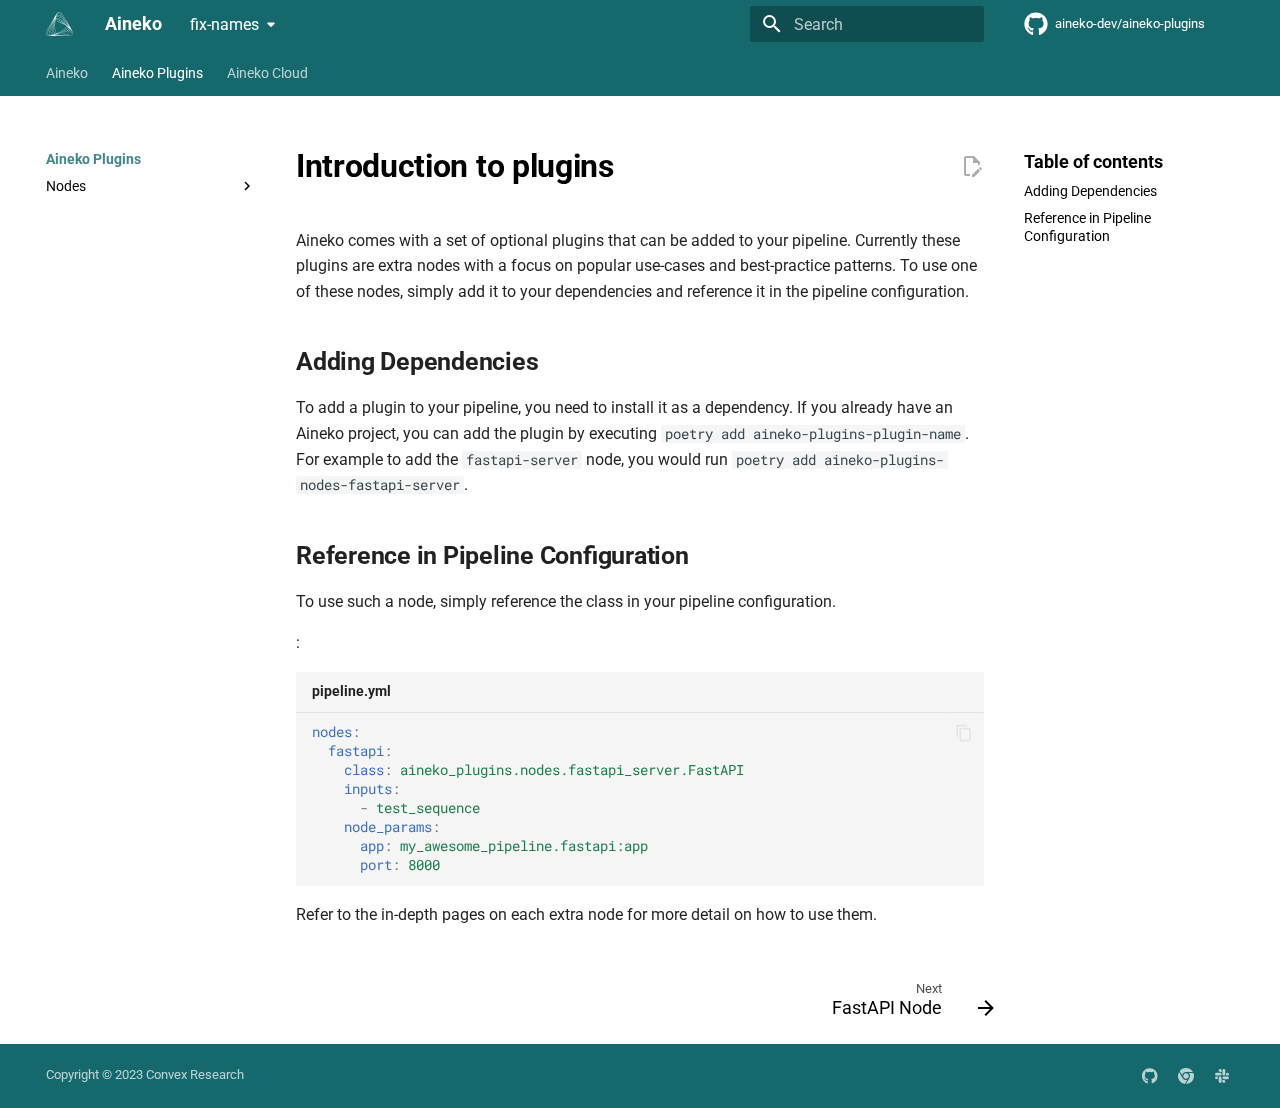
<file: index.html>
<!DOCTYPE html>
<html>
<head>
  <meta charset="utf-8">
  <title>Redirecting</title>
  <noscript>
    <meta http-equiv="refresh" content="1; url=dev/" />
  </noscript>
  <script>
    window.location.replace(
      "dev/" + window.location.search + window.location.hash
    );
  </script>
</head>
<body>
  Redirecting to <a href="dev/">dev/</a>...
</body>
</html>
</file>
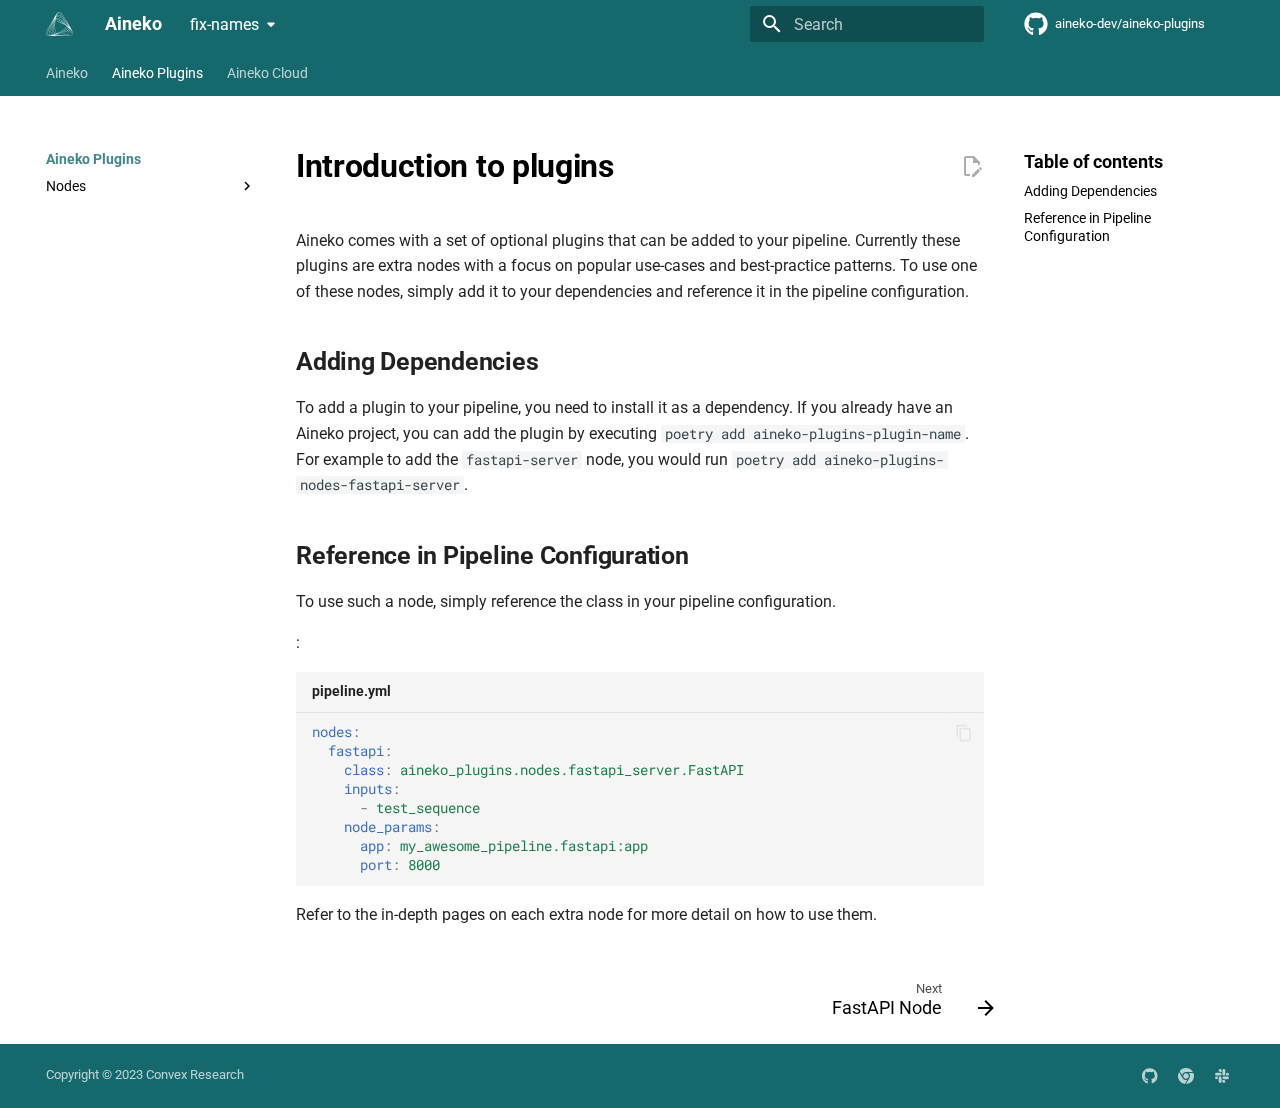
<file: dev/index.html>
<!doctype html>
<html lang="en" class="no-js">
  <head>
    
      <meta charset="utf-8">
      <meta name="viewport" content="width=device-width,initial-scale=1">
      
      
      
        <link rel="canonical" href="https://plugin-docs.aineko.dev/dev/">
      
      
      
        <link rel="next" href="nodes/fastapi-server/">
      
      
        
      
      
      <link rel="icon" href="assets/favicon_green.svg">
      <meta name="generator" content="mkdocs-1.5.3, mkdocs-material-9.5.2+insiders-4.47.1">
    
    
      
        <title>Introduction to plugins - Aineko</title>
      
    
    
      <link rel="stylesheet" href="assets/stylesheets/main.78d85e4f.min.css">
      
        
        <link rel="stylesheet" href="assets/stylesheets/palette.ab4e12ef.min.css">
      
      


    
    
      
    
    
      
        
        
        <link rel="preconnect" href="https://fonts.gstatic.com" crossorigin>
        <link rel="stylesheet" href="https://fonts.googleapis.com/css?family=Roboto:300,300i,400,400i,700,700i%7CRoboto+Mono:400,400i,700,700i&display=fallback">
        <style>:root{--md-text-font:"Roboto";--md-code-font:"Roboto Mono"}</style>
      
    
    
      <link rel="stylesheet" href="assets/_mkdocstrings.css">
    
      <link rel="stylesheet" href="stylesheets/extra.css">
    
    <script>__md_scope=new URL(".",location),__md_hash=e=>[...e].reduce((e,_)=>(e<<5)-e+_.charCodeAt(0),0),__md_get=(e,_=localStorage,t=__md_scope)=>JSON.parse(_.getItem(t.pathname+"."+e)),__md_set=(e,_,t=localStorage,a=__md_scope)=>{try{t.setItem(a.pathname+"."+e,JSON.stringify(_))}catch(e){}}</script>
    
      
  


  
  

<script id="__analytics">function __md_analytics(){function n(){dataLayer.push(arguments)}window.dataLayer=window.dataLayer||[],n("js",new Date),n("config","G-395240980"),document.addEventListener("DOMContentLoaded",function(){document.forms.search&&document.forms.search.query.addEventListener("blur",function(){this.value&&n("event","search",{search_term:this.value})}),document$.subscribe(function(){var a=document.forms.feedback;if(void 0!==a)for(var e of a.querySelectorAll("[type=submit]"))e.addEventListener("click",function(e){e.preventDefault();var t=document.location.pathname,e=this.getAttribute("data-md-value");n("event","feedback",{page:t,data:e}),a.firstElementChild.disabled=!0;e=a.querySelector(".md-feedback__note [data-md-value='"+e+"']");e&&(e.hidden=!1)}),a.hidden=!1}),location$.subscribe(function(e){n("config","G-395240980",{page_path:e.pathname})})});var e=document.createElement("script");e.async=!0,e.src="https://www.googletagmanager.com/gtag/js?id=G-395240980",document.getElementById("__analytics").insertAdjacentElement("afterEnd",e)}</script>
  
    <script>"undefined"!=typeof __md_analytics&&__md_analytics()</script>
  

    
    
   <link href="assets/stylesheets/glightbox.min.css" rel="stylesheet"/><style>
    html.glightbox-open { overflow: initial; height: 100%; }
    .gslide-title { margin-top: 0px; user-select: text; }
    .gslide-desc { color: #666; user-select: text; }
    .gslide-image img { background: white; }
    .gscrollbar-fixer { padding-right: 15px; }
    .gdesc-inner { font-size: 0.75rem; }
    body[data-md-color-scheme="slate"] .gdesc-inner { background: var(--md-default-bg-color);}
    body[data-md-color-scheme="slate"] .gslide-title { color: var(--md-default-fg-color);}
    body[data-md-color-scheme="slate"] .gslide-desc { color: var(--md-default-fg-color);}</style> <script src="assets/javascripts/glightbox.min.js"></script></head>
  
  
    
    
    
    
    
    <body dir="ltr" data-md-color-scheme="aineko" data-md-color-primary="indigo" data-md-color-accent="indigo">
  
    
    <input class="md-toggle" data-md-toggle="drawer" type="checkbox" id="__drawer" autocomplete="off">
    <input class="md-toggle" data-md-toggle="search" type="checkbox" id="__search" autocomplete="off">
    <label class="md-overlay" for="__drawer"></label>
    <div data-md-component="skip">
      
        
        <a href="#introduction-to-plugins" class="md-skip">
          Skip to content
        </a>
      
    </div>
    <div data-md-component="announce">
      
    </div>
    
      <div data-md-color-scheme="default" data-md-component="outdated" hidden>
        
      </div>
    
    
      

<header class="md-header" data-md-component="header">
  <nav class="md-header__inner md-grid" aria-label="Header">
    <a href="." title="Aineko" class="md-header__button md-logo" aria-label="Aineko" data-md-component="logo">
      
  <img src="assets/favicon_white.svg" alt="logo">

    </a>
    <label class="md-header__button md-icon" for="__drawer">
      
      <svg xmlns="http://www.w3.org/2000/svg" viewBox="0 0 24 24"><path d="M3 6h18v2H3V6m0 5h18v2H3v-2m0 5h18v2H3v-2Z"/></svg>
    </label>
    <div class="md-header__title" data-md-component="header-title">
      <div class="md-header__ellipsis">
        <div class="md-header__topic">
          <span class="md-ellipsis">
            Aineko
          </span>
        </div>
        <div class="md-header__topic" data-md-component="header-topic">
          <span class="md-ellipsis">
            
              Introduction to plugins
            
          </span>
        </div>
      </div>
    </div>
    
      
    
    
    
    
      <label class="md-header__button md-icon" for="__search">
        
        <svg xmlns="http://www.w3.org/2000/svg" viewBox="0 0 24 24"><path d="M9.5 3A6.5 6.5 0 0 1 16 9.5c0 1.61-.59 3.09-1.56 4.23l.27.27h.79l5 5-1.5 1.5-5-5v-.79l-.27-.27A6.516 6.516 0 0 1 9.5 16 6.5 6.5 0 0 1 3 9.5 6.5 6.5 0 0 1 9.5 3m0 2C7 5 5 7 5 9.5S7 14 9.5 14 14 12 14 9.5 12 5 9.5 5Z"/></svg>
      </label>
      <div class="md-search" data-md-component="search" role="dialog">
  <label class="md-search__overlay" for="__search"></label>
  <div class="md-search__inner" role="search">
    <form class="md-search__form" name="search">
      <input type="text" class="md-search__input" name="query" aria-label="Search" placeholder="Search" autocapitalize="off" autocorrect="off" autocomplete="off" spellcheck="false" data-md-component="search-query" required>
      <label class="md-search__icon md-icon" for="__search">
        
        <svg xmlns="http://www.w3.org/2000/svg" viewBox="0 0 24 24"><path d="M9.5 3A6.5 6.5 0 0 1 16 9.5c0 1.61-.59 3.09-1.56 4.23l.27.27h.79l5 5-1.5 1.5-5-5v-.79l-.27-.27A6.516 6.516 0 0 1 9.5 16 6.5 6.5 0 0 1 3 9.5 6.5 6.5 0 0 1 9.5 3m0 2C7 5 5 7 5 9.5S7 14 9.5 14 14 12 14 9.5 12 5 9.5 5Z"/></svg>
        
        <svg xmlns="http://www.w3.org/2000/svg" viewBox="0 0 24 24"><path d="M20 11v2H8l5.5 5.5-1.42 1.42L4.16 12l7.92-7.92L13.5 5.5 8 11h12Z"/></svg>
      </label>
      <nav class="md-search__options" aria-label="Search">
        
        <button type="reset" class="md-search__icon md-icon" title="Clear" aria-label="Clear" tabindex="-1">
          
          <svg xmlns="http://www.w3.org/2000/svg" viewBox="0 0 24 24"><path d="M19 6.41 17.59 5 12 10.59 6.41 5 5 6.41 10.59 12 5 17.59 6.41 19 12 13.41 17.59 19 19 17.59 13.41 12 19 6.41Z"/></svg>
        </button>
      </nav>
      
    </form>
    <div class="md-search__output">
      <div class="md-search__scrollwrap" data-md-scrollfix>
        <div class="md-search-result" data-md-component="search-result">
          <div class="md-search-result__meta">
            Initializing search
          </div>
          <ol class="md-search-result__list" role="presentation"></ol>
        </div>
      </div>
    </div>
  </div>
</div>
    
    
      <div class="md-header__source">
        <a href="https://github.com/aineko-dev/aineko-plugins" title="Go to repository" class="md-source" data-md-component="source">
  <div class="md-source__icon md-icon">
    
    <svg xmlns="http://www.w3.org/2000/svg" viewBox="0 0 496 512"><!--! Font Awesome Free 6.5.1 by @fontawesome - https://fontawesome.com License - https://fontawesome.com/license/free (Icons: CC BY 4.0, Fonts: SIL OFL 1.1, Code: MIT License) Copyright 2023 Fonticons, Inc.--><path d="M165.9 397.4c0 2-2.3 3.6-5.2 3.6-3.3.3-5.6-1.3-5.6-3.6 0-2 2.3-3.6 5.2-3.6 3-.3 5.6 1.3 5.6 3.6zm-31.1-4.5c-.7 2 1.3 4.3 4.3 4.9 2.6 1 5.6 0 6.2-2s-1.3-4.3-4.3-5.2c-2.6-.7-5.5.3-6.2 2.3zm44.2-1.7c-2.9.7-4.9 2.6-4.6 4.9.3 2 2.9 3.3 5.9 2.6 2.9-.7 4.9-2.6 4.6-4.6-.3-1.9-3-3.2-5.9-2.9zM244.8 8C106.1 8 0 113.3 0 252c0 110.9 69.8 205.8 169.5 239.2 12.8 2.3 17.3-5.6 17.3-12.1 0-6.2-.3-40.4-.3-61.4 0 0-70 15-84.7-29.8 0 0-11.4-29.1-27.8-36.6 0 0-22.9-15.7 1.6-15.4 0 0 24.9 2 38.6 25.8 21.9 38.6 58.6 27.5 72.9 20.9 2.3-16 8.8-27.1 16-33.7-55.9-6.2-112.3-14.3-112.3-110.5 0-27.5 7.6-41.3 23.6-58.9-2.6-6.5-11.1-33.3 2.6-67.9 20.9-6.5 69 27 69 27 20-5.6 41.5-8.5 62.8-8.5s42.8 2.9 62.8 8.5c0 0 48.1-33.6 69-27 13.7 34.7 5.2 61.4 2.6 67.9 16 17.7 25.8 31.5 25.8 58.9 0 96.5-58.9 104.2-114.8 110.5 9.2 7.9 17 22.9 17 46.4 0 33.7-.3 75.4-.3 83.6 0 6.5 4.6 14.4 17.3 12.1C428.2 457.8 496 362.9 496 252 496 113.3 383.5 8 244.8 8zM97.2 352.9c-1.3 1-1 3.3.7 5.2 1.6 1.6 3.9 2.3 5.2 1 1.3-1 1-3.3-.7-5.2-1.6-1.6-3.9-2.3-5.2-1zm-10.8-8.1c-.7 1.3.3 2.9 2.3 3.9 1.6 1 3.6.7 4.3-.7.7-1.3-.3-2.9-2.3-3.9-2-.6-3.6-.3-4.3.7zm32.4 35.6c-1.6 1.3-1 4.3 1.3 6.2 2.3 2.3 5.2 2.6 6.5 1 1.3-1.3.7-4.3-1.3-6.2-2.2-2.3-5.2-2.6-6.5-1zm-11.4-14.7c-1.6 1-1.6 3.6 0 5.9 1.6 2.3 4.3 3.3 5.6 2.3 1.6-1.3 1.6-3.9 0-6.2-1.4-2.3-4-3.3-5.6-2z"/></svg>
  </div>
  <div class="md-source__repository">
    aineko-dev/aineko-plugins
  </div>
</a>
      </div>
    
  </nav>
  
</header>
    
    <div class="md-container" data-md-component="container">
      
      
        
          
            
<nav class="md-tabs" aria-label="Tabs" data-md-component="tabs">
  <div class="md-grid">
    <ul class="md-tabs__list">
      
        
  
  
  
    <li class="md-tabs__item">
      <a href="https://docs.aineko.dev" class="md-tabs__link">
        
  
    
  
  Aineko

      </a>
    </li>
  

      
        
  
  
    
  
  
    
    
      <li class="md-tabs__item md-tabs__item--active">
        <a href="." class="md-tabs__link">
          
  
    
  
  Aineko Plugins

        </a>
      </li>
    
  

      
        
  
  
  
    <li class="md-tabs__item">
      <a href="https://cloud-docs.aineko.dev" class="md-tabs__link">
        
  
    
  
  Aineko Cloud

      </a>
    </li>
  

      
    </ul>
  </div>
</nav>
          
        
      
      <main class="md-main" data-md-component="main">
        <div class="md-main__inner md-grid">
          
            
              
              <div class="md-sidebar md-sidebar--primary" data-md-component="sidebar" data-md-type="navigation" >
                <div class="md-sidebar__scrollwrap">
                  <div class="md-sidebar__inner">
                    


  


<nav class="md-nav md-nav--primary md-nav--lifted" aria-label="Navigation" data-md-level="0">
  <label class="md-nav__title" for="__drawer">
    <a href="." title="Aineko" class="md-nav__button md-logo" aria-label="Aineko" data-md-component="logo">
      
  <img src="assets/favicon_white.svg" alt="logo">

    </a>
    Aineko
  </label>
  
    <div class="md-nav__source">
      <a href="https://github.com/aineko-dev/aineko-plugins" title="Go to repository" class="md-source" data-md-component="source">
  <div class="md-source__icon md-icon">
    
    <svg xmlns="http://www.w3.org/2000/svg" viewBox="0 0 496 512"><!--! Font Awesome Free 6.5.1 by @fontawesome - https://fontawesome.com License - https://fontawesome.com/license/free (Icons: CC BY 4.0, Fonts: SIL OFL 1.1, Code: MIT License) Copyright 2023 Fonticons, Inc.--><path d="M165.9 397.4c0 2-2.3 3.6-5.2 3.6-3.3.3-5.6-1.3-5.6-3.6 0-2 2.3-3.6 5.2-3.6 3-.3 5.6 1.3 5.6 3.6zm-31.1-4.5c-.7 2 1.3 4.3 4.3 4.9 2.6 1 5.6 0 6.2-2s-1.3-4.3-4.3-5.2c-2.6-.7-5.5.3-6.2 2.3zm44.2-1.7c-2.9.7-4.9 2.6-4.6 4.9.3 2 2.9 3.3 5.9 2.6 2.9-.7 4.9-2.6 4.6-4.6-.3-1.9-3-3.2-5.9-2.9zM244.8 8C106.1 8 0 113.3 0 252c0 110.9 69.8 205.8 169.5 239.2 12.8 2.3 17.3-5.6 17.3-12.1 0-6.2-.3-40.4-.3-61.4 0 0-70 15-84.7-29.8 0 0-11.4-29.1-27.8-36.6 0 0-22.9-15.7 1.6-15.4 0 0 24.9 2 38.6 25.8 21.9 38.6 58.6 27.5 72.9 20.9 2.3-16 8.8-27.1 16-33.7-55.9-6.2-112.3-14.3-112.3-110.5 0-27.5 7.6-41.3 23.6-58.9-2.6-6.5-11.1-33.3 2.6-67.9 20.9-6.5 69 27 69 27 20-5.6 41.5-8.5 62.8-8.5s42.8 2.9 62.8 8.5c0 0 48.1-33.6 69-27 13.7 34.7 5.2 61.4 2.6 67.9 16 17.7 25.8 31.5 25.8 58.9 0 96.5-58.9 104.2-114.8 110.5 9.2 7.9 17 22.9 17 46.4 0 33.7-.3 75.4-.3 83.6 0 6.5 4.6 14.4 17.3 12.1C428.2 457.8 496 362.9 496 252 496 113.3 383.5 8 244.8 8zM97.2 352.9c-1.3 1-1 3.3.7 5.2 1.6 1.6 3.9 2.3 5.2 1 1.3-1 1-3.3-.7-5.2-1.6-1.6-3.9-2.3-5.2-1zm-10.8-8.1c-.7 1.3.3 2.9 2.3 3.9 1.6 1 3.6.7 4.3-.7.7-1.3-.3-2.9-2.3-3.9-2-.6-3.6-.3-4.3.7zm32.4 35.6c-1.6 1.3-1 4.3 1.3 6.2 2.3 2.3 5.2 2.6 6.5 1 1.3-1.3.7-4.3-1.3-6.2-2.2-2.3-5.2-2.6-6.5-1zm-11.4-14.7c-1.6 1-1.6 3.6 0 5.9 1.6 2.3 4.3 3.3 5.6 2.3 1.6-1.3 1.6-3.9 0-6.2-1.4-2.3-4-3.3-5.6-2z"/></svg>
  </div>
  <div class="md-source__repository">
    aineko-dev/aineko-plugins
  </div>
</a>
    </div>
  
  <ul class="md-nav__list" data-md-scrollfix>
    
      
      
  
  
  
  
    <li class="md-nav__item">
      <a href="https://docs.aineko.dev" class="md-nav__link">
        
  
  <span class="md-ellipsis">
    
  
    Aineko
  

    
  </span>
  
  

      </a>
    </li>
  

    
      
      
  
  
    
  
  
  
    
    
      
        
          
        
      
        
      
    
    
    
    
      
      
    
    <li class="md-nav__item md-nav__item--active md-nav__item--section md-nav__item--nested">
      
        
        
        
        <input class="md-nav__toggle md-toggle " type="checkbox" id="__nav_2" checked>
        
          
          
          <div class="md-nav__link md-nav__container">
            <a href="." class="md-nav__link md-nav__link--active">
              
  
  <span class="md-ellipsis">
    
  
    Aineko Plugins
  

    
  </span>
  
  

            </a>
            
              
              <label class="md-nav__link md-nav__link--active" for="__nav_2" id="__nav_2_label" tabindex="">
                <span class="md-nav__icon md-icon"></span>
              </label>
            
          </div>
        
        <nav class="md-nav" data-md-level="1" aria-labelledby="__nav_2_label" aria-expanded="true">
          <label class="md-nav__title" for="__nav_2">
            <span class="md-nav__icon md-icon"></span>
            
  
    Aineko Plugins
  

          </label>
          <ul class="md-nav__list" data-md-scrollfix>
            
              
            
              
                
  
  
  
  
    
    
      
        
      
        
      
        
      
    
    
    
    
    <li class="md-nav__item md-nav__item--nested">
      
        
        
        
        <input class="md-nav__toggle md-toggle " type="checkbox" id="__nav_2_2" >
        
          
          <label class="md-nav__link" for="__nav_2_2" id="__nav_2_2_label" tabindex="0">
            
  
  <span class="md-ellipsis">
    
  
    Nodes
  

    
  </span>
  
  

            <span class="md-nav__icon md-icon"></span>
          </label>
        
        <nav class="md-nav" data-md-level="2" aria-labelledby="__nav_2_2_label" aria-expanded="false">
          <label class="md-nav__title" for="__nav_2_2">
            <span class="md-nav__icon md-icon"></span>
            
  
    Nodes
  

          </label>
          <ul class="md-nav__list" data-md-scrollfix>
            
              
                
  
  
  
  
    <li class="md-nav__item">
      <a href="nodes/fastapi-server/" class="md-nav__link">
        
  
  <span class="md-ellipsis">
    
  
    FastAPI Node
  

    
  </span>
  
  

      </a>
    </li>
  

              
            
              
                
  
  
  
  
    <li class="md-nav__item">
      <a href="nodes/websocket-client/" class="md-nav__link">
        
  
  <span class="md-ellipsis">
    
  
    WebSocketClient Node
  

    
  </span>
  
  

      </a>
    </li>
  

              
            
              
                
  
  
  
  
    <li class="md-nav__item">
      <a href="nodes/http-poller/" class="md-nav__link">
        
  
  <span class="md-ellipsis">
    
  
    HTTPPoller Node
  

    
  </span>
  
  

      </a>
    </li>
  

              
            
          </ul>
        </nav>
      
    </li>
  

              
            
          </ul>
        </nav>
      
    </li>
  

    
      
      
  
  
  
  
    <li class="md-nav__item">
      <a href="https://cloud-docs.aineko.dev" class="md-nav__link">
        
  
  <span class="md-ellipsis">
    
  
    Aineko Cloud
  

    
  </span>
  
  

      </a>
    </li>
  

    
  </ul>
</nav>
                  </div>
                </div>
              </div>
            
            
              
              <div class="md-sidebar md-sidebar--secondary" data-md-component="sidebar" data-md-type="toc" >
                <div class="md-sidebar__scrollwrap">
                  <div class="md-sidebar__inner">
                    

<nav class="md-nav md-nav--secondary" aria-label="Table of contents">
  
  
  
    
  
  
    <label class="md-nav__title" for="__toc">
      <span class="md-nav__icon md-icon"></span>
      Table of contents
    </label>
    <ul class="md-nav__list" data-md-component="toc" data-md-scrollfix>
      
        <li class="md-nav__item">
  <a href="#adding-dependencies" class="md-nav__link">
    <span class="md-ellipsis">
      
        Adding Dependencies
      
    </span>
  </a>
  
</li>
      
        <li class="md-nav__item">
  <a href="#reference-in-pipeline-configuration" class="md-nav__link">
    <span class="md-ellipsis">
      
        Reference in Pipeline Configuration
      
    </span>
  </a>
  
</li>
      
    </ul>
  
</nav>
                  </div>
                </div>
              </div>
            
          
          
            <div class="md-content" data-md-component="content">
              
                




              
              <article class="md-content__inner md-typeset">
                
                  

  
    <a href="https://github.com/aineko-dev/aineko-plugins/edit/develop/docs/index.md" title="Edit this page" class="md-content__button md-icon">
      
      <svg xmlns="http://www.w3.org/2000/svg" viewBox="0 0 24 24"><path d="M10 20H6V4h7v5h5v3.1l2-2V8l-6-6H6c-1.1 0-2 .9-2 2v16c0 1.1.9 2 2 2h4v-2m10.2-7c.1 0 .3.1.4.2l1.3 1.3c.2.2.2.6 0 .8l-1 1-2.1-2.1 1-1c.1-.1.2-.2.4-.2m0 3.9L14.1 23H12v-2.1l6.1-6.1 2.1 2.1Z"/></svg>
    </a>
  
  


<h1 id="introduction-to-plugins">Introduction to plugins</h1>
<p>Aineko comes with a set of optional plugins that can be added to your pipeline. Currently these plugins are extra nodes with a focus on popular use-cases and best-practice patterns.
To use one of these nodes, simply add it to your dependencies and reference it in the pipeline configuration.</p>
<h2 id="adding-dependencies">Adding Dependencies</h2>
<p>To add a plugin to your pipeline, you need to install it as a dependency. If you already have an Aineko project, you can add the plugin by executing <code>poetry add aineko-plugins-plugin-name</code>. For example to add the <code>fastapi-server</code> node, you would run <code>poetry add aineko-plugins-nodes-fastapi-server</code>.</p>
<h2 id="reference-in-pipeline-configuration">Reference in Pipeline Configuration</h2>
<p>To use such a node, simply reference the class in your pipeline configuration.</p>
<p>:
    <div class="highlight"><span class="filename">pipeline.yml</span><pre><span></span><code><span class="nt">nodes</span><span class="p">:</span>
<span class="w">  </span><span class="nt">fastapi</span><span class="p">:</span>
<span class="w">    </span><span class="nt">class</span><span class="p">:</span><span class="w"> </span><span class="l l-Scalar l-Scalar-Plain">aineko_plugins.nodes.fastapi_server.FastAPI</span>
<span class="w">    </span><span class="nt">inputs</span><span class="p">:</span>
<span class="w">      </span><span class="p p-Indicator">-</span><span class="w"> </span><span class="l l-Scalar l-Scalar-Plain">test_sequence</span>
<span class="w">    </span><span class="nt">node_params</span><span class="p">:</span>
<span class="w">      </span><span class="nt">app</span><span class="p">:</span><span class="w"> </span><span class="l l-Scalar l-Scalar-Plain">my_awesome_pipeline.fastapi:app</span>
<span class="w">      </span><span class="nt">port</span><span class="p">:</span><span class="w"> </span><span class="l l-Scalar l-Scalar-Plain">8000</span>
</code></pre></div></p>
<p>Refer to the in-depth pages on each extra node for more detail on how to use them.</p>









  




                
              </article>
            </div>
          
          
<script>var target=document.getElementById(location.hash.slice(1));target&&target.name&&(target.checked=target.name.startsWith("__tabbed_"))</script>
        </div>
        
          <button type="button" class="md-top md-icon" data-md-component="top" hidden>
  
  <svg xmlns="http://www.w3.org/2000/svg" viewBox="0 0 24 24"><path d="M13 20h-2V8l-5.5 5.5-1.42-1.42L12 4.16l7.92 7.92-1.42 1.42L13 8v12Z"/></svg>
  Back to top
</button>
        
      </main>
      
        <footer class="md-footer">
  
    
      
      <nav class="md-footer__inner md-grid" aria-label="Footer" >
        
        
          
          <a href="nodes/fastapi-server/" class="md-footer__link md-footer__link--next" aria-label="Next: FastAPI Node">
            <div class="md-footer__title">
              <span class="md-footer__direction">
                Next
              </span>
              <div class="md-ellipsis">
                FastAPI Node
              </div>
            </div>
            <div class="md-footer__button md-icon">
              
              <svg xmlns="http://www.w3.org/2000/svg" viewBox="0 0 24 24"><path d="M4 11v2h12l-5.5 5.5 1.42 1.42L19.84 12l-7.92-7.92L10.5 5.5 16 11H4Z"/></svg>
            </div>
          </a>
        
      </nav>
    
  
  <div class="md-footer-meta md-typeset">
    <div class="md-footer-meta__inner md-grid">
      <div class="md-copyright">
  
    <div class="md-copyright__highlight">
      Copyright &copy; 2023 Convex Research
    </div>
  
  
</div>
      
        <div class="md-social">
  
    
    
    
    
      
      
    
    <a href="https://github.com/aineko-dev/aineko-plugins" target="_blank" rel="noopener" title="github.com" class="md-social__link">
      <svg xmlns="http://www.w3.org/2000/svg" viewBox="0 0 496 512"><!--! Font Awesome Free 6.5.1 by @fontawesome - https://fontawesome.com License - https://fontawesome.com/license/free (Icons: CC BY 4.0, Fonts: SIL OFL 1.1, Code: MIT License) Copyright 2023 Fonticons, Inc.--><path d="M165.9 397.4c0 2-2.3 3.6-5.2 3.6-3.3.3-5.6-1.3-5.6-3.6 0-2 2.3-3.6 5.2-3.6 3-.3 5.6 1.3 5.6 3.6zm-31.1-4.5c-.7 2 1.3 4.3 4.3 4.9 2.6 1 5.6 0 6.2-2s-1.3-4.3-4.3-5.2c-2.6-.7-5.5.3-6.2 2.3zm44.2-1.7c-2.9.7-4.9 2.6-4.6 4.9.3 2 2.9 3.3 5.9 2.6 2.9-.7 4.9-2.6 4.6-4.6-.3-1.9-3-3.2-5.9-2.9zM244.8 8C106.1 8 0 113.3 0 252c0 110.9 69.8 205.8 169.5 239.2 12.8 2.3 17.3-5.6 17.3-12.1 0-6.2-.3-40.4-.3-61.4 0 0-70 15-84.7-29.8 0 0-11.4-29.1-27.8-36.6 0 0-22.9-15.7 1.6-15.4 0 0 24.9 2 38.6 25.8 21.9 38.6 58.6 27.5 72.9 20.9 2.3-16 8.8-27.1 16-33.7-55.9-6.2-112.3-14.3-112.3-110.5 0-27.5 7.6-41.3 23.6-58.9-2.6-6.5-11.1-33.3 2.6-67.9 20.9-6.5 69 27 69 27 20-5.6 41.5-8.5 62.8-8.5s42.8 2.9 62.8 8.5c0 0 48.1-33.6 69-27 13.7 34.7 5.2 61.4 2.6 67.9 16 17.7 25.8 31.5 25.8 58.9 0 96.5-58.9 104.2-114.8 110.5 9.2 7.9 17 22.9 17 46.4 0 33.7-.3 75.4-.3 83.6 0 6.5 4.6 14.4 17.3 12.1C428.2 457.8 496 362.9 496 252 496 113.3 383.5 8 244.8 8zM97.2 352.9c-1.3 1-1 3.3.7 5.2 1.6 1.6 3.9 2.3 5.2 1 1.3-1 1-3.3-.7-5.2-1.6-1.6-3.9-2.3-5.2-1zm-10.8-8.1c-.7 1.3.3 2.9 2.3 3.9 1.6 1 3.6.7 4.3-.7.7-1.3-.3-2.9-2.3-3.9-2-.6-3.6-.3-4.3.7zm32.4 35.6c-1.6 1.3-1 4.3 1.3 6.2 2.3 2.3 5.2 2.6 6.5 1 1.3-1.3.7-4.3-1.3-6.2-2.2-2.3-5.2-2.6-6.5-1zm-11.4-14.7c-1.6 1-1.6 3.6 0 5.9 1.6 2.3 4.3 3.3 5.6 2.3 1.6-1.3 1.6-3.9 0-6.2-1.4-2.3-4-3.3-5.6-2z"/></svg>
    </a>
  
    
    
    
    
      
      
    
    <a href="https://aineko.dev" target="_blank" rel="noopener" title="aineko.dev" class="md-social__link">
      <svg xmlns="http://www.w3.org/2000/svg" viewBox="0 0 512 512"><!--! Font Awesome Free 6.5.1 by @fontawesome - https://fontawesome.com License - https://fontawesome.com/license/free (Icons: CC BY 4.0, Fonts: SIL OFL 1.1, Code: MIT License) Copyright 2023 Fonticons, Inc.--><path d="M0 256c0-46.6 12.47-90.4 34.27-128.9L144.1 318.3C166 357.5 207.9 384 256 384c14.3 0 27.1-2.3 40.8-6.6l-76.3 132.2C95.9 492.3 0 385.3 0 256zm365.1 65.6c12.3-19.2 18.9-42.5 18.9-65.6 0-38.2-16.8-72.5-43.3-96h152.7c12 29.6 18.6 62.1 18.6 96 0 141.4-114.6 255.1-256 256l109.1-190.4zM477.8 128H256c-62.9 0-113.7 44.1-125.5 102.7L54.19 98.47C101 38.53 174 0 256 0c94.8 0 177.5 51.48 221.8 128zM168 256c0-48.6 39.4-88 88-88s88 39.4 88 88-39.4 88-88 88-88-39.4-88-88z"/></svg>
    </a>
  
    
    
    
    
      
      
    
    <a href="https://aineko-dev.slack.com" target="_blank" rel="noopener" title="aineko-dev.slack.com" class="md-social__link">
      <svg xmlns="http://www.w3.org/2000/svg" viewBox="0 0 448 512"><!--! Font Awesome Free 6.5.1 by @fontawesome - https://fontawesome.com License - https://fontawesome.com/license/free (Icons: CC BY 4.0, Fonts: SIL OFL 1.1, Code: MIT License) Copyright 2023 Fonticons, Inc.--><path d="M94.12 315.1c0 25.9-21.16 47.06-47.06 47.06S0 341 0 315.1c0-25.9 21.16-47.06 47.06-47.06h47.06v47.06zm23.72 0c0-25.9 21.16-47.06 47.06-47.06s47.06 21.16 47.06 47.06v117.84c0 25.9-21.16 47.06-47.06 47.06s-47.06-21.16-47.06-47.06V315.1zm47.06-188.98c-25.9 0-47.06-21.16-47.06-47.06S139 32 164.9 32s47.06 21.16 47.06 47.06v47.06H164.9zm0 23.72c25.9 0 47.06 21.16 47.06 47.06s-21.16 47.06-47.06 47.06H47.06C21.16 243.96 0 222.8 0 196.9s21.16-47.06 47.06-47.06H164.9zm188.98 47.06c0-25.9 21.16-47.06 47.06-47.06 25.9 0 47.06 21.16 47.06 47.06s-21.16 47.06-47.06 47.06h-47.06V196.9zm-23.72 0c0 25.9-21.16 47.06-47.06 47.06-25.9 0-47.06-21.16-47.06-47.06V79.06c0-25.9 21.16-47.06 47.06-47.06 25.9 0 47.06 21.16 47.06 47.06V196.9zM283.1 385.88c25.9 0 47.06 21.16 47.06 47.06 0 25.9-21.16 47.06-47.06 47.06-25.9 0-47.06-21.16-47.06-47.06v-47.06h47.06zm0-23.72c-25.9 0-47.06-21.16-47.06-47.06 0-25.9 21.16-47.06 47.06-47.06h117.84c25.9 0 47.06 21.16 47.06 47.06 0 25.9-21.16 47.06-47.06 47.06H283.1z"/></svg>
    </a>
  
</div>
      
    </div>
  </div>
</footer>
      
    </div>
    <div class="md-dialog" data-md-component="dialog">
      <div class="md-dialog__inner md-typeset"></div>
    </div>
    
    
    <script id="__config" type="application/json">{"base": ".", "features": ["content.action.edit", "content.code.copy", "navigation.tabs", "navigation.path", "navigation.footer", "navigation.indexes", "navigation.tracking", "navigation.top", "toc.follow", "content.code.annotate"], "search": "assets/javascripts/workers/search.1e90e0fb.min.js", "translations": {"clipboard.copied": "Copied to clipboard", "clipboard.copy": "Copy to clipboard", "search.result.more.one": "1 more on this page", "search.result.more.other": "# more on this page", "search.result.none": "No matching documents", "search.result.one": "1 matching document", "search.result.other": "# matching documents", "search.result.placeholder": "Type to start searching", "search.result.term.missing": "Missing", "select.version": "Select version"}, "version": {"provider": "mike"}}</script>
    
    
      <script src="assets/javascripts/bundle.8e8db93a.min.js"></script>
      
    
  <script>document$.subscribe(() => {const lightbox = GLightbox({"touchNavigation": true, "loop": false, "zoomable": true, "draggable": true, "openEffect": "zoom", "closeEffect": "zoom", "slideEffect": "slide"});})</script></body>
</html>
</file>
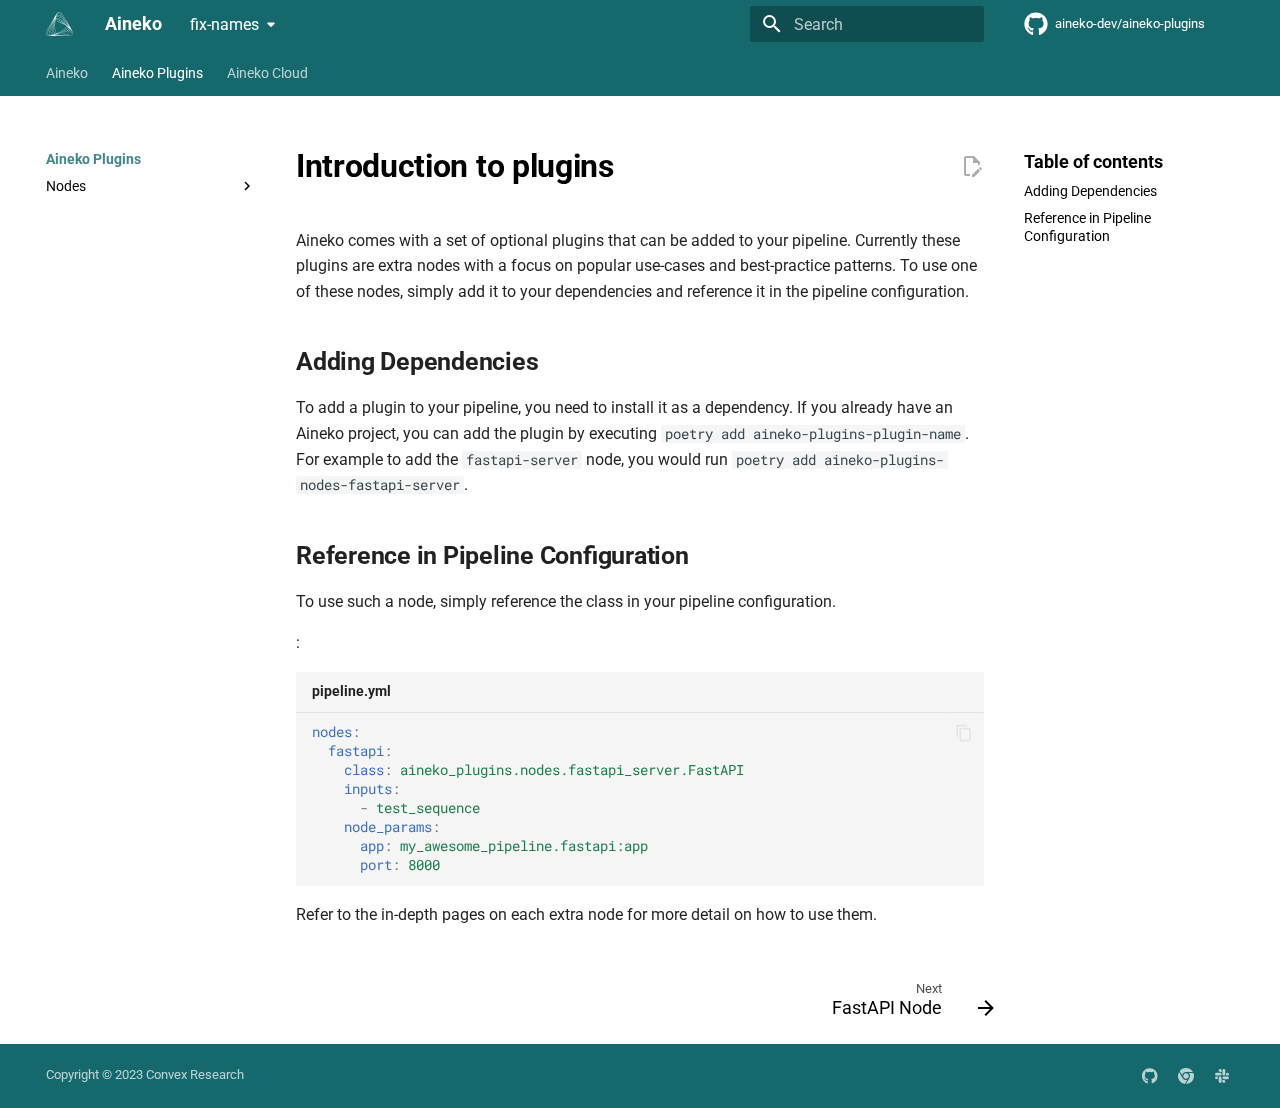
<file: fix-names/index.html>
<!doctype html>
<html lang="en" class="no-js">
  <head>
    
      <meta charset="utf-8">
      <meta name="viewport" content="width=device-width,initial-scale=1">
      
      
      
        <link rel="canonical" href="https://plugin-docs.aineko.dev/fix-names/">
      
      
      
        <link rel="next" href="nodes/fastapi-server/">
      
      
        
      
      
      <link rel="icon" href="assets/favicon_green.svg">
      <meta name="generator" content="mkdocs-1.5.3, mkdocs-material-9.5.2+insiders-4.47.1">
    
    
      
        <title>Introduction to plugins - Aineko</title>
      
    
    
      <link rel="stylesheet" href="assets/stylesheets/main.78d85e4f.min.css">
      
        
        <link rel="stylesheet" href="assets/stylesheets/palette.ab4e12ef.min.css">
      
      


    
    
      
    
    
      
        
        
        <link rel="preconnect" href="https://fonts.gstatic.com" crossorigin>
        <link rel="stylesheet" href="https://fonts.googleapis.com/css?family=Roboto:300,300i,400,400i,700,700i%7CRoboto+Mono:400,400i,700,700i&display=fallback">
        <style>:root{--md-text-font:"Roboto";--md-code-font:"Roboto Mono"}</style>
      
    
    
      <link rel="stylesheet" href="assets/_mkdocstrings.css">
    
      <link rel="stylesheet" href="stylesheets/extra.css">
    
    <script>__md_scope=new URL(".",location),__md_hash=e=>[...e].reduce((e,_)=>(e<<5)-e+_.charCodeAt(0),0),__md_get=(e,_=localStorage,t=__md_scope)=>JSON.parse(_.getItem(t.pathname+"."+e)),__md_set=(e,_,t=localStorage,a=__md_scope)=>{try{t.setItem(a.pathname+"."+e,JSON.stringify(_))}catch(e){}}</script>
    
      
  


  
  

<script id="__analytics">function __md_analytics(){function n(){dataLayer.push(arguments)}window.dataLayer=window.dataLayer||[],n("js",new Date),n("config","G-395240980"),document.addEventListener("DOMContentLoaded",function(){document.forms.search&&document.forms.search.query.addEventListener("blur",function(){this.value&&n("event","search",{search_term:this.value})}),document$.subscribe(function(){var a=document.forms.feedback;if(void 0!==a)for(var e of a.querySelectorAll("[type=submit]"))e.addEventListener("click",function(e){e.preventDefault();var t=document.location.pathname,e=this.getAttribute("data-md-value");n("event","feedback",{page:t,data:e}),a.firstElementChild.disabled=!0;e=a.querySelector(".md-feedback__note [data-md-value='"+e+"']");e&&(e.hidden=!1)}),a.hidden=!1}),location$.subscribe(function(e){n("config","G-395240980",{page_path:e.pathname})})});var e=document.createElement("script");e.async=!0,e.src="https://www.googletagmanager.com/gtag/js?id=G-395240980",document.getElementById("__analytics").insertAdjacentElement("afterEnd",e)}</script>
  
    <script>"undefined"!=typeof __md_analytics&&__md_analytics()</script>
  

    
    
   <link href="assets/stylesheets/glightbox.min.css" rel="stylesheet"/><style>
    html.glightbox-open { overflow: initial; height: 100%; }
    .gslide-title { margin-top: 0px; user-select: text; }
    .gslide-desc { color: #666; user-select: text; }
    .gslide-image img { background: white; }
    .gscrollbar-fixer { padding-right: 15px; }
    .gdesc-inner { font-size: 0.75rem; }
    body[data-md-color-scheme="slate"] .gdesc-inner { background: var(--md-default-bg-color);}
    body[data-md-color-scheme="slate"] .gslide-title { color: var(--md-default-fg-color);}
    body[data-md-color-scheme="slate"] .gslide-desc { color: var(--md-default-fg-color);}</style> <script src="assets/javascripts/glightbox.min.js"></script></head>
  
  
    
    
    
    
    
    <body dir="ltr" data-md-color-scheme="aineko" data-md-color-primary="indigo" data-md-color-accent="indigo">
  
    
    <input class="md-toggle" data-md-toggle="drawer" type="checkbox" id="__drawer" autocomplete="off">
    <input class="md-toggle" data-md-toggle="search" type="checkbox" id="__search" autocomplete="off">
    <label class="md-overlay" for="__drawer"></label>
    <div data-md-component="skip">
      
        
        <a href="#introduction-to-plugins" class="md-skip">
          Skip to content
        </a>
      
    </div>
    <div data-md-component="announce">
      
    </div>
    
      <div data-md-color-scheme="default" data-md-component="outdated" hidden>
        
      </div>
    
    
      

<header class="md-header" data-md-component="header">
  <nav class="md-header__inner md-grid" aria-label="Header">
    <a href="." title="Aineko" class="md-header__button md-logo" aria-label="Aineko" data-md-component="logo">
      
  <img src="assets/favicon_white.svg" alt="logo">

    </a>
    <label class="md-header__button md-icon" for="__drawer">
      
      <svg xmlns="http://www.w3.org/2000/svg" viewBox="0 0 24 24"><path d="M3 6h18v2H3V6m0 5h18v2H3v-2m0 5h18v2H3v-2Z"/></svg>
    </label>
    <div class="md-header__title" data-md-component="header-title">
      <div class="md-header__ellipsis">
        <div class="md-header__topic">
          <span class="md-ellipsis">
            Aineko
          </span>
        </div>
        <div class="md-header__topic" data-md-component="header-topic">
          <span class="md-ellipsis">
            
              Introduction to plugins
            
          </span>
        </div>
      </div>
    </div>
    
      
    
    
    
    
      <label class="md-header__button md-icon" for="__search">
        
        <svg xmlns="http://www.w3.org/2000/svg" viewBox="0 0 24 24"><path d="M9.5 3A6.5 6.5 0 0 1 16 9.5c0 1.61-.59 3.09-1.56 4.23l.27.27h.79l5 5-1.5 1.5-5-5v-.79l-.27-.27A6.516 6.516 0 0 1 9.5 16 6.5 6.5 0 0 1 3 9.5 6.5 6.5 0 0 1 9.5 3m0 2C7 5 5 7 5 9.5S7 14 9.5 14 14 12 14 9.5 12 5 9.5 5Z"/></svg>
      </label>
      <div class="md-search" data-md-component="search" role="dialog">
  <label class="md-search__overlay" for="__search"></label>
  <div class="md-search__inner" role="search">
    <form class="md-search__form" name="search">
      <input type="text" class="md-search__input" name="query" aria-label="Search" placeholder="Search" autocapitalize="off" autocorrect="off" autocomplete="off" spellcheck="false" data-md-component="search-query" required>
      <label class="md-search__icon md-icon" for="__search">
        
        <svg xmlns="http://www.w3.org/2000/svg" viewBox="0 0 24 24"><path d="M9.5 3A6.5 6.5 0 0 1 16 9.5c0 1.61-.59 3.09-1.56 4.23l.27.27h.79l5 5-1.5 1.5-5-5v-.79l-.27-.27A6.516 6.516 0 0 1 9.5 16 6.5 6.5 0 0 1 3 9.5 6.5 6.5 0 0 1 9.5 3m0 2C7 5 5 7 5 9.5S7 14 9.5 14 14 12 14 9.5 12 5 9.5 5Z"/></svg>
        
        <svg xmlns="http://www.w3.org/2000/svg" viewBox="0 0 24 24"><path d="M20 11v2H8l5.5 5.5-1.42 1.42L4.16 12l7.92-7.92L13.5 5.5 8 11h12Z"/></svg>
      </label>
      <nav class="md-search__options" aria-label="Search">
        
        <button type="reset" class="md-search__icon md-icon" title="Clear" aria-label="Clear" tabindex="-1">
          
          <svg xmlns="http://www.w3.org/2000/svg" viewBox="0 0 24 24"><path d="M19 6.41 17.59 5 12 10.59 6.41 5 5 6.41 10.59 12 5 17.59 6.41 19 12 13.41 17.59 19 19 17.59 13.41 12 19 6.41Z"/></svg>
        </button>
      </nav>
      
    </form>
    <div class="md-search__output">
      <div class="md-search__scrollwrap" data-md-scrollfix>
        <div class="md-search-result" data-md-component="search-result">
          <div class="md-search-result__meta">
            Initializing search
          </div>
          <ol class="md-search-result__list" role="presentation"></ol>
        </div>
      </div>
    </div>
  </div>
</div>
    
    
      <div class="md-header__source">
        <a href="https://github.com/aineko-dev/aineko-plugins" title="Go to repository" class="md-source" data-md-component="source">
  <div class="md-source__icon md-icon">
    
    <svg xmlns="http://www.w3.org/2000/svg" viewBox="0 0 496 512"><!--! Font Awesome Free 6.5.1 by @fontawesome - https://fontawesome.com License - https://fontawesome.com/license/free (Icons: CC BY 4.0, Fonts: SIL OFL 1.1, Code: MIT License) Copyright 2023 Fonticons, Inc.--><path d="M165.9 397.4c0 2-2.3 3.6-5.2 3.6-3.3.3-5.6-1.3-5.6-3.6 0-2 2.3-3.6 5.2-3.6 3-.3 5.6 1.3 5.6 3.6zm-31.1-4.5c-.7 2 1.3 4.3 4.3 4.9 2.6 1 5.6 0 6.2-2s-1.3-4.3-4.3-5.2c-2.6-.7-5.5.3-6.2 2.3zm44.2-1.7c-2.9.7-4.9 2.6-4.6 4.9.3 2 2.9 3.3 5.9 2.6 2.9-.7 4.9-2.6 4.6-4.6-.3-1.9-3-3.2-5.9-2.9zM244.8 8C106.1 8 0 113.3 0 252c0 110.9 69.8 205.8 169.5 239.2 12.8 2.3 17.3-5.6 17.3-12.1 0-6.2-.3-40.4-.3-61.4 0 0-70 15-84.7-29.8 0 0-11.4-29.1-27.8-36.6 0 0-22.9-15.7 1.6-15.4 0 0 24.9 2 38.6 25.8 21.9 38.6 58.6 27.5 72.9 20.9 2.3-16 8.8-27.1 16-33.7-55.9-6.2-112.3-14.3-112.3-110.5 0-27.5 7.6-41.3 23.6-58.9-2.6-6.5-11.1-33.3 2.6-67.9 20.9-6.5 69 27 69 27 20-5.6 41.5-8.5 62.8-8.5s42.8 2.9 62.8 8.5c0 0 48.1-33.6 69-27 13.7 34.7 5.2 61.4 2.6 67.9 16 17.7 25.8 31.5 25.8 58.9 0 96.5-58.9 104.2-114.8 110.5 9.2 7.9 17 22.9 17 46.4 0 33.7-.3 75.4-.3 83.6 0 6.5 4.6 14.4 17.3 12.1C428.2 457.8 496 362.9 496 252 496 113.3 383.5 8 244.8 8zM97.2 352.9c-1.3 1-1 3.3.7 5.2 1.6 1.6 3.9 2.3 5.2 1 1.3-1 1-3.3-.7-5.2-1.6-1.6-3.9-2.3-5.2-1zm-10.8-8.1c-.7 1.3.3 2.9 2.3 3.9 1.6 1 3.6.7 4.3-.7.7-1.3-.3-2.9-2.3-3.9-2-.6-3.6-.3-4.3.7zm32.4 35.6c-1.6 1.3-1 4.3 1.3 6.2 2.3 2.3 5.2 2.6 6.5 1 1.3-1.3.7-4.3-1.3-6.2-2.2-2.3-5.2-2.6-6.5-1zm-11.4-14.7c-1.6 1-1.6 3.6 0 5.9 1.6 2.3 4.3 3.3 5.6 2.3 1.6-1.3 1.6-3.9 0-6.2-1.4-2.3-4-3.3-5.6-2z"/></svg>
  </div>
  <div class="md-source__repository">
    aineko-dev/aineko-plugins
  </div>
</a>
      </div>
    
  </nav>
  
</header>
    
    <div class="md-container" data-md-component="container">
      
      
        
          
            
<nav class="md-tabs" aria-label="Tabs" data-md-component="tabs">
  <div class="md-grid">
    <ul class="md-tabs__list">
      
        
  
  
  
    <li class="md-tabs__item">
      <a href="https://docs.aineko.dev" class="md-tabs__link">
        
  
    
  
  Aineko

      </a>
    </li>
  

      
        
  
  
    
  
  
    
    
      <li class="md-tabs__item md-tabs__item--active">
        <a href="." class="md-tabs__link">
          
  
    
  
  Aineko Plugins

        </a>
      </li>
    
  

      
        
  
  
  
    <li class="md-tabs__item">
      <a href="https://cloud-docs.aineko.dev" class="md-tabs__link">
        
  
    
  
  Aineko Cloud

      </a>
    </li>
  

      
    </ul>
  </div>
</nav>
          
        
      
      <main class="md-main" data-md-component="main">
        <div class="md-main__inner md-grid">
          
            
              
              <div class="md-sidebar md-sidebar--primary" data-md-component="sidebar" data-md-type="navigation" >
                <div class="md-sidebar__scrollwrap">
                  <div class="md-sidebar__inner">
                    


  


<nav class="md-nav md-nav--primary md-nav--lifted" aria-label="Navigation" data-md-level="0">
  <label class="md-nav__title" for="__drawer">
    <a href="." title="Aineko" class="md-nav__button md-logo" aria-label="Aineko" data-md-component="logo">
      
  <img src="assets/favicon_white.svg" alt="logo">

    </a>
    Aineko
  </label>
  
    <div class="md-nav__source">
      <a href="https://github.com/aineko-dev/aineko-plugins" title="Go to repository" class="md-source" data-md-component="source">
  <div class="md-source__icon md-icon">
    
    <svg xmlns="http://www.w3.org/2000/svg" viewBox="0 0 496 512"><!--! Font Awesome Free 6.5.1 by @fontawesome - https://fontawesome.com License - https://fontawesome.com/license/free (Icons: CC BY 4.0, Fonts: SIL OFL 1.1, Code: MIT License) Copyright 2023 Fonticons, Inc.--><path d="M165.9 397.4c0 2-2.3 3.6-5.2 3.6-3.3.3-5.6-1.3-5.6-3.6 0-2 2.3-3.6 5.2-3.6 3-.3 5.6 1.3 5.6 3.6zm-31.1-4.5c-.7 2 1.3 4.3 4.3 4.9 2.6 1 5.6 0 6.2-2s-1.3-4.3-4.3-5.2c-2.6-.7-5.5.3-6.2 2.3zm44.2-1.7c-2.9.7-4.9 2.6-4.6 4.9.3 2 2.9 3.3 5.9 2.6 2.9-.7 4.9-2.6 4.6-4.6-.3-1.9-3-3.2-5.9-2.9zM244.8 8C106.1 8 0 113.3 0 252c0 110.9 69.8 205.8 169.5 239.2 12.8 2.3 17.3-5.6 17.3-12.1 0-6.2-.3-40.4-.3-61.4 0 0-70 15-84.7-29.8 0 0-11.4-29.1-27.8-36.6 0 0-22.9-15.7 1.6-15.4 0 0 24.9 2 38.6 25.8 21.9 38.6 58.6 27.5 72.9 20.9 2.3-16 8.8-27.1 16-33.7-55.9-6.2-112.3-14.3-112.3-110.5 0-27.5 7.6-41.3 23.6-58.9-2.6-6.5-11.1-33.3 2.6-67.9 20.9-6.5 69 27 69 27 20-5.6 41.5-8.5 62.8-8.5s42.8 2.9 62.8 8.5c0 0 48.1-33.6 69-27 13.7 34.7 5.2 61.4 2.6 67.9 16 17.7 25.8 31.5 25.8 58.9 0 96.5-58.9 104.2-114.8 110.5 9.2 7.9 17 22.9 17 46.4 0 33.7-.3 75.4-.3 83.6 0 6.5 4.6 14.4 17.3 12.1C428.2 457.8 496 362.9 496 252 496 113.3 383.5 8 244.8 8zM97.2 352.9c-1.3 1-1 3.3.7 5.2 1.6 1.6 3.9 2.3 5.2 1 1.3-1 1-3.3-.7-5.2-1.6-1.6-3.9-2.3-5.2-1zm-10.8-8.1c-.7 1.3.3 2.9 2.3 3.9 1.6 1 3.6.7 4.3-.7.7-1.3-.3-2.9-2.3-3.9-2-.6-3.6-.3-4.3.7zm32.4 35.6c-1.6 1.3-1 4.3 1.3 6.2 2.3 2.3 5.2 2.6 6.5 1 1.3-1.3.7-4.3-1.3-6.2-2.2-2.3-5.2-2.6-6.5-1zm-11.4-14.7c-1.6 1-1.6 3.6 0 5.9 1.6 2.3 4.3 3.3 5.6 2.3 1.6-1.3 1.6-3.9 0-6.2-1.4-2.3-4-3.3-5.6-2z"/></svg>
  </div>
  <div class="md-source__repository">
    aineko-dev/aineko-plugins
  </div>
</a>
    </div>
  
  <ul class="md-nav__list" data-md-scrollfix>
    
      
      
  
  
  
  
    <li class="md-nav__item">
      <a href="https://docs.aineko.dev" class="md-nav__link">
        
  
  <span class="md-ellipsis">
    
  
    Aineko
  

    
  </span>
  
  

      </a>
    </li>
  

    
      
      
  
  
    
  
  
  
    
    
      
        
          
        
      
        
      
    
    
    
    
      
      
    
    <li class="md-nav__item md-nav__item--active md-nav__item--section md-nav__item--nested">
      
        
        
        
        <input class="md-nav__toggle md-toggle " type="checkbox" id="__nav_2" checked>
        
          
          
          <div class="md-nav__link md-nav__container">
            <a href="." class="md-nav__link md-nav__link--active">
              
  
  <span class="md-ellipsis">
    
  
    Aineko Plugins
  

    
  </span>
  
  

            </a>
            
              
              <label class="md-nav__link md-nav__link--active" for="__nav_2" id="__nav_2_label" tabindex="">
                <span class="md-nav__icon md-icon"></span>
              </label>
            
          </div>
        
        <nav class="md-nav" data-md-level="1" aria-labelledby="__nav_2_label" aria-expanded="true">
          <label class="md-nav__title" for="__nav_2">
            <span class="md-nav__icon md-icon"></span>
            
  
    Aineko Plugins
  

          </label>
          <ul class="md-nav__list" data-md-scrollfix>
            
              
            
              
                
  
  
  
  
    
    
      
        
      
        
      
        
      
    
    
    
    
    <li class="md-nav__item md-nav__item--nested">
      
        
        
        
        <input class="md-nav__toggle md-toggle " type="checkbox" id="__nav_2_2" >
        
          
          <label class="md-nav__link" for="__nav_2_2" id="__nav_2_2_label" tabindex="0">
            
  
  <span class="md-ellipsis">
    
  
    Nodes
  

    
  </span>
  
  

            <span class="md-nav__icon md-icon"></span>
          </label>
        
        <nav class="md-nav" data-md-level="2" aria-labelledby="__nav_2_2_label" aria-expanded="false">
          <label class="md-nav__title" for="__nav_2_2">
            <span class="md-nav__icon md-icon"></span>
            
  
    Nodes
  

          </label>
          <ul class="md-nav__list" data-md-scrollfix>
            
              
                
  
  
  
  
    <li class="md-nav__item">
      <a href="nodes/fastapi-server/" class="md-nav__link">
        
  
  <span class="md-ellipsis">
    
  
    FastAPI Node
  

    
  </span>
  
  

      </a>
    </li>
  

              
            
              
                
  
  
  
  
    <li class="md-nav__item">
      <a href="nodes/websocket-client/" class="md-nav__link">
        
  
  <span class="md-ellipsis">
    
  
    WebSocketClient Node
  

    
  </span>
  
  

      </a>
    </li>
  

              
            
              
                
  
  
  
  
    <li class="md-nav__item">
      <a href="nodes/http-poller/" class="md-nav__link">
        
  
  <span class="md-ellipsis">
    
  
    HTTPPoller Node
  

    
  </span>
  
  

      </a>
    </li>
  

              
            
          </ul>
        </nav>
      
    </li>
  

              
            
          </ul>
        </nav>
      
    </li>
  

    
      
      
  
  
  
  
    <li class="md-nav__item">
      <a href="https://cloud-docs.aineko.dev" class="md-nav__link">
        
  
  <span class="md-ellipsis">
    
  
    Aineko Cloud
  

    
  </span>
  
  

      </a>
    </li>
  

    
  </ul>
</nav>
                  </div>
                </div>
              </div>
            
            
              
              <div class="md-sidebar md-sidebar--secondary" data-md-component="sidebar" data-md-type="toc" >
                <div class="md-sidebar__scrollwrap">
                  <div class="md-sidebar__inner">
                    

<nav class="md-nav md-nav--secondary" aria-label="Table of contents">
  
  
  
    
  
  
    <label class="md-nav__title" for="__toc">
      <span class="md-nav__icon md-icon"></span>
      Table of contents
    </label>
    <ul class="md-nav__list" data-md-component="toc" data-md-scrollfix>
      
        <li class="md-nav__item">
  <a href="#adding-dependencies" class="md-nav__link">
    <span class="md-ellipsis">
      
        Adding Dependencies
      
    </span>
  </a>
  
</li>
      
        <li class="md-nav__item">
  <a href="#reference-in-pipeline-configuration" class="md-nav__link">
    <span class="md-ellipsis">
      
        Reference in Pipeline Configuration
      
    </span>
  </a>
  
</li>
      
    </ul>
  
</nav>
                  </div>
                </div>
              </div>
            
          
          
            <div class="md-content" data-md-component="content">
              
                




              
              <article class="md-content__inner md-typeset">
                
                  

  
    <a href="https://github.com/aineko-dev/aineko-plugins/edit/develop/docs/index.md" title="Edit this page" class="md-content__button md-icon">
      
      <svg xmlns="http://www.w3.org/2000/svg" viewBox="0 0 24 24"><path d="M10 20H6V4h7v5h5v3.1l2-2V8l-6-6H6c-1.1 0-2 .9-2 2v16c0 1.1.9 2 2 2h4v-2m10.2-7c.1 0 .3.1.4.2l1.3 1.3c.2.2.2.6 0 .8l-1 1-2.1-2.1 1-1c.1-.1.2-.2.4-.2m0 3.9L14.1 23H12v-2.1l6.1-6.1 2.1 2.1Z"/></svg>
    </a>
  
  


<h1 id="introduction-to-plugins">Introduction to plugins</h1>
<p>Aineko comes with a set of optional plugins that can be added to your pipeline. Currently these plugins are extra nodes with a focus on popular use-cases and best-practice patterns.
To use one of these nodes, simply add it to your dependencies and reference it in the pipeline configuration.</p>
<h2 id="adding-dependencies">Adding Dependencies</h2>
<p>To add a plugin to your pipeline, you need to install it as a dependency. If you already have an Aineko project, you can add the plugin by executing <code>poetry add aineko-plugins-plugin-name</code>. For example to add the <code>fastapi-server</code> node, you would run <code>poetry add aineko-plugins-nodes-fastapi-server</code>.</p>
<h2 id="reference-in-pipeline-configuration">Reference in Pipeline Configuration</h2>
<p>To use such a node, simply reference the class in your pipeline configuration.</p>
<p>:
    <div class="highlight"><span class="filename">pipeline.yml</span><pre><span></span><code><span class="nt">nodes</span><span class="p">:</span>
<span class="w">  </span><span class="nt">fastapi</span><span class="p">:</span>
<span class="w">    </span><span class="nt">class</span><span class="p">:</span><span class="w"> </span><span class="l l-Scalar l-Scalar-Plain">aineko_plugins.nodes.fastapi_server.FastAPI</span>
<span class="w">    </span><span class="nt">inputs</span><span class="p">:</span>
<span class="w">      </span><span class="p p-Indicator">-</span><span class="w"> </span><span class="l l-Scalar l-Scalar-Plain">test_sequence</span>
<span class="w">    </span><span class="nt">node_params</span><span class="p">:</span>
<span class="w">      </span><span class="nt">app</span><span class="p">:</span><span class="w"> </span><span class="l l-Scalar l-Scalar-Plain">my_awesome_pipeline.fastapi:app</span>
<span class="w">      </span><span class="nt">port</span><span class="p">:</span><span class="w"> </span><span class="l l-Scalar l-Scalar-Plain">8000</span>
</code></pre></div></p>
<p>Refer to the in-depth pages on each extra node for more detail on how to use them.</p>









  




                
              </article>
            </div>
          
          
<script>var target=document.getElementById(location.hash.slice(1));target&&target.name&&(target.checked=target.name.startsWith("__tabbed_"))</script>
        </div>
        
          <button type="button" class="md-top md-icon" data-md-component="top" hidden>
  
  <svg xmlns="http://www.w3.org/2000/svg" viewBox="0 0 24 24"><path d="M13 20h-2V8l-5.5 5.5-1.42-1.42L12 4.16l7.92 7.92-1.42 1.42L13 8v12Z"/></svg>
  Back to top
</button>
        
      </main>
      
        <footer class="md-footer">
  
    
      
      <nav class="md-footer__inner md-grid" aria-label="Footer" >
        
        
          
          <a href="nodes/fastapi-server/" class="md-footer__link md-footer__link--next" aria-label="Next: FastAPI Node">
            <div class="md-footer__title">
              <span class="md-footer__direction">
                Next
              </span>
              <div class="md-ellipsis">
                FastAPI Node
              </div>
            </div>
            <div class="md-footer__button md-icon">
              
              <svg xmlns="http://www.w3.org/2000/svg" viewBox="0 0 24 24"><path d="M4 11v2h12l-5.5 5.5 1.42 1.42L19.84 12l-7.92-7.92L10.5 5.5 16 11H4Z"/></svg>
            </div>
          </a>
        
      </nav>
    
  
  <div class="md-footer-meta md-typeset">
    <div class="md-footer-meta__inner md-grid">
      <div class="md-copyright">
  
    <div class="md-copyright__highlight">
      Copyright &copy; 2023 Convex Research
    </div>
  
  
</div>
      
        <div class="md-social">
  
    
    
    
    
      
      
    
    <a href="https://github.com/aineko-dev/aineko-plugins" target="_blank" rel="noopener" title="github.com" class="md-social__link">
      <svg xmlns="http://www.w3.org/2000/svg" viewBox="0 0 496 512"><!--! Font Awesome Free 6.5.1 by @fontawesome - https://fontawesome.com License - https://fontawesome.com/license/free (Icons: CC BY 4.0, Fonts: SIL OFL 1.1, Code: MIT License) Copyright 2023 Fonticons, Inc.--><path d="M165.9 397.4c0 2-2.3 3.6-5.2 3.6-3.3.3-5.6-1.3-5.6-3.6 0-2 2.3-3.6 5.2-3.6 3-.3 5.6 1.3 5.6 3.6zm-31.1-4.5c-.7 2 1.3 4.3 4.3 4.9 2.6 1 5.6 0 6.2-2s-1.3-4.3-4.3-5.2c-2.6-.7-5.5.3-6.2 2.3zm44.2-1.7c-2.9.7-4.9 2.6-4.6 4.9.3 2 2.9 3.3 5.9 2.6 2.9-.7 4.9-2.6 4.6-4.6-.3-1.9-3-3.2-5.9-2.9zM244.8 8C106.1 8 0 113.3 0 252c0 110.9 69.8 205.8 169.5 239.2 12.8 2.3 17.3-5.6 17.3-12.1 0-6.2-.3-40.4-.3-61.4 0 0-70 15-84.7-29.8 0 0-11.4-29.1-27.8-36.6 0 0-22.9-15.7 1.6-15.4 0 0 24.9 2 38.6 25.8 21.9 38.6 58.6 27.5 72.9 20.9 2.3-16 8.8-27.1 16-33.7-55.9-6.2-112.3-14.3-112.3-110.5 0-27.5 7.6-41.3 23.6-58.9-2.6-6.5-11.1-33.3 2.6-67.9 20.9-6.5 69 27 69 27 20-5.6 41.5-8.5 62.8-8.5s42.8 2.9 62.8 8.5c0 0 48.1-33.6 69-27 13.7 34.7 5.2 61.4 2.6 67.9 16 17.7 25.8 31.5 25.8 58.9 0 96.5-58.9 104.2-114.8 110.5 9.2 7.9 17 22.9 17 46.4 0 33.7-.3 75.4-.3 83.6 0 6.5 4.6 14.4 17.3 12.1C428.2 457.8 496 362.9 496 252 496 113.3 383.5 8 244.8 8zM97.2 352.9c-1.3 1-1 3.3.7 5.2 1.6 1.6 3.9 2.3 5.2 1 1.3-1 1-3.3-.7-5.2-1.6-1.6-3.9-2.3-5.2-1zm-10.8-8.1c-.7 1.3.3 2.9 2.3 3.9 1.6 1 3.6.7 4.3-.7.7-1.3-.3-2.9-2.3-3.9-2-.6-3.6-.3-4.3.7zm32.4 35.6c-1.6 1.3-1 4.3 1.3 6.2 2.3 2.3 5.2 2.6 6.5 1 1.3-1.3.7-4.3-1.3-6.2-2.2-2.3-5.2-2.6-6.5-1zm-11.4-14.7c-1.6 1-1.6 3.6 0 5.9 1.6 2.3 4.3 3.3 5.6 2.3 1.6-1.3 1.6-3.9 0-6.2-1.4-2.3-4-3.3-5.6-2z"/></svg>
    </a>
  
    
    
    
    
      
      
    
    <a href="https://aineko.dev" target="_blank" rel="noopener" title="aineko.dev" class="md-social__link">
      <svg xmlns="http://www.w3.org/2000/svg" viewBox="0 0 512 512"><!--! Font Awesome Free 6.5.1 by @fontawesome - https://fontawesome.com License - https://fontawesome.com/license/free (Icons: CC BY 4.0, Fonts: SIL OFL 1.1, Code: MIT License) Copyright 2023 Fonticons, Inc.--><path d="M0 256c0-46.6 12.47-90.4 34.27-128.9L144.1 318.3C166 357.5 207.9 384 256 384c14.3 0 27.1-2.3 40.8-6.6l-76.3 132.2C95.9 492.3 0 385.3 0 256zm365.1 65.6c12.3-19.2 18.9-42.5 18.9-65.6 0-38.2-16.8-72.5-43.3-96h152.7c12 29.6 18.6 62.1 18.6 96 0 141.4-114.6 255.1-256 256l109.1-190.4zM477.8 128H256c-62.9 0-113.7 44.1-125.5 102.7L54.19 98.47C101 38.53 174 0 256 0c94.8 0 177.5 51.48 221.8 128zM168 256c0-48.6 39.4-88 88-88s88 39.4 88 88-39.4 88-88 88-88-39.4-88-88z"/></svg>
    </a>
  
    
    
    
    
      
      
    
    <a href="https://aineko-dev.slack.com" target="_blank" rel="noopener" title="aineko-dev.slack.com" class="md-social__link">
      <svg xmlns="http://www.w3.org/2000/svg" viewBox="0 0 448 512"><!--! Font Awesome Free 6.5.1 by @fontawesome - https://fontawesome.com License - https://fontawesome.com/license/free (Icons: CC BY 4.0, Fonts: SIL OFL 1.1, Code: MIT License) Copyright 2023 Fonticons, Inc.--><path d="M94.12 315.1c0 25.9-21.16 47.06-47.06 47.06S0 341 0 315.1c0-25.9 21.16-47.06 47.06-47.06h47.06v47.06zm23.72 0c0-25.9 21.16-47.06 47.06-47.06s47.06 21.16 47.06 47.06v117.84c0 25.9-21.16 47.06-47.06 47.06s-47.06-21.16-47.06-47.06V315.1zm47.06-188.98c-25.9 0-47.06-21.16-47.06-47.06S139 32 164.9 32s47.06 21.16 47.06 47.06v47.06H164.9zm0 23.72c25.9 0 47.06 21.16 47.06 47.06s-21.16 47.06-47.06 47.06H47.06C21.16 243.96 0 222.8 0 196.9s21.16-47.06 47.06-47.06H164.9zm188.98 47.06c0-25.9 21.16-47.06 47.06-47.06 25.9 0 47.06 21.16 47.06 47.06s-21.16 47.06-47.06 47.06h-47.06V196.9zm-23.72 0c0 25.9-21.16 47.06-47.06 47.06-25.9 0-47.06-21.16-47.06-47.06V79.06c0-25.9 21.16-47.06 47.06-47.06 25.9 0 47.06 21.16 47.06 47.06V196.9zM283.1 385.88c25.9 0 47.06 21.16 47.06 47.06 0 25.9-21.16 47.06-47.06 47.06-25.9 0-47.06-21.16-47.06-47.06v-47.06h47.06zm0-23.72c-25.9 0-47.06-21.16-47.06-47.06 0-25.9 21.16-47.06 47.06-47.06h117.84c25.9 0 47.06 21.16 47.06 47.06 0 25.9-21.16 47.06-47.06 47.06H283.1z"/></svg>
    </a>
  
</div>
      
    </div>
  </div>
</footer>
      
    </div>
    <div class="md-dialog" data-md-component="dialog">
      <div class="md-dialog__inner md-typeset"></div>
    </div>
    
    
    <script id="__config" type="application/json">{"base": ".", "features": ["content.action.edit", "content.code.copy", "navigation.tabs", "navigation.path", "navigation.footer", "navigation.indexes", "navigation.tracking", "navigation.top", "toc.follow", "content.code.annotate"], "search": "assets/javascripts/workers/search.1e90e0fb.min.js", "translations": {"clipboard.copied": "Copied to clipboard", "clipboard.copy": "Copy to clipboard", "search.result.more.one": "1 more on this page", "search.result.more.other": "# more on this page", "search.result.none": "No matching documents", "search.result.one": "1 matching document", "search.result.other": "# matching documents", "search.result.placeholder": "Type to start searching", "search.result.term.missing": "Missing", "select.version": "Select version"}, "version": {"provider": "mike"}}</script>
    
    
      <script src="assets/javascripts/bundle.8e8db93a.min.js"></script>
      
    
  <script>document$.subscribe(() => {const lightbox = GLightbox({"touchNavigation": true, "loop": false, "zoomable": true, "draggable": true, "openEffect": "zoom", "closeEffect": "zoom", "slideEffect": "slide"});})</script></body>
</html>
</file>
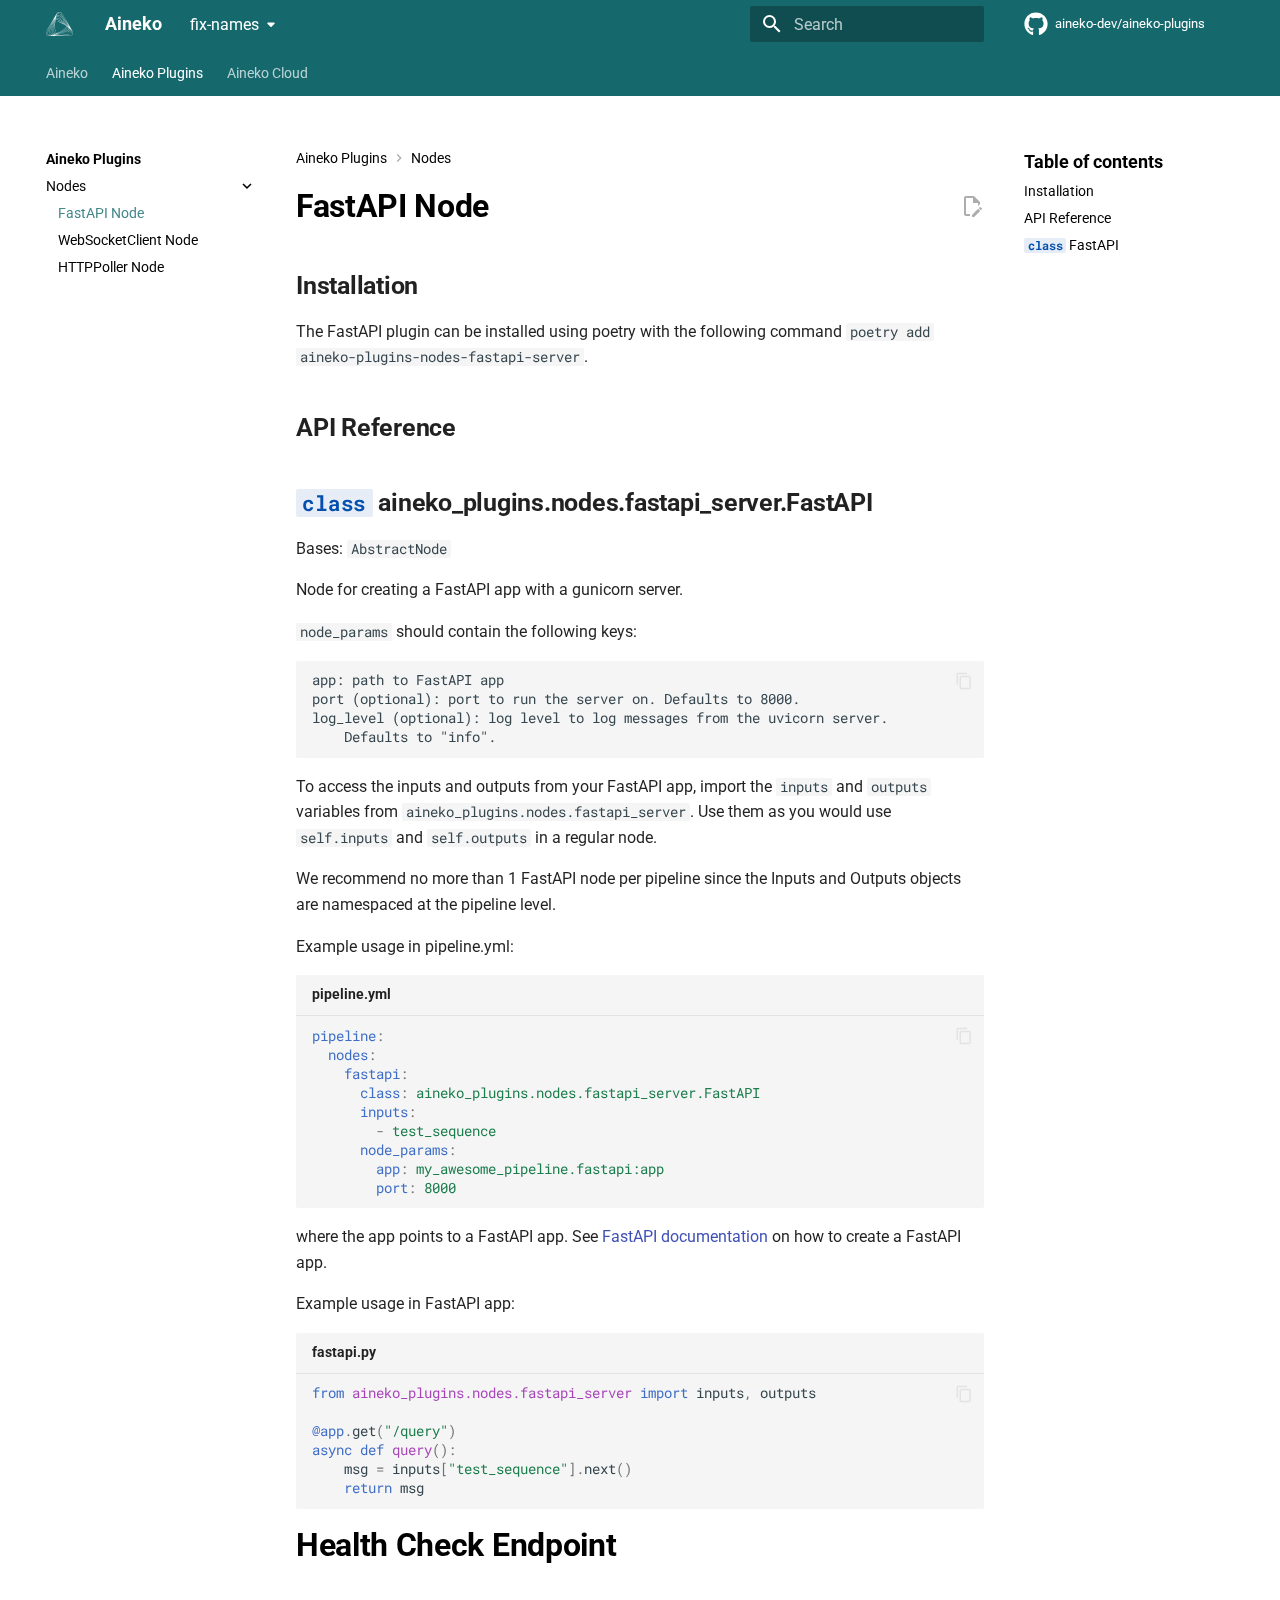
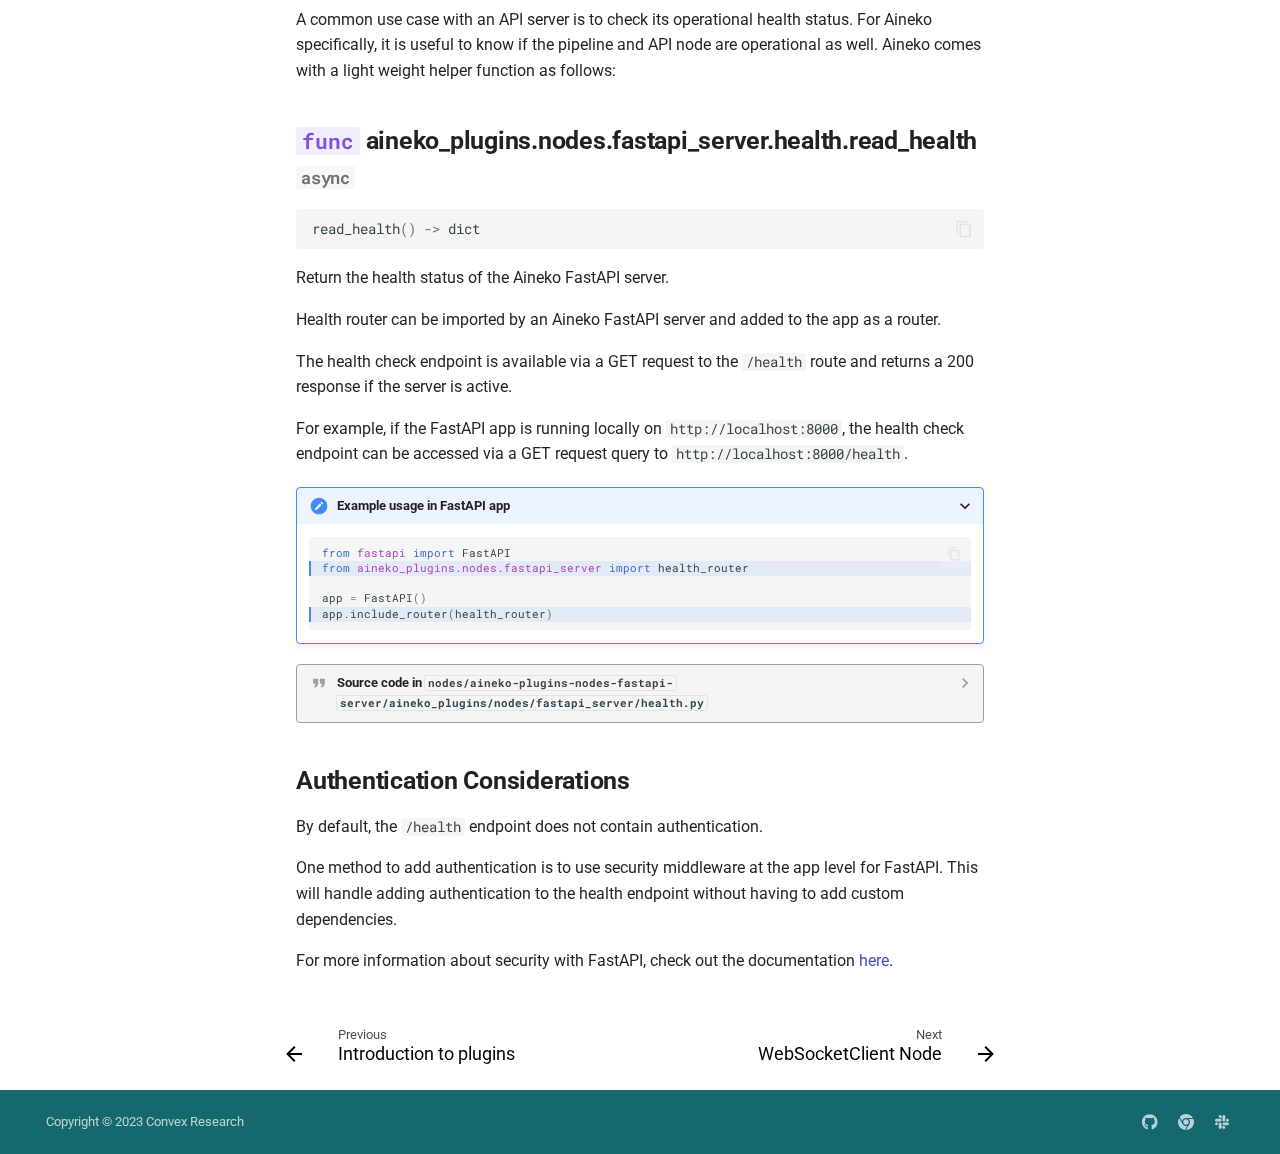
<file: dev/nodes/fastapi-server/index.html>
<!doctype html>
<html lang="en" class="no-js">
  <head>
    
      <meta charset="utf-8">
      <meta name="viewport" content="width=device-width,initial-scale=1">
      
      
      
        <link rel="canonical" href="https://plugin-docs.aineko.dev/dev/nodes/fastapi-server/">
      
      
        <link rel="prev" href="../..">
      
      
        <link rel="next" href="../websocket-client/">
      
      
        
      
      
      <link rel="icon" href="../../assets/favicon_green.svg">
      <meta name="generator" content="mkdocs-1.5.3, mkdocs-material-9.5.2+insiders-4.47.1">
    
    
      
        <title>FastAPI Node - Aineko</title>
      
    
    
      <link rel="stylesheet" href="../../assets/stylesheets/main.78d85e4f.min.css">
      
        
        <link rel="stylesheet" href="../../assets/stylesheets/palette.ab4e12ef.min.css">
      
      


    
    
      
    
    
      
        
        
        <link rel="preconnect" href="https://fonts.gstatic.com" crossorigin>
        <link rel="stylesheet" href="https://fonts.googleapis.com/css?family=Roboto:300,300i,400,400i,700,700i%7CRoboto+Mono:400,400i,700,700i&display=fallback">
        <style>:root{--md-text-font:"Roboto";--md-code-font:"Roboto Mono"}</style>
      
    
    
      <link rel="stylesheet" href="../../assets/_mkdocstrings.css">
    
      <link rel="stylesheet" href="../../stylesheets/extra.css">
    
    <script>__md_scope=new URL("../..",location),__md_hash=e=>[...e].reduce((e,_)=>(e<<5)-e+_.charCodeAt(0),0),__md_get=(e,_=localStorage,t=__md_scope)=>JSON.parse(_.getItem(t.pathname+"."+e)),__md_set=(e,_,t=localStorage,a=__md_scope)=>{try{t.setItem(a.pathname+"."+e,JSON.stringify(_))}catch(e){}}</script>
    
      
  


  
  

<script id="__analytics">function __md_analytics(){function n(){dataLayer.push(arguments)}window.dataLayer=window.dataLayer||[],n("js",new Date),n("config","G-395240980"),document.addEventListener("DOMContentLoaded",function(){document.forms.search&&document.forms.search.query.addEventListener("blur",function(){this.value&&n("event","search",{search_term:this.value})}),document$.subscribe(function(){var a=document.forms.feedback;if(void 0!==a)for(var e of a.querySelectorAll("[type=submit]"))e.addEventListener("click",function(e){e.preventDefault();var t=document.location.pathname,e=this.getAttribute("data-md-value");n("event","feedback",{page:t,data:e}),a.firstElementChild.disabled=!0;e=a.querySelector(".md-feedback__note [data-md-value='"+e+"']");e&&(e.hidden=!1)}),a.hidden=!1}),location$.subscribe(function(e){n("config","G-395240980",{page_path:e.pathname})})});var e=document.createElement("script");e.async=!0,e.src="https://www.googletagmanager.com/gtag/js?id=G-395240980",document.getElementById("__analytics").insertAdjacentElement("afterEnd",e)}</script>
  
    <script>"undefined"!=typeof __md_analytics&&__md_analytics()</script>
  

    
    
   <link href="../../assets/stylesheets/glightbox.min.css" rel="stylesheet"/><style>
    html.glightbox-open { overflow: initial; height: 100%; }
    .gslide-title { margin-top: 0px; user-select: text; }
    .gslide-desc { color: #666; user-select: text; }
    .gslide-image img { background: white; }
    .gscrollbar-fixer { padding-right: 15px; }
    .gdesc-inner { font-size: 0.75rem; }
    body[data-md-color-scheme="slate"] .gdesc-inner { background: var(--md-default-bg-color);}
    body[data-md-color-scheme="slate"] .gslide-title { color: var(--md-default-fg-color);}
    body[data-md-color-scheme="slate"] .gslide-desc { color: var(--md-default-fg-color);}</style> <script src="../../assets/javascripts/glightbox.min.js"></script></head>
  
  
    
    
    
    
    
    <body dir="ltr" data-md-color-scheme="aineko" data-md-color-primary="indigo" data-md-color-accent="indigo">
  
    
    <input class="md-toggle" data-md-toggle="drawer" type="checkbox" id="__drawer" autocomplete="off">
    <input class="md-toggle" data-md-toggle="search" type="checkbox" id="__search" autocomplete="off">
    <label class="md-overlay" for="__drawer"></label>
    <div data-md-component="skip">
      
        
        <a href="#fastapi-node" class="md-skip">
          Skip to content
        </a>
      
    </div>
    <div data-md-component="announce">
      
    </div>
    
      <div data-md-color-scheme="default" data-md-component="outdated" hidden>
        
      </div>
    
    
      

<header class="md-header" data-md-component="header">
  <nav class="md-header__inner md-grid" aria-label="Header">
    <a href="../.." title="Aineko" class="md-header__button md-logo" aria-label="Aineko" data-md-component="logo">
      
  <img src="../../assets/favicon_white.svg" alt="logo">

    </a>
    <label class="md-header__button md-icon" for="__drawer">
      
      <svg xmlns="http://www.w3.org/2000/svg" viewBox="0 0 24 24"><path d="M3 6h18v2H3V6m0 5h18v2H3v-2m0 5h18v2H3v-2Z"/></svg>
    </label>
    <div class="md-header__title" data-md-component="header-title">
      <div class="md-header__ellipsis">
        <div class="md-header__topic">
          <span class="md-ellipsis">
            Aineko
          </span>
        </div>
        <div class="md-header__topic" data-md-component="header-topic">
          <span class="md-ellipsis">
            
              FastAPI Node
            
          </span>
        </div>
      </div>
    </div>
    
      
    
    
    
    
      <label class="md-header__button md-icon" for="__search">
        
        <svg xmlns="http://www.w3.org/2000/svg" viewBox="0 0 24 24"><path d="M9.5 3A6.5 6.5 0 0 1 16 9.5c0 1.61-.59 3.09-1.56 4.23l.27.27h.79l5 5-1.5 1.5-5-5v-.79l-.27-.27A6.516 6.516 0 0 1 9.5 16 6.5 6.5 0 0 1 3 9.5 6.5 6.5 0 0 1 9.5 3m0 2C7 5 5 7 5 9.5S7 14 9.5 14 14 12 14 9.5 12 5 9.5 5Z"/></svg>
      </label>
      <div class="md-search" data-md-component="search" role="dialog">
  <label class="md-search__overlay" for="__search"></label>
  <div class="md-search__inner" role="search">
    <form class="md-search__form" name="search">
      <input type="text" class="md-search__input" name="query" aria-label="Search" placeholder="Search" autocapitalize="off" autocorrect="off" autocomplete="off" spellcheck="false" data-md-component="search-query" required>
      <label class="md-search__icon md-icon" for="__search">
        
        <svg xmlns="http://www.w3.org/2000/svg" viewBox="0 0 24 24"><path d="M9.5 3A6.5 6.5 0 0 1 16 9.5c0 1.61-.59 3.09-1.56 4.23l.27.27h.79l5 5-1.5 1.5-5-5v-.79l-.27-.27A6.516 6.516 0 0 1 9.5 16 6.5 6.5 0 0 1 3 9.5 6.5 6.5 0 0 1 9.5 3m0 2C7 5 5 7 5 9.5S7 14 9.5 14 14 12 14 9.5 12 5 9.5 5Z"/></svg>
        
        <svg xmlns="http://www.w3.org/2000/svg" viewBox="0 0 24 24"><path d="M20 11v2H8l5.5 5.5-1.42 1.42L4.16 12l7.92-7.92L13.5 5.5 8 11h12Z"/></svg>
      </label>
      <nav class="md-search__options" aria-label="Search">
        
        <button type="reset" class="md-search__icon md-icon" title="Clear" aria-label="Clear" tabindex="-1">
          
          <svg xmlns="http://www.w3.org/2000/svg" viewBox="0 0 24 24"><path d="M19 6.41 17.59 5 12 10.59 6.41 5 5 6.41 10.59 12 5 17.59 6.41 19 12 13.41 17.59 19 19 17.59 13.41 12 19 6.41Z"/></svg>
        </button>
      </nav>
      
    </form>
    <div class="md-search__output">
      <div class="md-search__scrollwrap" data-md-scrollfix>
        <div class="md-search-result" data-md-component="search-result">
          <div class="md-search-result__meta">
            Initializing search
          </div>
          <ol class="md-search-result__list" role="presentation"></ol>
        </div>
      </div>
    </div>
  </div>
</div>
    
    
      <div class="md-header__source">
        <a href="https://github.com/aineko-dev/aineko-plugins" title="Go to repository" class="md-source" data-md-component="source">
  <div class="md-source__icon md-icon">
    
    <svg xmlns="http://www.w3.org/2000/svg" viewBox="0 0 496 512"><!--! Font Awesome Free 6.5.1 by @fontawesome - https://fontawesome.com License - https://fontawesome.com/license/free (Icons: CC BY 4.0, Fonts: SIL OFL 1.1, Code: MIT License) Copyright 2023 Fonticons, Inc.--><path d="M165.9 397.4c0 2-2.3 3.6-5.2 3.6-3.3.3-5.6-1.3-5.6-3.6 0-2 2.3-3.6 5.2-3.6 3-.3 5.6 1.3 5.6 3.6zm-31.1-4.5c-.7 2 1.3 4.3 4.3 4.9 2.6 1 5.6 0 6.2-2s-1.3-4.3-4.3-5.2c-2.6-.7-5.5.3-6.2 2.3zm44.2-1.7c-2.9.7-4.9 2.6-4.6 4.9.3 2 2.9 3.3 5.9 2.6 2.9-.7 4.9-2.6 4.6-4.6-.3-1.9-3-3.2-5.9-2.9zM244.8 8C106.1 8 0 113.3 0 252c0 110.9 69.8 205.8 169.5 239.2 12.8 2.3 17.3-5.6 17.3-12.1 0-6.2-.3-40.4-.3-61.4 0 0-70 15-84.7-29.8 0 0-11.4-29.1-27.8-36.6 0 0-22.9-15.7 1.6-15.4 0 0 24.9 2 38.6 25.8 21.9 38.6 58.6 27.5 72.9 20.9 2.3-16 8.8-27.1 16-33.7-55.9-6.2-112.3-14.3-112.3-110.5 0-27.5 7.6-41.3 23.6-58.9-2.6-6.5-11.1-33.3 2.6-67.9 20.9-6.5 69 27 69 27 20-5.6 41.5-8.5 62.8-8.5s42.8 2.9 62.8 8.5c0 0 48.1-33.6 69-27 13.7 34.7 5.2 61.4 2.6 67.9 16 17.7 25.8 31.5 25.8 58.9 0 96.5-58.9 104.2-114.8 110.5 9.2 7.9 17 22.9 17 46.4 0 33.7-.3 75.4-.3 83.6 0 6.5 4.6 14.4 17.3 12.1C428.2 457.8 496 362.9 496 252 496 113.3 383.5 8 244.8 8zM97.2 352.9c-1.3 1-1 3.3.7 5.2 1.6 1.6 3.9 2.3 5.2 1 1.3-1 1-3.3-.7-5.2-1.6-1.6-3.9-2.3-5.2-1zm-10.8-8.1c-.7 1.3.3 2.9 2.3 3.9 1.6 1 3.6.7 4.3-.7.7-1.3-.3-2.9-2.3-3.9-2-.6-3.6-.3-4.3.7zm32.4 35.6c-1.6 1.3-1 4.3 1.3 6.2 2.3 2.3 5.2 2.6 6.5 1 1.3-1.3.7-4.3-1.3-6.2-2.2-2.3-5.2-2.6-6.5-1zm-11.4-14.7c-1.6 1-1.6 3.6 0 5.9 1.6 2.3 4.3 3.3 5.6 2.3 1.6-1.3 1.6-3.9 0-6.2-1.4-2.3-4-3.3-5.6-2z"/></svg>
  </div>
  <div class="md-source__repository">
    aineko-dev/aineko-plugins
  </div>
</a>
      </div>
    
  </nav>
  
</header>
    
    <div class="md-container" data-md-component="container">
      
      
        
          
            
<nav class="md-tabs" aria-label="Tabs" data-md-component="tabs">
  <div class="md-grid">
    <ul class="md-tabs__list">
      
        
  
  
  
    <li class="md-tabs__item">
      <a href="https://docs.aineko.dev" class="md-tabs__link">
        
  
    
  
  Aineko

      </a>
    </li>
  

      
        
  
  
    
  
  
    
    
      <li class="md-tabs__item md-tabs__item--active">
        <a href="../.." class="md-tabs__link">
          
  
    
  
  Aineko Plugins

        </a>
      </li>
    
  

      
        
  
  
  
    <li class="md-tabs__item">
      <a href="https://cloud-docs.aineko.dev" class="md-tabs__link">
        
  
    
  
  Aineko Cloud

      </a>
    </li>
  

      
    </ul>
  </div>
</nav>
          
        
      
      <main class="md-main" data-md-component="main">
        <div class="md-main__inner md-grid">
          
            
              
              <div class="md-sidebar md-sidebar--primary" data-md-component="sidebar" data-md-type="navigation" >
                <div class="md-sidebar__scrollwrap">
                  <div class="md-sidebar__inner">
                    


  


<nav class="md-nav md-nav--primary md-nav--lifted" aria-label="Navigation" data-md-level="0">
  <label class="md-nav__title" for="__drawer">
    <a href="../.." title="Aineko" class="md-nav__button md-logo" aria-label="Aineko" data-md-component="logo">
      
  <img src="../../assets/favicon_white.svg" alt="logo">

    </a>
    Aineko
  </label>
  
    <div class="md-nav__source">
      <a href="https://github.com/aineko-dev/aineko-plugins" title="Go to repository" class="md-source" data-md-component="source">
  <div class="md-source__icon md-icon">
    
    <svg xmlns="http://www.w3.org/2000/svg" viewBox="0 0 496 512"><!--! Font Awesome Free 6.5.1 by @fontawesome - https://fontawesome.com License - https://fontawesome.com/license/free (Icons: CC BY 4.0, Fonts: SIL OFL 1.1, Code: MIT License) Copyright 2023 Fonticons, Inc.--><path d="M165.9 397.4c0 2-2.3 3.6-5.2 3.6-3.3.3-5.6-1.3-5.6-3.6 0-2 2.3-3.6 5.2-3.6 3-.3 5.6 1.3 5.6 3.6zm-31.1-4.5c-.7 2 1.3 4.3 4.3 4.9 2.6 1 5.6 0 6.2-2s-1.3-4.3-4.3-5.2c-2.6-.7-5.5.3-6.2 2.3zm44.2-1.7c-2.9.7-4.9 2.6-4.6 4.9.3 2 2.9 3.3 5.9 2.6 2.9-.7 4.9-2.6 4.6-4.6-.3-1.9-3-3.2-5.9-2.9zM244.8 8C106.1 8 0 113.3 0 252c0 110.9 69.8 205.8 169.5 239.2 12.8 2.3 17.3-5.6 17.3-12.1 0-6.2-.3-40.4-.3-61.4 0 0-70 15-84.7-29.8 0 0-11.4-29.1-27.8-36.6 0 0-22.9-15.7 1.6-15.4 0 0 24.9 2 38.6 25.8 21.9 38.6 58.6 27.5 72.9 20.9 2.3-16 8.8-27.1 16-33.7-55.9-6.2-112.3-14.3-112.3-110.5 0-27.5 7.6-41.3 23.6-58.9-2.6-6.5-11.1-33.3 2.6-67.9 20.9-6.5 69 27 69 27 20-5.6 41.5-8.5 62.8-8.5s42.8 2.9 62.8 8.5c0 0 48.1-33.6 69-27 13.7 34.7 5.2 61.4 2.6 67.9 16 17.7 25.8 31.5 25.8 58.9 0 96.5-58.9 104.2-114.8 110.5 9.2 7.9 17 22.9 17 46.4 0 33.7-.3 75.4-.3 83.6 0 6.5 4.6 14.4 17.3 12.1C428.2 457.8 496 362.9 496 252 496 113.3 383.5 8 244.8 8zM97.2 352.9c-1.3 1-1 3.3.7 5.2 1.6 1.6 3.9 2.3 5.2 1 1.3-1 1-3.3-.7-5.2-1.6-1.6-3.9-2.3-5.2-1zm-10.8-8.1c-.7 1.3.3 2.9 2.3 3.9 1.6 1 3.6.7 4.3-.7.7-1.3-.3-2.9-2.3-3.9-2-.6-3.6-.3-4.3.7zm32.4 35.6c-1.6 1.3-1 4.3 1.3 6.2 2.3 2.3 5.2 2.6 6.5 1 1.3-1.3.7-4.3-1.3-6.2-2.2-2.3-5.2-2.6-6.5-1zm-11.4-14.7c-1.6 1-1.6 3.6 0 5.9 1.6 2.3 4.3 3.3 5.6 2.3 1.6-1.3 1.6-3.9 0-6.2-1.4-2.3-4-3.3-5.6-2z"/></svg>
  </div>
  <div class="md-source__repository">
    aineko-dev/aineko-plugins
  </div>
</a>
    </div>
  
  <ul class="md-nav__list" data-md-scrollfix>
    
      
      
  
  
  
  
    <li class="md-nav__item">
      <a href="https://docs.aineko.dev" class="md-nav__link">
        
  
  <span class="md-ellipsis">
    
  
    Aineko
  

    
  </span>
  
  

      </a>
    </li>
  

    
      
      
  
  
    
  
  
  
    
    
      
        
          
        
      
        
      
    
    
    
    
      
      
    
    <li class="md-nav__item md-nav__item--active md-nav__item--section md-nav__item--nested">
      
        
        
        
        <input class="md-nav__toggle md-toggle " type="checkbox" id="__nav_2" checked>
        
          
          
          <div class="md-nav__link md-nav__container">
            <a href="../.." class="md-nav__link ">
              
  
  <span class="md-ellipsis">
    
  
    Aineko Plugins
  

    
  </span>
  
  

            </a>
            
              
              <label class="md-nav__link " for="__nav_2" id="__nav_2_label" tabindex="">
                <span class="md-nav__icon md-icon"></span>
              </label>
            
          </div>
        
        <nav class="md-nav" data-md-level="1" aria-labelledby="__nav_2_label" aria-expanded="true">
          <label class="md-nav__title" for="__nav_2">
            <span class="md-nav__icon md-icon"></span>
            
  
    Aineko Plugins
  

          </label>
          <ul class="md-nav__list" data-md-scrollfix>
            
              
            
              
                
  
  
    
  
  
  
    
    
      
        
      
        
      
        
      
    
    
    
    
    <li class="md-nav__item md-nav__item--active md-nav__item--nested">
      
        
        
        
        <input class="md-nav__toggle md-toggle " type="checkbox" id="__nav_2_2" checked>
        
          
          <label class="md-nav__link" for="__nav_2_2" id="__nav_2_2_label" tabindex="0">
            
  
  <span class="md-ellipsis">
    
  
    Nodes
  

    
  </span>
  
  

            <span class="md-nav__icon md-icon"></span>
          </label>
        
        <nav class="md-nav" data-md-level="2" aria-labelledby="__nav_2_2_label" aria-expanded="true">
          <label class="md-nav__title" for="__nav_2_2">
            <span class="md-nav__icon md-icon"></span>
            
  
    Nodes
  

          </label>
          <ul class="md-nav__list" data-md-scrollfix>
            
              
                
  
  
    
  
  
  
    <li class="md-nav__item md-nav__item--active">
      
      <input class="md-nav__toggle md-toggle" type="checkbox" id="__toc">
      
      
        
      
      
        <label class="md-nav__link md-nav__link--active" for="__toc">
          
  
  <span class="md-ellipsis">
    
  
    FastAPI Node
  

    
  </span>
  
  

          <span class="md-nav__icon md-icon"></span>
        </label>
      
      <a href="./" class="md-nav__link md-nav__link--active">
        
  
  <span class="md-ellipsis">
    
  
    FastAPI Node
  

    
  </span>
  
  

      </a>
      
        

<nav class="md-nav md-nav--secondary" aria-label="Table of contents">
  
  
  
    
  
  
    <label class="md-nav__title" for="__toc">
      <span class="md-nav__icon md-icon"></span>
      Table of contents
    </label>
    <ul class="md-nav__list" data-md-component="toc" data-md-scrollfix>
      
        <li class="md-nav__item">
  <a href="#installation" class="md-nav__link">
    <span class="md-ellipsis">
      
        Installation
      
    </span>
  </a>
  
</li>
      
        <li class="md-nav__item">
  <a href="#api-reference" class="md-nav__link">
    <span class="md-ellipsis">
      
        API Reference
      
    </span>
  </a>
  
</li>
      
        <li class="md-nav__item">
  <a href="#aineko_plugins.nodes.fastapi_server.FastAPI" class="md-nav__link">
    <span class="md-ellipsis">
      
        <code class="doc-symbol doc-symbol-toc doc-symbol-class"></code>&nbsp;FastAPI
      
    </span>
  </a>
  
</li>
      
    </ul>
  
</nav>
      
    </li>
  

              
            
              
                
  
  
  
  
    <li class="md-nav__item">
      <a href="../websocket-client/" class="md-nav__link">
        
  
  <span class="md-ellipsis">
    
  
    WebSocketClient Node
  

    
  </span>
  
  

      </a>
    </li>
  

              
            
              
                
  
  
  
  
    <li class="md-nav__item">
      <a href="../http-poller/" class="md-nav__link">
        
  
  <span class="md-ellipsis">
    
  
    HTTPPoller Node
  

    
  </span>
  
  

      </a>
    </li>
  

              
            
          </ul>
        </nav>
      
    </li>
  

              
            
          </ul>
        </nav>
      
    </li>
  

    
      
      
  
  
  
  
    <li class="md-nav__item">
      <a href="https://cloud-docs.aineko.dev" class="md-nav__link">
        
  
  <span class="md-ellipsis">
    
  
    Aineko Cloud
  

    
  </span>
  
  

      </a>
    </li>
  

    
  </ul>
</nav>
                  </div>
                </div>
              </div>
            
            
              
              <div class="md-sidebar md-sidebar--secondary" data-md-component="sidebar" data-md-type="toc" >
                <div class="md-sidebar__scrollwrap">
                  <div class="md-sidebar__inner">
                    

<nav class="md-nav md-nav--secondary" aria-label="Table of contents">
  
  
  
    
  
  
    <label class="md-nav__title" for="__toc">
      <span class="md-nav__icon md-icon"></span>
      Table of contents
    </label>
    <ul class="md-nav__list" data-md-component="toc" data-md-scrollfix>
      
        <li class="md-nav__item">
  <a href="#installation" class="md-nav__link">
    <span class="md-ellipsis">
      
        Installation
      
    </span>
  </a>
  
</li>
      
        <li class="md-nav__item">
  <a href="#api-reference" class="md-nav__link">
    <span class="md-ellipsis">
      
        API Reference
      
    </span>
  </a>
  
</li>
      
        <li class="md-nav__item">
  <a href="#aineko_plugins.nodes.fastapi_server.FastAPI" class="md-nav__link">
    <span class="md-ellipsis">
      
        <code class="doc-symbol doc-symbol-toc doc-symbol-class"></code>&nbsp;FastAPI
      
    </span>
  </a>
  
</li>
      
    </ul>
  
</nav>
                  </div>
                </div>
              </div>
            
          
          
            <div class="md-content" data-md-component="content">
              
                




  <nav class="md-path" aria-label="Navigation" >
    <ol class="md-path__list">
      
      
        
  
    
    
      <li class="md-path__item">
        <a href="../.." class="md-path__link">
          
  <span class="md-ellipsis">
    Aineko Plugins
  </span>

        </a>
      </li>
    
  

      
        
  
    
    
      <li class="md-path__item">
        <a href="./" class="md-path__link">
          
  <span class="md-ellipsis">
    Nodes
  </span>

        </a>
      </li>
    
  

      
    </ol>
  </nav>

              
              <article class="md-content__inner md-typeset">
                
                  

  
    <a href="https://github.com/aineko-dev/aineko-plugins/edit/develop/docs/nodes/fastapi-server.md" title="Edit this page" class="md-content__button md-icon">
      
      <svg xmlns="http://www.w3.org/2000/svg" viewBox="0 0 24 24"><path d="M10 20H6V4h7v5h5v3.1l2-2V8l-6-6H6c-1.1 0-2 .9-2 2v16c0 1.1.9 2 2 2h4v-2m10.2-7c.1 0 .3.1.4.2l1.3 1.3c.2.2.2.6 0 .8l-1 1-2.1-2.1 1-1c.1-.1.2-.2.4-.2m0 3.9L14.1 23H12v-2.1l6.1-6.1 2.1 2.1Z"/></svg>
    </a>
  
  


<h1 id="fastapi-node">FastAPI Node</h1>
<h2 id="installation">Installation</h2>
<p>The FastAPI plugin can be installed using poetry with the following command <code>poetry add aineko-plugins-nodes-fastapi-server</code>.</p>
<h2 id="api-reference">API Reference</h2>


<div class="doc doc-object doc-class">



<h2 id="aineko_plugins.nodes.fastapi_server.FastAPI" class="doc doc-heading">
<code class="doc-symbol doc-symbol-heading doc-symbol-class"></code>          <span class="doc doc-object-name doc-class-name">aineko_plugins.nodes.fastapi_server.FastAPI</span>


</h2>


  <div class="doc doc-contents first">
          <p class="doc doc-class-bases">
            Bases: <code><span title="aineko.AbstractNode">AbstractNode</span></code></p>

  
      <p>Node for creating a FastAPI app with a gunicorn server.</p>
<p><code>node_params</code> should contain the following keys:</p>
<pre><code>app: path to FastAPI app
port (optional): port to run the server on. Defaults to 8000.
log_level (optional): log level to log messages from the uvicorn server.
    Defaults to "info".
</code></pre>
<p>To access the inputs and outputs from your FastAPI app, import the <code>inputs</code>
and <code>outputs</code> variables from <code>aineko_plugins.nodes.fastapi_server</code>. Use
them as you would use <code>self.inputs</code> and <code>self.outputs</code> in a regular node.</p>
<p>We recommend no more than 1 FastAPI node per pipeline since the Inputs and
Outputs objects are namespaced at the pipeline level.</p>
<p>Example usage in pipeline.yml:
<div class="highlight"><span class="filename">pipeline.yml</span><pre><span></span><code><span class="nt">pipeline</span><span class="p">:</span>
<span class="w">  </span><span class="nt">nodes</span><span class="p">:</span>
<span class="w">    </span><span class="nt">fastapi</span><span class="p">:</span>
<span class="w">      </span><span class="nt">class</span><span class="p">:</span><span class="w"> </span><span class="l l-Scalar l-Scalar-Plain">aineko_plugins.nodes.fastapi_server.FastAPI</span>
<span class="w">      </span><span class="nt">inputs</span><span class="p">:</span>
<span class="w">        </span><span class="p p-Indicator">-</span><span class="w"> </span><span class="l l-Scalar l-Scalar-Plain">test_sequence</span>
<span class="w">      </span><span class="nt">node_params</span><span class="p">:</span>
<span class="w">        </span><span class="nt">app</span><span class="p">:</span><span class="w"> </span><span class="l l-Scalar l-Scalar-Plain">my_awesome_pipeline.fastapi:app</span>
<span class="w">        </span><span class="nt">port</span><span class="p">:</span><span class="w"> </span><span class="l l-Scalar l-Scalar-Plain">8000</span>
</code></pre></div>
where the app points to a FastAPI app. See
<a href="https://fastapi.tiangolo.com/" target="_blank">FastAPI documentation</a>
on how to create a FastAPI app.</p>
<p>Example usage in FastAPI app:
<div class="highlight"><span class="filename">fastapi.py</span><pre><span></span><code><span class="kn">from</span> <span class="nn">aineko_plugins.nodes.fastapi_server</span> <span class="kn">import</span> <span class="n">inputs</span><span class="p">,</span> <span class="n">outputs</span>

<span class="nd">@app</span><span class="o">.</span><span class="n">get</span><span class="p">(</span><span class="s2">&quot;/query&quot;</span><span class="p">)</span>
<span class="k">async</span> <span class="k">def</span> <span class="nf">query</span><span class="p">():</span>
    <span class="n">msg</span> <span class="o">=</span> <span class="n">inputs</span><span class="p">[</span><span class="s2">&quot;test_sequence&quot;</span><span class="p">]</span><span class="o">.</span><span class="n">next</span><span class="p">()</span>
    <span class="k">return</span> <span class="n">msg</span>
</code></pre></div></p>


  

  <div class="doc doc-children">











  </div>

  </div>


</div><h1 id="health-check-endpoint">Health Check Endpoint</h1>
<p>A common use case with an API server is to check its operational health status. For Aineko specifically, it is useful to know if the pipeline and API node are operational as well. Aineko comes with a light weight helper function as follows:</p>



<div class="doc doc-object doc-function">



<h2 id="aineko_plugins.nodes.fastapi_server.health.read_health" class="doc doc-heading">
<code class="doc-symbol doc-symbol-heading doc-symbol-function"></code>          <span class="doc doc-object-name doc-function-name">aineko_plugins.nodes.fastapi_server.health.read_health</span>

  
  <span class="doc doc-labels">
      <small class="doc doc-label doc-label-async"><code>async</code></small>
  </span>

</h2>
<div class="doc-signature highlight"><pre><span></span><code><span class="n">read_health</span><span class="p">()</span> <span class="o">-&gt;</span> <span class="n">dict</span>
</code></pre></div>

  <div class="doc doc-contents first">
  
      <p>Return the health status of the Aineko FastAPI server.</p>
<p>Health router can be imported by an Aineko FastAPI server and added
to the app as a router.</p>
<p>The health check endpoint is available via a GET request to the <code>/health</code>
route and returns a 200 response if the server is active.</p>
<p>For example, if the FastAPI app is running locally on
<code>http://localhost:8000</code>, the health check endpoint can be accessed via
a GET request query to <code>http://localhost:8000/health</code>.</p>

<details class="example-usage-in-fastapi-app" open>
  <summary>Example usage in FastAPI app</summary>
  <div class="highlight"><pre><span></span><code><span class="kn">from</span> <span class="nn">fastapi</span> <span class="kn">import</span> <span class="n">FastAPI</span>
<span class="hll"><span class="kn">from</span> <span class="nn">aineko_plugins.nodes.fastapi_server</span> <span class="kn">import</span> <span class="n">health_router</span>
</span>
<span class="n">app</span> <span class="o">=</span> <span class="n">FastAPI</span><span class="p">()</span>
<span class="hll"><span class="n">app</span><span class="o">.</span><span class="n">include_router</span><span class="p">(</span><span class="n">health_router</span><span class="p">)</span>
</span></code></pre></div>
</details>
          <details class="quote">
            <summary>Source code in <code>nodes/aineko-plugins-nodes-fastapi-server/aineko_plugins/nodes/fastapi_server/health.py</code></summary>
            <div class="highlight"><table class="highlighttable"><tr><td class="linenos"><div class="linenodiv"><pre><span></span><span class="normal">10</span>
<span class="normal">11</span>
<span class="normal">12</span>
<span class="normal">13</span>
<span class="normal">14</span>
<span class="normal">15</span>
<span class="normal">16</span>
<span class="normal">17</span>
<span class="normal">18</span>
<span class="normal">19</span>
<span class="normal">20</span>
<span class="normal">21</span>
<span class="normal">22</span>
<span class="normal">23</span>
<span class="normal">24</span>
<span class="normal">25</span>
<span class="normal">26</span>
<span class="normal">27</span>
<span class="normal">28</span>
<span class="normal">29</span>
<span class="normal">30</span>
<span class="normal">31</span>
<span class="normal">32</span>
<span class="normal">33</span></pre></div></td><td class="code"><div><pre><span></span><code><span class="nd">@health_router</span><span class="o">.</span><span class="n">get</span><span class="p">(</span><span class="s2">&quot;/health&quot;</span><span class="p">,</span> <span class="n">status_code</span><span class="o">=</span><span class="mi">200</span><span class="p">)</span>
<span class="k">async</span> <span class="k">def</span> <span class="nf">read_health</span><span class="p">()</span> <span class="o">-&gt;</span> <span class="nb">dict</span><span class="p">:</span>
<span class="w">    </span><span class="sd">&quot;&quot;&quot;Return the health status of the Aineko FastAPI server.</span>

<span class="sd">    Health router can be imported by an Aineko FastAPI server and added</span>
<span class="sd">    to the app as a router.</span>

<span class="sd">    The health check endpoint is available via a GET request to the `/health`</span>
<span class="sd">    route and returns a 200 response if the server is active.</span>

<span class="sd">    For example, if the FastAPI app is running locally on</span>
<span class="sd">    `http://localhost:8000`, the health check endpoint can be accessed via</span>
<span class="sd">    a GET request query to `http://localhost:8000/health`.</span>

<span class="sd">    Example usage in FastAPI app:</span>
<span class="sd">        ```python hl_lines=&quot;2 5&quot;</span>
<span class="sd">        from fastapi import FastAPI</span>
<span class="sd">        from aineko_plugins.nodes.fastapi_server import health_router</span>

<span class="sd">        app = FastAPI()</span>
<span class="sd">        app.include_router(health_router)</span>
<span class="sd">        ```</span>
<span class="sd">    &quot;&quot;&quot;</span>
    <span class="k">return</span> <span class="p">{</span><span class="s2">&quot;status&quot;</span><span class="p">:</span> <span class="s2">&quot;healthy&quot;</span><span class="p">}</span>
</code></pre></div></td></tr></table></div>
          </details>
  </div>

</div><h2 id="authentication-considerations">Authentication Considerations</h2>
<p>By default, the <code>/health</code> endpoint does not contain authentication.</p>
<p>One method to add authentication is to use security middleware at the app level for FastAPI. This will handle adding authentication to the health endpoint without having to add custom dependencies.</p>
<p>For more information about security with FastAPI, check out the documentation <a href="https://fastapi.tiangolo.com/advanced/security/">here</a>.</p>









  




                
              </article>
            </div>
          
          
<script>var target=document.getElementById(location.hash.slice(1));target&&target.name&&(target.checked=target.name.startsWith("__tabbed_"))</script>
        </div>
        
          <button type="button" class="md-top md-icon" data-md-component="top" hidden>
  
  <svg xmlns="http://www.w3.org/2000/svg" viewBox="0 0 24 24"><path d="M13 20h-2V8l-5.5 5.5-1.42-1.42L12 4.16l7.92 7.92-1.42 1.42L13 8v12Z"/></svg>
  Back to top
</button>
        
      </main>
      
        <footer class="md-footer">
  
    
      
      <nav class="md-footer__inner md-grid" aria-label="Footer" >
        
          
          <a href="../.." class="md-footer__link md-footer__link--prev" aria-label="Previous: Introduction to plugins">
            <div class="md-footer__button md-icon">
              
              <svg xmlns="http://www.w3.org/2000/svg" viewBox="0 0 24 24"><path d="M20 11v2H8l5.5 5.5-1.42 1.42L4.16 12l7.92-7.92L13.5 5.5 8 11h12Z"/></svg>
            </div>
            <div class="md-footer__title">
              <span class="md-footer__direction">
                Previous
              </span>
              <div class="md-ellipsis">
                Introduction to plugins
              </div>
            </div>
          </a>
        
        
          
          <a href="../websocket-client/" class="md-footer__link md-footer__link--next" aria-label="Next: WebSocketClient Node">
            <div class="md-footer__title">
              <span class="md-footer__direction">
                Next
              </span>
              <div class="md-ellipsis">
                WebSocketClient Node
              </div>
            </div>
            <div class="md-footer__button md-icon">
              
              <svg xmlns="http://www.w3.org/2000/svg" viewBox="0 0 24 24"><path d="M4 11v2h12l-5.5 5.5 1.42 1.42L19.84 12l-7.92-7.92L10.5 5.5 16 11H4Z"/></svg>
            </div>
          </a>
        
      </nav>
    
  
  <div class="md-footer-meta md-typeset">
    <div class="md-footer-meta__inner md-grid">
      <div class="md-copyright">
  
    <div class="md-copyright__highlight">
      Copyright &copy; 2023 Convex Research
    </div>
  
  
</div>
      
        <div class="md-social">
  
    
    
    
    
      
      
    
    <a href="https://github.com/aineko-dev/aineko-plugins" target="_blank" rel="noopener" title="github.com" class="md-social__link">
      <svg xmlns="http://www.w3.org/2000/svg" viewBox="0 0 496 512"><!--! Font Awesome Free 6.5.1 by @fontawesome - https://fontawesome.com License - https://fontawesome.com/license/free (Icons: CC BY 4.0, Fonts: SIL OFL 1.1, Code: MIT License) Copyright 2023 Fonticons, Inc.--><path d="M165.9 397.4c0 2-2.3 3.6-5.2 3.6-3.3.3-5.6-1.3-5.6-3.6 0-2 2.3-3.6 5.2-3.6 3-.3 5.6 1.3 5.6 3.6zm-31.1-4.5c-.7 2 1.3 4.3 4.3 4.9 2.6 1 5.6 0 6.2-2s-1.3-4.3-4.3-5.2c-2.6-.7-5.5.3-6.2 2.3zm44.2-1.7c-2.9.7-4.9 2.6-4.6 4.9.3 2 2.9 3.3 5.9 2.6 2.9-.7 4.9-2.6 4.6-4.6-.3-1.9-3-3.2-5.9-2.9zM244.8 8C106.1 8 0 113.3 0 252c0 110.9 69.8 205.8 169.5 239.2 12.8 2.3 17.3-5.6 17.3-12.1 0-6.2-.3-40.4-.3-61.4 0 0-70 15-84.7-29.8 0 0-11.4-29.1-27.8-36.6 0 0-22.9-15.7 1.6-15.4 0 0 24.9 2 38.6 25.8 21.9 38.6 58.6 27.5 72.9 20.9 2.3-16 8.8-27.1 16-33.7-55.9-6.2-112.3-14.3-112.3-110.5 0-27.5 7.6-41.3 23.6-58.9-2.6-6.5-11.1-33.3 2.6-67.9 20.9-6.5 69 27 69 27 20-5.6 41.5-8.5 62.8-8.5s42.8 2.9 62.8 8.5c0 0 48.1-33.6 69-27 13.7 34.7 5.2 61.4 2.6 67.9 16 17.7 25.8 31.5 25.8 58.9 0 96.5-58.9 104.2-114.8 110.5 9.2 7.9 17 22.9 17 46.4 0 33.7-.3 75.4-.3 83.6 0 6.5 4.6 14.4 17.3 12.1C428.2 457.8 496 362.9 496 252 496 113.3 383.5 8 244.8 8zM97.2 352.9c-1.3 1-1 3.3.7 5.2 1.6 1.6 3.9 2.3 5.2 1 1.3-1 1-3.3-.7-5.2-1.6-1.6-3.9-2.3-5.2-1zm-10.8-8.1c-.7 1.3.3 2.9 2.3 3.9 1.6 1 3.6.7 4.3-.7.7-1.3-.3-2.9-2.3-3.9-2-.6-3.6-.3-4.3.7zm32.4 35.6c-1.6 1.3-1 4.3 1.3 6.2 2.3 2.3 5.2 2.6 6.5 1 1.3-1.3.7-4.3-1.3-6.2-2.2-2.3-5.2-2.6-6.5-1zm-11.4-14.7c-1.6 1-1.6 3.6 0 5.9 1.6 2.3 4.3 3.3 5.6 2.3 1.6-1.3 1.6-3.9 0-6.2-1.4-2.3-4-3.3-5.6-2z"/></svg>
    </a>
  
    
    
    
    
      
      
    
    <a href="https://aineko.dev" target="_blank" rel="noopener" title="aineko.dev" class="md-social__link">
      <svg xmlns="http://www.w3.org/2000/svg" viewBox="0 0 512 512"><!--! Font Awesome Free 6.5.1 by @fontawesome - https://fontawesome.com License - https://fontawesome.com/license/free (Icons: CC BY 4.0, Fonts: SIL OFL 1.1, Code: MIT License) Copyright 2023 Fonticons, Inc.--><path d="M0 256c0-46.6 12.47-90.4 34.27-128.9L144.1 318.3C166 357.5 207.9 384 256 384c14.3 0 27.1-2.3 40.8-6.6l-76.3 132.2C95.9 492.3 0 385.3 0 256zm365.1 65.6c12.3-19.2 18.9-42.5 18.9-65.6 0-38.2-16.8-72.5-43.3-96h152.7c12 29.6 18.6 62.1 18.6 96 0 141.4-114.6 255.1-256 256l109.1-190.4zM477.8 128H256c-62.9 0-113.7 44.1-125.5 102.7L54.19 98.47C101 38.53 174 0 256 0c94.8 0 177.5 51.48 221.8 128zM168 256c0-48.6 39.4-88 88-88s88 39.4 88 88-39.4 88-88 88-88-39.4-88-88z"/></svg>
    </a>
  
    
    
    
    
      
      
    
    <a href="https://aineko-dev.slack.com" target="_blank" rel="noopener" title="aineko-dev.slack.com" class="md-social__link">
      <svg xmlns="http://www.w3.org/2000/svg" viewBox="0 0 448 512"><!--! Font Awesome Free 6.5.1 by @fontawesome - https://fontawesome.com License - https://fontawesome.com/license/free (Icons: CC BY 4.0, Fonts: SIL OFL 1.1, Code: MIT License) Copyright 2023 Fonticons, Inc.--><path d="M94.12 315.1c0 25.9-21.16 47.06-47.06 47.06S0 341 0 315.1c0-25.9 21.16-47.06 47.06-47.06h47.06v47.06zm23.72 0c0-25.9 21.16-47.06 47.06-47.06s47.06 21.16 47.06 47.06v117.84c0 25.9-21.16 47.06-47.06 47.06s-47.06-21.16-47.06-47.06V315.1zm47.06-188.98c-25.9 0-47.06-21.16-47.06-47.06S139 32 164.9 32s47.06 21.16 47.06 47.06v47.06H164.9zm0 23.72c25.9 0 47.06 21.16 47.06 47.06s-21.16 47.06-47.06 47.06H47.06C21.16 243.96 0 222.8 0 196.9s21.16-47.06 47.06-47.06H164.9zm188.98 47.06c0-25.9 21.16-47.06 47.06-47.06 25.9 0 47.06 21.16 47.06 47.06s-21.16 47.06-47.06 47.06h-47.06V196.9zm-23.72 0c0 25.9-21.16 47.06-47.06 47.06-25.9 0-47.06-21.16-47.06-47.06V79.06c0-25.9 21.16-47.06 47.06-47.06 25.9 0 47.06 21.16 47.06 47.06V196.9zM283.1 385.88c25.9 0 47.06 21.16 47.06 47.06 0 25.9-21.16 47.06-47.06 47.06-25.9 0-47.06-21.16-47.06-47.06v-47.06h47.06zm0-23.72c-25.9 0-47.06-21.16-47.06-47.06 0-25.9 21.16-47.06 47.06-47.06h117.84c25.9 0 47.06 21.16 47.06 47.06 0 25.9-21.16 47.06-47.06 47.06H283.1z"/></svg>
    </a>
  
</div>
      
    </div>
  </div>
</footer>
      
    </div>
    <div class="md-dialog" data-md-component="dialog">
      <div class="md-dialog__inner md-typeset"></div>
    </div>
    
    
    <script id="__config" type="application/json">{"base": "../..", "features": ["content.action.edit", "content.code.copy", "navigation.tabs", "navigation.path", "navigation.footer", "navigation.indexes", "navigation.tracking", "navigation.top", "toc.follow", "content.code.annotate"], "search": "../../assets/javascripts/workers/search.1e90e0fb.min.js", "translations": {"clipboard.copied": "Copied to clipboard", "clipboard.copy": "Copy to clipboard", "search.result.more.one": "1 more on this page", "search.result.more.other": "# more on this page", "search.result.none": "No matching documents", "search.result.one": "1 matching document", "search.result.other": "# matching documents", "search.result.placeholder": "Type to start searching", "search.result.term.missing": "Missing", "select.version": "Select version"}, "version": {"provider": "mike"}}</script>
    
    
      <script src="../../assets/javascripts/bundle.8e8db93a.min.js"></script>
      
    
  <script>document$.subscribe(() => {const lightbox = GLightbox({"touchNavigation": true, "loop": false, "zoomable": true, "draggable": true, "openEffect": "zoom", "closeEffect": "zoom", "slideEffect": "slide"});})</script></body>
</html>
</file>
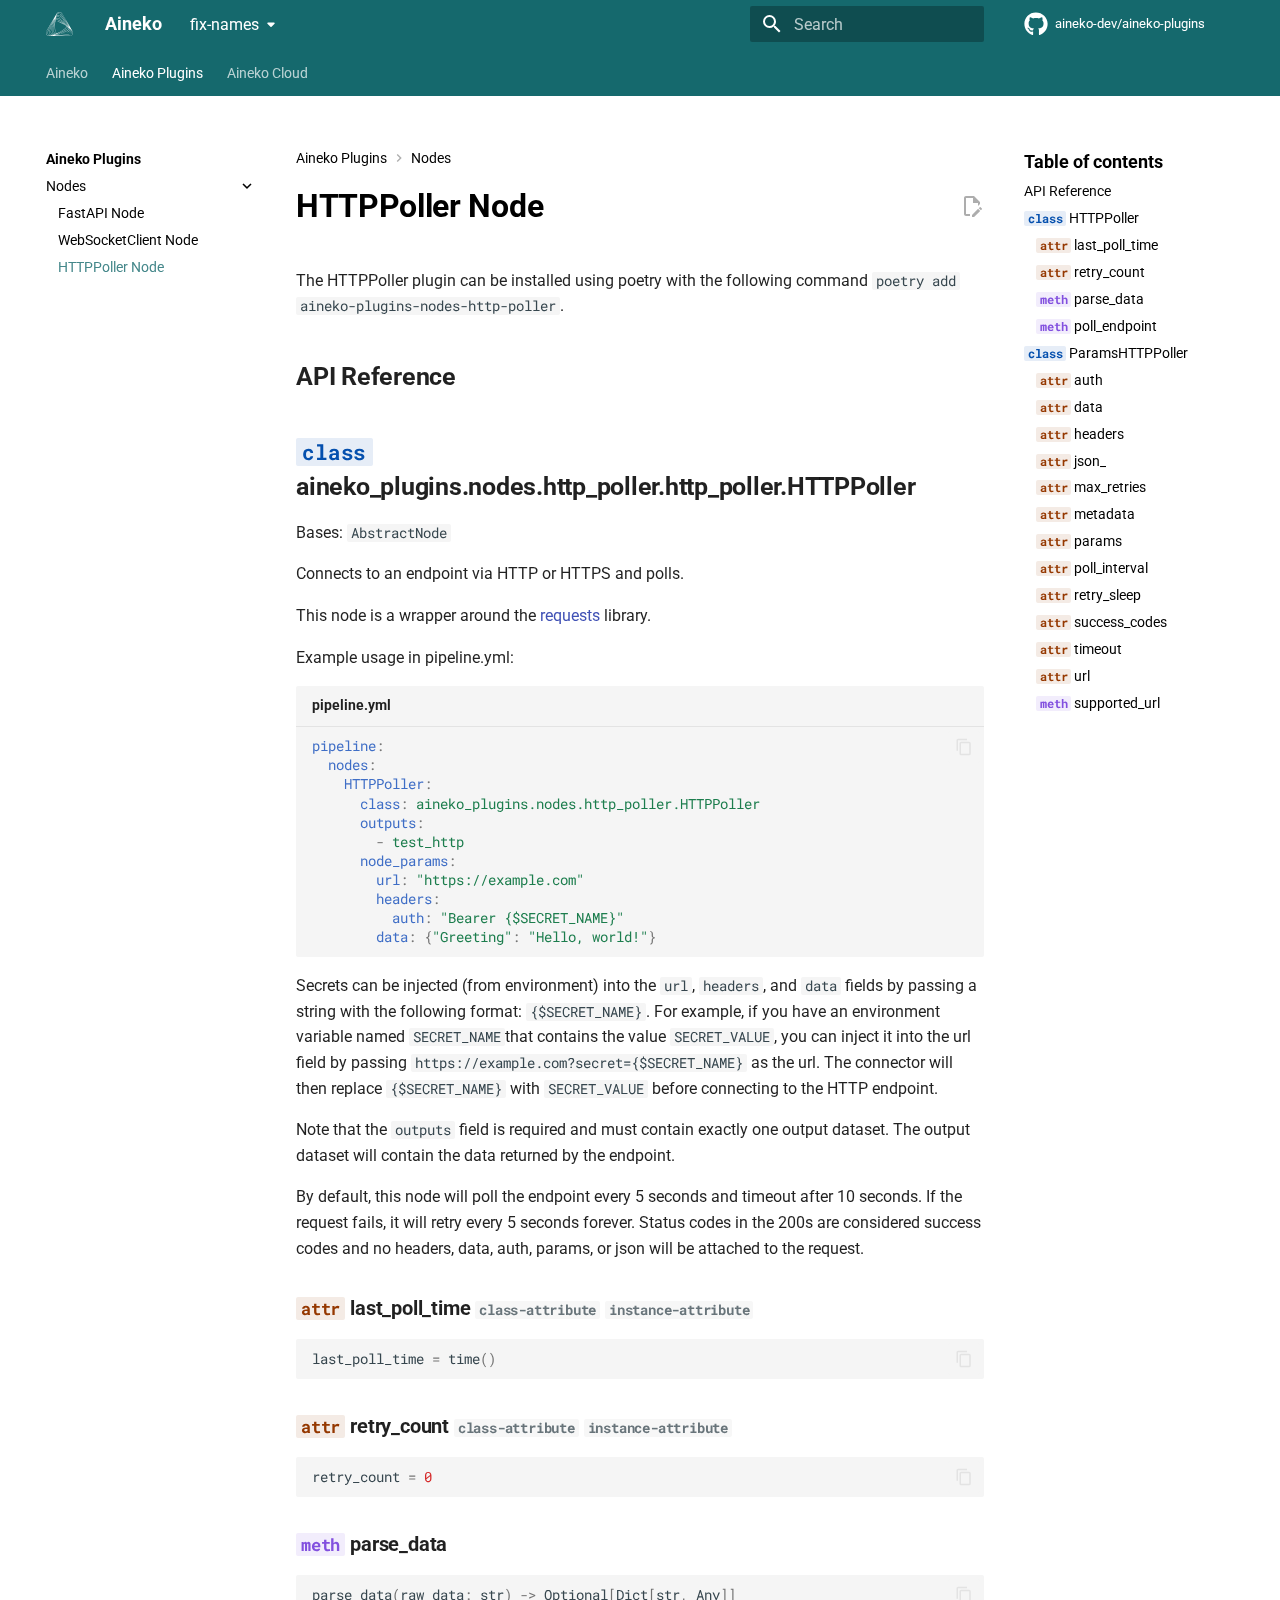
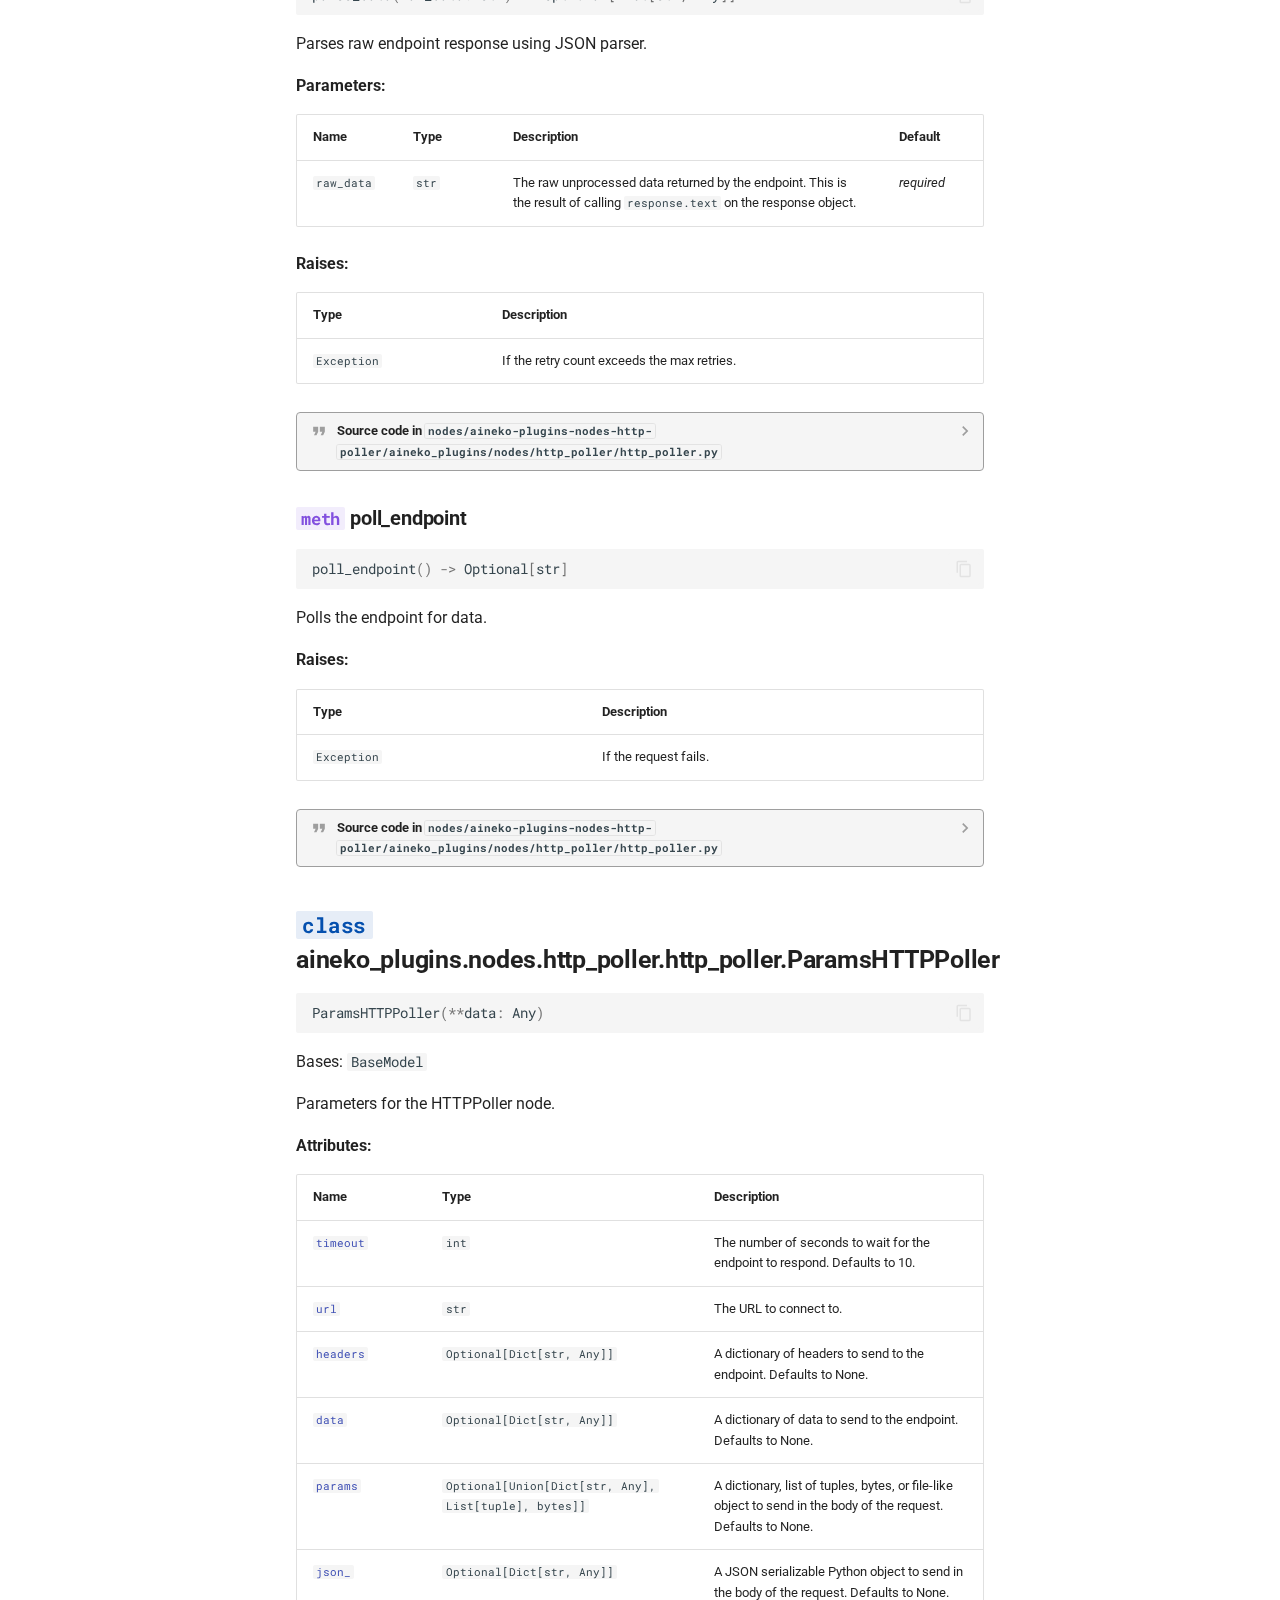
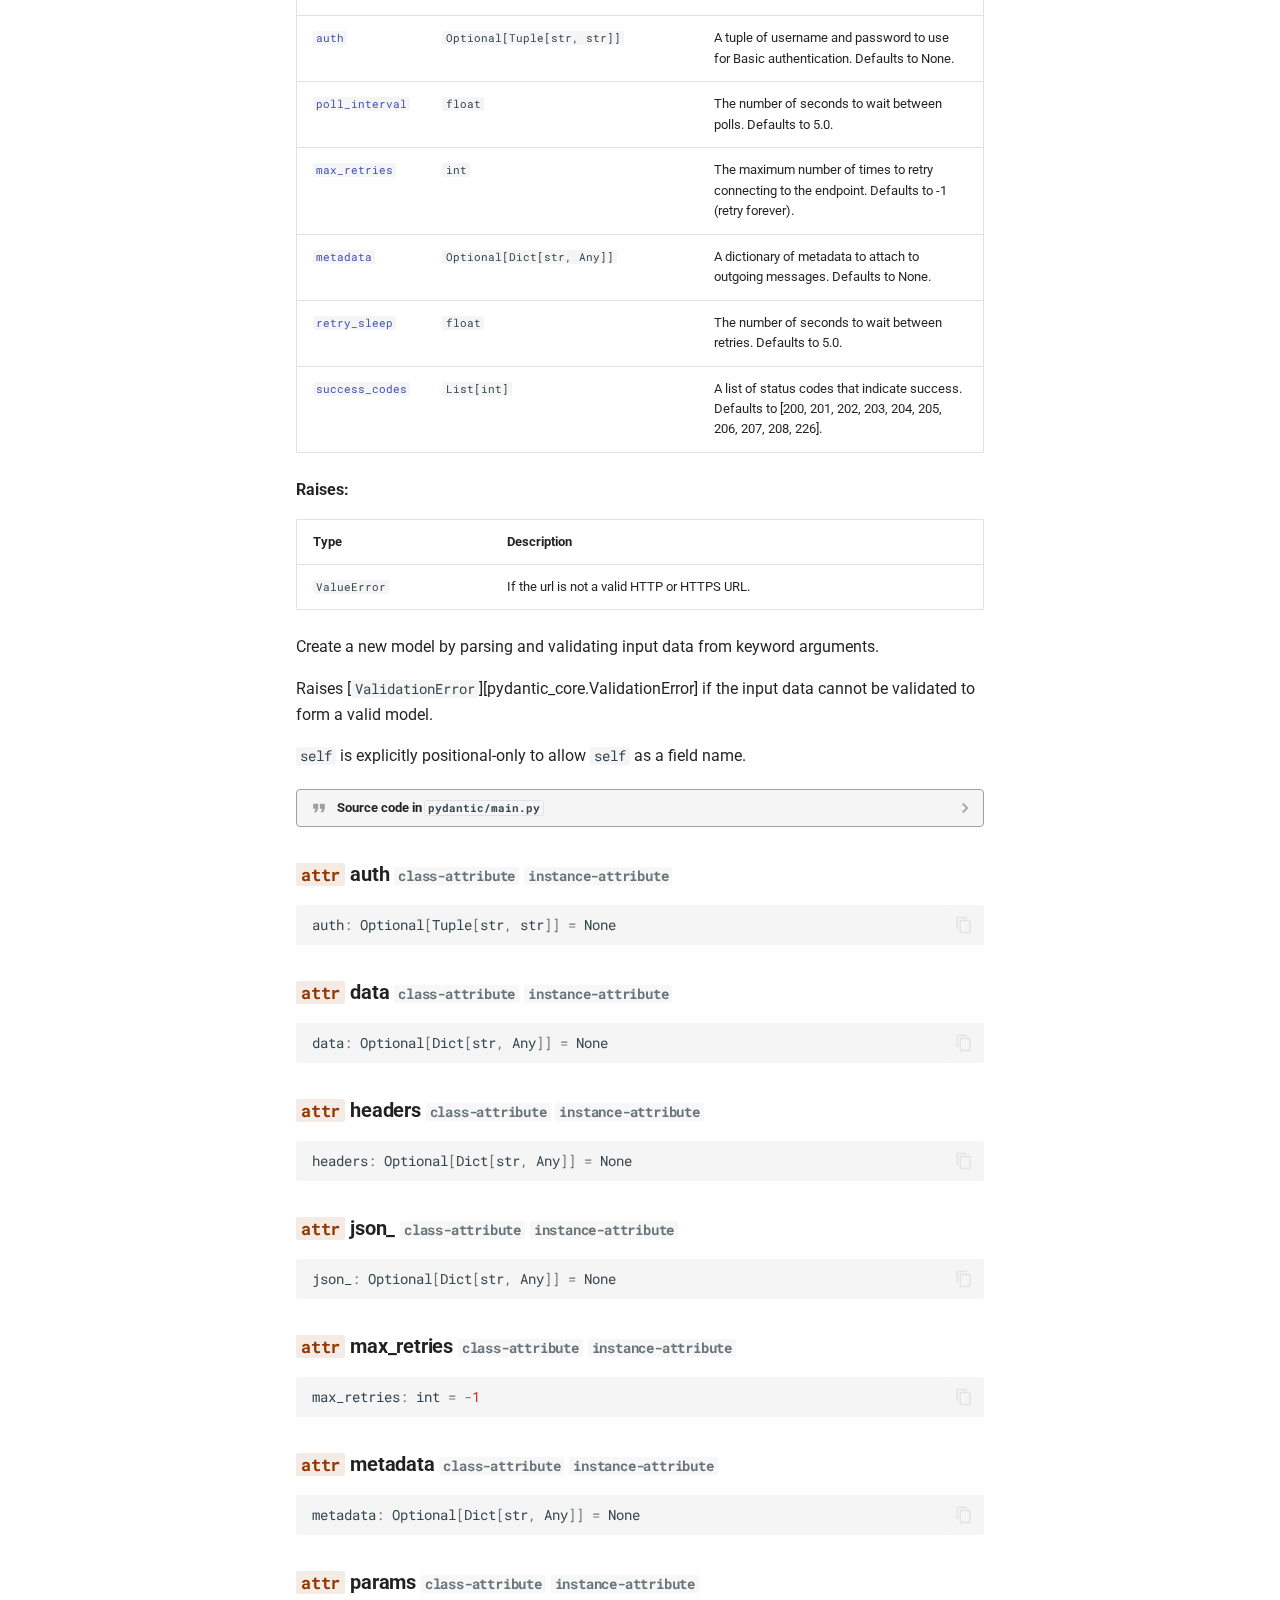
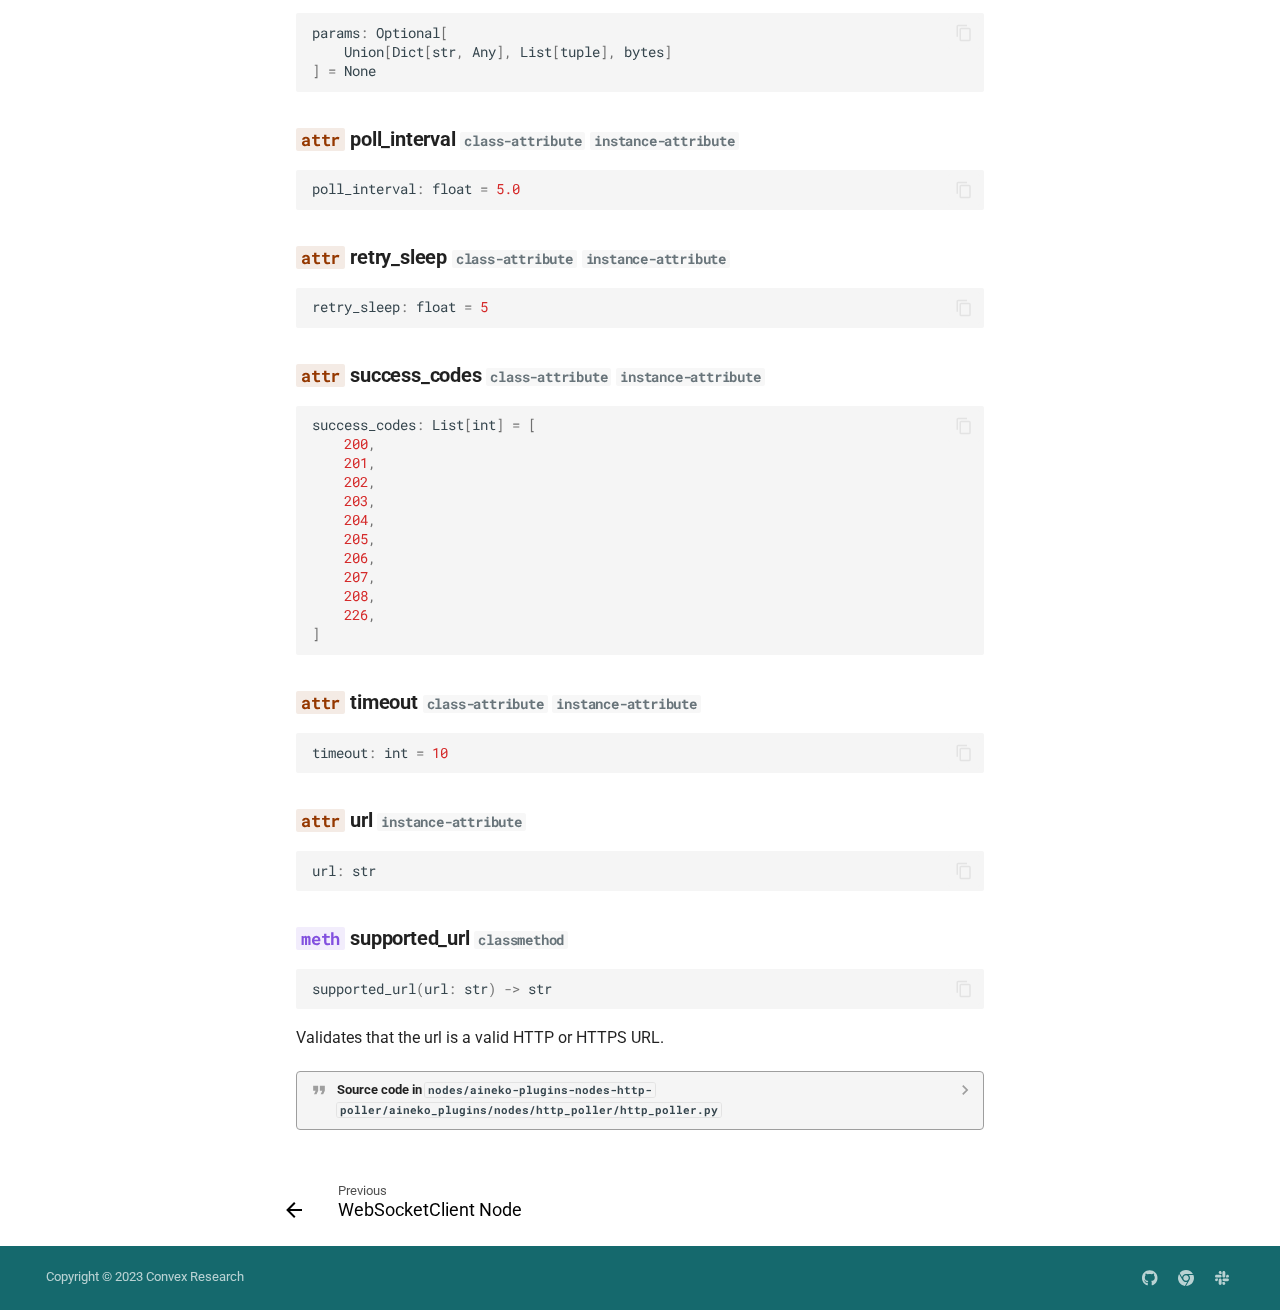
<file: dev/nodes/http-poller/index.html>
<!doctype html>
<html lang="en" class="no-js">
  <head>
    
      <meta charset="utf-8">
      <meta name="viewport" content="width=device-width,initial-scale=1">
      
      
      
        <link rel="canonical" href="https://plugin-docs.aineko.dev/dev/nodes/http-poller/">
      
      
        <link rel="prev" href="../websocket-client/">
      
      
      
        
      
      
      <link rel="icon" href="../../assets/favicon_green.svg">
      <meta name="generator" content="mkdocs-1.5.3, mkdocs-material-9.5.2+insiders-4.47.1">
    
    
      
        <title>HTTPPoller Node - Aineko</title>
      
    
    
      <link rel="stylesheet" href="../../assets/stylesheets/main.78d85e4f.min.css">
      
        
        <link rel="stylesheet" href="../../assets/stylesheets/palette.ab4e12ef.min.css">
      
      


    
    
      
    
    
      
        
        
        <link rel="preconnect" href="https://fonts.gstatic.com" crossorigin>
        <link rel="stylesheet" href="https://fonts.googleapis.com/css?family=Roboto:300,300i,400,400i,700,700i%7CRoboto+Mono:400,400i,700,700i&display=fallback">
        <style>:root{--md-text-font:"Roboto";--md-code-font:"Roboto Mono"}</style>
      
    
    
      <link rel="stylesheet" href="../../assets/_mkdocstrings.css">
    
      <link rel="stylesheet" href="../../stylesheets/extra.css">
    
    <script>__md_scope=new URL("../..",location),__md_hash=e=>[...e].reduce((e,_)=>(e<<5)-e+_.charCodeAt(0),0),__md_get=(e,_=localStorage,t=__md_scope)=>JSON.parse(_.getItem(t.pathname+"."+e)),__md_set=(e,_,t=localStorage,a=__md_scope)=>{try{t.setItem(a.pathname+"."+e,JSON.stringify(_))}catch(e){}}</script>
    
      
  


  
  

<script id="__analytics">function __md_analytics(){function n(){dataLayer.push(arguments)}window.dataLayer=window.dataLayer||[],n("js",new Date),n("config","G-395240980"),document.addEventListener("DOMContentLoaded",function(){document.forms.search&&document.forms.search.query.addEventListener("blur",function(){this.value&&n("event","search",{search_term:this.value})}),document$.subscribe(function(){var a=document.forms.feedback;if(void 0!==a)for(var e of a.querySelectorAll("[type=submit]"))e.addEventListener("click",function(e){e.preventDefault();var t=document.location.pathname,e=this.getAttribute("data-md-value");n("event","feedback",{page:t,data:e}),a.firstElementChild.disabled=!0;e=a.querySelector(".md-feedback__note [data-md-value='"+e+"']");e&&(e.hidden=!1)}),a.hidden=!1}),location$.subscribe(function(e){n("config","G-395240980",{page_path:e.pathname})})});var e=document.createElement("script");e.async=!0,e.src="https://www.googletagmanager.com/gtag/js?id=G-395240980",document.getElementById("__analytics").insertAdjacentElement("afterEnd",e)}</script>
  
    <script>"undefined"!=typeof __md_analytics&&__md_analytics()</script>
  

    
    
   <link href="../../assets/stylesheets/glightbox.min.css" rel="stylesheet"/><style>
    html.glightbox-open { overflow: initial; height: 100%; }
    .gslide-title { margin-top: 0px; user-select: text; }
    .gslide-desc { color: #666; user-select: text; }
    .gslide-image img { background: white; }
    .gscrollbar-fixer { padding-right: 15px; }
    .gdesc-inner { font-size: 0.75rem; }
    body[data-md-color-scheme="slate"] .gdesc-inner { background: var(--md-default-bg-color);}
    body[data-md-color-scheme="slate"] .gslide-title { color: var(--md-default-fg-color);}
    body[data-md-color-scheme="slate"] .gslide-desc { color: var(--md-default-fg-color);}</style> <script src="../../assets/javascripts/glightbox.min.js"></script></head>
  
  
    
    
    
    
    
    <body dir="ltr" data-md-color-scheme="aineko" data-md-color-primary="indigo" data-md-color-accent="indigo">
  
    
    <input class="md-toggle" data-md-toggle="drawer" type="checkbox" id="__drawer" autocomplete="off">
    <input class="md-toggle" data-md-toggle="search" type="checkbox" id="__search" autocomplete="off">
    <label class="md-overlay" for="__drawer"></label>
    <div data-md-component="skip">
      
        
        <a href="#httppoller-node" class="md-skip">
          Skip to content
        </a>
      
    </div>
    <div data-md-component="announce">
      
    </div>
    
      <div data-md-color-scheme="default" data-md-component="outdated" hidden>
        
      </div>
    
    
      

<header class="md-header" data-md-component="header">
  <nav class="md-header__inner md-grid" aria-label="Header">
    <a href="../.." title="Aineko" class="md-header__button md-logo" aria-label="Aineko" data-md-component="logo">
      
  <img src="../../assets/favicon_white.svg" alt="logo">

    </a>
    <label class="md-header__button md-icon" for="__drawer">
      
      <svg xmlns="http://www.w3.org/2000/svg" viewBox="0 0 24 24"><path d="M3 6h18v2H3V6m0 5h18v2H3v-2m0 5h18v2H3v-2Z"/></svg>
    </label>
    <div class="md-header__title" data-md-component="header-title">
      <div class="md-header__ellipsis">
        <div class="md-header__topic">
          <span class="md-ellipsis">
            Aineko
          </span>
        </div>
        <div class="md-header__topic" data-md-component="header-topic">
          <span class="md-ellipsis">
            
              HTTPPoller Node
            
          </span>
        </div>
      </div>
    </div>
    
      
    
    
    
    
      <label class="md-header__button md-icon" for="__search">
        
        <svg xmlns="http://www.w3.org/2000/svg" viewBox="0 0 24 24"><path d="M9.5 3A6.5 6.5 0 0 1 16 9.5c0 1.61-.59 3.09-1.56 4.23l.27.27h.79l5 5-1.5 1.5-5-5v-.79l-.27-.27A6.516 6.516 0 0 1 9.5 16 6.5 6.5 0 0 1 3 9.5 6.5 6.5 0 0 1 9.5 3m0 2C7 5 5 7 5 9.5S7 14 9.5 14 14 12 14 9.5 12 5 9.5 5Z"/></svg>
      </label>
      <div class="md-search" data-md-component="search" role="dialog">
  <label class="md-search__overlay" for="__search"></label>
  <div class="md-search__inner" role="search">
    <form class="md-search__form" name="search">
      <input type="text" class="md-search__input" name="query" aria-label="Search" placeholder="Search" autocapitalize="off" autocorrect="off" autocomplete="off" spellcheck="false" data-md-component="search-query" required>
      <label class="md-search__icon md-icon" for="__search">
        
        <svg xmlns="http://www.w3.org/2000/svg" viewBox="0 0 24 24"><path d="M9.5 3A6.5 6.5 0 0 1 16 9.5c0 1.61-.59 3.09-1.56 4.23l.27.27h.79l5 5-1.5 1.5-5-5v-.79l-.27-.27A6.516 6.516 0 0 1 9.5 16 6.5 6.5 0 0 1 3 9.5 6.5 6.5 0 0 1 9.5 3m0 2C7 5 5 7 5 9.5S7 14 9.5 14 14 12 14 9.5 12 5 9.5 5Z"/></svg>
        
        <svg xmlns="http://www.w3.org/2000/svg" viewBox="0 0 24 24"><path d="M20 11v2H8l5.5 5.5-1.42 1.42L4.16 12l7.92-7.92L13.5 5.5 8 11h12Z"/></svg>
      </label>
      <nav class="md-search__options" aria-label="Search">
        
        <button type="reset" class="md-search__icon md-icon" title="Clear" aria-label="Clear" tabindex="-1">
          
          <svg xmlns="http://www.w3.org/2000/svg" viewBox="0 0 24 24"><path d="M19 6.41 17.59 5 12 10.59 6.41 5 5 6.41 10.59 12 5 17.59 6.41 19 12 13.41 17.59 19 19 17.59 13.41 12 19 6.41Z"/></svg>
        </button>
      </nav>
      
    </form>
    <div class="md-search__output">
      <div class="md-search__scrollwrap" data-md-scrollfix>
        <div class="md-search-result" data-md-component="search-result">
          <div class="md-search-result__meta">
            Initializing search
          </div>
          <ol class="md-search-result__list" role="presentation"></ol>
        </div>
      </div>
    </div>
  </div>
</div>
    
    
      <div class="md-header__source">
        <a href="https://github.com/aineko-dev/aineko-plugins" title="Go to repository" class="md-source" data-md-component="source">
  <div class="md-source__icon md-icon">
    
    <svg xmlns="http://www.w3.org/2000/svg" viewBox="0 0 496 512"><!--! Font Awesome Free 6.5.1 by @fontawesome - https://fontawesome.com License - https://fontawesome.com/license/free (Icons: CC BY 4.0, Fonts: SIL OFL 1.1, Code: MIT License) Copyright 2023 Fonticons, Inc.--><path d="M165.9 397.4c0 2-2.3 3.6-5.2 3.6-3.3.3-5.6-1.3-5.6-3.6 0-2 2.3-3.6 5.2-3.6 3-.3 5.6 1.3 5.6 3.6zm-31.1-4.5c-.7 2 1.3 4.3 4.3 4.9 2.6 1 5.6 0 6.2-2s-1.3-4.3-4.3-5.2c-2.6-.7-5.5.3-6.2 2.3zm44.2-1.7c-2.9.7-4.9 2.6-4.6 4.9.3 2 2.9 3.3 5.9 2.6 2.9-.7 4.9-2.6 4.6-4.6-.3-1.9-3-3.2-5.9-2.9zM244.8 8C106.1 8 0 113.3 0 252c0 110.9 69.8 205.8 169.5 239.2 12.8 2.3 17.3-5.6 17.3-12.1 0-6.2-.3-40.4-.3-61.4 0 0-70 15-84.7-29.8 0 0-11.4-29.1-27.8-36.6 0 0-22.9-15.7 1.6-15.4 0 0 24.9 2 38.6 25.8 21.9 38.6 58.6 27.5 72.9 20.9 2.3-16 8.8-27.1 16-33.7-55.9-6.2-112.3-14.3-112.3-110.5 0-27.5 7.6-41.3 23.6-58.9-2.6-6.5-11.1-33.3 2.6-67.9 20.9-6.5 69 27 69 27 20-5.6 41.5-8.5 62.8-8.5s42.8 2.9 62.8 8.5c0 0 48.1-33.6 69-27 13.7 34.7 5.2 61.4 2.6 67.9 16 17.7 25.8 31.5 25.8 58.9 0 96.5-58.9 104.2-114.8 110.5 9.2 7.9 17 22.9 17 46.4 0 33.7-.3 75.4-.3 83.6 0 6.5 4.6 14.4 17.3 12.1C428.2 457.8 496 362.9 496 252 496 113.3 383.5 8 244.8 8zM97.2 352.9c-1.3 1-1 3.3.7 5.2 1.6 1.6 3.9 2.3 5.2 1 1.3-1 1-3.3-.7-5.2-1.6-1.6-3.9-2.3-5.2-1zm-10.8-8.1c-.7 1.3.3 2.9 2.3 3.9 1.6 1 3.6.7 4.3-.7.7-1.3-.3-2.9-2.3-3.9-2-.6-3.6-.3-4.3.7zm32.4 35.6c-1.6 1.3-1 4.3 1.3 6.2 2.3 2.3 5.2 2.6 6.5 1 1.3-1.3.7-4.3-1.3-6.2-2.2-2.3-5.2-2.6-6.5-1zm-11.4-14.7c-1.6 1-1.6 3.6 0 5.9 1.6 2.3 4.3 3.3 5.6 2.3 1.6-1.3 1.6-3.9 0-6.2-1.4-2.3-4-3.3-5.6-2z"/></svg>
  </div>
  <div class="md-source__repository">
    aineko-dev/aineko-plugins
  </div>
</a>
      </div>
    
  </nav>
  
</header>
    
    <div class="md-container" data-md-component="container">
      
      
        
          
            
<nav class="md-tabs" aria-label="Tabs" data-md-component="tabs">
  <div class="md-grid">
    <ul class="md-tabs__list">
      
        
  
  
  
    <li class="md-tabs__item">
      <a href="https://docs.aineko.dev" class="md-tabs__link">
        
  
    
  
  Aineko

      </a>
    </li>
  

      
        
  
  
    
  
  
    
    
      <li class="md-tabs__item md-tabs__item--active">
        <a href="../.." class="md-tabs__link">
          
  
    
  
  Aineko Plugins

        </a>
      </li>
    
  

      
        
  
  
  
    <li class="md-tabs__item">
      <a href="https://cloud-docs.aineko.dev" class="md-tabs__link">
        
  
    
  
  Aineko Cloud

      </a>
    </li>
  

      
    </ul>
  </div>
</nav>
          
        
      
      <main class="md-main" data-md-component="main">
        <div class="md-main__inner md-grid">
          
            
              
              <div class="md-sidebar md-sidebar--primary" data-md-component="sidebar" data-md-type="navigation" >
                <div class="md-sidebar__scrollwrap">
                  <div class="md-sidebar__inner">
                    


  


<nav class="md-nav md-nav--primary md-nav--lifted" aria-label="Navigation" data-md-level="0">
  <label class="md-nav__title" for="__drawer">
    <a href="../.." title="Aineko" class="md-nav__button md-logo" aria-label="Aineko" data-md-component="logo">
      
  <img src="../../assets/favicon_white.svg" alt="logo">

    </a>
    Aineko
  </label>
  
    <div class="md-nav__source">
      <a href="https://github.com/aineko-dev/aineko-plugins" title="Go to repository" class="md-source" data-md-component="source">
  <div class="md-source__icon md-icon">
    
    <svg xmlns="http://www.w3.org/2000/svg" viewBox="0 0 496 512"><!--! Font Awesome Free 6.5.1 by @fontawesome - https://fontawesome.com License - https://fontawesome.com/license/free (Icons: CC BY 4.0, Fonts: SIL OFL 1.1, Code: MIT License) Copyright 2023 Fonticons, Inc.--><path d="M165.9 397.4c0 2-2.3 3.6-5.2 3.6-3.3.3-5.6-1.3-5.6-3.6 0-2 2.3-3.6 5.2-3.6 3-.3 5.6 1.3 5.6 3.6zm-31.1-4.5c-.7 2 1.3 4.3 4.3 4.9 2.6 1 5.6 0 6.2-2s-1.3-4.3-4.3-5.2c-2.6-.7-5.5.3-6.2 2.3zm44.2-1.7c-2.9.7-4.9 2.6-4.6 4.9.3 2 2.9 3.3 5.9 2.6 2.9-.7 4.9-2.6 4.6-4.6-.3-1.9-3-3.2-5.9-2.9zM244.8 8C106.1 8 0 113.3 0 252c0 110.9 69.8 205.8 169.5 239.2 12.8 2.3 17.3-5.6 17.3-12.1 0-6.2-.3-40.4-.3-61.4 0 0-70 15-84.7-29.8 0 0-11.4-29.1-27.8-36.6 0 0-22.9-15.7 1.6-15.4 0 0 24.9 2 38.6 25.8 21.9 38.6 58.6 27.5 72.9 20.9 2.3-16 8.8-27.1 16-33.7-55.9-6.2-112.3-14.3-112.3-110.5 0-27.5 7.6-41.3 23.6-58.9-2.6-6.5-11.1-33.3 2.6-67.9 20.9-6.5 69 27 69 27 20-5.6 41.5-8.5 62.8-8.5s42.8 2.9 62.8 8.5c0 0 48.1-33.6 69-27 13.7 34.7 5.2 61.4 2.6 67.9 16 17.7 25.8 31.5 25.8 58.9 0 96.5-58.9 104.2-114.8 110.5 9.2 7.9 17 22.9 17 46.4 0 33.7-.3 75.4-.3 83.6 0 6.5 4.6 14.4 17.3 12.1C428.2 457.8 496 362.9 496 252 496 113.3 383.5 8 244.8 8zM97.2 352.9c-1.3 1-1 3.3.7 5.2 1.6 1.6 3.9 2.3 5.2 1 1.3-1 1-3.3-.7-5.2-1.6-1.6-3.9-2.3-5.2-1zm-10.8-8.1c-.7 1.3.3 2.9 2.3 3.9 1.6 1 3.6.7 4.3-.7.7-1.3-.3-2.9-2.3-3.9-2-.6-3.6-.3-4.3.7zm32.4 35.6c-1.6 1.3-1 4.3 1.3 6.2 2.3 2.3 5.2 2.6 6.5 1 1.3-1.3.7-4.3-1.3-6.2-2.2-2.3-5.2-2.6-6.5-1zm-11.4-14.7c-1.6 1-1.6 3.6 0 5.9 1.6 2.3 4.3 3.3 5.6 2.3 1.6-1.3 1.6-3.9 0-6.2-1.4-2.3-4-3.3-5.6-2z"/></svg>
  </div>
  <div class="md-source__repository">
    aineko-dev/aineko-plugins
  </div>
</a>
    </div>
  
  <ul class="md-nav__list" data-md-scrollfix>
    
      
      
  
  
  
  
    <li class="md-nav__item">
      <a href="https://docs.aineko.dev" class="md-nav__link">
        
  
  <span class="md-ellipsis">
    
  
    Aineko
  

    
  </span>
  
  

      </a>
    </li>
  

    
      
      
  
  
    
  
  
  
    
    
      
        
          
        
      
        
      
    
    
    
    
      
      
    
    <li class="md-nav__item md-nav__item--active md-nav__item--section md-nav__item--nested">
      
        
        
        
        <input class="md-nav__toggle md-toggle " type="checkbox" id="__nav_2" checked>
        
          
          
          <div class="md-nav__link md-nav__container">
            <a href="../.." class="md-nav__link ">
              
  
  <span class="md-ellipsis">
    
  
    Aineko Plugins
  

    
  </span>
  
  

            </a>
            
              
              <label class="md-nav__link " for="__nav_2" id="__nav_2_label" tabindex="">
                <span class="md-nav__icon md-icon"></span>
              </label>
            
          </div>
        
        <nav class="md-nav" data-md-level="1" aria-labelledby="__nav_2_label" aria-expanded="true">
          <label class="md-nav__title" for="__nav_2">
            <span class="md-nav__icon md-icon"></span>
            
  
    Aineko Plugins
  

          </label>
          <ul class="md-nav__list" data-md-scrollfix>
            
              
            
              
                
  
  
    
  
  
  
    
    
      
        
      
        
      
        
      
    
    
    
    
    <li class="md-nav__item md-nav__item--active md-nav__item--nested">
      
        
        
        
        <input class="md-nav__toggle md-toggle " type="checkbox" id="__nav_2_2" checked>
        
          
          <label class="md-nav__link" for="__nav_2_2" id="__nav_2_2_label" tabindex="0">
            
  
  <span class="md-ellipsis">
    
  
    Nodes
  

    
  </span>
  
  

            <span class="md-nav__icon md-icon"></span>
          </label>
        
        <nav class="md-nav" data-md-level="2" aria-labelledby="__nav_2_2_label" aria-expanded="true">
          <label class="md-nav__title" for="__nav_2_2">
            <span class="md-nav__icon md-icon"></span>
            
  
    Nodes
  

          </label>
          <ul class="md-nav__list" data-md-scrollfix>
            
              
                
  
  
  
  
    <li class="md-nav__item">
      <a href="../fastapi-server/" class="md-nav__link">
        
  
  <span class="md-ellipsis">
    
  
    FastAPI Node
  

    
  </span>
  
  

      </a>
    </li>
  

              
            
              
                
  
  
  
  
    <li class="md-nav__item">
      <a href="../websocket-client/" class="md-nav__link">
        
  
  <span class="md-ellipsis">
    
  
    WebSocketClient Node
  

    
  </span>
  
  

      </a>
    </li>
  

              
            
              
                
  
  
    
  
  
  
    <li class="md-nav__item md-nav__item--active">
      
      <input class="md-nav__toggle md-toggle" type="checkbox" id="__toc">
      
      
        
      
      
        <label class="md-nav__link md-nav__link--active" for="__toc">
          
  
  <span class="md-ellipsis">
    
  
    HTTPPoller Node
  

    
  </span>
  
  

          <span class="md-nav__icon md-icon"></span>
        </label>
      
      <a href="./" class="md-nav__link md-nav__link--active">
        
  
  <span class="md-ellipsis">
    
  
    HTTPPoller Node
  

    
  </span>
  
  

      </a>
      
        

<nav class="md-nav md-nav--secondary" aria-label="Table of contents">
  
  
  
    
  
  
    <label class="md-nav__title" for="__toc">
      <span class="md-nav__icon md-icon"></span>
      Table of contents
    </label>
    <ul class="md-nav__list" data-md-component="toc" data-md-scrollfix>
      
        <li class="md-nav__item">
  <a href="#api-reference" class="md-nav__link">
    <span class="md-ellipsis">
      
        API Reference
      
    </span>
  </a>
  
</li>
      
        <li class="md-nav__item">
  <a href="#aineko_plugins.nodes.http_poller.http_poller.HTTPPoller" class="md-nav__link">
    <span class="md-ellipsis">
      
        <code class="doc-symbol doc-symbol-toc doc-symbol-class"></code>&nbsp;HTTPPoller
      
    </span>
  </a>
  
    <nav class="md-nav" aria-label=" HTTPPoller">
      <ul class="md-nav__list">
        
          <li class="md-nav__item">
  <a href="#aineko_plugins.nodes.http_poller.http_poller.HTTPPoller.last_poll_time" class="md-nav__link">
    <span class="md-ellipsis">
      
        <code class="doc-symbol doc-symbol-toc doc-symbol-attribute"></code>&nbsp;last_poll_time
      
    </span>
  </a>
  
</li>
        
          <li class="md-nav__item">
  <a href="#aineko_plugins.nodes.http_poller.http_poller.HTTPPoller.retry_count" class="md-nav__link">
    <span class="md-ellipsis">
      
        <code class="doc-symbol doc-symbol-toc doc-symbol-attribute"></code>&nbsp;retry_count
      
    </span>
  </a>
  
</li>
        
          <li class="md-nav__item">
  <a href="#aineko_plugins.nodes.http_poller.http_poller.HTTPPoller.parse_data" class="md-nav__link">
    <span class="md-ellipsis">
      
        <code class="doc-symbol doc-symbol-toc doc-symbol-method"></code>&nbsp;parse_data
      
    </span>
  </a>
  
</li>
        
          <li class="md-nav__item">
  <a href="#aineko_plugins.nodes.http_poller.http_poller.HTTPPoller.poll_endpoint" class="md-nav__link">
    <span class="md-ellipsis">
      
        <code class="doc-symbol doc-symbol-toc doc-symbol-method"></code>&nbsp;poll_endpoint
      
    </span>
  </a>
  
</li>
        
      </ul>
    </nav>
  
</li>
      
        <li class="md-nav__item">
  <a href="#aineko_plugins.nodes.http_poller.http_poller.ParamsHTTPPoller" class="md-nav__link">
    <span class="md-ellipsis">
      
        <code class="doc-symbol doc-symbol-toc doc-symbol-class"></code>&nbsp;ParamsHTTPPoller
      
    </span>
  </a>
  
    <nav class="md-nav" aria-label=" ParamsHTTPPoller">
      <ul class="md-nav__list">
        
          <li class="md-nav__item">
  <a href="#aineko_plugins.nodes.http_poller.http_poller.ParamsHTTPPoller.auth" class="md-nav__link">
    <span class="md-ellipsis">
      
        <code class="doc-symbol doc-symbol-toc doc-symbol-attribute"></code>&nbsp;auth
      
    </span>
  </a>
  
</li>
        
          <li class="md-nav__item">
  <a href="#aineko_plugins.nodes.http_poller.http_poller.ParamsHTTPPoller.data" class="md-nav__link">
    <span class="md-ellipsis">
      
        <code class="doc-symbol doc-symbol-toc doc-symbol-attribute"></code>&nbsp;data
      
    </span>
  </a>
  
</li>
        
          <li class="md-nav__item">
  <a href="#aineko_plugins.nodes.http_poller.http_poller.ParamsHTTPPoller.headers" class="md-nav__link">
    <span class="md-ellipsis">
      
        <code class="doc-symbol doc-symbol-toc doc-symbol-attribute"></code>&nbsp;headers
      
    </span>
  </a>
  
</li>
        
          <li class="md-nav__item">
  <a href="#aineko_plugins.nodes.http_poller.http_poller.ParamsHTTPPoller.json_" class="md-nav__link">
    <span class="md-ellipsis">
      
        <code class="doc-symbol doc-symbol-toc doc-symbol-attribute"></code>&nbsp;json_
      
    </span>
  </a>
  
</li>
        
          <li class="md-nav__item">
  <a href="#aineko_plugins.nodes.http_poller.http_poller.ParamsHTTPPoller.max_retries" class="md-nav__link">
    <span class="md-ellipsis">
      
        <code class="doc-symbol doc-symbol-toc doc-symbol-attribute"></code>&nbsp;max_retries
      
    </span>
  </a>
  
</li>
        
          <li class="md-nav__item">
  <a href="#aineko_plugins.nodes.http_poller.http_poller.ParamsHTTPPoller.metadata" class="md-nav__link">
    <span class="md-ellipsis">
      
        <code class="doc-symbol doc-symbol-toc doc-symbol-attribute"></code>&nbsp;metadata
      
    </span>
  </a>
  
</li>
        
          <li class="md-nav__item">
  <a href="#aineko_plugins.nodes.http_poller.http_poller.ParamsHTTPPoller.params" class="md-nav__link">
    <span class="md-ellipsis">
      
        <code class="doc-symbol doc-symbol-toc doc-symbol-attribute"></code>&nbsp;params
      
    </span>
  </a>
  
</li>
        
          <li class="md-nav__item">
  <a href="#aineko_plugins.nodes.http_poller.http_poller.ParamsHTTPPoller.poll_interval" class="md-nav__link">
    <span class="md-ellipsis">
      
        <code class="doc-symbol doc-symbol-toc doc-symbol-attribute"></code>&nbsp;poll_interval
      
    </span>
  </a>
  
</li>
        
          <li class="md-nav__item">
  <a href="#aineko_plugins.nodes.http_poller.http_poller.ParamsHTTPPoller.retry_sleep" class="md-nav__link">
    <span class="md-ellipsis">
      
        <code class="doc-symbol doc-symbol-toc doc-symbol-attribute"></code>&nbsp;retry_sleep
      
    </span>
  </a>
  
</li>
        
          <li class="md-nav__item">
  <a href="#aineko_plugins.nodes.http_poller.http_poller.ParamsHTTPPoller.success_codes" class="md-nav__link">
    <span class="md-ellipsis">
      
        <code class="doc-symbol doc-symbol-toc doc-symbol-attribute"></code>&nbsp;success_codes
      
    </span>
  </a>
  
</li>
        
          <li class="md-nav__item">
  <a href="#aineko_plugins.nodes.http_poller.http_poller.ParamsHTTPPoller.timeout" class="md-nav__link">
    <span class="md-ellipsis">
      
        <code class="doc-symbol doc-symbol-toc doc-symbol-attribute"></code>&nbsp;timeout
      
    </span>
  </a>
  
</li>
        
          <li class="md-nav__item">
  <a href="#aineko_plugins.nodes.http_poller.http_poller.ParamsHTTPPoller.url" class="md-nav__link">
    <span class="md-ellipsis">
      
        <code class="doc-symbol doc-symbol-toc doc-symbol-attribute"></code>&nbsp;url
      
    </span>
  </a>
  
</li>
        
          <li class="md-nav__item">
  <a href="#aineko_plugins.nodes.http_poller.http_poller.ParamsHTTPPoller.supported_url" class="md-nav__link">
    <span class="md-ellipsis">
      
        <code class="doc-symbol doc-symbol-toc doc-symbol-method"></code>&nbsp;supported_url
      
    </span>
  </a>
  
</li>
        
      </ul>
    </nav>
  
</li>
      
    </ul>
  
</nav>
      
    </li>
  

              
            
          </ul>
        </nav>
      
    </li>
  

              
            
          </ul>
        </nav>
      
    </li>
  

    
      
      
  
  
  
  
    <li class="md-nav__item">
      <a href="https://cloud-docs.aineko.dev" class="md-nav__link">
        
  
  <span class="md-ellipsis">
    
  
    Aineko Cloud
  

    
  </span>
  
  

      </a>
    </li>
  

    
  </ul>
</nav>
                  </div>
                </div>
              </div>
            
            
              
              <div class="md-sidebar md-sidebar--secondary" data-md-component="sidebar" data-md-type="toc" >
                <div class="md-sidebar__scrollwrap">
                  <div class="md-sidebar__inner">
                    

<nav class="md-nav md-nav--secondary" aria-label="Table of contents">
  
  
  
    
  
  
    <label class="md-nav__title" for="__toc">
      <span class="md-nav__icon md-icon"></span>
      Table of contents
    </label>
    <ul class="md-nav__list" data-md-component="toc" data-md-scrollfix>
      
        <li class="md-nav__item">
  <a href="#api-reference" class="md-nav__link">
    <span class="md-ellipsis">
      
        API Reference
      
    </span>
  </a>
  
</li>
      
        <li class="md-nav__item">
  <a href="#aineko_plugins.nodes.http_poller.http_poller.HTTPPoller" class="md-nav__link">
    <span class="md-ellipsis">
      
        <code class="doc-symbol doc-symbol-toc doc-symbol-class"></code>&nbsp;HTTPPoller
      
    </span>
  </a>
  
    <nav class="md-nav" aria-label=" HTTPPoller">
      <ul class="md-nav__list">
        
          <li class="md-nav__item">
  <a href="#aineko_plugins.nodes.http_poller.http_poller.HTTPPoller.last_poll_time" class="md-nav__link">
    <span class="md-ellipsis">
      
        <code class="doc-symbol doc-symbol-toc doc-symbol-attribute"></code>&nbsp;last_poll_time
      
    </span>
  </a>
  
</li>
        
          <li class="md-nav__item">
  <a href="#aineko_plugins.nodes.http_poller.http_poller.HTTPPoller.retry_count" class="md-nav__link">
    <span class="md-ellipsis">
      
        <code class="doc-symbol doc-symbol-toc doc-symbol-attribute"></code>&nbsp;retry_count
      
    </span>
  </a>
  
</li>
        
          <li class="md-nav__item">
  <a href="#aineko_plugins.nodes.http_poller.http_poller.HTTPPoller.parse_data" class="md-nav__link">
    <span class="md-ellipsis">
      
        <code class="doc-symbol doc-symbol-toc doc-symbol-method"></code>&nbsp;parse_data
      
    </span>
  </a>
  
</li>
        
          <li class="md-nav__item">
  <a href="#aineko_plugins.nodes.http_poller.http_poller.HTTPPoller.poll_endpoint" class="md-nav__link">
    <span class="md-ellipsis">
      
        <code class="doc-symbol doc-symbol-toc doc-symbol-method"></code>&nbsp;poll_endpoint
      
    </span>
  </a>
  
</li>
        
      </ul>
    </nav>
  
</li>
      
        <li class="md-nav__item">
  <a href="#aineko_plugins.nodes.http_poller.http_poller.ParamsHTTPPoller" class="md-nav__link">
    <span class="md-ellipsis">
      
        <code class="doc-symbol doc-symbol-toc doc-symbol-class"></code>&nbsp;ParamsHTTPPoller
      
    </span>
  </a>
  
    <nav class="md-nav" aria-label=" ParamsHTTPPoller">
      <ul class="md-nav__list">
        
          <li class="md-nav__item">
  <a href="#aineko_plugins.nodes.http_poller.http_poller.ParamsHTTPPoller.auth" class="md-nav__link">
    <span class="md-ellipsis">
      
        <code class="doc-symbol doc-symbol-toc doc-symbol-attribute"></code>&nbsp;auth
      
    </span>
  </a>
  
</li>
        
          <li class="md-nav__item">
  <a href="#aineko_plugins.nodes.http_poller.http_poller.ParamsHTTPPoller.data" class="md-nav__link">
    <span class="md-ellipsis">
      
        <code class="doc-symbol doc-symbol-toc doc-symbol-attribute"></code>&nbsp;data
      
    </span>
  </a>
  
</li>
        
          <li class="md-nav__item">
  <a href="#aineko_plugins.nodes.http_poller.http_poller.ParamsHTTPPoller.headers" class="md-nav__link">
    <span class="md-ellipsis">
      
        <code class="doc-symbol doc-symbol-toc doc-symbol-attribute"></code>&nbsp;headers
      
    </span>
  </a>
  
</li>
        
          <li class="md-nav__item">
  <a href="#aineko_plugins.nodes.http_poller.http_poller.ParamsHTTPPoller.json_" class="md-nav__link">
    <span class="md-ellipsis">
      
        <code class="doc-symbol doc-symbol-toc doc-symbol-attribute"></code>&nbsp;json_
      
    </span>
  </a>
  
</li>
        
          <li class="md-nav__item">
  <a href="#aineko_plugins.nodes.http_poller.http_poller.ParamsHTTPPoller.max_retries" class="md-nav__link">
    <span class="md-ellipsis">
      
        <code class="doc-symbol doc-symbol-toc doc-symbol-attribute"></code>&nbsp;max_retries
      
    </span>
  </a>
  
</li>
        
          <li class="md-nav__item">
  <a href="#aineko_plugins.nodes.http_poller.http_poller.ParamsHTTPPoller.metadata" class="md-nav__link">
    <span class="md-ellipsis">
      
        <code class="doc-symbol doc-symbol-toc doc-symbol-attribute"></code>&nbsp;metadata
      
    </span>
  </a>
  
</li>
        
          <li class="md-nav__item">
  <a href="#aineko_plugins.nodes.http_poller.http_poller.ParamsHTTPPoller.params" class="md-nav__link">
    <span class="md-ellipsis">
      
        <code class="doc-symbol doc-symbol-toc doc-symbol-attribute"></code>&nbsp;params
      
    </span>
  </a>
  
</li>
        
          <li class="md-nav__item">
  <a href="#aineko_plugins.nodes.http_poller.http_poller.ParamsHTTPPoller.poll_interval" class="md-nav__link">
    <span class="md-ellipsis">
      
        <code class="doc-symbol doc-symbol-toc doc-symbol-attribute"></code>&nbsp;poll_interval
      
    </span>
  </a>
  
</li>
        
          <li class="md-nav__item">
  <a href="#aineko_plugins.nodes.http_poller.http_poller.ParamsHTTPPoller.retry_sleep" class="md-nav__link">
    <span class="md-ellipsis">
      
        <code class="doc-symbol doc-symbol-toc doc-symbol-attribute"></code>&nbsp;retry_sleep
      
    </span>
  </a>
  
</li>
        
          <li class="md-nav__item">
  <a href="#aineko_plugins.nodes.http_poller.http_poller.ParamsHTTPPoller.success_codes" class="md-nav__link">
    <span class="md-ellipsis">
      
        <code class="doc-symbol doc-symbol-toc doc-symbol-attribute"></code>&nbsp;success_codes
      
    </span>
  </a>
  
</li>
        
          <li class="md-nav__item">
  <a href="#aineko_plugins.nodes.http_poller.http_poller.ParamsHTTPPoller.timeout" class="md-nav__link">
    <span class="md-ellipsis">
      
        <code class="doc-symbol doc-symbol-toc doc-symbol-attribute"></code>&nbsp;timeout
      
    </span>
  </a>
  
</li>
        
          <li class="md-nav__item">
  <a href="#aineko_plugins.nodes.http_poller.http_poller.ParamsHTTPPoller.url" class="md-nav__link">
    <span class="md-ellipsis">
      
        <code class="doc-symbol doc-symbol-toc doc-symbol-attribute"></code>&nbsp;url
      
    </span>
  </a>
  
</li>
        
          <li class="md-nav__item">
  <a href="#aineko_plugins.nodes.http_poller.http_poller.ParamsHTTPPoller.supported_url" class="md-nav__link">
    <span class="md-ellipsis">
      
        <code class="doc-symbol doc-symbol-toc doc-symbol-method"></code>&nbsp;supported_url
      
    </span>
  </a>
  
</li>
        
      </ul>
    </nav>
  
</li>
      
    </ul>
  
</nav>
                  </div>
                </div>
              </div>
            
          
          
            <div class="md-content" data-md-component="content">
              
                




  <nav class="md-path" aria-label="Navigation" >
    <ol class="md-path__list">
      
      
        
  
    
    
      <li class="md-path__item">
        <a href="../.." class="md-path__link">
          
  <span class="md-ellipsis">
    Aineko Plugins
  </span>

        </a>
      </li>
    
  

      
        
  
    
    
      <li class="md-path__item">
        <a href="../fastapi-server/" class="md-path__link">
          
  <span class="md-ellipsis">
    Nodes
  </span>

        </a>
      </li>
    
  

      
    </ol>
  </nav>

              
              <article class="md-content__inner md-typeset">
                
                  

  
    <a href="https://github.com/aineko-dev/aineko-plugins/edit/develop/docs/nodes/http-poller.md" title="Edit this page" class="md-content__button md-icon">
      
      <svg xmlns="http://www.w3.org/2000/svg" viewBox="0 0 24 24"><path d="M10 20H6V4h7v5h5v3.1l2-2V8l-6-6H6c-1.1 0-2 .9-2 2v16c0 1.1.9 2 2 2h4v-2m10.2-7c.1 0 .3.1.4.2l1.3 1.3c.2.2.2.6 0 .8l-1 1-2.1-2.1 1-1c.1-.1.2-.2.4-.2m0 3.9L14.1 23H12v-2.1l6.1-6.1 2.1 2.1Z"/></svg>
    </a>
  
  


<h1 id="httppoller-node">HTTPPoller Node</h1>
<p>The HTTPPoller plugin can be installed using poetry with the following command <code>poetry add aineko-plugins-nodes-http-poller</code>.</p>
<h2 id="api-reference">API Reference</h2>


<div class="doc doc-object doc-class">



<h2 id="aineko_plugins.nodes.http_poller.http_poller.HTTPPoller" class="doc doc-heading">
<code class="doc-symbol doc-symbol-heading doc-symbol-class"></code>          <span class="doc doc-object-name doc-class-name">aineko_plugins.nodes.http_poller.http_poller.HTTPPoller</span>


</h2>


  <div class="doc doc-contents first">
          <p class="doc doc-class-bases">
            Bases: <code><span title="aineko.AbstractNode">AbstractNode</span></code></p>

  
      <p>Connects to an endpoint via HTTP or HTTPS and polls.</p>
<p>This node is a wrapper around the
<a href="https://docs.python-requests.org/en/master/" target="_blank">requests</a> library.</p>
<p>Example usage in pipeline.yml:
<div class="highlight"><span class="filename">pipeline.yml</span><pre><span></span><code><span class="nt">pipeline</span><span class="p">:</span>
<span class="w">  </span><span class="nt">nodes</span><span class="p">:</span>
<span class="w">    </span><span class="nt">HTTPPoller</span><span class="p">:</span>
<span class="w">      </span><span class="nt">class</span><span class="p">:</span><span class="w"> </span><span class="l l-Scalar l-Scalar-Plain">aineko_plugins.nodes.http_poller.HTTPPoller</span>
<span class="w">      </span><span class="nt">outputs</span><span class="p">:</span>
<span class="w">        </span><span class="p p-Indicator">-</span><span class="w"> </span><span class="l l-Scalar l-Scalar-Plain">test_http</span>
<span class="w">      </span><span class="nt">node_params</span><span class="p">:</span>
<span class="w">        </span><span class="nt">url</span><span class="p">:</span><span class="w"> </span><span class="s">&quot;https://example.com&quot;</span>
<span class="w">        </span><span class="nt">headers</span><span class="p">:</span>
<span class="w">          </span><span class="nt">auth</span><span class="p">:</span><span class="w"> </span><span class="s">&quot;Bearer</span><span class="nv"> </span><span class="s">{$SECRET_NAME}&quot;</span>
<span class="w">        </span><span class="nt">data</span><span class="p">:</span><span class="w"> </span><span class="p p-Indicator">{</span><span class="s">&quot;Greeting&quot;</span><span class="p p-Indicator">:</span><span class="w"> </span><span class="s">&quot;Hello,</span><span class="nv"> </span><span class="s">world!&quot;</span><span class="p p-Indicator">}</span>
</code></pre></div></p>
<p>Secrets can be injected (from environment) into the <code>url</code>, <code>headers</code>, and
<code>data</code> fields by passing a string with the following format:
<code>{$SECRET_NAME}</code>. For example, if you have an environment variable named
<code>SECRET_NAME</code>that contains the value <code>SECRET_VALUE</code>, you can inject it into
the url field by passing <code>https://example.com?secret={$SECRET_NAME}</code> as the
url. The connector will then replace <code>{$SECRET_NAME}</code> with <code>SECRET_VALUE</code>
before connecting to the HTTP endpoint.</p>
<p>Note that the <code>outputs</code> field is required and must contain exactly one
output dataset. The output dataset will contain the data returned by the
endpoint.</p>
<p>By default, this node will poll the endpoint every 5 seconds and timeout
after 10 seconds. If the request fails, it will retry every 5 seconds
forever. Status codes in the 200s are considered success codes and no
headers, data, auth, params, or json will be attached to the request.</p>


  

  <div class="doc doc-children">







<div class="doc doc-object doc-attribute">



<h3 id="aineko_plugins.nodes.http_poller.http_poller.HTTPPoller.last_poll_time" class="doc doc-heading">
<code class="doc-symbol doc-symbol-heading doc-symbol-attribute"></code>          <span class="doc doc-object-name doc-attribute-name">last_poll_time</span>

  
  <span class="doc doc-labels">
      <small class="doc doc-label doc-label-class-attribute"><code>class-attribute</code></small>
      <small class="doc doc-label doc-label-instance-attribute"><code>instance-attribute</code></small>
  </span>

</h3>
<div class="doc-signature highlight"><pre><span></span><code><span class="n">last_poll_time</span> <span class="o">=</span> <span class="n"><span title="time.time">time</span></span><span class="p">()</span>
</code></pre></div>

  <div class="doc doc-contents ">
  </div>

</div>

<div class="doc doc-object doc-attribute">



<h3 id="aineko_plugins.nodes.http_poller.http_poller.HTTPPoller.retry_count" class="doc doc-heading">
<code class="doc-symbol doc-symbol-heading doc-symbol-attribute"></code>          <span class="doc doc-object-name doc-attribute-name">retry_count</span>

  
  <span class="doc doc-labels">
      <small class="doc doc-label doc-label-class-attribute"><code>class-attribute</code></small>
      <small class="doc doc-label doc-label-instance-attribute"><code>instance-attribute</code></small>
  </span>

</h3>
<div class="doc-signature highlight"><pre><span></span><code><span class="n">retry_count</span> <span class="o">=</span> <span class="mi">0</span>
</code></pre></div>

  <div class="doc doc-contents ">
  </div>

</div>




<div class="doc doc-object doc-function">



<h3 id="aineko_plugins.nodes.http_poller.http_poller.HTTPPoller.parse_data" class="doc doc-heading">
<code class="doc-symbol doc-symbol-heading doc-symbol-method"></code>          <span class="doc doc-object-name doc-function-name">parse_data</span>


</h3>
<div class="doc-signature highlight"><pre><span></span><code><span class="n">parse_data</span><span class="p">(</span><span class="n">raw_data</span><span class="p">:</span> <span class="n">str</span><span class="p">)</span> <span class="o">-&gt;</span> <span class="n"><span title="typing.Optional">Optional</span></span><span class="p">[</span><span class="n"><span title="typing.Dict">Dict</span></span><span class="p">[</span><span class="n">str</span><span class="p">,</span> <span class="n"><span title="typing.Any">Any</span></span><span class="p">]]</span>
</code></pre></div>

  <div class="doc doc-contents ">
  
      <p>Parses raw endpoint response using JSON parser.</p>



  <p><strong>Parameters:</strong></p>
  <table>
    <thead>
      <tr>
        <th>Name</th>
        <th>Type</th>
        <th>Description</th>
        <th>Default</th>
      </tr>
    </thead>
    <tbody>
        <tr>
          <td><code>raw_data</code></td>
          <td>
                <code>str</code>
          </td>
          <td>
            <div class="doc-md-description">
              <p>The raw unprocessed data returned by the endpoint. This
is the result of calling <code>response.text</code> on the response object.</p>
            </div>
          </td>
          <td>
              <em>required</em>
          </td>
        </tr>
    </tbody>
  </table>



  <p><strong>Raises:</strong></p>
  <table>
    <thead>
      <tr>
        <th>Type</th>
        <th>Description</th>
      </tr>
    </thead>
    <tbody>
        <tr>
          <td>
                <code>Exception</code>
          </td>
          <td>
            <div class="doc-md-description">
              <p>If the retry count exceeds the max retries.</p>
            </div>
          </td>
        </tr>
    </tbody>
  </table>

          <details class="quote">
            <summary>Source code in <code>nodes/aineko-plugins-nodes-http-poller/aineko_plugins/nodes/http_poller/http_poller.py</code></summary>
            <div class="highlight"><table class="highlighttable"><tr><td class="linenos"><div class="linenodiv"><pre><span></span><span class="normal">235</span>
<span class="normal">236</span>
<span class="normal">237</span>
<span class="normal">238</span>
<span class="normal">239</span>
<span class="normal">240</span>
<span class="normal">241</span>
<span class="normal">242</span>
<span class="normal">243</span>
<span class="normal">244</span>
<span class="normal">245</span>
<span class="normal">246</span>
<span class="normal">247</span>
<span class="normal">248</span>
<span class="normal">249</span>
<span class="normal">250</span>
<span class="normal">251</span>
<span class="normal">252</span>
<span class="normal">253</span>
<span class="normal">254</span>
<span class="normal">255</span>
<span class="normal">256</span>
<span class="normal">257</span>
<span class="normal">258</span>
<span class="normal">259</span>
<span class="normal">260</span>
<span class="normal">261</span>
<span class="normal">262</span>
<span class="normal">263</span>
<span class="normal">264</span>
<span class="normal">265</span>
<span class="normal">266</span>
<span class="normal">267</span>
<span class="normal">268</span>
<span class="normal">269</span>
<span class="normal">270</span>
<span class="normal">271</span></pre></div></td><td class="code"><div><pre><span></span><code><span class="k">def</span> <span class="nf">parse_data</span><span class="p">(</span><span class="bp">self</span><span class="p">,</span> <span class="n">raw_data</span><span class="p">:</span> <span class="nb">str</span><span class="p">)</span> <span class="o">-&gt;</span> <span class="n">Optional</span><span class="p">[</span><span class="n">Dict</span><span class="p">[</span><span class="nb">str</span><span class="p">,</span> <span class="n">Any</span><span class="p">]]:</span>
<span class="w">    </span><span class="sd">&quot;&quot;&quot;Parses raw endpoint response using JSON parser.</span>

<span class="sd">    Args:</span>
<span class="sd">        raw_data: The raw unprocessed data returned by the endpoint. This</span>
<span class="sd">            is the result of calling `response.text` on the response object.</span>

<span class="sd">    Raises:</span>
<span class="sd">        Exception: If the retry count exceeds the max retries.</span>
<span class="sd">    &quot;&quot;&quot;</span>
    <span class="k">try</span><span class="p">:</span>
        <span class="n">data</span> <span class="o">=</span> <span class="n">json</span><span class="o">.</span><span class="n">loads</span><span class="p">(</span><span class="n">raw_data</span><span class="p">)</span>
        <span class="k">if</span> <span class="bp">self</span><span class="o">.</span><span class="n">http_poller_params</span><span class="o">.</span><span class="n">metadata</span> <span class="ow">is</span> <span class="ow">not</span> <span class="kc">None</span><span class="p">:</span>
            <span class="n">data</span> <span class="o">=</span> <span class="p">{</span>
                <span class="s2">&quot;metadata&quot;</span><span class="p">:</span> <span class="bp">self</span><span class="o">.</span><span class="n">http_poller_params</span><span class="o">.</span><span class="n">metadata</span><span class="p">,</span>
                <span class="s2">&quot;data&quot;</span><span class="p">:</span> <span class="n">data</span><span class="p">,</span>
            <span class="p">}</span>
        <span class="k">return</span> <span class="n">data</span>
    <span class="k">except</span> <span class="n">json</span><span class="o">.</span><span class="n">decoder</span><span class="o">.</span><span class="n">JSONDecodeError</span> <span class="k">as</span> <span class="n">err</span><span class="p">:</span>
        <span class="k">if</span> <span class="bp">self</span><span class="o">.</span><span class="n">retry_count</span> <span class="o">&lt;</span> <span class="bp">self</span><span class="o">.</span><span class="n">http_poller_params</span><span class="o">.</span><span class="n">max_retries</span><span class="p">:</span>
            <span class="bp">self</span><span class="o">.</span><span class="n">retry_count</span> <span class="o">+=</span> <span class="mi">1</span>
            <span class="bp">self</span><span class="o">.</span><span class="n">log</span><span class="p">(</span>
                <span class="sa">f</span><span class="s2">&quot;Failed to parse data: </span><span class="si">{</span><span class="n">raw_data</span><span class="si">}</span><span class="s2">. &quot;</span>
                <span class="sa">f</span><span class="s2">&quot;The following error occurred: </span><span class="si">{</span><span class="n">err</span><span class="si">}</span><span class="s2"> &quot;</span>
                <span class="sa">f</span><span class="s2">&quot;Will retry in </span><span class="si">{</span><span class="bp">self</span><span class="o">.</span><span class="n">http_poller_params</span><span class="o">.</span><span class="n">retry_sleep</span><span class="si">}</span><span class="s2"> &quot;</span>
                <span class="s2">&quot;seconds...&quot;</span><span class="p">,</span>
                <span class="n">level</span><span class="o">=</span><span class="s2">&quot;error&quot;</span><span class="p">,</span>
            <span class="p">)</span>
            <span class="n">time</span><span class="o">.</span><span class="n">sleep</span><span class="p">(</span><span class="bp">self</span><span class="o">.</span><span class="n">http_poller_params</span><span class="o">.</span><span class="n">retry_sleep</span><span class="p">)</span>
            <span class="k">return</span> <span class="kc">None</span>
        <span class="k">else</span><span class="p">:</span>
            <span class="k">raise</span> <span class="ne">Exception</span><span class="p">(</span>  <span class="c1"># pylint: disable=broad-exception-raised</span>
                <span class="s2">&quot;Retry count exceeded max retries &quot;</span>
                <span class="sa">f</span><span class="s2">&quot;(</span><span class="si">{</span><span class="bp">self</span><span class="o">.</span><span class="n">http_poller_params</span><span class="o">.</span><span class="n">max_retries</span><span class="si">}</span><span class="s2">). &quot;</span>
                <span class="sa">f</span><span class="s2">&quot;Failed to parse data: </span><span class="si">{</span><span class="n">raw_data</span><span class="si">}</span><span class="s2">. &quot;</span>
                <span class="sa">f</span><span class="s2">&quot;The following error occurred: </span><span class="si">{</span><span class="n">err</span><span class="si">}</span><span class="s2">&quot;</span>
            <span class="p">)</span> <span class="kn">from</span> <span class="nn">err</span>
</code></pre></div></td></tr></table></div>
          </details>
  </div>

</div>


<div class="doc doc-object doc-function">



<h3 id="aineko_plugins.nodes.http_poller.http_poller.HTTPPoller.poll_endpoint" class="doc doc-heading">
<code class="doc-symbol doc-symbol-heading doc-symbol-method"></code>          <span class="doc doc-object-name doc-function-name">poll_endpoint</span>


</h3>
<div class="doc-signature highlight"><pre><span></span><code><span class="n">poll_endpoint</span><span class="p">()</span> <span class="o">-&gt;</span> <span class="n"><span title="typing.Optional">Optional</span></span><span class="p">[</span><span class="n">str</span><span class="p">]</span>
</code></pre></div>

  <div class="doc doc-contents ">
  
      <p>Polls the endpoint for data.</p>



  <p><strong>Raises:</strong></p>
  <table>
    <thead>
      <tr>
        <th>Type</th>
        <th>Description</th>
      </tr>
    </thead>
    <tbody>
        <tr>
          <td>
                <code>Exception</code>
          </td>
          <td>
            <div class="doc-md-description">
              <p>If the request fails.</p>
            </div>
          </td>
        </tr>
    </tbody>
  </table>

          <details class="quote">
            <summary>Source code in <code>nodes/aineko-plugins-nodes-http-poller/aineko_plugins/nodes/http_poller/http_poller.py</code></summary>
            <div class="highlight"><table class="highlighttable"><tr><td class="linenos"><div class="linenodiv"><pre><span></span><span class="normal">188</span>
<span class="normal">189</span>
<span class="normal">190</span>
<span class="normal">191</span>
<span class="normal">192</span>
<span class="normal">193</span>
<span class="normal">194</span>
<span class="normal">195</span>
<span class="normal">196</span>
<span class="normal">197</span>
<span class="normal">198</span>
<span class="normal">199</span>
<span class="normal">200</span>
<span class="normal">201</span>
<span class="normal">202</span>
<span class="normal">203</span>
<span class="normal">204</span>
<span class="normal">205</span>
<span class="normal">206</span>
<span class="normal">207</span>
<span class="normal">208</span>
<span class="normal">209</span>
<span class="normal">210</span>
<span class="normal">211</span>
<span class="normal">212</span>
<span class="normal">213</span>
<span class="normal">214</span>
<span class="normal">215</span>
<span class="normal">216</span>
<span class="normal">217</span>
<span class="normal">218</span>
<span class="normal">219</span>
<span class="normal">220</span>
<span class="normal">221</span>
<span class="normal">222</span>
<span class="normal">223</span>
<span class="normal">224</span>
<span class="normal">225</span>
<span class="normal">226</span>
<span class="normal">227</span>
<span class="normal">228</span>
<span class="normal">229</span>
<span class="normal">230</span>
<span class="normal">231</span>
<span class="normal">232</span>
<span class="normal">233</span></pre></div></td><td class="code"><div><pre><span></span><code><span class="k">def</span> <span class="nf">poll_endpoint</span><span class="p">(</span><span class="bp">self</span><span class="p">)</span> <span class="o">-&gt;</span> <span class="n">Optional</span><span class="p">[</span><span class="nb">str</span><span class="p">]:</span>
<span class="w">    </span><span class="sd">&quot;&quot;&quot;Polls the endpoint for data.</span>

<span class="sd">    Raises:</span>
<span class="sd">        Exception: If the request fails.</span>
<span class="sd">    &quot;&quot;&quot;</span>
    <span class="k">try</span><span class="p">:</span>
        <span class="c1"># Poll the endpoint</span>
        <span class="n">response</span> <span class="o">=</span> <span class="bp">self</span><span class="o">.</span><span class="n">session</span><span class="o">.</span><span class="n">get</span><span class="p">(</span>
            <span class="bp">self</span><span class="o">.</span><span class="n">http_poller_params</span><span class="o">.</span><span class="n">url</span><span class="p">,</span>
            <span class="n">timeout</span><span class="o">=</span><span class="bp">self</span><span class="o">.</span><span class="n">http_poller_params</span><span class="o">.</span><span class="n">timeout</span><span class="p">,</span>
            <span class="n">headers</span><span class="o">=</span><span class="bp">self</span><span class="o">.</span><span class="n">http_poller_params</span><span class="o">.</span><span class="n">headers</span><span class="p">,</span>
            <span class="n">data</span><span class="o">=</span><span class="bp">self</span><span class="o">.</span><span class="n">http_poller_params</span><span class="o">.</span><span class="n">data</span><span class="p">,</span>
            <span class="n">params</span><span class="o">=</span><span class="bp">self</span><span class="o">.</span><span class="n">http_poller_params</span><span class="o">.</span><span class="n">params</span><span class="p">,</span>
            <span class="n">json</span><span class="o">=</span><span class="bp">self</span><span class="o">.</span><span class="n">http_poller_params</span><span class="o">.</span><span class="n">json_</span><span class="p">,</span>
            <span class="n">auth</span><span class="o">=</span><span class="bp">self</span><span class="o">.</span><span class="n">http_poller_params</span><span class="o">.</span><span class="n">auth</span><span class="p">,</span>
        <span class="p">)</span>
        <span class="c1"># Check if the request was successful</span>
        <span class="k">if</span> <span class="p">(</span>
            <span class="n">response</span><span class="o">.</span><span class="n">status_code</span>
            <span class="ow">not</span> <span class="ow">in</span> <span class="bp">self</span><span class="o">.</span><span class="n">http_poller_params</span><span class="o">.</span><span class="n">success_codes</span>
        <span class="p">):</span>
            <span class="c1"># pylint: disable=broad-exception-raised</span>
            <span class="k">raise</span> <span class="ne">Exception</span><span class="p">(</span>
                <span class="sa">f</span><span class="s2">&quot;Request to url </span><span class="si">{</span><span class="bp">self</span><span class="o">.</span><span class="n">http_poller_params</span><span class="o">.</span><span class="n">url</span><span class="si">}</span><span class="s2"> &quot;</span>
                <span class="s2">&quot;failed with status code: &quot;</span>
                <span class="sa">f</span><span class="s2">&quot;</span><span class="si">{</span><span class="n">response</span><span class="o">.</span><span class="n">status_code</span><span class="si">}</span><span class="s2">&quot;</span>
            <span class="p">)</span>
        <span class="k">return</span> <span class="n">response</span><span class="o">.</span><span class="n">text</span>
    <span class="k">except</span> <span class="ne">Exception</span> <span class="k">as</span> <span class="n">err</span><span class="p">:</span>  <span class="c1"># pylint: disable=broad-except</span>
        <span class="c1"># If request fails, log the error and sleep</span>
        <span class="bp">self</span><span class="o">.</span><span class="n">log</span><span class="p">(</span>
            <span class="s2">&quot;Request failed. &quot;</span>
            <span class="sa">f</span><span class="s2">&quot;Sleeping for </span><span class="si">{</span><span class="bp">self</span><span class="o">.</span><span class="n">http_poller_params</span><span class="o">.</span><span class="n">retry_sleep</span><span class="si">}</span><span class="s2"> &quot;</span>
            <span class="sa">f</span><span class="s2">&quot;seconds. Error: </span><span class="si">{</span><span class="n">err</span><span class="si">}</span><span class="s2">&quot;</span><span class="p">,</span>
            <span class="n">level</span><span class="o">=</span><span class="s2">&quot;error&quot;</span><span class="p">,</span>
        <span class="p">)</span>
        <span class="n">time</span><span class="o">.</span><span class="n">sleep</span><span class="p">(</span><span class="bp">self</span><span class="o">.</span><span class="n">http_poller_params</span><span class="o">.</span><span class="n">retry_sleep</span><span class="p">)</span>
        <span class="bp">self</span><span class="o">.</span><span class="n">retry_count</span> <span class="o">+=</span> <span class="mi">1</span>
        <span class="c1"># Reset the session</span>
        <span class="bp">self</span><span class="o">.</span><span class="n">log</span><span class="p">(</span>
            <span class="s2">&quot;Creating new session to HTTP endpoint &quot;</span>
            <span class="sa">f</span><span class="s2">&quot;</span><span class="si">{</span><span class="bp">self</span><span class="o">.</span><span class="n">http_poller_params</span><span class="o">.</span><span class="n">url</span><span class="si">}</span><span class="s2">.&quot;</span>
        <span class="p">)</span>
        <span class="bp">self</span><span class="o">.</span><span class="n">session</span> <span class="o">=</span> <span class="n">requests</span><span class="o">.</span><span class="n">Session</span><span class="p">()</span>
        <span class="k">return</span> <span class="kc">None</span>
</code></pre></div></td></tr></table></div>
          </details>
  </div>

</div>



  </div>

  </div>


</div>

<div class="doc doc-object doc-class">



<h2 id="aineko_plugins.nodes.http_poller.http_poller.ParamsHTTPPoller" class="doc doc-heading">
<code class="doc-symbol doc-symbol-heading doc-symbol-class"></code>          <span class="doc doc-object-name doc-class-name">aineko_plugins.nodes.http_poller.http_poller.ParamsHTTPPoller</span>


</h2>
<div class="doc-signature highlight"><pre><span></span><code><span class="n">ParamsHTTPPoller</span><span class="p">(</span><span class="o">**</span><span class="n">data</span><span class="p">:</span> <span class="n"><span title="typing.Any">Any</span></span><span class="p">)</span>
</code></pre></div>

  <div class="doc doc-contents first">
          <p class="doc doc-class-bases">
            Bases: <code><span title="pydantic.BaseModel">BaseModel</span></code></p>

  
      <p>Parameters for the HTTPPoller node.</p>



  <p><strong>Attributes:</strong></p>
  <table>
    <thead>
      <tr>
        <th>Name</th>
        <th>Type</th>
        <th>Description</th>
      </tr>
    </thead>
    <tbody>
        <tr>
          <td><code><a class="autorefs autorefs-internal" title="aineko_plugins.nodes.http_poller.http_poller.ParamsHTTPPoller.timeout" href="#aineko_plugins.nodes.http_poller.http_poller.ParamsHTTPPoller.timeout">timeout</a></code></td>
          <td>
                <code>int</code>
          </td>
          <td>
            <div class="doc-md-description">
              <p>The number of seconds to wait for the endpoint to
respond. Defaults to 10.</p>
            </div>
          </td>
        </tr>
        <tr>
          <td><code><a class="autorefs autorefs-internal" title="aineko_plugins.nodes.http_poller.http_poller.ParamsHTTPPoller.url" href="#aineko_plugins.nodes.http_poller.http_poller.ParamsHTTPPoller.url">url</a></code></td>
          <td>
                <code>str</code>
          </td>
          <td>
            <div class="doc-md-description">
              <p>The URL to connect to.</p>
            </div>
          </td>
        </tr>
        <tr>
          <td><code><a class="autorefs autorefs-internal" title="aineko_plugins.nodes.http_poller.http_poller.ParamsHTTPPoller.headers" href="#aineko_plugins.nodes.http_poller.http_poller.ParamsHTTPPoller.headers">headers</a></code></td>
          <td>
                <code><span title="typing.Optional">Optional</span>[<span title="typing.Dict">Dict</span>[str, <span title="typing.Any">Any</span>]]</code>
          </td>
          <td>
            <div class="doc-md-description">
              <p>A dictionary of headers to send to the endpoint. Defaults
to None.</p>
            </div>
          </td>
        </tr>
        <tr>
          <td><code><a class="autorefs autorefs-internal" title="aineko_plugins.nodes.http_poller.http_poller.ParamsHTTPPoller.data" href="#aineko_plugins.nodes.http_poller.http_poller.ParamsHTTPPoller.data">data</a></code></td>
          <td>
                <code><span title="typing.Optional">Optional</span>[<span title="typing.Dict">Dict</span>[str, <span title="typing.Any">Any</span>]]</code>
          </td>
          <td>
            <div class="doc-md-description">
              <p>A dictionary of data to send to the endpoint. Defaults to None.</p>
            </div>
          </td>
        </tr>
        <tr>
          <td><code><a class="autorefs autorefs-internal" title="aineko_plugins.nodes.http_poller.http_poller.ParamsHTTPPoller.params" href="#aineko_plugins.nodes.http_poller.http_poller.ParamsHTTPPoller.params">params</a></code></td>
          <td>
                <code><span title="typing.Optional">Optional</span>[<span title="typing.Union">Union</span>[<span title="typing.Dict">Dict</span>[str, <span title="typing.Any">Any</span>], <span title="typing.List">List</span>[tuple], bytes]]</code>
          </td>
          <td>
            <div class="doc-md-description">
              <p>A dictionary, list of tuples, bytes, or file-like object to
send in the body of the request. Defaults to None.</p>
            </div>
          </td>
        </tr>
        <tr>
          <td><code><a class="autorefs autorefs-internal" title="aineko_plugins.nodes.http_poller.http_poller.ParamsHTTPPoller.json_" href="#aineko_plugins.nodes.http_poller.http_poller.ParamsHTTPPoller.json_">json_</a></code></td>
          <td>
                <code><span title="typing.Optional">Optional</span>[<span title="typing.Dict">Dict</span>[str, <span title="typing.Any">Any</span>]]</code>
          </td>
          <td>
            <div class="doc-md-description">
              <p>A JSON serializable Python object to send in the body of the
request. Defaults to None.</p>
            </div>
          </td>
        </tr>
        <tr>
          <td><code><a class="autorefs autorefs-internal" title="aineko_plugins.nodes.http_poller.http_poller.ParamsHTTPPoller.auth" href="#aineko_plugins.nodes.http_poller.http_poller.ParamsHTTPPoller.auth">auth</a></code></td>
          <td>
                <code><span title="typing.Optional">Optional</span>[<span title="typing.Tuple">Tuple</span>[str, str]]</code>
          </td>
          <td>
            <div class="doc-md-description">
              <p>A tuple of username and password to use for Basic authentication.
Defaults to None.</p>
            </div>
          </td>
        </tr>
        <tr>
          <td><code><a class="autorefs autorefs-internal" title="aineko_plugins.nodes.http_poller.http_poller.ParamsHTTPPoller.poll_interval" href="#aineko_plugins.nodes.http_poller.http_poller.ParamsHTTPPoller.poll_interval">poll_interval</a></code></td>
          <td>
                <code>float</code>
          </td>
          <td>
            <div class="doc-md-description">
              <p>The number of seconds to wait between polls. Defaults to
5.0.</p>
            </div>
          </td>
        </tr>
        <tr>
          <td><code><a class="autorefs autorefs-internal" title="aineko_plugins.nodes.http_poller.http_poller.ParamsHTTPPoller.max_retries" href="#aineko_plugins.nodes.http_poller.http_poller.ParamsHTTPPoller.max_retries">max_retries</a></code></td>
          <td>
                <code>int</code>
          </td>
          <td>
            <div class="doc-md-description">
              <p>The maximum number of times to retry connecting to the
endpoint. Defaults to -1 (retry forever).</p>
            </div>
          </td>
        </tr>
        <tr>
          <td><code><a class="autorefs autorefs-internal" title="aineko_plugins.nodes.http_poller.http_poller.ParamsHTTPPoller.metadata" href="#aineko_plugins.nodes.http_poller.http_poller.ParamsHTTPPoller.metadata">metadata</a></code></td>
          <td>
                <code><span title="typing.Optional">Optional</span>[<span title="typing.Dict">Dict</span>[str, <span title="typing.Any">Any</span>]]</code>
          </td>
          <td>
            <div class="doc-md-description">
              <p>A dictionary of metadata to attach to outgoing messages.
Defaults to None.</p>
            </div>
          </td>
        </tr>
        <tr>
          <td><code><a class="autorefs autorefs-internal" title="aineko_plugins.nodes.http_poller.http_poller.ParamsHTTPPoller.retry_sleep" href="#aineko_plugins.nodes.http_poller.http_poller.ParamsHTTPPoller.retry_sleep">retry_sleep</a></code></td>
          <td>
                <code>float</code>
          </td>
          <td>
            <div class="doc-md-description">
              <p>The number of seconds to wait between retries. Defaults to
5.0.</p>
            </div>
          </td>
        </tr>
        <tr>
          <td><code><a class="autorefs autorefs-internal" title="aineko_plugins.nodes.http_poller.http_poller.ParamsHTTPPoller.success_codes" href="#aineko_plugins.nodes.http_poller.http_poller.ParamsHTTPPoller.success_codes">success_codes</a></code></td>
          <td>
                <code><span title="typing.List">List</span>[int]</code>
          </td>
          <td>
            <div class="doc-md-description">
              <p>A list of status codes that indicate success. Defaults to
[200, 201, 202, 203, 204, 205, 206, 207, 208, 226].</p>
            </div>
          </td>
        </tr>
    </tbody>
  </table>



  <p><strong>Raises:</strong></p>
  <table>
    <thead>
      <tr>
        <th>Type</th>
        <th>Description</th>
      </tr>
    </thead>
    <tbody>
        <tr>
          <td>
                <code>ValueError</code>
          </td>
          <td>
            <div class="doc-md-description">
              <p>If the url is not a valid HTTP or HTTPS URL.</p>
            </div>
          </td>
        </tr>
    </tbody>
  </table>
  
      <p>Create a new model by parsing and validating input data from keyword arguments.</p>
<p>Raises [<code>ValidationError</code>][pydantic_core.ValidationError] if the input data cannot be
validated to form a valid model.</p>
<p><code>self</code> is explicitly positional-only to allow <code>self</code> as a field name.</p>

                <details class="quote">
                  <summary>Source code in <code>pydantic/main.py</code></summary>
                  <div class="highlight"><table class="highlighttable"><tr><td class="linenos"><div class="linenodiv"><pre><span></span><span class="normal">161</span>
<span class="normal">162</span>
<span class="normal">163</span>
<span class="normal">164</span>
<span class="normal">165</span>
<span class="normal">166</span>
<span class="normal">167</span>
<span class="normal">168</span>
<span class="normal">169</span>
<span class="normal">170</span>
<span class="normal">171</span></pre></div></td><td class="code"><div><pre><span></span><code><span class="k">def</span> <span class="fm">__init__</span><span class="p">(</span><span class="bp">self</span><span class="p">,</span> <span class="o">/</span><span class="p">,</span> <span class="o">**</span><span class="n">data</span><span class="p">:</span> <span class="n">Any</span><span class="p">)</span> <span class="o">-&gt;</span> <span class="kc">None</span><span class="p">:</span>  <span class="c1"># type: ignore</span>
<span class="w">    </span><span class="sd">&quot;&quot;&quot;Create a new model by parsing and validating input data from keyword arguments.</span>

<span class="sd">    Raises [`ValidationError`][pydantic_core.ValidationError] if the input data cannot be</span>
<span class="sd">    validated to form a valid model.</span>

<span class="sd">    `self` is explicitly positional-only to allow `self` as a field name.</span>
<span class="sd">    &quot;&quot;&quot;</span>
    <span class="c1"># `__tracebackhide__` tells pytest and some other tools to omit this function from tracebacks</span>
    <span class="n">__tracebackhide__</span> <span class="o">=</span> <span class="kc">True</span>
    <span class="bp">self</span><span class="o">.</span><span class="n">__pydantic_validator__</span><span class="o">.</span><span class="n">validate_python</span><span class="p">(</span><span class="n">data</span><span class="p">,</span> <span class="n">self_instance</span><span class="o">=</span><span class="bp">self</span><span class="p">)</span>
</code></pre></div></td></tr></table></div>
                </details>

  

  <div class="doc doc-children">







<div class="doc doc-object doc-attribute">



<h3 id="aineko_plugins.nodes.http_poller.http_poller.ParamsHTTPPoller.auth" class="doc doc-heading">
<code class="doc-symbol doc-symbol-heading doc-symbol-attribute"></code>          <span class="doc doc-object-name doc-attribute-name">auth</span>

  
  <span class="doc doc-labels">
      <small class="doc doc-label doc-label-class-attribute"><code>class-attribute</code></small>
      <small class="doc doc-label doc-label-instance-attribute"><code>instance-attribute</code></small>
  </span>

</h3>
<div class="doc-signature highlight"><pre><span></span><code><span class="n">auth</span><span class="p">:</span> <span class="n"><span title="typing.Optional">Optional</span></span><span class="p">[</span><span class="n"><span title="typing.Tuple">Tuple</span></span><span class="p">[</span><span class="n">str</span><span class="p">,</span> <span class="n">str</span><span class="p">]]</span> <span class="o">=</span> <span class="kc">None</span>
</code></pre></div>

  <div class="doc doc-contents ">
  </div>

</div>

<div class="doc doc-object doc-attribute">



<h3 id="aineko_plugins.nodes.http_poller.http_poller.ParamsHTTPPoller.data" class="doc doc-heading">
<code class="doc-symbol doc-symbol-heading doc-symbol-attribute"></code>          <span class="doc doc-object-name doc-attribute-name">data</span>

  
  <span class="doc doc-labels">
      <small class="doc doc-label doc-label-class-attribute"><code>class-attribute</code></small>
      <small class="doc doc-label doc-label-instance-attribute"><code>instance-attribute</code></small>
  </span>

</h3>
<div class="doc-signature highlight"><pre><span></span><code><span class="n">data</span><span class="p">:</span> <span class="n"><span title="typing.Optional">Optional</span></span><span class="p">[</span><span class="n"><span title="typing.Dict">Dict</span></span><span class="p">[</span><span class="n">str</span><span class="p">,</span> <span class="n"><span title="typing.Any">Any</span></span><span class="p">]]</span> <span class="o">=</span> <span class="kc">None</span>
</code></pre></div>

  <div class="doc doc-contents ">
  </div>

</div>

<div class="doc doc-object doc-attribute">



<h3 id="aineko_plugins.nodes.http_poller.http_poller.ParamsHTTPPoller.headers" class="doc doc-heading">
<code class="doc-symbol doc-symbol-heading doc-symbol-attribute"></code>          <span class="doc doc-object-name doc-attribute-name">headers</span>

  
  <span class="doc doc-labels">
      <small class="doc doc-label doc-label-class-attribute"><code>class-attribute</code></small>
      <small class="doc doc-label doc-label-instance-attribute"><code>instance-attribute</code></small>
  </span>

</h3>
<div class="doc-signature highlight"><pre><span></span><code><span class="n">headers</span><span class="p">:</span> <span class="n"><span title="typing.Optional">Optional</span></span><span class="p">[</span><span class="n"><span title="typing.Dict">Dict</span></span><span class="p">[</span><span class="n">str</span><span class="p">,</span> <span class="n"><span title="typing.Any">Any</span></span><span class="p">]]</span> <span class="o">=</span> <span class="kc">None</span>
</code></pre></div>

  <div class="doc doc-contents ">
  </div>

</div>

<div class="doc doc-object doc-attribute">



<h3 id="aineko_plugins.nodes.http_poller.http_poller.ParamsHTTPPoller.json_" class="doc doc-heading">
<code class="doc-symbol doc-symbol-heading doc-symbol-attribute"></code>          <span class="doc doc-object-name doc-attribute-name">json_</span>

  
  <span class="doc doc-labels">
      <small class="doc doc-label doc-label-class-attribute"><code>class-attribute</code></small>
      <small class="doc doc-label doc-label-instance-attribute"><code>instance-attribute</code></small>
  </span>

</h3>
<div class="doc-signature highlight"><pre><span></span><code><span class="n">json_</span><span class="p">:</span> <span class="n"><span title="typing.Optional">Optional</span></span><span class="p">[</span><span class="n"><span title="typing.Dict">Dict</span></span><span class="p">[</span><span class="n">str</span><span class="p">,</span> <span class="n"><span title="typing.Any">Any</span></span><span class="p">]]</span> <span class="o">=</span> <span class="kc">None</span>
</code></pre></div>

  <div class="doc doc-contents ">
  </div>

</div>

<div class="doc doc-object doc-attribute">



<h3 id="aineko_plugins.nodes.http_poller.http_poller.ParamsHTTPPoller.max_retries" class="doc doc-heading">
<code class="doc-symbol doc-symbol-heading doc-symbol-attribute"></code>          <span class="doc doc-object-name doc-attribute-name">max_retries</span>

  
  <span class="doc doc-labels">
      <small class="doc doc-label doc-label-class-attribute"><code>class-attribute</code></small>
      <small class="doc doc-label doc-label-instance-attribute"><code>instance-attribute</code></small>
  </span>

</h3>
<div class="doc-signature highlight"><pre><span></span><code><span class="n">max_retries</span><span class="p">:</span> <span class="n">int</span> <span class="o">=</span> <span class="o">-</span><span class="mi">1</span>
</code></pre></div>

  <div class="doc doc-contents ">
  </div>

</div>

<div class="doc doc-object doc-attribute">



<h3 id="aineko_plugins.nodes.http_poller.http_poller.ParamsHTTPPoller.metadata" class="doc doc-heading">
<code class="doc-symbol doc-symbol-heading doc-symbol-attribute"></code>          <span class="doc doc-object-name doc-attribute-name">metadata</span>

  
  <span class="doc doc-labels">
      <small class="doc doc-label doc-label-class-attribute"><code>class-attribute</code></small>
      <small class="doc doc-label doc-label-instance-attribute"><code>instance-attribute</code></small>
  </span>

</h3>
<div class="doc-signature highlight"><pre><span></span><code><span class="n">metadata</span><span class="p">:</span> <span class="n"><span title="typing.Optional">Optional</span></span><span class="p">[</span><span class="n"><span title="typing.Dict">Dict</span></span><span class="p">[</span><span class="n">str</span><span class="p">,</span> <span class="n"><span title="typing.Any">Any</span></span><span class="p">]]</span> <span class="o">=</span> <span class="kc">None</span>
</code></pre></div>

  <div class="doc doc-contents ">
  </div>

</div>

<div class="doc doc-object doc-attribute">



<h3 id="aineko_plugins.nodes.http_poller.http_poller.ParamsHTTPPoller.params" class="doc doc-heading">
<code class="doc-symbol doc-symbol-heading doc-symbol-attribute"></code>          <span class="doc doc-object-name doc-attribute-name">params</span>

  
  <span class="doc doc-labels">
      <small class="doc doc-label doc-label-class-attribute"><code>class-attribute</code></small>
      <small class="doc doc-label doc-label-instance-attribute"><code>instance-attribute</code></small>
  </span>

</h3>
<div class="doc-signature highlight"><pre><span></span><code><span class="n">params</span><span class="p">:</span> <span class="n"><span title="typing.Optional">Optional</span></span><span class="p">[</span>
    <span class="n"><span title="typing.Union">Union</span></span><span class="p">[</span><span class="n"><span title="typing.Dict">Dict</span></span><span class="p">[</span><span class="n">str</span><span class="p">,</span> <span class="n"><span title="typing.Any">Any</span></span><span class="p">],</span> <span class="n"><span title="typing.List">List</span></span><span class="p">[</span><span class="n">tuple</span><span class="p">],</span> <span class="n">bytes</span><span class="p">]</span>
<span class="p">]</span> <span class="o">=</span> <span class="kc">None</span>
</code></pre></div>

  <div class="doc doc-contents ">
  </div>

</div>

<div class="doc doc-object doc-attribute">



<h3 id="aineko_plugins.nodes.http_poller.http_poller.ParamsHTTPPoller.poll_interval" class="doc doc-heading">
<code class="doc-symbol doc-symbol-heading doc-symbol-attribute"></code>          <span class="doc doc-object-name doc-attribute-name">poll_interval</span>

  
  <span class="doc doc-labels">
      <small class="doc doc-label doc-label-class-attribute"><code>class-attribute</code></small>
      <small class="doc doc-label doc-label-instance-attribute"><code>instance-attribute</code></small>
  </span>

</h3>
<div class="doc-signature highlight"><pre><span></span><code><span class="n">poll_interval</span><span class="p">:</span> <span class="n">float</span> <span class="o">=</span> <span class="mf">5.0</span>
</code></pre></div>

  <div class="doc doc-contents ">
  </div>

</div>

<div class="doc doc-object doc-attribute">



<h3 id="aineko_plugins.nodes.http_poller.http_poller.ParamsHTTPPoller.retry_sleep" class="doc doc-heading">
<code class="doc-symbol doc-symbol-heading doc-symbol-attribute"></code>          <span class="doc doc-object-name doc-attribute-name">retry_sleep</span>

  
  <span class="doc doc-labels">
      <small class="doc doc-label doc-label-class-attribute"><code>class-attribute</code></small>
      <small class="doc doc-label doc-label-instance-attribute"><code>instance-attribute</code></small>
  </span>

</h3>
<div class="doc-signature highlight"><pre><span></span><code><span class="n">retry_sleep</span><span class="p">:</span> <span class="n">float</span> <span class="o">=</span> <span class="mi">5</span>
</code></pre></div>

  <div class="doc doc-contents ">
  </div>

</div>

<div class="doc doc-object doc-attribute">



<h3 id="aineko_plugins.nodes.http_poller.http_poller.ParamsHTTPPoller.success_codes" class="doc doc-heading">
<code class="doc-symbol doc-symbol-heading doc-symbol-attribute"></code>          <span class="doc doc-object-name doc-attribute-name">success_codes</span>

  
  <span class="doc doc-labels">
      <small class="doc doc-label doc-label-class-attribute"><code>class-attribute</code></small>
      <small class="doc doc-label doc-label-instance-attribute"><code>instance-attribute</code></small>
  </span>

</h3>
<div class="doc-signature highlight"><pre><span></span><code><span class="n">success_codes</span><span class="p">:</span> <span class="n"><span title="typing.List">List</span></span><span class="p">[</span><span class="n">int</span><span class="p">]</span> <span class="o">=</span> <span class="p">[</span>
    <span class="mi">200</span><span class="p">,</span>
    <span class="mi">201</span><span class="p">,</span>
    <span class="mi">202</span><span class="p">,</span>
    <span class="mi">203</span><span class="p">,</span>
    <span class="mi">204</span><span class="p">,</span>
    <span class="mi">205</span><span class="p">,</span>
    <span class="mi">206</span><span class="p">,</span>
    <span class="mi">207</span><span class="p">,</span>
    <span class="mi">208</span><span class="p">,</span>
    <span class="mi">226</span><span class="p">,</span>
<span class="p">]</span>
</code></pre></div>

  <div class="doc doc-contents ">
  </div>

</div>

<div class="doc doc-object doc-attribute">



<h3 id="aineko_plugins.nodes.http_poller.http_poller.ParamsHTTPPoller.timeout" class="doc doc-heading">
<code class="doc-symbol doc-symbol-heading doc-symbol-attribute"></code>          <span class="doc doc-object-name doc-attribute-name">timeout</span>

  
  <span class="doc doc-labels">
      <small class="doc doc-label doc-label-class-attribute"><code>class-attribute</code></small>
      <small class="doc doc-label doc-label-instance-attribute"><code>instance-attribute</code></small>
  </span>

</h3>
<div class="doc-signature highlight"><pre><span></span><code><span class="n">timeout</span><span class="p">:</span> <span class="n">int</span> <span class="o">=</span> <span class="mi">10</span>
</code></pre></div>

  <div class="doc doc-contents ">
  </div>

</div>

<div class="doc doc-object doc-attribute">



<h3 id="aineko_plugins.nodes.http_poller.http_poller.ParamsHTTPPoller.url" class="doc doc-heading">
<code class="doc-symbol doc-symbol-heading doc-symbol-attribute"></code>          <span class="doc doc-object-name doc-attribute-name">url</span>

  
  <span class="doc doc-labels">
      <small class="doc doc-label doc-label-instance-attribute"><code>instance-attribute</code></small>
  </span>

</h3>
<div class="doc-signature highlight"><pre><span></span><code><span class="n">url</span><span class="p">:</span> <span class="n">str</span>
</code></pre></div>

  <div class="doc doc-contents ">
  </div>

</div>




<div class="doc doc-object doc-function">



<h3 id="aineko_plugins.nodes.http_poller.http_poller.ParamsHTTPPoller.supported_url" class="doc doc-heading">
<code class="doc-symbol doc-symbol-heading doc-symbol-method"></code>          <span class="doc doc-object-name doc-function-name">supported_url</span>

  
  <span class="doc doc-labels">
      <small class="doc doc-label doc-label-classmethod"><code>classmethod</code></small>
  </span>

</h3>
<div class="doc-signature highlight"><pre><span></span><code><span class="n">supported_url</span><span class="p">(</span><span class="n">url</span><span class="p">:</span> <span class="n">str</span><span class="p">)</span> <span class="o">-&gt;</span> <span class="n">str</span>
</code></pre></div>

  <div class="doc doc-contents ">
  
      <p>Validates that the url is a valid HTTP or HTTPS URL.</p>

          <details class="quote">
            <summary>Source code in <code>nodes/aineko-plugins-nodes-http-poller/aineko_plugins/nodes/http_poller/http_poller.py</code></summary>
            <div class="highlight"><table class="highlighttable"><tr><td class="linenos"><div class="linenodiv"><pre><span></span><span class="normal">69</span>
<span class="normal">70</span>
<span class="normal">71</span>
<span class="normal">72</span>
<span class="normal">73</span>
<span class="normal">74</span>
<span class="normal">75</span>
<span class="normal">76</span>
<span class="normal">77</span>
<span class="normal">78</span>
<span class="normal">79</span></pre></div></td><td class="code"><div><pre><span></span><code><span class="nd">@field_validator</span><span class="p">(</span><span class="s2">&quot;url&quot;</span><span class="p">)</span>
<span class="nd">@classmethod</span>
<span class="k">def</span> <span class="nf">supported_url</span><span class="p">(</span><span class="bp">cls</span><span class="p">,</span> <span class="n">url</span><span class="p">:</span> <span class="nb">str</span><span class="p">)</span> <span class="o">-&gt;</span> <span class="nb">str</span><span class="p">:</span>
<span class="w">    </span><span class="sd">&quot;&quot;&quot;Validates that the url is a valid HTTP or HTTPS URL.&quot;&quot;&quot;</span>
    <span class="k">if</span> <span class="ow">not</span> <span class="p">(</span><span class="n">url</span><span class="o">.</span><span class="n">startswith</span><span class="p">(</span><span class="s2">&quot;https://&quot;</span><span class="p">)</span> <span class="ow">or</span> <span class="n">url</span><span class="o">.</span><span class="n">startswith</span><span class="p">(</span><span class="s2">&quot;http://&quot;</span><span class="p">)):</span>
        <span class="k">raise</span> <span class="ne">ValueError</span><span class="p">(</span>
            <span class="s2">&quot;Invalid url provided to HTTPPoller. &quot;</span>
            <span class="s1">&#39;Expected url to start with &quot;https://&quot; or &quot;http://&quot;. &#39;</span>
            <span class="sa">f</span><span class="s2">&quot;Provided url was: </span><span class="si">{</span><span class="n">url</span><span class="si">}</span><span class="s2">&quot;</span>
        <span class="p">)</span>
    <span class="k">return</span> <span class="n">url</span>
</code></pre></div></td></tr></table></div>
          </details>
  </div>

</div>



  </div>

  </div>


</div>









  




                
              </article>
            </div>
          
          
<script>var target=document.getElementById(location.hash.slice(1));target&&target.name&&(target.checked=target.name.startsWith("__tabbed_"))</script>
        </div>
        
          <button type="button" class="md-top md-icon" data-md-component="top" hidden>
  
  <svg xmlns="http://www.w3.org/2000/svg" viewBox="0 0 24 24"><path d="M13 20h-2V8l-5.5 5.5-1.42-1.42L12 4.16l7.92 7.92-1.42 1.42L13 8v12Z"/></svg>
  Back to top
</button>
        
      </main>
      
        <footer class="md-footer">
  
    
      
      <nav class="md-footer__inner md-grid" aria-label="Footer" >
        
          
          <a href="../websocket-client/" class="md-footer__link md-footer__link--prev" aria-label="Previous: WebSocketClient Node">
            <div class="md-footer__button md-icon">
              
              <svg xmlns="http://www.w3.org/2000/svg" viewBox="0 0 24 24"><path d="M20 11v2H8l5.5 5.5-1.42 1.42L4.16 12l7.92-7.92L13.5 5.5 8 11h12Z"/></svg>
            </div>
            <div class="md-footer__title">
              <span class="md-footer__direction">
                Previous
              </span>
              <div class="md-ellipsis">
                WebSocketClient Node
              </div>
            </div>
          </a>
        
        
      </nav>
    
  
  <div class="md-footer-meta md-typeset">
    <div class="md-footer-meta__inner md-grid">
      <div class="md-copyright">
  
    <div class="md-copyright__highlight">
      Copyright &copy; 2023 Convex Research
    </div>
  
  
</div>
      
        <div class="md-social">
  
    
    
    
    
      
      
    
    <a href="https://github.com/aineko-dev/aineko-plugins" target="_blank" rel="noopener" title="github.com" class="md-social__link">
      <svg xmlns="http://www.w3.org/2000/svg" viewBox="0 0 496 512"><!--! Font Awesome Free 6.5.1 by @fontawesome - https://fontawesome.com License - https://fontawesome.com/license/free (Icons: CC BY 4.0, Fonts: SIL OFL 1.1, Code: MIT License) Copyright 2023 Fonticons, Inc.--><path d="M165.9 397.4c0 2-2.3 3.6-5.2 3.6-3.3.3-5.6-1.3-5.6-3.6 0-2 2.3-3.6 5.2-3.6 3-.3 5.6 1.3 5.6 3.6zm-31.1-4.5c-.7 2 1.3 4.3 4.3 4.9 2.6 1 5.6 0 6.2-2s-1.3-4.3-4.3-5.2c-2.6-.7-5.5.3-6.2 2.3zm44.2-1.7c-2.9.7-4.9 2.6-4.6 4.9.3 2 2.9 3.3 5.9 2.6 2.9-.7 4.9-2.6 4.6-4.6-.3-1.9-3-3.2-5.9-2.9zM244.8 8C106.1 8 0 113.3 0 252c0 110.9 69.8 205.8 169.5 239.2 12.8 2.3 17.3-5.6 17.3-12.1 0-6.2-.3-40.4-.3-61.4 0 0-70 15-84.7-29.8 0 0-11.4-29.1-27.8-36.6 0 0-22.9-15.7 1.6-15.4 0 0 24.9 2 38.6 25.8 21.9 38.6 58.6 27.5 72.9 20.9 2.3-16 8.8-27.1 16-33.7-55.9-6.2-112.3-14.3-112.3-110.5 0-27.5 7.6-41.3 23.6-58.9-2.6-6.5-11.1-33.3 2.6-67.9 20.9-6.5 69 27 69 27 20-5.6 41.5-8.5 62.8-8.5s42.8 2.9 62.8 8.5c0 0 48.1-33.6 69-27 13.7 34.7 5.2 61.4 2.6 67.9 16 17.7 25.8 31.5 25.8 58.9 0 96.5-58.9 104.2-114.8 110.5 9.2 7.9 17 22.9 17 46.4 0 33.7-.3 75.4-.3 83.6 0 6.5 4.6 14.4 17.3 12.1C428.2 457.8 496 362.9 496 252 496 113.3 383.5 8 244.8 8zM97.2 352.9c-1.3 1-1 3.3.7 5.2 1.6 1.6 3.9 2.3 5.2 1 1.3-1 1-3.3-.7-5.2-1.6-1.6-3.9-2.3-5.2-1zm-10.8-8.1c-.7 1.3.3 2.9 2.3 3.9 1.6 1 3.6.7 4.3-.7.7-1.3-.3-2.9-2.3-3.9-2-.6-3.6-.3-4.3.7zm32.4 35.6c-1.6 1.3-1 4.3 1.3 6.2 2.3 2.3 5.2 2.6 6.5 1 1.3-1.3.7-4.3-1.3-6.2-2.2-2.3-5.2-2.6-6.5-1zm-11.4-14.7c-1.6 1-1.6 3.6 0 5.9 1.6 2.3 4.3 3.3 5.6 2.3 1.6-1.3 1.6-3.9 0-6.2-1.4-2.3-4-3.3-5.6-2z"/></svg>
    </a>
  
    
    
    
    
      
      
    
    <a href="https://aineko.dev" target="_blank" rel="noopener" title="aineko.dev" class="md-social__link">
      <svg xmlns="http://www.w3.org/2000/svg" viewBox="0 0 512 512"><!--! Font Awesome Free 6.5.1 by @fontawesome - https://fontawesome.com License - https://fontawesome.com/license/free (Icons: CC BY 4.0, Fonts: SIL OFL 1.1, Code: MIT License) Copyright 2023 Fonticons, Inc.--><path d="M0 256c0-46.6 12.47-90.4 34.27-128.9L144.1 318.3C166 357.5 207.9 384 256 384c14.3 0 27.1-2.3 40.8-6.6l-76.3 132.2C95.9 492.3 0 385.3 0 256zm365.1 65.6c12.3-19.2 18.9-42.5 18.9-65.6 0-38.2-16.8-72.5-43.3-96h152.7c12 29.6 18.6 62.1 18.6 96 0 141.4-114.6 255.1-256 256l109.1-190.4zM477.8 128H256c-62.9 0-113.7 44.1-125.5 102.7L54.19 98.47C101 38.53 174 0 256 0c94.8 0 177.5 51.48 221.8 128zM168 256c0-48.6 39.4-88 88-88s88 39.4 88 88-39.4 88-88 88-88-39.4-88-88z"/></svg>
    </a>
  
    
    
    
    
      
      
    
    <a href="https://aineko-dev.slack.com" target="_blank" rel="noopener" title="aineko-dev.slack.com" class="md-social__link">
      <svg xmlns="http://www.w3.org/2000/svg" viewBox="0 0 448 512"><!--! Font Awesome Free 6.5.1 by @fontawesome - https://fontawesome.com License - https://fontawesome.com/license/free (Icons: CC BY 4.0, Fonts: SIL OFL 1.1, Code: MIT License) Copyright 2023 Fonticons, Inc.--><path d="M94.12 315.1c0 25.9-21.16 47.06-47.06 47.06S0 341 0 315.1c0-25.9 21.16-47.06 47.06-47.06h47.06v47.06zm23.72 0c0-25.9 21.16-47.06 47.06-47.06s47.06 21.16 47.06 47.06v117.84c0 25.9-21.16 47.06-47.06 47.06s-47.06-21.16-47.06-47.06V315.1zm47.06-188.98c-25.9 0-47.06-21.16-47.06-47.06S139 32 164.9 32s47.06 21.16 47.06 47.06v47.06H164.9zm0 23.72c25.9 0 47.06 21.16 47.06 47.06s-21.16 47.06-47.06 47.06H47.06C21.16 243.96 0 222.8 0 196.9s21.16-47.06 47.06-47.06H164.9zm188.98 47.06c0-25.9 21.16-47.06 47.06-47.06 25.9 0 47.06 21.16 47.06 47.06s-21.16 47.06-47.06 47.06h-47.06V196.9zm-23.72 0c0 25.9-21.16 47.06-47.06 47.06-25.9 0-47.06-21.16-47.06-47.06V79.06c0-25.9 21.16-47.06 47.06-47.06 25.9 0 47.06 21.16 47.06 47.06V196.9zM283.1 385.88c25.9 0 47.06 21.16 47.06 47.06 0 25.9-21.16 47.06-47.06 47.06-25.9 0-47.06-21.16-47.06-47.06v-47.06h47.06zm0-23.72c-25.9 0-47.06-21.16-47.06-47.06 0-25.9 21.16-47.06 47.06-47.06h117.84c25.9 0 47.06 21.16 47.06 47.06 0 25.9-21.16 47.06-47.06 47.06H283.1z"/></svg>
    </a>
  
</div>
      
    </div>
  </div>
</footer>
      
    </div>
    <div class="md-dialog" data-md-component="dialog">
      <div class="md-dialog__inner md-typeset"></div>
    </div>
    
    
    <script id="__config" type="application/json">{"base": "../..", "features": ["content.action.edit", "content.code.copy", "navigation.tabs", "navigation.path", "navigation.footer", "navigation.indexes", "navigation.tracking", "navigation.top", "toc.follow", "content.code.annotate"], "search": "../../assets/javascripts/workers/search.1e90e0fb.min.js", "translations": {"clipboard.copied": "Copied to clipboard", "clipboard.copy": "Copy to clipboard", "search.result.more.one": "1 more on this page", "search.result.more.other": "# more on this page", "search.result.none": "No matching documents", "search.result.one": "1 matching document", "search.result.other": "# matching documents", "search.result.placeholder": "Type to start searching", "search.result.term.missing": "Missing", "select.version": "Select version"}, "version": {"provider": "mike"}}</script>
    
    
      <script src="../../assets/javascripts/bundle.8e8db93a.min.js"></script>
      
    
  <script>document$.subscribe(() => {const lightbox = GLightbox({"touchNavigation": true, "loop": false, "zoomable": true, "draggable": true, "openEffect": "zoom", "closeEffect": "zoom", "slideEffect": "slide"});})</script></body>
</html>
</file>
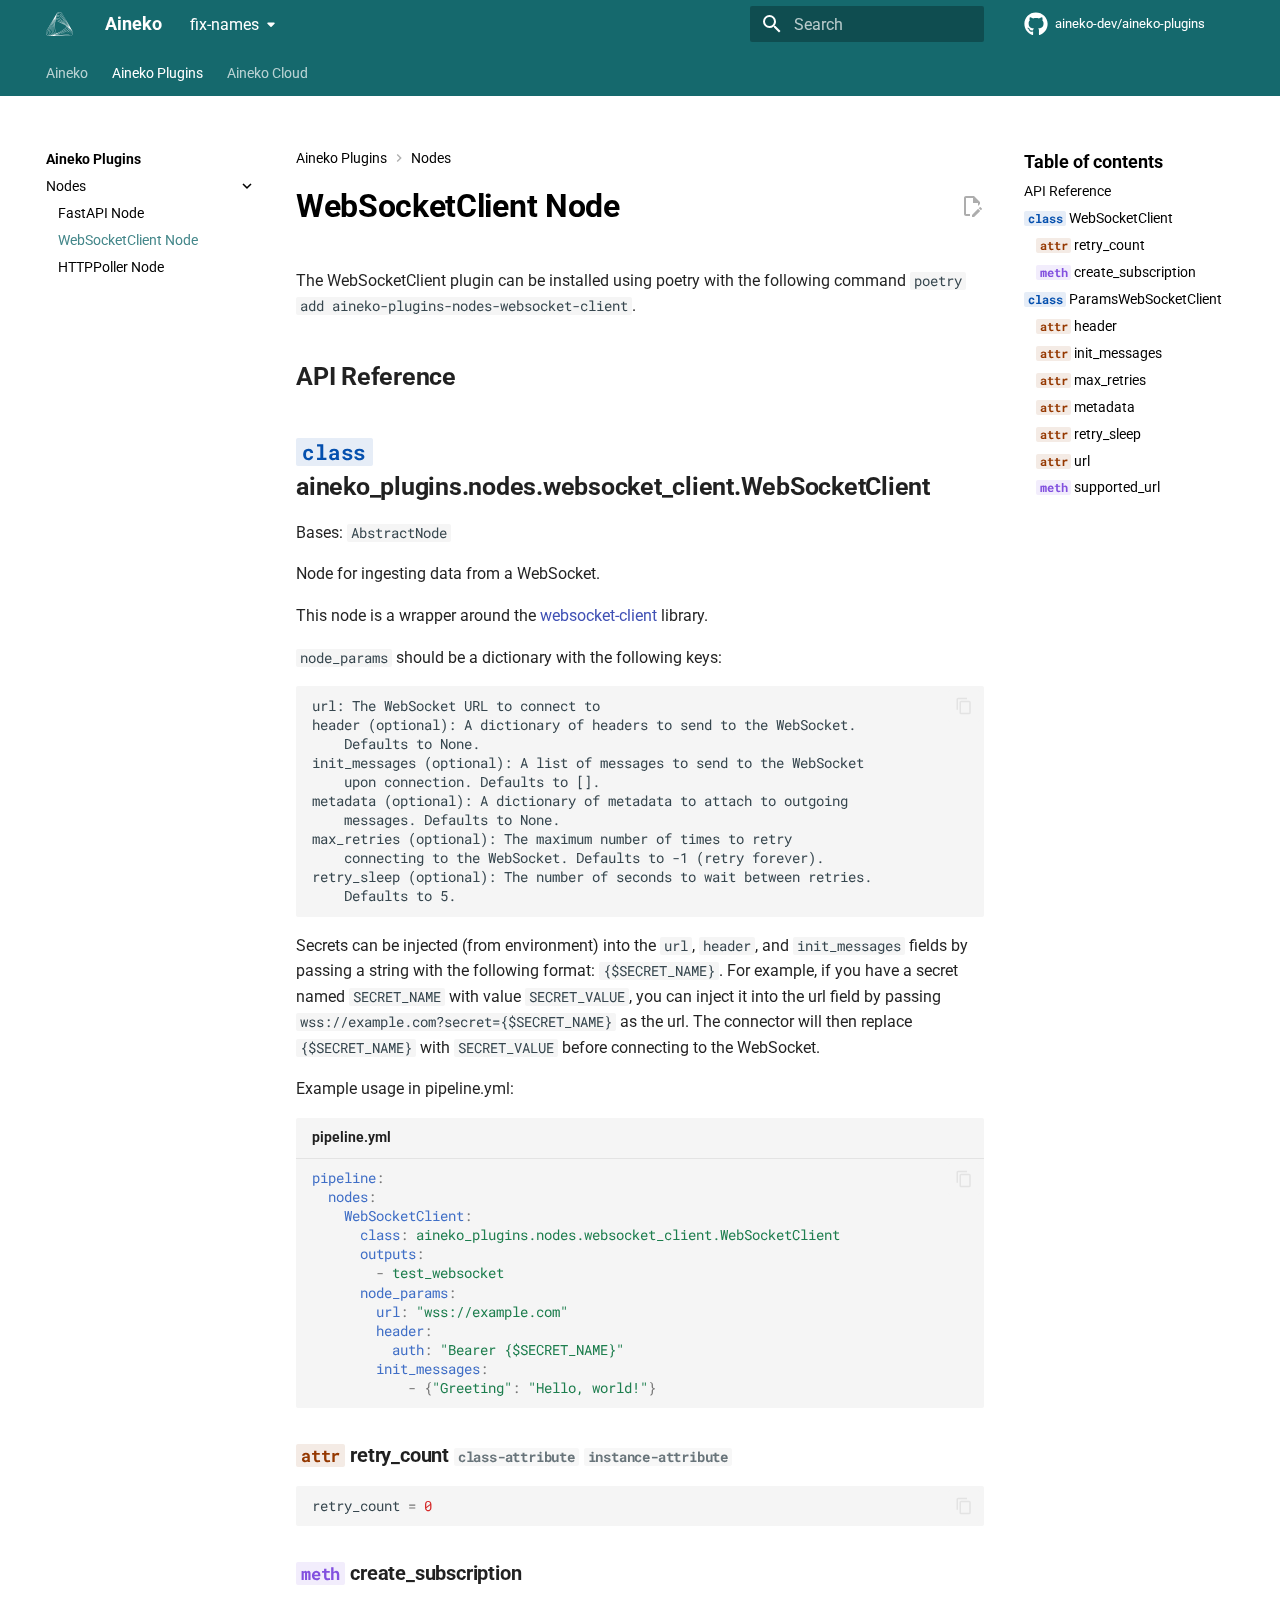
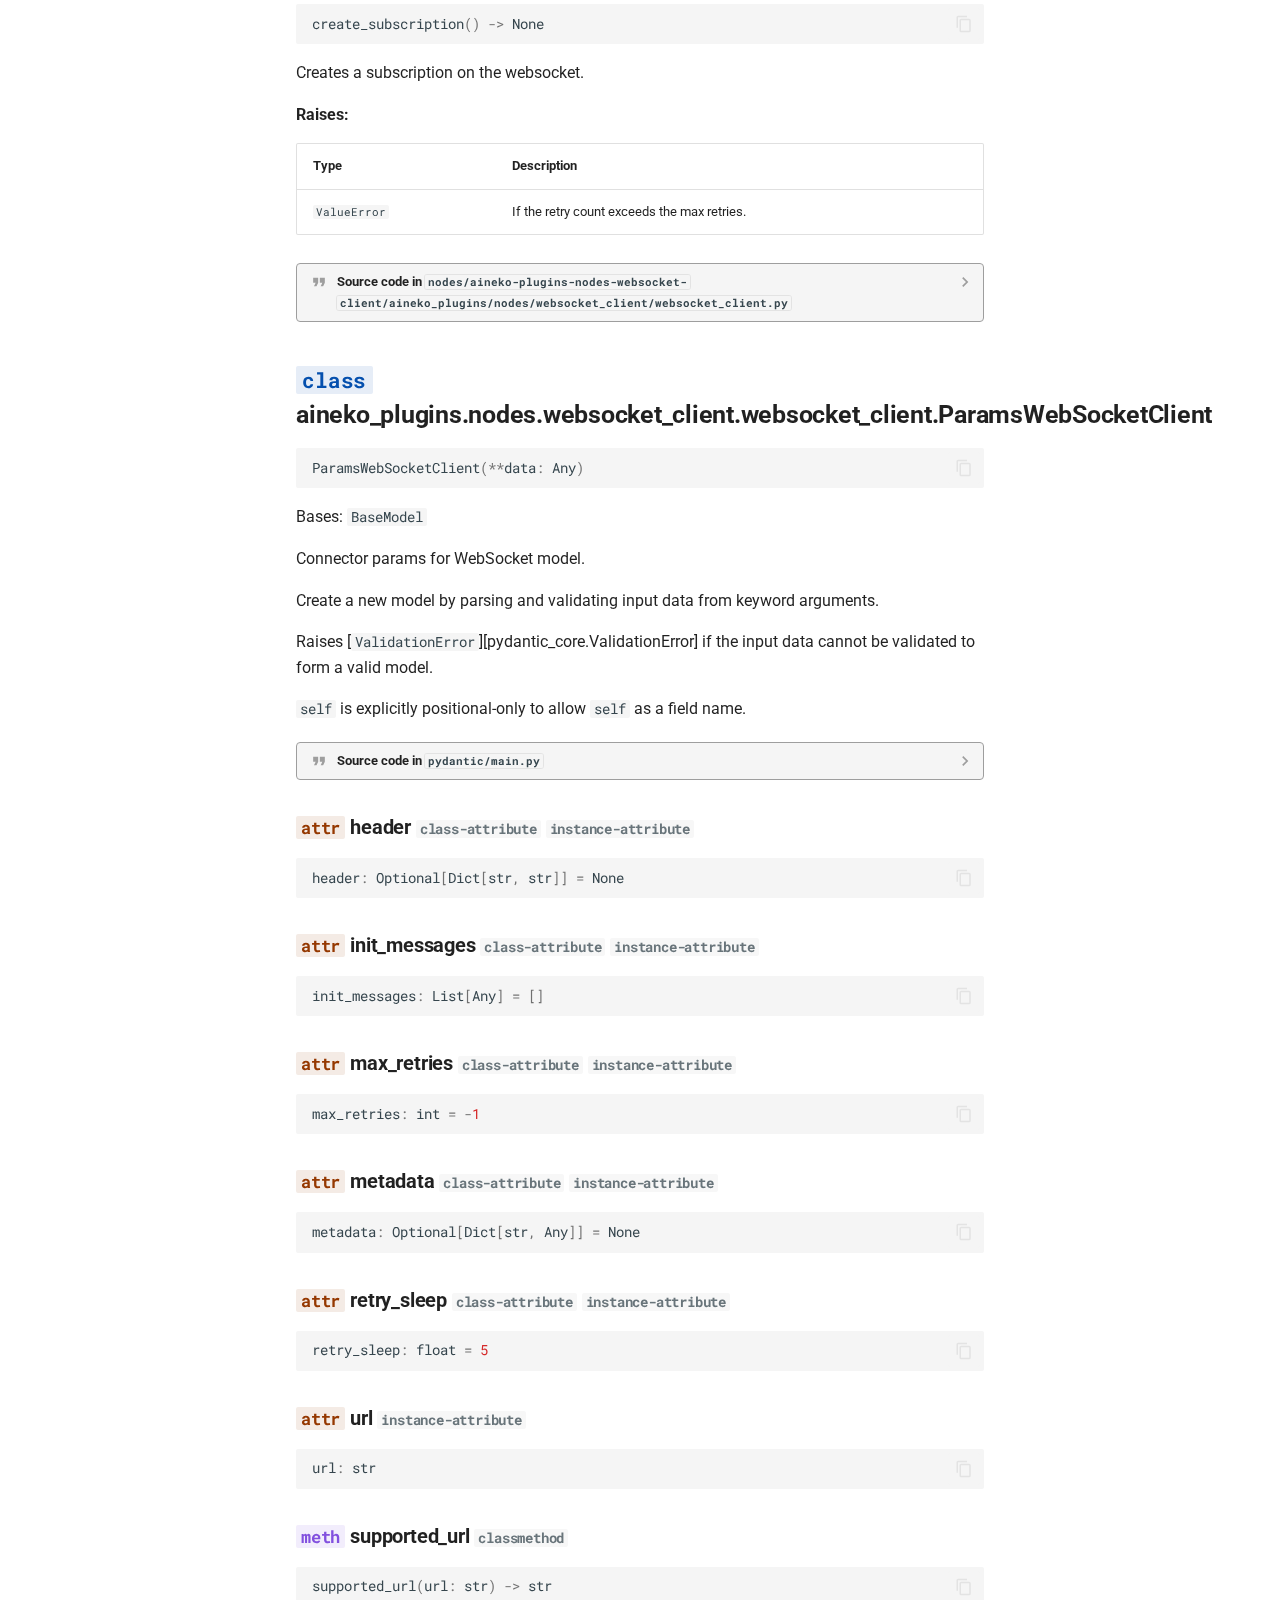
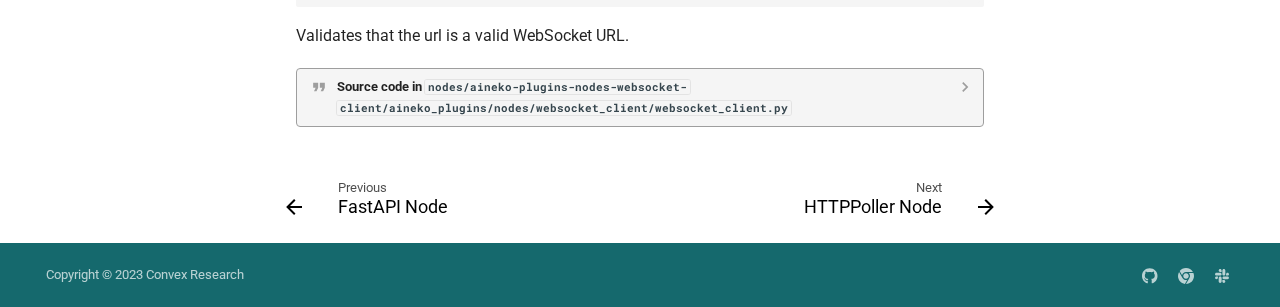
<file: dev/nodes/websocket-client/index.html>
<!doctype html>
<html lang="en" class="no-js">
  <head>
    
      <meta charset="utf-8">
      <meta name="viewport" content="width=device-width,initial-scale=1">
      
      
      
        <link rel="canonical" href="https://plugin-docs.aineko.dev/dev/nodes/websocket-client/">
      
      
        <link rel="prev" href="../fastapi-server/">
      
      
        <link rel="next" href="../http-poller/">
      
      
        
      
      
      <link rel="icon" href="../../assets/favicon_green.svg">
      <meta name="generator" content="mkdocs-1.5.3, mkdocs-material-9.5.2+insiders-4.47.1">
    
    
      
        <title>WebSocketClient Node - Aineko</title>
      
    
    
      <link rel="stylesheet" href="../../assets/stylesheets/main.78d85e4f.min.css">
      
        
        <link rel="stylesheet" href="../../assets/stylesheets/palette.ab4e12ef.min.css">
      
      


    
    
      
    
    
      
        
        
        <link rel="preconnect" href="https://fonts.gstatic.com" crossorigin>
        <link rel="stylesheet" href="https://fonts.googleapis.com/css?family=Roboto:300,300i,400,400i,700,700i%7CRoboto+Mono:400,400i,700,700i&display=fallback">
        <style>:root{--md-text-font:"Roboto";--md-code-font:"Roboto Mono"}</style>
      
    
    
      <link rel="stylesheet" href="../../assets/_mkdocstrings.css">
    
      <link rel="stylesheet" href="../../stylesheets/extra.css">
    
    <script>__md_scope=new URL("../..",location),__md_hash=e=>[...e].reduce((e,_)=>(e<<5)-e+_.charCodeAt(0),0),__md_get=(e,_=localStorage,t=__md_scope)=>JSON.parse(_.getItem(t.pathname+"."+e)),__md_set=(e,_,t=localStorage,a=__md_scope)=>{try{t.setItem(a.pathname+"."+e,JSON.stringify(_))}catch(e){}}</script>
    
      
  


  
  

<script id="__analytics">function __md_analytics(){function n(){dataLayer.push(arguments)}window.dataLayer=window.dataLayer||[],n("js",new Date),n("config","G-395240980"),document.addEventListener("DOMContentLoaded",function(){document.forms.search&&document.forms.search.query.addEventListener("blur",function(){this.value&&n("event","search",{search_term:this.value})}),document$.subscribe(function(){var a=document.forms.feedback;if(void 0!==a)for(var e of a.querySelectorAll("[type=submit]"))e.addEventListener("click",function(e){e.preventDefault();var t=document.location.pathname,e=this.getAttribute("data-md-value");n("event","feedback",{page:t,data:e}),a.firstElementChild.disabled=!0;e=a.querySelector(".md-feedback__note [data-md-value='"+e+"']");e&&(e.hidden=!1)}),a.hidden=!1}),location$.subscribe(function(e){n("config","G-395240980",{page_path:e.pathname})})});var e=document.createElement("script");e.async=!0,e.src="https://www.googletagmanager.com/gtag/js?id=G-395240980",document.getElementById("__analytics").insertAdjacentElement("afterEnd",e)}</script>
  
    <script>"undefined"!=typeof __md_analytics&&__md_analytics()</script>
  

    
    
   <link href="../../assets/stylesheets/glightbox.min.css" rel="stylesheet"/><style>
    html.glightbox-open { overflow: initial; height: 100%; }
    .gslide-title { margin-top: 0px; user-select: text; }
    .gslide-desc { color: #666; user-select: text; }
    .gslide-image img { background: white; }
    .gscrollbar-fixer { padding-right: 15px; }
    .gdesc-inner { font-size: 0.75rem; }
    body[data-md-color-scheme="slate"] .gdesc-inner { background: var(--md-default-bg-color);}
    body[data-md-color-scheme="slate"] .gslide-title { color: var(--md-default-fg-color);}
    body[data-md-color-scheme="slate"] .gslide-desc { color: var(--md-default-fg-color);}</style> <script src="../../assets/javascripts/glightbox.min.js"></script></head>
  
  
    
    
    
    
    
    <body dir="ltr" data-md-color-scheme="aineko" data-md-color-primary="indigo" data-md-color-accent="indigo">
  
    
    <input class="md-toggle" data-md-toggle="drawer" type="checkbox" id="__drawer" autocomplete="off">
    <input class="md-toggle" data-md-toggle="search" type="checkbox" id="__search" autocomplete="off">
    <label class="md-overlay" for="__drawer"></label>
    <div data-md-component="skip">
      
        
        <a href="#websocketclient-node" class="md-skip">
          Skip to content
        </a>
      
    </div>
    <div data-md-component="announce">
      
    </div>
    
      <div data-md-color-scheme="default" data-md-component="outdated" hidden>
        
      </div>
    
    
      

<header class="md-header" data-md-component="header">
  <nav class="md-header__inner md-grid" aria-label="Header">
    <a href="../.." title="Aineko" class="md-header__button md-logo" aria-label="Aineko" data-md-component="logo">
      
  <img src="../../assets/favicon_white.svg" alt="logo">

    </a>
    <label class="md-header__button md-icon" for="__drawer">
      
      <svg xmlns="http://www.w3.org/2000/svg" viewBox="0 0 24 24"><path d="M3 6h18v2H3V6m0 5h18v2H3v-2m0 5h18v2H3v-2Z"/></svg>
    </label>
    <div class="md-header__title" data-md-component="header-title">
      <div class="md-header__ellipsis">
        <div class="md-header__topic">
          <span class="md-ellipsis">
            Aineko
          </span>
        </div>
        <div class="md-header__topic" data-md-component="header-topic">
          <span class="md-ellipsis">
            
              WebSocketClient Node
            
          </span>
        </div>
      </div>
    </div>
    
      
    
    
    
    
      <label class="md-header__button md-icon" for="__search">
        
        <svg xmlns="http://www.w3.org/2000/svg" viewBox="0 0 24 24"><path d="M9.5 3A6.5 6.5 0 0 1 16 9.5c0 1.61-.59 3.09-1.56 4.23l.27.27h.79l5 5-1.5 1.5-5-5v-.79l-.27-.27A6.516 6.516 0 0 1 9.5 16 6.5 6.5 0 0 1 3 9.5 6.5 6.5 0 0 1 9.5 3m0 2C7 5 5 7 5 9.5S7 14 9.5 14 14 12 14 9.5 12 5 9.5 5Z"/></svg>
      </label>
      <div class="md-search" data-md-component="search" role="dialog">
  <label class="md-search__overlay" for="__search"></label>
  <div class="md-search__inner" role="search">
    <form class="md-search__form" name="search">
      <input type="text" class="md-search__input" name="query" aria-label="Search" placeholder="Search" autocapitalize="off" autocorrect="off" autocomplete="off" spellcheck="false" data-md-component="search-query" required>
      <label class="md-search__icon md-icon" for="__search">
        
        <svg xmlns="http://www.w3.org/2000/svg" viewBox="0 0 24 24"><path d="M9.5 3A6.5 6.5 0 0 1 16 9.5c0 1.61-.59 3.09-1.56 4.23l.27.27h.79l5 5-1.5 1.5-5-5v-.79l-.27-.27A6.516 6.516 0 0 1 9.5 16 6.5 6.5 0 0 1 3 9.5 6.5 6.5 0 0 1 9.5 3m0 2C7 5 5 7 5 9.5S7 14 9.5 14 14 12 14 9.5 12 5 9.5 5Z"/></svg>
        
        <svg xmlns="http://www.w3.org/2000/svg" viewBox="0 0 24 24"><path d="M20 11v2H8l5.5 5.5-1.42 1.42L4.16 12l7.92-7.92L13.5 5.5 8 11h12Z"/></svg>
      </label>
      <nav class="md-search__options" aria-label="Search">
        
        <button type="reset" class="md-search__icon md-icon" title="Clear" aria-label="Clear" tabindex="-1">
          
          <svg xmlns="http://www.w3.org/2000/svg" viewBox="0 0 24 24"><path d="M19 6.41 17.59 5 12 10.59 6.41 5 5 6.41 10.59 12 5 17.59 6.41 19 12 13.41 17.59 19 19 17.59 13.41 12 19 6.41Z"/></svg>
        </button>
      </nav>
      
    </form>
    <div class="md-search__output">
      <div class="md-search__scrollwrap" data-md-scrollfix>
        <div class="md-search-result" data-md-component="search-result">
          <div class="md-search-result__meta">
            Initializing search
          </div>
          <ol class="md-search-result__list" role="presentation"></ol>
        </div>
      </div>
    </div>
  </div>
</div>
    
    
      <div class="md-header__source">
        <a href="https://github.com/aineko-dev/aineko-plugins" title="Go to repository" class="md-source" data-md-component="source">
  <div class="md-source__icon md-icon">
    
    <svg xmlns="http://www.w3.org/2000/svg" viewBox="0 0 496 512"><!--! Font Awesome Free 6.5.1 by @fontawesome - https://fontawesome.com License - https://fontawesome.com/license/free (Icons: CC BY 4.0, Fonts: SIL OFL 1.1, Code: MIT License) Copyright 2023 Fonticons, Inc.--><path d="M165.9 397.4c0 2-2.3 3.6-5.2 3.6-3.3.3-5.6-1.3-5.6-3.6 0-2 2.3-3.6 5.2-3.6 3-.3 5.6 1.3 5.6 3.6zm-31.1-4.5c-.7 2 1.3 4.3 4.3 4.9 2.6 1 5.6 0 6.2-2s-1.3-4.3-4.3-5.2c-2.6-.7-5.5.3-6.2 2.3zm44.2-1.7c-2.9.7-4.9 2.6-4.6 4.9.3 2 2.9 3.3 5.9 2.6 2.9-.7 4.9-2.6 4.6-4.6-.3-1.9-3-3.2-5.9-2.9zM244.8 8C106.1 8 0 113.3 0 252c0 110.9 69.8 205.8 169.5 239.2 12.8 2.3 17.3-5.6 17.3-12.1 0-6.2-.3-40.4-.3-61.4 0 0-70 15-84.7-29.8 0 0-11.4-29.1-27.8-36.6 0 0-22.9-15.7 1.6-15.4 0 0 24.9 2 38.6 25.8 21.9 38.6 58.6 27.5 72.9 20.9 2.3-16 8.8-27.1 16-33.7-55.9-6.2-112.3-14.3-112.3-110.5 0-27.5 7.6-41.3 23.6-58.9-2.6-6.5-11.1-33.3 2.6-67.9 20.9-6.5 69 27 69 27 20-5.6 41.5-8.5 62.8-8.5s42.8 2.9 62.8 8.5c0 0 48.1-33.6 69-27 13.7 34.7 5.2 61.4 2.6 67.9 16 17.7 25.8 31.5 25.8 58.9 0 96.5-58.9 104.2-114.8 110.5 9.2 7.9 17 22.9 17 46.4 0 33.7-.3 75.4-.3 83.6 0 6.5 4.6 14.4 17.3 12.1C428.2 457.8 496 362.9 496 252 496 113.3 383.5 8 244.8 8zM97.2 352.9c-1.3 1-1 3.3.7 5.2 1.6 1.6 3.9 2.3 5.2 1 1.3-1 1-3.3-.7-5.2-1.6-1.6-3.9-2.3-5.2-1zm-10.8-8.1c-.7 1.3.3 2.9 2.3 3.9 1.6 1 3.6.7 4.3-.7.7-1.3-.3-2.9-2.3-3.9-2-.6-3.6-.3-4.3.7zm32.4 35.6c-1.6 1.3-1 4.3 1.3 6.2 2.3 2.3 5.2 2.6 6.5 1 1.3-1.3.7-4.3-1.3-6.2-2.2-2.3-5.2-2.6-6.5-1zm-11.4-14.7c-1.6 1-1.6 3.6 0 5.9 1.6 2.3 4.3 3.3 5.6 2.3 1.6-1.3 1.6-3.9 0-6.2-1.4-2.3-4-3.3-5.6-2z"/></svg>
  </div>
  <div class="md-source__repository">
    aineko-dev/aineko-plugins
  </div>
</a>
      </div>
    
  </nav>
  
</header>
    
    <div class="md-container" data-md-component="container">
      
      
        
          
            
<nav class="md-tabs" aria-label="Tabs" data-md-component="tabs">
  <div class="md-grid">
    <ul class="md-tabs__list">
      
        
  
  
  
    <li class="md-tabs__item">
      <a href="https://docs.aineko.dev" class="md-tabs__link">
        
  
    
  
  Aineko

      </a>
    </li>
  

      
        
  
  
    
  
  
    
    
      <li class="md-tabs__item md-tabs__item--active">
        <a href="../.." class="md-tabs__link">
          
  
    
  
  Aineko Plugins

        </a>
      </li>
    
  

      
        
  
  
  
    <li class="md-tabs__item">
      <a href="https://cloud-docs.aineko.dev" class="md-tabs__link">
        
  
    
  
  Aineko Cloud

      </a>
    </li>
  

      
    </ul>
  </div>
</nav>
          
        
      
      <main class="md-main" data-md-component="main">
        <div class="md-main__inner md-grid">
          
            
              
              <div class="md-sidebar md-sidebar--primary" data-md-component="sidebar" data-md-type="navigation" >
                <div class="md-sidebar__scrollwrap">
                  <div class="md-sidebar__inner">
                    


  


<nav class="md-nav md-nav--primary md-nav--lifted" aria-label="Navigation" data-md-level="0">
  <label class="md-nav__title" for="__drawer">
    <a href="../.." title="Aineko" class="md-nav__button md-logo" aria-label="Aineko" data-md-component="logo">
      
  <img src="../../assets/favicon_white.svg" alt="logo">

    </a>
    Aineko
  </label>
  
    <div class="md-nav__source">
      <a href="https://github.com/aineko-dev/aineko-plugins" title="Go to repository" class="md-source" data-md-component="source">
  <div class="md-source__icon md-icon">
    
    <svg xmlns="http://www.w3.org/2000/svg" viewBox="0 0 496 512"><!--! Font Awesome Free 6.5.1 by @fontawesome - https://fontawesome.com License - https://fontawesome.com/license/free (Icons: CC BY 4.0, Fonts: SIL OFL 1.1, Code: MIT License) Copyright 2023 Fonticons, Inc.--><path d="M165.9 397.4c0 2-2.3 3.6-5.2 3.6-3.3.3-5.6-1.3-5.6-3.6 0-2 2.3-3.6 5.2-3.6 3-.3 5.6 1.3 5.6 3.6zm-31.1-4.5c-.7 2 1.3 4.3 4.3 4.9 2.6 1 5.6 0 6.2-2s-1.3-4.3-4.3-5.2c-2.6-.7-5.5.3-6.2 2.3zm44.2-1.7c-2.9.7-4.9 2.6-4.6 4.9.3 2 2.9 3.3 5.9 2.6 2.9-.7 4.9-2.6 4.6-4.6-.3-1.9-3-3.2-5.9-2.9zM244.8 8C106.1 8 0 113.3 0 252c0 110.9 69.8 205.8 169.5 239.2 12.8 2.3 17.3-5.6 17.3-12.1 0-6.2-.3-40.4-.3-61.4 0 0-70 15-84.7-29.8 0 0-11.4-29.1-27.8-36.6 0 0-22.9-15.7 1.6-15.4 0 0 24.9 2 38.6 25.8 21.9 38.6 58.6 27.5 72.9 20.9 2.3-16 8.8-27.1 16-33.7-55.9-6.2-112.3-14.3-112.3-110.5 0-27.5 7.6-41.3 23.6-58.9-2.6-6.5-11.1-33.3 2.6-67.9 20.9-6.5 69 27 69 27 20-5.6 41.5-8.5 62.8-8.5s42.8 2.9 62.8 8.5c0 0 48.1-33.6 69-27 13.7 34.7 5.2 61.4 2.6 67.9 16 17.7 25.8 31.5 25.8 58.9 0 96.5-58.9 104.2-114.8 110.5 9.2 7.9 17 22.9 17 46.4 0 33.7-.3 75.4-.3 83.6 0 6.5 4.6 14.4 17.3 12.1C428.2 457.8 496 362.9 496 252 496 113.3 383.5 8 244.8 8zM97.2 352.9c-1.3 1-1 3.3.7 5.2 1.6 1.6 3.9 2.3 5.2 1 1.3-1 1-3.3-.7-5.2-1.6-1.6-3.9-2.3-5.2-1zm-10.8-8.1c-.7 1.3.3 2.9 2.3 3.9 1.6 1 3.6.7 4.3-.7.7-1.3-.3-2.9-2.3-3.9-2-.6-3.6-.3-4.3.7zm32.4 35.6c-1.6 1.3-1 4.3 1.3 6.2 2.3 2.3 5.2 2.6 6.5 1 1.3-1.3.7-4.3-1.3-6.2-2.2-2.3-5.2-2.6-6.5-1zm-11.4-14.7c-1.6 1-1.6 3.6 0 5.9 1.6 2.3 4.3 3.3 5.6 2.3 1.6-1.3 1.6-3.9 0-6.2-1.4-2.3-4-3.3-5.6-2z"/></svg>
  </div>
  <div class="md-source__repository">
    aineko-dev/aineko-plugins
  </div>
</a>
    </div>
  
  <ul class="md-nav__list" data-md-scrollfix>
    
      
      
  
  
  
  
    <li class="md-nav__item">
      <a href="https://docs.aineko.dev" class="md-nav__link">
        
  
  <span class="md-ellipsis">
    
  
    Aineko
  

    
  </span>
  
  

      </a>
    </li>
  

    
      
      
  
  
    
  
  
  
    
    
      
        
          
        
      
        
      
    
    
    
    
      
      
    
    <li class="md-nav__item md-nav__item--active md-nav__item--section md-nav__item--nested">
      
        
        
        
        <input class="md-nav__toggle md-toggle " type="checkbox" id="__nav_2" checked>
        
          
          
          <div class="md-nav__link md-nav__container">
            <a href="../.." class="md-nav__link ">
              
  
  <span class="md-ellipsis">
    
  
    Aineko Plugins
  

    
  </span>
  
  

            </a>
            
              
              <label class="md-nav__link " for="__nav_2" id="__nav_2_label" tabindex="">
                <span class="md-nav__icon md-icon"></span>
              </label>
            
          </div>
        
        <nav class="md-nav" data-md-level="1" aria-labelledby="__nav_2_label" aria-expanded="true">
          <label class="md-nav__title" for="__nav_2">
            <span class="md-nav__icon md-icon"></span>
            
  
    Aineko Plugins
  

          </label>
          <ul class="md-nav__list" data-md-scrollfix>
            
              
            
              
                
  
  
    
  
  
  
    
    
      
        
      
        
      
        
      
    
    
    
    
    <li class="md-nav__item md-nav__item--active md-nav__item--nested">
      
        
        
        
        <input class="md-nav__toggle md-toggle " type="checkbox" id="__nav_2_2" checked>
        
          
          <label class="md-nav__link" for="__nav_2_2" id="__nav_2_2_label" tabindex="0">
            
  
  <span class="md-ellipsis">
    
  
    Nodes
  

    
  </span>
  
  

            <span class="md-nav__icon md-icon"></span>
          </label>
        
        <nav class="md-nav" data-md-level="2" aria-labelledby="__nav_2_2_label" aria-expanded="true">
          <label class="md-nav__title" for="__nav_2_2">
            <span class="md-nav__icon md-icon"></span>
            
  
    Nodes
  

          </label>
          <ul class="md-nav__list" data-md-scrollfix>
            
              
                
  
  
  
  
    <li class="md-nav__item">
      <a href="../fastapi-server/" class="md-nav__link">
        
  
  <span class="md-ellipsis">
    
  
    FastAPI Node
  

    
  </span>
  
  

      </a>
    </li>
  

              
            
              
                
  
  
    
  
  
  
    <li class="md-nav__item md-nav__item--active">
      
      <input class="md-nav__toggle md-toggle" type="checkbox" id="__toc">
      
      
        
      
      
        <label class="md-nav__link md-nav__link--active" for="__toc">
          
  
  <span class="md-ellipsis">
    
  
    WebSocketClient Node
  

    
  </span>
  
  

          <span class="md-nav__icon md-icon"></span>
        </label>
      
      <a href="./" class="md-nav__link md-nav__link--active">
        
  
  <span class="md-ellipsis">
    
  
    WebSocketClient Node
  

    
  </span>
  
  

      </a>
      
        

<nav class="md-nav md-nav--secondary" aria-label="Table of contents">
  
  
  
    
  
  
    <label class="md-nav__title" for="__toc">
      <span class="md-nav__icon md-icon"></span>
      Table of contents
    </label>
    <ul class="md-nav__list" data-md-component="toc" data-md-scrollfix>
      
        <li class="md-nav__item">
  <a href="#api-reference" class="md-nav__link">
    <span class="md-ellipsis">
      
        API Reference
      
    </span>
  </a>
  
</li>
      
        <li class="md-nav__item">
  <a href="#aineko_plugins.nodes.websocket_client.WebSocketClient" class="md-nav__link">
    <span class="md-ellipsis">
      
        <code class="doc-symbol doc-symbol-toc doc-symbol-class"></code>&nbsp;WebSocketClient
      
    </span>
  </a>
  
    <nav class="md-nav" aria-label=" WebSocketClient">
      <ul class="md-nav__list">
        
          <li class="md-nav__item">
  <a href="#aineko_plugins.nodes.websocket_client.WebSocketClient.retry_count" class="md-nav__link">
    <span class="md-ellipsis">
      
        <code class="doc-symbol doc-symbol-toc doc-symbol-attribute"></code>&nbsp;retry_count
      
    </span>
  </a>
  
</li>
        
          <li class="md-nav__item">
  <a href="#aineko_plugins.nodes.websocket_client.WebSocketClient.create_subscription" class="md-nav__link">
    <span class="md-ellipsis">
      
        <code class="doc-symbol doc-symbol-toc doc-symbol-method"></code>&nbsp;create_subscription
      
    </span>
  </a>
  
</li>
        
      </ul>
    </nav>
  
</li>
      
        <li class="md-nav__item">
  <a href="#aineko_plugins.nodes.websocket_client.websocket_client.ParamsWebSocketClient" class="md-nav__link">
    <span class="md-ellipsis">
      
        <code class="doc-symbol doc-symbol-toc doc-symbol-class"></code>&nbsp;ParamsWebSocketClient
      
    </span>
  </a>
  
    <nav class="md-nav" aria-label=" ParamsWebSocketClient">
      <ul class="md-nav__list">
        
          <li class="md-nav__item">
  <a href="#aineko_plugins.nodes.websocket_client.websocket_client.ParamsWebSocketClient.header" class="md-nav__link">
    <span class="md-ellipsis">
      
        <code class="doc-symbol doc-symbol-toc doc-symbol-attribute"></code>&nbsp;header
      
    </span>
  </a>
  
</li>
        
          <li class="md-nav__item">
  <a href="#aineko_plugins.nodes.websocket_client.websocket_client.ParamsWebSocketClient.init_messages" class="md-nav__link">
    <span class="md-ellipsis">
      
        <code class="doc-symbol doc-symbol-toc doc-symbol-attribute"></code>&nbsp;init_messages
      
    </span>
  </a>
  
</li>
        
          <li class="md-nav__item">
  <a href="#aineko_plugins.nodes.websocket_client.websocket_client.ParamsWebSocketClient.max_retries" class="md-nav__link">
    <span class="md-ellipsis">
      
        <code class="doc-symbol doc-symbol-toc doc-symbol-attribute"></code>&nbsp;max_retries
      
    </span>
  </a>
  
</li>
        
          <li class="md-nav__item">
  <a href="#aineko_plugins.nodes.websocket_client.websocket_client.ParamsWebSocketClient.metadata" class="md-nav__link">
    <span class="md-ellipsis">
      
        <code class="doc-symbol doc-symbol-toc doc-symbol-attribute"></code>&nbsp;metadata
      
    </span>
  </a>
  
</li>
        
          <li class="md-nav__item">
  <a href="#aineko_plugins.nodes.websocket_client.websocket_client.ParamsWebSocketClient.retry_sleep" class="md-nav__link">
    <span class="md-ellipsis">
      
        <code class="doc-symbol doc-symbol-toc doc-symbol-attribute"></code>&nbsp;retry_sleep
      
    </span>
  </a>
  
</li>
        
          <li class="md-nav__item">
  <a href="#aineko_plugins.nodes.websocket_client.websocket_client.ParamsWebSocketClient.url" class="md-nav__link">
    <span class="md-ellipsis">
      
        <code class="doc-symbol doc-symbol-toc doc-symbol-attribute"></code>&nbsp;url
      
    </span>
  </a>
  
</li>
        
          <li class="md-nav__item">
  <a href="#aineko_plugins.nodes.websocket_client.websocket_client.ParamsWebSocketClient.supported_url" class="md-nav__link">
    <span class="md-ellipsis">
      
        <code class="doc-symbol doc-symbol-toc doc-symbol-method"></code>&nbsp;supported_url
      
    </span>
  </a>
  
</li>
        
      </ul>
    </nav>
  
</li>
      
    </ul>
  
</nav>
      
    </li>
  

              
            
              
                
  
  
  
  
    <li class="md-nav__item">
      <a href="../http-poller/" class="md-nav__link">
        
  
  <span class="md-ellipsis">
    
  
    HTTPPoller Node
  

    
  </span>
  
  

      </a>
    </li>
  

              
            
          </ul>
        </nav>
      
    </li>
  

              
            
          </ul>
        </nav>
      
    </li>
  

    
      
      
  
  
  
  
    <li class="md-nav__item">
      <a href="https://cloud-docs.aineko.dev" class="md-nav__link">
        
  
  <span class="md-ellipsis">
    
  
    Aineko Cloud
  

    
  </span>
  
  

      </a>
    </li>
  

    
  </ul>
</nav>
                  </div>
                </div>
              </div>
            
            
              
              <div class="md-sidebar md-sidebar--secondary" data-md-component="sidebar" data-md-type="toc" >
                <div class="md-sidebar__scrollwrap">
                  <div class="md-sidebar__inner">
                    

<nav class="md-nav md-nav--secondary" aria-label="Table of contents">
  
  
  
    
  
  
    <label class="md-nav__title" for="__toc">
      <span class="md-nav__icon md-icon"></span>
      Table of contents
    </label>
    <ul class="md-nav__list" data-md-component="toc" data-md-scrollfix>
      
        <li class="md-nav__item">
  <a href="#api-reference" class="md-nav__link">
    <span class="md-ellipsis">
      
        API Reference
      
    </span>
  </a>
  
</li>
      
        <li class="md-nav__item">
  <a href="#aineko_plugins.nodes.websocket_client.WebSocketClient" class="md-nav__link">
    <span class="md-ellipsis">
      
        <code class="doc-symbol doc-symbol-toc doc-symbol-class"></code>&nbsp;WebSocketClient
      
    </span>
  </a>
  
    <nav class="md-nav" aria-label=" WebSocketClient">
      <ul class="md-nav__list">
        
          <li class="md-nav__item">
  <a href="#aineko_plugins.nodes.websocket_client.WebSocketClient.retry_count" class="md-nav__link">
    <span class="md-ellipsis">
      
        <code class="doc-symbol doc-symbol-toc doc-symbol-attribute"></code>&nbsp;retry_count
      
    </span>
  </a>
  
</li>
        
          <li class="md-nav__item">
  <a href="#aineko_plugins.nodes.websocket_client.WebSocketClient.create_subscription" class="md-nav__link">
    <span class="md-ellipsis">
      
        <code class="doc-symbol doc-symbol-toc doc-symbol-method"></code>&nbsp;create_subscription
      
    </span>
  </a>
  
</li>
        
      </ul>
    </nav>
  
</li>
      
        <li class="md-nav__item">
  <a href="#aineko_plugins.nodes.websocket_client.websocket_client.ParamsWebSocketClient" class="md-nav__link">
    <span class="md-ellipsis">
      
        <code class="doc-symbol doc-symbol-toc doc-symbol-class"></code>&nbsp;ParamsWebSocketClient
      
    </span>
  </a>
  
    <nav class="md-nav" aria-label=" ParamsWebSocketClient">
      <ul class="md-nav__list">
        
          <li class="md-nav__item">
  <a href="#aineko_plugins.nodes.websocket_client.websocket_client.ParamsWebSocketClient.header" class="md-nav__link">
    <span class="md-ellipsis">
      
        <code class="doc-symbol doc-symbol-toc doc-symbol-attribute"></code>&nbsp;header
      
    </span>
  </a>
  
</li>
        
          <li class="md-nav__item">
  <a href="#aineko_plugins.nodes.websocket_client.websocket_client.ParamsWebSocketClient.init_messages" class="md-nav__link">
    <span class="md-ellipsis">
      
        <code class="doc-symbol doc-symbol-toc doc-symbol-attribute"></code>&nbsp;init_messages
      
    </span>
  </a>
  
</li>
        
          <li class="md-nav__item">
  <a href="#aineko_plugins.nodes.websocket_client.websocket_client.ParamsWebSocketClient.max_retries" class="md-nav__link">
    <span class="md-ellipsis">
      
        <code class="doc-symbol doc-symbol-toc doc-symbol-attribute"></code>&nbsp;max_retries
      
    </span>
  </a>
  
</li>
        
          <li class="md-nav__item">
  <a href="#aineko_plugins.nodes.websocket_client.websocket_client.ParamsWebSocketClient.metadata" class="md-nav__link">
    <span class="md-ellipsis">
      
        <code class="doc-symbol doc-symbol-toc doc-symbol-attribute"></code>&nbsp;metadata
      
    </span>
  </a>
  
</li>
        
          <li class="md-nav__item">
  <a href="#aineko_plugins.nodes.websocket_client.websocket_client.ParamsWebSocketClient.retry_sleep" class="md-nav__link">
    <span class="md-ellipsis">
      
        <code class="doc-symbol doc-symbol-toc doc-symbol-attribute"></code>&nbsp;retry_sleep
      
    </span>
  </a>
  
</li>
        
          <li class="md-nav__item">
  <a href="#aineko_plugins.nodes.websocket_client.websocket_client.ParamsWebSocketClient.url" class="md-nav__link">
    <span class="md-ellipsis">
      
        <code class="doc-symbol doc-symbol-toc doc-symbol-attribute"></code>&nbsp;url
      
    </span>
  </a>
  
</li>
        
          <li class="md-nav__item">
  <a href="#aineko_plugins.nodes.websocket_client.websocket_client.ParamsWebSocketClient.supported_url" class="md-nav__link">
    <span class="md-ellipsis">
      
        <code class="doc-symbol doc-symbol-toc doc-symbol-method"></code>&nbsp;supported_url
      
    </span>
  </a>
  
</li>
        
      </ul>
    </nav>
  
</li>
      
    </ul>
  
</nav>
                  </div>
                </div>
              </div>
            
          
          
            <div class="md-content" data-md-component="content">
              
                




  <nav class="md-path" aria-label="Navigation" >
    <ol class="md-path__list">
      
      
        
  
    
    
      <li class="md-path__item">
        <a href="../.." class="md-path__link">
          
  <span class="md-ellipsis">
    Aineko Plugins
  </span>

        </a>
      </li>
    
  

      
        
  
    
    
      <li class="md-path__item">
        <a href="../fastapi-server/" class="md-path__link">
          
  <span class="md-ellipsis">
    Nodes
  </span>

        </a>
      </li>
    
  

      
    </ol>
  </nav>

              
              <article class="md-content__inner md-typeset">
                
                  

  
    <a href="https://github.com/aineko-dev/aineko-plugins/edit/develop/docs/nodes/websocket-client.md" title="Edit this page" class="md-content__button md-icon">
      
      <svg xmlns="http://www.w3.org/2000/svg" viewBox="0 0 24 24"><path d="M10 20H6V4h7v5h5v3.1l2-2V8l-6-6H6c-1.1 0-2 .9-2 2v16c0 1.1.9 2 2 2h4v-2m10.2-7c.1 0 .3.1.4.2l1.3 1.3c.2.2.2.6 0 .8l-1 1-2.1-2.1 1-1c.1-.1.2-.2.4-.2m0 3.9L14.1 23H12v-2.1l6.1-6.1 2.1 2.1Z"/></svg>
    </a>
  
  


<h1 id="websocketclient-node">WebSocketClient Node</h1>
<p>The WebSocketClient plugin can be installed using poetry with the following command <code>poetry add aineko-plugins-nodes-websocket-client</code>.</p>
<h2 id="api-reference">API Reference</h2>


<div class="doc doc-object doc-class">



<h2 id="aineko_plugins.nodes.websocket_client.WebSocketClient" class="doc doc-heading">
<code class="doc-symbol doc-symbol-heading doc-symbol-class"></code>          <span class="doc doc-object-name doc-class-name">aineko_plugins.nodes.websocket_client.WebSocketClient</span>


</h2>


  <div class="doc doc-contents first">
          <p class="doc doc-class-bases">
            Bases: <code><span title="aineko.AbstractNode">AbstractNode</span></code></p>

  
      <p>Node for ingesting data from a WebSocket.</p>
<p>This node is a wrapper around the
<a href="https://websocket-client.readthedocs.io/en/latest/index.html" target="_blank">websocket-client</a> library.</p>
<p><code>node_params</code> should be a dictionary with the following keys:</p>
<pre><code>url: The WebSocket URL to connect to
header (optional): A dictionary of headers to send to the WebSocket.
    Defaults to None.
init_messages (optional): A list of messages to send to the WebSocket
    upon connection. Defaults to [].
metadata (optional): A dictionary of metadata to attach to outgoing
    messages. Defaults to None.
max_retries (optional): The maximum number of times to retry
    connecting to the WebSocket. Defaults to -1 (retry forever).
retry_sleep (optional): The number of seconds to wait between retries.
    Defaults to 5.
</code></pre>
<p>Secrets can be injected (from environment) into the <code>url</code>, <code>header</code>, and
<code>init_messages</code> fields by passing a string with the following format:
<code>{$SECRET_NAME}</code>. For example, if you have a secret named <code>SECRET_NAME</code>
with value <code>SECRET_VALUE</code>, you can inject it into the url field by passing
<code>wss://example.com?secret={$SECRET_NAME}</code> as the url. The connector will
then replace <code>{$SECRET_NAME}</code> with <code>SECRET_VALUE</code> before connecting to the
WebSocket.</p>
<p>Example usage in pipeline.yml:
<div class="highlight"><span class="filename">pipeline.yml</span><pre><span></span><code><span class="nt">pipeline</span><span class="p">:</span>
<span class="w">  </span><span class="nt">nodes</span><span class="p">:</span>
<span class="w">    </span><span class="nt">WebSocketClient</span><span class="p">:</span>
<span class="w">      </span><span class="nt">class</span><span class="p">:</span><span class="w"> </span><span class="l l-Scalar l-Scalar-Plain">aineko_plugins.nodes.websocket_client.WebSocketClient</span>
<span class="w">      </span><span class="nt">outputs</span><span class="p">:</span>
<span class="w">        </span><span class="p p-Indicator">-</span><span class="w"> </span><span class="l l-Scalar l-Scalar-Plain">test_websocket</span>
<span class="w">      </span><span class="nt">node_params</span><span class="p">:</span>
<span class="w">        </span><span class="nt">url</span><span class="p">:</span><span class="w"> </span><span class="s">&quot;wss://example.com&quot;</span>
<span class="w">        </span><span class="nt">header</span><span class="p">:</span>
<span class="w">          </span><span class="nt">auth</span><span class="p">:</span><span class="w"> </span><span class="s">&quot;Bearer</span><span class="nv"> </span><span class="s">{$SECRET_NAME}&quot;</span>
<span class="w">        </span><span class="nt">init_messages</span><span class="p">:</span>
<span class="w">            </span><span class="p p-Indicator">-</span><span class="w"> </span><span class="p p-Indicator">{</span><span class="s">&quot;Greeting&quot;</span><span class="p p-Indicator">:</span><span class="w"> </span><span class="s">&quot;Hello,</span><span class="nv"> </span><span class="s">world!&quot;</span><span class="p p-Indicator">}</span>
</code></pre></div></p>


  

  <div class="doc doc-children">







<div class="doc doc-object doc-attribute">



<h3 id="aineko_plugins.nodes.websocket_client.WebSocketClient.retry_count" class="doc doc-heading">
<code class="doc-symbol doc-symbol-heading doc-symbol-attribute"></code>          <span class="doc doc-object-name doc-attribute-name">retry_count</span>

  
  <span class="doc doc-labels">
      <small class="doc doc-label doc-label-class-attribute"><code>class-attribute</code></small>
      <small class="doc doc-label doc-label-instance-attribute"><code>instance-attribute</code></small>
  </span>

</h3>
<div class="doc-signature highlight"><pre><span></span><code><span class="n">retry_count</span> <span class="o">=</span> <span class="mi">0</span>
</code></pre></div>

  <div class="doc doc-contents ">
  </div>

</div>




<div class="doc doc-object doc-function">



<h3 id="aineko_plugins.nodes.websocket_client.WebSocketClient.create_subscription" class="doc doc-heading">
<code class="doc-symbol doc-symbol-heading doc-symbol-method"></code>          <span class="doc doc-object-name doc-function-name">create_subscription</span>


</h3>
<div class="doc-signature highlight"><pre><span></span><code><span class="n">create_subscription</span><span class="p">()</span> <span class="o">-&gt;</span> <span class="kc">None</span>
</code></pre></div>

  <div class="doc doc-contents ">
  
      <p>Creates a subscription on the websocket.</p>



  <p><strong>Raises:</strong></p>
  <table>
    <thead>
      <tr>
        <th>Type</th>
        <th>Description</th>
      </tr>
    </thead>
    <tbody>
        <tr>
          <td>
                <code>ValueError</code>
          </td>
          <td>
            <div class="doc-md-description">
              <p>If the retry count exceeds the max retries.</p>
            </div>
          </td>
        </tr>
    </tbody>
  </table>

          <details class="quote">
            <summary>Source code in <code>nodes/aineko-plugins-nodes-websocket-client/aineko_plugins/nodes/websocket_client/websocket_client.py</code></summary>
            <div class="highlight"><table class="highlighttable"><tr><td class="linenos"><div class="linenodiv"><pre><span></span><span class="normal">176</span>
<span class="normal">177</span>
<span class="normal">178</span>
<span class="normal">179</span>
<span class="normal">180</span>
<span class="normal">181</span>
<span class="normal">182</span>
<span class="normal">183</span>
<span class="normal">184</span>
<span class="normal">185</span>
<span class="normal">186</span>
<span class="normal">187</span>
<span class="normal">188</span>
<span class="normal">189</span>
<span class="normal">190</span>
<span class="normal">191</span>
<span class="normal">192</span>
<span class="normal">193</span>
<span class="normal">194</span>
<span class="normal">195</span>
<span class="normal">196</span>
<span class="normal">197</span>
<span class="normal">198</span>
<span class="normal">199</span>
<span class="normal">200</span>
<span class="normal">201</span>
<span class="normal">202</span>
<span class="normal">203</span>
<span class="normal">204</span>
<span class="normal">205</span>
<span class="normal">206</span>
<span class="normal">207</span>
<span class="normal">208</span>
<span class="normal">209</span>
<span class="normal">210</span>
<span class="normal">211</span>
<span class="normal">212</span>
<span class="normal">213</span>
<span class="normal">214</span>
<span class="normal">215</span>
<span class="normal">216</span>
<span class="normal">217</span>
<span class="normal">218</span>
<span class="normal">219</span>
<span class="normal">220</span>
<span class="normal">221</span>
<span class="normal">222</span></pre></div></td><td class="code"><div><pre><span></span><code><span class="k">def</span> <span class="nf">create_subscription</span><span class="p">(</span><span class="bp">self</span><span class="p">)</span> <span class="o">-&gt;</span> <span class="kc">None</span><span class="p">:</span>
<span class="w">    </span><span class="sd">&quot;&quot;&quot;Creates a subscription on the websocket.</span>

<span class="sd">    Raises:</span>
<span class="sd">        ValueError: If the retry count exceeds the max retries.</span>
<span class="sd">    &quot;&quot;&quot;</span>
    <span class="k">try</span><span class="p">:</span>
        <span class="bp">self</span><span class="o">.</span><span class="n">log</span><span class="p">(</span><span class="sa">f</span><span class="s2">&quot;Creating subscription to </span><span class="si">{</span><span class="bp">self</span><span class="o">.</span><span class="n">ws_params</span><span class="o">.</span><span class="n">url</span><span class="si">}</span><span class="s2">...&quot;</span><span class="p">)</span>
        <span class="bp">self</span><span class="o">.</span><span class="n">ws</span><span class="o">.</span><span class="n">connect</span><span class="p">(</span>
            <span class="n">url</span><span class="o">=</span><span class="bp">self</span><span class="o">.</span><span class="n">ws_params</span><span class="o">.</span><span class="n">url</span><span class="p">,</span> <span class="n">header</span><span class="o">=</span><span class="bp">self</span><span class="o">.</span><span class="n">ws_params</span><span class="o">.</span><span class="n">header</span>
        <span class="p">)</span>  <span class="c1"># type: ignore</span>

        <span class="k">if</span> <span class="bp">self</span><span class="o">.</span><span class="n">ws_params</span><span class="o">.</span><span class="n">init_messages</span><span class="p">:</span>
            <span class="c1"># Send initialization messages</span>
            <span class="k">for</span> <span class="n">init_msg</span> <span class="ow">in</span> <span class="bp">self</span><span class="o">.</span><span class="n">ws_params</span><span class="o">.</span><span class="n">init_messages</span><span class="p">:</span>
                <span class="bp">self</span><span class="o">.</span><span class="n">ws</span><span class="o">.</span><span class="n">send</span><span class="p">(</span><span class="n">json</span><span class="o">.</span><span class="n">dumps</span><span class="p">(</span><span class="n">init_msg</span><span class="p">))</span>
                <span class="n">message</span> <span class="o">=</span> <span class="bp">self</span><span class="o">.</span><span class="n">ws</span><span class="o">.</span><span class="n">recv</span><span class="p">()</span>
                <span class="bp">self</span><span class="o">.</span><span class="n">log</span><span class="p">(</span>
                    <span class="s2">&quot;Sent initialization message to &quot;</span>
                    <span class="sa">f</span><span class="s2">&quot;</span><span class="si">{</span><span class="bp">self</span><span class="o">.</span><span class="n">ws_params</span><span class="o">.</span><span class="n">url</span><span class="si">}</span><span class="s2">. &quot;</span>
                    <span class="sa">f</span><span class="s2">&quot;Acknowledged initialization message: </span><span class="si">{</span><span class="n">message</span><span class="si">!r}</span><span class="s2">&quot;</span>
                <span class="p">)</span>

        <span class="n">ack_message</span> <span class="o">=</span> <span class="bp">self</span><span class="o">.</span><span class="n">ws</span><span class="o">.</span><span class="n">recv</span><span class="p">()</span>
        <span class="bp">self</span><span class="o">.</span><span class="n">log</span><span class="p">(</span>
            <span class="sa">f</span><span class="s2">&quot;Subscription to </span><span class="si">{</span><span class="bp">self</span><span class="o">.</span><span class="n">ws_params</span><span class="o">.</span><span class="n">url</span><span class="si">}</span><span class="s2"> created. &quot;</span>
            <span class="sa">f</span><span class="s2">&quot;Acknowledged subscription message: </span><span class="si">{</span><span class="n">ack_message</span><span class="si">!r}</span><span class="s2">&quot;</span>
        <span class="p">)</span>

        <span class="bp">self</span><span class="o">.</span><span class="n">retry_count</span> <span class="o">=</span> <span class="mi">0</span>
    <span class="k">except</span> <span class="ne">Exception</span> <span class="k">as</span> <span class="n">err</span><span class="p">:</span>  <span class="c1"># pylint: disable=broad-except</span>
        <span class="k">if</span> <span class="bp">self</span><span class="o">.</span><span class="n">retry_count</span> <span class="o">&lt;</span> <span class="bp">self</span><span class="o">.</span><span class="n">ws_params</span><span class="o">.</span><span class="n">max_retries</span><span class="p">:</span>
            <span class="bp">self</span><span class="o">.</span><span class="n">log</span><span class="p">(</span>
                <span class="s2">&quot;Encountered error when attempting to connect to &quot;</span>
                <span class="sa">f</span><span class="s2">&quot;</span><span class="si">{</span><span class="bp">self</span><span class="o">.</span><span class="n">ws_params</span><span class="o">.</span><span class="n">url</span><span class="si">}</span><span class="s2">. Will retry in &quot;</span>
                <span class="sa">f</span><span class="s2">&quot;</span><span class="si">{</span><span class="bp">self</span><span class="o">.</span><span class="n">ws_params</span><span class="o">.</span><span class="n">retry_sleep</span><span class="si">}</span><span class="s2"> seconds&quot;</span>
            <span class="p">)</span>
            <span class="bp">self</span><span class="o">.</span><span class="n">retry_count</span> <span class="o">+=</span> <span class="mi">1</span>
            <span class="n">time</span><span class="o">.</span><span class="n">sleep</span><span class="p">(</span><span class="bp">self</span><span class="o">.</span><span class="n">ws_params</span><span class="o">.</span><span class="n">retry_sleep</span><span class="p">)</span>
            <span class="bp">self</span><span class="o">.</span><span class="n">create_subscription</span><span class="p">()</span>
        <span class="k">else</span><span class="p">:</span>
            <span class="k">raise</span> <span class="ne">ValueError</span><span class="p">(</span>
                <span class="s2">&quot;Retry count exceeded max retries. &quot;</span>
                <span class="s2">&quot;Failed to create subscription to &quot;</span>
                <span class="sa">f</span><span class="s2">&quot;</span><span class="si">{</span><span class="bp">self</span><span class="o">.</span><span class="n">ws_params</span><span class="o">.</span><span class="n">url</span><span class="si">}</span><span class="s2">. &quot;</span>
                <span class="sa">f</span><span class="s2">&quot;The following error occurred: </span><span class="si">{</span><span class="n">err</span><span class="si">}</span><span class="s2">&quot;</span>
            <span class="p">)</span> <span class="kn">from</span> <span class="nn">err</span>
</code></pre></div></td></tr></table></div>
          </details>
  </div>

</div>



  </div>

  </div>


</div>

<div class="doc doc-object doc-class">



<h2 id="aineko_plugins.nodes.websocket_client.websocket_client.ParamsWebSocketClient" class="doc doc-heading">
<code class="doc-symbol doc-symbol-heading doc-symbol-class"></code>          <span class="doc doc-object-name doc-class-name">aineko_plugins.nodes.websocket_client.websocket_client.ParamsWebSocketClient</span>


</h2>
<div class="doc-signature highlight"><pre><span></span><code><span class="n">ParamsWebSocketClient</span><span class="p">(</span><span class="o">**</span><span class="n">data</span><span class="p">:</span> <span class="n"><span title="typing.Any">Any</span></span><span class="p">)</span>
</code></pre></div>

  <div class="doc doc-contents first">
          <p class="doc doc-class-bases">
            Bases: <code><span title="pydantic.BaseModel">BaseModel</span></code></p>

  
      <p>Connector params for WebSocket model.</p>
  
      <p>Create a new model by parsing and validating input data from keyword arguments.</p>
<p>Raises [<code>ValidationError</code>][pydantic_core.ValidationError] if the input data cannot be
validated to form a valid model.</p>
<p><code>self</code> is explicitly positional-only to allow <code>self</code> as a field name.</p>

                <details class="quote">
                  <summary>Source code in <code>pydantic/main.py</code></summary>
                  <div class="highlight"><table class="highlighttable"><tr><td class="linenos"><div class="linenodiv"><pre><span></span><span class="normal">161</span>
<span class="normal">162</span>
<span class="normal">163</span>
<span class="normal">164</span>
<span class="normal">165</span>
<span class="normal">166</span>
<span class="normal">167</span>
<span class="normal">168</span>
<span class="normal">169</span>
<span class="normal">170</span>
<span class="normal">171</span></pre></div></td><td class="code"><div><pre><span></span><code><span class="k">def</span> <span class="fm">__init__</span><span class="p">(</span><span class="bp">self</span><span class="p">,</span> <span class="o">/</span><span class="p">,</span> <span class="o">**</span><span class="n">data</span><span class="p">:</span> <span class="n">Any</span><span class="p">)</span> <span class="o">-&gt;</span> <span class="kc">None</span><span class="p">:</span>  <span class="c1"># type: ignore</span>
<span class="w">    </span><span class="sd">&quot;&quot;&quot;Create a new model by parsing and validating input data from keyword arguments.</span>

<span class="sd">    Raises [`ValidationError`][pydantic_core.ValidationError] if the input data cannot be</span>
<span class="sd">    validated to form a valid model.</span>

<span class="sd">    `self` is explicitly positional-only to allow `self` as a field name.</span>
<span class="sd">    &quot;&quot;&quot;</span>
    <span class="c1"># `__tracebackhide__` tells pytest and some other tools to omit this function from tracebacks</span>
    <span class="n">__tracebackhide__</span> <span class="o">=</span> <span class="kc">True</span>
    <span class="bp">self</span><span class="o">.</span><span class="n">__pydantic_validator__</span><span class="o">.</span><span class="n">validate_python</span><span class="p">(</span><span class="n">data</span><span class="p">,</span> <span class="n">self_instance</span><span class="o">=</span><span class="bp">self</span><span class="p">)</span>
</code></pre></div></td></tr></table></div>
                </details>

  

  <div class="doc doc-children">







<div class="doc doc-object doc-attribute">



<h3 id="aineko_plugins.nodes.websocket_client.websocket_client.ParamsWebSocketClient.header" class="doc doc-heading">
<code class="doc-symbol doc-symbol-heading doc-symbol-attribute"></code>          <span class="doc doc-object-name doc-attribute-name">header</span>

  
  <span class="doc doc-labels">
      <small class="doc doc-label doc-label-class-attribute"><code>class-attribute</code></small>
      <small class="doc doc-label doc-label-instance-attribute"><code>instance-attribute</code></small>
  </span>

</h3>
<div class="doc-signature highlight"><pre><span></span><code><span class="n">header</span><span class="p">:</span> <span class="n"><span title="typing.Optional">Optional</span></span><span class="p">[</span><span class="n"><span title="typing.Dict">Dict</span></span><span class="p">[</span><span class="n">str</span><span class="p">,</span> <span class="n">str</span><span class="p">]]</span> <span class="o">=</span> <span class="kc">None</span>
</code></pre></div>

  <div class="doc doc-contents ">
  </div>

</div>

<div class="doc doc-object doc-attribute">



<h3 id="aineko_plugins.nodes.websocket_client.websocket_client.ParamsWebSocketClient.init_messages" class="doc doc-heading">
<code class="doc-symbol doc-symbol-heading doc-symbol-attribute"></code>          <span class="doc doc-object-name doc-attribute-name">init_messages</span>

  
  <span class="doc doc-labels">
      <small class="doc doc-label doc-label-class-attribute"><code>class-attribute</code></small>
      <small class="doc doc-label doc-label-instance-attribute"><code>instance-attribute</code></small>
  </span>

</h3>
<div class="doc-signature highlight"><pre><span></span><code><span class="n">init_messages</span><span class="p">:</span> <span class="n"><span title="typing.List">List</span></span><span class="p">[</span><span class="n"><span title="typing.Any">Any</span></span><span class="p">]</span> <span class="o">=</span> <span class="p">[]</span>
</code></pre></div>

  <div class="doc doc-contents ">
  </div>

</div>

<div class="doc doc-object doc-attribute">



<h3 id="aineko_plugins.nodes.websocket_client.websocket_client.ParamsWebSocketClient.max_retries" class="doc doc-heading">
<code class="doc-symbol doc-symbol-heading doc-symbol-attribute"></code>          <span class="doc doc-object-name doc-attribute-name">max_retries</span>

  
  <span class="doc doc-labels">
      <small class="doc doc-label doc-label-class-attribute"><code>class-attribute</code></small>
      <small class="doc doc-label doc-label-instance-attribute"><code>instance-attribute</code></small>
  </span>

</h3>
<div class="doc-signature highlight"><pre><span></span><code><span class="n">max_retries</span><span class="p">:</span> <span class="n">int</span> <span class="o">=</span> <span class="o">-</span><span class="mi">1</span>
</code></pre></div>

  <div class="doc doc-contents ">
  </div>

</div>

<div class="doc doc-object doc-attribute">



<h3 id="aineko_plugins.nodes.websocket_client.websocket_client.ParamsWebSocketClient.metadata" class="doc doc-heading">
<code class="doc-symbol doc-symbol-heading doc-symbol-attribute"></code>          <span class="doc doc-object-name doc-attribute-name">metadata</span>

  
  <span class="doc doc-labels">
      <small class="doc doc-label doc-label-class-attribute"><code>class-attribute</code></small>
      <small class="doc doc-label doc-label-instance-attribute"><code>instance-attribute</code></small>
  </span>

</h3>
<div class="doc-signature highlight"><pre><span></span><code><span class="n">metadata</span><span class="p">:</span> <span class="n"><span title="typing.Optional">Optional</span></span><span class="p">[</span><span class="n"><span title="typing.Dict">Dict</span></span><span class="p">[</span><span class="n">str</span><span class="p">,</span> <span class="n"><span title="typing.Any">Any</span></span><span class="p">]]</span> <span class="o">=</span> <span class="kc">None</span>
</code></pre></div>

  <div class="doc doc-contents ">
  </div>

</div>

<div class="doc doc-object doc-attribute">



<h3 id="aineko_plugins.nodes.websocket_client.websocket_client.ParamsWebSocketClient.retry_sleep" class="doc doc-heading">
<code class="doc-symbol doc-symbol-heading doc-symbol-attribute"></code>          <span class="doc doc-object-name doc-attribute-name">retry_sleep</span>

  
  <span class="doc doc-labels">
      <small class="doc doc-label doc-label-class-attribute"><code>class-attribute</code></small>
      <small class="doc doc-label doc-label-instance-attribute"><code>instance-attribute</code></small>
  </span>

</h3>
<div class="doc-signature highlight"><pre><span></span><code><span class="n">retry_sleep</span><span class="p">:</span> <span class="n">float</span> <span class="o">=</span> <span class="mi">5</span>
</code></pre></div>

  <div class="doc doc-contents ">
  </div>

</div>

<div class="doc doc-object doc-attribute">



<h3 id="aineko_plugins.nodes.websocket_client.websocket_client.ParamsWebSocketClient.url" class="doc doc-heading">
<code class="doc-symbol doc-symbol-heading doc-symbol-attribute"></code>          <span class="doc doc-object-name doc-attribute-name">url</span>

  
  <span class="doc doc-labels">
      <small class="doc doc-label doc-label-instance-attribute"><code>instance-attribute</code></small>
  </span>

</h3>
<div class="doc-signature highlight"><pre><span></span><code><span class="n">url</span><span class="p">:</span> <span class="n">str</span>
</code></pre></div>

  <div class="doc doc-contents ">
  </div>

</div>




<div class="doc doc-object doc-function">



<h3 id="aineko_plugins.nodes.websocket_client.websocket_client.ParamsWebSocketClient.supported_url" class="doc doc-heading">
<code class="doc-symbol doc-symbol-heading doc-symbol-method"></code>          <span class="doc doc-object-name doc-function-name">supported_url</span>

  
  <span class="doc doc-labels">
      <small class="doc doc-label doc-label-classmethod"><code>classmethod</code></small>
  </span>

</h3>
<div class="doc-signature highlight"><pre><span></span><code><span class="n">supported_url</span><span class="p">(</span><span class="n">url</span><span class="p">:</span> <span class="n">str</span><span class="p">)</span> <span class="o">-&gt;</span> <span class="n">str</span>
</code></pre></div>

  <div class="doc doc-contents ">
  
      <p>Validates that the url is a valid WebSocket URL.</p>

          <details class="quote">
            <summary>Source code in <code>nodes/aineko-plugins-nodes-websocket-client/aineko_plugins/nodes/websocket_client/websocket_client.py</code></summary>
            <div class="highlight"><table class="highlighttable"><tr><td class="linenos"><div class="linenodiv"><pre><span></span><span class="normal">24</span>
<span class="normal">25</span>
<span class="normal">26</span>
<span class="normal">27</span>
<span class="normal">28</span>
<span class="normal">29</span>
<span class="normal">30</span>
<span class="normal">31</span>
<span class="normal">32</span>
<span class="normal">33</span>
<span class="normal">34</span></pre></div></td><td class="code"><div><pre><span></span><code><span class="nd">@field_validator</span><span class="p">(</span><span class="s2">&quot;url&quot;</span><span class="p">)</span>
<span class="nd">@classmethod</span>
<span class="k">def</span> <span class="nf">supported_url</span><span class="p">(</span><span class="bp">cls</span><span class="p">,</span> <span class="n">url</span><span class="p">:</span> <span class="nb">str</span><span class="p">)</span> <span class="o">-&gt;</span> <span class="nb">str</span><span class="p">:</span>
<span class="w">    </span><span class="sd">&quot;&quot;&quot;Validates that the url is a valid WebSocket URL.&quot;&quot;&quot;</span>
    <span class="k">if</span> <span class="ow">not</span> <span class="p">(</span><span class="n">url</span><span class="o">.</span><span class="n">startswith</span><span class="p">(</span><span class="s2">&quot;wss://&quot;</span><span class="p">)</span> <span class="ow">or</span> <span class="n">url</span><span class="o">.</span><span class="n">startswith</span><span class="p">(</span><span class="s2">&quot;ws://&quot;</span><span class="p">)):</span>
        <span class="k">raise</span> <span class="ne">ValueError</span><span class="p">(</span>
            <span class="s2">&quot;Invalid url provided to WebSocket params. &quot;</span>
            <span class="s1">&#39;Expected url to start with &quot;wss://&quot; or &quot;ws://&quot;. &#39;</span>
            <span class="sa">f</span><span class="s2">&quot;Provided url was: </span><span class="si">{</span><span class="n">url</span><span class="si">}</span><span class="s2">&quot;</span>
        <span class="p">)</span>
    <span class="k">return</span> <span class="n">url</span>
</code></pre></div></td></tr></table></div>
          </details>
  </div>

</div>



  </div>

  </div>


</div>









  




                
              </article>
            </div>
          
          
<script>var target=document.getElementById(location.hash.slice(1));target&&target.name&&(target.checked=target.name.startsWith("__tabbed_"))</script>
        </div>
        
          <button type="button" class="md-top md-icon" data-md-component="top" hidden>
  
  <svg xmlns="http://www.w3.org/2000/svg" viewBox="0 0 24 24"><path d="M13 20h-2V8l-5.5 5.5-1.42-1.42L12 4.16l7.92 7.92-1.42 1.42L13 8v12Z"/></svg>
  Back to top
</button>
        
      </main>
      
        <footer class="md-footer">
  
    
      
      <nav class="md-footer__inner md-grid" aria-label="Footer" >
        
          
          <a href="../fastapi-server/" class="md-footer__link md-footer__link--prev" aria-label="Previous: FastAPI Node">
            <div class="md-footer__button md-icon">
              
              <svg xmlns="http://www.w3.org/2000/svg" viewBox="0 0 24 24"><path d="M20 11v2H8l5.5 5.5-1.42 1.42L4.16 12l7.92-7.92L13.5 5.5 8 11h12Z"/></svg>
            </div>
            <div class="md-footer__title">
              <span class="md-footer__direction">
                Previous
              </span>
              <div class="md-ellipsis">
                FastAPI Node
              </div>
            </div>
          </a>
        
        
          
          <a href="../http-poller/" class="md-footer__link md-footer__link--next" aria-label="Next: HTTPPoller Node">
            <div class="md-footer__title">
              <span class="md-footer__direction">
                Next
              </span>
              <div class="md-ellipsis">
                HTTPPoller Node
              </div>
            </div>
            <div class="md-footer__button md-icon">
              
              <svg xmlns="http://www.w3.org/2000/svg" viewBox="0 0 24 24"><path d="M4 11v2h12l-5.5 5.5 1.42 1.42L19.84 12l-7.92-7.92L10.5 5.5 16 11H4Z"/></svg>
            </div>
          </a>
        
      </nav>
    
  
  <div class="md-footer-meta md-typeset">
    <div class="md-footer-meta__inner md-grid">
      <div class="md-copyright">
  
    <div class="md-copyright__highlight">
      Copyright &copy; 2023 Convex Research
    </div>
  
  
</div>
      
        <div class="md-social">
  
    
    
    
    
      
      
    
    <a href="https://github.com/aineko-dev/aineko-plugins" target="_blank" rel="noopener" title="github.com" class="md-social__link">
      <svg xmlns="http://www.w3.org/2000/svg" viewBox="0 0 496 512"><!--! Font Awesome Free 6.5.1 by @fontawesome - https://fontawesome.com License - https://fontawesome.com/license/free (Icons: CC BY 4.0, Fonts: SIL OFL 1.1, Code: MIT License) Copyright 2023 Fonticons, Inc.--><path d="M165.9 397.4c0 2-2.3 3.6-5.2 3.6-3.3.3-5.6-1.3-5.6-3.6 0-2 2.3-3.6 5.2-3.6 3-.3 5.6 1.3 5.6 3.6zm-31.1-4.5c-.7 2 1.3 4.3 4.3 4.9 2.6 1 5.6 0 6.2-2s-1.3-4.3-4.3-5.2c-2.6-.7-5.5.3-6.2 2.3zm44.2-1.7c-2.9.7-4.9 2.6-4.6 4.9.3 2 2.9 3.3 5.9 2.6 2.9-.7 4.9-2.6 4.6-4.6-.3-1.9-3-3.2-5.9-2.9zM244.8 8C106.1 8 0 113.3 0 252c0 110.9 69.8 205.8 169.5 239.2 12.8 2.3 17.3-5.6 17.3-12.1 0-6.2-.3-40.4-.3-61.4 0 0-70 15-84.7-29.8 0 0-11.4-29.1-27.8-36.6 0 0-22.9-15.7 1.6-15.4 0 0 24.9 2 38.6 25.8 21.9 38.6 58.6 27.5 72.9 20.9 2.3-16 8.8-27.1 16-33.7-55.9-6.2-112.3-14.3-112.3-110.5 0-27.5 7.6-41.3 23.6-58.9-2.6-6.5-11.1-33.3 2.6-67.9 20.9-6.5 69 27 69 27 20-5.6 41.5-8.5 62.8-8.5s42.8 2.9 62.8 8.5c0 0 48.1-33.6 69-27 13.7 34.7 5.2 61.4 2.6 67.9 16 17.7 25.8 31.5 25.8 58.9 0 96.5-58.9 104.2-114.8 110.5 9.2 7.9 17 22.9 17 46.4 0 33.7-.3 75.4-.3 83.6 0 6.5 4.6 14.4 17.3 12.1C428.2 457.8 496 362.9 496 252 496 113.3 383.5 8 244.8 8zM97.2 352.9c-1.3 1-1 3.3.7 5.2 1.6 1.6 3.9 2.3 5.2 1 1.3-1 1-3.3-.7-5.2-1.6-1.6-3.9-2.3-5.2-1zm-10.8-8.1c-.7 1.3.3 2.9 2.3 3.9 1.6 1 3.6.7 4.3-.7.7-1.3-.3-2.9-2.3-3.9-2-.6-3.6-.3-4.3.7zm32.4 35.6c-1.6 1.3-1 4.3 1.3 6.2 2.3 2.3 5.2 2.6 6.5 1 1.3-1.3.7-4.3-1.3-6.2-2.2-2.3-5.2-2.6-6.5-1zm-11.4-14.7c-1.6 1-1.6 3.6 0 5.9 1.6 2.3 4.3 3.3 5.6 2.3 1.6-1.3 1.6-3.9 0-6.2-1.4-2.3-4-3.3-5.6-2z"/></svg>
    </a>
  
    
    
    
    
      
      
    
    <a href="https://aineko.dev" target="_blank" rel="noopener" title="aineko.dev" class="md-social__link">
      <svg xmlns="http://www.w3.org/2000/svg" viewBox="0 0 512 512"><!--! Font Awesome Free 6.5.1 by @fontawesome - https://fontawesome.com License - https://fontawesome.com/license/free (Icons: CC BY 4.0, Fonts: SIL OFL 1.1, Code: MIT License) Copyright 2023 Fonticons, Inc.--><path d="M0 256c0-46.6 12.47-90.4 34.27-128.9L144.1 318.3C166 357.5 207.9 384 256 384c14.3 0 27.1-2.3 40.8-6.6l-76.3 132.2C95.9 492.3 0 385.3 0 256zm365.1 65.6c12.3-19.2 18.9-42.5 18.9-65.6 0-38.2-16.8-72.5-43.3-96h152.7c12 29.6 18.6 62.1 18.6 96 0 141.4-114.6 255.1-256 256l109.1-190.4zM477.8 128H256c-62.9 0-113.7 44.1-125.5 102.7L54.19 98.47C101 38.53 174 0 256 0c94.8 0 177.5 51.48 221.8 128zM168 256c0-48.6 39.4-88 88-88s88 39.4 88 88-39.4 88-88 88-88-39.4-88-88z"/></svg>
    </a>
  
    
    
    
    
      
      
    
    <a href="https://aineko-dev.slack.com" target="_blank" rel="noopener" title="aineko-dev.slack.com" class="md-social__link">
      <svg xmlns="http://www.w3.org/2000/svg" viewBox="0 0 448 512"><!--! Font Awesome Free 6.5.1 by @fontawesome - https://fontawesome.com License - https://fontawesome.com/license/free (Icons: CC BY 4.0, Fonts: SIL OFL 1.1, Code: MIT License) Copyright 2023 Fonticons, Inc.--><path d="M94.12 315.1c0 25.9-21.16 47.06-47.06 47.06S0 341 0 315.1c0-25.9 21.16-47.06 47.06-47.06h47.06v47.06zm23.72 0c0-25.9 21.16-47.06 47.06-47.06s47.06 21.16 47.06 47.06v117.84c0 25.9-21.16 47.06-47.06 47.06s-47.06-21.16-47.06-47.06V315.1zm47.06-188.98c-25.9 0-47.06-21.16-47.06-47.06S139 32 164.9 32s47.06 21.16 47.06 47.06v47.06H164.9zm0 23.72c25.9 0 47.06 21.16 47.06 47.06s-21.16 47.06-47.06 47.06H47.06C21.16 243.96 0 222.8 0 196.9s21.16-47.06 47.06-47.06H164.9zm188.98 47.06c0-25.9 21.16-47.06 47.06-47.06 25.9 0 47.06 21.16 47.06 47.06s-21.16 47.06-47.06 47.06h-47.06V196.9zm-23.72 0c0 25.9-21.16 47.06-47.06 47.06-25.9 0-47.06-21.16-47.06-47.06V79.06c0-25.9 21.16-47.06 47.06-47.06 25.9 0 47.06 21.16 47.06 47.06V196.9zM283.1 385.88c25.9 0 47.06 21.16 47.06 47.06 0 25.9-21.16 47.06-47.06 47.06-25.9 0-47.06-21.16-47.06-47.06v-47.06h47.06zm0-23.72c-25.9 0-47.06-21.16-47.06-47.06 0-25.9 21.16-47.06 47.06-47.06h117.84c25.9 0 47.06 21.16 47.06 47.06 0 25.9-21.16 47.06-47.06 47.06H283.1z"/></svg>
    </a>
  
</div>
      
    </div>
  </div>
</footer>
      
    </div>
    <div class="md-dialog" data-md-component="dialog">
      <div class="md-dialog__inner md-typeset"></div>
    </div>
    
    
    <script id="__config" type="application/json">{"base": "../..", "features": ["content.action.edit", "content.code.copy", "navigation.tabs", "navigation.path", "navigation.footer", "navigation.indexes", "navigation.tracking", "navigation.top", "toc.follow", "content.code.annotate"], "search": "../../assets/javascripts/workers/search.1e90e0fb.min.js", "translations": {"clipboard.copied": "Copied to clipboard", "clipboard.copy": "Copy to clipboard", "search.result.more.one": "1 more on this page", "search.result.more.other": "# more on this page", "search.result.none": "No matching documents", "search.result.one": "1 matching document", "search.result.other": "# matching documents", "search.result.placeholder": "Type to start searching", "search.result.term.missing": "Missing", "select.version": "Select version"}, "version": {"provider": "mike"}}</script>
    
    
      <script src="../../assets/javascripts/bundle.8e8db93a.min.js"></script>
      
    
  <script>document$.subscribe(() => {const lightbox = GLightbox({"touchNavigation": true, "loop": false, "zoomable": true, "draggable": true, "openEffect": "zoom", "closeEffect": "zoom", "slideEffect": "slide"});})</script></body>
</html>
</file>
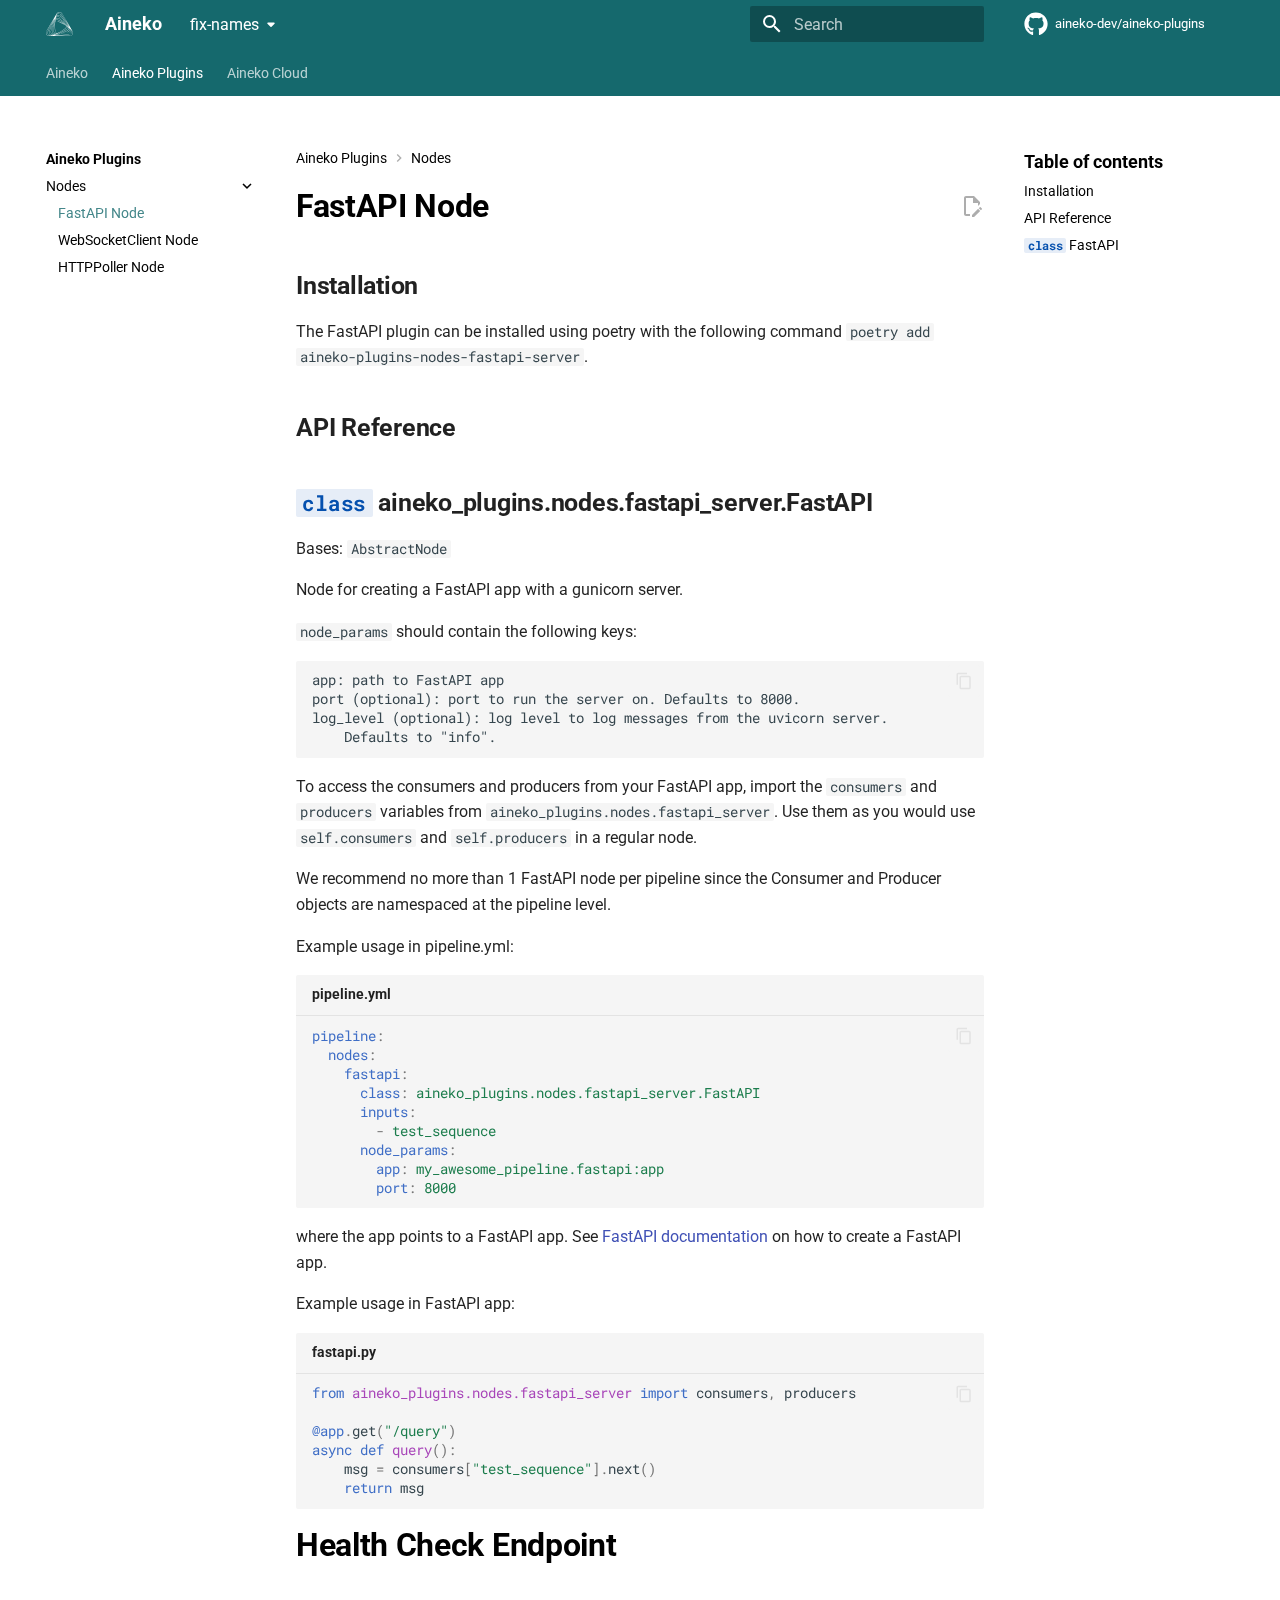
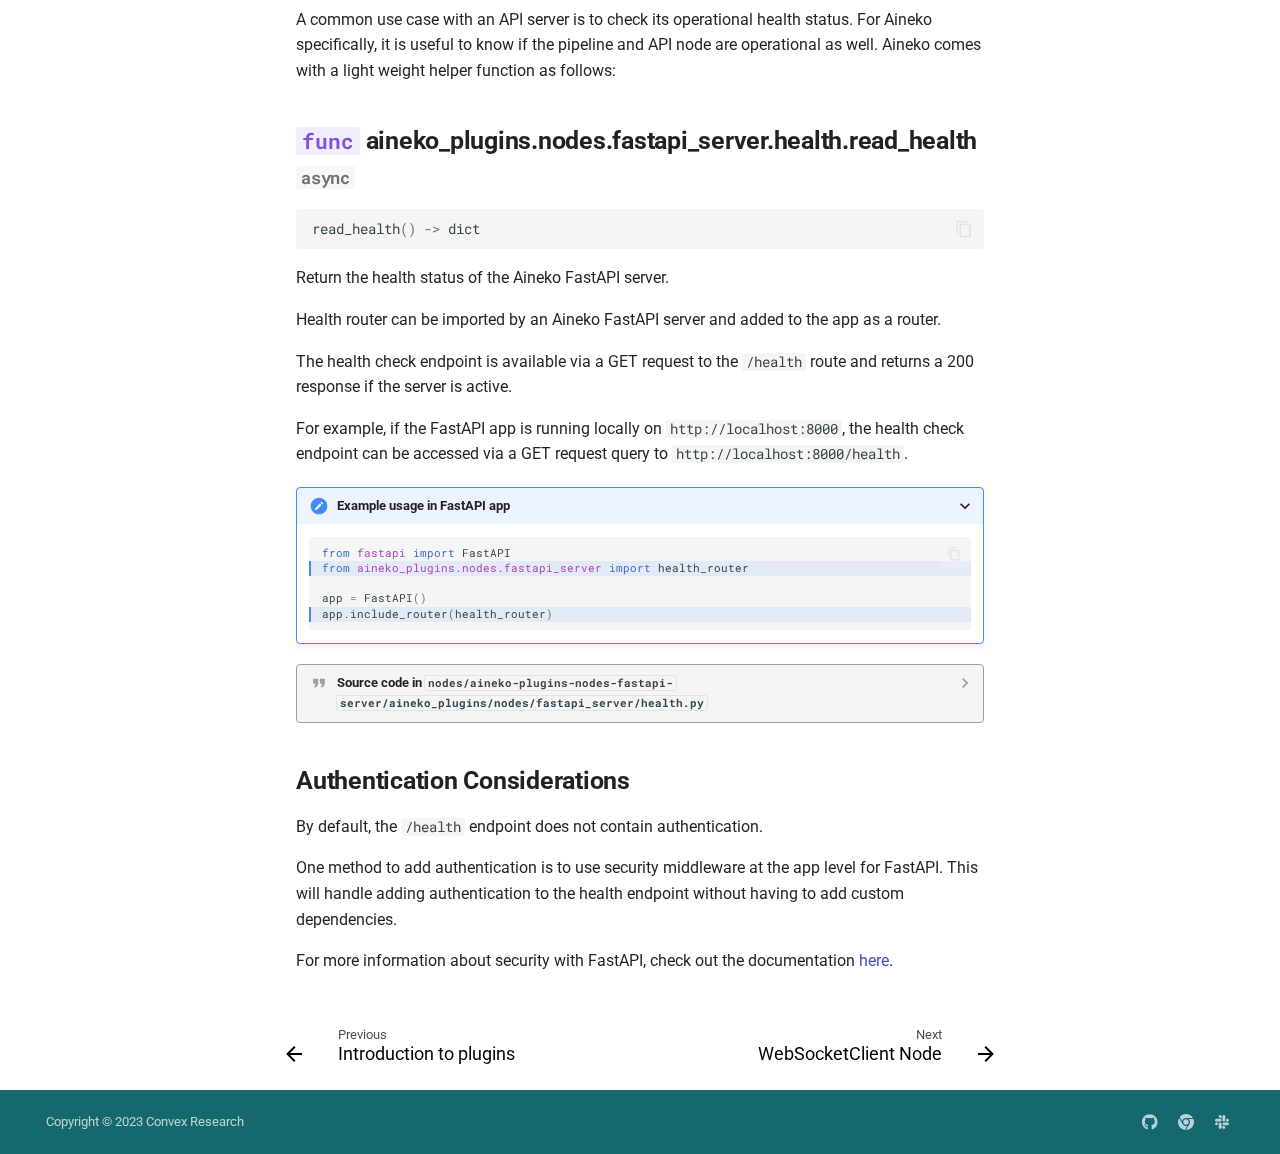
<file: fix-names/nodes/fastapi-server/index.html>
<!doctype html>
<html lang="en" class="no-js">
  <head>
    
      <meta charset="utf-8">
      <meta name="viewport" content="width=device-width,initial-scale=1">
      
      
      
        <link rel="canonical" href="https://plugin-docs.aineko.dev/fix-names/nodes/fastapi-server/">
      
      
        <link rel="prev" href="../..">
      
      
        <link rel="next" href="../websocket-client/">
      
      
        
      
      
      <link rel="icon" href="../../assets/favicon_green.svg">
      <meta name="generator" content="mkdocs-1.5.3, mkdocs-material-9.5.2+insiders-4.47.1">
    
    
      
        <title>FastAPI Node - Aineko</title>
      
    
    
      <link rel="stylesheet" href="../../assets/stylesheets/main.78d85e4f.min.css">
      
        
        <link rel="stylesheet" href="../../assets/stylesheets/palette.ab4e12ef.min.css">
      
      


    
    
      
    
    
      
        
        
        <link rel="preconnect" href="https://fonts.gstatic.com" crossorigin>
        <link rel="stylesheet" href="https://fonts.googleapis.com/css?family=Roboto:300,300i,400,400i,700,700i%7CRoboto+Mono:400,400i,700,700i&display=fallback">
        <style>:root{--md-text-font:"Roboto";--md-code-font:"Roboto Mono"}</style>
      
    
    
      <link rel="stylesheet" href="../../assets/_mkdocstrings.css">
    
      <link rel="stylesheet" href="../../stylesheets/extra.css">
    
    <script>__md_scope=new URL("../..",location),__md_hash=e=>[...e].reduce((e,_)=>(e<<5)-e+_.charCodeAt(0),0),__md_get=(e,_=localStorage,t=__md_scope)=>JSON.parse(_.getItem(t.pathname+"."+e)),__md_set=(e,_,t=localStorage,a=__md_scope)=>{try{t.setItem(a.pathname+"."+e,JSON.stringify(_))}catch(e){}}</script>
    
      
  


  
  

<script id="__analytics">function __md_analytics(){function n(){dataLayer.push(arguments)}window.dataLayer=window.dataLayer||[],n("js",new Date),n("config","G-395240980"),document.addEventListener("DOMContentLoaded",function(){document.forms.search&&document.forms.search.query.addEventListener("blur",function(){this.value&&n("event","search",{search_term:this.value})}),document$.subscribe(function(){var a=document.forms.feedback;if(void 0!==a)for(var e of a.querySelectorAll("[type=submit]"))e.addEventListener("click",function(e){e.preventDefault();var t=document.location.pathname,e=this.getAttribute("data-md-value");n("event","feedback",{page:t,data:e}),a.firstElementChild.disabled=!0;e=a.querySelector(".md-feedback__note [data-md-value='"+e+"']");e&&(e.hidden=!1)}),a.hidden=!1}),location$.subscribe(function(e){n("config","G-395240980",{page_path:e.pathname})})});var e=document.createElement("script");e.async=!0,e.src="https://www.googletagmanager.com/gtag/js?id=G-395240980",document.getElementById("__analytics").insertAdjacentElement("afterEnd",e)}</script>
  
    <script>"undefined"!=typeof __md_analytics&&__md_analytics()</script>
  

    
    
   <link href="../../assets/stylesheets/glightbox.min.css" rel="stylesheet"/><style>
    html.glightbox-open { overflow: initial; height: 100%; }
    .gslide-title { margin-top: 0px; user-select: text; }
    .gslide-desc { color: #666; user-select: text; }
    .gslide-image img { background: white; }
    .gscrollbar-fixer { padding-right: 15px; }
    .gdesc-inner { font-size: 0.75rem; }
    body[data-md-color-scheme="slate"] .gdesc-inner { background: var(--md-default-bg-color);}
    body[data-md-color-scheme="slate"] .gslide-title { color: var(--md-default-fg-color);}
    body[data-md-color-scheme="slate"] .gslide-desc { color: var(--md-default-fg-color);}</style> <script src="../../assets/javascripts/glightbox.min.js"></script></head>
  
  
    
    
    
    
    
    <body dir="ltr" data-md-color-scheme="aineko" data-md-color-primary="indigo" data-md-color-accent="indigo">
  
    
    <input class="md-toggle" data-md-toggle="drawer" type="checkbox" id="__drawer" autocomplete="off">
    <input class="md-toggle" data-md-toggle="search" type="checkbox" id="__search" autocomplete="off">
    <label class="md-overlay" for="__drawer"></label>
    <div data-md-component="skip">
      
        
        <a href="#fastapi-node" class="md-skip">
          Skip to content
        </a>
      
    </div>
    <div data-md-component="announce">
      
    </div>
    
      <div data-md-color-scheme="default" data-md-component="outdated" hidden>
        
      </div>
    
    
      

<header class="md-header" data-md-component="header">
  <nav class="md-header__inner md-grid" aria-label="Header">
    <a href="../.." title="Aineko" class="md-header__button md-logo" aria-label="Aineko" data-md-component="logo">
      
  <img src="../../assets/favicon_white.svg" alt="logo">

    </a>
    <label class="md-header__button md-icon" for="__drawer">
      
      <svg xmlns="http://www.w3.org/2000/svg" viewBox="0 0 24 24"><path d="M3 6h18v2H3V6m0 5h18v2H3v-2m0 5h18v2H3v-2Z"/></svg>
    </label>
    <div class="md-header__title" data-md-component="header-title">
      <div class="md-header__ellipsis">
        <div class="md-header__topic">
          <span class="md-ellipsis">
            Aineko
          </span>
        </div>
        <div class="md-header__topic" data-md-component="header-topic">
          <span class="md-ellipsis">
            
              FastAPI Node
            
          </span>
        </div>
      </div>
    </div>
    
      
    
    
    
    
      <label class="md-header__button md-icon" for="__search">
        
        <svg xmlns="http://www.w3.org/2000/svg" viewBox="0 0 24 24"><path d="M9.5 3A6.5 6.5 0 0 1 16 9.5c0 1.61-.59 3.09-1.56 4.23l.27.27h.79l5 5-1.5 1.5-5-5v-.79l-.27-.27A6.516 6.516 0 0 1 9.5 16 6.5 6.5 0 0 1 3 9.5 6.5 6.5 0 0 1 9.5 3m0 2C7 5 5 7 5 9.5S7 14 9.5 14 14 12 14 9.5 12 5 9.5 5Z"/></svg>
      </label>
      <div class="md-search" data-md-component="search" role="dialog">
  <label class="md-search__overlay" for="__search"></label>
  <div class="md-search__inner" role="search">
    <form class="md-search__form" name="search">
      <input type="text" class="md-search__input" name="query" aria-label="Search" placeholder="Search" autocapitalize="off" autocorrect="off" autocomplete="off" spellcheck="false" data-md-component="search-query" required>
      <label class="md-search__icon md-icon" for="__search">
        
        <svg xmlns="http://www.w3.org/2000/svg" viewBox="0 0 24 24"><path d="M9.5 3A6.5 6.5 0 0 1 16 9.5c0 1.61-.59 3.09-1.56 4.23l.27.27h.79l5 5-1.5 1.5-5-5v-.79l-.27-.27A6.516 6.516 0 0 1 9.5 16 6.5 6.5 0 0 1 3 9.5 6.5 6.5 0 0 1 9.5 3m0 2C7 5 5 7 5 9.5S7 14 9.5 14 14 12 14 9.5 12 5 9.5 5Z"/></svg>
        
        <svg xmlns="http://www.w3.org/2000/svg" viewBox="0 0 24 24"><path d="M20 11v2H8l5.5 5.5-1.42 1.42L4.16 12l7.92-7.92L13.5 5.5 8 11h12Z"/></svg>
      </label>
      <nav class="md-search__options" aria-label="Search">
        
        <button type="reset" class="md-search__icon md-icon" title="Clear" aria-label="Clear" tabindex="-1">
          
          <svg xmlns="http://www.w3.org/2000/svg" viewBox="0 0 24 24"><path d="M19 6.41 17.59 5 12 10.59 6.41 5 5 6.41 10.59 12 5 17.59 6.41 19 12 13.41 17.59 19 19 17.59 13.41 12 19 6.41Z"/></svg>
        </button>
      </nav>
      
    </form>
    <div class="md-search__output">
      <div class="md-search__scrollwrap" data-md-scrollfix>
        <div class="md-search-result" data-md-component="search-result">
          <div class="md-search-result__meta">
            Initializing search
          </div>
          <ol class="md-search-result__list" role="presentation"></ol>
        </div>
      </div>
    </div>
  </div>
</div>
    
    
      <div class="md-header__source">
        <a href="https://github.com/aineko-dev/aineko-plugins" title="Go to repository" class="md-source" data-md-component="source">
  <div class="md-source__icon md-icon">
    
    <svg xmlns="http://www.w3.org/2000/svg" viewBox="0 0 496 512"><!--! Font Awesome Free 6.5.1 by @fontawesome - https://fontawesome.com License - https://fontawesome.com/license/free (Icons: CC BY 4.0, Fonts: SIL OFL 1.1, Code: MIT License) Copyright 2023 Fonticons, Inc.--><path d="M165.9 397.4c0 2-2.3 3.6-5.2 3.6-3.3.3-5.6-1.3-5.6-3.6 0-2 2.3-3.6 5.2-3.6 3-.3 5.6 1.3 5.6 3.6zm-31.1-4.5c-.7 2 1.3 4.3 4.3 4.9 2.6 1 5.6 0 6.2-2s-1.3-4.3-4.3-5.2c-2.6-.7-5.5.3-6.2 2.3zm44.2-1.7c-2.9.7-4.9 2.6-4.6 4.9.3 2 2.9 3.3 5.9 2.6 2.9-.7 4.9-2.6 4.6-4.6-.3-1.9-3-3.2-5.9-2.9zM244.8 8C106.1 8 0 113.3 0 252c0 110.9 69.8 205.8 169.5 239.2 12.8 2.3 17.3-5.6 17.3-12.1 0-6.2-.3-40.4-.3-61.4 0 0-70 15-84.7-29.8 0 0-11.4-29.1-27.8-36.6 0 0-22.9-15.7 1.6-15.4 0 0 24.9 2 38.6 25.8 21.9 38.6 58.6 27.5 72.9 20.9 2.3-16 8.8-27.1 16-33.7-55.9-6.2-112.3-14.3-112.3-110.5 0-27.5 7.6-41.3 23.6-58.9-2.6-6.5-11.1-33.3 2.6-67.9 20.9-6.5 69 27 69 27 20-5.6 41.5-8.5 62.8-8.5s42.8 2.9 62.8 8.5c0 0 48.1-33.6 69-27 13.7 34.7 5.2 61.4 2.6 67.9 16 17.7 25.8 31.5 25.8 58.9 0 96.5-58.9 104.2-114.8 110.5 9.2 7.9 17 22.9 17 46.4 0 33.7-.3 75.4-.3 83.6 0 6.5 4.6 14.4 17.3 12.1C428.2 457.8 496 362.9 496 252 496 113.3 383.5 8 244.8 8zM97.2 352.9c-1.3 1-1 3.3.7 5.2 1.6 1.6 3.9 2.3 5.2 1 1.3-1 1-3.3-.7-5.2-1.6-1.6-3.9-2.3-5.2-1zm-10.8-8.1c-.7 1.3.3 2.9 2.3 3.9 1.6 1 3.6.7 4.3-.7.7-1.3-.3-2.9-2.3-3.9-2-.6-3.6-.3-4.3.7zm32.4 35.6c-1.6 1.3-1 4.3 1.3 6.2 2.3 2.3 5.2 2.6 6.5 1 1.3-1.3.7-4.3-1.3-6.2-2.2-2.3-5.2-2.6-6.5-1zm-11.4-14.7c-1.6 1-1.6 3.6 0 5.9 1.6 2.3 4.3 3.3 5.6 2.3 1.6-1.3 1.6-3.9 0-6.2-1.4-2.3-4-3.3-5.6-2z"/></svg>
  </div>
  <div class="md-source__repository">
    aineko-dev/aineko-plugins
  </div>
</a>
      </div>
    
  </nav>
  
</header>
    
    <div class="md-container" data-md-component="container">
      
      
        
          
            
<nav class="md-tabs" aria-label="Tabs" data-md-component="tabs">
  <div class="md-grid">
    <ul class="md-tabs__list">
      
        
  
  
  
    <li class="md-tabs__item">
      <a href="https://docs.aineko.dev" class="md-tabs__link">
        
  
    
  
  Aineko

      </a>
    </li>
  

      
        
  
  
    
  
  
    
    
      <li class="md-tabs__item md-tabs__item--active">
        <a href="../.." class="md-tabs__link">
          
  
    
  
  Aineko Plugins

        </a>
      </li>
    
  

      
        
  
  
  
    <li class="md-tabs__item">
      <a href="https://cloud-docs.aineko.dev" class="md-tabs__link">
        
  
    
  
  Aineko Cloud

      </a>
    </li>
  

      
    </ul>
  </div>
</nav>
          
        
      
      <main class="md-main" data-md-component="main">
        <div class="md-main__inner md-grid">
          
            
              
              <div class="md-sidebar md-sidebar--primary" data-md-component="sidebar" data-md-type="navigation" >
                <div class="md-sidebar__scrollwrap">
                  <div class="md-sidebar__inner">
                    


  


<nav class="md-nav md-nav--primary md-nav--lifted" aria-label="Navigation" data-md-level="0">
  <label class="md-nav__title" for="__drawer">
    <a href="../.." title="Aineko" class="md-nav__button md-logo" aria-label="Aineko" data-md-component="logo">
      
  <img src="../../assets/favicon_white.svg" alt="logo">

    </a>
    Aineko
  </label>
  
    <div class="md-nav__source">
      <a href="https://github.com/aineko-dev/aineko-plugins" title="Go to repository" class="md-source" data-md-component="source">
  <div class="md-source__icon md-icon">
    
    <svg xmlns="http://www.w3.org/2000/svg" viewBox="0 0 496 512"><!--! Font Awesome Free 6.5.1 by @fontawesome - https://fontawesome.com License - https://fontawesome.com/license/free (Icons: CC BY 4.0, Fonts: SIL OFL 1.1, Code: MIT License) Copyright 2023 Fonticons, Inc.--><path d="M165.9 397.4c0 2-2.3 3.6-5.2 3.6-3.3.3-5.6-1.3-5.6-3.6 0-2 2.3-3.6 5.2-3.6 3-.3 5.6 1.3 5.6 3.6zm-31.1-4.5c-.7 2 1.3 4.3 4.3 4.9 2.6 1 5.6 0 6.2-2s-1.3-4.3-4.3-5.2c-2.6-.7-5.5.3-6.2 2.3zm44.2-1.7c-2.9.7-4.9 2.6-4.6 4.9.3 2 2.9 3.3 5.9 2.6 2.9-.7 4.9-2.6 4.6-4.6-.3-1.9-3-3.2-5.9-2.9zM244.8 8C106.1 8 0 113.3 0 252c0 110.9 69.8 205.8 169.5 239.2 12.8 2.3 17.3-5.6 17.3-12.1 0-6.2-.3-40.4-.3-61.4 0 0-70 15-84.7-29.8 0 0-11.4-29.1-27.8-36.6 0 0-22.9-15.7 1.6-15.4 0 0 24.9 2 38.6 25.8 21.9 38.6 58.6 27.5 72.9 20.9 2.3-16 8.8-27.1 16-33.7-55.9-6.2-112.3-14.3-112.3-110.5 0-27.5 7.6-41.3 23.6-58.9-2.6-6.5-11.1-33.3 2.6-67.9 20.9-6.5 69 27 69 27 20-5.6 41.5-8.5 62.8-8.5s42.8 2.9 62.8 8.5c0 0 48.1-33.6 69-27 13.7 34.7 5.2 61.4 2.6 67.9 16 17.7 25.8 31.5 25.8 58.9 0 96.5-58.9 104.2-114.8 110.5 9.2 7.9 17 22.9 17 46.4 0 33.7-.3 75.4-.3 83.6 0 6.5 4.6 14.4 17.3 12.1C428.2 457.8 496 362.9 496 252 496 113.3 383.5 8 244.8 8zM97.2 352.9c-1.3 1-1 3.3.7 5.2 1.6 1.6 3.9 2.3 5.2 1 1.3-1 1-3.3-.7-5.2-1.6-1.6-3.9-2.3-5.2-1zm-10.8-8.1c-.7 1.3.3 2.9 2.3 3.9 1.6 1 3.6.7 4.3-.7.7-1.3-.3-2.9-2.3-3.9-2-.6-3.6-.3-4.3.7zm32.4 35.6c-1.6 1.3-1 4.3 1.3 6.2 2.3 2.3 5.2 2.6 6.5 1 1.3-1.3.7-4.3-1.3-6.2-2.2-2.3-5.2-2.6-6.5-1zm-11.4-14.7c-1.6 1-1.6 3.6 0 5.9 1.6 2.3 4.3 3.3 5.6 2.3 1.6-1.3 1.6-3.9 0-6.2-1.4-2.3-4-3.3-5.6-2z"/></svg>
  </div>
  <div class="md-source__repository">
    aineko-dev/aineko-plugins
  </div>
</a>
    </div>
  
  <ul class="md-nav__list" data-md-scrollfix>
    
      
      
  
  
  
  
    <li class="md-nav__item">
      <a href="https://docs.aineko.dev" class="md-nav__link">
        
  
  <span class="md-ellipsis">
    
  
    Aineko
  

    
  </span>
  
  

      </a>
    </li>
  

    
      
      
  
  
    
  
  
  
    
    
      
        
          
        
      
        
      
    
    
    
    
      
      
    
    <li class="md-nav__item md-nav__item--active md-nav__item--section md-nav__item--nested">
      
        
        
        
        <input class="md-nav__toggle md-toggle " type="checkbox" id="__nav_2" checked>
        
          
          
          <div class="md-nav__link md-nav__container">
            <a href="../.." class="md-nav__link ">
              
  
  <span class="md-ellipsis">
    
  
    Aineko Plugins
  

    
  </span>
  
  

            </a>
            
              
              <label class="md-nav__link " for="__nav_2" id="__nav_2_label" tabindex="">
                <span class="md-nav__icon md-icon"></span>
              </label>
            
          </div>
        
        <nav class="md-nav" data-md-level="1" aria-labelledby="__nav_2_label" aria-expanded="true">
          <label class="md-nav__title" for="__nav_2">
            <span class="md-nav__icon md-icon"></span>
            
  
    Aineko Plugins
  

          </label>
          <ul class="md-nav__list" data-md-scrollfix>
            
              
            
              
                
  
  
    
  
  
  
    
    
      
        
      
        
      
        
      
    
    
    
    
    <li class="md-nav__item md-nav__item--active md-nav__item--nested">
      
        
        
        
        <input class="md-nav__toggle md-toggle " type="checkbox" id="__nav_2_2" checked>
        
          
          <label class="md-nav__link" for="__nav_2_2" id="__nav_2_2_label" tabindex="0">
            
  
  <span class="md-ellipsis">
    
  
    Nodes
  

    
  </span>
  
  

            <span class="md-nav__icon md-icon"></span>
          </label>
        
        <nav class="md-nav" data-md-level="2" aria-labelledby="__nav_2_2_label" aria-expanded="true">
          <label class="md-nav__title" for="__nav_2_2">
            <span class="md-nav__icon md-icon"></span>
            
  
    Nodes
  

          </label>
          <ul class="md-nav__list" data-md-scrollfix>
            
              
                
  
  
    
  
  
  
    <li class="md-nav__item md-nav__item--active">
      
      <input class="md-nav__toggle md-toggle" type="checkbox" id="__toc">
      
      
        
      
      
        <label class="md-nav__link md-nav__link--active" for="__toc">
          
  
  <span class="md-ellipsis">
    
  
    FastAPI Node
  

    
  </span>
  
  

          <span class="md-nav__icon md-icon"></span>
        </label>
      
      <a href="./" class="md-nav__link md-nav__link--active">
        
  
  <span class="md-ellipsis">
    
  
    FastAPI Node
  

    
  </span>
  
  

      </a>
      
        

<nav class="md-nav md-nav--secondary" aria-label="Table of contents">
  
  
  
    
  
  
    <label class="md-nav__title" for="__toc">
      <span class="md-nav__icon md-icon"></span>
      Table of contents
    </label>
    <ul class="md-nav__list" data-md-component="toc" data-md-scrollfix>
      
        <li class="md-nav__item">
  <a href="#installation" class="md-nav__link">
    <span class="md-ellipsis">
      
        Installation
      
    </span>
  </a>
  
</li>
      
        <li class="md-nav__item">
  <a href="#api-reference" class="md-nav__link">
    <span class="md-ellipsis">
      
        API Reference
      
    </span>
  </a>
  
</li>
      
        <li class="md-nav__item">
  <a href="#aineko_plugins.nodes.fastapi_server.FastAPI" class="md-nav__link">
    <span class="md-ellipsis">
      
        <code class="doc-symbol doc-symbol-toc doc-symbol-class"></code>&nbsp;FastAPI
      
    </span>
  </a>
  
</li>
      
    </ul>
  
</nav>
      
    </li>
  

              
            
              
                
  
  
  
  
    <li class="md-nav__item">
      <a href="../websocket-client/" class="md-nav__link">
        
  
  <span class="md-ellipsis">
    
  
    WebSocketClient Node
  

    
  </span>
  
  

      </a>
    </li>
  

              
            
              
                
  
  
  
  
    <li class="md-nav__item">
      <a href="../http-poller/" class="md-nav__link">
        
  
  <span class="md-ellipsis">
    
  
    HTTPPoller Node
  

    
  </span>
  
  

      </a>
    </li>
  

              
            
          </ul>
        </nav>
      
    </li>
  

              
            
          </ul>
        </nav>
      
    </li>
  

    
      
      
  
  
  
  
    <li class="md-nav__item">
      <a href="https://cloud-docs.aineko.dev" class="md-nav__link">
        
  
  <span class="md-ellipsis">
    
  
    Aineko Cloud
  

    
  </span>
  
  

      </a>
    </li>
  

    
  </ul>
</nav>
                  </div>
                </div>
              </div>
            
            
              
              <div class="md-sidebar md-sidebar--secondary" data-md-component="sidebar" data-md-type="toc" >
                <div class="md-sidebar__scrollwrap">
                  <div class="md-sidebar__inner">
                    

<nav class="md-nav md-nav--secondary" aria-label="Table of contents">
  
  
  
    
  
  
    <label class="md-nav__title" for="__toc">
      <span class="md-nav__icon md-icon"></span>
      Table of contents
    </label>
    <ul class="md-nav__list" data-md-component="toc" data-md-scrollfix>
      
        <li class="md-nav__item">
  <a href="#installation" class="md-nav__link">
    <span class="md-ellipsis">
      
        Installation
      
    </span>
  </a>
  
</li>
      
        <li class="md-nav__item">
  <a href="#api-reference" class="md-nav__link">
    <span class="md-ellipsis">
      
        API Reference
      
    </span>
  </a>
  
</li>
      
        <li class="md-nav__item">
  <a href="#aineko_plugins.nodes.fastapi_server.FastAPI" class="md-nav__link">
    <span class="md-ellipsis">
      
        <code class="doc-symbol doc-symbol-toc doc-symbol-class"></code>&nbsp;FastAPI
      
    </span>
  </a>
  
</li>
      
    </ul>
  
</nav>
                  </div>
                </div>
              </div>
            
          
          
            <div class="md-content" data-md-component="content">
              
                




  <nav class="md-path" aria-label="Navigation" >
    <ol class="md-path__list">
      
      
        
  
    
    
      <li class="md-path__item">
        <a href="../.." class="md-path__link">
          
  <span class="md-ellipsis">
    Aineko Plugins
  </span>

        </a>
      </li>
    
  

      
        
  
    
    
      <li class="md-path__item">
        <a href="./" class="md-path__link">
          
  <span class="md-ellipsis">
    Nodes
  </span>

        </a>
      </li>
    
  

      
    </ol>
  </nav>

              
              <article class="md-content__inner md-typeset">
                
                  

  
    <a href="https://github.com/aineko-dev/aineko-plugins/edit/develop/docs/nodes/fastapi-server.md" title="Edit this page" class="md-content__button md-icon">
      
      <svg xmlns="http://www.w3.org/2000/svg" viewBox="0 0 24 24"><path d="M10 20H6V4h7v5h5v3.1l2-2V8l-6-6H6c-1.1 0-2 .9-2 2v16c0 1.1.9 2 2 2h4v-2m10.2-7c.1 0 .3.1.4.2l1.3 1.3c.2.2.2.6 0 .8l-1 1-2.1-2.1 1-1c.1-.1.2-.2.4-.2m0 3.9L14.1 23H12v-2.1l6.1-6.1 2.1 2.1Z"/></svg>
    </a>
  
  


<h1 id="fastapi-node">FastAPI Node</h1>
<h2 id="installation">Installation</h2>
<p>The FastAPI plugin can be installed using poetry with the following command <code>poetry add aineko-plugins-nodes-fastapi-server</code>.</p>
<h2 id="api-reference">API Reference</h2>


<div class="doc doc-object doc-class">



<h2 id="aineko_plugins.nodes.fastapi_server.FastAPI" class="doc doc-heading">
<code class="doc-symbol doc-symbol-heading doc-symbol-class"></code>          <span class="doc doc-object-name doc-class-name">aineko_plugins.nodes.fastapi_server.FastAPI</span>


</h2>


  <div class="doc doc-contents first">
          <p class="doc doc-class-bases">
            Bases: <code><span title="aineko.AbstractNode">AbstractNode</span></code></p>

  
      <p>Node for creating a FastAPI app with a gunicorn server.</p>
<p><code>node_params</code> should contain the following keys:</p>
<pre><code>app: path to FastAPI app
port (optional): port to run the server on. Defaults to 8000.
log_level (optional): log level to log messages from the uvicorn server.
    Defaults to "info".
</code></pre>
<p>To access the consumers and producers from your FastAPI app, import the
<code>consumers</code> and <code>producers</code> variables from
<code>aineko_plugins.nodes.fastapi_server</code>. Use them as you would use
<code>self.consumers</code> and <code>self.producers</code> in a regular node.</p>
<p>We recommend no more than 1 FastAPI node per pipeline since the Consumer
and Producer objects are namespaced at the pipeline level.</p>
<p>Example usage in pipeline.yml:
<div class="highlight"><span class="filename">pipeline.yml</span><pre><span></span><code><span class="nt">pipeline</span><span class="p">:</span>
<span class="w">  </span><span class="nt">nodes</span><span class="p">:</span>
<span class="w">    </span><span class="nt">fastapi</span><span class="p">:</span>
<span class="w">      </span><span class="nt">class</span><span class="p">:</span><span class="w"> </span><span class="l l-Scalar l-Scalar-Plain">aineko_plugins.nodes.fastapi_server.FastAPI</span>
<span class="w">      </span><span class="nt">inputs</span><span class="p">:</span>
<span class="w">        </span><span class="p p-Indicator">-</span><span class="w"> </span><span class="l l-Scalar l-Scalar-Plain">test_sequence</span>
<span class="w">      </span><span class="nt">node_params</span><span class="p">:</span>
<span class="w">        </span><span class="nt">app</span><span class="p">:</span><span class="w"> </span><span class="l l-Scalar l-Scalar-Plain">my_awesome_pipeline.fastapi:app</span>
<span class="w">        </span><span class="nt">port</span><span class="p">:</span><span class="w"> </span><span class="l l-Scalar l-Scalar-Plain">8000</span>
</code></pre></div>
where the app points to a FastAPI app. See
<a href="https://fastapi.tiangolo.com/" target="_blank">FastAPI documentation</a>
on how to create a FastAPI app.</p>
<p>Example usage in FastAPI app:
<div class="highlight"><span class="filename">fastapi.py</span><pre><span></span><code><span class="kn">from</span> <span class="nn">aineko_plugins.nodes.fastapi_server</span> <span class="kn">import</span> <span class="n">consumers</span><span class="p">,</span> <span class="n">producers</span>

<span class="nd">@app</span><span class="o">.</span><span class="n">get</span><span class="p">(</span><span class="s2">&quot;/query&quot;</span><span class="p">)</span>
<span class="k">async</span> <span class="k">def</span> <span class="nf">query</span><span class="p">():</span>
    <span class="n">msg</span> <span class="o">=</span> <span class="n">consumers</span><span class="p">[</span><span class="s2">&quot;test_sequence&quot;</span><span class="p">]</span><span class="o">.</span><span class="n">next</span><span class="p">()</span>
    <span class="k">return</span> <span class="n">msg</span>
</code></pre></div></p>


  

  <div class="doc doc-children">











  </div>

  </div>


</div><h1 id="health-check-endpoint">Health Check Endpoint</h1>
<p>A common use case with an API server is to check its operational health status. For Aineko specifically, it is useful to know if the pipeline and API node are operational as well. Aineko comes with a light weight helper function as follows:</p>



<div class="doc doc-object doc-function">



<h2 id="aineko_plugins.nodes.fastapi_server.health.read_health" class="doc doc-heading">
<code class="doc-symbol doc-symbol-heading doc-symbol-function"></code>          <span class="doc doc-object-name doc-function-name">aineko_plugins.nodes.fastapi_server.health.read_health</span>

  
  <span class="doc doc-labels">
      <small class="doc doc-label doc-label-async"><code>async</code></small>
  </span>

</h2>
<div class="doc-signature highlight"><pre><span></span><code><span class="n">read_health</span><span class="p">()</span> <span class="o">-&gt;</span> <span class="n">dict</span>
</code></pre></div>

  <div class="doc doc-contents first">
  
      <p>Return the health status of the Aineko FastAPI server.</p>
<p>Health router can be imported by an Aineko FastAPI server and added
to the app as a router.</p>
<p>The health check endpoint is available via a GET request to the <code>/health</code>
route and returns a 200 response if the server is active.</p>
<p>For example, if the FastAPI app is running locally on
<code>http://localhost:8000</code>, the health check endpoint can be accessed via
a GET request query to <code>http://localhost:8000/health</code>.</p>

<details class="example-usage-in-fastapi-app" open>
  <summary>Example usage in FastAPI app</summary>
  <div class="highlight"><pre><span></span><code><span class="kn">from</span> <span class="nn">fastapi</span> <span class="kn">import</span> <span class="n">FastAPI</span>
<span class="hll"><span class="kn">from</span> <span class="nn">aineko_plugins.nodes.fastapi_server</span> <span class="kn">import</span> <span class="n">health_router</span>
</span>
<span class="n">app</span> <span class="o">=</span> <span class="n">FastAPI</span><span class="p">()</span>
<span class="hll"><span class="n">app</span><span class="o">.</span><span class="n">include_router</span><span class="p">(</span><span class="n">health_router</span><span class="p">)</span>
</span></code></pre></div>
</details>
          <details class="quote">
            <summary>Source code in <code>nodes/aineko-plugins-nodes-fastapi-server/aineko_plugins/nodes/fastapi_server/health.py</code></summary>
            <div class="highlight"><table class="highlighttable"><tr><td class="linenos"><div class="linenodiv"><pre><span></span><span class="normal">10</span>
<span class="normal">11</span>
<span class="normal">12</span>
<span class="normal">13</span>
<span class="normal">14</span>
<span class="normal">15</span>
<span class="normal">16</span>
<span class="normal">17</span>
<span class="normal">18</span>
<span class="normal">19</span>
<span class="normal">20</span>
<span class="normal">21</span>
<span class="normal">22</span>
<span class="normal">23</span>
<span class="normal">24</span>
<span class="normal">25</span>
<span class="normal">26</span>
<span class="normal">27</span>
<span class="normal">28</span>
<span class="normal">29</span>
<span class="normal">30</span>
<span class="normal">31</span>
<span class="normal">32</span>
<span class="normal">33</span></pre></div></td><td class="code"><div><pre><span></span><code><span class="nd">@health_router</span><span class="o">.</span><span class="n">get</span><span class="p">(</span><span class="s2">&quot;/health&quot;</span><span class="p">,</span> <span class="n">status_code</span><span class="o">=</span><span class="mi">200</span><span class="p">)</span>
<span class="k">async</span> <span class="k">def</span> <span class="nf">read_health</span><span class="p">()</span> <span class="o">-&gt;</span> <span class="nb">dict</span><span class="p">:</span>
<span class="w">    </span><span class="sd">&quot;&quot;&quot;Return the health status of the Aineko FastAPI server.</span>

<span class="sd">    Health router can be imported by an Aineko FastAPI server and added</span>
<span class="sd">    to the app as a router.</span>

<span class="sd">    The health check endpoint is available via a GET request to the `/health`</span>
<span class="sd">    route and returns a 200 response if the server is active.</span>

<span class="sd">    For example, if the FastAPI app is running locally on</span>
<span class="sd">    `http://localhost:8000`, the health check endpoint can be accessed via</span>
<span class="sd">    a GET request query to `http://localhost:8000/health`.</span>

<span class="sd">    Example usage in FastAPI app:</span>
<span class="sd">        ```python hl_lines=&quot;2 5&quot;</span>
<span class="sd">        from fastapi import FastAPI</span>
<span class="sd">        from aineko_plugins.nodes.fastapi_server import health_router</span>

<span class="sd">        app = FastAPI()</span>
<span class="sd">        app.include_router(health_router)</span>
<span class="sd">        ```</span>
<span class="sd">    &quot;&quot;&quot;</span>
    <span class="k">return</span> <span class="p">{</span><span class="s2">&quot;status&quot;</span><span class="p">:</span> <span class="s2">&quot;healthy&quot;</span><span class="p">}</span>
</code></pre></div></td></tr></table></div>
          </details>
  </div>

</div><h2 id="authentication-considerations">Authentication Considerations</h2>
<p>By default, the <code>/health</code> endpoint does not contain authentication.</p>
<p>One method to add authentication is to use security middleware at the app level for FastAPI. This will handle adding authentication to the health endpoint without having to add custom dependencies.</p>
<p>For more information about security with FastAPI, check out the documentation <a href="https://fastapi.tiangolo.com/advanced/security/">here</a>.</p>









  




                
              </article>
            </div>
          
          
<script>var target=document.getElementById(location.hash.slice(1));target&&target.name&&(target.checked=target.name.startsWith("__tabbed_"))</script>
        </div>
        
          <button type="button" class="md-top md-icon" data-md-component="top" hidden>
  
  <svg xmlns="http://www.w3.org/2000/svg" viewBox="0 0 24 24"><path d="M13 20h-2V8l-5.5 5.5-1.42-1.42L12 4.16l7.92 7.92-1.42 1.42L13 8v12Z"/></svg>
  Back to top
</button>
        
      </main>
      
        <footer class="md-footer">
  
    
      
      <nav class="md-footer__inner md-grid" aria-label="Footer" >
        
          
          <a href="../.." class="md-footer__link md-footer__link--prev" aria-label="Previous: Introduction to plugins">
            <div class="md-footer__button md-icon">
              
              <svg xmlns="http://www.w3.org/2000/svg" viewBox="0 0 24 24"><path d="M20 11v2H8l5.5 5.5-1.42 1.42L4.16 12l7.92-7.92L13.5 5.5 8 11h12Z"/></svg>
            </div>
            <div class="md-footer__title">
              <span class="md-footer__direction">
                Previous
              </span>
              <div class="md-ellipsis">
                Introduction to plugins
              </div>
            </div>
          </a>
        
        
          
          <a href="../websocket-client/" class="md-footer__link md-footer__link--next" aria-label="Next: WebSocketClient Node">
            <div class="md-footer__title">
              <span class="md-footer__direction">
                Next
              </span>
              <div class="md-ellipsis">
                WebSocketClient Node
              </div>
            </div>
            <div class="md-footer__button md-icon">
              
              <svg xmlns="http://www.w3.org/2000/svg" viewBox="0 0 24 24"><path d="M4 11v2h12l-5.5 5.5 1.42 1.42L19.84 12l-7.92-7.92L10.5 5.5 16 11H4Z"/></svg>
            </div>
          </a>
        
      </nav>
    
  
  <div class="md-footer-meta md-typeset">
    <div class="md-footer-meta__inner md-grid">
      <div class="md-copyright">
  
    <div class="md-copyright__highlight">
      Copyright &copy; 2023 Convex Research
    </div>
  
  
</div>
      
        <div class="md-social">
  
    
    
    
    
      
      
    
    <a href="https://github.com/aineko-dev/aineko-plugins" target="_blank" rel="noopener" title="github.com" class="md-social__link">
      <svg xmlns="http://www.w3.org/2000/svg" viewBox="0 0 496 512"><!--! Font Awesome Free 6.5.1 by @fontawesome - https://fontawesome.com License - https://fontawesome.com/license/free (Icons: CC BY 4.0, Fonts: SIL OFL 1.1, Code: MIT License) Copyright 2023 Fonticons, Inc.--><path d="M165.9 397.4c0 2-2.3 3.6-5.2 3.6-3.3.3-5.6-1.3-5.6-3.6 0-2 2.3-3.6 5.2-3.6 3-.3 5.6 1.3 5.6 3.6zm-31.1-4.5c-.7 2 1.3 4.3 4.3 4.9 2.6 1 5.6 0 6.2-2s-1.3-4.3-4.3-5.2c-2.6-.7-5.5.3-6.2 2.3zm44.2-1.7c-2.9.7-4.9 2.6-4.6 4.9.3 2 2.9 3.3 5.9 2.6 2.9-.7 4.9-2.6 4.6-4.6-.3-1.9-3-3.2-5.9-2.9zM244.8 8C106.1 8 0 113.3 0 252c0 110.9 69.8 205.8 169.5 239.2 12.8 2.3 17.3-5.6 17.3-12.1 0-6.2-.3-40.4-.3-61.4 0 0-70 15-84.7-29.8 0 0-11.4-29.1-27.8-36.6 0 0-22.9-15.7 1.6-15.4 0 0 24.9 2 38.6 25.8 21.9 38.6 58.6 27.5 72.9 20.9 2.3-16 8.8-27.1 16-33.7-55.9-6.2-112.3-14.3-112.3-110.5 0-27.5 7.6-41.3 23.6-58.9-2.6-6.5-11.1-33.3 2.6-67.9 20.9-6.5 69 27 69 27 20-5.6 41.5-8.5 62.8-8.5s42.8 2.9 62.8 8.5c0 0 48.1-33.6 69-27 13.7 34.7 5.2 61.4 2.6 67.9 16 17.7 25.8 31.5 25.8 58.9 0 96.5-58.9 104.2-114.8 110.5 9.2 7.9 17 22.9 17 46.4 0 33.7-.3 75.4-.3 83.6 0 6.5 4.6 14.4 17.3 12.1C428.2 457.8 496 362.9 496 252 496 113.3 383.5 8 244.8 8zM97.2 352.9c-1.3 1-1 3.3.7 5.2 1.6 1.6 3.9 2.3 5.2 1 1.3-1 1-3.3-.7-5.2-1.6-1.6-3.9-2.3-5.2-1zm-10.8-8.1c-.7 1.3.3 2.9 2.3 3.9 1.6 1 3.6.7 4.3-.7.7-1.3-.3-2.9-2.3-3.9-2-.6-3.6-.3-4.3.7zm32.4 35.6c-1.6 1.3-1 4.3 1.3 6.2 2.3 2.3 5.2 2.6 6.5 1 1.3-1.3.7-4.3-1.3-6.2-2.2-2.3-5.2-2.6-6.5-1zm-11.4-14.7c-1.6 1-1.6 3.6 0 5.9 1.6 2.3 4.3 3.3 5.6 2.3 1.6-1.3 1.6-3.9 0-6.2-1.4-2.3-4-3.3-5.6-2z"/></svg>
    </a>
  
    
    
    
    
      
      
    
    <a href="https://aineko.dev" target="_blank" rel="noopener" title="aineko.dev" class="md-social__link">
      <svg xmlns="http://www.w3.org/2000/svg" viewBox="0 0 512 512"><!--! Font Awesome Free 6.5.1 by @fontawesome - https://fontawesome.com License - https://fontawesome.com/license/free (Icons: CC BY 4.0, Fonts: SIL OFL 1.1, Code: MIT License) Copyright 2023 Fonticons, Inc.--><path d="M0 256c0-46.6 12.47-90.4 34.27-128.9L144.1 318.3C166 357.5 207.9 384 256 384c14.3 0 27.1-2.3 40.8-6.6l-76.3 132.2C95.9 492.3 0 385.3 0 256zm365.1 65.6c12.3-19.2 18.9-42.5 18.9-65.6 0-38.2-16.8-72.5-43.3-96h152.7c12 29.6 18.6 62.1 18.6 96 0 141.4-114.6 255.1-256 256l109.1-190.4zM477.8 128H256c-62.9 0-113.7 44.1-125.5 102.7L54.19 98.47C101 38.53 174 0 256 0c94.8 0 177.5 51.48 221.8 128zM168 256c0-48.6 39.4-88 88-88s88 39.4 88 88-39.4 88-88 88-88-39.4-88-88z"/></svg>
    </a>
  
    
    
    
    
      
      
    
    <a href="https://aineko-dev.slack.com" target="_blank" rel="noopener" title="aineko-dev.slack.com" class="md-social__link">
      <svg xmlns="http://www.w3.org/2000/svg" viewBox="0 0 448 512"><!--! Font Awesome Free 6.5.1 by @fontawesome - https://fontawesome.com License - https://fontawesome.com/license/free (Icons: CC BY 4.0, Fonts: SIL OFL 1.1, Code: MIT License) Copyright 2023 Fonticons, Inc.--><path d="M94.12 315.1c0 25.9-21.16 47.06-47.06 47.06S0 341 0 315.1c0-25.9 21.16-47.06 47.06-47.06h47.06v47.06zm23.72 0c0-25.9 21.16-47.06 47.06-47.06s47.06 21.16 47.06 47.06v117.84c0 25.9-21.16 47.06-47.06 47.06s-47.06-21.16-47.06-47.06V315.1zm47.06-188.98c-25.9 0-47.06-21.16-47.06-47.06S139 32 164.9 32s47.06 21.16 47.06 47.06v47.06H164.9zm0 23.72c25.9 0 47.06 21.16 47.06 47.06s-21.16 47.06-47.06 47.06H47.06C21.16 243.96 0 222.8 0 196.9s21.16-47.06 47.06-47.06H164.9zm188.98 47.06c0-25.9 21.16-47.06 47.06-47.06 25.9 0 47.06 21.16 47.06 47.06s-21.16 47.06-47.06 47.06h-47.06V196.9zm-23.72 0c0 25.9-21.16 47.06-47.06 47.06-25.9 0-47.06-21.16-47.06-47.06V79.06c0-25.9 21.16-47.06 47.06-47.06 25.9 0 47.06 21.16 47.06 47.06V196.9zM283.1 385.88c25.9 0 47.06 21.16 47.06 47.06 0 25.9-21.16 47.06-47.06 47.06-25.9 0-47.06-21.16-47.06-47.06v-47.06h47.06zm0-23.72c-25.9 0-47.06-21.16-47.06-47.06 0-25.9 21.16-47.06 47.06-47.06h117.84c25.9 0 47.06 21.16 47.06 47.06 0 25.9-21.16 47.06-47.06 47.06H283.1z"/></svg>
    </a>
  
</div>
      
    </div>
  </div>
</footer>
      
    </div>
    <div class="md-dialog" data-md-component="dialog">
      <div class="md-dialog__inner md-typeset"></div>
    </div>
    
    
    <script id="__config" type="application/json">{"base": "../..", "features": ["content.action.edit", "content.code.copy", "navigation.tabs", "navigation.path", "navigation.footer", "navigation.indexes", "navigation.tracking", "navigation.top", "toc.follow", "content.code.annotate"], "search": "../../assets/javascripts/workers/search.1e90e0fb.min.js", "translations": {"clipboard.copied": "Copied to clipboard", "clipboard.copy": "Copy to clipboard", "search.result.more.one": "1 more on this page", "search.result.more.other": "# more on this page", "search.result.none": "No matching documents", "search.result.one": "1 matching document", "search.result.other": "# matching documents", "search.result.placeholder": "Type to start searching", "search.result.term.missing": "Missing", "select.version": "Select version"}, "version": {"provider": "mike"}}</script>
    
    
      <script src="../../assets/javascripts/bundle.8e8db93a.min.js"></script>
      
    
  <script>document$.subscribe(() => {const lightbox = GLightbox({"touchNavigation": true, "loop": false, "zoomable": true, "draggable": true, "openEffect": "zoom", "closeEffect": "zoom", "slideEffect": "slide"});})</script></body>
</html>
</file>
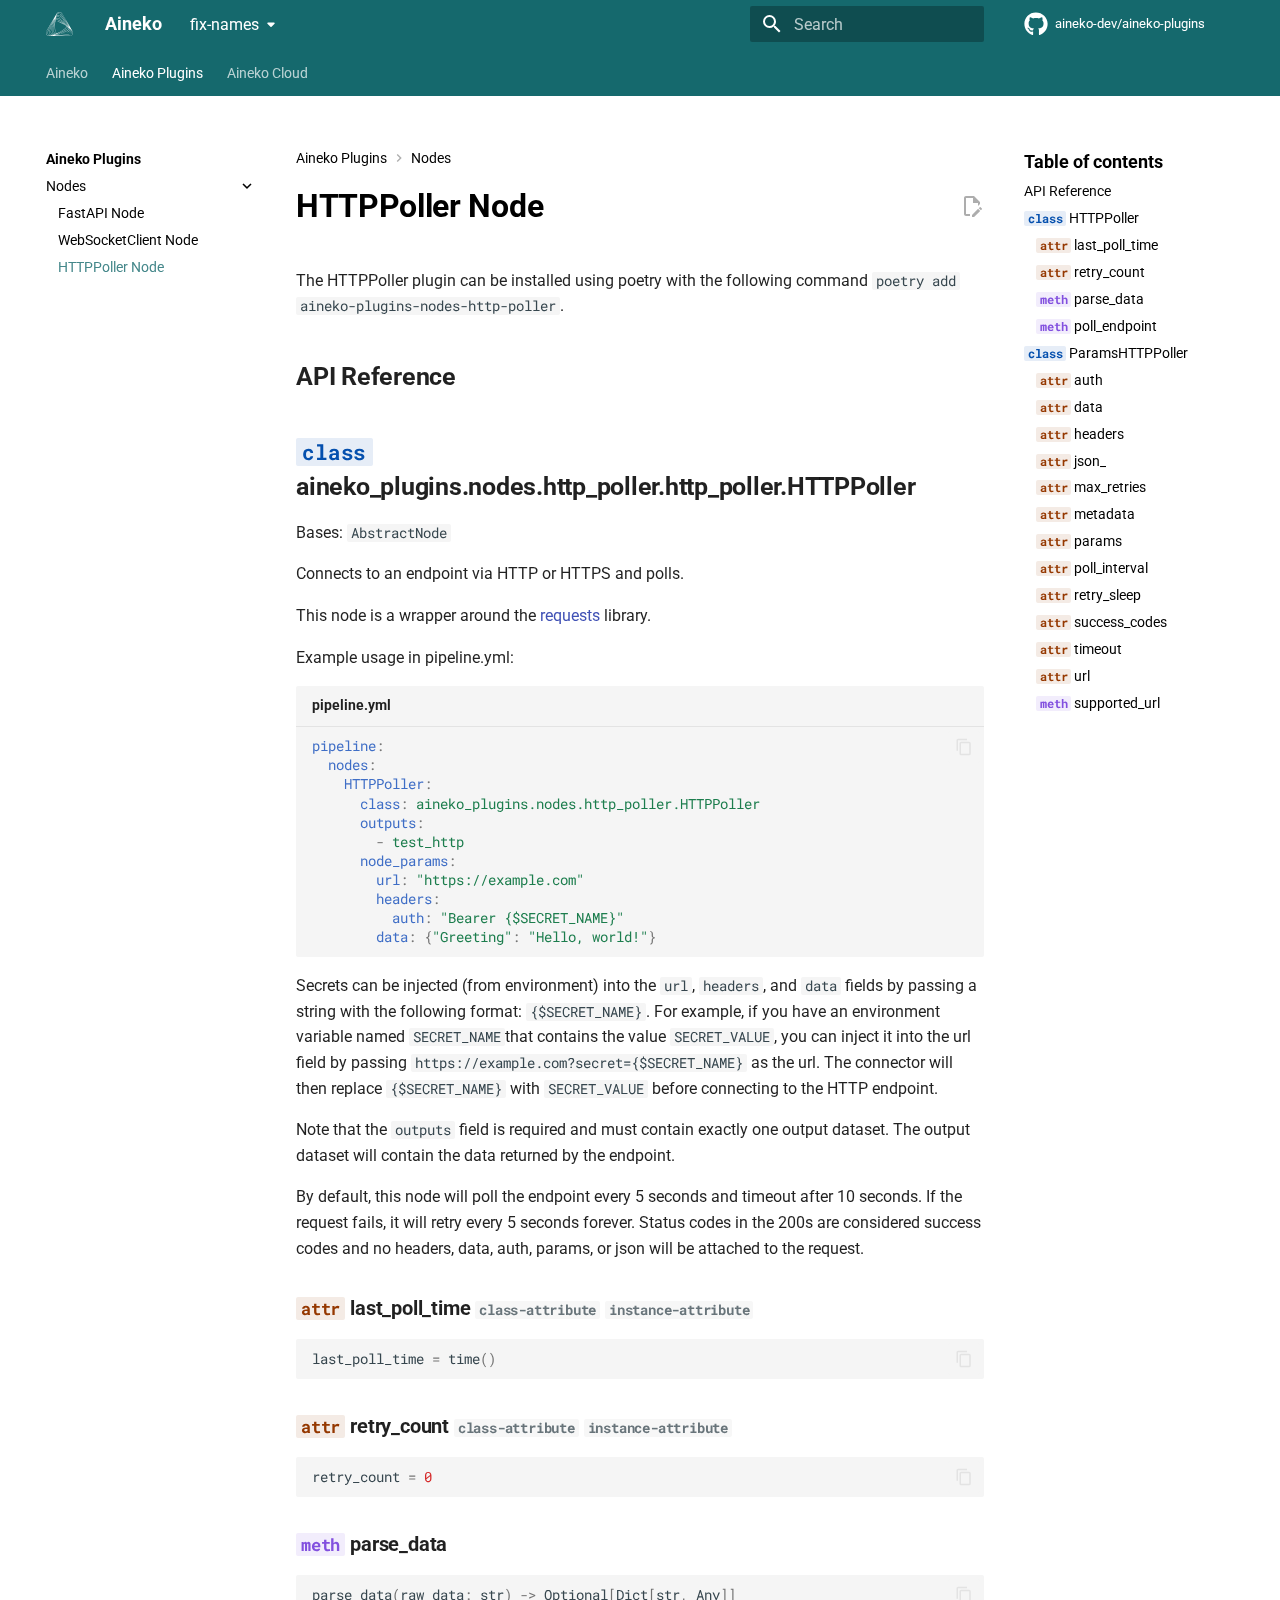
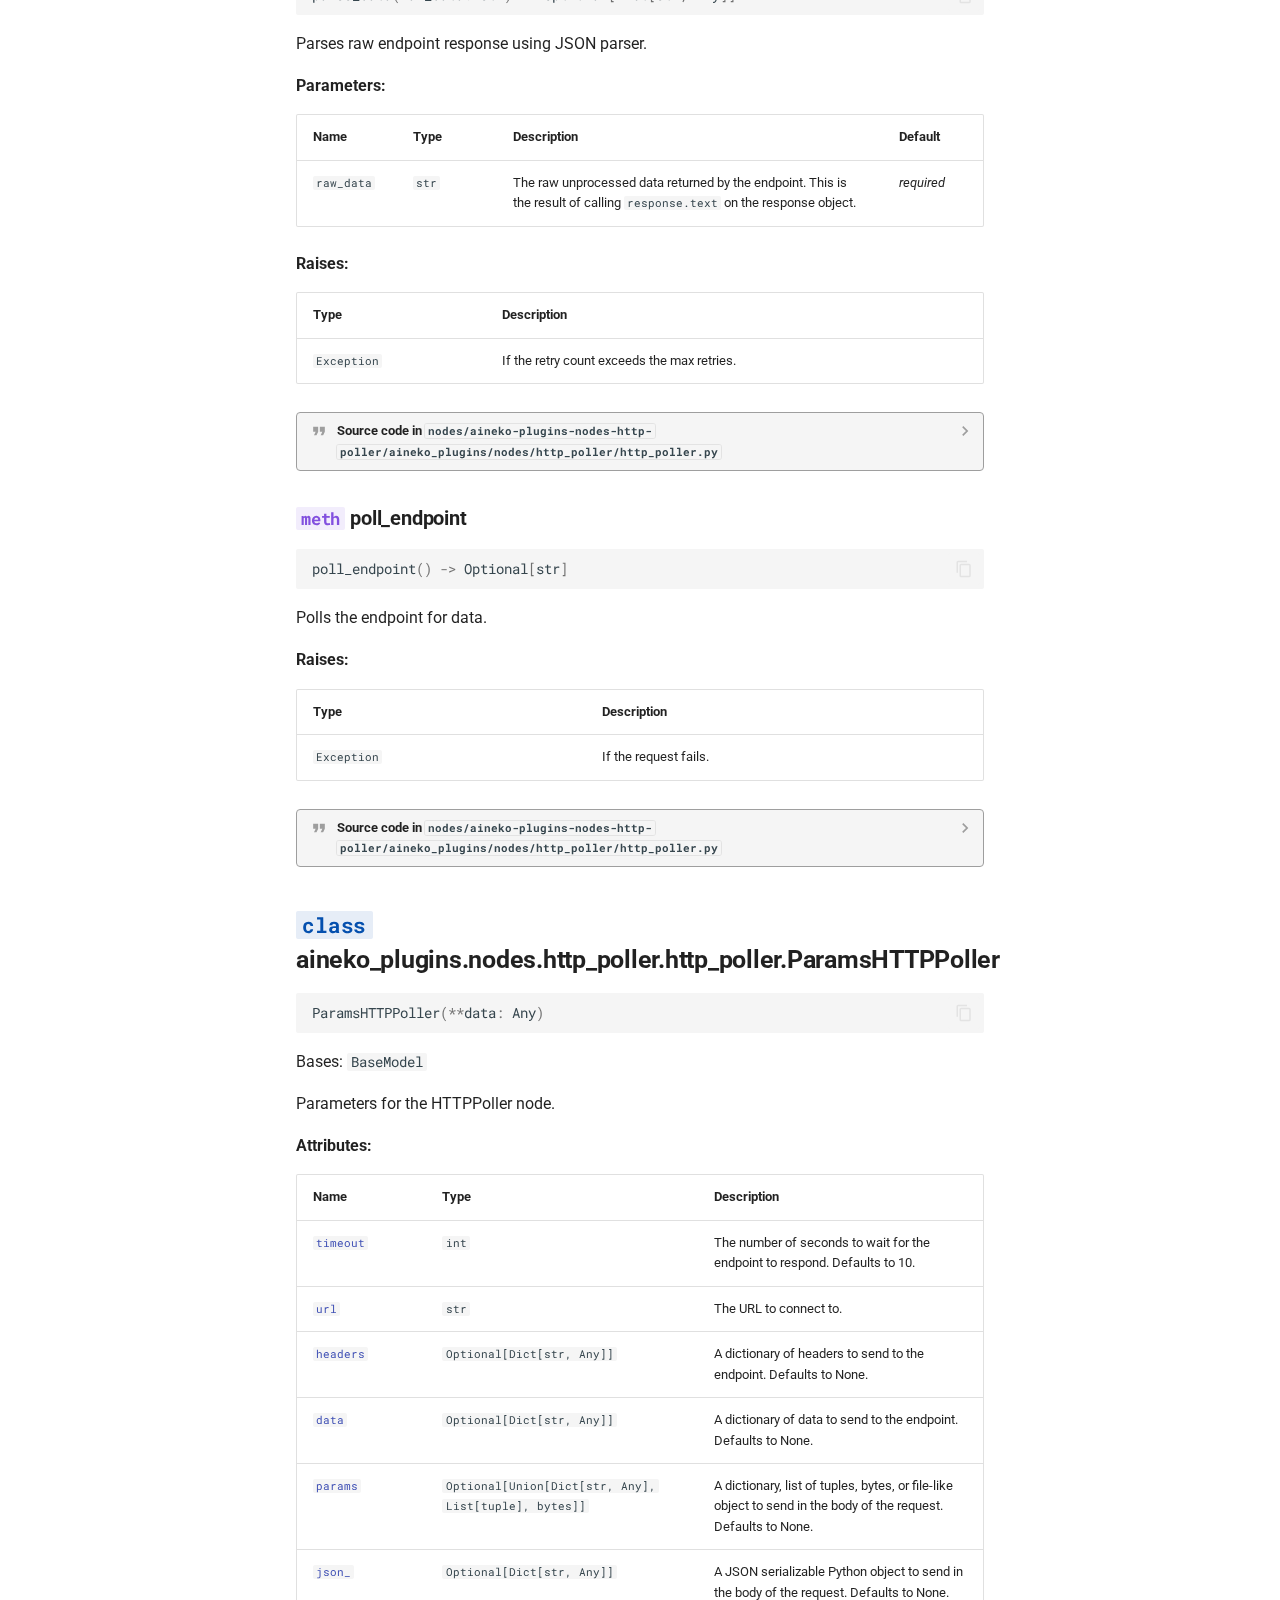
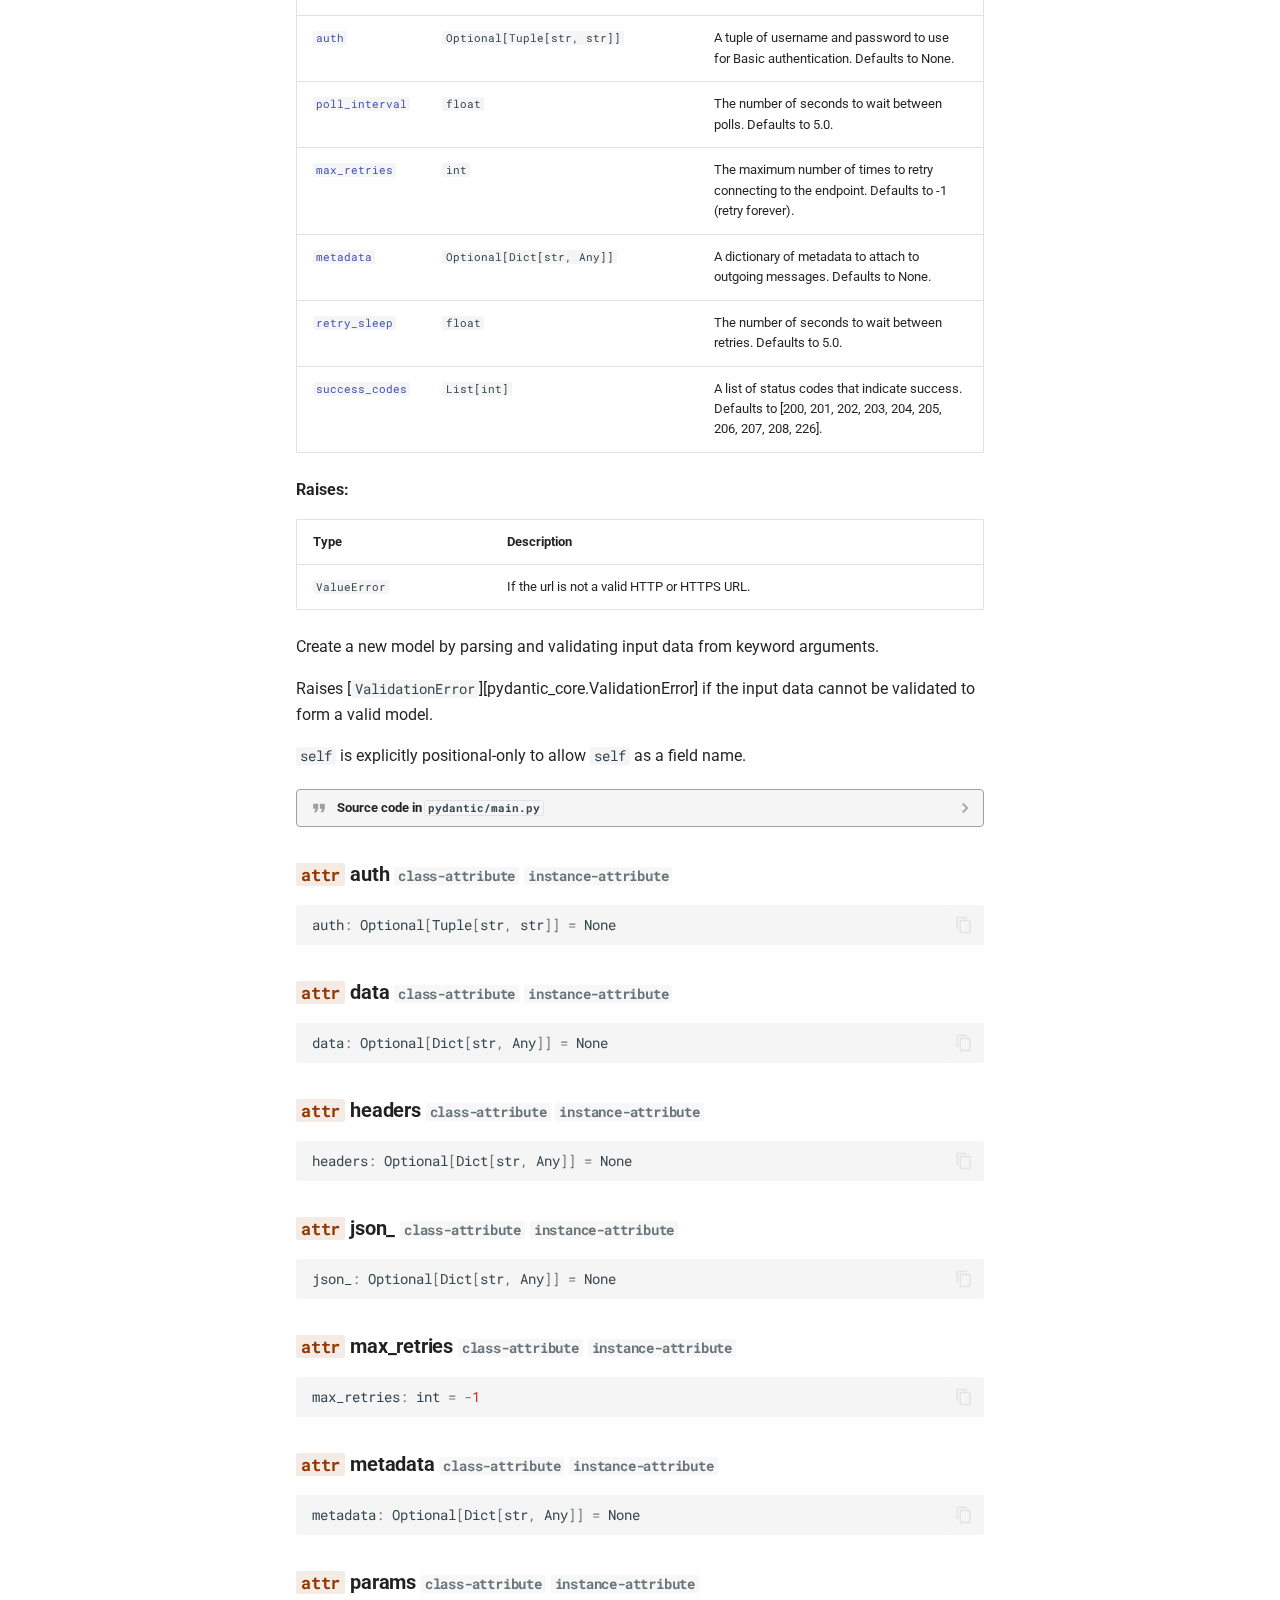
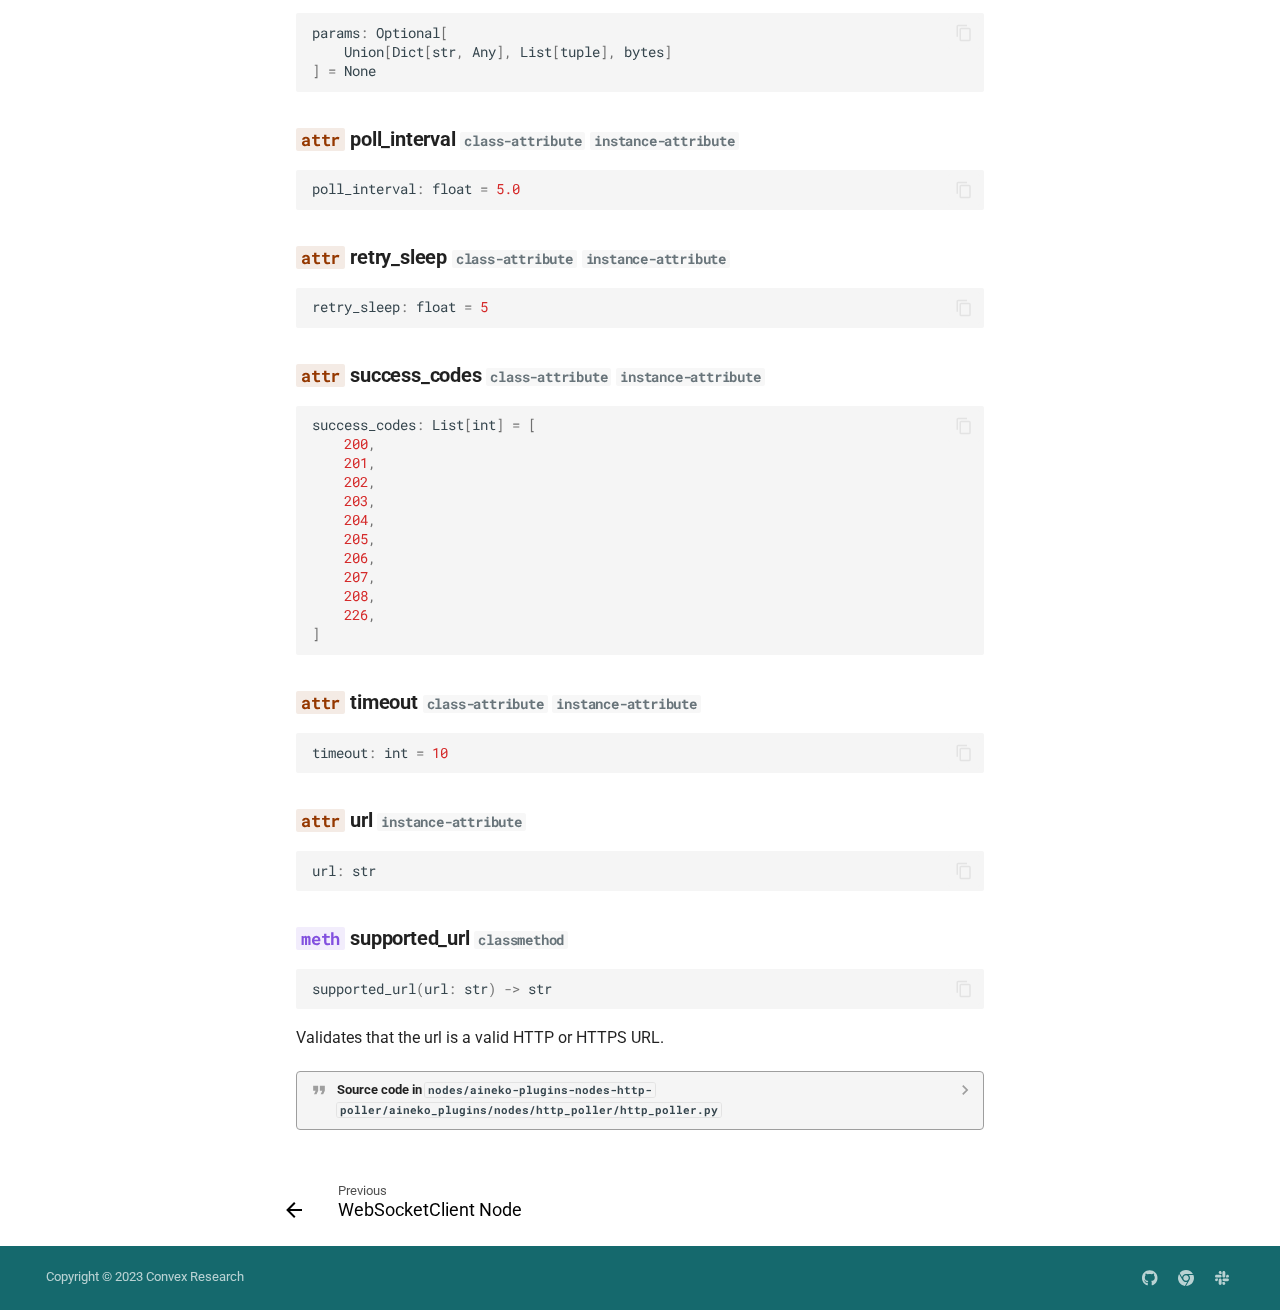
<file: fix-names/nodes/http-poller/index.html>
<!doctype html>
<html lang="en" class="no-js">
  <head>
    
      <meta charset="utf-8">
      <meta name="viewport" content="width=device-width,initial-scale=1">
      
      
      
        <link rel="canonical" href="https://plugin-docs.aineko.dev/fix-names/nodes/http-poller/">
      
      
        <link rel="prev" href="../websocket-client/">
      
      
      
        
      
      
      <link rel="icon" href="../../assets/favicon_green.svg">
      <meta name="generator" content="mkdocs-1.5.3, mkdocs-material-9.5.2+insiders-4.47.1">
    
    
      
        <title>HTTPPoller Node - Aineko</title>
      
    
    
      <link rel="stylesheet" href="../../assets/stylesheets/main.78d85e4f.min.css">
      
        
        <link rel="stylesheet" href="../../assets/stylesheets/palette.ab4e12ef.min.css">
      
      


    
    
      
    
    
      
        
        
        <link rel="preconnect" href="https://fonts.gstatic.com" crossorigin>
        <link rel="stylesheet" href="https://fonts.googleapis.com/css?family=Roboto:300,300i,400,400i,700,700i%7CRoboto+Mono:400,400i,700,700i&display=fallback">
        <style>:root{--md-text-font:"Roboto";--md-code-font:"Roboto Mono"}</style>
      
    
    
      <link rel="stylesheet" href="../../assets/_mkdocstrings.css">
    
      <link rel="stylesheet" href="../../stylesheets/extra.css">
    
    <script>__md_scope=new URL("../..",location),__md_hash=e=>[...e].reduce((e,_)=>(e<<5)-e+_.charCodeAt(0),0),__md_get=(e,_=localStorage,t=__md_scope)=>JSON.parse(_.getItem(t.pathname+"."+e)),__md_set=(e,_,t=localStorage,a=__md_scope)=>{try{t.setItem(a.pathname+"."+e,JSON.stringify(_))}catch(e){}}</script>
    
      
  


  
  

<script id="__analytics">function __md_analytics(){function n(){dataLayer.push(arguments)}window.dataLayer=window.dataLayer||[],n("js",new Date),n("config","G-395240980"),document.addEventListener("DOMContentLoaded",function(){document.forms.search&&document.forms.search.query.addEventListener("blur",function(){this.value&&n("event","search",{search_term:this.value})}),document$.subscribe(function(){var a=document.forms.feedback;if(void 0!==a)for(var e of a.querySelectorAll("[type=submit]"))e.addEventListener("click",function(e){e.preventDefault();var t=document.location.pathname,e=this.getAttribute("data-md-value");n("event","feedback",{page:t,data:e}),a.firstElementChild.disabled=!0;e=a.querySelector(".md-feedback__note [data-md-value='"+e+"']");e&&(e.hidden=!1)}),a.hidden=!1}),location$.subscribe(function(e){n("config","G-395240980",{page_path:e.pathname})})});var e=document.createElement("script");e.async=!0,e.src="https://www.googletagmanager.com/gtag/js?id=G-395240980",document.getElementById("__analytics").insertAdjacentElement("afterEnd",e)}</script>
  
    <script>"undefined"!=typeof __md_analytics&&__md_analytics()</script>
  

    
    
   <link href="../../assets/stylesheets/glightbox.min.css" rel="stylesheet"/><style>
    html.glightbox-open { overflow: initial; height: 100%; }
    .gslide-title { margin-top: 0px; user-select: text; }
    .gslide-desc { color: #666; user-select: text; }
    .gslide-image img { background: white; }
    .gscrollbar-fixer { padding-right: 15px; }
    .gdesc-inner { font-size: 0.75rem; }
    body[data-md-color-scheme="slate"] .gdesc-inner { background: var(--md-default-bg-color);}
    body[data-md-color-scheme="slate"] .gslide-title { color: var(--md-default-fg-color);}
    body[data-md-color-scheme="slate"] .gslide-desc { color: var(--md-default-fg-color);}</style> <script src="../../assets/javascripts/glightbox.min.js"></script></head>
  
  
    
    
    
    
    
    <body dir="ltr" data-md-color-scheme="aineko" data-md-color-primary="indigo" data-md-color-accent="indigo">
  
    
    <input class="md-toggle" data-md-toggle="drawer" type="checkbox" id="__drawer" autocomplete="off">
    <input class="md-toggle" data-md-toggle="search" type="checkbox" id="__search" autocomplete="off">
    <label class="md-overlay" for="__drawer"></label>
    <div data-md-component="skip">
      
        
        <a href="#httppoller-node" class="md-skip">
          Skip to content
        </a>
      
    </div>
    <div data-md-component="announce">
      
    </div>
    
      <div data-md-color-scheme="default" data-md-component="outdated" hidden>
        
      </div>
    
    
      

<header class="md-header" data-md-component="header">
  <nav class="md-header__inner md-grid" aria-label="Header">
    <a href="../.." title="Aineko" class="md-header__button md-logo" aria-label="Aineko" data-md-component="logo">
      
  <img src="../../assets/favicon_white.svg" alt="logo">

    </a>
    <label class="md-header__button md-icon" for="__drawer">
      
      <svg xmlns="http://www.w3.org/2000/svg" viewBox="0 0 24 24"><path d="M3 6h18v2H3V6m0 5h18v2H3v-2m0 5h18v2H3v-2Z"/></svg>
    </label>
    <div class="md-header__title" data-md-component="header-title">
      <div class="md-header__ellipsis">
        <div class="md-header__topic">
          <span class="md-ellipsis">
            Aineko
          </span>
        </div>
        <div class="md-header__topic" data-md-component="header-topic">
          <span class="md-ellipsis">
            
              HTTPPoller Node
            
          </span>
        </div>
      </div>
    </div>
    
      
    
    
    
    
      <label class="md-header__button md-icon" for="__search">
        
        <svg xmlns="http://www.w3.org/2000/svg" viewBox="0 0 24 24"><path d="M9.5 3A6.5 6.5 0 0 1 16 9.5c0 1.61-.59 3.09-1.56 4.23l.27.27h.79l5 5-1.5 1.5-5-5v-.79l-.27-.27A6.516 6.516 0 0 1 9.5 16 6.5 6.5 0 0 1 3 9.5 6.5 6.5 0 0 1 9.5 3m0 2C7 5 5 7 5 9.5S7 14 9.5 14 14 12 14 9.5 12 5 9.5 5Z"/></svg>
      </label>
      <div class="md-search" data-md-component="search" role="dialog">
  <label class="md-search__overlay" for="__search"></label>
  <div class="md-search__inner" role="search">
    <form class="md-search__form" name="search">
      <input type="text" class="md-search__input" name="query" aria-label="Search" placeholder="Search" autocapitalize="off" autocorrect="off" autocomplete="off" spellcheck="false" data-md-component="search-query" required>
      <label class="md-search__icon md-icon" for="__search">
        
        <svg xmlns="http://www.w3.org/2000/svg" viewBox="0 0 24 24"><path d="M9.5 3A6.5 6.5 0 0 1 16 9.5c0 1.61-.59 3.09-1.56 4.23l.27.27h.79l5 5-1.5 1.5-5-5v-.79l-.27-.27A6.516 6.516 0 0 1 9.5 16 6.5 6.5 0 0 1 3 9.5 6.5 6.5 0 0 1 9.5 3m0 2C7 5 5 7 5 9.5S7 14 9.5 14 14 12 14 9.5 12 5 9.5 5Z"/></svg>
        
        <svg xmlns="http://www.w3.org/2000/svg" viewBox="0 0 24 24"><path d="M20 11v2H8l5.5 5.5-1.42 1.42L4.16 12l7.92-7.92L13.5 5.5 8 11h12Z"/></svg>
      </label>
      <nav class="md-search__options" aria-label="Search">
        
        <button type="reset" class="md-search__icon md-icon" title="Clear" aria-label="Clear" tabindex="-1">
          
          <svg xmlns="http://www.w3.org/2000/svg" viewBox="0 0 24 24"><path d="M19 6.41 17.59 5 12 10.59 6.41 5 5 6.41 10.59 12 5 17.59 6.41 19 12 13.41 17.59 19 19 17.59 13.41 12 19 6.41Z"/></svg>
        </button>
      </nav>
      
    </form>
    <div class="md-search__output">
      <div class="md-search__scrollwrap" data-md-scrollfix>
        <div class="md-search-result" data-md-component="search-result">
          <div class="md-search-result__meta">
            Initializing search
          </div>
          <ol class="md-search-result__list" role="presentation"></ol>
        </div>
      </div>
    </div>
  </div>
</div>
    
    
      <div class="md-header__source">
        <a href="https://github.com/aineko-dev/aineko-plugins" title="Go to repository" class="md-source" data-md-component="source">
  <div class="md-source__icon md-icon">
    
    <svg xmlns="http://www.w3.org/2000/svg" viewBox="0 0 496 512"><!--! Font Awesome Free 6.5.1 by @fontawesome - https://fontawesome.com License - https://fontawesome.com/license/free (Icons: CC BY 4.0, Fonts: SIL OFL 1.1, Code: MIT License) Copyright 2023 Fonticons, Inc.--><path d="M165.9 397.4c0 2-2.3 3.6-5.2 3.6-3.3.3-5.6-1.3-5.6-3.6 0-2 2.3-3.6 5.2-3.6 3-.3 5.6 1.3 5.6 3.6zm-31.1-4.5c-.7 2 1.3 4.3 4.3 4.9 2.6 1 5.6 0 6.2-2s-1.3-4.3-4.3-5.2c-2.6-.7-5.5.3-6.2 2.3zm44.2-1.7c-2.9.7-4.9 2.6-4.6 4.9.3 2 2.9 3.3 5.9 2.6 2.9-.7 4.9-2.6 4.6-4.6-.3-1.9-3-3.2-5.9-2.9zM244.8 8C106.1 8 0 113.3 0 252c0 110.9 69.8 205.8 169.5 239.2 12.8 2.3 17.3-5.6 17.3-12.1 0-6.2-.3-40.4-.3-61.4 0 0-70 15-84.7-29.8 0 0-11.4-29.1-27.8-36.6 0 0-22.9-15.7 1.6-15.4 0 0 24.9 2 38.6 25.8 21.9 38.6 58.6 27.5 72.9 20.9 2.3-16 8.8-27.1 16-33.7-55.9-6.2-112.3-14.3-112.3-110.5 0-27.5 7.6-41.3 23.6-58.9-2.6-6.5-11.1-33.3 2.6-67.9 20.9-6.5 69 27 69 27 20-5.6 41.5-8.5 62.8-8.5s42.8 2.9 62.8 8.5c0 0 48.1-33.6 69-27 13.7 34.7 5.2 61.4 2.6 67.9 16 17.7 25.8 31.5 25.8 58.9 0 96.5-58.9 104.2-114.8 110.5 9.2 7.9 17 22.9 17 46.4 0 33.7-.3 75.4-.3 83.6 0 6.5 4.6 14.4 17.3 12.1C428.2 457.8 496 362.9 496 252 496 113.3 383.5 8 244.8 8zM97.2 352.9c-1.3 1-1 3.3.7 5.2 1.6 1.6 3.9 2.3 5.2 1 1.3-1 1-3.3-.7-5.2-1.6-1.6-3.9-2.3-5.2-1zm-10.8-8.1c-.7 1.3.3 2.9 2.3 3.9 1.6 1 3.6.7 4.3-.7.7-1.3-.3-2.9-2.3-3.9-2-.6-3.6-.3-4.3.7zm32.4 35.6c-1.6 1.3-1 4.3 1.3 6.2 2.3 2.3 5.2 2.6 6.5 1 1.3-1.3.7-4.3-1.3-6.2-2.2-2.3-5.2-2.6-6.5-1zm-11.4-14.7c-1.6 1-1.6 3.6 0 5.9 1.6 2.3 4.3 3.3 5.6 2.3 1.6-1.3 1.6-3.9 0-6.2-1.4-2.3-4-3.3-5.6-2z"/></svg>
  </div>
  <div class="md-source__repository">
    aineko-dev/aineko-plugins
  </div>
</a>
      </div>
    
  </nav>
  
</header>
    
    <div class="md-container" data-md-component="container">
      
      
        
          
            
<nav class="md-tabs" aria-label="Tabs" data-md-component="tabs">
  <div class="md-grid">
    <ul class="md-tabs__list">
      
        
  
  
  
    <li class="md-tabs__item">
      <a href="https://docs.aineko.dev" class="md-tabs__link">
        
  
    
  
  Aineko

      </a>
    </li>
  

      
        
  
  
    
  
  
    
    
      <li class="md-tabs__item md-tabs__item--active">
        <a href="../.." class="md-tabs__link">
          
  
    
  
  Aineko Plugins

        </a>
      </li>
    
  

      
        
  
  
  
    <li class="md-tabs__item">
      <a href="https://cloud-docs.aineko.dev" class="md-tabs__link">
        
  
    
  
  Aineko Cloud

      </a>
    </li>
  

      
    </ul>
  </div>
</nav>
          
        
      
      <main class="md-main" data-md-component="main">
        <div class="md-main__inner md-grid">
          
            
              
              <div class="md-sidebar md-sidebar--primary" data-md-component="sidebar" data-md-type="navigation" >
                <div class="md-sidebar__scrollwrap">
                  <div class="md-sidebar__inner">
                    


  


<nav class="md-nav md-nav--primary md-nav--lifted" aria-label="Navigation" data-md-level="0">
  <label class="md-nav__title" for="__drawer">
    <a href="../.." title="Aineko" class="md-nav__button md-logo" aria-label="Aineko" data-md-component="logo">
      
  <img src="../../assets/favicon_white.svg" alt="logo">

    </a>
    Aineko
  </label>
  
    <div class="md-nav__source">
      <a href="https://github.com/aineko-dev/aineko-plugins" title="Go to repository" class="md-source" data-md-component="source">
  <div class="md-source__icon md-icon">
    
    <svg xmlns="http://www.w3.org/2000/svg" viewBox="0 0 496 512"><!--! Font Awesome Free 6.5.1 by @fontawesome - https://fontawesome.com License - https://fontawesome.com/license/free (Icons: CC BY 4.0, Fonts: SIL OFL 1.1, Code: MIT License) Copyright 2023 Fonticons, Inc.--><path d="M165.9 397.4c0 2-2.3 3.6-5.2 3.6-3.3.3-5.6-1.3-5.6-3.6 0-2 2.3-3.6 5.2-3.6 3-.3 5.6 1.3 5.6 3.6zm-31.1-4.5c-.7 2 1.3 4.3 4.3 4.9 2.6 1 5.6 0 6.2-2s-1.3-4.3-4.3-5.2c-2.6-.7-5.5.3-6.2 2.3zm44.2-1.7c-2.9.7-4.9 2.6-4.6 4.9.3 2 2.9 3.3 5.9 2.6 2.9-.7 4.9-2.6 4.6-4.6-.3-1.9-3-3.2-5.9-2.9zM244.8 8C106.1 8 0 113.3 0 252c0 110.9 69.8 205.8 169.5 239.2 12.8 2.3 17.3-5.6 17.3-12.1 0-6.2-.3-40.4-.3-61.4 0 0-70 15-84.7-29.8 0 0-11.4-29.1-27.8-36.6 0 0-22.9-15.7 1.6-15.4 0 0 24.9 2 38.6 25.8 21.9 38.6 58.6 27.5 72.9 20.9 2.3-16 8.8-27.1 16-33.7-55.9-6.2-112.3-14.3-112.3-110.5 0-27.5 7.6-41.3 23.6-58.9-2.6-6.5-11.1-33.3 2.6-67.9 20.9-6.5 69 27 69 27 20-5.6 41.5-8.5 62.8-8.5s42.8 2.9 62.8 8.5c0 0 48.1-33.6 69-27 13.7 34.7 5.2 61.4 2.6 67.9 16 17.7 25.8 31.5 25.8 58.9 0 96.5-58.9 104.2-114.8 110.5 9.2 7.9 17 22.9 17 46.4 0 33.7-.3 75.4-.3 83.6 0 6.5 4.6 14.4 17.3 12.1C428.2 457.8 496 362.9 496 252 496 113.3 383.5 8 244.8 8zM97.2 352.9c-1.3 1-1 3.3.7 5.2 1.6 1.6 3.9 2.3 5.2 1 1.3-1 1-3.3-.7-5.2-1.6-1.6-3.9-2.3-5.2-1zm-10.8-8.1c-.7 1.3.3 2.9 2.3 3.9 1.6 1 3.6.7 4.3-.7.7-1.3-.3-2.9-2.3-3.9-2-.6-3.6-.3-4.3.7zm32.4 35.6c-1.6 1.3-1 4.3 1.3 6.2 2.3 2.3 5.2 2.6 6.5 1 1.3-1.3.7-4.3-1.3-6.2-2.2-2.3-5.2-2.6-6.5-1zm-11.4-14.7c-1.6 1-1.6 3.6 0 5.9 1.6 2.3 4.3 3.3 5.6 2.3 1.6-1.3 1.6-3.9 0-6.2-1.4-2.3-4-3.3-5.6-2z"/></svg>
  </div>
  <div class="md-source__repository">
    aineko-dev/aineko-plugins
  </div>
</a>
    </div>
  
  <ul class="md-nav__list" data-md-scrollfix>
    
      
      
  
  
  
  
    <li class="md-nav__item">
      <a href="https://docs.aineko.dev" class="md-nav__link">
        
  
  <span class="md-ellipsis">
    
  
    Aineko
  

    
  </span>
  
  

      </a>
    </li>
  

    
      
      
  
  
    
  
  
  
    
    
      
        
          
        
      
        
      
    
    
    
    
      
      
    
    <li class="md-nav__item md-nav__item--active md-nav__item--section md-nav__item--nested">
      
        
        
        
        <input class="md-nav__toggle md-toggle " type="checkbox" id="__nav_2" checked>
        
          
          
          <div class="md-nav__link md-nav__container">
            <a href="../.." class="md-nav__link ">
              
  
  <span class="md-ellipsis">
    
  
    Aineko Plugins
  

    
  </span>
  
  

            </a>
            
              
              <label class="md-nav__link " for="__nav_2" id="__nav_2_label" tabindex="">
                <span class="md-nav__icon md-icon"></span>
              </label>
            
          </div>
        
        <nav class="md-nav" data-md-level="1" aria-labelledby="__nav_2_label" aria-expanded="true">
          <label class="md-nav__title" for="__nav_2">
            <span class="md-nav__icon md-icon"></span>
            
  
    Aineko Plugins
  

          </label>
          <ul class="md-nav__list" data-md-scrollfix>
            
              
            
              
                
  
  
    
  
  
  
    
    
      
        
      
        
      
        
      
    
    
    
    
    <li class="md-nav__item md-nav__item--active md-nav__item--nested">
      
        
        
        
        <input class="md-nav__toggle md-toggle " type="checkbox" id="__nav_2_2" checked>
        
          
          <label class="md-nav__link" for="__nav_2_2" id="__nav_2_2_label" tabindex="0">
            
  
  <span class="md-ellipsis">
    
  
    Nodes
  

    
  </span>
  
  

            <span class="md-nav__icon md-icon"></span>
          </label>
        
        <nav class="md-nav" data-md-level="2" aria-labelledby="__nav_2_2_label" aria-expanded="true">
          <label class="md-nav__title" for="__nav_2_2">
            <span class="md-nav__icon md-icon"></span>
            
  
    Nodes
  

          </label>
          <ul class="md-nav__list" data-md-scrollfix>
            
              
                
  
  
  
  
    <li class="md-nav__item">
      <a href="../fastapi-server/" class="md-nav__link">
        
  
  <span class="md-ellipsis">
    
  
    FastAPI Node
  

    
  </span>
  
  

      </a>
    </li>
  

              
            
              
                
  
  
  
  
    <li class="md-nav__item">
      <a href="../websocket-client/" class="md-nav__link">
        
  
  <span class="md-ellipsis">
    
  
    WebSocketClient Node
  

    
  </span>
  
  

      </a>
    </li>
  

              
            
              
                
  
  
    
  
  
  
    <li class="md-nav__item md-nav__item--active">
      
      <input class="md-nav__toggle md-toggle" type="checkbox" id="__toc">
      
      
        
      
      
        <label class="md-nav__link md-nav__link--active" for="__toc">
          
  
  <span class="md-ellipsis">
    
  
    HTTPPoller Node
  

    
  </span>
  
  

          <span class="md-nav__icon md-icon"></span>
        </label>
      
      <a href="./" class="md-nav__link md-nav__link--active">
        
  
  <span class="md-ellipsis">
    
  
    HTTPPoller Node
  

    
  </span>
  
  

      </a>
      
        

<nav class="md-nav md-nav--secondary" aria-label="Table of contents">
  
  
  
    
  
  
    <label class="md-nav__title" for="__toc">
      <span class="md-nav__icon md-icon"></span>
      Table of contents
    </label>
    <ul class="md-nav__list" data-md-component="toc" data-md-scrollfix>
      
        <li class="md-nav__item">
  <a href="#api-reference" class="md-nav__link">
    <span class="md-ellipsis">
      
        API Reference
      
    </span>
  </a>
  
</li>
      
        <li class="md-nav__item">
  <a href="#aineko_plugins.nodes.http_poller.http_poller.HTTPPoller" class="md-nav__link">
    <span class="md-ellipsis">
      
        <code class="doc-symbol doc-symbol-toc doc-symbol-class"></code>&nbsp;HTTPPoller
      
    </span>
  </a>
  
    <nav class="md-nav" aria-label=" HTTPPoller">
      <ul class="md-nav__list">
        
          <li class="md-nav__item">
  <a href="#aineko_plugins.nodes.http_poller.http_poller.HTTPPoller.last_poll_time" class="md-nav__link">
    <span class="md-ellipsis">
      
        <code class="doc-symbol doc-symbol-toc doc-symbol-attribute"></code>&nbsp;last_poll_time
      
    </span>
  </a>
  
</li>
        
          <li class="md-nav__item">
  <a href="#aineko_plugins.nodes.http_poller.http_poller.HTTPPoller.retry_count" class="md-nav__link">
    <span class="md-ellipsis">
      
        <code class="doc-symbol doc-symbol-toc doc-symbol-attribute"></code>&nbsp;retry_count
      
    </span>
  </a>
  
</li>
        
          <li class="md-nav__item">
  <a href="#aineko_plugins.nodes.http_poller.http_poller.HTTPPoller.parse_data" class="md-nav__link">
    <span class="md-ellipsis">
      
        <code class="doc-symbol doc-symbol-toc doc-symbol-method"></code>&nbsp;parse_data
      
    </span>
  </a>
  
</li>
        
          <li class="md-nav__item">
  <a href="#aineko_plugins.nodes.http_poller.http_poller.HTTPPoller.poll_endpoint" class="md-nav__link">
    <span class="md-ellipsis">
      
        <code class="doc-symbol doc-symbol-toc doc-symbol-method"></code>&nbsp;poll_endpoint
      
    </span>
  </a>
  
</li>
        
      </ul>
    </nav>
  
</li>
      
        <li class="md-nav__item">
  <a href="#aineko_plugins.nodes.http_poller.http_poller.ParamsHTTPPoller" class="md-nav__link">
    <span class="md-ellipsis">
      
        <code class="doc-symbol doc-symbol-toc doc-symbol-class"></code>&nbsp;ParamsHTTPPoller
      
    </span>
  </a>
  
    <nav class="md-nav" aria-label=" ParamsHTTPPoller">
      <ul class="md-nav__list">
        
          <li class="md-nav__item">
  <a href="#aineko_plugins.nodes.http_poller.http_poller.ParamsHTTPPoller.auth" class="md-nav__link">
    <span class="md-ellipsis">
      
        <code class="doc-symbol doc-symbol-toc doc-symbol-attribute"></code>&nbsp;auth
      
    </span>
  </a>
  
</li>
        
          <li class="md-nav__item">
  <a href="#aineko_plugins.nodes.http_poller.http_poller.ParamsHTTPPoller.data" class="md-nav__link">
    <span class="md-ellipsis">
      
        <code class="doc-symbol doc-symbol-toc doc-symbol-attribute"></code>&nbsp;data
      
    </span>
  </a>
  
</li>
        
          <li class="md-nav__item">
  <a href="#aineko_plugins.nodes.http_poller.http_poller.ParamsHTTPPoller.headers" class="md-nav__link">
    <span class="md-ellipsis">
      
        <code class="doc-symbol doc-symbol-toc doc-symbol-attribute"></code>&nbsp;headers
      
    </span>
  </a>
  
</li>
        
          <li class="md-nav__item">
  <a href="#aineko_plugins.nodes.http_poller.http_poller.ParamsHTTPPoller.json_" class="md-nav__link">
    <span class="md-ellipsis">
      
        <code class="doc-symbol doc-symbol-toc doc-symbol-attribute"></code>&nbsp;json_
      
    </span>
  </a>
  
</li>
        
          <li class="md-nav__item">
  <a href="#aineko_plugins.nodes.http_poller.http_poller.ParamsHTTPPoller.max_retries" class="md-nav__link">
    <span class="md-ellipsis">
      
        <code class="doc-symbol doc-symbol-toc doc-symbol-attribute"></code>&nbsp;max_retries
      
    </span>
  </a>
  
</li>
        
          <li class="md-nav__item">
  <a href="#aineko_plugins.nodes.http_poller.http_poller.ParamsHTTPPoller.metadata" class="md-nav__link">
    <span class="md-ellipsis">
      
        <code class="doc-symbol doc-symbol-toc doc-symbol-attribute"></code>&nbsp;metadata
      
    </span>
  </a>
  
</li>
        
          <li class="md-nav__item">
  <a href="#aineko_plugins.nodes.http_poller.http_poller.ParamsHTTPPoller.params" class="md-nav__link">
    <span class="md-ellipsis">
      
        <code class="doc-symbol doc-symbol-toc doc-symbol-attribute"></code>&nbsp;params
      
    </span>
  </a>
  
</li>
        
          <li class="md-nav__item">
  <a href="#aineko_plugins.nodes.http_poller.http_poller.ParamsHTTPPoller.poll_interval" class="md-nav__link">
    <span class="md-ellipsis">
      
        <code class="doc-symbol doc-symbol-toc doc-symbol-attribute"></code>&nbsp;poll_interval
      
    </span>
  </a>
  
</li>
        
          <li class="md-nav__item">
  <a href="#aineko_plugins.nodes.http_poller.http_poller.ParamsHTTPPoller.retry_sleep" class="md-nav__link">
    <span class="md-ellipsis">
      
        <code class="doc-symbol doc-symbol-toc doc-symbol-attribute"></code>&nbsp;retry_sleep
      
    </span>
  </a>
  
</li>
        
          <li class="md-nav__item">
  <a href="#aineko_plugins.nodes.http_poller.http_poller.ParamsHTTPPoller.success_codes" class="md-nav__link">
    <span class="md-ellipsis">
      
        <code class="doc-symbol doc-symbol-toc doc-symbol-attribute"></code>&nbsp;success_codes
      
    </span>
  </a>
  
</li>
        
          <li class="md-nav__item">
  <a href="#aineko_plugins.nodes.http_poller.http_poller.ParamsHTTPPoller.timeout" class="md-nav__link">
    <span class="md-ellipsis">
      
        <code class="doc-symbol doc-symbol-toc doc-symbol-attribute"></code>&nbsp;timeout
      
    </span>
  </a>
  
</li>
        
          <li class="md-nav__item">
  <a href="#aineko_plugins.nodes.http_poller.http_poller.ParamsHTTPPoller.url" class="md-nav__link">
    <span class="md-ellipsis">
      
        <code class="doc-symbol doc-symbol-toc doc-symbol-attribute"></code>&nbsp;url
      
    </span>
  </a>
  
</li>
        
          <li class="md-nav__item">
  <a href="#aineko_plugins.nodes.http_poller.http_poller.ParamsHTTPPoller.supported_url" class="md-nav__link">
    <span class="md-ellipsis">
      
        <code class="doc-symbol doc-symbol-toc doc-symbol-method"></code>&nbsp;supported_url
      
    </span>
  </a>
  
</li>
        
      </ul>
    </nav>
  
</li>
      
    </ul>
  
</nav>
      
    </li>
  

              
            
          </ul>
        </nav>
      
    </li>
  

              
            
          </ul>
        </nav>
      
    </li>
  

    
      
      
  
  
  
  
    <li class="md-nav__item">
      <a href="https://cloud-docs.aineko.dev" class="md-nav__link">
        
  
  <span class="md-ellipsis">
    
  
    Aineko Cloud
  

    
  </span>
  
  

      </a>
    </li>
  

    
  </ul>
</nav>
                  </div>
                </div>
              </div>
            
            
              
              <div class="md-sidebar md-sidebar--secondary" data-md-component="sidebar" data-md-type="toc" >
                <div class="md-sidebar__scrollwrap">
                  <div class="md-sidebar__inner">
                    

<nav class="md-nav md-nav--secondary" aria-label="Table of contents">
  
  
  
    
  
  
    <label class="md-nav__title" for="__toc">
      <span class="md-nav__icon md-icon"></span>
      Table of contents
    </label>
    <ul class="md-nav__list" data-md-component="toc" data-md-scrollfix>
      
        <li class="md-nav__item">
  <a href="#api-reference" class="md-nav__link">
    <span class="md-ellipsis">
      
        API Reference
      
    </span>
  </a>
  
</li>
      
        <li class="md-nav__item">
  <a href="#aineko_plugins.nodes.http_poller.http_poller.HTTPPoller" class="md-nav__link">
    <span class="md-ellipsis">
      
        <code class="doc-symbol doc-symbol-toc doc-symbol-class"></code>&nbsp;HTTPPoller
      
    </span>
  </a>
  
    <nav class="md-nav" aria-label=" HTTPPoller">
      <ul class="md-nav__list">
        
          <li class="md-nav__item">
  <a href="#aineko_plugins.nodes.http_poller.http_poller.HTTPPoller.last_poll_time" class="md-nav__link">
    <span class="md-ellipsis">
      
        <code class="doc-symbol doc-symbol-toc doc-symbol-attribute"></code>&nbsp;last_poll_time
      
    </span>
  </a>
  
</li>
        
          <li class="md-nav__item">
  <a href="#aineko_plugins.nodes.http_poller.http_poller.HTTPPoller.retry_count" class="md-nav__link">
    <span class="md-ellipsis">
      
        <code class="doc-symbol doc-symbol-toc doc-symbol-attribute"></code>&nbsp;retry_count
      
    </span>
  </a>
  
</li>
        
          <li class="md-nav__item">
  <a href="#aineko_plugins.nodes.http_poller.http_poller.HTTPPoller.parse_data" class="md-nav__link">
    <span class="md-ellipsis">
      
        <code class="doc-symbol doc-symbol-toc doc-symbol-method"></code>&nbsp;parse_data
      
    </span>
  </a>
  
</li>
        
          <li class="md-nav__item">
  <a href="#aineko_plugins.nodes.http_poller.http_poller.HTTPPoller.poll_endpoint" class="md-nav__link">
    <span class="md-ellipsis">
      
        <code class="doc-symbol doc-symbol-toc doc-symbol-method"></code>&nbsp;poll_endpoint
      
    </span>
  </a>
  
</li>
        
      </ul>
    </nav>
  
</li>
      
        <li class="md-nav__item">
  <a href="#aineko_plugins.nodes.http_poller.http_poller.ParamsHTTPPoller" class="md-nav__link">
    <span class="md-ellipsis">
      
        <code class="doc-symbol doc-symbol-toc doc-symbol-class"></code>&nbsp;ParamsHTTPPoller
      
    </span>
  </a>
  
    <nav class="md-nav" aria-label=" ParamsHTTPPoller">
      <ul class="md-nav__list">
        
          <li class="md-nav__item">
  <a href="#aineko_plugins.nodes.http_poller.http_poller.ParamsHTTPPoller.auth" class="md-nav__link">
    <span class="md-ellipsis">
      
        <code class="doc-symbol doc-symbol-toc doc-symbol-attribute"></code>&nbsp;auth
      
    </span>
  </a>
  
</li>
        
          <li class="md-nav__item">
  <a href="#aineko_plugins.nodes.http_poller.http_poller.ParamsHTTPPoller.data" class="md-nav__link">
    <span class="md-ellipsis">
      
        <code class="doc-symbol doc-symbol-toc doc-symbol-attribute"></code>&nbsp;data
      
    </span>
  </a>
  
</li>
        
          <li class="md-nav__item">
  <a href="#aineko_plugins.nodes.http_poller.http_poller.ParamsHTTPPoller.headers" class="md-nav__link">
    <span class="md-ellipsis">
      
        <code class="doc-symbol doc-symbol-toc doc-symbol-attribute"></code>&nbsp;headers
      
    </span>
  </a>
  
</li>
        
          <li class="md-nav__item">
  <a href="#aineko_plugins.nodes.http_poller.http_poller.ParamsHTTPPoller.json_" class="md-nav__link">
    <span class="md-ellipsis">
      
        <code class="doc-symbol doc-symbol-toc doc-symbol-attribute"></code>&nbsp;json_
      
    </span>
  </a>
  
</li>
        
          <li class="md-nav__item">
  <a href="#aineko_plugins.nodes.http_poller.http_poller.ParamsHTTPPoller.max_retries" class="md-nav__link">
    <span class="md-ellipsis">
      
        <code class="doc-symbol doc-symbol-toc doc-symbol-attribute"></code>&nbsp;max_retries
      
    </span>
  </a>
  
</li>
        
          <li class="md-nav__item">
  <a href="#aineko_plugins.nodes.http_poller.http_poller.ParamsHTTPPoller.metadata" class="md-nav__link">
    <span class="md-ellipsis">
      
        <code class="doc-symbol doc-symbol-toc doc-symbol-attribute"></code>&nbsp;metadata
      
    </span>
  </a>
  
</li>
        
          <li class="md-nav__item">
  <a href="#aineko_plugins.nodes.http_poller.http_poller.ParamsHTTPPoller.params" class="md-nav__link">
    <span class="md-ellipsis">
      
        <code class="doc-symbol doc-symbol-toc doc-symbol-attribute"></code>&nbsp;params
      
    </span>
  </a>
  
</li>
        
          <li class="md-nav__item">
  <a href="#aineko_plugins.nodes.http_poller.http_poller.ParamsHTTPPoller.poll_interval" class="md-nav__link">
    <span class="md-ellipsis">
      
        <code class="doc-symbol doc-symbol-toc doc-symbol-attribute"></code>&nbsp;poll_interval
      
    </span>
  </a>
  
</li>
        
          <li class="md-nav__item">
  <a href="#aineko_plugins.nodes.http_poller.http_poller.ParamsHTTPPoller.retry_sleep" class="md-nav__link">
    <span class="md-ellipsis">
      
        <code class="doc-symbol doc-symbol-toc doc-symbol-attribute"></code>&nbsp;retry_sleep
      
    </span>
  </a>
  
</li>
        
          <li class="md-nav__item">
  <a href="#aineko_plugins.nodes.http_poller.http_poller.ParamsHTTPPoller.success_codes" class="md-nav__link">
    <span class="md-ellipsis">
      
        <code class="doc-symbol doc-symbol-toc doc-symbol-attribute"></code>&nbsp;success_codes
      
    </span>
  </a>
  
</li>
        
          <li class="md-nav__item">
  <a href="#aineko_plugins.nodes.http_poller.http_poller.ParamsHTTPPoller.timeout" class="md-nav__link">
    <span class="md-ellipsis">
      
        <code class="doc-symbol doc-symbol-toc doc-symbol-attribute"></code>&nbsp;timeout
      
    </span>
  </a>
  
</li>
        
          <li class="md-nav__item">
  <a href="#aineko_plugins.nodes.http_poller.http_poller.ParamsHTTPPoller.url" class="md-nav__link">
    <span class="md-ellipsis">
      
        <code class="doc-symbol doc-symbol-toc doc-symbol-attribute"></code>&nbsp;url
      
    </span>
  </a>
  
</li>
        
          <li class="md-nav__item">
  <a href="#aineko_plugins.nodes.http_poller.http_poller.ParamsHTTPPoller.supported_url" class="md-nav__link">
    <span class="md-ellipsis">
      
        <code class="doc-symbol doc-symbol-toc doc-symbol-method"></code>&nbsp;supported_url
      
    </span>
  </a>
  
</li>
        
      </ul>
    </nav>
  
</li>
      
    </ul>
  
</nav>
                  </div>
                </div>
              </div>
            
          
          
            <div class="md-content" data-md-component="content">
              
                




  <nav class="md-path" aria-label="Navigation" >
    <ol class="md-path__list">
      
      
        
  
    
    
      <li class="md-path__item">
        <a href="../.." class="md-path__link">
          
  <span class="md-ellipsis">
    Aineko Plugins
  </span>

        </a>
      </li>
    
  

      
        
  
    
    
      <li class="md-path__item">
        <a href="../fastapi-server/" class="md-path__link">
          
  <span class="md-ellipsis">
    Nodes
  </span>

        </a>
      </li>
    
  

      
    </ol>
  </nav>

              
              <article class="md-content__inner md-typeset">
                
                  

  
    <a href="https://github.com/aineko-dev/aineko-plugins/edit/develop/docs/nodes/http-poller.md" title="Edit this page" class="md-content__button md-icon">
      
      <svg xmlns="http://www.w3.org/2000/svg" viewBox="0 0 24 24"><path d="M10 20H6V4h7v5h5v3.1l2-2V8l-6-6H6c-1.1 0-2 .9-2 2v16c0 1.1.9 2 2 2h4v-2m10.2-7c.1 0 .3.1.4.2l1.3 1.3c.2.2.2.6 0 .8l-1 1-2.1-2.1 1-1c.1-.1.2-.2.4-.2m0 3.9L14.1 23H12v-2.1l6.1-6.1 2.1 2.1Z"/></svg>
    </a>
  
  


<h1 id="httppoller-node">HTTPPoller Node</h1>
<p>The HTTPPoller plugin can be installed using poetry with the following command <code>poetry add aineko-plugins-nodes-http-poller</code>.</p>
<h2 id="api-reference">API Reference</h2>


<div class="doc doc-object doc-class">



<h2 id="aineko_plugins.nodes.http_poller.http_poller.HTTPPoller" class="doc doc-heading">
<code class="doc-symbol doc-symbol-heading doc-symbol-class"></code>          <span class="doc doc-object-name doc-class-name">aineko_plugins.nodes.http_poller.http_poller.HTTPPoller</span>


</h2>


  <div class="doc doc-contents first">
          <p class="doc doc-class-bases">
            Bases: <code><span title="aineko.AbstractNode">AbstractNode</span></code></p>

  
      <p>Connects to an endpoint via HTTP or HTTPS and polls.</p>
<p>This node is a wrapper around the
<a href="https://docs.python-requests.org/en/master/" target="_blank">requests</a> library.</p>
<p>Example usage in pipeline.yml:
<div class="highlight"><span class="filename">pipeline.yml</span><pre><span></span><code><span class="nt">pipeline</span><span class="p">:</span>
<span class="w">  </span><span class="nt">nodes</span><span class="p">:</span>
<span class="w">    </span><span class="nt">HTTPPoller</span><span class="p">:</span>
<span class="w">      </span><span class="nt">class</span><span class="p">:</span><span class="w"> </span><span class="l l-Scalar l-Scalar-Plain">aineko_plugins.nodes.http_poller.HTTPPoller</span>
<span class="w">      </span><span class="nt">outputs</span><span class="p">:</span>
<span class="w">        </span><span class="p p-Indicator">-</span><span class="w"> </span><span class="l l-Scalar l-Scalar-Plain">test_http</span>
<span class="w">      </span><span class="nt">node_params</span><span class="p">:</span>
<span class="w">        </span><span class="nt">url</span><span class="p">:</span><span class="w"> </span><span class="s">&quot;https://example.com&quot;</span>
<span class="w">        </span><span class="nt">headers</span><span class="p">:</span>
<span class="w">          </span><span class="nt">auth</span><span class="p">:</span><span class="w"> </span><span class="s">&quot;Bearer</span><span class="nv"> </span><span class="s">{$SECRET_NAME}&quot;</span>
<span class="w">        </span><span class="nt">data</span><span class="p">:</span><span class="w"> </span><span class="p p-Indicator">{</span><span class="s">&quot;Greeting&quot;</span><span class="p p-Indicator">:</span><span class="w"> </span><span class="s">&quot;Hello,</span><span class="nv"> </span><span class="s">world!&quot;</span><span class="p p-Indicator">}</span>
</code></pre></div></p>
<p>Secrets can be injected (from environment) into the <code>url</code>, <code>headers</code>, and
<code>data</code> fields by passing a string with the following format:
<code>{$SECRET_NAME}</code>. For example, if you have an environment variable named
<code>SECRET_NAME</code>that contains the value <code>SECRET_VALUE</code>, you can inject it into
the url field by passing <code>https://example.com?secret={$SECRET_NAME}</code> as the
url. The connector will then replace <code>{$SECRET_NAME}</code> with <code>SECRET_VALUE</code>
before connecting to the HTTP endpoint.</p>
<p>Note that the <code>outputs</code> field is required and must contain exactly one
output dataset. The output dataset will contain the data returned by the
endpoint.</p>
<p>By default, this node will poll the endpoint every 5 seconds and timeout
after 10 seconds. If the request fails, it will retry every 5 seconds
forever. Status codes in the 200s are considered success codes and no
headers, data, auth, params, or json will be attached to the request.</p>


  

  <div class="doc doc-children">







<div class="doc doc-object doc-attribute">



<h3 id="aineko_plugins.nodes.http_poller.http_poller.HTTPPoller.last_poll_time" class="doc doc-heading">
<code class="doc-symbol doc-symbol-heading doc-symbol-attribute"></code>          <span class="doc doc-object-name doc-attribute-name">last_poll_time</span>

  
  <span class="doc doc-labels">
      <small class="doc doc-label doc-label-class-attribute"><code>class-attribute</code></small>
      <small class="doc doc-label doc-label-instance-attribute"><code>instance-attribute</code></small>
  </span>

</h3>
<div class="doc-signature highlight"><pre><span></span><code><span class="n">last_poll_time</span> <span class="o">=</span> <span class="n"><span title="time.time">time</span></span><span class="p">()</span>
</code></pre></div>

  <div class="doc doc-contents ">
  </div>

</div>

<div class="doc doc-object doc-attribute">



<h3 id="aineko_plugins.nodes.http_poller.http_poller.HTTPPoller.retry_count" class="doc doc-heading">
<code class="doc-symbol doc-symbol-heading doc-symbol-attribute"></code>          <span class="doc doc-object-name doc-attribute-name">retry_count</span>

  
  <span class="doc doc-labels">
      <small class="doc doc-label doc-label-class-attribute"><code>class-attribute</code></small>
      <small class="doc doc-label doc-label-instance-attribute"><code>instance-attribute</code></small>
  </span>

</h3>
<div class="doc-signature highlight"><pre><span></span><code><span class="n">retry_count</span> <span class="o">=</span> <span class="mi">0</span>
</code></pre></div>

  <div class="doc doc-contents ">
  </div>

</div>




<div class="doc doc-object doc-function">



<h3 id="aineko_plugins.nodes.http_poller.http_poller.HTTPPoller.parse_data" class="doc doc-heading">
<code class="doc-symbol doc-symbol-heading doc-symbol-method"></code>          <span class="doc doc-object-name doc-function-name">parse_data</span>


</h3>
<div class="doc-signature highlight"><pre><span></span><code><span class="n">parse_data</span><span class="p">(</span><span class="n">raw_data</span><span class="p">:</span> <span class="n">str</span><span class="p">)</span> <span class="o">-&gt;</span> <span class="n"><span title="typing.Optional">Optional</span></span><span class="p">[</span><span class="n"><span title="typing.Dict">Dict</span></span><span class="p">[</span><span class="n">str</span><span class="p">,</span> <span class="n"><span title="typing.Any">Any</span></span><span class="p">]]</span>
</code></pre></div>

  <div class="doc doc-contents ">
  
      <p>Parses raw endpoint response using JSON parser.</p>



  <p><strong>Parameters:</strong></p>
  <table>
    <thead>
      <tr>
        <th>Name</th>
        <th>Type</th>
        <th>Description</th>
        <th>Default</th>
      </tr>
    </thead>
    <tbody>
        <tr>
          <td><code>raw_data</code></td>
          <td>
                <code>str</code>
          </td>
          <td>
            <div class="doc-md-description">
              <p>The raw unprocessed data returned by the endpoint. This
is the result of calling <code>response.text</code> on the response object.</p>
            </div>
          </td>
          <td>
              <em>required</em>
          </td>
        </tr>
    </tbody>
  </table>



  <p><strong>Raises:</strong></p>
  <table>
    <thead>
      <tr>
        <th>Type</th>
        <th>Description</th>
      </tr>
    </thead>
    <tbody>
        <tr>
          <td>
                <code>Exception</code>
          </td>
          <td>
            <div class="doc-md-description">
              <p>If the retry count exceeds the max retries.</p>
            </div>
          </td>
        </tr>
    </tbody>
  </table>

          <details class="quote">
            <summary>Source code in <code>nodes/aineko-plugins-nodes-http-poller/aineko_plugins/nodes/http_poller/http_poller.py</code></summary>
            <div class="highlight"><table class="highlighttable"><tr><td class="linenos"><div class="linenodiv"><pre><span></span><span class="normal">235</span>
<span class="normal">236</span>
<span class="normal">237</span>
<span class="normal">238</span>
<span class="normal">239</span>
<span class="normal">240</span>
<span class="normal">241</span>
<span class="normal">242</span>
<span class="normal">243</span>
<span class="normal">244</span>
<span class="normal">245</span>
<span class="normal">246</span>
<span class="normal">247</span>
<span class="normal">248</span>
<span class="normal">249</span>
<span class="normal">250</span>
<span class="normal">251</span>
<span class="normal">252</span>
<span class="normal">253</span>
<span class="normal">254</span>
<span class="normal">255</span>
<span class="normal">256</span>
<span class="normal">257</span>
<span class="normal">258</span>
<span class="normal">259</span>
<span class="normal">260</span>
<span class="normal">261</span>
<span class="normal">262</span>
<span class="normal">263</span>
<span class="normal">264</span>
<span class="normal">265</span>
<span class="normal">266</span>
<span class="normal">267</span>
<span class="normal">268</span>
<span class="normal">269</span>
<span class="normal">270</span>
<span class="normal">271</span></pre></div></td><td class="code"><div><pre><span></span><code><span class="k">def</span> <span class="nf">parse_data</span><span class="p">(</span><span class="bp">self</span><span class="p">,</span> <span class="n">raw_data</span><span class="p">:</span> <span class="nb">str</span><span class="p">)</span> <span class="o">-&gt;</span> <span class="n">Optional</span><span class="p">[</span><span class="n">Dict</span><span class="p">[</span><span class="nb">str</span><span class="p">,</span> <span class="n">Any</span><span class="p">]]:</span>
<span class="w">    </span><span class="sd">&quot;&quot;&quot;Parses raw endpoint response using JSON parser.</span>

<span class="sd">    Args:</span>
<span class="sd">        raw_data: The raw unprocessed data returned by the endpoint. This</span>
<span class="sd">            is the result of calling `response.text` on the response object.</span>

<span class="sd">    Raises:</span>
<span class="sd">        Exception: If the retry count exceeds the max retries.</span>
<span class="sd">    &quot;&quot;&quot;</span>
    <span class="k">try</span><span class="p">:</span>
        <span class="n">data</span> <span class="o">=</span> <span class="n">json</span><span class="o">.</span><span class="n">loads</span><span class="p">(</span><span class="n">raw_data</span><span class="p">)</span>
        <span class="k">if</span> <span class="bp">self</span><span class="o">.</span><span class="n">http_poller_params</span><span class="o">.</span><span class="n">metadata</span> <span class="ow">is</span> <span class="ow">not</span> <span class="kc">None</span><span class="p">:</span>
            <span class="n">data</span> <span class="o">=</span> <span class="p">{</span>
                <span class="s2">&quot;metadata&quot;</span><span class="p">:</span> <span class="bp">self</span><span class="o">.</span><span class="n">http_poller_params</span><span class="o">.</span><span class="n">metadata</span><span class="p">,</span>
                <span class="s2">&quot;data&quot;</span><span class="p">:</span> <span class="n">data</span><span class="p">,</span>
            <span class="p">}</span>
        <span class="k">return</span> <span class="n">data</span>
    <span class="k">except</span> <span class="n">json</span><span class="o">.</span><span class="n">decoder</span><span class="o">.</span><span class="n">JSONDecodeError</span> <span class="k">as</span> <span class="n">err</span><span class="p">:</span>
        <span class="k">if</span> <span class="bp">self</span><span class="o">.</span><span class="n">retry_count</span> <span class="o">&lt;</span> <span class="bp">self</span><span class="o">.</span><span class="n">http_poller_params</span><span class="o">.</span><span class="n">max_retries</span><span class="p">:</span>
            <span class="bp">self</span><span class="o">.</span><span class="n">retry_count</span> <span class="o">+=</span> <span class="mi">1</span>
            <span class="bp">self</span><span class="o">.</span><span class="n">log</span><span class="p">(</span>
                <span class="sa">f</span><span class="s2">&quot;Failed to parse data: </span><span class="si">{</span><span class="n">raw_data</span><span class="si">}</span><span class="s2">. &quot;</span>
                <span class="sa">f</span><span class="s2">&quot;The following error occurred: </span><span class="si">{</span><span class="n">err</span><span class="si">}</span><span class="s2"> &quot;</span>
                <span class="sa">f</span><span class="s2">&quot;Will retry in </span><span class="si">{</span><span class="bp">self</span><span class="o">.</span><span class="n">http_poller_params</span><span class="o">.</span><span class="n">retry_sleep</span><span class="si">}</span><span class="s2"> &quot;</span>
                <span class="s2">&quot;seconds...&quot;</span><span class="p">,</span>
                <span class="n">level</span><span class="o">=</span><span class="s2">&quot;error&quot;</span><span class="p">,</span>
            <span class="p">)</span>
            <span class="n">time</span><span class="o">.</span><span class="n">sleep</span><span class="p">(</span><span class="bp">self</span><span class="o">.</span><span class="n">http_poller_params</span><span class="o">.</span><span class="n">retry_sleep</span><span class="p">)</span>
            <span class="k">return</span> <span class="kc">None</span>
        <span class="k">else</span><span class="p">:</span>
            <span class="k">raise</span> <span class="ne">Exception</span><span class="p">(</span>  <span class="c1"># pylint: disable=broad-exception-raised</span>
                <span class="s2">&quot;Retry count exceeded max retries &quot;</span>
                <span class="sa">f</span><span class="s2">&quot;(</span><span class="si">{</span><span class="bp">self</span><span class="o">.</span><span class="n">http_poller_params</span><span class="o">.</span><span class="n">max_retries</span><span class="si">}</span><span class="s2">). &quot;</span>
                <span class="sa">f</span><span class="s2">&quot;Failed to parse data: </span><span class="si">{</span><span class="n">raw_data</span><span class="si">}</span><span class="s2">. &quot;</span>
                <span class="sa">f</span><span class="s2">&quot;The following error occurred: </span><span class="si">{</span><span class="n">err</span><span class="si">}</span><span class="s2">&quot;</span>
            <span class="p">)</span> <span class="kn">from</span> <span class="nn">err</span>
</code></pre></div></td></tr></table></div>
          </details>
  </div>

</div>


<div class="doc doc-object doc-function">



<h3 id="aineko_plugins.nodes.http_poller.http_poller.HTTPPoller.poll_endpoint" class="doc doc-heading">
<code class="doc-symbol doc-symbol-heading doc-symbol-method"></code>          <span class="doc doc-object-name doc-function-name">poll_endpoint</span>


</h3>
<div class="doc-signature highlight"><pre><span></span><code><span class="n">poll_endpoint</span><span class="p">()</span> <span class="o">-&gt;</span> <span class="n"><span title="typing.Optional">Optional</span></span><span class="p">[</span><span class="n">str</span><span class="p">]</span>
</code></pre></div>

  <div class="doc doc-contents ">
  
      <p>Polls the endpoint for data.</p>



  <p><strong>Raises:</strong></p>
  <table>
    <thead>
      <tr>
        <th>Type</th>
        <th>Description</th>
      </tr>
    </thead>
    <tbody>
        <tr>
          <td>
                <code>Exception</code>
          </td>
          <td>
            <div class="doc-md-description">
              <p>If the request fails.</p>
            </div>
          </td>
        </tr>
    </tbody>
  </table>

          <details class="quote">
            <summary>Source code in <code>nodes/aineko-plugins-nodes-http-poller/aineko_plugins/nodes/http_poller/http_poller.py</code></summary>
            <div class="highlight"><table class="highlighttable"><tr><td class="linenos"><div class="linenodiv"><pre><span></span><span class="normal">188</span>
<span class="normal">189</span>
<span class="normal">190</span>
<span class="normal">191</span>
<span class="normal">192</span>
<span class="normal">193</span>
<span class="normal">194</span>
<span class="normal">195</span>
<span class="normal">196</span>
<span class="normal">197</span>
<span class="normal">198</span>
<span class="normal">199</span>
<span class="normal">200</span>
<span class="normal">201</span>
<span class="normal">202</span>
<span class="normal">203</span>
<span class="normal">204</span>
<span class="normal">205</span>
<span class="normal">206</span>
<span class="normal">207</span>
<span class="normal">208</span>
<span class="normal">209</span>
<span class="normal">210</span>
<span class="normal">211</span>
<span class="normal">212</span>
<span class="normal">213</span>
<span class="normal">214</span>
<span class="normal">215</span>
<span class="normal">216</span>
<span class="normal">217</span>
<span class="normal">218</span>
<span class="normal">219</span>
<span class="normal">220</span>
<span class="normal">221</span>
<span class="normal">222</span>
<span class="normal">223</span>
<span class="normal">224</span>
<span class="normal">225</span>
<span class="normal">226</span>
<span class="normal">227</span>
<span class="normal">228</span>
<span class="normal">229</span>
<span class="normal">230</span>
<span class="normal">231</span>
<span class="normal">232</span>
<span class="normal">233</span></pre></div></td><td class="code"><div><pre><span></span><code><span class="k">def</span> <span class="nf">poll_endpoint</span><span class="p">(</span><span class="bp">self</span><span class="p">)</span> <span class="o">-&gt;</span> <span class="n">Optional</span><span class="p">[</span><span class="nb">str</span><span class="p">]:</span>
<span class="w">    </span><span class="sd">&quot;&quot;&quot;Polls the endpoint for data.</span>

<span class="sd">    Raises:</span>
<span class="sd">        Exception: If the request fails.</span>
<span class="sd">    &quot;&quot;&quot;</span>
    <span class="k">try</span><span class="p">:</span>
        <span class="c1"># Poll the endpoint</span>
        <span class="n">response</span> <span class="o">=</span> <span class="bp">self</span><span class="o">.</span><span class="n">session</span><span class="o">.</span><span class="n">get</span><span class="p">(</span>
            <span class="bp">self</span><span class="o">.</span><span class="n">http_poller_params</span><span class="o">.</span><span class="n">url</span><span class="p">,</span>
            <span class="n">timeout</span><span class="o">=</span><span class="bp">self</span><span class="o">.</span><span class="n">http_poller_params</span><span class="o">.</span><span class="n">timeout</span><span class="p">,</span>
            <span class="n">headers</span><span class="o">=</span><span class="bp">self</span><span class="o">.</span><span class="n">http_poller_params</span><span class="o">.</span><span class="n">headers</span><span class="p">,</span>
            <span class="n">data</span><span class="o">=</span><span class="bp">self</span><span class="o">.</span><span class="n">http_poller_params</span><span class="o">.</span><span class="n">data</span><span class="p">,</span>
            <span class="n">params</span><span class="o">=</span><span class="bp">self</span><span class="o">.</span><span class="n">http_poller_params</span><span class="o">.</span><span class="n">params</span><span class="p">,</span>
            <span class="n">json</span><span class="o">=</span><span class="bp">self</span><span class="o">.</span><span class="n">http_poller_params</span><span class="o">.</span><span class="n">json_</span><span class="p">,</span>
            <span class="n">auth</span><span class="o">=</span><span class="bp">self</span><span class="o">.</span><span class="n">http_poller_params</span><span class="o">.</span><span class="n">auth</span><span class="p">,</span>
        <span class="p">)</span>
        <span class="c1"># Check if the request was successful</span>
        <span class="k">if</span> <span class="p">(</span>
            <span class="n">response</span><span class="o">.</span><span class="n">status_code</span>
            <span class="ow">not</span> <span class="ow">in</span> <span class="bp">self</span><span class="o">.</span><span class="n">http_poller_params</span><span class="o">.</span><span class="n">success_codes</span>
        <span class="p">):</span>
            <span class="c1"># pylint: disable=broad-exception-raised</span>
            <span class="k">raise</span> <span class="ne">Exception</span><span class="p">(</span>
                <span class="sa">f</span><span class="s2">&quot;Request to url </span><span class="si">{</span><span class="bp">self</span><span class="o">.</span><span class="n">http_poller_params</span><span class="o">.</span><span class="n">url</span><span class="si">}</span><span class="s2"> &quot;</span>
                <span class="s2">&quot;failed with status code: &quot;</span>
                <span class="sa">f</span><span class="s2">&quot;</span><span class="si">{</span><span class="n">response</span><span class="o">.</span><span class="n">status_code</span><span class="si">}</span><span class="s2">&quot;</span>
            <span class="p">)</span>
        <span class="k">return</span> <span class="n">response</span><span class="o">.</span><span class="n">text</span>
    <span class="k">except</span> <span class="ne">Exception</span> <span class="k">as</span> <span class="n">err</span><span class="p">:</span>  <span class="c1"># pylint: disable=broad-except</span>
        <span class="c1"># If request fails, log the error and sleep</span>
        <span class="bp">self</span><span class="o">.</span><span class="n">log</span><span class="p">(</span>
            <span class="s2">&quot;Request failed. &quot;</span>
            <span class="sa">f</span><span class="s2">&quot;Sleeping for </span><span class="si">{</span><span class="bp">self</span><span class="o">.</span><span class="n">http_poller_params</span><span class="o">.</span><span class="n">retry_sleep</span><span class="si">}</span><span class="s2"> &quot;</span>
            <span class="sa">f</span><span class="s2">&quot;seconds. Error: </span><span class="si">{</span><span class="n">err</span><span class="si">}</span><span class="s2">&quot;</span><span class="p">,</span>
            <span class="n">level</span><span class="o">=</span><span class="s2">&quot;error&quot;</span><span class="p">,</span>
        <span class="p">)</span>
        <span class="n">time</span><span class="o">.</span><span class="n">sleep</span><span class="p">(</span><span class="bp">self</span><span class="o">.</span><span class="n">http_poller_params</span><span class="o">.</span><span class="n">retry_sleep</span><span class="p">)</span>
        <span class="bp">self</span><span class="o">.</span><span class="n">retry_count</span> <span class="o">+=</span> <span class="mi">1</span>
        <span class="c1"># Reset the session</span>
        <span class="bp">self</span><span class="o">.</span><span class="n">log</span><span class="p">(</span>
            <span class="s2">&quot;Creating new session to HTTP endpoint &quot;</span>
            <span class="sa">f</span><span class="s2">&quot;</span><span class="si">{</span><span class="bp">self</span><span class="o">.</span><span class="n">http_poller_params</span><span class="o">.</span><span class="n">url</span><span class="si">}</span><span class="s2">.&quot;</span>
        <span class="p">)</span>
        <span class="bp">self</span><span class="o">.</span><span class="n">session</span> <span class="o">=</span> <span class="n">requests</span><span class="o">.</span><span class="n">Session</span><span class="p">()</span>
        <span class="k">return</span> <span class="kc">None</span>
</code></pre></div></td></tr></table></div>
          </details>
  </div>

</div>



  </div>

  </div>


</div>

<div class="doc doc-object doc-class">



<h2 id="aineko_plugins.nodes.http_poller.http_poller.ParamsHTTPPoller" class="doc doc-heading">
<code class="doc-symbol doc-symbol-heading doc-symbol-class"></code>          <span class="doc doc-object-name doc-class-name">aineko_plugins.nodes.http_poller.http_poller.ParamsHTTPPoller</span>


</h2>
<div class="doc-signature highlight"><pre><span></span><code><span class="n">ParamsHTTPPoller</span><span class="p">(</span><span class="o">**</span><span class="n">data</span><span class="p">:</span> <span class="n"><span title="typing.Any">Any</span></span><span class="p">)</span>
</code></pre></div>

  <div class="doc doc-contents first">
          <p class="doc doc-class-bases">
            Bases: <code><span title="pydantic.BaseModel">BaseModel</span></code></p>

  
      <p>Parameters for the HTTPPoller node.</p>



  <p><strong>Attributes:</strong></p>
  <table>
    <thead>
      <tr>
        <th>Name</th>
        <th>Type</th>
        <th>Description</th>
      </tr>
    </thead>
    <tbody>
        <tr>
          <td><code><a class="autorefs autorefs-internal" title="aineko_plugins.nodes.http_poller.http_poller.ParamsHTTPPoller.timeout" href="#aineko_plugins.nodes.http_poller.http_poller.ParamsHTTPPoller.timeout">timeout</a></code></td>
          <td>
                <code>int</code>
          </td>
          <td>
            <div class="doc-md-description">
              <p>The number of seconds to wait for the endpoint to
respond. Defaults to 10.</p>
            </div>
          </td>
        </tr>
        <tr>
          <td><code><a class="autorefs autorefs-internal" title="aineko_plugins.nodes.http_poller.http_poller.ParamsHTTPPoller.url" href="#aineko_plugins.nodes.http_poller.http_poller.ParamsHTTPPoller.url">url</a></code></td>
          <td>
                <code>str</code>
          </td>
          <td>
            <div class="doc-md-description">
              <p>The URL to connect to.</p>
            </div>
          </td>
        </tr>
        <tr>
          <td><code><a class="autorefs autorefs-internal" title="aineko_plugins.nodes.http_poller.http_poller.ParamsHTTPPoller.headers" href="#aineko_plugins.nodes.http_poller.http_poller.ParamsHTTPPoller.headers">headers</a></code></td>
          <td>
                <code><span title="typing.Optional">Optional</span>[<span title="typing.Dict">Dict</span>[str, <span title="typing.Any">Any</span>]]</code>
          </td>
          <td>
            <div class="doc-md-description">
              <p>A dictionary of headers to send to the endpoint. Defaults
to None.</p>
            </div>
          </td>
        </tr>
        <tr>
          <td><code><a class="autorefs autorefs-internal" title="aineko_plugins.nodes.http_poller.http_poller.ParamsHTTPPoller.data" href="#aineko_plugins.nodes.http_poller.http_poller.ParamsHTTPPoller.data">data</a></code></td>
          <td>
                <code><span title="typing.Optional">Optional</span>[<span title="typing.Dict">Dict</span>[str, <span title="typing.Any">Any</span>]]</code>
          </td>
          <td>
            <div class="doc-md-description">
              <p>A dictionary of data to send to the endpoint. Defaults to None.</p>
            </div>
          </td>
        </tr>
        <tr>
          <td><code><a class="autorefs autorefs-internal" title="aineko_plugins.nodes.http_poller.http_poller.ParamsHTTPPoller.params" href="#aineko_plugins.nodes.http_poller.http_poller.ParamsHTTPPoller.params">params</a></code></td>
          <td>
                <code><span title="typing.Optional">Optional</span>[<span title="typing.Union">Union</span>[<span title="typing.Dict">Dict</span>[str, <span title="typing.Any">Any</span>], <span title="typing.List">List</span>[tuple], bytes]]</code>
          </td>
          <td>
            <div class="doc-md-description">
              <p>A dictionary, list of tuples, bytes, or file-like object to
send in the body of the request. Defaults to None.</p>
            </div>
          </td>
        </tr>
        <tr>
          <td><code><a class="autorefs autorefs-internal" title="aineko_plugins.nodes.http_poller.http_poller.ParamsHTTPPoller.json_" href="#aineko_plugins.nodes.http_poller.http_poller.ParamsHTTPPoller.json_">json_</a></code></td>
          <td>
                <code><span title="typing.Optional">Optional</span>[<span title="typing.Dict">Dict</span>[str, <span title="typing.Any">Any</span>]]</code>
          </td>
          <td>
            <div class="doc-md-description">
              <p>A JSON serializable Python object to send in the body of the
request. Defaults to None.</p>
            </div>
          </td>
        </tr>
        <tr>
          <td><code><a class="autorefs autorefs-internal" title="aineko_plugins.nodes.http_poller.http_poller.ParamsHTTPPoller.auth" href="#aineko_plugins.nodes.http_poller.http_poller.ParamsHTTPPoller.auth">auth</a></code></td>
          <td>
                <code><span title="typing.Optional">Optional</span>[<span title="typing.Tuple">Tuple</span>[str, str]]</code>
          </td>
          <td>
            <div class="doc-md-description">
              <p>A tuple of username and password to use for Basic authentication.
Defaults to None.</p>
            </div>
          </td>
        </tr>
        <tr>
          <td><code><a class="autorefs autorefs-internal" title="aineko_plugins.nodes.http_poller.http_poller.ParamsHTTPPoller.poll_interval" href="#aineko_plugins.nodes.http_poller.http_poller.ParamsHTTPPoller.poll_interval">poll_interval</a></code></td>
          <td>
                <code>float</code>
          </td>
          <td>
            <div class="doc-md-description">
              <p>The number of seconds to wait between polls. Defaults to
5.0.</p>
            </div>
          </td>
        </tr>
        <tr>
          <td><code><a class="autorefs autorefs-internal" title="aineko_plugins.nodes.http_poller.http_poller.ParamsHTTPPoller.max_retries" href="#aineko_plugins.nodes.http_poller.http_poller.ParamsHTTPPoller.max_retries">max_retries</a></code></td>
          <td>
                <code>int</code>
          </td>
          <td>
            <div class="doc-md-description">
              <p>The maximum number of times to retry connecting to the
endpoint. Defaults to -1 (retry forever).</p>
            </div>
          </td>
        </tr>
        <tr>
          <td><code><a class="autorefs autorefs-internal" title="aineko_plugins.nodes.http_poller.http_poller.ParamsHTTPPoller.metadata" href="#aineko_plugins.nodes.http_poller.http_poller.ParamsHTTPPoller.metadata">metadata</a></code></td>
          <td>
                <code><span title="typing.Optional">Optional</span>[<span title="typing.Dict">Dict</span>[str, <span title="typing.Any">Any</span>]]</code>
          </td>
          <td>
            <div class="doc-md-description">
              <p>A dictionary of metadata to attach to outgoing messages.
Defaults to None.</p>
            </div>
          </td>
        </tr>
        <tr>
          <td><code><a class="autorefs autorefs-internal" title="aineko_plugins.nodes.http_poller.http_poller.ParamsHTTPPoller.retry_sleep" href="#aineko_plugins.nodes.http_poller.http_poller.ParamsHTTPPoller.retry_sleep">retry_sleep</a></code></td>
          <td>
                <code>float</code>
          </td>
          <td>
            <div class="doc-md-description">
              <p>The number of seconds to wait between retries. Defaults to
5.0.</p>
            </div>
          </td>
        </tr>
        <tr>
          <td><code><a class="autorefs autorefs-internal" title="aineko_plugins.nodes.http_poller.http_poller.ParamsHTTPPoller.success_codes" href="#aineko_plugins.nodes.http_poller.http_poller.ParamsHTTPPoller.success_codes">success_codes</a></code></td>
          <td>
                <code><span title="typing.List">List</span>[int]</code>
          </td>
          <td>
            <div class="doc-md-description">
              <p>A list of status codes that indicate success. Defaults to
[200, 201, 202, 203, 204, 205, 206, 207, 208, 226].</p>
            </div>
          </td>
        </tr>
    </tbody>
  </table>



  <p><strong>Raises:</strong></p>
  <table>
    <thead>
      <tr>
        <th>Type</th>
        <th>Description</th>
      </tr>
    </thead>
    <tbody>
        <tr>
          <td>
                <code>ValueError</code>
          </td>
          <td>
            <div class="doc-md-description">
              <p>If the url is not a valid HTTP or HTTPS URL.</p>
            </div>
          </td>
        </tr>
    </tbody>
  </table>
  
      <p>Create a new model by parsing and validating input data from keyword arguments.</p>
<p>Raises [<code>ValidationError</code>][pydantic_core.ValidationError] if the input data cannot be
validated to form a valid model.</p>
<p><code>self</code> is explicitly positional-only to allow <code>self</code> as a field name.</p>

                <details class="quote">
                  <summary>Source code in <code>pydantic/main.py</code></summary>
                  <div class="highlight"><table class="highlighttable"><tr><td class="linenos"><div class="linenodiv"><pre><span></span><span class="normal">161</span>
<span class="normal">162</span>
<span class="normal">163</span>
<span class="normal">164</span>
<span class="normal">165</span>
<span class="normal">166</span>
<span class="normal">167</span>
<span class="normal">168</span>
<span class="normal">169</span>
<span class="normal">170</span>
<span class="normal">171</span></pre></div></td><td class="code"><div><pre><span></span><code><span class="k">def</span> <span class="fm">__init__</span><span class="p">(</span><span class="bp">self</span><span class="p">,</span> <span class="o">/</span><span class="p">,</span> <span class="o">**</span><span class="n">data</span><span class="p">:</span> <span class="n">Any</span><span class="p">)</span> <span class="o">-&gt;</span> <span class="kc">None</span><span class="p">:</span>  <span class="c1"># type: ignore</span>
<span class="w">    </span><span class="sd">&quot;&quot;&quot;Create a new model by parsing and validating input data from keyword arguments.</span>

<span class="sd">    Raises [`ValidationError`][pydantic_core.ValidationError] if the input data cannot be</span>
<span class="sd">    validated to form a valid model.</span>

<span class="sd">    `self` is explicitly positional-only to allow `self` as a field name.</span>
<span class="sd">    &quot;&quot;&quot;</span>
    <span class="c1"># `__tracebackhide__` tells pytest and some other tools to omit this function from tracebacks</span>
    <span class="n">__tracebackhide__</span> <span class="o">=</span> <span class="kc">True</span>
    <span class="bp">self</span><span class="o">.</span><span class="n">__pydantic_validator__</span><span class="o">.</span><span class="n">validate_python</span><span class="p">(</span><span class="n">data</span><span class="p">,</span> <span class="n">self_instance</span><span class="o">=</span><span class="bp">self</span><span class="p">)</span>
</code></pre></div></td></tr></table></div>
                </details>

  

  <div class="doc doc-children">







<div class="doc doc-object doc-attribute">



<h3 id="aineko_plugins.nodes.http_poller.http_poller.ParamsHTTPPoller.auth" class="doc doc-heading">
<code class="doc-symbol doc-symbol-heading doc-symbol-attribute"></code>          <span class="doc doc-object-name doc-attribute-name">auth</span>

  
  <span class="doc doc-labels">
      <small class="doc doc-label doc-label-class-attribute"><code>class-attribute</code></small>
      <small class="doc doc-label doc-label-instance-attribute"><code>instance-attribute</code></small>
  </span>

</h3>
<div class="doc-signature highlight"><pre><span></span><code><span class="n">auth</span><span class="p">:</span> <span class="n"><span title="typing.Optional">Optional</span></span><span class="p">[</span><span class="n"><span title="typing.Tuple">Tuple</span></span><span class="p">[</span><span class="n">str</span><span class="p">,</span> <span class="n">str</span><span class="p">]]</span> <span class="o">=</span> <span class="kc">None</span>
</code></pre></div>

  <div class="doc doc-contents ">
  </div>

</div>

<div class="doc doc-object doc-attribute">



<h3 id="aineko_plugins.nodes.http_poller.http_poller.ParamsHTTPPoller.data" class="doc doc-heading">
<code class="doc-symbol doc-symbol-heading doc-symbol-attribute"></code>          <span class="doc doc-object-name doc-attribute-name">data</span>

  
  <span class="doc doc-labels">
      <small class="doc doc-label doc-label-class-attribute"><code>class-attribute</code></small>
      <small class="doc doc-label doc-label-instance-attribute"><code>instance-attribute</code></small>
  </span>

</h3>
<div class="doc-signature highlight"><pre><span></span><code><span class="n">data</span><span class="p">:</span> <span class="n"><span title="typing.Optional">Optional</span></span><span class="p">[</span><span class="n"><span title="typing.Dict">Dict</span></span><span class="p">[</span><span class="n">str</span><span class="p">,</span> <span class="n"><span title="typing.Any">Any</span></span><span class="p">]]</span> <span class="o">=</span> <span class="kc">None</span>
</code></pre></div>

  <div class="doc doc-contents ">
  </div>

</div>

<div class="doc doc-object doc-attribute">



<h3 id="aineko_plugins.nodes.http_poller.http_poller.ParamsHTTPPoller.headers" class="doc doc-heading">
<code class="doc-symbol doc-symbol-heading doc-symbol-attribute"></code>          <span class="doc doc-object-name doc-attribute-name">headers</span>

  
  <span class="doc doc-labels">
      <small class="doc doc-label doc-label-class-attribute"><code>class-attribute</code></small>
      <small class="doc doc-label doc-label-instance-attribute"><code>instance-attribute</code></small>
  </span>

</h3>
<div class="doc-signature highlight"><pre><span></span><code><span class="n">headers</span><span class="p">:</span> <span class="n"><span title="typing.Optional">Optional</span></span><span class="p">[</span><span class="n"><span title="typing.Dict">Dict</span></span><span class="p">[</span><span class="n">str</span><span class="p">,</span> <span class="n"><span title="typing.Any">Any</span></span><span class="p">]]</span> <span class="o">=</span> <span class="kc">None</span>
</code></pre></div>

  <div class="doc doc-contents ">
  </div>

</div>

<div class="doc doc-object doc-attribute">



<h3 id="aineko_plugins.nodes.http_poller.http_poller.ParamsHTTPPoller.json_" class="doc doc-heading">
<code class="doc-symbol doc-symbol-heading doc-symbol-attribute"></code>          <span class="doc doc-object-name doc-attribute-name">json_</span>

  
  <span class="doc doc-labels">
      <small class="doc doc-label doc-label-class-attribute"><code>class-attribute</code></small>
      <small class="doc doc-label doc-label-instance-attribute"><code>instance-attribute</code></small>
  </span>

</h3>
<div class="doc-signature highlight"><pre><span></span><code><span class="n">json_</span><span class="p">:</span> <span class="n"><span title="typing.Optional">Optional</span></span><span class="p">[</span><span class="n"><span title="typing.Dict">Dict</span></span><span class="p">[</span><span class="n">str</span><span class="p">,</span> <span class="n"><span title="typing.Any">Any</span></span><span class="p">]]</span> <span class="o">=</span> <span class="kc">None</span>
</code></pre></div>

  <div class="doc doc-contents ">
  </div>

</div>

<div class="doc doc-object doc-attribute">



<h3 id="aineko_plugins.nodes.http_poller.http_poller.ParamsHTTPPoller.max_retries" class="doc doc-heading">
<code class="doc-symbol doc-symbol-heading doc-symbol-attribute"></code>          <span class="doc doc-object-name doc-attribute-name">max_retries</span>

  
  <span class="doc doc-labels">
      <small class="doc doc-label doc-label-class-attribute"><code>class-attribute</code></small>
      <small class="doc doc-label doc-label-instance-attribute"><code>instance-attribute</code></small>
  </span>

</h3>
<div class="doc-signature highlight"><pre><span></span><code><span class="n">max_retries</span><span class="p">:</span> <span class="n">int</span> <span class="o">=</span> <span class="o">-</span><span class="mi">1</span>
</code></pre></div>

  <div class="doc doc-contents ">
  </div>

</div>

<div class="doc doc-object doc-attribute">



<h3 id="aineko_plugins.nodes.http_poller.http_poller.ParamsHTTPPoller.metadata" class="doc doc-heading">
<code class="doc-symbol doc-symbol-heading doc-symbol-attribute"></code>          <span class="doc doc-object-name doc-attribute-name">metadata</span>

  
  <span class="doc doc-labels">
      <small class="doc doc-label doc-label-class-attribute"><code>class-attribute</code></small>
      <small class="doc doc-label doc-label-instance-attribute"><code>instance-attribute</code></small>
  </span>

</h3>
<div class="doc-signature highlight"><pre><span></span><code><span class="n">metadata</span><span class="p">:</span> <span class="n"><span title="typing.Optional">Optional</span></span><span class="p">[</span><span class="n"><span title="typing.Dict">Dict</span></span><span class="p">[</span><span class="n">str</span><span class="p">,</span> <span class="n"><span title="typing.Any">Any</span></span><span class="p">]]</span> <span class="o">=</span> <span class="kc">None</span>
</code></pre></div>

  <div class="doc doc-contents ">
  </div>

</div>

<div class="doc doc-object doc-attribute">



<h3 id="aineko_plugins.nodes.http_poller.http_poller.ParamsHTTPPoller.params" class="doc doc-heading">
<code class="doc-symbol doc-symbol-heading doc-symbol-attribute"></code>          <span class="doc doc-object-name doc-attribute-name">params</span>

  
  <span class="doc doc-labels">
      <small class="doc doc-label doc-label-class-attribute"><code>class-attribute</code></small>
      <small class="doc doc-label doc-label-instance-attribute"><code>instance-attribute</code></small>
  </span>

</h3>
<div class="doc-signature highlight"><pre><span></span><code><span class="n">params</span><span class="p">:</span> <span class="n"><span title="typing.Optional">Optional</span></span><span class="p">[</span>
    <span class="n"><span title="typing.Union">Union</span></span><span class="p">[</span><span class="n"><span title="typing.Dict">Dict</span></span><span class="p">[</span><span class="n">str</span><span class="p">,</span> <span class="n"><span title="typing.Any">Any</span></span><span class="p">],</span> <span class="n"><span title="typing.List">List</span></span><span class="p">[</span><span class="n">tuple</span><span class="p">],</span> <span class="n">bytes</span><span class="p">]</span>
<span class="p">]</span> <span class="o">=</span> <span class="kc">None</span>
</code></pre></div>

  <div class="doc doc-contents ">
  </div>

</div>

<div class="doc doc-object doc-attribute">



<h3 id="aineko_plugins.nodes.http_poller.http_poller.ParamsHTTPPoller.poll_interval" class="doc doc-heading">
<code class="doc-symbol doc-symbol-heading doc-symbol-attribute"></code>          <span class="doc doc-object-name doc-attribute-name">poll_interval</span>

  
  <span class="doc doc-labels">
      <small class="doc doc-label doc-label-class-attribute"><code>class-attribute</code></small>
      <small class="doc doc-label doc-label-instance-attribute"><code>instance-attribute</code></small>
  </span>

</h3>
<div class="doc-signature highlight"><pre><span></span><code><span class="n">poll_interval</span><span class="p">:</span> <span class="n">float</span> <span class="o">=</span> <span class="mf">5.0</span>
</code></pre></div>

  <div class="doc doc-contents ">
  </div>

</div>

<div class="doc doc-object doc-attribute">



<h3 id="aineko_plugins.nodes.http_poller.http_poller.ParamsHTTPPoller.retry_sleep" class="doc doc-heading">
<code class="doc-symbol doc-symbol-heading doc-symbol-attribute"></code>          <span class="doc doc-object-name doc-attribute-name">retry_sleep</span>

  
  <span class="doc doc-labels">
      <small class="doc doc-label doc-label-class-attribute"><code>class-attribute</code></small>
      <small class="doc doc-label doc-label-instance-attribute"><code>instance-attribute</code></small>
  </span>

</h3>
<div class="doc-signature highlight"><pre><span></span><code><span class="n">retry_sleep</span><span class="p">:</span> <span class="n">float</span> <span class="o">=</span> <span class="mi">5</span>
</code></pre></div>

  <div class="doc doc-contents ">
  </div>

</div>

<div class="doc doc-object doc-attribute">



<h3 id="aineko_plugins.nodes.http_poller.http_poller.ParamsHTTPPoller.success_codes" class="doc doc-heading">
<code class="doc-symbol doc-symbol-heading doc-symbol-attribute"></code>          <span class="doc doc-object-name doc-attribute-name">success_codes</span>

  
  <span class="doc doc-labels">
      <small class="doc doc-label doc-label-class-attribute"><code>class-attribute</code></small>
      <small class="doc doc-label doc-label-instance-attribute"><code>instance-attribute</code></small>
  </span>

</h3>
<div class="doc-signature highlight"><pre><span></span><code><span class="n">success_codes</span><span class="p">:</span> <span class="n"><span title="typing.List">List</span></span><span class="p">[</span><span class="n">int</span><span class="p">]</span> <span class="o">=</span> <span class="p">[</span>
    <span class="mi">200</span><span class="p">,</span>
    <span class="mi">201</span><span class="p">,</span>
    <span class="mi">202</span><span class="p">,</span>
    <span class="mi">203</span><span class="p">,</span>
    <span class="mi">204</span><span class="p">,</span>
    <span class="mi">205</span><span class="p">,</span>
    <span class="mi">206</span><span class="p">,</span>
    <span class="mi">207</span><span class="p">,</span>
    <span class="mi">208</span><span class="p">,</span>
    <span class="mi">226</span><span class="p">,</span>
<span class="p">]</span>
</code></pre></div>

  <div class="doc doc-contents ">
  </div>

</div>

<div class="doc doc-object doc-attribute">



<h3 id="aineko_plugins.nodes.http_poller.http_poller.ParamsHTTPPoller.timeout" class="doc doc-heading">
<code class="doc-symbol doc-symbol-heading doc-symbol-attribute"></code>          <span class="doc doc-object-name doc-attribute-name">timeout</span>

  
  <span class="doc doc-labels">
      <small class="doc doc-label doc-label-class-attribute"><code>class-attribute</code></small>
      <small class="doc doc-label doc-label-instance-attribute"><code>instance-attribute</code></small>
  </span>

</h3>
<div class="doc-signature highlight"><pre><span></span><code><span class="n">timeout</span><span class="p">:</span> <span class="n">int</span> <span class="o">=</span> <span class="mi">10</span>
</code></pre></div>

  <div class="doc doc-contents ">
  </div>

</div>

<div class="doc doc-object doc-attribute">



<h3 id="aineko_plugins.nodes.http_poller.http_poller.ParamsHTTPPoller.url" class="doc doc-heading">
<code class="doc-symbol doc-symbol-heading doc-symbol-attribute"></code>          <span class="doc doc-object-name doc-attribute-name">url</span>

  
  <span class="doc doc-labels">
      <small class="doc doc-label doc-label-instance-attribute"><code>instance-attribute</code></small>
  </span>

</h3>
<div class="doc-signature highlight"><pre><span></span><code><span class="n">url</span><span class="p">:</span> <span class="n">str</span>
</code></pre></div>

  <div class="doc doc-contents ">
  </div>

</div>




<div class="doc doc-object doc-function">



<h3 id="aineko_plugins.nodes.http_poller.http_poller.ParamsHTTPPoller.supported_url" class="doc doc-heading">
<code class="doc-symbol doc-symbol-heading doc-symbol-method"></code>          <span class="doc doc-object-name doc-function-name">supported_url</span>

  
  <span class="doc doc-labels">
      <small class="doc doc-label doc-label-classmethod"><code>classmethod</code></small>
  </span>

</h3>
<div class="doc-signature highlight"><pre><span></span><code><span class="n">supported_url</span><span class="p">(</span><span class="n">url</span><span class="p">:</span> <span class="n">str</span><span class="p">)</span> <span class="o">-&gt;</span> <span class="n">str</span>
</code></pre></div>

  <div class="doc doc-contents ">
  
      <p>Validates that the url is a valid HTTP or HTTPS URL.</p>

          <details class="quote">
            <summary>Source code in <code>nodes/aineko-plugins-nodes-http-poller/aineko_plugins/nodes/http_poller/http_poller.py</code></summary>
            <div class="highlight"><table class="highlighttable"><tr><td class="linenos"><div class="linenodiv"><pre><span></span><span class="normal">69</span>
<span class="normal">70</span>
<span class="normal">71</span>
<span class="normal">72</span>
<span class="normal">73</span>
<span class="normal">74</span>
<span class="normal">75</span>
<span class="normal">76</span>
<span class="normal">77</span>
<span class="normal">78</span>
<span class="normal">79</span></pre></div></td><td class="code"><div><pre><span></span><code><span class="nd">@field_validator</span><span class="p">(</span><span class="s2">&quot;url&quot;</span><span class="p">)</span>
<span class="nd">@classmethod</span>
<span class="k">def</span> <span class="nf">supported_url</span><span class="p">(</span><span class="bp">cls</span><span class="p">,</span> <span class="n">url</span><span class="p">:</span> <span class="nb">str</span><span class="p">)</span> <span class="o">-&gt;</span> <span class="nb">str</span><span class="p">:</span>
<span class="w">    </span><span class="sd">&quot;&quot;&quot;Validates that the url is a valid HTTP or HTTPS URL.&quot;&quot;&quot;</span>
    <span class="k">if</span> <span class="ow">not</span> <span class="p">(</span><span class="n">url</span><span class="o">.</span><span class="n">startswith</span><span class="p">(</span><span class="s2">&quot;https://&quot;</span><span class="p">)</span> <span class="ow">or</span> <span class="n">url</span><span class="o">.</span><span class="n">startswith</span><span class="p">(</span><span class="s2">&quot;http://&quot;</span><span class="p">)):</span>
        <span class="k">raise</span> <span class="ne">ValueError</span><span class="p">(</span>
            <span class="s2">&quot;Invalid url provided to HTTPPoller. &quot;</span>
            <span class="s1">&#39;Expected url to start with &quot;https://&quot; or &quot;http://&quot;. &#39;</span>
            <span class="sa">f</span><span class="s2">&quot;Provided url was: </span><span class="si">{</span><span class="n">url</span><span class="si">}</span><span class="s2">&quot;</span>
        <span class="p">)</span>
    <span class="k">return</span> <span class="n">url</span>
</code></pre></div></td></tr></table></div>
          </details>
  </div>

</div>



  </div>

  </div>


</div>









  




                
              </article>
            </div>
          
          
<script>var target=document.getElementById(location.hash.slice(1));target&&target.name&&(target.checked=target.name.startsWith("__tabbed_"))</script>
        </div>
        
          <button type="button" class="md-top md-icon" data-md-component="top" hidden>
  
  <svg xmlns="http://www.w3.org/2000/svg" viewBox="0 0 24 24"><path d="M13 20h-2V8l-5.5 5.5-1.42-1.42L12 4.16l7.92 7.92-1.42 1.42L13 8v12Z"/></svg>
  Back to top
</button>
        
      </main>
      
        <footer class="md-footer">
  
    
      
      <nav class="md-footer__inner md-grid" aria-label="Footer" >
        
          
          <a href="../websocket-client/" class="md-footer__link md-footer__link--prev" aria-label="Previous: WebSocketClient Node">
            <div class="md-footer__button md-icon">
              
              <svg xmlns="http://www.w3.org/2000/svg" viewBox="0 0 24 24"><path d="M20 11v2H8l5.5 5.5-1.42 1.42L4.16 12l7.92-7.92L13.5 5.5 8 11h12Z"/></svg>
            </div>
            <div class="md-footer__title">
              <span class="md-footer__direction">
                Previous
              </span>
              <div class="md-ellipsis">
                WebSocketClient Node
              </div>
            </div>
          </a>
        
        
      </nav>
    
  
  <div class="md-footer-meta md-typeset">
    <div class="md-footer-meta__inner md-grid">
      <div class="md-copyright">
  
    <div class="md-copyright__highlight">
      Copyright &copy; 2023 Convex Research
    </div>
  
  
</div>
      
        <div class="md-social">
  
    
    
    
    
      
      
    
    <a href="https://github.com/aineko-dev/aineko-plugins" target="_blank" rel="noopener" title="github.com" class="md-social__link">
      <svg xmlns="http://www.w3.org/2000/svg" viewBox="0 0 496 512"><!--! Font Awesome Free 6.5.1 by @fontawesome - https://fontawesome.com License - https://fontawesome.com/license/free (Icons: CC BY 4.0, Fonts: SIL OFL 1.1, Code: MIT License) Copyright 2023 Fonticons, Inc.--><path d="M165.9 397.4c0 2-2.3 3.6-5.2 3.6-3.3.3-5.6-1.3-5.6-3.6 0-2 2.3-3.6 5.2-3.6 3-.3 5.6 1.3 5.6 3.6zm-31.1-4.5c-.7 2 1.3 4.3 4.3 4.9 2.6 1 5.6 0 6.2-2s-1.3-4.3-4.3-5.2c-2.6-.7-5.5.3-6.2 2.3zm44.2-1.7c-2.9.7-4.9 2.6-4.6 4.9.3 2 2.9 3.3 5.9 2.6 2.9-.7 4.9-2.6 4.6-4.6-.3-1.9-3-3.2-5.9-2.9zM244.8 8C106.1 8 0 113.3 0 252c0 110.9 69.8 205.8 169.5 239.2 12.8 2.3 17.3-5.6 17.3-12.1 0-6.2-.3-40.4-.3-61.4 0 0-70 15-84.7-29.8 0 0-11.4-29.1-27.8-36.6 0 0-22.9-15.7 1.6-15.4 0 0 24.9 2 38.6 25.8 21.9 38.6 58.6 27.5 72.9 20.9 2.3-16 8.8-27.1 16-33.7-55.9-6.2-112.3-14.3-112.3-110.5 0-27.5 7.6-41.3 23.6-58.9-2.6-6.5-11.1-33.3 2.6-67.9 20.9-6.5 69 27 69 27 20-5.6 41.5-8.5 62.8-8.5s42.8 2.9 62.8 8.5c0 0 48.1-33.6 69-27 13.7 34.7 5.2 61.4 2.6 67.9 16 17.7 25.8 31.5 25.8 58.9 0 96.5-58.9 104.2-114.8 110.5 9.2 7.9 17 22.9 17 46.4 0 33.7-.3 75.4-.3 83.6 0 6.5 4.6 14.4 17.3 12.1C428.2 457.8 496 362.9 496 252 496 113.3 383.5 8 244.8 8zM97.2 352.9c-1.3 1-1 3.3.7 5.2 1.6 1.6 3.9 2.3 5.2 1 1.3-1 1-3.3-.7-5.2-1.6-1.6-3.9-2.3-5.2-1zm-10.8-8.1c-.7 1.3.3 2.9 2.3 3.9 1.6 1 3.6.7 4.3-.7.7-1.3-.3-2.9-2.3-3.9-2-.6-3.6-.3-4.3.7zm32.4 35.6c-1.6 1.3-1 4.3 1.3 6.2 2.3 2.3 5.2 2.6 6.5 1 1.3-1.3.7-4.3-1.3-6.2-2.2-2.3-5.2-2.6-6.5-1zm-11.4-14.7c-1.6 1-1.6 3.6 0 5.9 1.6 2.3 4.3 3.3 5.6 2.3 1.6-1.3 1.6-3.9 0-6.2-1.4-2.3-4-3.3-5.6-2z"/></svg>
    </a>
  
    
    
    
    
      
      
    
    <a href="https://aineko.dev" target="_blank" rel="noopener" title="aineko.dev" class="md-social__link">
      <svg xmlns="http://www.w3.org/2000/svg" viewBox="0 0 512 512"><!--! Font Awesome Free 6.5.1 by @fontawesome - https://fontawesome.com License - https://fontawesome.com/license/free (Icons: CC BY 4.0, Fonts: SIL OFL 1.1, Code: MIT License) Copyright 2023 Fonticons, Inc.--><path d="M0 256c0-46.6 12.47-90.4 34.27-128.9L144.1 318.3C166 357.5 207.9 384 256 384c14.3 0 27.1-2.3 40.8-6.6l-76.3 132.2C95.9 492.3 0 385.3 0 256zm365.1 65.6c12.3-19.2 18.9-42.5 18.9-65.6 0-38.2-16.8-72.5-43.3-96h152.7c12 29.6 18.6 62.1 18.6 96 0 141.4-114.6 255.1-256 256l109.1-190.4zM477.8 128H256c-62.9 0-113.7 44.1-125.5 102.7L54.19 98.47C101 38.53 174 0 256 0c94.8 0 177.5 51.48 221.8 128zM168 256c0-48.6 39.4-88 88-88s88 39.4 88 88-39.4 88-88 88-88-39.4-88-88z"/></svg>
    </a>
  
    
    
    
    
      
      
    
    <a href="https://aineko-dev.slack.com" target="_blank" rel="noopener" title="aineko-dev.slack.com" class="md-social__link">
      <svg xmlns="http://www.w3.org/2000/svg" viewBox="0 0 448 512"><!--! Font Awesome Free 6.5.1 by @fontawesome - https://fontawesome.com License - https://fontawesome.com/license/free (Icons: CC BY 4.0, Fonts: SIL OFL 1.1, Code: MIT License) Copyright 2023 Fonticons, Inc.--><path d="M94.12 315.1c0 25.9-21.16 47.06-47.06 47.06S0 341 0 315.1c0-25.9 21.16-47.06 47.06-47.06h47.06v47.06zm23.72 0c0-25.9 21.16-47.06 47.06-47.06s47.06 21.16 47.06 47.06v117.84c0 25.9-21.16 47.06-47.06 47.06s-47.06-21.16-47.06-47.06V315.1zm47.06-188.98c-25.9 0-47.06-21.16-47.06-47.06S139 32 164.9 32s47.06 21.16 47.06 47.06v47.06H164.9zm0 23.72c25.9 0 47.06 21.16 47.06 47.06s-21.16 47.06-47.06 47.06H47.06C21.16 243.96 0 222.8 0 196.9s21.16-47.06 47.06-47.06H164.9zm188.98 47.06c0-25.9 21.16-47.06 47.06-47.06 25.9 0 47.06 21.16 47.06 47.06s-21.16 47.06-47.06 47.06h-47.06V196.9zm-23.72 0c0 25.9-21.16 47.06-47.06 47.06-25.9 0-47.06-21.16-47.06-47.06V79.06c0-25.9 21.16-47.06 47.06-47.06 25.9 0 47.06 21.16 47.06 47.06V196.9zM283.1 385.88c25.9 0 47.06 21.16 47.06 47.06 0 25.9-21.16 47.06-47.06 47.06-25.9 0-47.06-21.16-47.06-47.06v-47.06h47.06zm0-23.72c-25.9 0-47.06-21.16-47.06-47.06 0-25.9 21.16-47.06 47.06-47.06h117.84c25.9 0 47.06 21.16 47.06 47.06 0 25.9-21.16 47.06-47.06 47.06H283.1z"/></svg>
    </a>
  
</div>
      
    </div>
  </div>
</footer>
      
    </div>
    <div class="md-dialog" data-md-component="dialog">
      <div class="md-dialog__inner md-typeset"></div>
    </div>
    
    
    <script id="__config" type="application/json">{"base": "../..", "features": ["content.action.edit", "content.code.copy", "navigation.tabs", "navigation.path", "navigation.footer", "navigation.indexes", "navigation.tracking", "navigation.top", "toc.follow", "content.code.annotate"], "search": "../../assets/javascripts/workers/search.1e90e0fb.min.js", "translations": {"clipboard.copied": "Copied to clipboard", "clipboard.copy": "Copy to clipboard", "search.result.more.one": "1 more on this page", "search.result.more.other": "# more on this page", "search.result.none": "No matching documents", "search.result.one": "1 matching document", "search.result.other": "# matching documents", "search.result.placeholder": "Type to start searching", "search.result.term.missing": "Missing", "select.version": "Select version"}, "version": {"provider": "mike"}}</script>
    
    
      <script src="../../assets/javascripts/bundle.8e8db93a.min.js"></script>
      
    
  <script>document$.subscribe(() => {const lightbox = GLightbox({"touchNavigation": true, "loop": false, "zoomable": true, "draggable": true, "openEffect": "zoom", "closeEffect": "zoom", "slideEffect": "slide"});})</script></body>
</html>
</file>
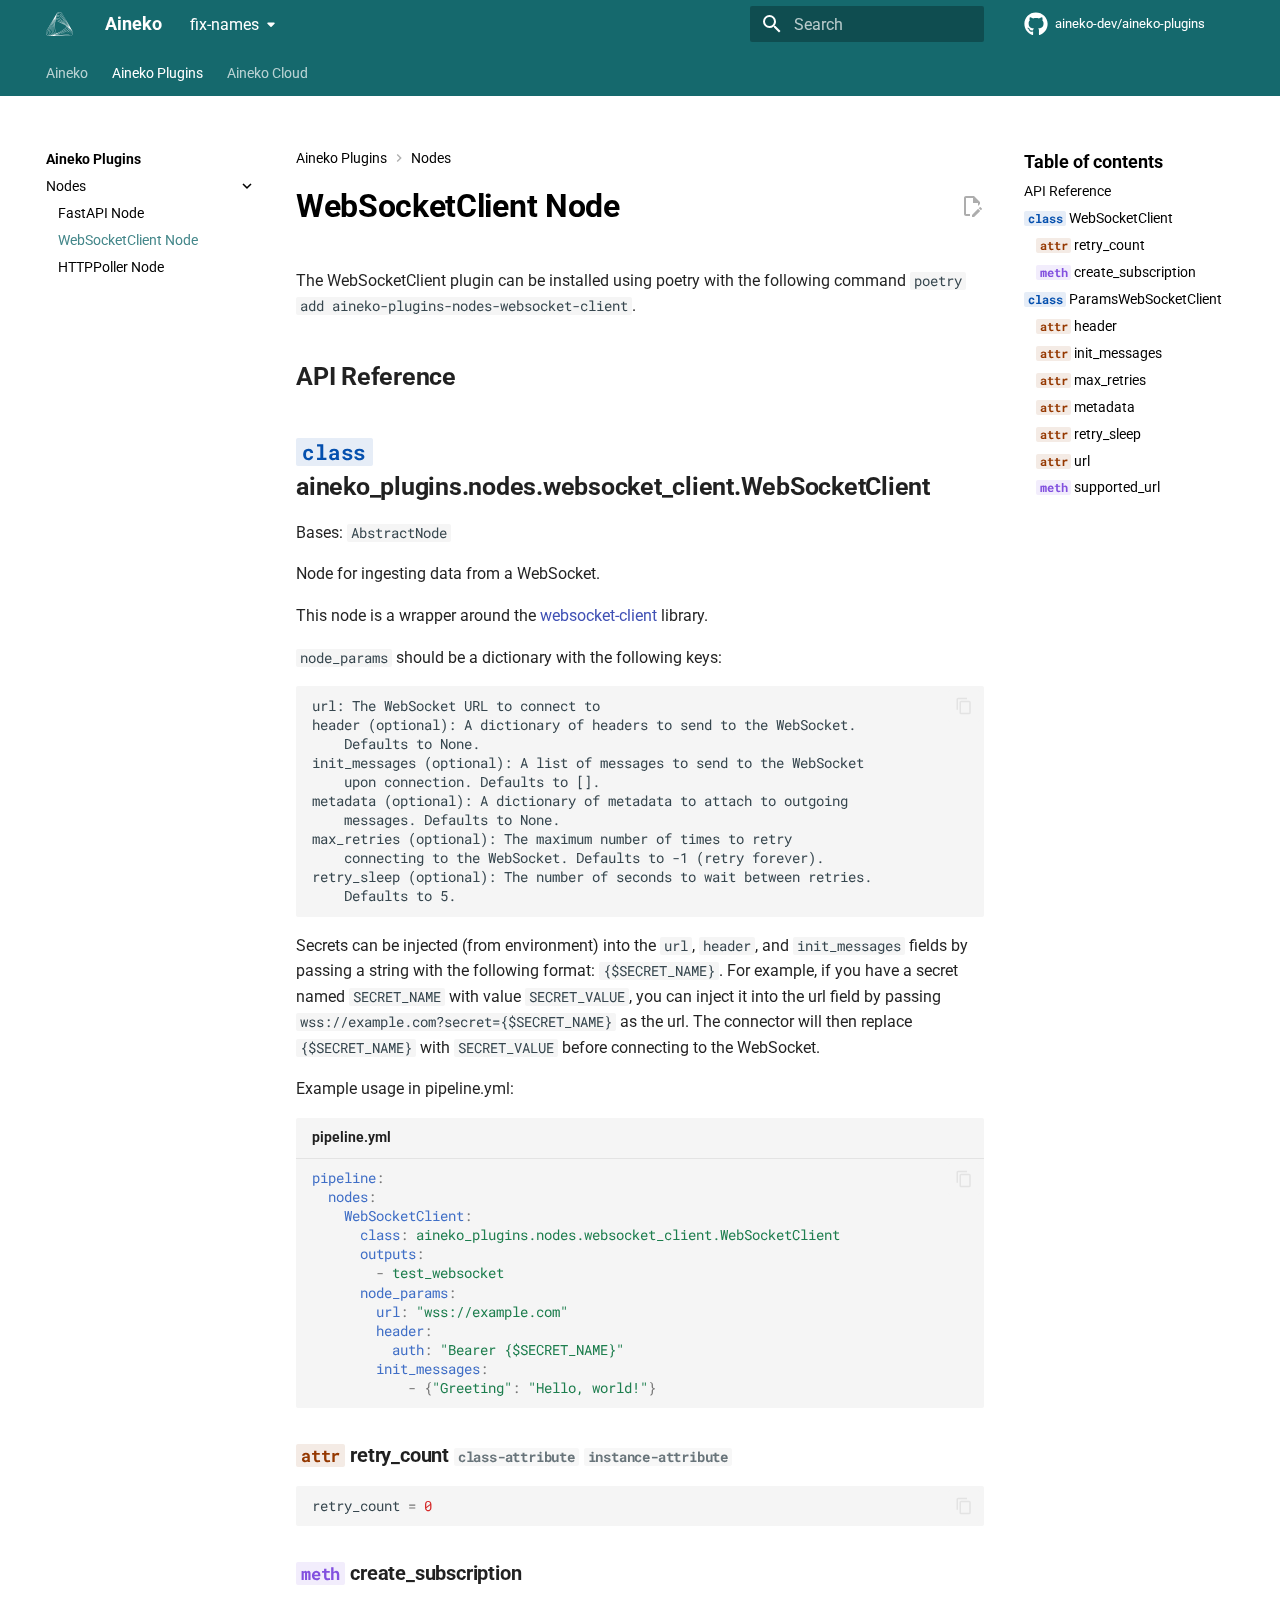
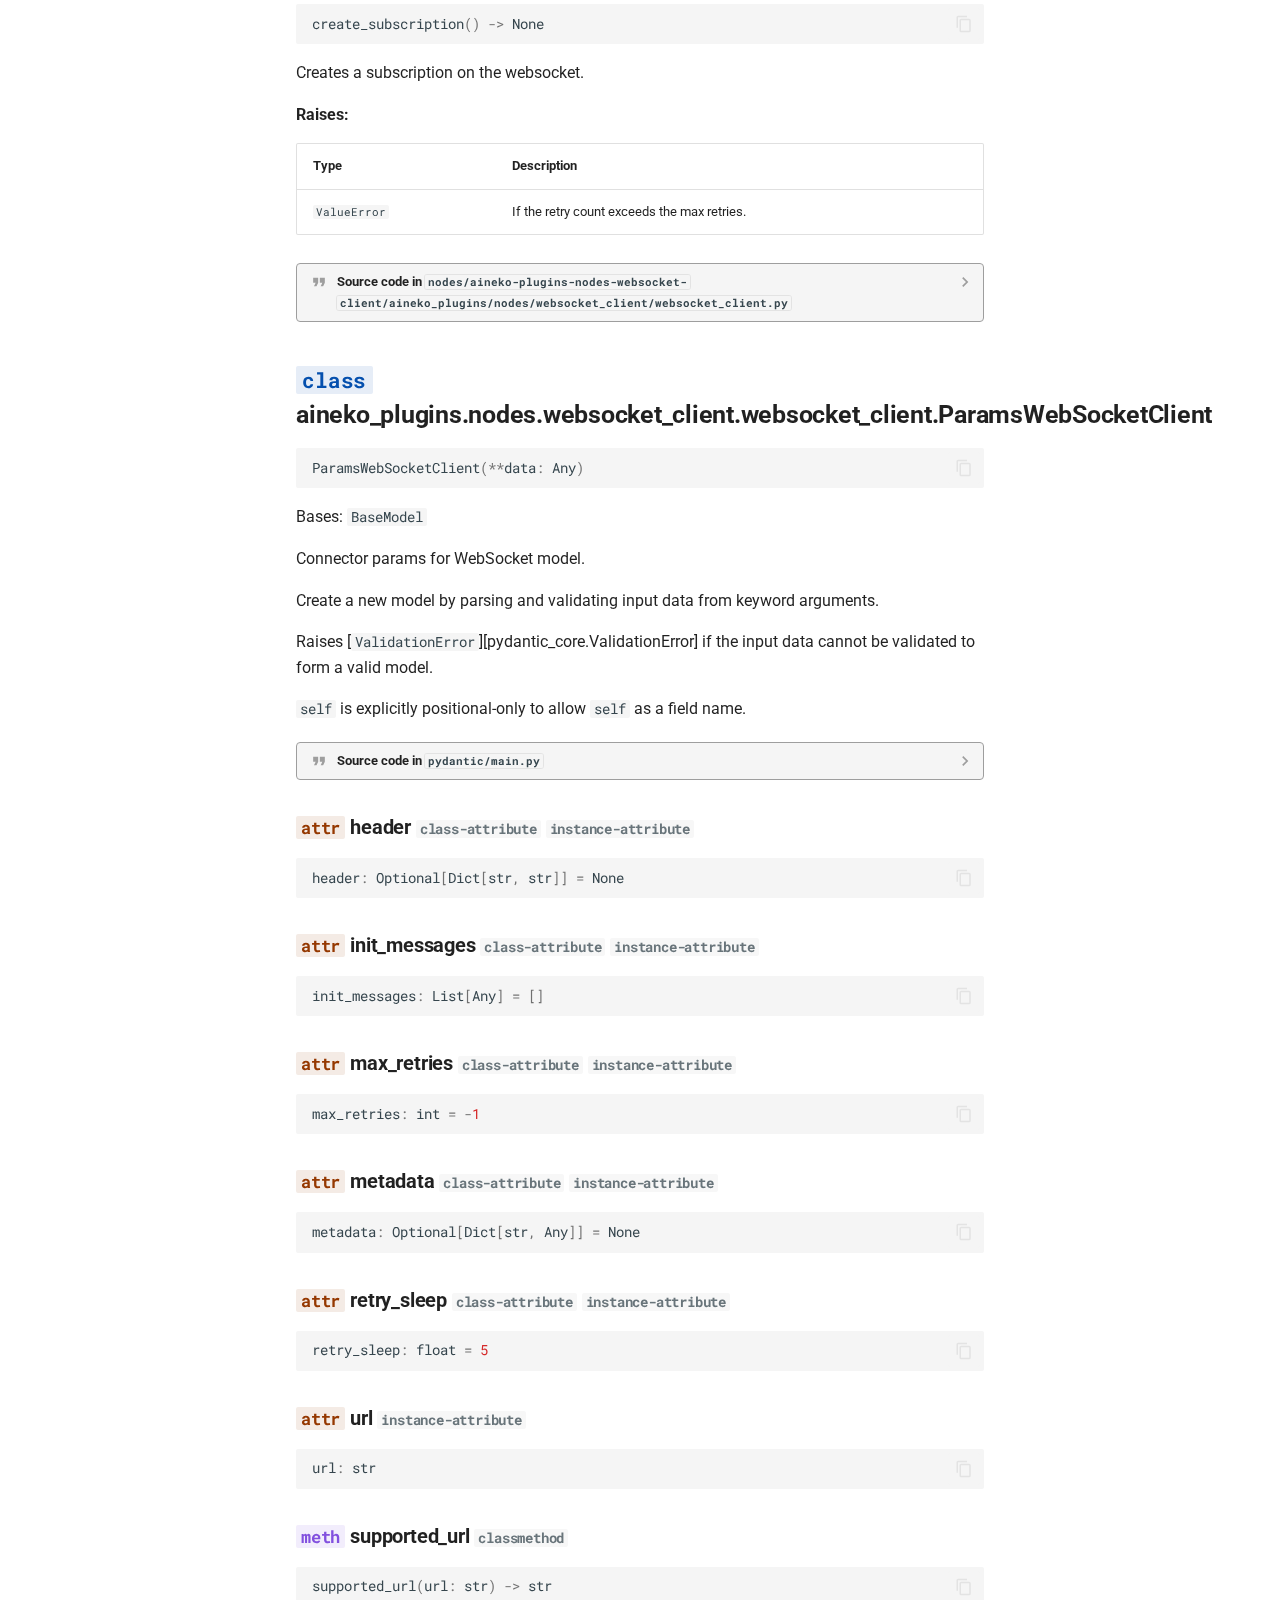
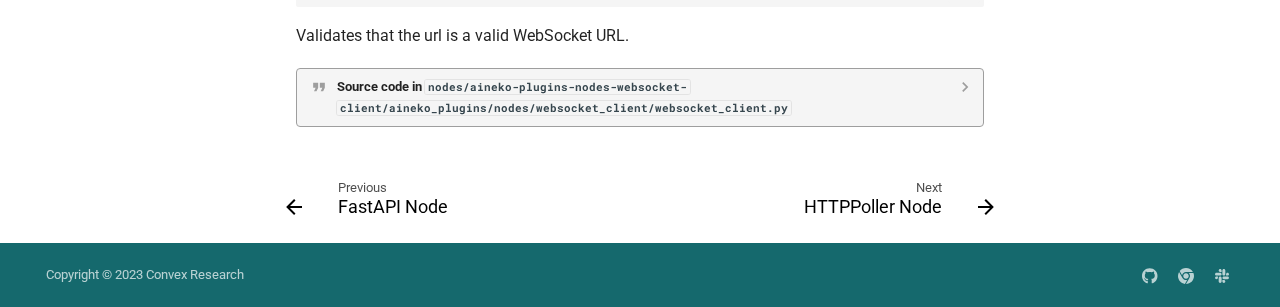
<file: fix-names/nodes/websocket-client/index.html>
<!doctype html>
<html lang="en" class="no-js">
  <head>
    
      <meta charset="utf-8">
      <meta name="viewport" content="width=device-width,initial-scale=1">
      
      
      
        <link rel="canonical" href="https://plugin-docs.aineko.dev/fix-names/nodes/websocket-client/">
      
      
        <link rel="prev" href="../fastapi-server/">
      
      
        <link rel="next" href="../http-poller/">
      
      
        
      
      
      <link rel="icon" href="../../assets/favicon_green.svg">
      <meta name="generator" content="mkdocs-1.5.3, mkdocs-material-9.5.2+insiders-4.47.1">
    
    
      
        <title>WebSocketClient Node - Aineko</title>
      
    
    
      <link rel="stylesheet" href="../../assets/stylesheets/main.78d85e4f.min.css">
      
        
        <link rel="stylesheet" href="../../assets/stylesheets/palette.ab4e12ef.min.css">
      
      


    
    
      
    
    
      
        
        
        <link rel="preconnect" href="https://fonts.gstatic.com" crossorigin>
        <link rel="stylesheet" href="https://fonts.googleapis.com/css?family=Roboto:300,300i,400,400i,700,700i%7CRoboto+Mono:400,400i,700,700i&display=fallback">
        <style>:root{--md-text-font:"Roboto";--md-code-font:"Roboto Mono"}</style>
      
    
    
      <link rel="stylesheet" href="../../assets/_mkdocstrings.css">
    
      <link rel="stylesheet" href="../../stylesheets/extra.css">
    
    <script>__md_scope=new URL("../..",location),__md_hash=e=>[...e].reduce((e,_)=>(e<<5)-e+_.charCodeAt(0),0),__md_get=(e,_=localStorage,t=__md_scope)=>JSON.parse(_.getItem(t.pathname+"."+e)),__md_set=(e,_,t=localStorage,a=__md_scope)=>{try{t.setItem(a.pathname+"."+e,JSON.stringify(_))}catch(e){}}</script>
    
      
  


  
  

<script id="__analytics">function __md_analytics(){function n(){dataLayer.push(arguments)}window.dataLayer=window.dataLayer||[],n("js",new Date),n("config","G-395240980"),document.addEventListener("DOMContentLoaded",function(){document.forms.search&&document.forms.search.query.addEventListener("blur",function(){this.value&&n("event","search",{search_term:this.value})}),document$.subscribe(function(){var a=document.forms.feedback;if(void 0!==a)for(var e of a.querySelectorAll("[type=submit]"))e.addEventListener("click",function(e){e.preventDefault();var t=document.location.pathname,e=this.getAttribute("data-md-value");n("event","feedback",{page:t,data:e}),a.firstElementChild.disabled=!0;e=a.querySelector(".md-feedback__note [data-md-value='"+e+"']");e&&(e.hidden=!1)}),a.hidden=!1}),location$.subscribe(function(e){n("config","G-395240980",{page_path:e.pathname})})});var e=document.createElement("script");e.async=!0,e.src="https://www.googletagmanager.com/gtag/js?id=G-395240980",document.getElementById("__analytics").insertAdjacentElement("afterEnd",e)}</script>
  
    <script>"undefined"!=typeof __md_analytics&&__md_analytics()</script>
  

    
    
   <link href="../../assets/stylesheets/glightbox.min.css" rel="stylesheet"/><style>
    html.glightbox-open { overflow: initial; height: 100%; }
    .gslide-title { margin-top: 0px; user-select: text; }
    .gslide-desc { color: #666; user-select: text; }
    .gslide-image img { background: white; }
    .gscrollbar-fixer { padding-right: 15px; }
    .gdesc-inner { font-size: 0.75rem; }
    body[data-md-color-scheme="slate"] .gdesc-inner { background: var(--md-default-bg-color);}
    body[data-md-color-scheme="slate"] .gslide-title { color: var(--md-default-fg-color);}
    body[data-md-color-scheme="slate"] .gslide-desc { color: var(--md-default-fg-color);}</style> <script src="../../assets/javascripts/glightbox.min.js"></script></head>
  
  
    
    
    
    
    
    <body dir="ltr" data-md-color-scheme="aineko" data-md-color-primary="indigo" data-md-color-accent="indigo">
  
    
    <input class="md-toggle" data-md-toggle="drawer" type="checkbox" id="__drawer" autocomplete="off">
    <input class="md-toggle" data-md-toggle="search" type="checkbox" id="__search" autocomplete="off">
    <label class="md-overlay" for="__drawer"></label>
    <div data-md-component="skip">
      
        
        <a href="#websocketclient-node" class="md-skip">
          Skip to content
        </a>
      
    </div>
    <div data-md-component="announce">
      
    </div>
    
      <div data-md-color-scheme="default" data-md-component="outdated" hidden>
        
      </div>
    
    
      

<header class="md-header" data-md-component="header">
  <nav class="md-header__inner md-grid" aria-label="Header">
    <a href="../.." title="Aineko" class="md-header__button md-logo" aria-label="Aineko" data-md-component="logo">
      
  <img src="../../assets/favicon_white.svg" alt="logo">

    </a>
    <label class="md-header__button md-icon" for="__drawer">
      
      <svg xmlns="http://www.w3.org/2000/svg" viewBox="0 0 24 24"><path d="M3 6h18v2H3V6m0 5h18v2H3v-2m0 5h18v2H3v-2Z"/></svg>
    </label>
    <div class="md-header__title" data-md-component="header-title">
      <div class="md-header__ellipsis">
        <div class="md-header__topic">
          <span class="md-ellipsis">
            Aineko
          </span>
        </div>
        <div class="md-header__topic" data-md-component="header-topic">
          <span class="md-ellipsis">
            
              WebSocketClient Node
            
          </span>
        </div>
      </div>
    </div>
    
      
    
    
    
    
      <label class="md-header__button md-icon" for="__search">
        
        <svg xmlns="http://www.w3.org/2000/svg" viewBox="0 0 24 24"><path d="M9.5 3A6.5 6.5 0 0 1 16 9.5c0 1.61-.59 3.09-1.56 4.23l.27.27h.79l5 5-1.5 1.5-5-5v-.79l-.27-.27A6.516 6.516 0 0 1 9.5 16 6.5 6.5 0 0 1 3 9.5 6.5 6.5 0 0 1 9.5 3m0 2C7 5 5 7 5 9.5S7 14 9.5 14 14 12 14 9.5 12 5 9.5 5Z"/></svg>
      </label>
      <div class="md-search" data-md-component="search" role="dialog">
  <label class="md-search__overlay" for="__search"></label>
  <div class="md-search__inner" role="search">
    <form class="md-search__form" name="search">
      <input type="text" class="md-search__input" name="query" aria-label="Search" placeholder="Search" autocapitalize="off" autocorrect="off" autocomplete="off" spellcheck="false" data-md-component="search-query" required>
      <label class="md-search__icon md-icon" for="__search">
        
        <svg xmlns="http://www.w3.org/2000/svg" viewBox="0 0 24 24"><path d="M9.5 3A6.5 6.5 0 0 1 16 9.5c0 1.61-.59 3.09-1.56 4.23l.27.27h.79l5 5-1.5 1.5-5-5v-.79l-.27-.27A6.516 6.516 0 0 1 9.5 16 6.5 6.5 0 0 1 3 9.5 6.5 6.5 0 0 1 9.5 3m0 2C7 5 5 7 5 9.5S7 14 9.5 14 14 12 14 9.5 12 5 9.5 5Z"/></svg>
        
        <svg xmlns="http://www.w3.org/2000/svg" viewBox="0 0 24 24"><path d="M20 11v2H8l5.5 5.5-1.42 1.42L4.16 12l7.92-7.92L13.5 5.5 8 11h12Z"/></svg>
      </label>
      <nav class="md-search__options" aria-label="Search">
        
        <button type="reset" class="md-search__icon md-icon" title="Clear" aria-label="Clear" tabindex="-1">
          
          <svg xmlns="http://www.w3.org/2000/svg" viewBox="0 0 24 24"><path d="M19 6.41 17.59 5 12 10.59 6.41 5 5 6.41 10.59 12 5 17.59 6.41 19 12 13.41 17.59 19 19 17.59 13.41 12 19 6.41Z"/></svg>
        </button>
      </nav>
      
    </form>
    <div class="md-search__output">
      <div class="md-search__scrollwrap" data-md-scrollfix>
        <div class="md-search-result" data-md-component="search-result">
          <div class="md-search-result__meta">
            Initializing search
          </div>
          <ol class="md-search-result__list" role="presentation"></ol>
        </div>
      </div>
    </div>
  </div>
</div>
    
    
      <div class="md-header__source">
        <a href="https://github.com/aineko-dev/aineko-plugins" title="Go to repository" class="md-source" data-md-component="source">
  <div class="md-source__icon md-icon">
    
    <svg xmlns="http://www.w3.org/2000/svg" viewBox="0 0 496 512"><!--! Font Awesome Free 6.5.1 by @fontawesome - https://fontawesome.com License - https://fontawesome.com/license/free (Icons: CC BY 4.0, Fonts: SIL OFL 1.1, Code: MIT License) Copyright 2023 Fonticons, Inc.--><path d="M165.9 397.4c0 2-2.3 3.6-5.2 3.6-3.3.3-5.6-1.3-5.6-3.6 0-2 2.3-3.6 5.2-3.6 3-.3 5.6 1.3 5.6 3.6zm-31.1-4.5c-.7 2 1.3 4.3 4.3 4.9 2.6 1 5.6 0 6.2-2s-1.3-4.3-4.3-5.2c-2.6-.7-5.5.3-6.2 2.3zm44.2-1.7c-2.9.7-4.9 2.6-4.6 4.9.3 2 2.9 3.3 5.9 2.6 2.9-.7 4.9-2.6 4.6-4.6-.3-1.9-3-3.2-5.9-2.9zM244.8 8C106.1 8 0 113.3 0 252c0 110.9 69.8 205.8 169.5 239.2 12.8 2.3 17.3-5.6 17.3-12.1 0-6.2-.3-40.4-.3-61.4 0 0-70 15-84.7-29.8 0 0-11.4-29.1-27.8-36.6 0 0-22.9-15.7 1.6-15.4 0 0 24.9 2 38.6 25.8 21.9 38.6 58.6 27.5 72.9 20.9 2.3-16 8.8-27.1 16-33.7-55.9-6.2-112.3-14.3-112.3-110.5 0-27.5 7.6-41.3 23.6-58.9-2.6-6.5-11.1-33.3 2.6-67.9 20.9-6.5 69 27 69 27 20-5.6 41.5-8.5 62.8-8.5s42.8 2.9 62.8 8.5c0 0 48.1-33.6 69-27 13.7 34.7 5.2 61.4 2.6 67.9 16 17.7 25.8 31.5 25.8 58.9 0 96.5-58.9 104.2-114.8 110.5 9.2 7.9 17 22.9 17 46.4 0 33.7-.3 75.4-.3 83.6 0 6.5 4.6 14.4 17.3 12.1C428.2 457.8 496 362.9 496 252 496 113.3 383.5 8 244.8 8zM97.2 352.9c-1.3 1-1 3.3.7 5.2 1.6 1.6 3.9 2.3 5.2 1 1.3-1 1-3.3-.7-5.2-1.6-1.6-3.9-2.3-5.2-1zm-10.8-8.1c-.7 1.3.3 2.9 2.3 3.9 1.6 1 3.6.7 4.3-.7.7-1.3-.3-2.9-2.3-3.9-2-.6-3.6-.3-4.3.7zm32.4 35.6c-1.6 1.3-1 4.3 1.3 6.2 2.3 2.3 5.2 2.6 6.5 1 1.3-1.3.7-4.3-1.3-6.2-2.2-2.3-5.2-2.6-6.5-1zm-11.4-14.7c-1.6 1-1.6 3.6 0 5.9 1.6 2.3 4.3 3.3 5.6 2.3 1.6-1.3 1.6-3.9 0-6.2-1.4-2.3-4-3.3-5.6-2z"/></svg>
  </div>
  <div class="md-source__repository">
    aineko-dev/aineko-plugins
  </div>
</a>
      </div>
    
  </nav>
  
</header>
    
    <div class="md-container" data-md-component="container">
      
      
        
          
            
<nav class="md-tabs" aria-label="Tabs" data-md-component="tabs">
  <div class="md-grid">
    <ul class="md-tabs__list">
      
        
  
  
  
    <li class="md-tabs__item">
      <a href="https://docs.aineko.dev" class="md-tabs__link">
        
  
    
  
  Aineko

      </a>
    </li>
  

      
        
  
  
    
  
  
    
    
      <li class="md-tabs__item md-tabs__item--active">
        <a href="../.." class="md-tabs__link">
          
  
    
  
  Aineko Plugins

        </a>
      </li>
    
  

      
        
  
  
  
    <li class="md-tabs__item">
      <a href="https://cloud-docs.aineko.dev" class="md-tabs__link">
        
  
    
  
  Aineko Cloud

      </a>
    </li>
  

      
    </ul>
  </div>
</nav>
          
        
      
      <main class="md-main" data-md-component="main">
        <div class="md-main__inner md-grid">
          
            
              
              <div class="md-sidebar md-sidebar--primary" data-md-component="sidebar" data-md-type="navigation" >
                <div class="md-sidebar__scrollwrap">
                  <div class="md-sidebar__inner">
                    


  


<nav class="md-nav md-nav--primary md-nav--lifted" aria-label="Navigation" data-md-level="0">
  <label class="md-nav__title" for="__drawer">
    <a href="../.." title="Aineko" class="md-nav__button md-logo" aria-label="Aineko" data-md-component="logo">
      
  <img src="../../assets/favicon_white.svg" alt="logo">

    </a>
    Aineko
  </label>
  
    <div class="md-nav__source">
      <a href="https://github.com/aineko-dev/aineko-plugins" title="Go to repository" class="md-source" data-md-component="source">
  <div class="md-source__icon md-icon">
    
    <svg xmlns="http://www.w3.org/2000/svg" viewBox="0 0 496 512"><!--! Font Awesome Free 6.5.1 by @fontawesome - https://fontawesome.com License - https://fontawesome.com/license/free (Icons: CC BY 4.0, Fonts: SIL OFL 1.1, Code: MIT License) Copyright 2023 Fonticons, Inc.--><path d="M165.9 397.4c0 2-2.3 3.6-5.2 3.6-3.3.3-5.6-1.3-5.6-3.6 0-2 2.3-3.6 5.2-3.6 3-.3 5.6 1.3 5.6 3.6zm-31.1-4.5c-.7 2 1.3 4.3 4.3 4.9 2.6 1 5.6 0 6.2-2s-1.3-4.3-4.3-5.2c-2.6-.7-5.5.3-6.2 2.3zm44.2-1.7c-2.9.7-4.9 2.6-4.6 4.9.3 2 2.9 3.3 5.9 2.6 2.9-.7 4.9-2.6 4.6-4.6-.3-1.9-3-3.2-5.9-2.9zM244.8 8C106.1 8 0 113.3 0 252c0 110.9 69.8 205.8 169.5 239.2 12.8 2.3 17.3-5.6 17.3-12.1 0-6.2-.3-40.4-.3-61.4 0 0-70 15-84.7-29.8 0 0-11.4-29.1-27.8-36.6 0 0-22.9-15.7 1.6-15.4 0 0 24.9 2 38.6 25.8 21.9 38.6 58.6 27.5 72.9 20.9 2.3-16 8.8-27.1 16-33.7-55.9-6.2-112.3-14.3-112.3-110.5 0-27.5 7.6-41.3 23.6-58.9-2.6-6.5-11.1-33.3 2.6-67.9 20.9-6.5 69 27 69 27 20-5.6 41.5-8.5 62.8-8.5s42.8 2.9 62.8 8.5c0 0 48.1-33.6 69-27 13.7 34.7 5.2 61.4 2.6 67.9 16 17.7 25.8 31.5 25.8 58.9 0 96.5-58.9 104.2-114.8 110.5 9.2 7.9 17 22.9 17 46.4 0 33.7-.3 75.4-.3 83.6 0 6.5 4.6 14.4 17.3 12.1C428.2 457.8 496 362.9 496 252 496 113.3 383.5 8 244.8 8zM97.2 352.9c-1.3 1-1 3.3.7 5.2 1.6 1.6 3.9 2.3 5.2 1 1.3-1 1-3.3-.7-5.2-1.6-1.6-3.9-2.3-5.2-1zm-10.8-8.1c-.7 1.3.3 2.9 2.3 3.9 1.6 1 3.6.7 4.3-.7.7-1.3-.3-2.9-2.3-3.9-2-.6-3.6-.3-4.3.7zm32.4 35.6c-1.6 1.3-1 4.3 1.3 6.2 2.3 2.3 5.2 2.6 6.5 1 1.3-1.3.7-4.3-1.3-6.2-2.2-2.3-5.2-2.6-6.5-1zm-11.4-14.7c-1.6 1-1.6 3.6 0 5.9 1.6 2.3 4.3 3.3 5.6 2.3 1.6-1.3 1.6-3.9 0-6.2-1.4-2.3-4-3.3-5.6-2z"/></svg>
  </div>
  <div class="md-source__repository">
    aineko-dev/aineko-plugins
  </div>
</a>
    </div>
  
  <ul class="md-nav__list" data-md-scrollfix>
    
      
      
  
  
  
  
    <li class="md-nav__item">
      <a href="https://docs.aineko.dev" class="md-nav__link">
        
  
  <span class="md-ellipsis">
    
  
    Aineko
  

    
  </span>
  
  

      </a>
    </li>
  

    
      
      
  
  
    
  
  
  
    
    
      
        
          
        
      
        
      
    
    
    
    
      
      
    
    <li class="md-nav__item md-nav__item--active md-nav__item--section md-nav__item--nested">
      
        
        
        
        <input class="md-nav__toggle md-toggle " type="checkbox" id="__nav_2" checked>
        
          
          
          <div class="md-nav__link md-nav__container">
            <a href="../.." class="md-nav__link ">
              
  
  <span class="md-ellipsis">
    
  
    Aineko Plugins
  

    
  </span>
  
  

            </a>
            
              
              <label class="md-nav__link " for="__nav_2" id="__nav_2_label" tabindex="">
                <span class="md-nav__icon md-icon"></span>
              </label>
            
          </div>
        
        <nav class="md-nav" data-md-level="1" aria-labelledby="__nav_2_label" aria-expanded="true">
          <label class="md-nav__title" for="__nav_2">
            <span class="md-nav__icon md-icon"></span>
            
  
    Aineko Plugins
  

          </label>
          <ul class="md-nav__list" data-md-scrollfix>
            
              
            
              
                
  
  
    
  
  
  
    
    
      
        
      
        
      
        
      
    
    
    
    
    <li class="md-nav__item md-nav__item--active md-nav__item--nested">
      
        
        
        
        <input class="md-nav__toggle md-toggle " type="checkbox" id="__nav_2_2" checked>
        
          
          <label class="md-nav__link" for="__nav_2_2" id="__nav_2_2_label" tabindex="0">
            
  
  <span class="md-ellipsis">
    
  
    Nodes
  

    
  </span>
  
  

            <span class="md-nav__icon md-icon"></span>
          </label>
        
        <nav class="md-nav" data-md-level="2" aria-labelledby="__nav_2_2_label" aria-expanded="true">
          <label class="md-nav__title" for="__nav_2_2">
            <span class="md-nav__icon md-icon"></span>
            
  
    Nodes
  

          </label>
          <ul class="md-nav__list" data-md-scrollfix>
            
              
                
  
  
  
  
    <li class="md-nav__item">
      <a href="../fastapi-server/" class="md-nav__link">
        
  
  <span class="md-ellipsis">
    
  
    FastAPI Node
  

    
  </span>
  
  

      </a>
    </li>
  

              
            
              
                
  
  
    
  
  
  
    <li class="md-nav__item md-nav__item--active">
      
      <input class="md-nav__toggle md-toggle" type="checkbox" id="__toc">
      
      
        
      
      
        <label class="md-nav__link md-nav__link--active" for="__toc">
          
  
  <span class="md-ellipsis">
    
  
    WebSocketClient Node
  

    
  </span>
  
  

          <span class="md-nav__icon md-icon"></span>
        </label>
      
      <a href="./" class="md-nav__link md-nav__link--active">
        
  
  <span class="md-ellipsis">
    
  
    WebSocketClient Node
  

    
  </span>
  
  

      </a>
      
        

<nav class="md-nav md-nav--secondary" aria-label="Table of contents">
  
  
  
    
  
  
    <label class="md-nav__title" for="__toc">
      <span class="md-nav__icon md-icon"></span>
      Table of contents
    </label>
    <ul class="md-nav__list" data-md-component="toc" data-md-scrollfix>
      
        <li class="md-nav__item">
  <a href="#api-reference" class="md-nav__link">
    <span class="md-ellipsis">
      
        API Reference
      
    </span>
  </a>
  
</li>
      
        <li class="md-nav__item">
  <a href="#aineko_plugins.nodes.websocket_client.WebSocketClient" class="md-nav__link">
    <span class="md-ellipsis">
      
        <code class="doc-symbol doc-symbol-toc doc-symbol-class"></code>&nbsp;WebSocketClient
      
    </span>
  </a>
  
    <nav class="md-nav" aria-label=" WebSocketClient">
      <ul class="md-nav__list">
        
          <li class="md-nav__item">
  <a href="#aineko_plugins.nodes.websocket_client.WebSocketClient.retry_count" class="md-nav__link">
    <span class="md-ellipsis">
      
        <code class="doc-symbol doc-symbol-toc doc-symbol-attribute"></code>&nbsp;retry_count
      
    </span>
  </a>
  
</li>
        
          <li class="md-nav__item">
  <a href="#aineko_plugins.nodes.websocket_client.WebSocketClient.create_subscription" class="md-nav__link">
    <span class="md-ellipsis">
      
        <code class="doc-symbol doc-symbol-toc doc-symbol-method"></code>&nbsp;create_subscription
      
    </span>
  </a>
  
</li>
        
      </ul>
    </nav>
  
</li>
      
        <li class="md-nav__item">
  <a href="#aineko_plugins.nodes.websocket_client.websocket_client.ParamsWebSocketClient" class="md-nav__link">
    <span class="md-ellipsis">
      
        <code class="doc-symbol doc-symbol-toc doc-symbol-class"></code>&nbsp;ParamsWebSocketClient
      
    </span>
  </a>
  
    <nav class="md-nav" aria-label=" ParamsWebSocketClient">
      <ul class="md-nav__list">
        
          <li class="md-nav__item">
  <a href="#aineko_plugins.nodes.websocket_client.websocket_client.ParamsWebSocketClient.header" class="md-nav__link">
    <span class="md-ellipsis">
      
        <code class="doc-symbol doc-symbol-toc doc-symbol-attribute"></code>&nbsp;header
      
    </span>
  </a>
  
</li>
        
          <li class="md-nav__item">
  <a href="#aineko_plugins.nodes.websocket_client.websocket_client.ParamsWebSocketClient.init_messages" class="md-nav__link">
    <span class="md-ellipsis">
      
        <code class="doc-symbol doc-symbol-toc doc-symbol-attribute"></code>&nbsp;init_messages
      
    </span>
  </a>
  
</li>
        
          <li class="md-nav__item">
  <a href="#aineko_plugins.nodes.websocket_client.websocket_client.ParamsWebSocketClient.max_retries" class="md-nav__link">
    <span class="md-ellipsis">
      
        <code class="doc-symbol doc-symbol-toc doc-symbol-attribute"></code>&nbsp;max_retries
      
    </span>
  </a>
  
</li>
        
          <li class="md-nav__item">
  <a href="#aineko_plugins.nodes.websocket_client.websocket_client.ParamsWebSocketClient.metadata" class="md-nav__link">
    <span class="md-ellipsis">
      
        <code class="doc-symbol doc-symbol-toc doc-symbol-attribute"></code>&nbsp;metadata
      
    </span>
  </a>
  
</li>
        
          <li class="md-nav__item">
  <a href="#aineko_plugins.nodes.websocket_client.websocket_client.ParamsWebSocketClient.retry_sleep" class="md-nav__link">
    <span class="md-ellipsis">
      
        <code class="doc-symbol doc-symbol-toc doc-symbol-attribute"></code>&nbsp;retry_sleep
      
    </span>
  </a>
  
</li>
        
          <li class="md-nav__item">
  <a href="#aineko_plugins.nodes.websocket_client.websocket_client.ParamsWebSocketClient.url" class="md-nav__link">
    <span class="md-ellipsis">
      
        <code class="doc-symbol doc-symbol-toc doc-symbol-attribute"></code>&nbsp;url
      
    </span>
  </a>
  
</li>
        
          <li class="md-nav__item">
  <a href="#aineko_plugins.nodes.websocket_client.websocket_client.ParamsWebSocketClient.supported_url" class="md-nav__link">
    <span class="md-ellipsis">
      
        <code class="doc-symbol doc-symbol-toc doc-symbol-method"></code>&nbsp;supported_url
      
    </span>
  </a>
  
</li>
        
      </ul>
    </nav>
  
</li>
      
    </ul>
  
</nav>
      
    </li>
  

              
            
              
                
  
  
  
  
    <li class="md-nav__item">
      <a href="../http-poller/" class="md-nav__link">
        
  
  <span class="md-ellipsis">
    
  
    HTTPPoller Node
  

    
  </span>
  
  

      </a>
    </li>
  

              
            
          </ul>
        </nav>
      
    </li>
  

              
            
          </ul>
        </nav>
      
    </li>
  

    
      
      
  
  
  
  
    <li class="md-nav__item">
      <a href="https://cloud-docs.aineko.dev" class="md-nav__link">
        
  
  <span class="md-ellipsis">
    
  
    Aineko Cloud
  

    
  </span>
  
  

      </a>
    </li>
  

    
  </ul>
</nav>
                  </div>
                </div>
              </div>
            
            
              
              <div class="md-sidebar md-sidebar--secondary" data-md-component="sidebar" data-md-type="toc" >
                <div class="md-sidebar__scrollwrap">
                  <div class="md-sidebar__inner">
                    

<nav class="md-nav md-nav--secondary" aria-label="Table of contents">
  
  
  
    
  
  
    <label class="md-nav__title" for="__toc">
      <span class="md-nav__icon md-icon"></span>
      Table of contents
    </label>
    <ul class="md-nav__list" data-md-component="toc" data-md-scrollfix>
      
        <li class="md-nav__item">
  <a href="#api-reference" class="md-nav__link">
    <span class="md-ellipsis">
      
        API Reference
      
    </span>
  </a>
  
</li>
      
        <li class="md-nav__item">
  <a href="#aineko_plugins.nodes.websocket_client.WebSocketClient" class="md-nav__link">
    <span class="md-ellipsis">
      
        <code class="doc-symbol doc-symbol-toc doc-symbol-class"></code>&nbsp;WebSocketClient
      
    </span>
  </a>
  
    <nav class="md-nav" aria-label=" WebSocketClient">
      <ul class="md-nav__list">
        
          <li class="md-nav__item">
  <a href="#aineko_plugins.nodes.websocket_client.WebSocketClient.retry_count" class="md-nav__link">
    <span class="md-ellipsis">
      
        <code class="doc-symbol doc-symbol-toc doc-symbol-attribute"></code>&nbsp;retry_count
      
    </span>
  </a>
  
</li>
        
          <li class="md-nav__item">
  <a href="#aineko_plugins.nodes.websocket_client.WebSocketClient.create_subscription" class="md-nav__link">
    <span class="md-ellipsis">
      
        <code class="doc-symbol doc-symbol-toc doc-symbol-method"></code>&nbsp;create_subscription
      
    </span>
  </a>
  
</li>
        
      </ul>
    </nav>
  
</li>
      
        <li class="md-nav__item">
  <a href="#aineko_plugins.nodes.websocket_client.websocket_client.ParamsWebSocketClient" class="md-nav__link">
    <span class="md-ellipsis">
      
        <code class="doc-symbol doc-symbol-toc doc-symbol-class"></code>&nbsp;ParamsWebSocketClient
      
    </span>
  </a>
  
    <nav class="md-nav" aria-label=" ParamsWebSocketClient">
      <ul class="md-nav__list">
        
          <li class="md-nav__item">
  <a href="#aineko_plugins.nodes.websocket_client.websocket_client.ParamsWebSocketClient.header" class="md-nav__link">
    <span class="md-ellipsis">
      
        <code class="doc-symbol doc-symbol-toc doc-symbol-attribute"></code>&nbsp;header
      
    </span>
  </a>
  
</li>
        
          <li class="md-nav__item">
  <a href="#aineko_plugins.nodes.websocket_client.websocket_client.ParamsWebSocketClient.init_messages" class="md-nav__link">
    <span class="md-ellipsis">
      
        <code class="doc-symbol doc-symbol-toc doc-symbol-attribute"></code>&nbsp;init_messages
      
    </span>
  </a>
  
</li>
        
          <li class="md-nav__item">
  <a href="#aineko_plugins.nodes.websocket_client.websocket_client.ParamsWebSocketClient.max_retries" class="md-nav__link">
    <span class="md-ellipsis">
      
        <code class="doc-symbol doc-symbol-toc doc-symbol-attribute"></code>&nbsp;max_retries
      
    </span>
  </a>
  
</li>
        
          <li class="md-nav__item">
  <a href="#aineko_plugins.nodes.websocket_client.websocket_client.ParamsWebSocketClient.metadata" class="md-nav__link">
    <span class="md-ellipsis">
      
        <code class="doc-symbol doc-symbol-toc doc-symbol-attribute"></code>&nbsp;metadata
      
    </span>
  </a>
  
</li>
        
          <li class="md-nav__item">
  <a href="#aineko_plugins.nodes.websocket_client.websocket_client.ParamsWebSocketClient.retry_sleep" class="md-nav__link">
    <span class="md-ellipsis">
      
        <code class="doc-symbol doc-symbol-toc doc-symbol-attribute"></code>&nbsp;retry_sleep
      
    </span>
  </a>
  
</li>
        
          <li class="md-nav__item">
  <a href="#aineko_plugins.nodes.websocket_client.websocket_client.ParamsWebSocketClient.url" class="md-nav__link">
    <span class="md-ellipsis">
      
        <code class="doc-symbol doc-symbol-toc doc-symbol-attribute"></code>&nbsp;url
      
    </span>
  </a>
  
</li>
        
          <li class="md-nav__item">
  <a href="#aineko_plugins.nodes.websocket_client.websocket_client.ParamsWebSocketClient.supported_url" class="md-nav__link">
    <span class="md-ellipsis">
      
        <code class="doc-symbol doc-symbol-toc doc-symbol-method"></code>&nbsp;supported_url
      
    </span>
  </a>
  
</li>
        
      </ul>
    </nav>
  
</li>
      
    </ul>
  
</nav>
                  </div>
                </div>
              </div>
            
          
          
            <div class="md-content" data-md-component="content">
              
                




  <nav class="md-path" aria-label="Navigation" >
    <ol class="md-path__list">
      
      
        
  
    
    
      <li class="md-path__item">
        <a href="../.." class="md-path__link">
          
  <span class="md-ellipsis">
    Aineko Plugins
  </span>

        </a>
      </li>
    
  

      
        
  
    
    
      <li class="md-path__item">
        <a href="../fastapi-server/" class="md-path__link">
          
  <span class="md-ellipsis">
    Nodes
  </span>

        </a>
      </li>
    
  

      
    </ol>
  </nav>

              
              <article class="md-content__inner md-typeset">
                
                  

  
    <a href="https://github.com/aineko-dev/aineko-plugins/edit/develop/docs/nodes/websocket-client.md" title="Edit this page" class="md-content__button md-icon">
      
      <svg xmlns="http://www.w3.org/2000/svg" viewBox="0 0 24 24"><path d="M10 20H6V4h7v5h5v3.1l2-2V8l-6-6H6c-1.1 0-2 .9-2 2v16c0 1.1.9 2 2 2h4v-2m10.2-7c.1 0 .3.1.4.2l1.3 1.3c.2.2.2.6 0 .8l-1 1-2.1-2.1 1-1c.1-.1.2-.2.4-.2m0 3.9L14.1 23H12v-2.1l6.1-6.1 2.1 2.1Z"/></svg>
    </a>
  
  


<h1 id="websocketclient-node">WebSocketClient Node</h1>
<p>The WebSocketClient plugin can be installed using poetry with the following command <code>poetry add aineko-plugins-nodes-websocket-client</code>.</p>
<h2 id="api-reference">API Reference</h2>


<div class="doc doc-object doc-class">



<h2 id="aineko_plugins.nodes.websocket_client.WebSocketClient" class="doc doc-heading">
<code class="doc-symbol doc-symbol-heading doc-symbol-class"></code>          <span class="doc doc-object-name doc-class-name">aineko_plugins.nodes.websocket_client.WebSocketClient</span>


</h2>


  <div class="doc doc-contents first">
          <p class="doc doc-class-bases">
            Bases: <code><span title="aineko.AbstractNode">AbstractNode</span></code></p>

  
      <p>Node for ingesting data from a WebSocket.</p>
<p>This node is a wrapper around the
<a href="https://websocket-client.readthedocs.io/en/latest/index.html" target="_blank">websocket-client</a> library.</p>
<p><code>node_params</code> should be a dictionary with the following keys:</p>
<pre><code>url: The WebSocket URL to connect to
header (optional): A dictionary of headers to send to the WebSocket.
    Defaults to None.
init_messages (optional): A list of messages to send to the WebSocket
    upon connection. Defaults to [].
metadata (optional): A dictionary of metadata to attach to outgoing
    messages. Defaults to None.
max_retries (optional): The maximum number of times to retry
    connecting to the WebSocket. Defaults to -1 (retry forever).
retry_sleep (optional): The number of seconds to wait between retries.
    Defaults to 5.
</code></pre>
<p>Secrets can be injected (from environment) into the <code>url</code>, <code>header</code>, and
<code>init_messages</code> fields by passing a string with the following format:
<code>{$SECRET_NAME}</code>. For example, if you have a secret named <code>SECRET_NAME</code>
with value <code>SECRET_VALUE</code>, you can inject it into the url field by passing
<code>wss://example.com?secret={$SECRET_NAME}</code> as the url. The connector will
then replace <code>{$SECRET_NAME}</code> with <code>SECRET_VALUE</code> before connecting to the
WebSocket.</p>
<p>Example usage in pipeline.yml:
<div class="highlight"><span class="filename">pipeline.yml</span><pre><span></span><code><span class="nt">pipeline</span><span class="p">:</span>
<span class="w">  </span><span class="nt">nodes</span><span class="p">:</span>
<span class="w">    </span><span class="nt">WebSocketClient</span><span class="p">:</span>
<span class="w">      </span><span class="nt">class</span><span class="p">:</span><span class="w"> </span><span class="l l-Scalar l-Scalar-Plain">aineko_plugins.nodes.websocket_client.WebSocketClient</span>
<span class="w">      </span><span class="nt">outputs</span><span class="p">:</span>
<span class="w">        </span><span class="p p-Indicator">-</span><span class="w"> </span><span class="l l-Scalar l-Scalar-Plain">test_websocket</span>
<span class="w">      </span><span class="nt">node_params</span><span class="p">:</span>
<span class="w">        </span><span class="nt">url</span><span class="p">:</span><span class="w"> </span><span class="s">&quot;wss://example.com&quot;</span>
<span class="w">        </span><span class="nt">header</span><span class="p">:</span>
<span class="w">          </span><span class="nt">auth</span><span class="p">:</span><span class="w"> </span><span class="s">&quot;Bearer</span><span class="nv"> </span><span class="s">{$SECRET_NAME}&quot;</span>
<span class="w">        </span><span class="nt">init_messages</span><span class="p">:</span>
<span class="w">            </span><span class="p p-Indicator">-</span><span class="w"> </span><span class="p p-Indicator">{</span><span class="s">&quot;Greeting&quot;</span><span class="p p-Indicator">:</span><span class="w"> </span><span class="s">&quot;Hello,</span><span class="nv"> </span><span class="s">world!&quot;</span><span class="p p-Indicator">}</span>
</code></pre></div></p>


  

  <div class="doc doc-children">







<div class="doc doc-object doc-attribute">



<h3 id="aineko_plugins.nodes.websocket_client.WebSocketClient.retry_count" class="doc doc-heading">
<code class="doc-symbol doc-symbol-heading doc-symbol-attribute"></code>          <span class="doc doc-object-name doc-attribute-name">retry_count</span>

  
  <span class="doc doc-labels">
      <small class="doc doc-label doc-label-class-attribute"><code>class-attribute</code></small>
      <small class="doc doc-label doc-label-instance-attribute"><code>instance-attribute</code></small>
  </span>

</h3>
<div class="doc-signature highlight"><pre><span></span><code><span class="n">retry_count</span> <span class="o">=</span> <span class="mi">0</span>
</code></pre></div>

  <div class="doc doc-contents ">
  </div>

</div>




<div class="doc doc-object doc-function">



<h3 id="aineko_plugins.nodes.websocket_client.WebSocketClient.create_subscription" class="doc doc-heading">
<code class="doc-symbol doc-symbol-heading doc-symbol-method"></code>          <span class="doc doc-object-name doc-function-name">create_subscription</span>


</h3>
<div class="doc-signature highlight"><pre><span></span><code><span class="n">create_subscription</span><span class="p">()</span> <span class="o">-&gt;</span> <span class="kc">None</span>
</code></pre></div>

  <div class="doc doc-contents ">
  
      <p>Creates a subscription on the websocket.</p>



  <p><strong>Raises:</strong></p>
  <table>
    <thead>
      <tr>
        <th>Type</th>
        <th>Description</th>
      </tr>
    </thead>
    <tbody>
        <tr>
          <td>
                <code>ValueError</code>
          </td>
          <td>
            <div class="doc-md-description">
              <p>If the retry count exceeds the max retries.</p>
            </div>
          </td>
        </tr>
    </tbody>
  </table>

          <details class="quote">
            <summary>Source code in <code>nodes/aineko-plugins-nodes-websocket-client/aineko_plugins/nodes/websocket_client/websocket_client.py</code></summary>
            <div class="highlight"><table class="highlighttable"><tr><td class="linenos"><div class="linenodiv"><pre><span></span><span class="normal">176</span>
<span class="normal">177</span>
<span class="normal">178</span>
<span class="normal">179</span>
<span class="normal">180</span>
<span class="normal">181</span>
<span class="normal">182</span>
<span class="normal">183</span>
<span class="normal">184</span>
<span class="normal">185</span>
<span class="normal">186</span>
<span class="normal">187</span>
<span class="normal">188</span>
<span class="normal">189</span>
<span class="normal">190</span>
<span class="normal">191</span>
<span class="normal">192</span>
<span class="normal">193</span>
<span class="normal">194</span>
<span class="normal">195</span>
<span class="normal">196</span>
<span class="normal">197</span>
<span class="normal">198</span>
<span class="normal">199</span>
<span class="normal">200</span>
<span class="normal">201</span>
<span class="normal">202</span>
<span class="normal">203</span>
<span class="normal">204</span>
<span class="normal">205</span>
<span class="normal">206</span>
<span class="normal">207</span>
<span class="normal">208</span>
<span class="normal">209</span>
<span class="normal">210</span>
<span class="normal">211</span>
<span class="normal">212</span>
<span class="normal">213</span>
<span class="normal">214</span>
<span class="normal">215</span>
<span class="normal">216</span>
<span class="normal">217</span>
<span class="normal">218</span>
<span class="normal">219</span>
<span class="normal">220</span>
<span class="normal">221</span>
<span class="normal">222</span></pre></div></td><td class="code"><div><pre><span></span><code><span class="k">def</span> <span class="nf">create_subscription</span><span class="p">(</span><span class="bp">self</span><span class="p">)</span> <span class="o">-&gt;</span> <span class="kc">None</span><span class="p">:</span>
<span class="w">    </span><span class="sd">&quot;&quot;&quot;Creates a subscription on the websocket.</span>

<span class="sd">    Raises:</span>
<span class="sd">        ValueError: If the retry count exceeds the max retries.</span>
<span class="sd">    &quot;&quot;&quot;</span>
    <span class="k">try</span><span class="p">:</span>
        <span class="bp">self</span><span class="o">.</span><span class="n">log</span><span class="p">(</span><span class="sa">f</span><span class="s2">&quot;Creating subscription to </span><span class="si">{</span><span class="bp">self</span><span class="o">.</span><span class="n">ws_params</span><span class="o">.</span><span class="n">url</span><span class="si">}</span><span class="s2">...&quot;</span><span class="p">)</span>
        <span class="bp">self</span><span class="o">.</span><span class="n">ws</span><span class="o">.</span><span class="n">connect</span><span class="p">(</span>
            <span class="n">url</span><span class="o">=</span><span class="bp">self</span><span class="o">.</span><span class="n">ws_params</span><span class="o">.</span><span class="n">url</span><span class="p">,</span> <span class="n">header</span><span class="o">=</span><span class="bp">self</span><span class="o">.</span><span class="n">ws_params</span><span class="o">.</span><span class="n">header</span>
        <span class="p">)</span>  <span class="c1"># type: ignore</span>

        <span class="k">if</span> <span class="bp">self</span><span class="o">.</span><span class="n">ws_params</span><span class="o">.</span><span class="n">init_messages</span><span class="p">:</span>
            <span class="c1"># Send initialization messages</span>
            <span class="k">for</span> <span class="n">init_msg</span> <span class="ow">in</span> <span class="bp">self</span><span class="o">.</span><span class="n">ws_params</span><span class="o">.</span><span class="n">init_messages</span><span class="p">:</span>
                <span class="bp">self</span><span class="o">.</span><span class="n">ws</span><span class="o">.</span><span class="n">send</span><span class="p">(</span><span class="n">json</span><span class="o">.</span><span class="n">dumps</span><span class="p">(</span><span class="n">init_msg</span><span class="p">))</span>
                <span class="n">message</span> <span class="o">=</span> <span class="bp">self</span><span class="o">.</span><span class="n">ws</span><span class="o">.</span><span class="n">recv</span><span class="p">()</span>
                <span class="bp">self</span><span class="o">.</span><span class="n">log</span><span class="p">(</span>
                    <span class="s2">&quot;Sent initialization message to &quot;</span>
                    <span class="sa">f</span><span class="s2">&quot;</span><span class="si">{</span><span class="bp">self</span><span class="o">.</span><span class="n">ws_params</span><span class="o">.</span><span class="n">url</span><span class="si">}</span><span class="s2">. &quot;</span>
                    <span class="sa">f</span><span class="s2">&quot;Acknowledged initialization message: </span><span class="si">{</span><span class="n">message</span><span class="si">!r}</span><span class="s2">&quot;</span>
                <span class="p">)</span>

        <span class="n">ack_message</span> <span class="o">=</span> <span class="bp">self</span><span class="o">.</span><span class="n">ws</span><span class="o">.</span><span class="n">recv</span><span class="p">()</span>
        <span class="bp">self</span><span class="o">.</span><span class="n">log</span><span class="p">(</span>
            <span class="sa">f</span><span class="s2">&quot;Subscription to </span><span class="si">{</span><span class="bp">self</span><span class="o">.</span><span class="n">ws_params</span><span class="o">.</span><span class="n">url</span><span class="si">}</span><span class="s2"> created. &quot;</span>
            <span class="sa">f</span><span class="s2">&quot;Acknowledged subscription message: </span><span class="si">{</span><span class="n">ack_message</span><span class="si">!r}</span><span class="s2">&quot;</span>
        <span class="p">)</span>

        <span class="bp">self</span><span class="o">.</span><span class="n">retry_count</span> <span class="o">=</span> <span class="mi">0</span>
    <span class="k">except</span> <span class="ne">Exception</span> <span class="k">as</span> <span class="n">err</span><span class="p">:</span>  <span class="c1"># pylint: disable=broad-except</span>
        <span class="k">if</span> <span class="bp">self</span><span class="o">.</span><span class="n">retry_count</span> <span class="o">&lt;</span> <span class="bp">self</span><span class="o">.</span><span class="n">ws_params</span><span class="o">.</span><span class="n">max_retries</span><span class="p">:</span>
            <span class="bp">self</span><span class="o">.</span><span class="n">log</span><span class="p">(</span>
                <span class="s2">&quot;Encountered error when attempting to connect to &quot;</span>
                <span class="sa">f</span><span class="s2">&quot;</span><span class="si">{</span><span class="bp">self</span><span class="o">.</span><span class="n">ws_params</span><span class="o">.</span><span class="n">url</span><span class="si">}</span><span class="s2">. Will retry in &quot;</span>
                <span class="sa">f</span><span class="s2">&quot;</span><span class="si">{</span><span class="bp">self</span><span class="o">.</span><span class="n">ws_params</span><span class="o">.</span><span class="n">retry_sleep</span><span class="si">}</span><span class="s2"> seconds&quot;</span>
            <span class="p">)</span>
            <span class="bp">self</span><span class="o">.</span><span class="n">retry_count</span> <span class="o">+=</span> <span class="mi">1</span>
            <span class="n">time</span><span class="o">.</span><span class="n">sleep</span><span class="p">(</span><span class="bp">self</span><span class="o">.</span><span class="n">ws_params</span><span class="o">.</span><span class="n">retry_sleep</span><span class="p">)</span>
            <span class="bp">self</span><span class="o">.</span><span class="n">create_subscription</span><span class="p">()</span>
        <span class="k">else</span><span class="p">:</span>
            <span class="k">raise</span> <span class="ne">ValueError</span><span class="p">(</span>
                <span class="s2">&quot;Retry count exceeded max retries. &quot;</span>
                <span class="s2">&quot;Failed to create subscription to &quot;</span>
                <span class="sa">f</span><span class="s2">&quot;</span><span class="si">{</span><span class="bp">self</span><span class="o">.</span><span class="n">ws_params</span><span class="o">.</span><span class="n">url</span><span class="si">}</span><span class="s2">. &quot;</span>
                <span class="sa">f</span><span class="s2">&quot;The following error occurred: </span><span class="si">{</span><span class="n">err</span><span class="si">}</span><span class="s2">&quot;</span>
            <span class="p">)</span> <span class="kn">from</span> <span class="nn">err</span>
</code></pre></div></td></tr></table></div>
          </details>
  </div>

</div>



  </div>

  </div>


</div>

<div class="doc doc-object doc-class">



<h2 id="aineko_plugins.nodes.websocket_client.websocket_client.ParamsWebSocketClient" class="doc doc-heading">
<code class="doc-symbol doc-symbol-heading doc-symbol-class"></code>          <span class="doc doc-object-name doc-class-name">aineko_plugins.nodes.websocket_client.websocket_client.ParamsWebSocketClient</span>


</h2>
<div class="doc-signature highlight"><pre><span></span><code><span class="n">ParamsWebSocketClient</span><span class="p">(</span><span class="o">**</span><span class="n">data</span><span class="p">:</span> <span class="n"><span title="typing.Any">Any</span></span><span class="p">)</span>
</code></pre></div>

  <div class="doc doc-contents first">
          <p class="doc doc-class-bases">
            Bases: <code><span title="pydantic.BaseModel">BaseModel</span></code></p>

  
      <p>Connector params for WebSocket model.</p>
  
      <p>Create a new model by parsing and validating input data from keyword arguments.</p>
<p>Raises [<code>ValidationError</code>][pydantic_core.ValidationError] if the input data cannot be
validated to form a valid model.</p>
<p><code>self</code> is explicitly positional-only to allow <code>self</code> as a field name.</p>

                <details class="quote">
                  <summary>Source code in <code>pydantic/main.py</code></summary>
                  <div class="highlight"><table class="highlighttable"><tr><td class="linenos"><div class="linenodiv"><pre><span></span><span class="normal">161</span>
<span class="normal">162</span>
<span class="normal">163</span>
<span class="normal">164</span>
<span class="normal">165</span>
<span class="normal">166</span>
<span class="normal">167</span>
<span class="normal">168</span>
<span class="normal">169</span>
<span class="normal">170</span>
<span class="normal">171</span></pre></div></td><td class="code"><div><pre><span></span><code><span class="k">def</span> <span class="fm">__init__</span><span class="p">(</span><span class="bp">self</span><span class="p">,</span> <span class="o">/</span><span class="p">,</span> <span class="o">**</span><span class="n">data</span><span class="p">:</span> <span class="n">Any</span><span class="p">)</span> <span class="o">-&gt;</span> <span class="kc">None</span><span class="p">:</span>  <span class="c1"># type: ignore</span>
<span class="w">    </span><span class="sd">&quot;&quot;&quot;Create a new model by parsing and validating input data from keyword arguments.</span>

<span class="sd">    Raises [`ValidationError`][pydantic_core.ValidationError] if the input data cannot be</span>
<span class="sd">    validated to form a valid model.</span>

<span class="sd">    `self` is explicitly positional-only to allow `self` as a field name.</span>
<span class="sd">    &quot;&quot;&quot;</span>
    <span class="c1"># `__tracebackhide__` tells pytest and some other tools to omit this function from tracebacks</span>
    <span class="n">__tracebackhide__</span> <span class="o">=</span> <span class="kc">True</span>
    <span class="bp">self</span><span class="o">.</span><span class="n">__pydantic_validator__</span><span class="o">.</span><span class="n">validate_python</span><span class="p">(</span><span class="n">data</span><span class="p">,</span> <span class="n">self_instance</span><span class="o">=</span><span class="bp">self</span><span class="p">)</span>
</code></pre></div></td></tr></table></div>
                </details>

  

  <div class="doc doc-children">







<div class="doc doc-object doc-attribute">



<h3 id="aineko_plugins.nodes.websocket_client.websocket_client.ParamsWebSocketClient.header" class="doc doc-heading">
<code class="doc-symbol doc-symbol-heading doc-symbol-attribute"></code>          <span class="doc doc-object-name doc-attribute-name">header</span>

  
  <span class="doc doc-labels">
      <small class="doc doc-label doc-label-class-attribute"><code>class-attribute</code></small>
      <small class="doc doc-label doc-label-instance-attribute"><code>instance-attribute</code></small>
  </span>

</h3>
<div class="doc-signature highlight"><pre><span></span><code><span class="n">header</span><span class="p">:</span> <span class="n"><span title="typing.Optional">Optional</span></span><span class="p">[</span><span class="n"><span title="typing.Dict">Dict</span></span><span class="p">[</span><span class="n">str</span><span class="p">,</span> <span class="n">str</span><span class="p">]]</span> <span class="o">=</span> <span class="kc">None</span>
</code></pre></div>

  <div class="doc doc-contents ">
  </div>

</div>

<div class="doc doc-object doc-attribute">



<h3 id="aineko_plugins.nodes.websocket_client.websocket_client.ParamsWebSocketClient.init_messages" class="doc doc-heading">
<code class="doc-symbol doc-symbol-heading doc-symbol-attribute"></code>          <span class="doc doc-object-name doc-attribute-name">init_messages</span>

  
  <span class="doc doc-labels">
      <small class="doc doc-label doc-label-class-attribute"><code>class-attribute</code></small>
      <small class="doc doc-label doc-label-instance-attribute"><code>instance-attribute</code></small>
  </span>

</h3>
<div class="doc-signature highlight"><pre><span></span><code><span class="n">init_messages</span><span class="p">:</span> <span class="n"><span title="typing.List">List</span></span><span class="p">[</span><span class="n"><span title="typing.Any">Any</span></span><span class="p">]</span> <span class="o">=</span> <span class="p">[]</span>
</code></pre></div>

  <div class="doc doc-contents ">
  </div>

</div>

<div class="doc doc-object doc-attribute">



<h3 id="aineko_plugins.nodes.websocket_client.websocket_client.ParamsWebSocketClient.max_retries" class="doc doc-heading">
<code class="doc-symbol doc-symbol-heading doc-symbol-attribute"></code>          <span class="doc doc-object-name doc-attribute-name">max_retries</span>

  
  <span class="doc doc-labels">
      <small class="doc doc-label doc-label-class-attribute"><code>class-attribute</code></small>
      <small class="doc doc-label doc-label-instance-attribute"><code>instance-attribute</code></small>
  </span>

</h3>
<div class="doc-signature highlight"><pre><span></span><code><span class="n">max_retries</span><span class="p">:</span> <span class="n">int</span> <span class="o">=</span> <span class="o">-</span><span class="mi">1</span>
</code></pre></div>

  <div class="doc doc-contents ">
  </div>

</div>

<div class="doc doc-object doc-attribute">



<h3 id="aineko_plugins.nodes.websocket_client.websocket_client.ParamsWebSocketClient.metadata" class="doc doc-heading">
<code class="doc-symbol doc-symbol-heading doc-symbol-attribute"></code>          <span class="doc doc-object-name doc-attribute-name">metadata</span>

  
  <span class="doc doc-labels">
      <small class="doc doc-label doc-label-class-attribute"><code>class-attribute</code></small>
      <small class="doc doc-label doc-label-instance-attribute"><code>instance-attribute</code></small>
  </span>

</h3>
<div class="doc-signature highlight"><pre><span></span><code><span class="n">metadata</span><span class="p">:</span> <span class="n"><span title="typing.Optional">Optional</span></span><span class="p">[</span><span class="n"><span title="typing.Dict">Dict</span></span><span class="p">[</span><span class="n">str</span><span class="p">,</span> <span class="n"><span title="typing.Any">Any</span></span><span class="p">]]</span> <span class="o">=</span> <span class="kc">None</span>
</code></pre></div>

  <div class="doc doc-contents ">
  </div>

</div>

<div class="doc doc-object doc-attribute">



<h3 id="aineko_plugins.nodes.websocket_client.websocket_client.ParamsWebSocketClient.retry_sleep" class="doc doc-heading">
<code class="doc-symbol doc-symbol-heading doc-symbol-attribute"></code>          <span class="doc doc-object-name doc-attribute-name">retry_sleep</span>

  
  <span class="doc doc-labels">
      <small class="doc doc-label doc-label-class-attribute"><code>class-attribute</code></small>
      <small class="doc doc-label doc-label-instance-attribute"><code>instance-attribute</code></small>
  </span>

</h3>
<div class="doc-signature highlight"><pre><span></span><code><span class="n">retry_sleep</span><span class="p">:</span> <span class="n">float</span> <span class="o">=</span> <span class="mi">5</span>
</code></pre></div>

  <div class="doc doc-contents ">
  </div>

</div>

<div class="doc doc-object doc-attribute">



<h3 id="aineko_plugins.nodes.websocket_client.websocket_client.ParamsWebSocketClient.url" class="doc doc-heading">
<code class="doc-symbol doc-symbol-heading doc-symbol-attribute"></code>          <span class="doc doc-object-name doc-attribute-name">url</span>

  
  <span class="doc doc-labels">
      <small class="doc doc-label doc-label-instance-attribute"><code>instance-attribute</code></small>
  </span>

</h3>
<div class="doc-signature highlight"><pre><span></span><code><span class="n">url</span><span class="p">:</span> <span class="n">str</span>
</code></pre></div>

  <div class="doc doc-contents ">
  </div>

</div>




<div class="doc doc-object doc-function">



<h3 id="aineko_plugins.nodes.websocket_client.websocket_client.ParamsWebSocketClient.supported_url" class="doc doc-heading">
<code class="doc-symbol doc-symbol-heading doc-symbol-method"></code>          <span class="doc doc-object-name doc-function-name">supported_url</span>

  
  <span class="doc doc-labels">
      <small class="doc doc-label doc-label-classmethod"><code>classmethod</code></small>
  </span>

</h3>
<div class="doc-signature highlight"><pre><span></span><code><span class="n">supported_url</span><span class="p">(</span><span class="n">url</span><span class="p">:</span> <span class="n">str</span><span class="p">)</span> <span class="o">-&gt;</span> <span class="n">str</span>
</code></pre></div>

  <div class="doc doc-contents ">
  
      <p>Validates that the url is a valid WebSocket URL.</p>

          <details class="quote">
            <summary>Source code in <code>nodes/aineko-plugins-nodes-websocket-client/aineko_plugins/nodes/websocket_client/websocket_client.py</code></summary>
            <div class="highlight"><table class="highlighttable"><tr><td class="linenos"><div class="linenodiv"><pre><span></span><span class="normal">24</span>
<span class="normal">25</span>
<span class="normal">26</span>
<span class="normal">27</span>
<span class="normal">28</span>
<span class="normal">29</span>
<span class="normal">30</span>
<span class="normal">31</span>
<span class="normal">32</span>
<span class="normal">33</span>
<span class="normal">34</span></pre></div></td><td class="code"><div><pre><span></span><code><span class="nd">@field_validator</span><span class="p">(</span><span class="s2">&quot;url&quot;</span><span class="p">)</span>
<span class="nd">@classmethod</span>
<span class="k">def</span> <span class="nf">supported_url</span><span class="p">(</span><span class="bp">cls</span><span class="p">,</span> <span class="n">url</span><span class="p">:</span> <span class="nb">str</span><span class="p">)</span> <span class="o">-&gt;</span> <span class="nb">str</span><span class="p">:</span>
<span class="w">    </span><span class="sd">&quot;&quot;&quot;Validates that the url is a valid WebSocket URL.&quot;&quot;&quot;</span>
    <span class="k">if</span> <span class="ow">not</span> <span class="p">(</span><span class="n">url</span><span class="o">.</span><span class="n">startswith</span><span class="p">(</span><span class="s2">&quot;wss://&quot;</span><span class="p">)</span> <span class="ow">or</span> <span class="n">url</span><span class="o">.</span><span class="n">startswith</span><span class="p">(</span><span class="s2">&quot;ws://&quot;</span><span class="p">)):</span>
        <span class="k">raise</span> <span class="ne">ValueError</span><span class="p">(</span>
            <span class="s2">&quot;Invalid url provided to WebSocket params. &quot;</span>
            <span class="s1">&#39;Expected url to start with &quot;wss://&quot; or &quot;ws://&quot;. &#39;</span>
            <span class="sa">f</span><span class="s2">&quot;Provided url was: </span><span class="si">{</span><span class="n">url</span><span class="si">}</span><span class="s2">&quot;</span>
        <span class="p">)</span>
    <span class="k">return</span> <span class="n">url</span>
</code></pre></div></td></tr></table></div>
          </details>
  </div>

</div>



  </div>

  </div>


</div>









  




                
              </article>
            </div>
          
          
<script>var target=document.getElementById(location.hash.slice(1));target&&target.name&&(target.checked=target.name.startsWith("__tabbed_"))</script>
        </div>
        
          <button type="button" class="md-top md-icon" data-md-component="top" hidden>
  
  <svg xmlns="http://www.w3.org/2000/svg" viewBox="0 0 24 24"><path d="M13 20h-2V8l-5.5 5.5-1.42-1.42L12 4.16l7.92 7.92-1.42 1.42L13 8v12Z"/></svg>
  Back to top
</button>
        
      </main>
      
        <footer class="md-footer">
  
    
      
      <nav class="md-footer__inner md-grid" aria-label="Footer" >
        
          
          <a href="../fastapi-server/" class="md-footer__link md-footer__link--prev" aria-label="Previous: FastAPI Node">
            <div class="md-footer__button md-icon">
              
              <svg xmlns="http://www.w3.org/2000/svg" viewBox="0 0 24 24"><path d="M20 11v2H8l5.5 5.5-1.42 1.42L4.16 12l7.92-7.92L13.5 5.5 8 11h12Z"/></svg>
            </div>
            <div class="md-footer__title">
              <span class="md-footer__direction">
                Previous
              </span>
              <div class="md-ellipsis">
                FastAPI Node
              </div>
            </div>
          </a>
        
        
          
          <a href="../http-poller/" class="md-footer__link md-footer__link--next" aria-label="Next: HTTPPoller Node">
            <div class="md-footer__title">
              <span class="md-footer__direction">
                Next
              </span>
              <div class="md-ellipsis">
                HTTPPoller Node
              </div>
            </div>
            <div class="md-footer__button md-icon">
              
              <svg xmlns="http://www.w3.org/2000/svg" viewBox="0 0 24 24"><path d="M4 11v2h12l-5.5 5.5 1.42 1.42L19.84 12l-7.92-7.92L10.5 5.5 16 11H4Z"/></svg>
            </div>
          </a>
        
      </nav>
    
  
  <div class="md-footer-meta md-typeset">
    <div class="md-footer-meta__inner md-grid">
      <div class="md-copyright">
  
    <div class="md-copyright__highlight">
      Copyright &copy; 2023 Convex Research
    </div>
  
  
</div>
      
        <div class="md-social">
  
    
    
    
    
      
      
    
    <a href="https://github.com/aineko-dev/aineko-plugins" target="_blank" rel="noopener" title="github.com" class="md-social__link">
      <svg xmlns="http://www.w3.org/2000/svg" viewBox="0 0 496 512"><!--! Font Awesome Free 6.5.1 by @fontawesome - https://fontawesome.com License - https://fontawesome.com/license/free (Icons: CC BY 4.0, Fonts: SIL OFL 1.1, Code: MIT License) Copyright 2023 Fonticons, Inc.--><path d="M165.9 397.4c0 2-2.3 3.6-5.2 3.6-3.3.3-5.6-1.3-5.6-3.6 0-2 2.3-3.6 5.2-3.6 3-.3 5.6 1.3 5.6 3.6zm-31.1-4.5c-.7 2 1.3 4.3 4.3 4.9 2.6 1 5.6 0 6.2-2s-1.3-4.3-4.3-5.2c-2.6-.7-5.5.3-6.2 2.3zm44.2-1.7c-2.9.7-4.9 2.6-4.6 4.9.3 2 2.9 3.3 5.9 2.6 2.9-.7 4.9-2.6 4.6-4.6-.3-1.9-3-3.2-5.9-2.9zM244.8 8C106.1 8 0 113.3 0 252c0 110.9 69.8 205.8 169.5 239.2 12.8 2.3 17.3-5.6 17.3-12.1 0-6.2-.3-40.4-.3-61.4 0 0-70 15-84.7-29.8 0 0-11.4-29.1-27.8-36.6 0 0-22.9-15.7 1.6-15.4 0 0 24.9 2 38.6 25.8 21.9 38.6 58.6 27.5 72.9 20.9 2.3-16 8.8-27.1 16-33.7-55.9-6.2-112.3-14.3-112.3-110.5 0-27.5 7.6-41.3 23.6-58.9-2.6-6.5-11.1-33.3 2.6-67.9 20.9-6.5 69 27 69 27 20-5.6 41.5-8.5 62.8-8.5s42.8 2.9 62.8 8.5c0 0 48.1-33.6 69-27 13.7 34.7 5.2 61.4 2.6 67.9 16 17.7 25.8 31.5 25.8 58.9 0 96.5-58.9 104.2-114.8 110.5 9.2 7.9 17 22.9 17 46.4 0 33.7-.3 75.4-.3 83.6 0 6.5 4.6 14.4 17.3 12.1C428.2 457.8 496 362.9 496 252 496 113.3 383.5 8 244.8 8zM97.2 352.9c-1.3 1-1 3.3.7 5.2 1.6 1.6 3.9 2.3 5.2 1 1.3-1 1-3.3-.7-5.2-1.6-1.6-3.9-2.3-5.2-1zm-10.8-8.1c-.7 1.3.3 2.9 2.3 3.9 1.6 1 3.6.7 4.3-.7.7-1.3-.3-2.9-2.3-3.9-2-.6-3.6-.3-4.3.7zm32.4 35.6c-1.6 1.3-1 4.3 1.3 6.2 2.3 2.3 5.2 2.6 6.5 1 1.3-1.3.7-4.3-1.3-6.2-2.2-2.3-5.2-2.6-6.5-1zm-11.4-14.7c-1.6 1-1.6 3.6 0 5.9 1.6 2.3 4.3 3.3 5.6 2.3 1.6-1.3 1.6-3.9 0-6.2-1.4-2.3-4-3.3-5.6-2z"/></svg>
    </a>
  
    
    
    
    
      
      
    
    <a href="https://aineko.dev" target="_blank" rel="noopener" title="aineko.dev" class="md-social__link">
      <svg xmlns="http://www.w3.org/2000/svg" viewBox="0 0 512 512"><!--! Font Awesome Free 6.5.1 by @fontawesome - https://fontawesome.com License - https://fontawesome.com/license/free (Icons: CC BY 4.0, Fonts: SIL OFL 1.1, Code: MIT License) Copyright 2023 Fonticons, Inc.--><path d="M0 256c0-46.6 12.47-90.4 34.27-128.9L144.1 318.3C166 357.5 207.9 384 256 384c14.3 0 27.1-2.3 40.8-6.6l-76.3 132.2C95.9 492.3 0 385.3 0 256zm365.1 65.6c12.3-19.2 18.9-42.5 18.9-65.6 0-38.2-16.8-72.5-43.3-96h152.7c12 29.6 18.6 62.1 18.6 96 0 141.4-114.6 255.1-256 256l109.1-190.4zM477.8 128H256c-62.9 0-113.7 44.1-125.5 102.7L54.19 98.47C101 38.53 174 0 256 0c94.8 0 177.5 51.48 221.8 128zM168 256c0-48.6 39.4-88 88-88s88 39.4 88 88-39.4 88-88 88-88-39.4-88-88z"/></svg>
    </a>
  
    
    
    
    
      
      
    
    <a href="https://aineko-dev.slack.com" target="_blank" rel="noopener" title="aineko-dev.slack.com" class="md-social__link">
      <svg xmlns="http://www.w3.org/2000/svg" viewBox="0 0 448 512"><!--! Font Awesome Free 6.5.1 by @fontawesome - https://fontawesome.com License - https://fontawesome.com/license/free (Icons: CC BY 4.0, Fonts: SIL OFL 1.1, Code: MIT License) Copyright 2023 Fonticons, Inc.--><path d="M94.12 315.1c0 25.9-21.16 47.06-47.06 47.06S0 341 0 315.1c0-25.9 21.16-47.06 47.06-47.06h47.06v47.06zm23.72 0c0-25.9 21.16-47.06 47.06-47.06s47.06 21.16 47.06 47.06v117.84c0 25.9-21.16 47.06-47.06 47.06s-47.06-21.16-47.06-47.06V315.1zm47.06-188.98c-25.9 0-47.06-21.16-47.06-47.06S139 32 164.9 32s47.06 21.16 47.06 47.06v47.06H164.9zm0 23.72c25.9 0 47.06 21.16 47.06 47.06s-21.16 47.06-47.06 47.06H47.06C21.16 243.96 0 222.8 0 196.9s21.16-47.06 47.06-47.06H164.9zm188.98 47.06c0-25.9 21.16-47.06 47.06-47.06 25.9 0 47.06 21.16 47.06 47.06s-21.16 47.06-47.06 47.06h-47.06V196.9zm-23.72 0c0 25.9-21.16 47.06-47.06 47.06-25.9 0-47.06-21.16-47.06-47.06V79.06c0-25.9 21.16-47.06 47.06-47.06 25.9 0 47.06 21.16 47.06 47.06V196.9zM283.1 385.88c25.9 0 47.06 21.16 47.06 47.06 0 25.9-21.16 47.06-47.06 47.06-25.9 0-47.06-21.16-47.06-47.06v-47.06h47.06zm0-23.72c-25.9 0-47.06-21.16-47.06-47.06 0-25.9 21.16-47.06 47.06-47.06h117.84c25.9 0 47.06 21.16 47.06 47.06 0 25.9-21.16 47.06-47.06 47.06H283.1z"/></svg>
    </a>
  
</div>
      
    </div>
  </div>
</footer>
      
    </div>
    <div class="md-dialog" data-md-component="dialog">
      <div class="md-dialog__inner md-typeset"></div>
    </div>
    
    
    <script id="__config" type="application/json">{"base": "../..", "features": ["content.action.edit", "content.code.copy", "navigation.tabs", "navigation.path", "navigation.footer", "navigation.indexes", "navigation.tracking", "navigation.top", "toc.follow", "content.code.annotate"], "search": "../../assets/javascripts/workers/search.1e90e0fb.min.js", "translations": {"clipboard.copied": "Copied to clipboard", "clipboard.copy": "Copy to clipboard", "search.result.more.one": "1 more on this page", "search.result.more.other": "# more on this page", "search.result.none": "No matching documents", "search.result.one": "1 matching document", "search.result.other": "# matching documents", "search.result.placeholder": "Type to start searching", "search.result.term.missing": "Missing", "select.version": "Select version"}, "version": {"provider": "mike"}}</script>
    
    
      <script src="../../assets/javascripts/bundle.8e8db93a.min.js"></script>
      
    
  <script>document$.subscribe(() => {const lightbox = GLightbox({"touchNavigation": true, "loop": false, "zoomable": true, "draggable": true, "openEffect": "zoom", "closeEffect": "zoom", "slideEffect": "slide"});})</script></body>
</html>
</file>
<file: dev/assets/_mkdocstrings.css>
/* Avoid breaking parameter names, etc. in table cells. */
.doc-contents td code {
  word-break: normal !important;
}

/* No line break before first paragraph of descriptions. */
.doc-md-description,
.doc-md-description>p:first-child {
  display: inline;
}

/* Max width for docstring sections tables. */
.doc .md-typeset__table,
.doc .md-typeset__table table {
  display: table !important;
  width: 100%;
}

.doc .md-typeset__table tr {
  display: table-row;
}

/* Defaults in Spacy table style. */
.doc-param-default {
  float: right;
}

/* Symbols in Navigation and ToC. */
:root,
[data-md-color-scheme="default"] {
  --doc-symbol-attribute-fg-color: #953800;
  --doc-symbol-function-fg-color: #8250df;
  --doc-symbol-method-fg-color: #8250df;
  --doc-symbol-class-fg-color: #0550ae;
  --doc-symbol-module-fg-color: #5cad0f;

  --doc-symbol-attribute-bg-color: #9538001a;
  --doc-symbol-function-bg-color: #8250df1a;
  --doc-symbol-method-bg-color: #8250df1a;
  --doc-symbol-class-bg-color: #0550ae1a;
  --doc-symbol-module-bg-color: #5cad0f1a;
}

[data-md-color-scheme="slate"] {
  --doc-symbol-attribute-fg-color: #ffa657;
  --doc-symbol-function-fg-color: #d2a8ff;
  --doc-symbol-method-fg-color: #d2a8ff;
  --doc-symbol-class-fg-color: #79c0ff;
  --doc-symbol-module-fg-color: #baff79;

  --doc-symbol-attribute-bg-color: #ffa6571a;
  --doc-symbol-function-bg-color: #d2a8ff1a;
  --doc-symbol-method-bg-color: #d2a8ff1a;
  --doc-symbol-class-bg-color: #79c0ff1a;
  --doc-symbol-module-bg-color: #baff791a;
}

code.doc-symbol {
  border-radius: .1rem;
  font-size: .85em;
  padding: 0 .3em;
  font-weight: bold;
}

code.doc-symbol-attribute {
  color: var(--doc-symbol-attribute-fg-color);
  background-color: var(--doc-symbol-attribute-bg-color);
}

code.doc-symbol-attribute::after {
  content: "attr";
}

code.doc-symbol-function {
  color: var(--doc-symbol-function-fg-color);
  background-color: var(--doc-symbol-function-bg-color);
}

code.doc-symbol-function::after {
  content: "func";
}

code.doc-symbol-method {
  color: var(--doc-symbol-method-fg-color);
  background-color: var(--doc-symbol-method-bg-color);
}

code.doc-symbol-method::after {
  content: "meth";
}

code.doc-symbol-class {
  color: var(--doc-symbol-class-fg-color);
  background-color: var(--doc-symbol-class-bg-color);
}

code.doc-symbol-class::after {
  content: "class";
}

code.doc-symbol-module {
  color: var(--doc-symbol-module-fg-color);
  background-color: var(--doc-symbol-module-bg-color);
}

code.doc-symbol-module::after {
  content: "mod";
}
</file>
<file: dev/stylesheets/extra.css>
[data-md-color-scheme="aineko"] {
    --md-primary-fg-color:        #15696D;
    --md-primary-fg-color--light: #D0E1E2;
    --md-primary-fg-color--dark:  #064447;
    --md-accent-fg-color:         #44878A;
    --md-highlight-color:         #bae7ea;
    --md-default-fg-color--light: #000000;
  }

.md-typeset h1,
.md-typeset h2,
.md-typeset h3,
.md-typeset h4,
.md-typeset h5,
.md-typeset h6 {
  font-weight: bold;
}

.md-nav__title {
  color: #000000;
  font-size: .9rem;
}

.md-nav__item .md-nav__link--active {
  color: var(--md-accent-fg-color);
}

.md-nav__link {
  color: #000000;
}

.md-footer__inner {
  padding-left: 12rem;
  padding-right: 12rem;
}

.md-footer {
  background-color: #FFFFFF;
  color: #000000;
}

.md-footer-meta {
  background-color: var(--md-primary-fg-color);
}
</file>
<file: fix-names/assets/_mkdocstrings.css>
/* Avoid breaking parameter names, etc. in table cells. */
.doc-contents td code {
  word-break: normal !important;
}

/* No line break before first paragraph of descriptions. */
.doc-md-description,
.doc-md-description>p:first-child {
  display: inline;
}

/* Max width for docstring sections tables. */
.doc .md-typeset__table,
.doc .md-typeset__table table {
  display: table !important;
  width: 100%;
}

.doc .md-typeset__table tr {
  display: table-row;
}

/* Defaults in Spacy table style. */
.doc-param-default {
  float: right;
}

/* Symbols in Navigation and ToC. */
:root,
[data-md-color-scheme="default"] {
  --doc-symbol-attribute-fg-color: #953800;
  --doc-symbol-function-fg-color: #8250df;
  --doc-symbol-method-fg-color: #8250df;
  --doc-symbol-class-fg-color: #0550ae;
  --doc-symbol-module-fg-color: #5cad0f;

  --doc-symbol-attribute-bg-color: #9538001a;
  --doc-symbol-function-bg-color: #8250df1a;
  --doc-symbol-method-bg-color: #8250df1a;
  --doc-symbol-class-bg-color: #0550ae1a;
  --doc-symbol-module-bg-color: #5cad0f1a;
}

[data-md-color-scheme="slate"] {
  --doc-symbol-attribute-fg-color: #ffa657;
  --doc-symbol-function-fg-color: #d2a8ff;
  --doc-symbol-method-fg-color: #d2a8ff;
  --doc-symbol-class-fg-color: #79c0ff;
  --doc-symbol-module-fg-color: #baff79;

  --doc-symbol-attribute-bg-color: #ffa6571a;
  --doc-symbol-function-bg-color: #d2a8ff1a;
  --doc-symbol-method-bg-color: #d2a8ff1a;
  --doc-symbol-class-bg-color: #79c0ff1a;
  --doc-symbol-module-bg-color: #baff791a;
}

code.doc-symbol {
  border-radius: .1rem;
  font-size: .85em;
  padding: 0 .3em;
  font-weight: bold;
}

code.doc-symbol-attribute {
  color: var(--doc-symbol-attribute-fg-color);
  background-color: var(--doc-symbol-attribute-bg-color);
}

code.doc-symbol-attribute::after {
  content: "attr";
}

code.doc-symbol-function {
  color: var(--doc-symbol-function-fg-color);
  background-color: var(--doc-symbol-function-bg-color);
}

code.doc-symbol-function::after {
  content: "func";
}

code.doc-symbol-method {
  color: var(--doc-symbol-method-fg-color);
  background-color: var(--doc-symbol-method-bg-color);
}

code.doc-symbol-method::after {
  content: "meth";
}

code.doc-symbol-class {
  color: var(--doc-symbol-class-fg-color);
  background-color: var(--doc-symbol-class-bg-color);
}

code.doc-symbol-class::after {
  content: "class";
}

code.doc-symbol-module {
  color: var(--doc-symbol-module-fg-color);
  background-color: var(--doc-symbol-module-bg-color);
}

code.doc-symbol-module::after {
  content: "mod";
}
</file>
<file: fix-names/stylesheets/extra.css>
[data-md-color-scheme="aineko"] {
    --md-primary-fg-color:        #15696D;
    --md-primary-fg-color--light: #D0E1E2;
    --md-primary-fg-color--dark:  #064447;
    --md-accent-fg-color:         #44878A;
    --md-highlight-color:         #bae7ea;
    --md-default-fg-color--light: #000000;
  }

.md-typeset h1,
.md-typeset h2,
.md-typeset h3,
.md-typeset h4,
.md-typeset h5,
.md-typeset h6 {
  font-weight: bold;
}

.md-nav__title {
  color: #000000;
  font-size: .9rem;
}

.md-nav__item .md-nav__link--active {
  color: var(--md-accent-fg-color);
}

.md-nav__link {
  color: #000000;
}

.md-footer__inner {
  padding-left: 12rem;
  padding-right: 12rem;
}

.md-footer {
  background-color: #FFFFFF;
  color: #000000;
}

.md-footer-meta {
  background-color: var(--md-primary-fg-color);
}
</file>
<file: dev/assets/stylesheets/main.78d85e4f.min.css>
@charset "UTF-8";html{-webkit-text-size-adjust:none;-moz-text-size-adjust:none;text-size-adjust:none;box-sizing:border-box}*,:after,:before{box-sizing:inherit}@media (prefers-reduced-motion){*,:after,:before{transition:none!important}}body{margin:0}a,button,input,label{-webkit-tap-highlight-color:transparent}a{color:inherit;text-decoration:none}hr{border:0;box-sizing:initial;display:block;height:.05rem;overflow:visible;padding:0}small{font-size:80%}sub,sup{line-height:1em}img{border-style:none}table{border-collapse:initial;border-spacing:0}td,th{font-weight:400;vertical-align:top}button{background:#0000;border:0;font-family:inherit;font-size:inherit;margin:0;padding:0}input{border:0;outline:none}:root{--md-primary-fg-color:#4051b5;--md-primary-fg-color--light:#5d6cc0;--md-primary-fg-color--dark:#303fa1;--md-primary-bg-color:#fff;--md-primary-bg-color--light:#ffffffb3;--md-accent-fg-color:#526cfe;--md-accent-fg-color--transparent:#526cfe1a;--md-accent-bg-color:#fff;--md-accent-bg-color--light:#ffffffb3}[data-md-color-scheme=default]{color-scheme:light}[data-md-color-scheme=default] img[src$="#gh-dark-mode-only"],[data-md-color-scheme=default] img[src$="#only-dark"]{display:none}:root,[data-md-color-scheme=default]{--md-hue:225deg;--md-default-fg-color:#000000de;--md-default-fg-color--light:#0000008a;--md-default-fg-color--lighter:#00000052;--md-default-fg-color--lightest:#00000012;--md-default-bg-color:#fff;--md-default-bg-color--light:#ffffffb3;--md-default-bg-color--lighter:#ffffff4d;--md-default-bg-color--lightest:#ffffff1f;--md-code-fg-color:#36464e;--md-code-bg-color:#f5f5f5;--md-code-bg-color--light:#f5f5f5b3;--md-code-bg-color--lighter:#f5f5f54d;--md-code-hl-color:#4287ff;--md-code-hl-color--light:#4287ff1a;--md-code-hl-number-color:#d52a2a;--md-code-hl-special-color:#db1457;--md-code-hl-function-color:#a846b9;--md-code-hl-constant-color:#6e59d9;--md-code-hl-keyword-color:#3f6ec6;--md-code-hl-string-color:#1c7d4d;--md-code-hl-name-color:var(--md-code-fg-color);--md-code-hl-operator-color:var(--md-default-fg-color--light);--md-code-hl-punctuation-color:var(--md-default-fg-color--light);--md-code-hl-comment-color:var(--md-default-fg-color--light);--md-code-hl-generic-color:var(--md-default-fg-color--light);--md-code-hl-variable-color:var(--md-default-fg-color--light);--md-typeset-color:var(--md-default-fg-color);--md-typeset-a-color:var(--md-primary-fg-color);--md-typeset-del-color:#f5503d26;--md-typeset-ins-color:#0bd57026;--md-typeset-kbd-color:#fafafa;--md-typeset-kbd-accent-color:#fff;--md-typeset-kbd-border-color:#b8b8b8;--md-typeset-mark-color:#ffff0080;--md-typeset-table-color:#0000001f;--md-typeset-table-color--light:rgba(0,0,0,.035);--md-admonition-fg-color:var(--md-default-fg-color);--md-admonition-bg-color:var(--md-default-bg-color);--md-warning-fg-color:#000000de;--md-warning-bg-color:#ff9;--md-footer-fg-color:#fff;--md-footer-fg-color--light:#ffffffb3;--md-footer-fg-color--lighter:#ffffff73;--md-footer-bg-color:#000000de;--md-footer-bg-color--dark:#00000052;--md-shadow-z1:0 0.2rem 0.5rem #0000000d,0 0 0.05rem #0000001a;--md-shadow-z2:0 0.2rem 0.5rem #0000001a,0 0 0.05rem #00000040;--md-shadow-z3:0 0.2rem 0.5rem #0003,0 0 0.05rem #00000059}.md-icon svg{fill:currentcolor;display:block;height:1.2rem;width:1.2rem}body{-webkit-font-smoothing:antialiased;-moz-osx-font-smoothing:grayscale;--md-text-font-family:var(--md-text-font,_),-apple-system,BlinkMacSystemFont,Helvetica,Arial,sans-serif;--md-code-font-family:var(--md-code-font,_),SFMono-Regular,Consolas,Menlo,monospace}aside,body,input{font-feature-settings:"kern","liga";color:var(--md-typeset-color);font-family:var(--md-text-font-family)}code,kbd,pre{font-feature-settings:"kern";font-family:var(--md-code-font-family)}:root{--md-typeset-table-sort-icon:url('data:image/svg+xml;charset=utf-8,<svg xmlns="http://www.w3.org/2000/svg" viewBox="0 0 24 24"><path d="m18 21-4-4h3V7h-3l4-4 4 4h-3v10h3M2 19v-2h10v2M2 13v-2h7v2M2 7V5h4v2H2Z"/></svg>');--md-typeset-table-sort-icon--asc:url('data:image/svg+xml;charset=utf-8,<svg xmlns="http://www.w3.org/2000/svg" viewBox="0 0 24 24"><path d="M19 17h3l-4 4-4-4h3V3h2M2 17h10v2H2M6 5v2H2V5m0 6h7v2H2v-2Z"/></svg>');--md-typeset-table-sort-icon--desc:url('data:image/svg+xml;charset=utf-8,<svg xmlns="http://www.w3.org/2000/svg" viewBox="0 0 24 24"><path d="M19 7h3l-4-4-4 4h3v14h2M2 17h10v2H2M6 5v2H2V5m0 6h7v2H2v-2Z"/></svg>')}.md-typeset{-webkit-print-color-adjust:exact;color-adjust:exact;font-size:.8rem;line-height:1.6}@media print{.md-typeset{font-size:.68rem}}.md-typeset blockquote,.md-typeset dl,.md-typeset figure,.md-typeset ol,.md-typeset pre,.md-typeset ul{margin-bottom:1em;margin-top:1em}.md-typeset h1{color:var(--md-default-fg-color--light);font-size:2em;line-height:1.3;margin:0 0 1.25em}.md-typeset h1,.md-typeset h2{font-weight:300;letter-spacing:-.01em}.md-typeset h2{font-size:1.5625em;line-height:1.4;margin:1.6em 0 .64em}.md-typeset h3{font-size:1.25em;font-weight:400;letter-spacing:-.01em;line-height:1.5;margin:1.6em 0 .8em}.md-typeset h2+h3{margin-top:.8em}.md-typeset h4{font-weight:700;letter-spacing:-.01em;margin:1em 0}.md-typeset h5,.md-typeset h6{color:var(--md-default-fg-color--light);font-size:.8em;font-weight:700;letter-spacing:-.01em;margin:1.25em 0}.md-typeset h5{text-transform:uppercase}.md-typeset hr{border-bottom:.05rem solid var(--md-default-fg-color--lightest);display:flow-root;margin:1.5em 0}.md-typeset a{color:var(--md-typeset-a-color);word-break:break-word}.md-typeset a,.md-typeset a:before{transition:color 125ms}.md-typeset a:focus,.md-typeset a:hover{color:var(--md-accent-fg-color)}.md-typeset a:focus code,.md-typeset a:hover code{background-color:var(--md-accent-fg-color--transparent);color:var(--md-accent-fg-color)}.md-typeset a code{color:var(--md-typeset-a-color)}.md-typeset a.focus-visible{outline-color:var(--md-accent-fg-color);outline-offset:.2rem}.md-typeset code,.md-typeset kbd,.md-typeset pre{color:var(--md-code-fg-color);direction:ltr;font-variant-ligatures:none;transition:background-color 125ms}@media print{.md-typeset code,.md-typeset kbd,.md-typeset pre{white-space:pre-wrap}}.md-typeset code{background-color:var(--md-code-bg-color);border-radius:.1rem;-webkit-box-decoration-break:clone;box-decoration-break:clone;font-size:.85em;padding:0 .2941176471em;transition:color 125ms,background-color 125ms;word-break:break-word}.md-typeset code:not(.focus-visible){-webkit-tap-highlight-color:transparent;outline:none}.md-typeset pre{display:flow-root;line-height:1.4;position:relative}.md-typeset pre>code{-webkit-box-decoration-break:slice;box-decoration-break:slice;box-shadow:none;display:block;margin:0;outline-color:var(--md-accent-fg-color);overflow:auto;padding:.7720588235em 1.1764705882em;scrollbar-color:var(--md-default-fg-color--lighter) #0000;scrollbar-width:thin;touch-action:auto;word-break:normal}.md-typeset pre>code:hover{scrollbar-color:var(--md-accent-fg-color) #0000}.md-typeset pre>code::-webkit-scrollbar{height:.2rem;width:.2rem}.md-typeset pre>code::-webkit-scrollbar-thumb{background-color:var(--md-default-fg-color--lighter)}.md-typeset pre>code::-webkit-scrollbar-thumb:hover{background-color:var(--md-accent-fg-color)}.md-typeset kbd{background-color:var(--md-typeset-kbd-color);border-radius:.1rem;box-shadow:0 .1rem 0 .05rem var(--md-typeset-kbd-border-color),0 .1rem 0 var(--md-typeset-kbd-border-color),0 -.1rem .2rem var(--md-typeset-kbd-accent-color) inset;color:var(--md-default-fg-color);display:inline-block;font-size:.75em;padding:0 .6666666667em;vertical-align:text-top;word-break:break-word}.md-typeset mark{background-color:var(--md-typeset-mark-color);-webkit-box-decoration-break:clone;box-decoration-break:clone;color:inherit;word-break:break-word}.md-typeset abbr{border-bottom:.05rem dotted var(--md-default-fg-color--light);cursor:help;text-decoration:none}.md-typeset small{opacity:.75}[dir=ltr] .md-typeset sub,[dir=ltr] .md-typeset sup{margin-left:.078125em}[dir=rtl] .md-typeset sub,[dir=rtl] .md-typeset sup{margin-right:.078125em}[dir=ltr] .md-typeset blockquote{padding-left:.6rem}[dir=rtl] .md-typeset blockquote{padding-right:.6rem}[dir=ltr] .md-typeset blockquote{border-left:.2rem solid var(--md-default-fg-color--lighter)}[dir=rtl] .md-typeset blockquote{border-right:.2rem solid var(--md-default-fg-color--lighter)}.md-typeset blockquote{color:var(--md-default-fg-color--light);margin-left:0;margin-right:0}.md-typeset ul{list-style-type:disc}[dir=ltr] .md-typeset ol,[dir=ltr] .md-typeset ul{margin-left:.625em}[dir=rtl] .md-typeset ol,[dir=rtl] .md-typeset ul{margin-right:.625em}.md-typeset ol,.md-typeset ul{padding:0}.md-typeset ol:not([hidden]),.md-typeset ul:not([hidden]){display:flow-root}.md-typeset ol ol,.md-typeset ul ol{list-style-type:lower-alpha}.md-typeset ol ol ol,.md-typeset ul ol ol{list-style-type:lower-roman}[dir=ltr] .md-typeset ol li,[dir=ltr] .md-typeset ul li{margin-left:1.25em}[dir=rtl] .md-typeset ol li,[dir=rtl] .md-typeset ul li{margin-right:1.25em}.md-typeset ol li,.md-typeset ul li{margin-bottom:.5em}.md-typeset ol li blockquote,.md-typeset ol li p,.md-typeset ul li blockquote,.md-typeset ul li p{margin:.5em 0}.md-typeset ol li:last-child,.md-typeset ul li:last-child{margin-bottom:0}[dir=ltr] .md-typeset ol li ol,[dir=ltr] .md-typeset ol li ul,[dir=ltr] .md-typeset ul li ol,[dir=ltr] .md-typeset ul li ul{margin-left:.625em}[dir=rtl] .md-typeset ol li ol,[dir=rtl] .md-typeset ol li ul,[dir=rtl] .md-typeset ul li ol,[dir=rtl] .md-typeset ul li ul{margin-right:.625em}.md-typeset ol li ol,.md-typeset ol li ul,.md-typeset ul li ol,.md-typeset ul li ul{margin-bottom:.5em;margin-top:.5em}[dir=ltr] .md-typeset dd{margin-left:1.875em}[dir=rtl] .md-typeset dd{margin-right:1.875em}.md-typeset dd{margin-bottom:1.5em;margin-top:1em}.md-typeset img,.md-typeset svg,.md-typeset video{height:auto;max-width:100%}.md-typeset img[align=left]{margin:1em 1em 1em 0}.md-typeset img[align=right]{margin:1em 0 1em 1em}.md-typeset img[align]:only-child{margin-top:0}.md-typeset figure{display:flow-root;margin:1em auto;max-width:100%;text-align:center;width:-webkit-fit-content;width:-moz-fit-content;width:fit-content}.md-typeset figure img{display:block}.md-typeset figcaption{font-style:italic;margin:1em auto;max-width:24rem}.md-typeset iframe{max-width:100%}.md-typeset table:not([class]){background-color:var(--md-default-bg-color);border:.05rem solid var(--md-typeset-table-color);border-radius:.1rem;display:inline-block;font-size:.64rem;max-width:100%;overflow:auto;touch-action:auto}@media print{.md-typeset table:not([class]){display:table}}.md-typeset table:not([class])+*{margin-top:1.5em}.md-typeset table:not([class]) td>:first-child,.md-typeset table:not([class]) th>:first-child{margin-top:0}.md-typeset table:not([class]) td>:last-child,.md-typeset table:not([class]) th>:last-child{margin-bottom:0}.md-typeset table:not([class]) td:not([align]),.md-typeset table:not([class]) th:not([align]){text-align:left}[dir=rtl] .md-typeset table:not([class]) td:not([align]),[dir=rtl] .md-typeset table:not([class]) th:not([align]){text-align:right}.md-typeset table:not([class]) th{font-weight:700;min-width:5rem;padding:.9375em 1.25em;vertical-align:top}.md-typeset table:not([class]) td{border-top:.05rem solid var(--md-typeset-table-color);padding:.9375em 1.25em;vertical-align:top}.md-typeset table:not([class]) tbody tr{transition:background-color 125ms}.md-typeset table:not([class]) tbody tr:hover{background-color:var(--md-typeset-table-color--light);box-shadow:0 .05rem 0 var(--md-default-bg-color) inset}.md-typeset table:not([class]) a{word-break:normal}.md-typeset table th[role=columnheader]{cursor:pointer}[dir=ltr] .md-typeset table th[role=columnheader]:after{margin-left:.5em}[dir=rtl] .md-typeset table th[role=columnheader]:after{margin-right:.5em}.md-typeset table th[role=columnheader]:after{content:"";display:inline-block;height:1.2em;-webkit-mask-image:var(--md-typeset-table-sort-icon);mask-image:var(--md-typeset-table-sort-icon);-webkit-mask-repeat:no-repeat;mask-repeat:no-repeat;-webkit-mask-size:contain;mask-size:contain;transition:background-color 125ms;vertical-align:text-bottom;width:1.2em}.md-typeset table th[role=columnheader]:hover:after{background-color:var(--md-default-fg-color--lighter)}.md-typeset table th[role=columnheader][aria-sort=ascending]:after{background-color:var(--md-default-fg-color--light);-webkit-mask-image:var(--md-typeset-table-sort-icon--asc);mask-image:var(--md-typeset-table-sort-icon--asc)}.md-typeset table th[role=columnheader][aria-sort=descending]:after{background-color:var(--md-default-fg-color--light);-webkit-mask-image:var(--md-typeset-table-sort-icon--desc);mask-image:var(--md-typeset-table-sort-icon--desc)}.md-typeset__scrollwrap{margin:1em -.8rem;overflow-x:auto;touch-action:auto}.md-typeset__table{display:inline-block;margin-bottom:.5em;padding:0 .8rem}@media print{.md-typeset__table{display:block}}html .md-typeset__table table{display:table;margin:0;overflow:hidden;width:100%}@media screen and (max-width:44.984375em){.md-content__inner>pre{margin:1em -.8rem}.md-content__inner>pre code{border-radius:0}}.md-typeset .md-author{border-radius:100%;display:block;flex-shrink:0;height:1.6rem;overflow:hidden;position:relative;transition:color 125ms,transform 125ms;width:1.6rem}.md-typeset .md-author img{display:block}.md-typeset .md-author--more{background:var(--md-default-fg-color--lightest);color:var(--md-default-fg-color--lighter);font-size:.6rem;font-weight:700;line-height:1.6rem;text-align:center}.md-typeset .md-author--long{height:2.4rem;width:2.4rem}.md-typeset a.md-author{transform:scale(1)}.md-typeset a.md-author img{filter:grayscale(100%) opacity(75%);transition:filter 125ms}.md-typeset a.md-author:focus,.md-typeset a.md-author:hover{transform:scale(1.1);z-index:1}.md-typeset a.md-author:focus img,.md-typeset a.md-author:hover img{filter:grayscale(0)}.md-banner{background-color:var(--md-footer-bg-color);color:var(--md-footer-fg-color);overflow:auto}@media print{.md-banner{display:none}}.md-banner--warning{background-color:var(--md-warning-bg-color);color:var(--md-warning-fg-color)}.md-banner__inner{font-size:.7rem;margin:.6rem auto;padding:0 .8rem}[dir=ltr] .md-banner__button{float:right}[dir=rtl] .md-banner__button{float:left}.md-banner__button{color:inherit;cursor:pointer;transition:opacity .25s}.no-js .md-banner__button{display:none}.md-banner__button:hover{opacity:.7}html{font-size:125%;height:100%;overflow-x:hidden}@media screen and (min-width:100em){html{font-size:137.5%}}@media screen and (min-width:125em){html{font-size:150%}}body{background-color:var(--md-default-bg-color);display:flex;flex-direction:column;font-size:.5rem;min-height:100%;position:relative;width:100%}@media print{body{display:block}}@media screen and (max-width:59.984375em){body[data-md-scrolllock]{position:fixed}}.md-grid{margin-left:auto;margin-right:auto;max-width:61rem}.md-container{display:flex;flex-direction:column;flex-grow:1}@media print{.md-container{display:block}}.md-main{flex-grow:1}.md-main__inner{display:flex;height:100%;margin-top:1.5rem}.md-ellipsis{overflow:hidden;text-overflow:ellipsis}.md-toggle{display:none}.md-option{height:0;opacity:0;position:absolute;width:0}.md-option:checked+label:not([hidden]){display:block}.md-option.focus-visible+label{outline-color:var(--md-accent-fg-color);outline-style:auto}.md-skip{background-color:var(--md-default-fg-color);border-radius:.1rem;color:var(--md-default-bg-color);font-size:.64rem;margin:.5rem;opacity:0;outline-color:var(--md-accent-fg-color);padding:.3rem .5rem;position:fixed;transform:translateY(.4rem);z-index:-1}.md-skip:focus{opacity:1;transform:translateY(0);transition:transform .25s cubic-bezier(.4,0,.2,1),opacity 175ms 75ms;z-index:10}@page{margin:25mm}:root{--md-clipboard-icon:url('data:image/svg+xml;charset=utf-8,<svg xmlns="http://www.w3.org/2000/svg" viewBox="0 0 24 24"><path d="M19 21H8V7h11m0-2H8a2 2 0 0 0-2 2v14a2 2 0 0 0 2 2h11a2 2 0 0 0 2-2V7a2 2 0 0 0-2-2m-3-4H4a2 2 0 0 0-2 2v14h2V3h12V1Z"/></svg>')}.md-clipboard{border-radius:.1rem;color:var(--md-default-fg-color--lightest);cursor:pointer;height:1.5em;outline-color:var(--md-accent-fg-color);outline-offset:.1rem;transition:color .25s;width:1.5em;z-index:1}@media print{.md-clipboard{display:none}}.md-clipboard:not(.focus-visible){-webkit-tap-highlight-color:transparent;outline:none}:hover>.md-clipboard{color:var(--md-default-fg-color--light)}.md-clipboard:focus,.md-clipboard:hover{color:var(--md-accent-fg-color)}.md-clipboard:after{background-color:currentcolor;content:"";display:block;height:1.125em;margin:0 auto;-webkit-mask-image:var(--md-clipboard-icon);mask-image:var(--md-clipboard-icon);-webkit-mask-position:center;mask-position:center;-webkit-mask-repeat:no-repeat;mask-repeat:no-repeat;-webkit-mask-size:contain;mask-size:contain;width:1.125em}.md-clipboard--inline{cursor:pointer}.md-clipboard--inline code{transition:color .25s,background-color .25s}.md-clipboard--inline:focus code,.md-clipboard--inline:hover code{background-color:var(--md-accent-fg-color--transparent);color:var(--md-accent-fg-color)}:root{--md-code-select-icon:url('data:image/svg+xml;charset=utf-8,<svg xmlns="http://www.w3.org/2000/svg" viewBox="0 0 24 24"><path d="M19 19h-4v2h4c1.1 0 2-.9 2-2v-4h-2m0-12h-4v2h4v4h2V5c0-1.1-.9-2-2-2M5 5h4V3H5c-1.1 0-2 .9-2 2v4h2m0 6H3v4c0 1.1.9 2 2 2h4v-2H5v-4m2-4h2v2H7v-2m4 0h2v2h-2v-2m4 0h2v2h-2v-2M7 7h2v2H7V7m4 0h2v2h-2V7m4 0h2v2h-2V7m-8 8h2v2H7v-2m4 0h2v2h-2v-2m4 0h2v2h-2v-2Z"/></svg>');--md-code-copy-icon:url('data:image/svg+xml;charset=utf-8,<svg xmlns="http://www.w3.org/2000/svg" viewBox="0 0 24 24"><path d="M19 21H8V7h11m0-2H8a2 2 0 0 0-2 2v14a2 2 0 0 0 2 2h11a2 2 0 0 0 2-2V7a2 2 0 0 0-2-2m-3-4H4a2 2 0 0 0-2 2v14h2V3h12V1Z"/></svg>')}.md-typeset .md-code__content{display:grid}.md-code__nav{background-color:var(--md-code-bg-color--lighter);border-radius:.1rem;display:flex;gap:.2rem;padding:.2rem;position:absolute;right:.25em;top:.25em;transition:background-color .25s;z-index:1}:hover>.md-code__nav{background-color:var(--md-code-bg-color--light)}.md-code__button{color:var(--md-default-fg-color--lightest);cursor:pointer;display:block;height:1.5em;outline-color:var(--md-accent-fg-color);outline-offset:.1rem;transition:color .25s;width:1.5em}:hover>*>.md-code__button{color:var(--md-default-fg-color--light)}.md-code__button.focus-visible,.md-code__button:hover{color:var(--md-accent-fg-color)}.md-code__button--active{color:var(--md-default-fg-color)!important}.md-code__button:after{background-color:currentcolor;content:"";display:block;height:1.125em;margin:0 auto;-webkit-mask-position:center;mask-position:center;-webkit-mask-repeat:no-repeat;mask-repeat:no-repeat;-webkit-mask-size:contain;mask-size:contain;width:1.125em}.md-code__button[data-md-type=select]:after{-webkit-mask-image:var(--md-code-select-icon);mask-image:var(--md-code-select-icon)}.md-code__button[data-md-type=copy]:after{-webkit-mask-image:var(--md-code-copy-icon);mask-image:var(--md-code-copy-icon)}@keyframes consent{0%{opacity:0;transform:translateY(100%)}to{opacity:1;transform:translateY(0)}}@keyframes overlay{0%{opacity:0}to{opacity:1}}.md-consent__overlay{animation:overlay .25s both;-webkit-backdrop-filter:blur(.1rem);backdrop-filter:blur(.1rem);background-color:#0000008a;height:100%;opacity:1;position:fixed;top:0;width:100%;z-index:5}.md-consent__inner{animation:consent .5s cubic-bezier(.1,.7,.1,1) both;background-color:var(--md-default-bg-color);border:0;border-radius:.1rem;bottom:0;box-shadow:0 0 .2rem #0000001a,0 .2rem .4rem #0003;max-height:100%;overflow:auto;padding:0;position:fixed;width:100%;z-index:5}.md-consent__form{padding:.8rem}.md-consent__settings{display:none;margin:1em 0}input:checked+.md-consent__settings{display:block}.md-consent__controls{margin-bottom:.8rem}.md-typeset .md-consent__controls .md-button{display:inline}@media screen and (max-width:44.984375em){.md-typeset .md-consent__controls .md-button{display:block;margin-top:.4rem;text-align:center;width:100%}}.md-consent label{cursor:pointer}.md-content{flex-grow:1;min-width:0}.md-content__inner{margin:0 .8rem 1.2rem;padding-top:.6rem}@media screen and (min-width:76.25em){[dir=ltr] .md-sidebar--primary:not([hidden])~.md-content>.md-content__inner{margin-left:1.2rem}[dir=ltr] .md-sidebar--secondary:not([hidden])~.md-content>.md-content__inner,[dir=rtl] .md-sidebar--primary:not([hidden])~.md-content>.md-content__inner{margin-right:1.2rem}[dir=rtl] .md-sidebar--secondary:not([hidden])~.md-content>.md-content__inner{margin-left:1.2rem}}.md-content__inner:before{content:"";display:block;height:.4rem}.md-content__inner>:last-child{margin-bottom:0}[dir=ltr] .md-content__button{float:right}[dir=rtl] .md-content__button{float:left}[dir=ltr] .md-content__button{margin-left:.4rem}[dir=rtl] .md-content__button{margin-right:.4rem}.md-content__button{margin:.4rem 0;padding:0}@media print{.md-content__button{display:none}}.md-typeset .md-content__button{color:var(--md-default-fg-color--lighter)}.md-content__button svg{display:inline;vertical-align:top}[dir=rtl] .md-content__button svg{transform:scaleX(-1)}[dir=ltr] .md-dialog{right:.8rem}[dir=rtl] .md-dialog{left:.8rem}.md-dialog{background-color:var(--md-default-fg-color);border-radius:.1rem;bottom:.8rem;box-shadow:var(--md-shadow-z3);min-width:11.1rem;opacity:0;padding:.4rem .6rem;pointer-events:none;position:fixed;transform:translateY(100%);transition:transform 0ms .4s,opacity .4s;z-index:4}@media print{.md-dialog{display:none}}.md-dialog--active{opacity:1;pointer-events:auto;transform:translateY(0);transition:transform .4s cubic-bezier(.075,.85,.175,1),opacity .4s}.md-dialog__inner{color:var(--md-default-bg-color);font-size:.7rem}.md-feedback{margin:2em 0 1em;text-align:center}.md-feedback fieldset{border:none;margin:0;padding:0}.md-feedback__title{font-weight:700;margin:1em auto}.md-feedback__inner{position:relative}.md-feedback__list{display:flex;flex-wrap:wrap;place-content:baseline center;position:relative}.md-feedback__list:hover .md-icon:not(:disabled){color:var(--md-default-fg-color--lighter)}:disabled .md-feedback__list{min-height:1.8rem}.md-feedback__icon{color:var(--md-default-fg-color--light);cursor:pointer;flex-shrink:0;margin:0 .1rem;transition:color 125ms}.md-feedback__icon:not(:disabled).md-icon:hover{color:var(--md-accent-fg-color)}.md-feedback__icon:disabled{color:var(--md-default-fg-color--lightest);pointer-events:none}.md-feedback__note{opacity:0;position:relative;transform:translateY(.4rem);transition:transform .4s cubic-bezier(.1,.7,.1,1),opacity .15s}.md-feedback__note>*{margin:0 auto;max-width:16rem}:disabled .md-feedback__note{opacity:1;transform:translateY(0)}.md-footer{background-color:var(--md-footer-bg-color);color:var(--md-footer-fg-color)}@media print{.md-footer{display:none}}.md-footer__inner{justify-content:space-between;overflow:auto;padding:.2rem}.md-footer__inner:not([hidden]){display:flex}.md-footer__link{align-items:end;display:flex;flex-grow:0.01;margin-bottom:.4rem;margin-top:1rem;max-width:100%;outline-color:var(--md-accent-fg-color);overflow:hidden;transition:opacity .25s}.md-footer__link:focus,.md-footer__link:hover{opacity:.7}[dir=rtl] .md-footer__link svg{transform:scaleX(-1)}@media screen and (max-width:44.984375em){.md-footer__link--prev{flex-shrink:0}.md-footer__link--prev .md-footer__title{display:none}}[dir=ltr] .md-footer__link--next{margin-left:auto}[dir=rtl] .md-footer__link--next{margin-right:auto}.md-footer__link--next{text-align:right}[dir=rtl] .md-footer__link--next{text-align:left}.md-footer__title{flex-grow:1;font-size:.9rem;margin-bottom:.7rem;max-width:calc(100% - 2.4rem);padding:0 1rem;white-space:nowrap}.md-footer__button{margin:.2rem;padding:.4rem}.md-footer__direction{font-size:.64rem;opacity:.7}.md-footer-meta{background-color:var(--md-footer-bg-color--dark)}.md-footer-meta__inner{display:flex;flex-wrap:wrap;justify-content:space-between;padding:.2rem}html .md-footer-meta.md-typeset a{color:var(--md-footer-fg-color--light)}html .md-footer-meta.md-typeset a:focus,html .md-footer-meta.md-typeset a:hover{color:var(--md-footer-fg-color)}.md-copyright{color:var(--md-footer-fg-color--lighter);font-size:.64rem;margin:auto .6rem;padding:.4rem 0;width:100%}@media screen and (min-width:45em){.md-copyright{width:auto}}.md-copyright__highlight{color:var(--md-footer-fg-color--light)}.md-social{display:inline-flex;gap:.2rem;margin:0 .4rem;padding:.2rem 0 .6rem}@media screen and (min-width:45em){.md-social{padding:.6rem 0}}.md-social__link{display:inline-block;height:1.6rem;text-align:center;width:1.6rem}.md-social__link:before{line-height:1.9}.md-social__link svg{fill:currentcolor;max-height:.8rem;vertical-align:-25%}.md-typeset .md-button{border:.1rem solid;border-radius:.1rem;color:var(--md-primary-fg-color);cursor:pointer;display:inline-block;font-weight:700;padding:.625em 2em;transition:color 125ms,background-color 125ms,border-color 125ms}.md-typeset .md-button--primary{background-color:var(--md-primary-fg-color);border-color:var(--md-primary-fg-color);color:var(--md-primary-bg-color)}.md-typeset .md-button:focus,.md-typeset .md-button:hover{background-color:var(--md-accent-fg-color);border-color:var(--md-accent-fg-color);color:var(--md-accent-bg-color)}[dir=ltr] .md-typeset .md-input{border-top-left-radius:.1rem}[dir=ltr] .md-typeset .md-input,[dir=rtl] .md-typeset .md-input{border-top-right-radius:.1rem}[dir=rtl] .md-typeset .md-input{border-top-left-radius:.1rem}.md-typeset .md-input{border-bottom:.1rem solid var(--md-default-fg-color--lighter);box-shadow:var(--md-shadow-z1);font-size:.8rem;height:1.8rem;padding:0 .6rem;transition:border .25s,box-shadow .25s}.md-typeset .md-input:focus,.md-typeset .md-input:hover{border-bottom-color:var(--md-accent-fg-color);box-shadow:var(--md-shadow-z2)}.md-typeset .md-input--stretch{width:100%}.md-header{background-color:var(--md-primary-fg-color);box-shadow:0 0 .2rem #0000,0 .2rem .4rem #0000;color:var(--md-primary-bg-color);display:block;left:0;position:sticky;right:0;top:0;z-index:4}@media print{.md-header{display:none}}.md-header[hidden]{transform:translateY(-100%);transition:transform .25s cubic-bezier(.8,0,.6,1),box-shadow .25s}.md-header--shadow{box-shadow:0 0 .2rem #0000001a,0 .2rem .4rem #0003;transition:transform .25s cubic-bezier(.1,.7,.1,1),box-shadow .25s}.md-header__inner{align-items:center;display:flex;padding:0 .2rem}.md-header__button{color:currentcolor;cursor:pointer;margin:.2rem;outline-color:var(--md-accent-fg-color);padding:.4rem;position:relative;transition:opacity .25s;vertical-align:middle;z-index:1}.md-header__button:hover{opacity:.7}.md-header__button:not([hidden]){display:inline-block}.md-header__button:not(.focus-visible){-webkit-tap-highlight-color:transparent;outline:none}.md-header__button.md-logo{margin:.2rem;padding:.4rem}@media screen and (max-width:76.234375em){.md-header__button.md-logo{display:none}}.md-header__button.md-logo img,.md-header__button.md-logo svg{fill:currentcolor;display:block;height:1.2rem;width:auto}@media screen and (min-width:60em){.md-header__button[for=__search]{display:none}}.no-js .md-header__button[for=__search]{display:none}[dir=rtl] .md-header__button[for=__search] svg{transform:scaleX(-1)}@media screen and (min-width:76.25em){.md-header__button[for=__drawer]{display:none}}.md-header__topic{display:flex;max-width:100%;position:absolute;transition:transform .4s cubic-bezier(.1,.7,.1,1),opacity .15s;white-space:nowrap}.md-header__topic+.md-header__topic{opacity:0;pointer-events:none;transform:translateX(1.25rem);transition:transform .4s cubic-bezier(1,.7,.1,.1),opacity .15s;z-index:-1}[dir=rtl] .md-header__topic+.md-header__topic{transform:translateX(-1.25rem)}.md-header__topic:first-child{font-weight:700}[dir=ltr] .md-header__title{margin-left:1rem;margin-right:.4rem}[dir=rtl] .md-header__title{margin-left:.4rem;margin-right:1rem}.md-header__title{flex-grow:1;font-size:.9rem;height:2.4rem;line-height:2.4rem}.md-header__title--active .md-header__topic{opacity:0;pointer-events:none;transform:translateX(-1.25rem);transition:transform .4s cubic-bezier(1,.7,.1,.1),opacity .15s;z-index:-1}[dir=rtl] .md-header__title--active .md-header__topic{transform:translateX(1.25rem)}.md-header__title--active .md-header__topic+.md-header__topic{opacity:1;pointer-events:auto;transform:translateX(0);transition:transform .4s cubic-bezier(.1,.7,.1,1),opacity .15s;z-index:0}.md-header__title>.md-header__ellipsis{height:100%;position:relative;width:100%}.md-header__option{display:flex;flex-shrink:0;max-width:100%;transition:max-width 0ms .25s,opacity .25s .25s;white-space:nowrap}[data-md-toggle=search]:checked~.md-header .md-header__option{max-width:0;opacity:0;transition:max-width 0ms,opacity 0ms}.md-header__option>input{bottom:0}.md-header__source{display:none}@media screen and (min-width:60em){[dir=ltr] .md-header__source{margin-left:1rem}[dir=rtl] .md-header__source{margin-right:1rem}.md-header__source{display:block;max-width:11.7rem;width:11.7rem}}@media screen and (min-width:76.25em){[dir=ltr] .md-header__source{margin-left:1.4rem}[dir=rtl] .md-header__source{margin-right:1.4rem}}.md-meta{color:var(--md-default-fg-color--light);font-size:.7rem;line-height:1.3}.md-meta__list{display:inline-flex;flex-wrap:wrap;list-style:none;margin:0;padding:0}.md-meta__item:not(:last-child):after{content:"·";margin-left:.2rem;margin-right:.2rem}.md-meta__link{color:var(--md-typeset-a-color)}.md-meta__link:focus,.md-meta__link:hover{color:var(--md-accent-fg-color)}.md-draft{background-color:#ff1744;border-radius:.125em;color:#fff;display:inline-block;font-weight:700;padding-left:.5714285714em;padding-right:.5714285714em}:root{--md-nav-icon--prev:url('data:image/svg+xml;charset=utf-8,<svg xmlns="http://www.w3.org/2000/svg" viewBox="0 0 24 24"><path d="M20 11v2H8l5.5 5.5-1.42 1.42L4.16 12l7.92-7.92L13.5 5.5 8 11h12Z"/></svg>');--md-nav-icon--next:url('data:image/svg+xml;charset=utf-8,<svg xmlns="http://www.w3.org/2000/svg" viewBox="0 0 24 24"><path d="M8.59 16.58 13.17 12 8.59 7.41 10 6l6 6-6 6-1.41-1.42Z"/></svg>');--md-toc-icon:url('data:image/svg+xml;charset=utf-8,<svg xmlns="http://www.w3.org/2000/svg" viewBox="0 0 24 24"><path d="M3 9h14V7H3v2m0 4h14v-2H3v2m0 4h14v-2H3v2m16 0h2v-2h-2v2m0-10v2h2V7h-2m0 6h2v-2h-2v2Z"/></svg>')}.md-nav{font-size:.7rem;line-height:1.3}.md-nav__title{color:var(--md-default-fg-color--light);display:block;font-weight:700;overflow:hidden;padding:0 .6rem;text-overflow:ellipsis}.md-nav__title .md-nav__button{display:none}.md-nav__title .md-nav__button img{height:100%;width:auto}.md-nav__title .md-nav__button.md-logo img,.md-nav__title .md-nav__button.md-logo svg{fill:currentcolor;display:block;height:2.4rem;max-width:100%;object-fit:contain;width:auto}.md-nav__list{list-style:none;margin:0;padding:0}.md-nav__link{align-items:flex-start;display:flex;gap:.4rem;margin-top:.625em;scroll-snap-align:start;transition:color 125ms}.md-nav__link--passed,.md-nav__link--passed code{color:var(--md-default-fg-color--light)}.md-nav__item .md-nav__link--active,.md-nav__item .md-nav__link--active code{color:var(--md-typeset-a-color)}.md-nav__link .md-ellipsis{position:relative}.md-nav__link .md-ellipsis code{word-break:normal}[dir=ltr] .md-nav__link .md-icon:last-child{margin-left:auto}[dir=rtl] .md-nav__link .md-icon:last-child{margin-right:auto}.md-nav__link .md-typeset{font-size:.7rem;line-height:1.3}.md-nav__link svg{fill:currentcolor;flex-shrink:0;height:1.3em}.md-nav__link[for]:focus,.md-nav__link[for]:hover,.md-nav__link[href]:focus,.md-nav__link[href]:hover{color:var(--md-accent-fg-color);cursor:pointer}.md-nav__link[for]:focus code,.md-nav__link[for]:hover code,.md-nav__link[href]:focus code,.md-nav__link[href]:hover code{background-color:var(--md-accent-fg-color--transparent);color:var(--md-accent-fg-color)}.md-nav__link.focus-visible{outline-color:var(--md-accent-fg-color);outline-offset:.2rem}.md-nav--primary .md-nav__link[for=__toc]{display:none}.md-nav--primary .md-nav__link[for=__toc] .md-icon:after{background-color:currentcolor;display:block;height:100%;-webkit-mask-image:var(--md-toc-icon);mask-image:var(--md-toc-icon);width:100%}.md-nav--primary .md-nav__link[for=__toc]~.md-nav{display:none}.md-nav__container>.md-nav__link{margin-top:0}.md-nav__container>.md-nav__link:first-child{flex-grow:1;min-width:0}.md-nav__icon{flex-shrink:0}.md-nav__source{display:none}@media screen and (max-width:76.234375em){.md-nav--primary,.md-nav--primary .md-nav{background-color:var(--md-default-bg-color);display:flex;flex-direction:column;height:100%;left:0;position:absolute;right:0;top:0;z-index:1}.md-nav--primary .md-nav__item,.md-nav--primary .md-nav__title{font-size:.8rem;line-height:1.5}.md-nav--primary .md-nav__title{background-color:var(--md-default-fg-color--lightest);color:var(--md-default-fg-color--light);cursor:pointer;height:5.6rem;line-height:2.4rem;padding:3rem .8rem .2rem;position:relative;white-space:nowrap}[dir=ltr] .md-nav--primary .md-nav__title .md-nav__icon{left:.4rem}[dir=rtl] .md-nav--primary .md-nav__title .md-nav__icon{right:.4rem}.md-nav--primary .md-nav__title .md-nav__icon{display:block;height:1.2rem;margin:.2rem;position:absolute;top:.4rem;width:1.2rem}.md-nav--primary .md-nav__title .md-nav__icon:after{background-color:currentcolor;content:"";display:block;height:100%;-webkit-mask-image:var(--md-nav-icon--prev);mask-image:var(--md-nav-icon--prev);-webkit-mask-position:center;mask-position:center;-webkit-mask-repeat:no-repeat;mask-repeat:no-repeat;-webkit-mask-size:contain;mask-size:contain;width:100%}.md-nav--primary .md-nav__title~.md-nav__list{background-color:var(--md-default-bg-color);box-shadow:0 .05rem 0 var(--md-default-fg-color--lightest) inset;overflow-y:auto;scroll-snap-type:y mandatory;touch-action:pan-y}.md-nav--primary .md-nav__title~.md-nav__list>:first-child{border-top:0}.md-nav--primary .md-nav__title[for=__drawer]{background-color:var(--md-primary-fg-color);color:var(--md-primary-bg-color);font-weight:700}.md-nav--primary .md-nav__title .md-logo{display:block;left:.2rem;margin:.2rem;padding:.4rem;position:absolute;right:.2rem;top:.2rem}.md-nav--primary .md-nav__list{flex:1}.md-nav--primary .md-nav__item{border-top:.05rem solid var(--md-default-fg-color--lightest)}.md-nav--primary .md-nav__item--active>.md-nav__link{color:var(--md-typeset-a-color)}.md-nav--primary .md-nav__item--active>.md-nav__link:focus,.md-nav--primary .md-nav__item--active>.md-nav__link:hover{color:var(--md-accent-fg-color)}.md-nav--primary .md-nav__link{margin-top:0;padding:.6rem .8rem}.md-nav--primary .md-nav__link svg{margin-top:.1em}.md-nav--primary .md-nav__link>.md-nav__link{padding:0}[dir=ltr] .md-nav--primary .md-nav__link .md-nav__icon{margin-right:-.2rem}[dir=rtl] .md-nav--primary .md-nav__link .md-nav__icon{margin-left:-.2rem}.md-nav--primary .md-nav__link .md-nav__icon{font-size:1.2rem;height:1.2rem;width:1.2rem}.md-nav--primary .md-nav__link .md-nav__icon:after{background-color:currentcolor;content:"";display:block;height:100%;-webkit-mask-image:var(--md-nav-icon--next);mask-image:var(--md-nav-icon--next);-webkit-mask-position:center;mask-position:center;-webkit-mask-repeat:no-repeat;mask-repeat:no-repeat;-webkit-mask-size:contain;mask-size:contain;width:100%}[dir=rtl] .md-nav--primary .md-nav__icon:after{transform:scale(-1)}.md-nav--primary .md-nav--secondary .md-nav{background-color:initial;position:static}[dir=ltr] .md-nav--primary .md-nav--secondary .md-nav .md-nav__link{padding-left:1.4rem}[dir=rtl] .md-nav--primary .md-nav--secondary .md-nav .md-nav__link{padding-right:1.4rem}[dir=ltr] .md-nav--primary .md-nav--secondary .md-nav .md-nav .md-nav__link{padding-left:2rem}[dir=rtl] .md-nav--primary .md-nav--secondary .md-nav .md-nav .md-nav__link{padding-right:2rem}[dir=ltr] .md-nav--primary .md-nav--secondary .md-nav .md-nav .md-nav .md-nav__link{padding-left:2.6rem}[dir=rtl] .md-nav--primary .md-nav--secondary .md-nav .md-nav .md-nav .md-nav__link{padding-right:2.6rem}[dir=ltr] .md-nav--primary .md-nav--secondary .md-nav .md-nav .md-nav .md-nav .md-nav__link{padding-left:3.2rem}[dir=rtl] .md-nav--primary .md-nav--secondary .md-nav .md-nav .md-nav .md-nav .md-nav__link{padding-right:3.2rem}.md-nav--secondary{background-color:initial}.md-nav__toggle~.md-nav{display:flex;opacity:0;transform:translateX(100%);transition:transform .25s cubic-bezier(.8,0,.6,1),opacity 125ms 50ms}[dir=rtl] .md-nav__toggle~.md-nav{transform:translateX(-100%)}.md-nav__toggle:checked~.md-nav{opacity:1;transform:translateX(0);transition:transform .25s cubic-bezier(.4,0,.2,1),opacity 125ms 125ms}.md-nav__toggle:checked~.md-nav>.md-nav__list{-webkit-backface-visibility:hidden;backface-visibility:hidden}}@media screen and (max-width:59.984375em){.md-nav--primary .md-nav__link[for=__toc]{display:flex}.md-nav--primary .md-nav__link[for=__toc] .md-icon:after{content:""}.md-nav--primary .md-nav__link[for=__toc]+.md-nav__link{display:none}.md-nav--primary .md-nav__link[for=__toc]~.md-nav{display:flex}.md-nav__source{background-color:var(--md-primary-fg-color--dark);color:var(--md-primary-bg-color);display:block;padding:0 .2rem}}@media screen and (min-width:60em) and (max-width:76.234375em){.md-nav--integrated .md-nav__link[for=__toc]{display:flex}.md-nav--integrated .md-nav__link[for=__toc] .md-icon:after{content:""}.md-nav--integrated .md-nav__link[for=__toc]+.md-nav__link{display:none}.md-nav--integrated .md-nav__link[for=__toc]~.md-nav{display:flex}}@media screen and (min-width:60em){.md-nav{margin-bottom:-.4rem}.md-nav--secondary .md-nav__title{background:var(--md-default-bg-color);box-shadow:0 0 .4rem .4rem var(--md-default-bg-color);position:sticky;top:0;z-index:1}.md-nav--secondary .md-nav__title[for=__toc]{scroll-snap-align:start}.md-nav--secondary .md-nav__title .md-nav__icon{display:none}[dir=ltr] .md-nav--secondary .md-nav__list{padding-left:.6rem}[dir=rtl] .md-nav--secondary .md-nav__list{padding-right:.6rem}.md-nav--secondary .md-nav__list{padding-bottom:.4rem}[dir=ltr] .md-nav--secondary .md-nav__item>.md-nav__link{margin-right:.4rem}[dir=rtl] .md-nav--secondary .md-nav__item>.md-nav__link{margin-left:.4rem}}@media screen and (min-width:76.25em){.md-nav{margin-bottom:-.4rem;transition:max-height .25s cubic-bezier(.86,0,.07,1)}.md-nav--primary .md-nav__title{background:var(--md-default-bg-color);box-shadow:0 0 .4rem .4rem var(--md-default-bg-color);position:sticky;top:0;z-index:1}.md-nav--primary .md-nav__title[for=__drawer]{scroll-snap-align:start}.md-nav--primary .md-nav__title .md-nav__icon{display:none}[dir=ltr] .md-nav--primary .md-nav__list{padding-left:.6rem}[dir=rtl] .md-nav--primary .md-nav__list{padding-right:.6rem}.md-nav--primary .md-nav__list{padding-bottom:.4rem}[dir=ltr] .md-nav--primary .md-nav__item>.md-nav__link{margin-right:.4rem}[dir=rtl] .md-nav--primary .md-nav__item>.md-nav__link{margin-left:.4rem}.md-nav__toggle~.md-nav{display:grid;grid-template-rows:0fr;opacity:0;transition:grid-template-rows .25s cubic-bezier(.86,0,.07,1),opacity .25s,visibility 0ms .25s;visibility:collapse}.md-nav__toggle~.md-nav>.md-nav__list{overflow:hidden}.md-nav__toggle.md-toggle--indeterminate~.md-nav,.md-nav__toggle:checked~.md-nav{grid-template-rows:1fr;opacity:1;transition:grid-template-rows .25s cubic-bezier(.86,0,.07,1),opacity .15s .1s,visibility 0ms;visibility:visible}.md-nav__toggle.md-toggle--indeterminate~.md-nav{transition:none}.md-nav__item--nested>.md-nav>.md-nav__title{display:none}.md-nav__item--section{display:block;margin:1.25em 0}.md-nav__item--section:last-child{margin-bottom:0}.md-nav__item--section>.md-nav__link{font-weight:700}.md-nav__item--section>.md-nav__link[for]{color:var(--md-default-fg-color--light)}.md-nav__item--section>.md-nav__link:not(.md-nav__container){pointer-events:none}.md-nav__item--section>.md-nav__link .md-icon,.md-nav__item--section>.md-nav__link>[for]{display:none}[dir=ltr] .md-nav__item--section>.md-nav{margin-left:-.6rem}[dir=rtl] .md-nav__item--section>.md-nav{margin-right:-.6rem}.md-nav__item--section>.md-nav{display:block;opacity:1;visibility:visible}.md-nav__item--section>.md-nav>.md-nav__list>.md-nav__item{padding:0}.md-nav__icon{border-radius:100%;height:.9rem;transition:background-color .25s;width:.9rem}.md-nav__icon:hover{background-color:var(--md-accent-fg-color--transparent)}.md-nav__icon:after{background-color:currentcolor;border-radius:100%;content:"";display:inline-block;height:100%;-webkit-mask-image:var(--md-nav-icon--next);mask-image:var(--md-nav-icon--next);-webkit-mask-position:center;mask-position:center;-webkit-mask-repeat:no-repeat;mask-repeat:no-repeat;-webkit-mask-size:contain;mask-size:contain;transition:transform .25s;vertical-align:-.1rem;width:100%}[dir=rtl] .md-nav__icon:after{transform:rotate(180deg)}.md-nav__item--nested .md-nav__toggle:checked~.md-nav__link .md-nav__icon:after,.md-nav__item--nested .md-toggle--indeterminate~.md-nav__link .md-nav__icon:after{transform:rotate(90deg)}.md-nav--lifted>.md-nav__list>.md-nav__item,.md-nav--lifted>.md-nav__title{display:none}.md-nav--lifted>.md-nav__list>.md-nav__item--active{display:block}.md-nav--lifted>.md-nav__list>.md-nav__item--active>.md-nav__link{background:var(--md-default-bg-color);box-shadow:0 0 .4rem .4rem var(--md-default-bg-color);margin-top:0;position:sticky;top:0;z-index:1}.md-nav--lifted>.md-nav__list>.md-nav__item--active>.md-nav__link:not(.md-nav__container){pointer-events:none}.md-nav--lifted>.md-nav__list>.md-nav__item--active.md-nav__item--section{margin:0}[dir=ltr] .md-nav--lifted>.md-nav__list>.md-nav__item>.md-nav{margin-left:-.6rem}[dir=rtl] .md-nav--lifted>.md-nav__list>.md-nav__item>.md-nav{margin-right:-.6rem}.md-nav--lifted>.md-nav__list>.md-nav__item>[for]{color:var(--md-default-fg-color--light)}.md-nav--lifted .md-nav[data-md-level="1"]{grid-template-rows:1fr;opacity:1;visibility:visible}.md-nav--integrated>.md-nav__list>.md-nav__item--active:not(.md-nav__item--nested){padding:0 .6rem}.md-nav--integrated>.md-nav__list>.md-nav__item--active:not(.md-nav__item--nested)>.md-nav__link{padding:0}[dir=ltr] .md-nav--integrated>.md-nav__list>.md-nav__item--active .md-nav--secondary{border-left:.05rem solid var(--md-primary-fg-color)}[dir=rtl] .md-nav--integrated>.md-nav__list>.md-nav__item--active .md-nav--secondary{border-right:.05rem solid var(--md-primary-fg-color)}.md-nav--integrated>.md-nav__list>.md-nav__item--active .md-nav--secondary{display:block;margin-bottom:1.25em;opacity:1;visibility:visible}.md-nav--integrated>.md-nav__list>.md-nav__item--active .md-nav--secondary>.md-nav__list{overflow:visible;padding-bottom:0}.md-nav--integrated>.md-nav__list>.md-nav__item--active .md-nav--secondary>.md-nav__title{display:none}}.md-pagination{font-size:.8rem;font-weight:700;gap:.4rem}.md-pagination,.md-pagination>*{align-items:center;display:flex;justify-content:center}.md-pagination>*{border-radius:.2rem;height:1.8rem;min-width:1.8rem;text-align:center}.md-pagination__current{background-color:var(--md-default-fg-color--lightest);color:var(--md-default-fg-color--light)}.md-pagination__link{transition:color 125ms,background-color 125ms}.md-pagination__link:focus,.md-pagination__link:hover{background-color:var(--md-accent-fg-color--transparent);color:var(--md-accent-fg-color)}.md-pagination__link:focus svg,.md-pagination__link:hover svg{color:var(--md-accent-fg-color)}.md-pagination__link.focus-visible{outline-color:var(--md-accent-fg-color);outline-offset:.2rem}.md-pagination__link svg{fill:currentcolor;color:var(--md-default-fg-color--lighter);display:block;max-height:100%;width:1.2rem}:root{--md-path-icon:url('data:image/svg+xml;charset=utf-8,<svg xmlns="http://www.w3.org/2000/svg" viewBox="0 0 24 24"><path d="M8.59 16.58 13.17 12 8.59 7.41 10 6l6 6-6 6-1.41-1.42Z"/></svg>')}.md-path{display:block;font-size:.7rem;margin:0 .8rem;overflow:auto;padding-top:1.2rem}@media screen and (min-width:76.25em){.md-path{margin:0 1.2rem}}.md-path__list{align-items:center;display:flex;gap:.2rem;list-style:none;margin:0;padding:0}.md-path__item:not(:first-child){display:inline-flex;gap:.2rem;white-space:nowrap}.md-path__item:not(:first-child):before{background-color:var(--md-default-fg-color--lighter);content:"";display:inline;height:.8rem;-webkit-mask-image:var(--md-path-icon);mask-image:var(--md-path-icon);width:.8rem}.md-path__link{align-items:center;color:var(--md-default-fg-color--light);display:flex}.md-path__link:focus,.md-path__link:hover{color:var(--md-accent-fg-color)}.md-post__back{border-bottom:.05rem solid var(--md-default-fg-color--lightest);margin-bottom:1.2rem;padding-bottom:1.2rem}@media screen and (max-width:76.234375em){.md-post__back{display:none}}[dir=rtl] .md-post__back svg{transform:scaleX(-1)}.md-post__authors{display:flex;flex-direction:column;gap:.6rem;margin:0 .6rem 1.2rem}.md-post .md-post__meta a{transition:color 125ms}.md-post .md-post__meta a:focus,.md-post .md-post__meta a:hover{color:var(--md-accent-fg-color)}.md-post__title{color:var(--md-default-fg-color--light);font-weight:700}.md-post--excerpt{margin-bottom:3.2rem}.md-post--excerpt .md-post__header{align-items:center;display:flex;gap:.6rem;min-height:1.6rem}.md-post--excerpt .md-post__authors{align-items:center;display:inline-flex;flex-direction:row;gap:.2rem;margin:0;min-height:2.4rem}[dir=ltr] .md-post--excerpt .md-post__meta .md-meta__list{margin-right:.4rem}[dir=rtl] .md-post--excerpt .md-post__meta .md-meta__list{margin-left:.4rem}.md-post--excerpt .md-post__content>:first-child{--md-scroll-margin:6rem;margin-top:0}.md-post>.md-nav--secondary{margin:1em 0}.md-profile{align-items:center;display:flex;font-size:.7rem;gap:.6rem;line-height:1.4;width:100%}.md-profile__description{flex-grow:1}.md-content--post{display:flex}@media screen and (max-width:76.234375em){.md-content--post{flex-flow:column-reverse}}.md-content--post>.md-content__inner{min-width:0}@media screen and (min-width:76.25em){[dir=ltr] .md-content--post>.md-content__inner{margin-left:1.2rem}[dir=rtl] .md-content--post>.md-content__inner{margin-right:1.2rem}}@media screen and (max-width:76.234375em){.md-sidebar.md-sidebar--post{padding:0;position:static;width:100%}.md-sidebar.md-sidebar--post .md-sidebar__scrollwrap{overflow:visible}.md-sidebar.md-sidebar--post .md-sidebar__inner{padding:0}.md-sidebar.md-sidebar--post .md-post__meta{margin-left:.6rem;margin-right:.6rem}.md-sidebar.md-sidebar--post .md-nav__item{border:none;display:inline}.md-sidebar.md-sidebar--post .md-nav__list{display:inline-flex;flex-wrap:wrap;gap:.6rem;padding-bottom:.6rem;padding-top:.6rem}.md-sidebar.md-sidebar--post .md-nav__link{padding:0}.md-sidebar.md-sidebar--post .md-nav{height:auto;margin-bottom:0;position:static}}:root{--md-progress-value:0;--md-progress-delay:400ms}.md-progress{background:var(--md-primary-bg-color);height:.075rem;opacity:min(clamp(0,var(--md-progress-value),1),clamp(0,100 - var(--md-progress-value),1));position:fixed;top:0;transform:scaleX(calc(var(--md-progress-value)*1%));transform-origin:left;transition:transform .5s cubic-bezier(.19,1,.22,1),opacity .25s var(--md-progress-delay);width:100%;z-index:4}:root{--md-search-result-icon:url('data:image/svg+xml;charset=utf-8,<svg xmlns="http://www.w3.org/2000/svg" viewBox="0 0 24 24"><path d="M14 2H6a2 2 0 0 0-2 2v16a2 2 0 0 0 2 2h7c-.41-.25-.8-.56-1.14-.9-.33-.33-.61-.7-.86-1.1H6V4h7v5h5v1.18c.71.16 1.39.43 2 .82V8l-6-6m6.31 16.9c1.33-2.11.69-4.9-1.4-6.22-2.11-1.33-4.91-.68-6.22 1.4-1.34 2.11-.69 4.89 1.4 6.22 1.46.93 3.32.93 4.79.02L22 23.39 23.39 22l-3.08-3.1m-3.81.1a2.5 2.5 0 0 1-2.5-2.5 2.5 2.5 0 0 1 2.5-2.5 2.5 2.5 0 0 1 2.5 2.5 2.5 2.5 0 0 1-2.5 2.5Z"/></svg>')}.md-search{position:relative}@media screen and (min-width:60em){.md-search{padding:.2rem 0}}.no-js .md-search{display:none}.md-search__overlay{opacity:0;z-index:1}@media screen and (max-width:59.984375em){[dir=ltr] .md-search__overlay{left:-2.2rem}[dir=rtl] .md-search__overlay{right:-2.2rem}.md-search__overlay{background-color:var(--md-default-bg-color);border-radius:1rem;height:2rem;overflow:hidden;pointer-events:none;position:absolute;top:-1rem;transform-origin:center;transition:transform .3s .1s,opacity .2s .2s;width:2rem}[data-md-toggle=search]:checked~.md-header .md-search__overlay{opacity:1;transition:transform .4s,opacity .1s}}@media screen and (min-width:60em){[dir=ltr] .md-search__overlay{left:0}[dir=rtl] .md-search__overlay{right:0}.md-search__overlay{background-color:#0000008a;cursor:pointer;height:0;position:fixed;top:0;transition:width 0ms .25s,height 0ms .25s,opacity .25s;width:0}[data-md-toggle=search]:checked~.md-header .md-search__overlay{height:200vh;opacity:1;transition:width 0ms,height 0ms,opacity .25s;width:100%}}@media screen and (max-width:29.984375em){[data-md-toggle=search]:checked~.md-header .md-search__overlay{transform:scale(45)}}@media screen and (min-width:30em) and (max-width:44.984375em){[data-md-toggle=search]:checked~.md-header .md-search__overlay{transform:scale(60)}}@media screen and (min-width:45em) and (max-width:59.984375em){[data-md-toggle=search]:checked~.md-header .md-search__overlay{transform:scale(75)}}.md-search__inner{-webkit-backface-visibility:hidden;backface-visibility:hidden}@media screen and (max-width:59.984375em){[dir=ltr] .md-search__inner{left:0}[dir=rtl] .md-search__inner{right:0}.md-search__inner{height:0;opacity:0;overflow:hidden;position:fixed;top:0;transform:translateX(5%);transition:width 0ms .3s,height 0ms .3s,transform .15s cubic-bezier(.4,0,.2,1) .15s,opacity .15s .15s;width:0;z-index:2}[dir=rtl] .md-search__inner{transform:translateX(-5%)}[data-md-toggle=search]:checked~.md-header .md-search__inner{height:100%;opacity:1;transform:translateX(0);transition:width 0ms 0ms,height 0ms 0ms,transform .15s cubic-bezier(.1,.7,.1,1) .15s,opacity .15s .15s;width:100%}}@media screen and (min-width:60em){[dir=ltr] .md-search__inner{float:right}[dir=rtl] .md-search__inner{float:left}.md-search__inner{padding:.1rem 0;position:relative;transition:width .25s cubic-bezier(.1,.7,.1,1);width:11.7rem}}@media screen and (min-width:60em) and (max-width:76.234375em){[data-md-toggle=search]:checked~.md-header .md-search__inner{width:23.4rem}}@media screen and (min-width:76.25em){[data-md-toggle=search]:checked~.md-header .md-search__inner{width:34.4rem}}.md-search__form{background-color:var(--md-default-bg-color);box-shadow:0 0 .6rem #0000;height:2.4rem;position:relative;transition:color .25s,background-color .25s;z-index:2}@media screen and (min-width:60em){.md-search__form{background-color:#00000042;border-radius:.1rem;height:1.8rem}.md-search__form:hover{background-color:#ffffff1f}}[data-md-toggle=search]:checked~.md-header .md-search__form{background-color:var(--md-default-bg-color);border-radius:.1rem .1rem 0 0;box-shadow:0 0 .6rem #00000012;color:var(--md-default-fg-color)}[dir=ltr] .md-search__input{padding-left:3.6rem;padding-right:2.2rem}[dir=rtl] .md-search__input{padding-left:2.2rem;padding-right:3.6rem}.md-search__input{background:#0000;font-size:.9rem;height:100%;position:relative;text-overflow:ellipsis;width:100%;z-index:2}.md-search__input::placeholder{transition:color .25s}.md-search__input::placeholder,.md-search__input~.md-search__icon{color:var(--md-default-fg-color--light)}.md-search__input::-ms-clear{display:none}@media screen and (max-width:59.984375em){.md-search__input{font-size:.9rem;height:2.4rem;width:100%}}@media screen and (min-width:60em){[dir=ltr] .md-search__input{padding-left:2.2rem}[dir=rtl] .md-search__input{padding-right:2.2rem}.md-search__input{color:inherit;font-size:.8rem}.md-search__input::placeholder{color:var(--md-primary-bg-color--light)}.md-search__input+.md-search__icon{color:var(--md-primary-bg-color)}[data-md-toggle=search]:checked~.md-header .md-search__input{text-overflow:clip}[data-md-toggle=search]:checked~.md-header .md-search__input+.md-search__icon{color:var(--md-default-fg-color--light)}[data-md-toggle=search]:checked~.md-header .md-search__input::placeholder{color:#0000}}.md-search__icon{cursor:pointer;display:inline-block;height:1.2rem;transition:color .25s,opacity .25s;width:1.2rem}.md-search__icon:hover{opacity:.7}[dir=ltr] .md-search__icon[for=__search]{left:.5rem}[dir=rtl] .md-search__icon[for=__search]{right:.5rem}.md-search__icon[for=__search]{position:absolute;top:.3rem;z-index:2}[dir=rtl] .md-search__icon[for=__search] svg{transform:scaleX(-1)}@media screen and (max-width:59.984375em){[dir=ltr] .md-search__icon[for=__search]{left:.8rem}[dir=rtl] .md-search__icon[for=__search]{right:.8rem}.md-search__icon[for=__search]{top:.6rem}.md-search__icon[for=__search] svg:first-child{display:none}}@media screen and (min-width:60em){.md-search__icon[for=__search]{pointer-events:none}.md-search__icon[for=__search] svg:last-child{display:none}}[dir=ltr] .md-search__options{right:.5rem}[dir=rtl] .md-search__options{left:.5rem}.md-search__options{pointer-events:none;position:absolute;top:.3rem;z-index:2}@media screen and (max-width:59.984375em){[dir=ltr] .md-search__options{right:.8rem}[dir=rtl] .md-search__options{left:.8rem}.md-search__options{top:.6rem}}[dir=ltr] .md-search__options>.md-icon{margin-left:.2rem}[dir=rtl] .md-search__options>.md-icon{margin-right:.2rem}.md-search__options>.md-icon{color:var(--md-default-fg-color--light);opacity:0;transform:scale(.75);transition:transform .15s cubic-bezier(.1,.7,.1,1),opacity .15s}.md-search__options>.md-icon:not(.focus-visible){-webkit-tap-highlight-color:transparent;outline:none}[data-md-toggle=search]:checked~.md-header .md-search__input:valid~.md-search__options>.md-icon{opacity:1;pointer-events:auto;transform:scale(1)}[data-md-toggle=search]:checked~.md-header .md-search__input:valid~.md-search__options>.md-icon:hover{opacity:.7}[dir=ltr] .md-search__suggest{padding-left:3.6rem;padding-right:2.2rem}[dir=rtl] .md-search__suggest{padding-left:2.2rem;padding-right:3.6rem}.md-search__suggest{align-items:center;color:var(--md-default-fg-color--lighter);display:flex;font-size:.9rem;height:100%;opacity:0;position:absolute;top:0;transition:opacity 50ms;white-space:nowrap;width:100%}@media screen and (min-width:60em){[dir=ltr] .md-search__suggest{padding-left:2.2rem}[dir=rtl] .md-search__suggest{padding-right:2.2rem}.md-search__suggest{font-size:.8rem}}[data-md-toggle=search]:checked~.md-header .md-search__suggest{opacity:1;transition:opacity .3s .1s}[dir=ltr] .md-search__output{border-bottom-left-radius:.1rem}[dir=ltr] .md-search__output,[dir=rtl] .md-search__output{border-bottom-right-radius:.1rem}[dir=rtl] .md-search__output{border-bottom-left-radius:.1rem}.md-search__output{overflow:hidden;position:absolute;width:100%;z-index:1}@media screen and (max-width:59.984375em){.md-search__output{bottom:0;top:2.4rem}}@media screen and (min-width:60em){.md-search__output{opacity:0;top:1.9rem;transition:opacity .4s}[data-md-toggle=search]:checked~.md-header .md-search__output{box-shadow:var(--md-shadow-z3);opacity:1}}.md-search__scrollwrap{-webkit-backface-visibility:hidden;backface-visibility:hidden;background-color:var(--md-default-bg-color);height:100%;overflow-y:auto;touch-action:pan-y}@media (-webkit-max-device-pixel-ratio:1),(max-resolution:1dppx){.md-search__scrollwrap{transform:translateZ(0)}}@media screen and (min-width:60em) and (max-width:76.234375em){.md-search__scrollwrap{width:23.4rem}}@media screen and (min-width:76.25em){.md-search__scrollwrap{width:34.4rem}}@media screen and (min-width:60em){.md-search__scrollwrap{max-height:0;scrollbar-color:var(--md-default-fg-color--lighter) #0000;scrollbar-width:thin}[data-md-toggle=search]:checked~.md-header .md-search__scrollwrap{max-height:75vh}.md-search__scrollwrap:hover{scrollbar-color:var(--md-accent-fg-color) #0000}.md-search__scrollwrap::-webkit-scrollbar{height:.2rem;width:.2rem}.md-search__scrollwrap::-webkit-scrollbar-thumb{background-color:var(--md-default-fg-color--lighter)}.md-search__scrollwrap::-webkit-scrollbar-thumb:hover{background-color:var(--md-accent-fg-color)}}.md-search-result{color:var(--md-default-fg-color);word-break:break-word}.md-search-result__meta{background-color:var(--md-default-fg-color--lightest);color:var(--md-default-fg-color--light);font-size:.64rem;line-height:1.8rem;padding:0 .8rem;scroll-snap-align:start}@media screen and (min-width:60em){[dir=ltr] .md-search-result__meta{padding-left:2.2rem}[dir=rtl] .md-search-result__meta{padding-right:2.2rem}}.md-search-result__list{list-style:none;margin:0;padding:0;-webkit-user-select:none;user-select:none}.md-search-result__item{box-shadow:0 -.05rem var(--md-default-fg-color--lightest)}.md-search-result__item:first-child{box-shadow:none}.md-search-result__link{display:block;outline:none;scroll-snap-align:start;transition:background-color .25s}.md-search-result__link:focus,.md-search-result__link:hover{background-color:var(--md-accent-fg-color--transparent)}.md-search-result__link:last-child p:last-child{margin-bottom:.6rem}.md-search-result__more>summary{cursor:pointer;display:block;outline:none;position:sticky;scroll-snap-align:start;top:0;z-index:1}.md-search-result__more>summary::marker{display:none}.md-search-result__more>summary::-webkit-details-marker{display:none}.md-search-result__more>summary>div{color:var(--md-typeset-a-color);font-size:.64rem;padding:.75em .8rem;transition:color .25s,background-color .25s}@media screen and (min-width:60em){[dir=ltr] .md-search-result__more>summary>div{padding-left:2.2rem}[dir=rtl] .md-search-result__more>summary>div{padding-right:2.2rem}}.md-search-result__more>summary:focus>div,.md-search-result__more>summary:hover>div{background-color:var(--md-accent-fg-color--transparent);color:var(--md-accent-fg-color)}.md-search-result__more[open]>summary{background-color:var(--md-default-bg-color)}.md-search-result__article{overflow:hidden;padding:0 .8rem;position:relative}@media screen and (min-width:60em){[dir=ltr] .md-search-result__article{padding-left:2.2rem}[dir=rtl] .md-search-result__article{padding-right:2.2rem}}[dir=ltr] .md-search-result__icon{left:0}[dir=rtl] .md-search-result__icon{right:0}.md-search-result__icon{color:var(--md-default-fg-color--light);height:1.2rem;margin:.5rem;position:absolute;width:1.2rem}@media screen and (max-width:59.984375em){.md-search-result__icon{display:none}}.md-search-result__icon:after{background-color:currentcolor;content:"";display:inline-block;height:100%;-webkit-mask-image:var(--md-search-result-icon);mask-image:var(--md-search-result-icon);-webkit-mask-position:center;mask-position:center;-webkit-mask-repeat:no-repeat;mask-repeat:no-repeat;-webkit-mask-size:contain;mask-size:contain;width:100%}[dir=rtl] .md-search-result__icon:after{transform:scaleX(-1)}.md-search-result .md-typeset{color:var(--md-default-fg-color--light);font-size:.64rem;line-height:1.6}.md-search-result .md-typeset h1{color:var(--md-default-fg-color);font-size:.8rem;font-weight:400;line-height:1.4;margin:.55rem 0}.md-search-result .md-typeset h1 mark{text-decoration:none}.md-search-result .md-typeset h2{color:var(--md-default-fg-color);font-size:.64rem;font-weight:700;line-height:1.6;margin:.5em 0}.md-search-result .md-typeset h2 mark{text-decoration:none}.md-search-result__terms{color:var(--md-default-fg-color);display:block;font-size:.64rem;font-style:italic;margin:.5em 0}.md-search-result mark{background-color:initial;color:var(--md-accent-fg-color);text-decoration:underline}.md-select{position:relative;z-index:1}.md-select__inner{background-color:var(--md-default-bg-color);border-radius:.1rem;box-shadow:var(--md-shadow-z2);color:var(--md-default-fg-color);left:50%;margin-top:.2rem;max-height:0;opacity:0;position:absolute;top:calc(100% - .2rem);transform:translate3d(-50%,.3rem,0);transition:transform .25s 375ms,opacity .25s .25s,max-height 0ms .5s}.md-select:focus-within .md-select__inner,.md-select:hover .md-select__inner{max-height:10rem;opacity:1;transform:translate3d(-50%,0,0);transition:transform .25s cubic-bezier(.1,.7,.1,1),opacity .25s,max-height 0ms}.md-select__inner:after{border-bottom:.2rem solid #0000;border-bottom-color:var(--md-default-bg-color);border-left:.2rem solid #0000;border-right:.2rem solid #0000;border-top:0;content:"";height:0;left:50%;margin-left:-.2rem;margin-top:-.2rem;position:absolute;top:0;width:0}.md-select__list{border-radius:.1rem;font-size:.8rem;list-style-type:none;margin:0;max-height:inherit;overflow:auto;padding:0}.md-select__item{line-height:1.8rem}[dir=ltr] .md-select__link{padding-left:.6rem;padding-right:1.2rem}[dir=rtl] .md-select__link{padding-left:1.2rem;padding-right:.6rem}.md-select__link{cursor:pointer;display:block;outline:none;scroll-snap-align:start;transition:background-color .25s,color .25s;width:100%}.md-select__link:focus,.md-select__link:hover{color:var(--md-accent-fg-color)}.md-select__link:focus{background-color:var(--md-default-fg-color--lightest)}.md-sidebar{align-self:flex-start;flex-shrink:0;padding:1.2rem 0;position:sticky;top:2.4rem;width:12.1rem}@media print{.md-sidebar{display:none}}@media screen and (max-width:76.234375em){[dir=ltr] .md-sidebar--primary{left:-12.1rem}[dir=rtl] .md-sidebar--primary{right:-12.1rem}.md-sidebar--primary{background-color:var(--md-default-bg-color);display:block;height:100%;position:fixed;top:0;transform:translateX(0);transition:transform .25s cubic-bezier(.4,0,.2,1),box-shadow .25s;width:12.1rem;z-index:5}[data-md-toggle=drawer]:checked~.md-container .md-sidebar--primary{box-shadow:var(--md-shadow-z3);transform:translateX(12.1rem)}[dir=rtl] [data-md-toggle=drawer]:checked~.md-container .md-sidebar--primary{transform:translateX(-12.1rem)}.md-sidebar--primary .md-sidebar__scrollwrap{bottom:0;left:0;margin:0;overflow:hidden;position:absolute;right:0;scroll-snap-type:none;top:0}}@media screen and (min-width:76.25em){.md-sidebar{height:0}.no-js .md-sidebar{height:auto}.md-header--lifted~.md-container .md-sidebar{top:4.8rem}}.md-sidebar--secondary{display:none;order:2}@media screen and (min-width:60em){.md-sidebar--secondary{height:0}.no-js .md-sidebar--secondary{height:auto}.md-sidebar--secondary:not([hidden]){display:block}.md-sidebar--secondary .md-sidebar__scrollwrap{touch-action:pan-y}}.md-sidebar__scrollwrap{scrollbar-gutter:stable;-webkit-backface-visibility:hidden;backface-visibility:hidden;margin:0 .2rem;overflow-y:auto;scrollbar-color:var(--md-default-fg-color--lighter) #0000;scrollbar-width:thin}.md-sidebar__scrollwrap::-webkit-scrollbar{height:.2rem;width:.2rem}.md-sidebar__scrollwrap:focus-within,.md-sidebar__scrollwrap:hover{scrollbar-color:var(--md-accent-fg-color) #0000}.md-sidebar__scrollwrap:focus-within::-webkit-scrollbar-thumb,.md-sidebar__scrollwrap:hover::-webkit-scrollbar-thumb{background-color:var(--md-default-fg-color--lighter)}.md-sidebar__scrollwrap:focus-within::-webkit-scrollbar-thumb:hover,.md-sidebar__scrollwrap:hover::-webkit-scrollbar-thumb:hover{background-color:var(--md-accent-fg-color)}@supports selector(::-webkit-scrollbar){.md-sidebar__scrollwrap{scrollbar-gutter:auto}[dir=ltr] .md-sidebar__inner{padding-right:calc(100% - 11.5rem)}[dir=rtl] .md-sidebar__inner{padding-left:calc(100% - 11.5rem)}}@media screen and (max-width:76.234375em){.md-overlay{background-color:#0000008a;height:0;opacity:0;position:fixed;top:0;transition:width 0ms .25s,height 0ms .25s,opacity .25s;width:0;z-index:5}[data-md-toggle=drawer]:checked~.md-overlay{height:100%;opacity:1;transition:width 0ms,height 0ms,opacity .25s;width:100%}}@keyframes facts{0%{height:0}to{height:.65rem}}@keyframes fact{0%{opacity:0;transform:translateY(100%)}50%{opacity:0}to{opacity:1;transform:translateY(0)}}:root{--md-source-forks-icon:url('data:image/svg+xml;charset=utf-8,<svg xmlns="http://www.w3.org/2000/svg" viewBox="0 0 16 16"><path d="M5 5.372v.878c0 .414.336.75.75.75h4.5a.75.75 0 0 0 .75-.75v-.878a2.25 2.25 0 1 1 1.5 0v.878a2.25 2.25 0 0 1-2.25 2.25h-1.5v2.128a2.251 2.251 0 1 1-1.5 0V8.5h-1.5A2.25 2.25 0 0 1 3.5 6.25v-.878a2.25 2.25 0 1 1 1.5 0ZM5 3.25a.75.75 0 1 0-1.5 0 .75.75 0 0 0 1.5 0Zm6.75.75a.75.75 0 1 0 0-1.5.75.75 0 0 0 0 1.5Zm-3 8.75a.75.75 0 1 0-1.5 0 .75.75 0 0 0 1.5 0Z"/></svg>');--md-source-repositories-icon:url('data:image/svg+xml;charset=utf-8,<svg xmlns="http://www.w3.org/2000/svg" viewBox="0 0 16 16"><path d="M2 2.5A2.5 2.5 0 0 1 4.5 0h8.75a.75.75 0 0 1 .75.75v12.5a.75.75 0 0 1-.75.75h-2.5a.75.75 0 0 1 0-1.5h1.75v-2h-8a1 1 0 0 0-.714 1.7.75.75 0 1 1-1.072 1.05A2.495 2.495 0 0 1 2 11.5Zm10.5-1h-8a1 1 0 0 0-1 1v6.708A2.486 2.486 0 0 1 4.5 9h8ZM5 12.25a.25.25 0 0 1 .25-.25h3.5a.25.25 0 0 1 .25.25v3.25a.25.25 0 0 1-.4.2l-1.45-1.087a.249.249 0 0 0-.3 0L5.4 15.7a.25.25 0 0 1-.4-.2Z"/></svg>');--md-source-stars-icon:url('data:image/svg+xml;charset=utf-8,<svg xmlns="http://www.w3.org/2000/svg" viewBox="0 0 16 16"><path d="M8 .25a.75.75 0 0 1 .673.418l1.882 3.815 4.21.612a.75.75 0 0 1 .416 1.279l-3.046 2.97.719 4.192a.751.751 0 0 1-1.088.791L8 12.347l-3.766 1.98a.75.75 0 0 1-1.088-.79l.72-4.194L.818 6.374a.75.75 0 0 1 .416-1.28l4.21-.611L7.327.668A.75.75 0 0 1 8 .25Zm0 2.445L6.615 5.5a.75.75 0 0 1-.564.41l-3.097.45 2.24 2.184a.75.75 0 0 1 .216.664l-.528 3.084 2.769-1.456a.75.75 0 0 1 .698 0l2.77 1.456-.53-3.084a.75.75 0 0 1 .216-.664l2.24-2.183-3.096-.45a.75.75 0 0 1-.564-.41L8 2.694Z"/></svg>');--md-source-version-icon:url('data:image/svg+xml;charset=utf-8,<svg xmlns="http://www.w3.org/2000/svg" viewBox="0 0 16 16"><path d="M1 7.775V2.75C1 1.784 1.784 1 2.75 1h5.025c.464 0 .91.184 1.238.513l6.25 6.25a1.75 1.75 0 0 1 0 2.474l-5.026 5.026a1.75 1.75 0 0 1-2.474 0l-6.25-6.25A1.752 1.752 0 0 1 1 7.775Zm1.5 0c0 .066.026.13.073.177l6.25 6.25a.25.25 0 0 0 .354 0l5.025-5.025a.25.25 0 0 0 0-.354l-6.25-6.25a.25.25 0 0 0-.177-.073H2.75a.25.25 0 0 0-.25.25ZM6 5a1 1 0 1 1 0 2 1 1 0 0 1 0-2Z"/></svg>')}.md-source{-webkit-backface-visibility:hidden;backface-visibility:hidden;display:block;font-size:.65rem;line-height:1.2;outline-color:var(--md-accent-fg-color);transition:opacity .25s;white-space:nowrap}.md-source:hover{opacity:.7}.md-source__icon{display:inline-block;height:2.4rem;vertical-align:middle;width:2rem}[dir=ltr] .md-source__icon svg{margin-left:.6rem}[dir=rtl] .md-source__icon svg{margin-right:.6rem}.md-source__icon svg{margin-top:.6rem}[dir=ltr] .md-source__icon+.md-source__repository{padding-left:2rem}[dir=rtl] .md-source__icon+.md-source__repository{padding-right:2rem}[dir=ltr] .md-source__icon+.md-source__repository{margin-left:-2rem}[dir=rtl] .md-source__icon+.md-source__repository{margin-right:-2rem}[dir=ltr] .md-source__repository{margin-left:.6rem}[dir=rtl] .md-source__repository{margin-right:.6rem}.md-source__repository{display:inline-block;max-width:calc(100% - 1.2rem);overflow:hidden;text-overflow:ellipsis;vertical-align:middle}.md-source__facts{display:flex;font-size:.55rem;gap:.4rem;list-style-type:none;margin:.1rem 0 0;opacity:.75;overflow:hidden;padding:0;width:100%}.md-source__repository--active .md-source__facts{animation:facts .25s ease-in}.md-source__fact{overflow:hidden;text-overflow:ellipsis}.md-source__repository--active .md-source__fact{animation:fact .4s ease-out}[dir=ltr] .md-source__fact:before{margin-right:.1rem}[dir=rtl] .md-source__fact:before{margin-left:.1rem}.md-source__fact:before{background-color:currentcolor;content:"";display:inline-block;height:.6rem;-webkit-mask-position:center;mask-position:center;-webkit-mask-repeat:no-repeat;mask-repeat:no-repeat;-webkit-mask-size:contain;mask-size:contain;vertical-align:text-top;width:.6rem}.md-source__fact:nth-child(1n+2){flex-shrink:0}.md-source__fact--version:before{-webkit-mask-image:var(--md-source-version-icon);mask-image:var(--md-source-version-icon)}.md-source__fact--stars:before{-webkit-mask-image:var(--md-source-stars-icon);mask-image:var(--md-source-stars-icon)}.md-source__fact--forks:before{-webkit-mask-image:var(--md-source-forks-icon);mask-image:var(--md-source-forks-icon)}.md-source__fact--repositories:before{-webkit-mask-image:var(--md-source-repositories-icon);mask-image:var(--md-source-repositories-icon)}.md-source-file{margin:1em 0}[dir=ltr] .md-source-file__fact{margin-right:.6rem}[dir=rtl] .md-source-file__fact{margin-left:.6rem}.md-source-file__fact{align-items:center;color:var(--md-default-fg-color--light);display:inline-flex;font-size:.68rem;gap:.3rem}.md-source-file__fact .md-icon{flex-shrink:0;margin-bottom:.05rem}[dir=ltr] .md-source-file__fact .md-author{float:left}[dir=rtl] .md-source-file__fact .md-author{float:right}.md-source-file__fact .md-author{margin-right:.2rem}.md-source-file__fact svg{width:.9rem}:root{--md-status:url('data:image/svg+xml;charset=utf-8,<svg xmlns="http://www.w3.org/2000/svg" viewBox="0 0 24 24"><path d="M11 9h2V7h-2m1 13c-4.41 0-8-3.59-8-8s3.59-8 8-8 8 3.59 8 8-3.59 8-8 8m0-18A10 10 0 0 0 2 12a10 10 0 0 0 10 10 10 10 0 0 0 10-10A10 10 0 0 0 12 2m-1 15h2v-6h-2v6Z"/></svg>');--md-status--new:url('data:image/svg+xml;charset=utf-8,<svg xmlns="http://www.w3.org/2000/svg" viewBox="0 0 24 24"><path d="m23 12-2.44-2.78.34-3.68-3.61-.82-1.89-3.18L12 3 8.6 1.54 6.71 4.72l-3.61.81.34 3.68L1 12l2.44 2.78-.34 3.69 3.61.82 1.89 3.18L12 21l3.4 1.46 1.89-3.18 3.61-.82-.34-3.68L23 12m-10 5h-2v-2h2v2m0-4h-2V7h2v6Z"/></svg>');--md-status--deprecated:url('data:image/svg+xml;charset=utf-8,<svg xmlns="http://www.w3.org/2000/svg" viewBox="0 0 24 24"><path d="M9 3v1H4v2h1v13a2 2 0 0 0 2 2h10a2 2 0 0 0 2-2V6h1V4h-5V3H9m0 5h2v9H9V8m4 0h2v9h-2V8Z"/></svg>');--md-status--encrypted:url('data:image/svg+xml;charset=utf-8,<svg xmlns="http://www.w3.org/2000/svg" viewBox="0 0 24 24"><path d="M12 1 3 5v6c0 5.55 3.84 10.74 9 12 5.16-1.26 9-6.45 9-12V5l-9-4m0 6c1.4 0 2.8 1.1 2.8 2.5V11c.6 0 1.2.6 1.2 1.3v3.5c0 .6-.6 1.2-1.3 1.2H9.2c-.6 0-1.2-.6-1.2-1.3v-3.5c0-.6.6-1.2 1.2-1.2V9.5C9.2 8.1 10.6 7 12 7m0 1.2c-.8 0-1.5.5-1.5 1.3V11h3V9.5c0-.8-.7-1.3-1.5-1.3Z"/></svg>')}.md-status:after{background-color:var(--md-default-fg-color--light);content:"";display:inline-block;height:1.125em;-webkit-mask-image:var(--md-status);mask-image:var(--md-status);-webkit-mask-position:center;mask-position:center;-webkit-mask-repeat:no-repeat;mask-repeat:no-repeat;-webkit-mask-size:contain;mask-size:contain;vertical-align:text-bottom;width:1.125em}.md-status:hover:after{background-color:currentcolor}.md-status--new:after{-webkit-mask-image:var(--md-status--new);mask-image:var(--md-status--new)}.md-status--deprecated:after{-webkit-mask-image:var(--md-status--deprecated);mask-image:var(--md-status--deprecated)}.md-status--encrypted:after{-webkit-mask-image:var(--md-status--encrypted);mask-image:var(--md-status--encrypted)}.md-tabs{background-color:var(--md-primary-fg-color);color:var(--md-primary-bg-color);display:block;line-height:1.3;overflow:auto;width:100%;z-index:3}@media print{.md-tabs{display:none}}@media screen and (max-width:76.234375em){.md-tabs{display:none}}.md-tabs[hidden]{pointer-events:none}[dir=ltr] .md-tabs__list{margin-left:.2rem}[dir=rtl] .md-tabs__list{margin-right:.2rem}.md-tabs__list{contain:content;display:flex;list-style:none;margin:0;overflow:auto;padding:0;scrollbar-width:none;white-space:nowrap}.md-tabs__list::-webkit-scrollbar{display:none}.md-tabs__item{height:2.4rem;padding-left:.6rem;padding-right:.6rem}.md-tabs__item--active .md-tabs__link{color:inherit;opacity:1}.md-tabs__link{-webkit-backface-visibility:hidden;backface-visibility:hidden;display:flex;font-size:.7rem;margin-top:.8rem;opacity:.7;outline-color:var(--md-accent-fg-color);outline-offset:.2rem;transition:transform .4s cubic-bezier(.1,.7,.1,1),opacity .25s}.md-tabs__link:focus,.md-tabs__link:hover{color:inherit;opacity:1}[dir=ltr] .md-tabs__link svg{margin-right:.4rem}[dir=rtl] .md-tabs__link svg{margin-left:.4rem}.md-tabs__link svg{fill:currentcolor;height:1.3em}.md-tabs__item:nth-child(2) .md-tabs__link{transition-delay:20ms}.md-tabs__item:nth-child(3) .md-tabs__link{transition-delay:40ms}.md-tabs__item:nth-child(4) .md-tabs__link{transition-delay:60ms}.md-tabs__item:nth-child(5) .md-tabs__link{transition-delay:80ms}.md-tabs__item:nth-child(6) .md-tabs__link{transition-delay:.1s}.md-tabs__item:nth-child(7) .md-tabs__link{transition-delay:.12s}.md-tabs__item:nth-child(8) .md-tabs__link{transition-delay:.14s}.md-tabs__item:nth-child(9) .md-tabs__link{transition-delay:.16s}.md-tabs__item:nth-child(10) .md-tabs__link{transition-delay:.18s}.md-tabs__item:nth-child(11) .md-tabs__link{transition-delay:.2s}.md-tabs__item:nth-child(12) .md-tabs__link{transition-delay:.22s}.md-tabs__item:nth-child(13) .md-tabs__link{transition-delay:.24s}.md-tabs__item:nth-child(14) .md-tabs__link{transition-delay:.26s}.md-tabs__item:nth-child(15) .md-tabs__link{transition-delay:.28s}.md-tabs__item:nth-child(16) .md-tabs__link{transition-delay:.3s}.md-tabs[hidden] .md-tabs__link{opacity:0;transform:translateY(50%);transition:transform 0ms .1s,opacity .1s}:root{--md-tag-icon:url('data:image/svg+xml;charset=utf-8,<svg xmlns="http://www.w3.org/2000/svg" viewBox="0 0 24 24"><path d="m5.41 21 .71-4h-4l.35-2h4l1.06-6h-4l.35-2h4l.71-4h2l-.71 4h6l.71-4h2l-.71 4h4l-.35 2h-4l-1.06 6h4l-.35 2h-4l-.71 4h-2l.71-4h-6l-.71 4h-2M9.53 9l-1.06 6h6l1.06-6h-6Z"/></svg>')}.md-typeset .md-tags:not([hidden]){display:inline-flex;flex-wrap:wrap;gap:.5em;margin-bottom:.75em;margin-top:-.125em}.md-typeset .md-tag{align-items:center;background:var(--md-default-fg-color--lightest);border-radius:2.4rem;display:inline-flex;font-size:.64rem;font-size:min(.8em,.64rem);font-weight:700;gap:.5em;letter-spacing:normal;line-height:1.6;padding:.3125em .78125em}.md-typeset .md-tag[href]{-webkit-tap-highlight-color:transparent;color:inherit;outline:none;transition:color 125ms,background-color 125ms}.md-typeset .md-tag[href]:focus,.md-typeset .md-tag[href]:hover{background-color:var(--md-accent-fg-color);color:var(--md-accent-bg-color)}[id]>.md-typeset .md-tag{vertical-align:text-top}.md-typeset .md-tag-icon:before{background-color:var(--md-default-fg-color--lighter);content:"";display:inline-block;height:1.2em;-webkit-mask-image:var(--md-tag-icon);mask-image:var(--md-tag-icon);-webkit-mask-position:center;mask-position:center;-webkit-mask-repeat:no-repeat;mask-repeat:no-repeat;-webkit-mask-size:contain;mask-size:contain;transition:background-color 125ms;vertical-align:text-bottom;width:1.2em}.md-typeset .md-tag-icon[href]:focus:before,.md-typeset .md-tag-icon[href]:hover:before{background-color:var(--md-accent-bg-color)}@keyframes pulse{0%{transform:scale(.95)}75%{transform:scale(1)}to{transform:scale(.95)}}:root{--md-annotation-bg-icon:url('data:image/svg+xml;charset=utf-8,<svg xmlns="http://www.w3.org/2000/svg" viewBox="0 0 24 24"><path d="M12 2A10 10 0 0 0 2 12a10 10 0 0 0 10 10 10 10 0 0 0 10-10A10 10 0 0 0 12 2Z"/></svg>');--md-annotation-icon:url('data:image/svg+xml;charset=utf-8,<svg xmlns="http://www.w3.org/2000/svg" viewBox="0 0 24 24"><path d="M17 13h-4v4h-2v-4H7v-2h4V7h2v4h4m-5-9A10 10 0 0 0 2 12a10 10 0 0 0 10 10 10 10 0 0 0 10-10A10 10 0 0 0 12 2Z"/></svg>');--md-tooltip-width:20rem}.md-tooltip{-webkit-backface-visibility:hidden;backface-visibility:hidden;background-color:var(--md-default-bg-color);border-radius:.1rem;box-shadow:var(--md-shadow-z2);color:var(--md-default-fg-color);font-family:var(--md-text-font-family);left:clamp(var(--md-tooltip-0,0rem) + .8rem,var(--md-tooltip-x),100vw + var(--md-tooltip-0,0rem) + .8rem - var(--md-tooltip-width) - 2 * .8rem);max-width:calc(100vw - 1.6rem);opacity:0;position:absolute;top:var(--md-tooltip-y);transform:translateY(-.4rem);transition:transform 0ms .25s,opacity .25s,z-index .25s;width:var(--md-tooltip-width);z-index:0}.md-tooltip--active{opacity:1;transform:translateY(0);transition:transform .25s cubic-bezier(.1,.7,.1,1),opacity .25s,z-index 0ms;z-index:2}.md-tooltip--inline{font-weight:700;-webkit-user-select:none;user-select:none;width:auto}.md-tooltip--inline:not(.md-tooltip--active){transform:translateY(.2rem) scale(.9)}.md-tooltip--inline .md-tooltip__inner{font-size:.5rem;padding:.2rem .4rem}[hidden]+.md-tooltip--inline{display:none}.focus-visible>.md-tooltip,.md-tooltip:target{outline:var(--md-accent-fg-color) auto}.md-tooltip__inner{font-size:.64rem;padding:.8rem}.md-tooltip__inner.md-typeset>:first-child{margin-top:0}.md-tooltip__inner.md-typeset>:last-child{margin-bottom:0}.md-annotation{font-weight:400;outline:none;vertical-align:text-bottom;white-space:normal}[dir=rtl] .md-annotation{direction:rtl}code .md-annotation{font-family:var(--md-code-font-family);font-size:inherit}.md-annotation:not([hidden]){display:inline-block;line-height:1.25}.md-annotation__index{border-radius:.01px;cursor:pointer;display:inline-block;margin-left:.4ch;margin-right:.4ch;outline:none;overflow:hidden;position:relative;-webkit-user-select:none;user-select:none;vertical-align:text-top;z-index:0}.md-annotation .md-annotation__index{transition:z-index .25s}@media screen{.md-annotation__index{width:2.2ch}[data-md-visible]>.md-annotation__index{animation:pulse 2s infinite}.md-annotation__index:before{background:var(--md-default-bg-color);-webkit-mask-image:var(--md-annotation-bg-icon);mask-image:var(--md-annotation-bg-icon)}.md-annotation__index:after,.md-annotation__index:before{content:"";height:2.2ch;-webkit-mask-position:center;mask-position:center;-webkit-mask-repeat:no-repeat;mask-repeat:no-repeat;-webkit-mask-size:contain;mask-size:contain;position:absolute;top:-.1ch;width:2.2ch;z-index:-1}.md-annotation__index:after{background-color:var(--md-default-fg-color--lighter);-webkit-mask-image:var(--md-annotation-icon);mask-image:var(--md-annotation-icon);transform:scale(1.0001);transition:background-color .25s,transform .25s}.md-tooltip--active+.md-annotation__index:after{transform:rotate(45deg)}.md-tooltip--active+.md-annotation__index:after,:hover>.md-annotation__index:after{background-color:var(--md-accent-fg-color)}}.md-tooltip--active+.md-annotation__index{animation-play-state:paused;transition-duration:0ms;z-index:2}.md-annotation__index [data-md-annotation-id]{display:inline-block}@media print{.md-annotation__index [data-md-annotation-id]{background:var(--md-default-fg-color--lighter);border-radius:2ch;color:var(--md-default-bg-color);font-weight:700;padding:0 .6ch;white-space:nowrap}.md-annotation__index [data-md-annotation-id]:after{content:attr(data-md-annotation-id)}}.md-typeset .md-annotation-list{counter-reset:xxx;list-style:none}.md-typeset .md-annotation-list li{position:relative}[dir=ltr] .md-typeset .md-annotation-list li:before{left:-2.125em}[dir=rtl] .md-typeset .md-annotation-list li:before{right:-2.125em}.md-typeset .md-annotation-list li:before{background:var(--md-default-fg-color--lighter);border-radius:2ch;color:var(--md-default-bg-color);content:counter(xxx);counter-increment:xxx;font-size:.8875em;font-weight:700;height:2ch;line-height:1.25;min-width:2ch;padding:0 .6ch;position:absolute;text-align:center;top:.25em}[dir=ltr] .md-top{margin-left:50%}[dir=rtl] .md-top{margin-right:50%}.md-top{background-color:var(--md-default-bg-color);border-radius:1.6rem;box-shadow:var(--md-shadow-z2);color:var(--md-default-fg-color--light);cursor:pointer;display:block;font-size:.7rem;outline:none;padding:.4rem .8rem;position:fixed;top:3.2rem;transform:translate(-50%);transition:color 125ms,background-color 125ms,transform 125ms cubic-bezier(.4,0,.2,1),opacity 125ms;z-index:2}@media print{.md-top{display:none}}[dir=rtl] .md-top{transform:translate(50%)}.md-top[hidden]{opacity:0;pointer-events:none;transform:translate(-50%,.2rem);transition-duration:0ms}[dir=rtl] .md-top[hidden]{transform:translate(50%,.2rem)}.md-top:focus,.md-top:hover{background-color:var(--md-accent-fg-color);color:var(--md-accent-bg-color)}.md-top svg{display:inline-block;vertical-align:-.5em}@keyframes hoverfix{0%{pointer-events:none}}:root{--md-version-icon:url('data:image/svg+xml;charset=utf-8,<svg xmlns="http://www.w3.org/2000/svg" viewBox="0 0 320 512"><!--! Font Awesome Free 6.5.1 by @fontawesome - https://fontawesome.com License - https://fontawesome.com/license/free (Icons: CC BY 4.0, Fonts: SIL OFL 1.1, Code: MIT License) Copyright 2023 Fonticons, Inc.--><path d="M137.4 374.6c12.5 12.5 32.8 12.5 45.3 0l128-128c9.2-9.2 11.9-22.9 6.9-34.9S301 191.9 288 191.9L32 192c-12.9 0-24.6 7.8-29.6 19.8s-2.2 25.7 6.9 34.9l128 128z"/></svg>')}.md-version{flex-shrink:0;font-size:.8rem;height:2.4rem}[dir=ltr] .md-version__current{margin-left:1.4rem;margin-right:.4rem}[dir=rtl] .md-version__current{margin-left:.4rem;margin-right:1.4rem}.md-version__current{color:inherit;cursor:pointer;outline:none;position:relative;top:.05rem}[dir=ltr] .md-version__current:after{margin-left:.4rem}[dir=rtl] .md-version__current:after{margin-right:.4rem}.md-version__current:after{background-color:currentcolor;content:"";display:inline-block;height:.6rem;-webkit-mask-image:var(--md-version-icon);mask-image:var(--md-version-icon);-webkit-mask-position:center;mask-position:center;-webkit-mask-repeat:no-repeat;mask-repeat:no-repeat;-webkit-mask-size:contain;mask-size:contain;width:.4rem}.md-version__list{background-color:var(--md-default-bg-color);border-radius:.1rem;box-shadow:var(--md-shadow-z2);color:var(--md-default-fg-color);list-style-type:none;margin:.2rem .8rem;max-height:0;opacity:0;overflow:auto;padding:0;position:absolute;scroll-snap-type:y mandatory;top:.15rem;transition:max-height 0ms .5s,opacity .25s .25s;z-index:3}.md-version:focus-within .md-version__list,.md-version:hover .md-version__list{max-height:10rem;opacity:1;transition:max-height 0ms,opacity .25s}@media (hover:none),(pointer:coarse){.md-version:hover .md-version__list{animation:hoverfix .25s forwards}.md-version:focus-within .md-version__list{animation:none}}.md-version__item{line-height:1.8rem}[dir=ltr] .md-version__link{padding-left:.6rem;padding-right:1.2rem}[dir=rtl] .md-version__link{padding-left:1.2rem;padding-right:.6rem}.md-version__link{cursor:pointer;display:block;outline:none;scroll-snap-align:start;transition:color .25s,background-color .25s;white-space:nowrap;width:100%}.md-version__link:focus,.md-version__link:hover{color:var(--md-accent-fg-color)}.md-version__link:focus{background-color:var(--md-default-fg-color--lightest)}:root{--md-admonition-icon--note:url('data:image/svg+xml;charset=utf-8,<svg xmlns="http://www.w3.org/2000/svg" viewBox="0 0 24 24"><path d="M12 2C6.47 2 2 6.47 2 12s4.47 10 10 10 10-4.47 10-10S17.53 2 12 2m3.1 5.07c.14 0 .28.05.4.16l1.27 1.27c.23.22.23.57 0 .78l-1 1-2.05-2.05 1-1c.1-.11.24-.16.38-.16m-1.97 1.74 2.06 2.06-6.06 6.06H7.07v-2.06l6.06-6.06Z"/></svg>');--md-admonition-icon--abstract:url('data:image/svg+xml;charset=utf-8,<svg xmlns="http://www.w3.org/2000/svg" viewBox="0 0 24 24"><path d="M17 9H7V7h10m0 6H7v-2h10m-3 6H7v-2h7M12 3a1 1 0 0 1 1 1 1 1 0 0 1-1 1 1 1 0 0 1-1-1 1 1 0 0 1 1-1m7 0h-4.18C14.4 1.84 13.3 1 12 1c-1.3 0-2.4.84-2.82 2H5a2 2 0 0 0-2 2v14a2 2 0 0 0 2 2h14a2 2 0 0 0 2-2V5a2 2 0 0 0-2-2Z"/></svg>');--md-admonition-icon--info:url('data:image/svg+xml;charset=utf-8,<svg xmlns="http://www.w3.org/2000/svg" viewBox="0 0 24 24"><path d="M13 9h-2V7h2m0 10h-2v-6h2m-1-9A10 10 0 0 0 2 12a10 10 0 0 0 10 10 10 10 0 0 0 10-10A10 10 0 0 0 12 2Z"/></svg>');--md-admonition-icon--tip:url('data:image/svg+xml;charset=utf-8,<svg xmlns="http://www.w3.org/2000/svg" viewBox="0 0 24 24"><path d="M17.66 11.2c-.23-.3-.51-.56-.77-.82-.67-.6-1.43-1.03-2.07-1.66C13.33 7.26 13 4.85 13.95 3c-.95.23-1.78.75-2.49 1.32-2.59 2.08-3.61 5.75-2.39 8.9.04.1.08.2.08.33 0 .22-.15.42-.35.5-.23.1-.47.04-.66-.12a.58.58 0 0 1-.14-.17c-1.13-1.43-1.31-3.48-.55-5.12C5.78 10 4.87 12.3 5 14.47c.06.5.12 1 .29 1.5.14.6.41 1.2.71 1.73 1.08 1.73 2.95 2.97 4.96 3.22 2.14.27 4.43-.12 6.07-1.6 1.83-1.66 2.47-4.32 1.53-6.6l-.13-.26c-.21-.46-.77-1.26-.77-1.26m-3.16 6.3c-.28.24-.74.5-1.1.6-1.12.4-2.24-.16-2.9-.82 1.19-.28 1.9-1.16 2.11-2.05.17-.8-.15-1.46-.28-2.23-.12-.74-.1-1.37.17-2.06.19.38.39.76.63 1.06.77 1 1.98 1.44 2.24 2.8.04.14.06.28.06.43.03.82-.33 1.72-.93 2.27Z"/></svg>');--md-admonition-icon--success:url('data:image/svg+xml;charset=utf-8,<svg xmlns="http://www.w3.org/2000/svg" viewBox="0 0 24 24"><path d="M21 7 9 19l-5.5-5.5 1.41-1.41L9 16.17 19.59 5.59 21 7Z"/></svg>');--md-admonition-icon--question:url('data:image/svg+xml;charset=utf-8,<svg xmlns="http://www.w3.org/2000/svg" viewBox="0 0 24 24"><path d="m15.07 11.25-.9.92C13.45 12.89 13 13.5 13 15h-2v-.5c0-1.11.45-2.11 1.17-2.83l1.24-1.26c.37-.36.59-.86.59-1.41a2 2 0 0 0-2-2 2 2 0 0 0-2 2H8a4 4 0 0 1 4-4 4 4 0 0 1 4 4 3.2 3.2 0 0 1-.93 2.25M13 19h-2v-2h2M12 2A10 10 0 0 0 2 12a10 10 0 0 0 10 10 10 10 0 0 0 10-10c0-5.53-4.5-10-10-10Z"/></svg>');--md-admonition-icon--warning:url('data:image/svg+xml;charset=utf-8,<svg xmlns="http://www.w3.org/2000/svg" viewBox="0 0 24 24"><path d="M13 14h-2V9h2m0 9h-2v-2h2M1 21h22L12 2 1 21Z"/></svg>');--md-admonition-icon--failure:url('data:image/svg+xml;charset=utf-8,<svg xmlns="http://www.w3.org/2000/svg" viewBox="0 0 24 24"><path d="M19 6.41 17.59 5 12 10.59 6.41 5 5 6.41 10.59 12 5 17.59 6.41 19 12 13.41 17.59 19 19 17.59 13.41 12 19 6.41Z"/></svg>');--md-admonition-icon--danger:url('data:image/svg+xml;charset=utf-8,<svg xmlns="http://www.w3.org/2000/svg" viewBox="0 0 24 24"><path d="m11.5 20 4.86-9.73H13V4l-5 9.73h3.5V20M12 2c2.75 0 5.1 1 7.05 2.95C21 6.9 22 9.25 22 12s-1 5.1-2.95 7.05C17.1 21 14.75 22 12 22s-5.1-1-7.05-2.95C3 17.1 2 14.75 2 12s1-5.1 2.95-7.05C6.9 3 9.25 2 12 2Z"/></svg>');--md-admonition-icon--bug:url('data:image/svg+xml;charset=utf-8,<svg xmlns="http://www.w3.org/2000/svg" viewBox="0 0 24 24"><path d="M11 13h2v1h-2v-1m10-8v6c0 5.5-3.8 10.7-9 12-5.2-1.3-9-6.5-9-12V5l9-4 9 4m-4 5h-2.2c-.2-.6-.6-1.1-1.1-1.5l1.2-1.2-.7-.7L12.8 8H12c-.2 0-.5 0-.7.1L9.9 6.6l-.8.8 1.2 1.2c-.5.3-.9.8-1.1 1.4H7v1h2v1H7v1h2v1H7v1h2.2c.4 1.2 1.5 2 2.8 2s2.4-.8 2.8-2H17v-1h-2v-1h2v-1h-2v-1h2v-1m-6 2h2v-1h-2v1Z"/></svg>');--md-admonition-icon--example:url('data:image/svg+xml;charset=utf-8,<svg xmlns="http://www.w3.org/2000/svg" viewBox="0 0 24 24"><path d="M7 2v2h1v14a4 4 0 0 0 4 4 4 4 0 0 0 4-4V4h1V2H7m4 14c-.6 0-1-.4-1-1s.4-1 1-1 1 .4 1 1-.4 1-1 1m2-4c-.6 0-1-.4-1-1s.4-1 1-1 1 .4 1 1-.4 1-1 1m1-5h-4V4h4v3Z"/></svg>');--md-admonition-icon--quote:url('data:image/svg+xml;charset=utf-8,<svg xmlns="http://www.w3.org/2000/svg" viewBox="0 0 24 24"><path d="M14 17h3l2-4V7h-6v6h3M6 17h3l2-4V7H5v6h3l-2 4Z"/></svg>')}.md-typeset .admonition,.md-typeset details{background-color:var(--md-admonition-bg-color);border:.075rem solid #448aff;border-radius:.2rem;box-shadow:var(--md-shadow-z1);color:var(--md-admonition-fg-color);display:flow-root;font-size:.64rem;margin:1.5625em 0;padding:0 .6rem;page-break-inside:avoid;transition:box-shadow 125ms}@media print{.md-typeset .admonition,.md-typeset details{box-shadow:none}}.md-typeset .admonition:focus-within,.md-typeset details:focus-within{box-shadow:0 0 0 .2rem #448aff1a}.md-typeset .admonition>*,.md-typeset details>*{box-sizing:border-box}.md-typeset .admonition .admonition,.md-typeset .admonition details,.md-typeset details .admonition,.md-typeset details details{margin-bottom:1em;margin-top:1em}.md-typeset .admonition .md-typeset__scrollwrap,.md-typeset details .md-typeset__scrollwrap{margin:1em -.6rem}.md-typeset .admonition .md-typeset__table,.md-typeset details .md-typeset__table{padding:0 .6rem}.md-typeset .admonition>.tabbed-set:only-child,.md-typeset details>.tabbed-set:only-child{margin-top:0}html .md-typeset .admonition>:last-child,html .md-typeset details>:last-child{margin-bottom:.6rem}[dir=ltr] .md-typeset .admonition-title,[dir=ltr] .md-typeset summary{padding-left:2rem;padding-right:.6rem}[dir=rtl] .md-typeset .admonition-title,[dir=rtl] .md-typeset summary{padding-left:.6rem;padding-right:2rem}[dir=ltr] .md-typeset .admonition-title,[dir=ltr] .md-typeset summary{border-left-width:.2rem}[dir=rtl] .md-typeset .admonition-title,[dir=rtl] .md-typeset summary{border-right-width:.2rem}[dir=ltr] .md-typeset .admonition-title,[dir=ltr] .md-typeset summary{border-top-left-radius:.1rem}[dir=ltr] .md-typeset .admonition-title,[dir=ltr] .md-typeset summary,[dir=rtl] .md-typeset .admonition-title,[dir=rtl] .md-typeset summary{border-top-right-radius:.1rem}[dir=rtl] .md-typeset .admonition-title,[dir=rtl] .md-typeset summary{border-top-left-radius:.1rem}.md-typeset .admonition-title,.md-typeset summary{background-color:#448aff1a;border:none;font-weight:700;margin:0 -.6rem;padding-bottom:.4rem;padding-top:.4rem;position:relative}html .md-typeset .admonition-title:last-child,html .md-typeset summary:last-child{margin-bottom:0}[dir=ltr] .md-typeset .admonition-title:before,[dir=ltr] .md-typeset summary:before{left:.6rem}[dir=rtl] .md-typeset .admonition-title:before,[dir=rtl] .md-typeset summary:before{right:.6rem}.md-typeset .admonition-title:before,.md-typeset summary:before{background-color:#448aff;content:"";height:1rem;-webkit-mask-image:var(--md-admonition-icon--note);mask-image:var(--md-admonition-icon--note);-webkit-mask-position:center;mask-position:center;-webkit-mask-repeat:no-repeat;mask-repeat:no-repeat;-webkit-mask-size:contain;mask-size:contain;position:absolute;top:.625em;width:1rem}.md-typeset .admonition-title code,.md-typeset summary code{box-shadow:0 0 0 .05rem var(--md-default-fg-color--lightest)}.md-typeset .admonition.note,.md-typeset details.note{border-color:#448aff}.md-typeset .admonition.note:focus-within,.md-typeset details.note:focus-within{box-shadow:0 0 0 .2rem #448aff1a}.md-typeset .note>.admonition-title,.md-typeset .note>summary{background-color:#448aff1a}.md-typeset .note>.admonition-title:before,.md-typeset .note>summary:before{background-color:#448aff;-webkit-mask-image:var(--md-admonition-icon--note);mask-image:var(--md-admonition-icon--note)}.md-typeset .note>.admonition-title:after,.md-typeset .note>summary:after{color:#448aff}.md-typeset .admonition.abstract,.md-typeset details.abstract{border-color:#00b0ff}.md-typeset .admonition.abstract:focus-within,.md-typeset details.abstract:focus-within{box-shadow:0 0 0 .2rem #00b0ff1a}.md-typeset .abstract>.admonition-title,.md-typeset .abstract>summary{background-color:#00b0ff1a}.md-typeset .abstract>.admonition-title:before,.md-typeset .abstract>summary:before{background-color:#00b0ff;-webkit-mask-image:var(--md-admonition-icon--abstract);mask-image:var(--md-admonition-icon--abstract)}.md-typeset .abstract>.admonition-title:after,.md-typeset .abstract>summary:after{color:#00b0ff}.md-typeset .admonition.info,.md-typeset details.info{border-color:#00b8d4}.md-typeset .admonition.info:focus-within,.md-typeset details.info:focus-within{box-shadow:0 0 0 .2rem #00b8d41a}.md-typeset .info>.admonition-title,.md-typeset .info>summary{background-color:#00b8d41a}.md-typeset .info>.admonition-title:before,.md-typeset .info>summary:before{background-color:#00b8d4;-webkit-mask-image:var(--md-admonition-icon--info);mask-image:var(--md-admonition-icon--info)}.md-typeset .info>.admonition-title:after,.md-typeset .info>summary:after{color:#00b8d4}.md-typeset .admonition.tip,.md-typeset details.tip{border-color:#00bfa5}.md-typeset .admonition.tip:focus-within,.md-typeset details.tip:focus-within{box-shadow:0 0 0 .2rem #00bfa51a}.md-typeset .tip>.admonition-title,.md-typeset .tip>summary{background-color:#00bfa51a}.md-typeset .tip>.admonition-title:before,.md-typeset .tip>summary:before{background-color:#00bfa5;-webkit-mask-image:var(--md-admonition-icon--tip);mask-image:var(--md-admonition-icon--tip)}.md-typeset .tip>.admonition-title:after,.md-typeset .tip>summary:after{color:#00bfa5}.md-typeset .admonition.success,.md-typeset details.success{border-color:#00c853}.md-typeset .admonition.success:focus-within,.md-typeset details.success:focus-within{box-shadow:0 0 0 .2rem #00c8531a}.md-typeset .success>.admonition-title,.md-typeset .success>summary{background-color:#00c8531a}.md-typeset .success>.admonition-title:before,.md-typeset .success>summary:before{background-color:#00c853;-webkit-mask-image:var(--md-admonition-icon--success);mask-image:var(--md-admonition-icon--success)}.md-typeset .success>.admonition-title:after,.md-typeset .success>summary:after{color:#00c853}.md-typeset .admonition.question,.md-typeset details.question{border-color:#64dd17}.md-typeset .admonition.question:focus-within,.md-typeset details.question:focus-within{box-shadow:0 0 0 .2rem #64dd171a}.md-typeset .question>.admonition-title,.md-typeset .question>summary{background-color:#64dd171a}.md-typeset .question>.admonition-title:before,.md-typeset .question>summary:before{background-color:#64dd17;-webkit-mask-image:var(--md-admonition-icon--question);mask-image:var(--md-admonition-icon--question)}.md-typeset .question>.admonition-title:after,.md-typeset .question>summary:after{color:#64dd17}.md-typeset .admonition.warning,.md-typeset details.warning{border-color:#ff9100}.md-typeset .admonition.warning:focus-within,.md-typeset details.warning:focus-within{box-shadow:0 0 0 .2rem #ff91001a}.md-typeset .warning>.admonition-title,.md-typeset .warning>summary{background-color:#ff91001a}.md-typeset .warning>.admonition-title:before,.md-typeset .warning>summary:before{background-color:#ff9100;-webkit-mask-image:var(--md-admonition-icon--warning);mask-image:var(--md-admonition-icon--warning)}.md-typeset .warning>.admonition-title:after,.md-typeset .warning>summary:after{color:#ff9100}.md-typeset .admonition.failure,.md-typeset details.failure{border-color:#ff5252}.md-typeset .admonition.failure:focus-within,.md-typeset details.failure:focus-within{box-shadow:0 0 0 .2rem #ff52521a}.md-typeset .failure>.admonition-title,.md-typeset .failure>summary{background-color:#ff52521a}.md-typeset .failure>.admonition-title:before,.md-typeset .failure>summary:before{background-color:#ff5252;-webkit-mask-image:var(--md-admonition-icon--failure);mask-image:var(--md-admonition-icon--failure)}.md-typeset .failure>.admonition-title:after,.md-typeset .failure>summary:after{color:#ff5252}.md-typeset .admonition.danger,.md-typeset details.danger{border-color:#ff1744}.md-typeset .admonition.danger:focus-within,.md-typeset details.danger:focus-within{box-shadow:0 0 0 .2rem #ff17441a}.md-typeset .danger>.admonition-title,.md-typeset .danger>summary{background-color:#ff17441a}.md-typeset .danger>.admonition-title:before,.md-typeset .danger>summary:before{background-color:#ff1744;-webkit-mask-image:var(--md-admonition-icon--danger);mask-image:var(--md-admonition-icon--danger)}.md-typeset .danger>.admonition-title:after,.md-typeset .danger>summary:after{color:#ff1744}.md-typeset .admonition.bug,.md-typeset details.bug{border-color:#f50057}.md-typeset .admonition.bug:focus-within,.md-typeset details.bug:focus-within{box-shadow:0 0 0 .2rem #f500571a}.md-typeset .bug>.admonition-title,.md-typeset .bug>summary{background-color:#f500571a}.md-typeset .bug>.admonition-title:before,.md-typeset .bug>summary:before{background-color:#f50057;-webkit-mask-image:var(--md-admonition-icon--bug);mask-image:var(--md-admonition-icon--bug)}.md-typeset .bug>.admonition-title:after,.md-typeset .bug>summary:after{color:#f50057}.md-typeset .admonition.example,.md-typeset details.example{border-color:#7c4dff}.md-typeset .admonition.example:focus-within,.md-typeset details.example:focus-within{box-shadow:0 0 0 .2rem #7c4dff1a}.md-typeset .example>.admonition-title,.md-typeset .example>summary{background-color:#7c4dff1a}.md-typeset .example>.admonition-title:before,.md-typeset .example>summary:before{background-color:#7c4dff;-webkit-mask-image:var(--md-admonition-icon--example);mask-image:var(--md-admonition-icon--example)}.md-typeset .example>.admonition-title:after,.md-typeset .example>summary:after{color:#7c4dff}.md-typeset .admonition.quote,.md-typeset details.quote{border-color:#9e9e9e}.md-typeset .admonition.quote:focus-within,.md-typeset details.quote:focus-within{box-shadow:0 0 0 .2rem #9e9e9e1a}.md-typeset .quote>.admonition-title,.md-typeset .quote>summary{background-color:#9e9e9e1a}.md-typeset .quote>.admonition-title:before,.md-typeset .quote>summary:before{background-color:#9e9e9e;-webkit-mask-image:var(--md-admonition-icon--quote);mask-image:var(--md-admonition-icon--quote)}.md-typeset .quote>.admonition-title:after,.md-typeset .quote>summary:after{color:#9e9e9e}:root{--md-footnotes-icon:url('data:image/svg+xml;charset=utf-8,<svg xmlns="http://www.w3.org/2000/svg" viewBox="0 0 24 24"><path d="M19 7v4H5.83l3.58-3.59L8 6l-6 6 6 6 1.41-1.42L5.83 13H21V7h-2Z"/></svg>')}.md-typeset .footnote{color:var(--md-default-fg-color--light);font-size:.64rem}[dir=ltr] .md-typeset .footnote>ol{margin-left:0}[dir=rtl] .md-typeset .footnote>ol{margin-right:0}.md-typeset .footnote>ol>li{transition:color 125ms}.md-typeset .footnote>ol>li:target{color:var(--md-default-fg-color)}.md-typeset .footnote>ol>li:focus-within .footnote-backref{opacity:1;transform:translateX(0);transition:none}.md-typeset .footnote>ol>li:hover .footnote-backref,.md-typeset .footnote>ol>li:target .footnote-backref{opacity:1;transform:translateX(0)}.md-typeset .footnote>ol>li>:first-child{margin-top:0}.md-typeset .footnote-ref{font-size:.75em;font-weight:700}html .md-typeset .footnote-ref{outline-offset:.1rem}.md-typeset [id^="fnref:"]:target>.footnote-ref{outline:auto}.md-typeset .footnote-backref{color:var(--md-typeset-a-color);display:inline-block;font-size:0;opacity:0;transform:translateX(.25rem);transition:color .25s,transform .25s .25s,opacity 125ms .25s;vertical-align:text-bottom}@media print{.md-typeset .footnote-backref{color:var(--md-typeset-a-color);opacity:1;transform:translateX(0)}}[dir=rtl] .md-typeset .footnote-backref{transform:translateX(-.25rem)}.md-typeset .footnote-backref:hover{color:var(--md-accent-fg-color)}.md-typeset .footnote-backref:before{background-color:currentcolor;content:"";display:inline-block;height:.8rem;-webkit-mask-image:var(--md-footnotes-icon);mask-image:var(--md-footnotes-icon);-webkit-mask-position:center;mask-position:center;-webkit-mask-repeat:no-repeat;mask-repeat:no-repeat;-webkit-mask-size:contain;mask-size:contain;width:.8rem}[dir=rtl] .md-typeset .footnote-backref:before svg{transform:scaleX(-1)}[dir=ltr] .md-typeset .headerlink{margin-left:.5rem}[dir=rtl] .md-typeset .headerlink{margin-right:.5rem}.md-typeset .headerlink{color:var(--md-default-fg-color--lighter);display:inline-block;opacity:0;transition:color .25s,opacity 125ms}@media print{.md-typeset .headerlink{display:none}}.md-typeset .headerlink:focus,.md-typeset :hover>.headerlink,.md-typeset :target>.headerlink{opacity:1;transition:color .25s,opacity 125ms}.md-typeset .headerlink:focus,.md-typeset .headerlink:hover,.md-typeset :target>.headerlink{color:var(--md-accent-fg-color)}.md-typeset :target{--md-scroll-margin:3.6rem;--md-scroll-offset:0rem;scroll-margin-top:calc(var(--md-scroll-margin) - var(--md-scroll-offset))}@media screen and (min-width:76.25em){.md-header--lifted~.md-container .md-typeset :target{--md-scroll-margin:6rem}}.md-typeset h1:target,.md-typeset h2:target,.md-typeset h3:target{--md-scroll-offset:0.2rem}.md-typeset h4:target{--md-scroll-offset:0.15rem}.md-typeset div.arithmatex{overflow:auto}@media screen and (max-width:44.984375em){.md-typeset div.arithmatex{margin:0 -.8rem}.md-typeset div.arithmatex>*{width:-webkit-min-content;width:min-content}}.md-typeset div.arithmatex>*{margin-left:auto!important;margin-right:auto!important;padding:0 .8rem;touch-action:auto}.md-typeset div.arithmatex>* mjx-container{margin:0!important}.md-typeset div.arithmatex mjx-assistive-mml{height:0}.md-typeset del.critic{background-color:var(--md-typeset-del-color)}.md-typeset del.critic,.md-typeset ins.critic{-webkit-box-decoration-break:clone;box-decoration-break:clone}.md-typeset ins.critic{background-color:var(--md-typeset-ins-color)}.md-typeset .critic.comment{-webkit-box-decoration-break:clone;box-decoration-break:clone;color:var(--md-code-hl-comment-color)}.md-typeset .critic.comment:before{content:"/* "}.md-typeset .critic.comment:after{content:" */"}.md-typeset .critic.block{box-shadow:none;display:block;margin:1em 0;overflow:auto;padding-left:.8rem;padding-right:.8rem}.md-typeset .critic.block>:first-child{margin-top:.5em}.md-typeset .critic.block>:last-child{margin-bottom:.5em}:root{--md-details-icon:url('data:image/svg+xml;charset=utf-8,<svg xmlns="http://www.w3.org/2000/svg" viewBox="0 0 24 24"><path d="M8.59 16.58 13.17 12 8.59 7.41 10 6l6 6-6 6-1.41-1.42Z"/></svg>')}.md-typeset details{display:flow-root;overflow:visible;padding-top:0}.md-typeset details[open]>summary:after{transform:rotate(90deg)}.md-typeset details:not([open]){box-shadow:none;padding-bottom:0}.md-typeset details:not([open])>summary{border-radius:.1rem}[dir=ltr] .md-typeset summary{padding-right:1.8rem}[dir=rtl] .md-typeset summary{padding-left:1.8rem}[dir=ltr] .md-typeset summary{border-top-left-radius:.1rem}[dir=ltr] .md-typeset summary,[dir=rtl] .md-typeset summary{border-top-right-radius:.1rem}[dir=rtl] .md-typeset summary{border-top-left-radius:.1rem}.md-typeset summary{cursor:pointer;display:block;min-height:1rem;overflow:hidden}.md-typeset summary.focus-visible{outline-color:var(--md-accent-fg-color);outline-offset:.2rem}.md-typeset summary:not(.focus-visible){-webkit-tap-highlight-color:transparent;outline:none}[dir=ltr] .md-typeset summary:after{right:.4rem}[dir=rtl] .md-typeset summary:after{left:.4rem}.md-typeset summary:after{background-color:currentcolor;content:"";height:1rem;-webkit-mask-image:var(--md-details-icon);mask-image:var(--md-details-icon);-webkit-mask-position:center;mask-position:center;-webkit-mask-repeat:no-repeat;mask-repeat:no-repeat;-webkit-mask-size:contain;mask-size:contain;position:absolute;top:.625em;transform:rotate(0deg);transition:transform .25s;width:1rem}[dir=rtl] .md-typeset summary:after{transform:rotate(180deg)}.md-typeset summary::marker{display:none}.md-typeset summary::-webkit-details-marker{display:none}.md-typeset .emojione,.md-typeset .gemoji,.md-typeset .twemoji{--md-icon-size:1.125em;display:inline-flex;height:var(--md-icon-size);vertical-align:text-top}.md-typeset .emojione svg,.md-typeset .gemoji svg,.md-typeset .twemoji svg{fill:currentcolor;max-height:100%;width:var(--md-icon-size)}.md-typeset .lg,.md-typeset .xl,.md-typeset .xxl,.md-typeset .xxxl{vertical-align:text-bottom}.md-typeset .middle{vertical-align:middle}.md-typeset .lg{--md-icon-size:1.5em}.md-typeset .xl{--md-icon-size:2.25em}.md-typeset .xxl{--md-icon-size:3em}.md-typeset .xxxl{--md-icon-size:4em}.highlight .o,.highlight .ow{color:var(--md-code-hl-operator-color)}.highlight .p{color:var(--md-code-hl-punctuation-color)}.highlight .cpf,.highlight .l,.highlight .s,.highlight .s1,.highlight .s2,.highlight .sb,.highlight .sc,.highlight .si,.highlight .ss{color:var(--md-code-hl-string-color)}.highlight .cp,.highlight .se,.highlight .sh,.highlight .sr,.highlight .sx{color:var(--md-code-hl-special-color)}.highlight .il,.highlight .m,.highlight .mb,.highlight .mf,.highlight .mh,.highlight .mi,.highlight .mo{color:var(--md-code-hl-number-color)}.highlight .k,.highlight .kd,.highlight .kn,.highlight .kp,.highlight .kr,.highlight .kt{color:var(--md-code-hl-keyword-color)}.highlight .kc,.highlight .n{color:var(--md-code-hl-name-color)}.highlight .bp,.highlight .nb,.highlight .no{color:var(--md-code-hl-constant-color)}.highlight .nc,.highlight .ne,.highlight .nf,.highlight .nn{color:var(--md-code-hl-function-color)}.highlight .nd,.highlight .ni,.highlight .nl,.highlight .nt{color:var(--md-code-hl-keyword-color)}.highlight .c,.highlight .c1,.highlight .ch,.highlight .cm,.highlight .cs,.highlight .sd{color:var(--md-code-hl-comment-color)}.highlight .na,.highlight .nv,.highlight .vc,.highlight .vg,.highlight .vi{color:var(--md-code-hl-variable-color)}.highlight .ge,.highlight .gh,.highlight .go,.highlight .gp,.highlight .gr,.highlight .gs,.highlight .gt,.highlight .gu{color:var(--md-code-hl-generic-color)}.highlight .gd,.highlight .gi{border-radius:.1rem;margin:0 -.125em;padding:0 .125em}.highlight .gd{background-color:var(--md-typeset-del-color)}.highlight .gi{background-color:var(--md-typeset-ins-color)}.highlight .hll{background-color:var(--md-code-hl-color--light);box-shadow:2px 0 0 0 var(--md-code-hl-color) inset;display:block;margin:0 -1.1764705882em;padding:0 1.1764705882em}.highlight span.filename{background-color:var(--md-code-bg-color);border-bottom:.05rem solid var(--md-default-fg-color--lightest);border-top-left-radius:.1rem;border-top-right-radius:.1rem;display:flow-root;font-size:.85em;font-weight:700;margin-top:1em;padding:.6617647059em 1.1764705882em;position:relative}.highlight span.filename+pre{margin-top:0}.highlight span.filename+pre>code{border-top-left-radius:0;border-top-right-radius:0}.highlight [data-linenos]:before{background-color:var(--md-code-bg-color);box-shadow:-.05rem 0 var(--md-default-fg-color--lightest) inset;color:var(--md-default-fg-color--light);content:attr(data-linenos);float:left;left:-1.1764705882em;margin-left:-1.1764705882em;margin-right:1.1764705882em;padding-left:1.1764705882em;position:sticky;-webkit-user-select:none;user-select:none;z-index:3}.highlight code a[id]{position:absolute;visibility:hidden}.highlight code[data-md-copying]{display:block}.highlight code[data-md-copying] .hll{display:contents}.highlight code[data-md-copying] .md-annotation{display:none}.highlighttable{display:flow-root}.highlighttable tbody,.highlighttable td{display:block;padding:0}.highlighttable tr{display:flex}.highlighttable pre{margin:0}.highlighttable th.filename{flex-grow:1;padding:0;text-align:left}.highlighttable th.filename span.filename{margin-top:0}.highlighttable .linenos{background-color:var(--md-code-bg-color);border-bottom-left-radius:.1rem;border-top-left-radius:.1rem;font-size:.85em;padding:.7720588235em 0 .7720588235em 1.1764705882em;-webkit-user-select:none;user-select:none}.highlighttable .linenodiv{box-shadow:-.05rem 0 var(--md-default-fg-color--lightest) inset}.highlighttable .linenodiv pre{color:var(--md-default-fg-color--light);text-align:right}.highlighttable .linenodiv span[class]{padding-right:.5882352941em}.highlighttable .code{flex:1;min-width:0}.linenodiv a{color:inherit}.md-typeset .highlighttable{direction:ltr;margin:1em 0}.md-typeset .highlighttable>tbody>tr>.code>div>pre>code{border-bottom-left-radius:0;border-top-left-radius:0}.md-typeset .highlight+.result{border:.05rem solid var(--md-code-bg-color);border-bottom-left-radius:.1rem;border-bottom-right-radius:.1rem;border-top-width:.1rem;margin-top:-1.125em;overflow:visible;padding:0 1em}.md-typeset .highlight+.result:after{clear:both;content:"";display:block}@media screen and (max-width:44.984375em){.md-content__inner>.highlight{margin:1em -.8rem}.md-content__inner>.highlight>.filename,.md-content__inner>.highlight>.highlighttable>tbody>tr>.code>div>pre>code,.md-content__inner>.highlight>.highlighttable>tbody>tr>.filename span.filename,.md-content__inner>.highlight>.highlighttable>tbody>tr>.linenos,.md-content__inner>.highlight>pre>code{border-radius:0}.md-content__inner>.highlight+.result{border-left-width:0;border-radius:0;border-right-width:0;margin-left:-.8rem;margin-right:-.8rem}}.md-typeset .keys kbd:after,.md-typeset .keys kbd:before{-moz-osx-font-smoothing:initial;-webkit-font-smoothing:initial;color:inherit;margin:0;position:relative}.md-typeset .keys span{color:var(--md-default-fg-color--light);padding:0 .2em}.md-typeset .keys .key-alt:before,.md-typeset .keys .key-left-alt:before,.md-typeset .keys .key-right-alt:before{content:"⎇";padding-right:.4em}.md-typeset .keys .key-command:before,.md-typeset .keys .key-left-command:before,.md-typeset .keys .key-right-command:before{content:"⌘";padding-right:.4em}.md-typeset .keys .key-control:before,.md-typeset .keys .key-left-control:before,.md-typeset .keys .key-right-control:before{content:"⌃";padding-right:.4em}.md-typeset .keys .key-left-meta:before,.md-typeset .keys .key-meta:before,.md-typeset .keys .key-right-meta:before{content:"◆";padding-right:.4em}.md-typeset .keys .key-left-option:before,.md-typeset .keys .key-option:before,.md-typeset .keys .key-right-option:before{content:"⌥";padding-right:.4em}.md-typeset .keys .key-left-shift:before,.md-typeset .keys .key-right-shift:before,.md-typeset .keys .key-shift:before{content:"⇧";padding-right:.4em}.md-typeset .keys .key-left-super:before,.md-typeset .keys .key-right-super:before,.md-typeset .keys .key-super:before{content:"❖";padding-right:.4em}.md-typeset .keys .key-left-windows:before,.md-typeset .keys .key-right-windows:before,.md-typeset .keys .key-windows:before{content:"⊞";padding-right:.4em}.md-typeset .keys .key-arrow-down:before{content:"↓";padding-right:.4em}.md-typeset .keys .key-arrow-left:before{content:"←";padding-right:.4em}.md-typeset .keys .key-arrow-right:before{content:"→";padding-right:.4em}.md-typeset .keys .key-arrow-up:before{content:"↑";padding-right:.4em}.md-typeset .keys .key-backspace:before{content:"⌫";padding-right:.4em}.md-typeset .keys .key-backtab:before{content:"⇤";padding-right:.4em}.md-typeset .keys .key-caps-lock:before{content:"⇪";padding-right:.4em}.md-typeset .keys .key-clear:before{content:"⌧";padding-right:.4em}.md-typeset .keys .key-context-menu:before{content:"☰";padding-right:.4em}.md-typeset .keys .key-delete:before{content:"⌦";padding-right:.4em}.md-typeset .keys .key-eject:before{content:"⏏";padding-right:.4em}.md-typeset .keys .key-end:before{content:"⤓";padding-right:.4em}.md-typeset .keys .key-escape:before{content:"⎋";padding-right:.4em}.md-typeset .keys .key-home:before{content:"⤒";padding-right:.4em}.md-typeset .keys .key-insert:before{content:"⎀";padding-right:.4em}.md-typeset .keys .key-page-down:before{content:"⇟";padding-right:.4em}.md-typeset .keys .key-page-up:before{content:"⇞";padding-right:.4em}.md-typeset .keys .key-print-screen:before{content:"⎙";padding-right:.4em}.md-typeset .keys .key-tab:after{content:"⇥";padding-left:.4em}.md-typeset .keys .key-num-enter:after{content:"⌤";padding-left:.4em}.md-typeset .keys .key-enter:after{content:"⏎";padding-left:.4em}:root{--md-tabbed-icon--prev:url('data:image/svg+xml;charset=utf-8,<svg xmlns="http://www.w3.org/2000/svg" viewBox="0 0 24 24"><path d="M15.41 16.58 10.83 12l4.58-4.59L14 6l-6 6 6 6 1.41-1.42Z"/></svg>');--md-tabbed-icon--next:url('data:image/svg+xml;charset=utf-8,<svg xmlns="http://www.w3.org/2000/svg" viewBox="0 0 24 24"><path d="M8.59 16.58 13.17 12 8.59 7.41 10 6l6 6-6 6-1.41-1.42Z"/></svg>')}.md-typeset .tabbed-set{border-radius:.1rem;display:flex;flex-flow:column wrap;margin:1em 0;position:relative}.md-typeset .tabbed-set>input{height:0;opacity:0;position:absolute;width:0}.md-typeset .tabbed-set>input:target{--md-scroll-offset:0.625em}.md-typeset .tabbed-set>input.focus-visible~.tabbed-labels:before{background-color:var(--md-accent-fg-color)}.md-typeset .tabbed-labels{-ms-overflow-style:none;box-shadow:0 -.05rem var(--md-default-fg-color--lightest) inset;display:flex;max-width:100%;overflow:auto;scrollbar-width:none}@media print{.md-typeset .tabbed-labels{display:contents}}@media screen{.js .md-typeset .tabbed-labels{position:relative}.js .md-typeset .tabbed-labels:before{background:var(--md-default-fg-color);bottom:0;content:"";display:block;height:2px;left:0;position:absolute;transform:translateX(var(--md-indicator-x));transition:width 225ms,background-color .25s,transform .25s;transition-timing-function:cubic-bezier(.4,0,.2,1);width:var(--md-indicator-width)}}.md-typeset .tabbed-labels::-webkit-scrollbar{display:none}.md-typeset .tabbed-labels>label{border-bottom:.1rem solid #0000;border-radius:.1rem .1rem 0 0;color:var(--md-default-fg-color--light);cursor:pointer;flex-shrink:0;font-size:.64rem;font-weight:700;padding:.78125em 1.25em .625em;scroll-margin-inline-start:1rem;transition:background-color .25s,color .25s;white-space:nowrap;width:auto}@media print{.md-typeset .tabbed-labels>label:first-child{order:1}.md-typeset .tabbed-labels>label:nth-child(2){order:2}.md-typeset .tabbed-labels>label:nth-child(3){order:3}.md-typeset .tabbed-labels>label:nth-child(4){order:4}.md-typeset .tabbed-labels>label:nth-child(5){order:5}.md-typeset .tabbed-labels>label:nth-child(6){order:6}.md-typeset .tabbed-labels>label:nth-child(7){order:7}.md-typeset .tabbed-labels>label:nth-child(8){order:8}.md-typeset .tabbed-labels>label:nth-child(9){order:9}.md-typeset .tabbed-labels>label:nth-child(10){order:10}.md-typeset .tabbed-labels>label:nth-child(11){order:11}.md-typeset .tabbed-labels>label:nth-child(12){order:12}.md-typeset .tabbed-labels>label:nth-child(13){order:13}.md-typeset .tabbed-labels>label:nth-child(14){order:14}.md-typeset .tabbed-labels>label:nth-child(15){order:15}.md-typeset .tabbed-labels>label:nth-child(16){order:16}.md-typeset .tabbed-labels>label:nth-child(17){order:17}.md-typeset .tabbed-labels>label:nth-child(18){order:18}.md-typeset .tabbed-labels>label:nth-child(19){order:19}.md-typeset .tabbed-labels>label:nth-child(20){order:20}}.md-typeset .tabbed-labels>label:hover{color:var(--md-default-fg-color)}.md-typeset .tabbed-labels>label>[href]:first-child{color:inherit}.md-typeset .tabbed-labels--linked>label{padding:0}.md-typeset .tabbed-labels--linked>label>a{display:block;padding:.78125em 1.25em .625em}.md-typeset .tabbed-content{width:100%}@media print{.md-typeset .tabbed-content{display:contents}}.md-typeset .tabbed-block{display:none}@media print{.md-typeset .tabbed-block{display:block}.md-typeset .tabbed-block:first-child{order:1}.md-typeset .tabbed-block:nth-child(2){order:2}.md-typeset .tabbed-block:nth-child(3){order:3}.md-typeset .tabbed-block:nth-child(4){order:4}.md-typeset .tabbed-block:nth-child(5){order:5}.md-typeset .tabbed-block:nth-child(6){order:6}.md-typeset .tabbed-block:nth-child(7){order:7}.md-typeset .tabbed-block:nth-child(8){order:8}.md-typeset .tabbed-block:nth-child(9){order:9}.md-typeset .tabbed-block:nth-child(10){order:10}.md-typeset .tabbed-block:nth-child(11){order:11}.md-typeset .tabbed-block:nth-child(12){order:12}.md-typeset .tabbed-block:nth-child(13){order:13}.md-typeset .tabbed-block:nth-child(14){order:14}.md-typeset .tabbed-block:nth-child(15){order:15}.md-typeset .tabbed-block:nth-child(16){order:16}.md-typeset .tabbed-block:nth-child(17){order:17}.md-typeset .tabbed-block:nth-child(18){order:18}.md-typeset .tabbed-block:nth-child(19){order:19}.md-typeset .tabbed-block:nth-child(20){order:20}}.md-typeset .tabbed-block>.highlight:first-child>pre,.md-typeset .tabbed-block>pre:first-child{margin:0}.md-typeset .tabbed-block>.highlight:first-child>pre>code,.md-typeset .tabbed-block>pre:first-child>code{border-top-left-radius:0;border-top-right-radius:0}.md-typeset .tabbed-block>.highlight:first-child>.filename{border-top-left-radius:0;border-top-right-radius:0;margin:0}.md-typeset .tabbed-block>.highlight:first-child>.highlighttable{margin:0}.md-typeset .tabbed-block>.highlight:first-child>.highlighttable>tbody>tr>.filename span.filename,.md-typeset .tabbed-block>.highlight:first-child>.highlighttable>tbody>tr>.linenos{border-top-left-radius:0;border-top-right-radius:0;margin:0}.md-typeset .tabbed-block>.highlight:first-child>.highlighttable>tbody>tr>.code>div>pre>code{border-top-left-radius:0;border-top-right-radius:0}.md-typeset .tabbed-block>.highlight:first-child+.result{margin-top:-.125em}.md-typeset .tabbed-block>.tabbed-set{margin:0}.md-typeset .tabbed-button{align-self:center;border-radius:100%;color:var(--md-default-fg-color--light);cursor:pointer;display:block;height:.9rem;margin-top:.1rem;pointer-events:auto;transition:background-color .25s;width:.9rem}.md-typeset .tabbed-button:hover{background-color:var(--md-accent-fg-color--transparent);color:var(--md-accent-fg-color)}.md-typeset .tabbed-button:after{background-color:currentcolor;content:"";display:block;height:100%;-webkit-mask-image:var(--md-tabbed-icon--prev);mask-image:var(--md-tabbed-icon--prev);-webkit-mask-position:center;mask-position:center;-webkit-mask-repeat:no-repeat;mask-repeat:no-repeat;-webkit-mask-size:contain;mask-size:contain;transition:background-color .25s,transform .25s;width:100%}.md-typeset .tabbed-control{background:linear-gradient(to right,var(--md-default-bg-color) 60%,#0000);display:flex;height:1.9rem;justify-content:start;pointer-events:none;position:absolute;transition:opacity 125ms;width:1.2rem}[dir=rtl] .md-typeset .tabbed-control{transform:rotate(180deg)}.md-typeset .tabbed-control[hidden]{opacity:0}.md-typeset .tabbed-control--next{background:linear-gradient(to left,var(--md-default-bg-color) 60%,#0000);justify-content:end;right:0}.md-typeset .tabbed-control--next .tabbed-button:after{-webkit-mask-image:var(--md-tabbed-icon--next);mask-image:var(--md-tabbed-icon--next)}@media screen and (max-width:44.984375em){[dir=ltr] .md-content__inner>.tabbed-set .tabbed-labels{padding-left:.8rem}[dir=rtl] .md-content__inner>.tabbed-set .tabbed-labels{padding-right:.8rem}.md-content__inner>.tabbed-set .tabbed-labels{margin:0 -.8rem;max-width:100vw;scroll-padding-inline-start:.8rem}[dir=ltr] .md-content__inner>.tabbed-set .tabbed-labels:after{padding-right:.8rem}[dir=rtl] .md-content__inner>.tabbed-set .tabbed-labels:after{padding-left:.8rem}.md-content__inner>.tabbed-set .tabbed-labels:after{content:""}[dir=ltr] .md-content__inner>.tabbed-set .tabbed-labels~.tabbed-control--prev{padding-left:.8rem}[dir=rtl] .md-content__inner>.tabbed-set .tabbed-labels~.tabbed-control--prev{padding-right:.8rem}[dir=ltr] .md-content__inner>.tabbed-set .tabbed-labels~.tabbed-control--prev{margin-left:-.8rem}[dir=rtl] .md-content__inner>.tabbed-set .tabbed-labels~.tabbed-control--prev{margin-right:-.8rem}.md-content__inner>.tabbed-set .tabbed-labels~.tabbed-control--prev{width:2rem}[dir=ltr] .md-content__inner>.tabbed-set .tabbed-labels~.tabbed-control--next{padding-right:.8rem}[dir=rtl] .md-content__inner>.tabbed-set .tabbed-labels~.tabbed-control--next{padding-left:.8rem}[dir=ltr] .md-content__inner>.tabbed-set .tabbed-labels~.tabbed-control--next{margin-right:-.8rem}[dir=rtl] .md-content__inner>.tabbed-set .tabbed-labels~.tabbed-control--next{margin-left:-.8rem}.md-content__inner>.tabbed-set .tabbed-labels~.tabbed-control--next{width:2rem}}@media screen{.md-typeset .tabbed-set>input:first-child:checked~.tabbed-labels>:first-child,.md-typeset .tabbed-set>input:nth-child(10):checked~.tabbed-labels>:nth-child(10),.md-typeset .tabbed-set>input:nth-child(11):checked~.tabbed-labels>:nth-child(11),.md-typeset .tabbed-set>input:nth-child(12):checked~.tabbed-labels>:nth-child(12),.md-typeset .tabbed-set>input:nth-child(13):checked~.tabbed-labels>:nth-child(13),.md-typeset .tabbed-set>input:nth-child(14):checked~.tabbed-labels>:nth-child(14),.md-typeset .tabbed-set>input:nth-child(15):checked~.tabbed-labels>:nth-child(15),.md-typeset .tabbed-set>input:nth-child(16):checked~.tabbed-labels>:nth-child(16),.md-typeset .tabbed-set>input:nth-child(17):checked~.tabbed-labels>:nth-child(17),.md-typeset .tabbed-set>input:nth-child(18):checked~.tabbed-labels>:nth-child(18),.md-typeset .tabbed-set>input:nth-child(19):checked~.tabbed-labels>:nth-child(19),.md-typeset .tabbed-set>input:nth-child(2):checked~.tabbed-labels>:nth-child(2),.md-typeset .tabbed-set>input:nth-child(20):checked~.tabbed-labels>:nth-child(20),.md-typeset .tabbed-set>input:nth-child(3):checked~.tabbed-labels>:nth-child(3),.md-typeset .tabbed-set>input:nth-child(4):checked~.tabbed-labels>:nth-child(4),.md-typeset .tabbed-set>input:nth-child(5):checked~.tabbed-labels>:nth-child(5),.md-typeset .tabbed-set>input:nth-child(6):checked~.tabbed-labels>:nth-child(6),.md-typeset .tabbed-set>input:nth-child(7):checked~.tabbed-labels>:nth-child(7),.md-typeset .tabbed-set>input:nth-child(8):checked~.tabbed-labels>:nth-child(8),.md-typeset .tabbed-set>input:nth-child(9):checked~.tabbed-labels>:nth-child(9){color:var(--md-default-fg-color)}.md-typeset .no-js .tabbed-set>input:first-child:checked~.tabbed-labels>:first-child,.md-typeset .no-js .tabbed-set>input:nth-child(10):checked~.tabbed-labels>:nth-child(10),.md-typeset .no-js .tabbed-set>input:nth-child(11):checked~.tabbed-labels>:nth-child(11),.md-typeset .no-js .tabbed-set>input:nth-child(12):checked~.tabbed-labels>:nth-child(12),.md-typeset .no-js .tabbed-set>input:nth-child(13):checked~.tabbed-labels>:nth-child(13),.md-typeset .no-js .tabbed-set>input:nth-child(14):checked~.tabbed-labels>:nth-child(14),.md-typeset .no-js .tabbed-set>input:nth-child(15):checked~.tabbed-labels>:nth-child(15),.md-typeset .no-js .tabbed-set>input:nth-child(16):checked~.tabbed-labels>:nth-child(16),.md-typeset .no-js .tabbed-set>input:nth-child(17):checked~.tabbed-labels>:nth-child(17),.md-typeset .no-js .tabbed-set>input:nth-child(18):checked~.tabbed-labels>:nth-child(18),.md-typeset .no-js .tabbed-set>input:nth-child(19):checked~.tabbed-labels>:nth-child(19),.md-typeset .no-js .tabbed-set>input:nth-child(2):checked~.tabbed-labels>:nth-child(2),.md-typeset .no-js .tabbed-set>input:nth-child(20):checked~.tabbed-labels>:nth-child(20),.md-typeset .no-js .tabbed-set>input:nth-child(3):checked~.tabbed-labels>:nth-child(3),.md-typeset .no-js .tabbed-set>input:nth-child(4):checked~.tabbed-labels>:nth-child(4),.md-typeset .no-js .tabbed-set>input:nth-child(5):checked~.tabbed-labels>:nth-child(5),.md-typeset .no-js .tabbed-set>input:nth-child(6):checked~.tabbed-labels>:nth-child(6),.md-typeset .no-js .tabbed-set>input:nth-child(7):checked~.tabbed-labels>:nth-child(7),.md-typeset .no-js .tabbed-set>input:nth-child(8):checked~.tabbed-labels>:nth-child(8),.md-typeset .no-js .tabbed-set>input:nth-child(9):checked~.tabbed-labels>:nth-child(9),.no-js .md-typeset .tabbed-set>input:first-child:checked~.tabbed-labels>:first-child,.no-js .md-typeset .tabbed-set>input:nth-child(10):checked~.tabbed-labels>:nth-child(10),.no-js .md-typeset .tabbed-set>input:nth-child(11):checked~.tabbed-labels>:nth-child(11),.no-js .md-typeset .tabbed-set>input:nth-child(12):checked~.tabbed-labels>:nth-child(12),.no-js .md-typeset .tabbed-set>input:nth-child(13):checked~.tabbed-labels>:nth-child(13),.no-js .md-typeset .tabbed-set>input:nth-child(14):checked~.tabbed-labels>:nth-child(14),.no-js .md-typeset .tabbed-set>input:nth-child(15):checked~.tabbed-labels>:nth-child(15),.no-js .md-typeset .tabbed-set>input:nth-child(16):checked~.tabbed-labels>:nth-child(16),.no-js .md-typeset .tabbed-set>input:nth-child(17):checked~.tabbed-labels>:nth-child(17),.no-js .md-typeset .tabbed-set>input:nth-child(18):checked~.tabbed-labels>:nth-child(18),.no-js .md-typeset .tabbed-set>input:nth-child(19):checked~.tabbed-labels>:nth-child(19),.no-js .md-typeset .tabbed-set>input:nth-child(2):checked~.tabbed-labels>:nth-child(2),.no-js .md-typeset .tabbed-set>input:nth-child(20):checked~.tabbed-labels>:nth-child(20),.no-js .md-typeset .tabbed-set>input:nth-child(3):checked~.tabbed-labels>:nth-child(3),.no-js .md-typeset .tabbed-set>input:nth-child(4):checked~.tabbed-labels>:nth-child(4),.no-js .md-typeset .tabbed-set>input:nth-child(5):checked~.tabbed-labels>:nth-child(5),.no-js .md-typeset .tabbed-set>input:nth-child(6):checked~.tabbed-labels>:nth-child(6),.no-js .md-typeset .tabbed-set>input:nth-child(7):checked~.tabbed-labels>:nth-child(7),.no-js .md-typeset .tabbed-set>input:nth-child(8):checked~.tabbed-labels>:nth-child(8),.no-js .md-typeset .tabbed-set>input:nth-child(9):checked~.tabbed-labels>:nth-child(9){border-color:var(--md-default-fg-color)}}.md-typeset .tabbed-set>input:first-child.focus-visible~.tabbed-labels>:first-child,.md-typeset .tabbed-set>input:nth-child(10).focus-visible~.tabbed-labels>:nth-child(10),.md-typeset .tabbed-set>input:nth-child(11).focus-visible~.tabbed-labels>:nth-child(11),.md-typeset .tabbed-set>input:nth-child(12).focus-visible~.tabbed-labels>:nth-child(12),.md-typeset .tabbed-set>input:nth-child(13).focus-visible~.tabbed-labels>:nth-child(13),.md-typeset .tabbed-set>input:nth-child(14).focus-visible~.tabbed-labels>:nth-child(14),.md-typeset .tabbed-set>input:nth-child(15).focus-visible~.tabbed-labels>:nth-child(15),.md-typeset .tabbed-set>input:nth-child(16).focus-visible~.tabbed-labels>:nth-child(16),.md-typeset .tabbed-set>input:nth-child(17).focus-visible~.tabbed-labels>:nth-child(17),.md-typeset .tabbed-set>input:nth-child(18).focus-visible~.tabbed-labels>:nth-child(18),.md-typeset .tabbed-set>input:nth-child(19).focus-visible~.tabbed-labels>:nth-child(19),.md-typeset .tabbed-set>input:nth-child(2).focus-visible~.tabbed-labels>:nth-child(2),.md-typeset .tabbed-set>input:nth-child(20).focus-visible~.tabbed-labels>:nth-child(20),.md-typeset .tabbed-set>input:nth-child(3).focus-visible~.tabbed-labels>:nth-child(3),.md-typeset .tabbed-set>input:nth-child(4).focus-visible~.tabbed-labels>:nth-child(4),.md-typeset .tabbed-set>input:nth-child(5).focus-visible~.tabbed-labels>:nth-child(5),.md-typeset .tabbed-set>input:nth-child(6).focus-visible~.tabbed-labels>:nth-child(6),.md-typeset .tabbed-set>input:nth-child(7).focus-visible~.tabbed-labels>:nth-child(7),.md-typeset .tabbed-set>input:nth-child(8).focus-visible~.tabbed-labels>:nth-child(8),.md-typeset .tabbed-set>input:nth-child(9).focus-visible~.tabbed-labels>:nth-child(9){color:var(--md-accent-fg-color)}.md-typeset .tabbed-set>input:first-child:checked~.tabbed-content>:first-child,.md-typeset .tabbed-set>input:nth-child(10):checked~.tabbed-content>:nth-child(10),.md-typeset .tabbed-set>input:nth-child(11):checked~.tabbed-content>:nth-child(11),.md-typeset .tabbed-set>input:nth-child(12):checked~.tabbed-content>:nth-child(12),.md-typeset .tabbed-set>input:nth-child(13):checked~.tabbed-content>:nth-child(13),.md-typeset .tabbed-set>input:nth-child(14):checked~.tabbed-content>:nth-child(14),.md-typeset .tabbed-set>input:nth-child(15):checked~.tabbed-content>:nth-child(15),.md-typeset .tabbed-set>input:nth-child(16):checked~.tabbed-content>:nth-child(16),.md-typeset .tabbed-set>input:nth-child(17):checked~.tabbed-content>:nth-child(17),.md-typeset .tabbed-set>input:nth-child(18):checked~.tabbed-content>:nth-child(18),.md-typeset .tabbed-set>input:nth-child(19):checked~.tabbed-content>:nth-child(19),.md-typeset .tabbed-set>input:nth-child(2):checked~.tabbed-content>:nth-child(2),.md-typeset .tabbed-set>input:nth-child(20):checked~.tabbed-content>:nth-child(20),.md-typeset .tabbed-set>input:nth-child(3):checked~.tabbed-content>:nth-child(3),.md-typeset .tabbed-set>input:nth-child(4):checked~.tabbed-content>:nth-child(4),.md-typeset .tabbed-set>input:nth-child(5):checked~.tabbed-content>:nth-child(5),.md-typeset .tabbed-set>input:nth-child(6):checked~.tabbed-content>:nth-child(6),.md-typeset .tabbed-set>input:nth-child(7):checked~.tabbed-content>:nth-child(7),.md-typeset .tabbed-set>input:nth-child(8):checked~.tabbed-content>:nth-child(8),.md-typeset .tabbed-set>input:nth-child(9):checked~.tabbed-content>:nth-child(9){display:block}:root{--md-tasklist-icon:url('data:image/svg+xml;charset=utf-8,<svg xmlns="http://www.w3.org/2000/svg" viewBox="0 0 24 24"><path d="M1 12C1 5.925 5.925 1 12 1s11 4.925 11 11-4.925 11-11 11S1 18.075 1 12Zm16.28-2.72a.751.751 0 0 0-.018-1.042.751.751 0 0 0-1.042-.018l-5.97 5.97-2.47-2.47a.751.751 0 0 0-1.042.018.751.751 0 0 0-.018 1.042l3 3a.75.75 0 0 0 1.06 0Z"/></svg>');--md-tasklist-icon--checked:url('data:image/svg+xml;charset=utf-8,<svg xmlns="http://www.w3.org/2000/svg" viewBox="0 0 24 24"><path d="M1 12C1 5.925 5.925 1 12 1s11 4.925 11 11-4.925 11-11 11S1 18.075 1 12Zm16.28-2.72a.751.751 0 0 0-.018-1.042.751.751 0 0 0-1.042-.018l-5.97 5.97-2.47-2.47a.751.751 0 0 0-1.042.018.751.751 0 0 0-.018 1.042l3 3a.75.75 0 0 0 1.06 0Z"/></svg>')}.md-typeset .task-list-item{list-style-type:none;position:relative}[dir=ltr] .md-typeset .task-list-item [type=checkbox]{left:-2em}[dir=rtl] .md-typeset .task-list-item [type=checkbox]{right:-2em}.md-typeset .task-list-item [type=checkbox]{position:absolute;top:.45em}.md-typeset .task-list-control [type=checkbox]{opacity:0;z-index:-1}[dir=ltr] .md-typeset .task-list-indicator:before{left:-1.5em}[dir=rtl] .md-typeset .task-list-indicator:before{right:-1.5em}.md-typeset .task-list-indicator:before{background-color:var(--md-default-fg-color--lightest);content:"";height:1.25em;-webkit-mask-image:var(--md-tasklist-icon);mask-image:var(--md-tasklist-icon);-webkit-mask-position:center;mask-position:center;-webkit-mask-repeat:no-repeat;mask-repeat:no-repeat;-webkit-mask-size:contain;mask-size:contain;position:absolute;top:.15em;width:1.25em}.md-typeset [type=checkbox]:checked+.task-list-indicator:before{background-color:#00e676;-webkit-mask-image:var(--md-tasklist-icon--checked);mask-image:var(--md-tasklist-icon--checked)}:root>*{--md-mermaid-font-family:var(--md-text-font-family),sans-serif;--md-mermaid-edge-color:var(--md-code-fg-color);--md-mermaid-node-bg-color:var(--md-accent-fg-color--transparent);--md-mermaid-node-fg-color:var(--md-accent-fg-color);--md-mermaid-label-bg-color:var(--md-default-bg-color);--md-mermaid-label-fg-color:var(--md-code-fg-color);--md-mermaid-sequence-actor-bg-color:var(--md-mermaid-label-bg-color);--md-mermaid-sequence-actor-fg-color:var(--md-mermaid-label-fg-color);--md-mermaid-sequence-actor-border-color:var(--md-mermaid-node-fg-color);--md-mermaid-sequence-actor-line-color:var(--md-default-fg-color--lighter);--md-mermaid-sequence-actorman-bg-color:var(--md-mermaid-label-bg-color);--md-mermaid-sequence-actorman-line-color:var(--md-mermaid-node-fg-color);--md-mermaid-sequence-box-bg-color:var(--md-mermaid-node-bg-color);--md-mermaid-sequence-box-fg-color:var(--md-mermaid-edge-color);--md-mermaid-sequence-label-bg-color:var(--md-mermaid-node-bg-color);--md-mermaid-sequence-label-fg-color:var(--md-mermaid-node-fg-color);--md-mermaid-sequence-loop-bg-color:var(--md-mermaid-node-bg-color);--md-mermaid-sequence-loop-fg-color:var(--md-mermaid-edge-color);--md-mermaid-sequence-loop-border-color:var(--md-mermaid-node-fg-color);--md-mermaid-sequence-message-fg-color:var(--md-mermaid-edge-color);--md-mermaid-sequence-message-line-color:var(--md-mermaid-edge-color);--md-mermaid-sequence-note-bg-color:var(--md-mermaid-label-bg-color);--md-mermaid-sequence-note-fg-color:var(--md-mermaid-edge-color);--md-mermaid-sequence-note-border-color:var(--md-mermaid-label-fg-color);--md-mermaid-sequence-number-bg-color:var(--md-mermaid-node-fg-color);--md-mermaid-sequence-number-fg-color:var(--md-accent-bg-color)}.mermaid{line-height:normal;margin:1em 0}.md-typeset .grid{grid-gap:.4rem;display:grid;grid-template-columns:repeat(auto-fit,minmax(min(100%,16rem),1fr));margin:1em 0}.md-typeset .grid.cards>ol,.md-typeset .grid.cards>ul{display:contents}.md-typeset .grid.cards>ol>li,.md-typeset .grid.cards>ul>li,.md-typeset .grid>.card{border:.05rem solid var(--md-default-fg-color--lightest);border-radius:.1rem;display:block;margin:0;padding:.8rem;transition:border .25s,box-shadow .25s}.md-typeset .grid.cards>ol>li:focus-within,.md-typeset .grid.cards>ol>li:hover,.md-typeset .grid.cards>ul>li:focus-within,.md-typeset .grid.cards>ul>li:hover,.md-typeset .grid>.card:focus-within,.md-typeset .grid>.card:hover{border-color:#0000;box-shadow:var(--md-shadow-z2)}.md-typeset .grid.cards>ol>li>hr,.md-typeset .grid.cards>ul>li>hr,.md-typeset .grid>.card>hr{margin-bottom:1em;margin-top:1em}.md-typeset .grid.cards>ol>li>:first-child,.md-typeset .grid.cards>ul>li>:first-child,.md-typeset .grid>.card>:first-child{margin-top:0}.md-typeset .grid.cards>ol>li>:last-child,.md-typeset .grid.cards>ul>li>:last-child,.md-typeset .grid>.card>:last-child{margin-bottom:0}.md-typeset .grid>*,.md-typeset .grid>.admonition,.md-typeset .grid>.highlight>*,.md-typeset .grid>.highlighttable,.md-typeset .grid>.md-typeset details,.md-typeset .grid>details,.md-typeset .grid>pre{margin-bottom:0;margin-top:0}.md-typeset .grid>.highlight>pre:only-child,.md-typeset .grid>.highlight>pre>code,.md-typeset .grid>.highlighttable,.md-typeset .grid>.highlighttable>tbody,.md-typeset .grid>.highlighttable>tbody>tr,.md-typeset .grid>.highlighttable>tbody>tr>.code,.md-typeset .grid>.highlighttable>tbody>tr>.code>.highlight,.md-typeset .grid>.highlighttable>tbody>tr>.code>.highlight>pre,.md-typeset .grid>.highlighttable>tbody>tr>.code>.highlight>pre>code{height:100%}.md-typeset .grid>.tabbed-set{margin-bottom:0;margin-top:0}@media screen and (min-width:45em){[dir=ltr] .md-typeset .inline{float:left}[dir=rtl] .md-typeset .inline{float:right}[dir=ltr] .md-typeset .inline{margin-right:.8rem}[dir=rtl] .md-typeset .inline{margin-left:.8rem}.md-typeset .inline{margin-bottom:.8rem;margin-top:0;width:11.7rem}[dir=ltr] .md-typeset .inline.end{float:right}[dir=rtl] .md-typeset .inline.end{float:left}[dir=ltr] .md-typeset .inline.end{margin-left:.8rem;margin-right:0}[dir=rtl] .md-typeset .inline.end{margin-left:0;margin-right:.8rem}}
</file>
<file: dev/assets/stylesheets/palette.ab4e12ef.min.css>
@media screen{[data-md-color-scheme=slate]{--md-default-fg-color:hsla(var(--md-hue),15%,90%,0.82);--md-default-fg-color--light:hsla(var(--md-hue),15%,90%,0.56);--md-default-fg-color--lighter:hsla(var(--md-hue),15%,90%,0.32);--md-default-fg-color--lightest:hsla(var(--md-hue),15%,90%,0.12);--md-default-bg-color:hsla(var(--md-hue),15%,14%,1);--md-default-bg-color--light:hsla(var(--md-hue),15%,14%,0.54);--md-default-bg-color--lighter:hsla(var(--md-hue),15%,14%,0.26);--md-default-bg-color--lightest:hsla(var(--md-hue),15%,14%,0.07);--md-code-fg-color:hsla(var(--md-hue),18%,86%,0.82);--md-code-bg-color:hsla(var(--md-hue),15%,18%,1);--md-code-bg-color--light:hsla(var(--md-hue),15%,18%,0.9);--md-code-bg-color--lighter:hsla(var(--md-hue),15%,18%,0.54);--md-code-hl-color:#2977ff;--md-code-hl-color--light:#2977ff1a;--md-code-hl-number-color:#e6695b;--md-code-hl-special-color:#f06090;--md-code-hl-function-color:#c973d9;--md-code-hl-constant-color:#9383e2;--md-code-hl-keyword-color:#6791e0;--md-code-hl-string-color:#2fb170;--md-code-hl-name-color:var(--md-code-fg-color);--md-code-hl-operator-color:var(--md-default-fg-color--light);--md-code-hl-punctuation-color:var(--md-default-fg-color--light);--md-code-hl-comment-color:var(--md-default-fg-color--light);--md-code-hl-generic-color:var(--md-default-fg-color--light);--md-code-hl-variable-color:var(--md-default-fg-color--light);--md-typeset-color:var(--md-default-fg-color);--md-typeset-a-color:var(--md-primary-fg-color);--md-typeset-kbd-color:hsla(var(--md-hue),15%,90%,0.12);--md-typeset-kbd-accent-color:hsla(var(--md-hue),15%,90%,0.2);--md-typeset-kbd-border-color:hsla(var(--md-hue),15%,14%,1);--md-typeset-mark-color:#4287ff4d;--md-typeset-table-color:hsla(var(--md-hue),15%,95%,0.12);--md-typeset-table-color--light:hsla(var(--md-hue),15%,95%,0.035);--md-admonition-fg-color:var(--md-default-fg-color);--md-admonition-bg-color:var(--md-default-bg-color);--md-footer-bg-color:hsla(var(--md-hue),15%,10%,0.87);--md-footer-bg-color--dark:hsla(var(--md-hue),15%,8%,1);--md-shadow-z1:0 0.2rem 0.5rem #0000000d,0 0 0.05rem #0000001a;--md-shadow-z2:0 0.2rem 0.5rem #00000040,0 0 0.05rem #00000040;--md-shadow-z3:0 0.2rem 0.5rem #0006,0 0 0.05rem #00000059;color-scheme:dark}[data-md-color-scheme=slate] img[src$="#gh-light-mode-only"],[data-md-color-scheme=slate] img[src$="#only-light"]{display:none}[data-md-color-scheme=slate][data-md-color-primary=pink]{--md-typeset-a-color:#ed5487}[data-md-color-scheme=slate][data-md-color-primary=purple]{--md-typeset-a-color:#c46fd3}[data-md-color-scheme=slate][data-md-color-primary=deep-purple]{--md-typeset-a-color:#a47bea}[data-md-color-scheme=slate][data-md-color-primary=indigo]{--md-typeset-a-color:#5488e8}[data-md-color-scheme=slate][data-md-color-primary=teal]{--md-typeset-a-color:#00ccb8}[data-md-color-scheme=slate][data-md-color-primary=green]{--md-typeset-a-color:#71c174}[data-md-color-scheme=slate][data-md-color-primary=deep-orange]{--md-typeset-a-color:#ff764d}[data-md-color-scheme=slate][data-md-color-primary=brown]{--md-typeset-a-color:#c1775c}[data-md-color-scheme=slate][data-md-color-primary=black],[data-md-color-scheme=slate][data-md-color-primary=blue-grey],[data-md-color-scheme=slate][data-md-color-primary=grey],[data-md-color-scheme=slate][data-md-color-primary=white]{--md-typeset-a-color:#5e8bde}[data-md-color-switching] *,[data-md-color-switching] :after,[data-md-color-switching] :before{transition-duration:0ms!important}}[data-md-color-accent=red]{--md-accent-fg-color:#ff1947;--md-accent-fg-color--transparent:#ff19471a;--md-accent-bg-color:#fff;--md-accent-bg-color--light:#ffffffb3}[data-md-color-accent=pink]{--md-accent-fg-color:#f50056;--md-accent-fg-color--transparent:#f500561a;--md-accent-bg-color:#fff;--md-accent-bg-color--light:#ffffffb3}[data-md-color-accent=purple]{--md-accent-fg-color:#df41fb;--md-accent-fg-color--transparent:#df41fb1a;--md-accent-bg-color:#fff;--md-accent-bg-color--light:#ffffffb3}[data-md-color-accent=deep-purple]{--md-accent-fg-color:#7c4dff;--md-accent-fg-color--transparent:#7c4dff1a;--md-accent-bg-color:#fff;--md-accent-bg-color--light:#ffffffb3}[data-md-color-accent=indigo]{--md-accent-fg-color:#526cfe;--md-accent-fg-color--transparent:#526cfe1a;--md-accent-bg-color:#fff;--md-accent-bg-color--light:#ffffffb3}[data-md-color-accent=blue]{--md-accent-fg-color:#4287ff;--md-accent-fg-color--transparent:#4287ff1a;--md-accent-bg-color:#fff;--md-accent-bg-color--light:#ffffffb3}[data-md-color-accent=light-blue]{--md-accent-fg-color:#0091eb;--md-accent-fg-color--transparent:#0091eb1a;--md-accent-bg-color:#fff;--md-accent-bg-color--light:#ffffffb3}[data-md-color-accent=cyan]{--md-accent-fg-color:#00bad6;--md-accent-fg-color--transparent:#00bad61a;--md-accent-bg-color:#fff;--md-accent-bg-color--light:#ffffffb3}[data-md-color-accent=teal]{--md-accent-fg-color:#00bda4;--md-accent-fg-color--transparent:#00bda41a;--md-accent-bg-color:#fff;--md-accent-bg-color--light:#ffffffb3}[data-md-color-accent=green]{--md-accent-fg-color:#00c753;--md-accent-fg-color--transparent:#00c7531a;--md-accent-bg-color:#fff;--md-accent-bg-color--light:#ffffffb3}[data-md-color-accent=light-green]{--md-accent-fg-color:#63de17;--md-accent-fg-color--transparent:#63de171a;--md-accent-bg-color:#fff;--md-accent-bg-color--light:#ffffffb3}[data-md-color-accent=lime]{--md-accent-fg-color:#b0eb00;--md-accent-fg-color--transparent:#b0eb001a;--md-accent-bg-color:#000000de;--md-accent-bg-color--light:#0000008a}[data-md-color-accent=yellow]{--md-accent-fg-color:#ffd500;--md-accent-fg-color--transparent:#ffd5001a;--md-accent-bg-color:#000000de;--md-accent-bg-color--light:#0000008a}[data-md-color-accent=amber]{--md-accent-fg-color:#fa0;--md-accent-fg-color--transparent:#ffaa001a;--md-accent-bg-color:#000000de;--md-accent-bg-color--light:#0000008a}[data-md-color-accent=orange]{--md-accent-fg-color:#ff9100;--md-accent-fg-color--transparent:#ff91001a;--md-accent-bg-color:#000000de;--md-accent-bg-color--light:#0000008a}[data-md-color-accent=deep-orange]{--md-accent-fg-color:#ff6e42;--md-accent-fg-color--transparent:#ff6e421a;--md-accent-bg-color:#fff;--md-accent-bg-color--light:#ffffffb3}[data-md-color-primary=red]{--md-primary-fg-color:#ef5552;--md-primary-fg-color--light:#e57171;--md-primary-fg-color--dark:#e53734;--md-primary-bg-color:#fff;--md-primary-bg-color--light:#ffffffb3}[data-md-color-primary=pink]{--md-primary-fg-color:#e92063;--md-primary-fg-color--light:#ec417a;--md-primary-fg-color--dark:#c3185d;--md-primary-bg-color:#fff;--md-primary-bg-color--light:#ffffffb3}[data-md-color-primary=purple]{--md-primary-fg-color:#ab47bd;--md-primary-fg-color--light:#bb69c9;--md-primary-fg-color--dark:#8c24a8;--md-primary-bg-color:#fff;--md-primary-bg-color--light:#ffffffb3}[data-md-color-primary=deep-purple]{--md-primary-fg-color:#7e56c2;--md-primary-fg-color--light:#9574cd;--md-primary-fg-color--dark:#673ab6;--md-primary-bg-color:#fff;--md-primary-bg-color--light:#ffffffb3}[data-md-color-primary=indigo]{--md-primary-fg-color:#4051b5;--md-primary-fg-color--light:#5d6cc0;--md-primary-fg-color--dark:#303fa1;--md-primary-bg-color:#fff;--md-primary-bg-color--light:#ffffffb3}[data-md-color-primary=blue]{--md-primary-fg-color:#2094f3;--md-primary-fg-color--light:#42a5f5;--md-primary-fg-color--dark:#1975d2;--md-primary-bg-color:#fff;--md-primary-bg-color--light:#ffffffb3}[data-md-color-primary=light-blue]{--md-primary-fg-color:#02a6f2;--md-primary-fg-color--light:#28b5f6;--md-primary-fg-color--dark:#0287cf;--md-primary-bg-color:#fff;--md-primary-bg-color--light:#ffffffb3}[data-md-color-primary=cyan]{--md-primary-fg-color:#00bdd6;--md-primary-fg-color--light:#25c5da;--md-primary-fg-color--dark:#0097a8;--md-primary-bg-color:#fff;--md-primary-bg-color--light:#ffffffb3}[data-md-color-primary=teal]{--md-primary-fg-color:#009485;--md-primary-fg-color--light:#26a699;--md-primary-fg-color--dark:#007a6c;--md-primary-bg-color:#fff;--md-primary-bg-color--light:#ffffffb3}[data-md-color-primary=green]{--md-primary-fg-color:#4cae4f;--md-primary-fg-color--light:#68bb6c;--md-primary-fg-color--dark:#398e3d;--md-primary-bg-color:#fff;--md-primary-bg-color--light:#ffffffb3}[data-md-color-primary=light-green]{--md-primary-fg-color:#8bc34b;--md-primary-fg-color--light:#9ccc66;--md-primary-fg-color--dark:#689f38;--md-primary-bg-color:#fff;--md-primary-bg-color--light:#ffffffb3}[data-md-color-primary=lime]{--md-primary-fg-color:#cbdc38;--md-primary-fg-color--light:#d3e156;--md-primary-fg-color--dark:#b0b52c;--md-primary-bg-color:#000000de;--md-primary-bg-color--light:#0000008a}[data-md-color-primary=yellow]{--md-primary-fg-color:#ffec3d;--md-primary-fg-color--light:#ffee57;--md-primary-fg-color--dark:#fbc02d;--md-primary-bg-color:#000000de;--md-primary-bg-color--light:#0000008a}[data-md-color-primary=amber]{--md-primary-fg-color:#ffc105;--md-primary-fg-color--light:#ffc929;--md-primary-fg-color--dark:#ffa200;--md-primary-bg-color:#000000de;--md-primary-bg-color--light:#0000008a}[data-md-color-primary=orange]{--md-primary-fg-color:#ffa724;--md-primary-fg-color--light:#ffa724;--md-primary-fg-color--dark:#fa8900;--md-primary-bg-color:#000000de;--md-primary-bg-color--light:#0000008a}[data-md-color-primary=deep-orange]{--md-primary-fg-color:#ff6e42;--md-primary-fg-color--light:#ff8a66;--md-primary-fg-color--dark:#f4511f;--md-primary-bg-color:#fff;--md-primary-bg-color--light:#ffffffb3}[data-md-color-primary=brown]{--md-primary-fg-color:#795649;--md-primary-fg-color--light:#8d6e62;--md-primary-fg-color--dark:#5d4037;--md-primary-bg-color:#fff;--md-primary-bg-color--light:#ffffffb3}[data-md-color-primary=grey]{--md-primary-fg-color:#757575;--md-primary-fg-color--light:#9e9e9e;--md-primary-fg-color--dark:#616161;--md-primary-bg-color:#fff;--md-primary-bg-color--light:#ffffffb3;--md-typeset-a-color:#4051b5}[data-md-color-primary=blue-grey]{--md-primary-fg-color:#546d78;--md-primary-fg-color--light:#607c8a;--md-primary-fg-color--dark:#455a63;--md-primary-bg-color:#fff;--md-primary-bg-color--light:#ffffffb3;--md-typeset-a-color:#4051b5}[data-md-color-primary=light-green]:not([data-md-color-scheme=slate]){--md-typeset-a-color:#72ad2e}[data-md-color-primary=lime]:not([data-md-color-scheme=slate]){--md-typeset-a-color:#8b990a}[data-md-color-primary=yellow]:not([data-md-color-scheme=slate]){--md-typeset-a-color:#b8a500}[data-md-color-primary=amber]:not([data-md-color-scheme=slate]){--md-typeset-a-color:#d19d00}[data-md-color-primary=orange]:not([data-md-color-scheme=slate]){--md-typeset-a-color:#e68a00}[data-md-color-primary=white]{--md-primary-fg-color:hsla(var(--md-hue),0%,100%,1);--md-primary-fg-color--light:hsla(var(--md-hue),0%,100%,0.7);--md-primary-fg-color--dark:hsla(var(--md-hue),0%,0%,0.07);--md-primary-bg-color:hsla(var(--md-hue),0%,0%,0.87);--md-primary-bg-color--light:hsla(var(--md-hue),0%,0%,0.54);--md-typeset-a-color:#4051b5}[data-md-color-primary=white] .md-button{color:var(--md-typeset-a-color)}[data-md-color-primary=white] .md-button--primary{background-color:var(--md-typeset-a-color);border-color:var(--md-typeset-a-color);color:hsla(var(--md-hue),0%,100%,1)}@media screen and (min-width:60em){[data-md-color-primary=white] .md-search__form{background-color:hsla(var(--md-hue),0%,0%,.07)}[data-md-color-primary=white] .md-search__form:hover{background-color:hsla(var(--md-hue),0%,0%,.32)}[data-md-color-primary=white] .md-search__input+.md-search__icon{color:hsla(var(--md-hue),0%,0%,.87)}}@media screen and (min-width:76.25em){[data-md-color-primary=white] .md-tabs{border-bottom:.05rem solid #00000012}}[data-md-color-primary=black]{--md-primary-fg-color:hsla(var(--md-hue),15%,9%,1);--md-primary-fg-color--light:hsla(var(--md-hue),15%,9%,0.54);--md-primary-fg-color--dark:hsla(var(--md-hue),15%,9%,1);--md-primary-bg-color:hsla(var(--md-hue),15%,100%,1);--md-primary-bg-color--light:hsla(var(--md-hue),15%,100%,0.7);--md-typeset-a-color:#4051b5}[data-md-color-primary=black] .md-button{color:var(--md-typeset-a-color)}[data-md-color-primary=black] .md-button--primary{background-color:var(--md-typeset-a-color);border-color:var(--md-typeset-a-color);color:hsla(var(--md-hue),0%,100%,1)}[data-md-color-primary=black] .md-header{background-color:hsla(var(--md-hue),15%,9%,1)}@media screen and (max-width:59.984375em){[data-md-color-primary=black] .md-nav__source{background-color:hsla(var(--md-hue),15%,11%,.87)}}@media screen and (max-width:76.234375em){html [data-md-color-primary=black] .md-nav--primary .md-nav__title[for=__drawer]{background-color:hsla(var(--md-hue),15%,9%,1)}}@media screen and (min-width:76.25em){[data-md-color-primary=black] .md-tabs{background-color:hsla(var(--md-hue),15%,9%,1)}}
</file>
<file: fix-names/assets/stylesheets/main.78d85e4f.min.css>
@charset "UTF-8";html{-webkit-text-size-adjust:none;-moz-text-size-adjust:none;text-size-adjust:none;box-sizing:border-box}*,:after,:before{box-sizing:inherit}@media (prefers-reduced-motion){*,:after,:before{transition:none!important}}body{margin:0}a,button,input,label{-webkit-tap-highlight-color:transparent}a{color:inherit;text-decoration:none}hr{border:0;box-sizing:initial;display:block;height:.05rem;overflow:visible;padding:0}small{font-size:80%}sub,sup{line-height:1em}img{border-style:none}table{border-collapse:initial;border-spacing:0}td,th{font-weight:400;vertical-align:top}button{background:#0000;border:0;font-family:inherit;font-size:inherit;margin:0;padding:0}input{border:0;outline:none}:root{--md-primary-fg-color:#4051b5;--md-primary-fg-color--light:#5d6cc0;--md-primary-fg-color--dark:#303fa1;--md-primary-bg-color:#fff;--md-primary-bg-color--light:#ffffffb3;--md-accent-fg-color:#526cfe;--md-accent-fg-color--transparent:#526cfe1a;--md-accent-bg-color:#fff;--md-accent-bg-color--light:#ffffffb3}[data-md-color-scheme=default]{color-scheme:light}[data-md-color-scheme=default] img[src$="#gh-dark-mode-only"],[data-md-color-scheme=default] img[src$="#only-dark"]{display:none}:root,[data-md-color-scheme=default]{--md-hue:225deg;--md-default-fg-color:#000000de;--md-default-fg-color--light:#0000008a;--md-default-fg-color--lighter:#00000052;--md-default-fg-color--lightest:#00000012;--md-default-bg-color:#fff;--md-default-bg-color--light:#ffffffb3;--md-default-bg-color--lighter:#ffffff4d;--md-default-bg-color--lightest:#ffffff1f;--md-code-fg-color:#36464e;--md-code-bg-color:#f5f5f5;--md-code-bg-color--light:#f5f5f5b3;--md-code-bg-color--lighter:#f5f5f54d;--md-code-hl-color:#4287ff;--md-code-hl-color--light:#4287ff1a;--md-code-hl-number-color:#d52a2a;--md-code-hl-special-color:#db1457;--md-code-hl-function-color:#a846b9;--md-code-hl-constant-color:#6e59d9;--md-code-hl-keyword-color:#3f6ec6;--md-code-hl-string-color:#1c7d4d;--md-code-hl-name-color:var(--md-code-fg-color);--md-code-hl-operator-color:var(--md-default-fg-color--light);--md-code-hl-punctuation-color:var(--md-default-fg-color--light);--md-code-hl-comment-color:var(--md-default-fg-color--light);--md-code-hl-generic-color:var(--md-default-fg-color--light);--md-code-hl-variable-color:var(--md-default-fg-color--light);--md-typeset-color:var(--md-default-fg-color);--md-typeset-a-color:var(--md-primary-fg-color);--md-typeset-del-color:#f5503d26;--md-typeset-ins-color:#0bd57026;--md-typeset-kbd-color:#fafafa;--md-typeset-kbd-accent-color:#fff;--md-typeset-kbd-border-color:#b8b8b8;--md-typeset-mark-color:#ffff0080;--md-typeset-table-color:#0000001f;--md-typeset-table-color--light:rgba(0,0,0,.035);--md-admonition-fg-color:var(--md-default-fg-color);--md-admonition-bg-color:var(--md-default-bg-color);--md-warning-fg-color:#000000de;--md-warning-bg-color:#ff9;--md-footer-fg-color:#fff;--md-footer-fg-color--light:#ffffffb3;--md-footer-fg-color--lighter:#ffffff73;--md-footer-bg-color:#000000de;--md-footer-bg-color--dark:#00000052;--md-shadow-z1:0 0.2rem 0.5rem #0000000d,0 0 0.05rem #0000001a;--md-shadow-z2:0 0.2rem 0.5rem #0000001a,0 0 0.05rem #00000040;--md-shadow-z3:0 0.2rem 0.5rem #0003,0 0 0.05rem #00000059}.md-icon svg{fill:currentcolor;display:block;height:1.2rem;width:1.2rem}body{-webkit-font-smoothing:antialiased;-moz-osx-font-smoothing:grayscale;--md-text-font-family:var(--md-text-font,_),-apple-system,BlinkMacSystemFont,Helvetica,Arial,sans-serif;--md-code-font-family:var(--md-code-font,_),SFMono-Regular,Consolas,Menlo,monospace}aside,body,input{font-feature-settings:"kern","liga";color:var(--md-typeset-color);font-family:var(--md-text-font-family)}code,kbd,pre{font-feature-settings:"kern";font-family:var(--md-code-font-family)}:root{--md-typeset-table-sort-icon:url('data:image/svg+xml;charset=utf-8,<svg xmlns="http://www.w3.org/2000/svg" viewBox="0 0 24 24"><path d="m18 21-4-4h3V7h-3l4-4 4 4h-3v10h3M2 19v-2h10v2M2 13v-2h7v2M2 7V5h4v2H2Z"/></svg>');--md-typeset-table-sort-icon--asc:url('data:image/svg+xml;charset=utf-8,<svg xmlns="http://www.w3.org/2000/svg" viewBox="0 0 24 24"><path d="M19 17h3l-4 4-4-4h3V3h2M2 17h10v2H2M6 5v2H2V5m0 6h7v2H2v-2Z"/></svg>');--md-typeset-table-sort-icon--desc:url('data:image/svg+xml;charset=utf-8,<svg xmlns="http://www.w3.org/2000/svg" viewBox="0 0 24 24"><path d="M19 7h3l-4-4-4 4h3v14h2M2 17h10v2H2M6 5v2H2V5m0 6h7v2H2v-2Z"/></svg>')}.md-typeset{-webkit-print-color-adjust:exact;color-adjust:exact;font-size:.8rem;line-height:1.6}@media print{.md-typeset{font-size:.68rem}}.md-typeset blockquote,.md-typeset dl,.md-typeset figure,.md-typeset ol,.md-typeset pre,.md-typeset ul{margin-bottom:1em;margin-top:1em}.md-typeset h1{color:var(--md-default-fg-color--light);font-size:2em;line-height:1.3;margin:0 0 1.25em}.md-typeset h1,.md-typeset h2{font-weight:300;letter-spacing:-.01em}.md-typeset h2{font-size:1.5625em;line-height:1.4;margin:1.6em 0 .64em}.md-typeset h3{font-size:1.25em;font-weight:400;letter-spacing:-.01em;line-height:1.5;margin:1.6em 0 .8em}.md-typeset h2+h3{margin-top:.8em}.md-typeset h4{font-weight:700;letter-spacing:-.01em;margin:1em 0}.md-typeset h5,.md-typeset h6{color:var(--md-default-fg-color--light);font-size:.8em;font-weight:700;letter-spacing:-.01em;margin:1.25em 0}.md-typeset h5{text-transform:uppercase}.md-typeset hr{border-bottom:.05rem solid var(--md-default-fg-color--lightest);display:flow-root;margin:1.5em 0}.md-typeset a{color:var(--md-typeset-a-color);word-break:break-word}.md-typeset a,.md-typeset a:before{transition:color 125ms}.md-typeset a:focus,.md-typeset a:hover{color:var(--md-accent-fg-color)}.md-typeset a:focus code,.md-typeset a:hover code{background-color:var(--md-accent-fg-color--transparent);color:var(--md-accent-fg-color)}.md-typeset a code{color:var(--md-typeset-a-color)}.md-typeset a.focus-visible{outline-color:var(--md-accent-fg-color);outline-offset:.2rem}.md-typeset code,.md-typeset kbd,.md-typeset pre{color:var(--md-code-fg-color);direction:ltr;font-variant-ligatures:none;transition:background-color 125ms}@media print{.md-typeset code,.md-typeset kbd,.md-typeset pre{white-space:pre-wrap}}.md-typeset code{background-color:var(--md-code-bg-color);border-radius:.1rem;-webkit-box-decoration-break:clone;box-decoration-break:clone;font-size:.85em;padding:0 .2941176471em;transition:color 125ms,background-color 125ms;word-break:break-word}.md-typeset code:not(.focus-visible){-webkit-tap-highlight-color:transparent;outline:none}.md-typeset pre{display:flow-root;line-height:1.4;position:relative}.md-typeset pre>code{-webkit-box-decoration-break:slice;box-decoration-break:slice;box-shadow:none;display:block;margin:0;outline-color:var(--md-accent-fg-color);overflow:auto;padding:.7720588235em 1.1764705882em;scrollbar-color:var(--md-default-fg-color--lighter) #0000;scrollbar-width:thin;touch-action:auto;word-break:normal}.md-typeset pre>code:hover{scrollbar-color:var(--md-accent-fg-color) #0000}.md-typeset pre>code::-webkit-scrollbar{height:.2rem;width:.2rem}.md-typeset pre>code::-webkit-scrollbar-thumb{background-color:var(--md-default-fg-color--lighter)}.md-typeset pre>code::-webkit-scrollbar-thumb:hover{background-color:var(--md-accent-fg-color)}.md-typeset kbd{background-color:var(--md-typeset-kbd-color);border-radius:.1rem;box-shadow:0 .1rem 0 .05rem var(--md-typeset-kbd-border-color),0 .1rem 0 var(--md-typeset-kbd-border-color),0 -.1rem .2rem var(--md-typeset-kbd-accent-color) inset;color:var(--md-default-fg-color);display:inline-block;font-size:.75em;padding:0 .6666666667em;vertical-align:text-top;word-break:break-word}.md-typeset mark{background-color:var(--md-typeset-mark-color);-webkit-box-decoration-break:clone;box-decoration-break:clone;color:inherit;word-break:break-word}.md-typeset abbr{border-bottom:.05rem dotted var(--md-default-fg-color--light);cursor:help;text-decoration:none}.md-typeset small{opacity:.75}[dir=ltr] .md-typeset sub,[dir=ltr] .md-typeset sup{margin-left:.078125em}[dir=rtl] .md-typeset sub,[dir=rtl] .md-typeset sup{margin-right:.078125em}[dir=ltr] .md-typeset blockquote{padding-left:.6rem}[dir=rtl] .md-typeset blockquote{padding-right:.6rem}[dir=ltr] .md-typeset blockquote{border-left:.2rem solid var(--md-default-fg-color--lighter)}[dir=rtl] .md-typeset blockquote{border-right:.2rem solid var(--md-default-fg-color--lighter)}.md-typeset blockquote{color:var(--md-default-fg-color--light);margin-left:0;margin-right:0}.md-typeset ul{list-style-type:disc}[dir=ltr] .md-typeset ol,[dir=ltr] .md-typeset ul{margin-left:.625em}[dir=rtl] .md-typeset ol,[dir=rtl] .md-typeset ul{margin-right:.625em}.md-typeset ol,.md-typeset ul{padding:0}.md-typeset ol:not([hidden]),.md-typeset ul:not([hidden]){display:flow-root}.md-typeset ol ol,.md-typeset ul ol{list-style-type:lower-alpha}.md-typeset ol ol ol,.md-typeset ul ol ol{list-style-type:lower-roman}[dir=ltr] .md-typeset ol li,[dir=ltr] .md-typeset ul li{margin-left:1.25em}[dir=rtl] .md-typeset ol li,[dir=rtl] .md-typeset ul li{margin-right:1.25em}.md-typeset ol li,.md-typeset ul li{margin-bottom:.5em}.md-typeset ol li blockquote,.md-typeset ol li p,.md-typeset ul li blockquote,.md-typeset ul li p{margin:.5em 0}.md-typeset ol li:last-child,.md-typeset ul li:last-child{margin-bottom:0}[dir=ltr] .md-typeset ol li ol,[dir=ltr] .md-typeset ol li ul,[dir=ltr] .md-typeset ul li ol,[dir=ltr] .md-typeset ul li ul{margin-left:.625em}[dir=rtl] .md-typeset ol li ol,[dir=rtl] .md-typeset ol li ul,[dir=rtl] .md-typeset ul li ol,[dir=rtl] .md-typeset ul li ul{margin-right:.625em}.md-typeset ol li ol,.md-typeset ol li ul,.md-typeset ul li ol,.md-typeset ul li ul{margin-bottom:.5em;margin-top:.5em}[dir=ltr] .md-typeset dd{margin-left:1.875em}[dir=rtl] .md-typeset dd{margin-right:1.875em}.md-typeset dd{margin-bottom:1.5em;margin-top:1em}.md-typeset img,.md-typeset svg,.md-typeset video{height:auto;max-width:100%}.md-typeset img[align=left]{margin:1em 1em 1em 0}.md-typeset img[align=right]{margin:1em 0 1em 1em}.md-typeset img[align]:only-child{margin-top:0}.md-typeset figure{display:flow-root;margin:1em auto;max-width:100%;text-align:center;width:-webkit-fit-content;width:-moz-fit-content;width:fit-content}.md-typeset figure img{display:block}.md-typeset figcaption{font-style:italic;margin:1em auto;max-width:24rem}.md-typeset iframe{max-width:100%}.md-typeset table:not([class]){background-color:var(--md-default-bg-color);border:.05rem solid var(--md-typeset-table-color);border-radius:.1rem;display:inline-block;font-size:.64rem;max-width:100%;overflow:auto;touch-action:auto}@media print{.md-typeset table:not([class]){display:table}}.md-typeset table:not([class])+*{margin-top:1.5em}.md-typeset table:not([class]) td>:first-child,.md-typeset table:not([class]) th>:first-child{margin-top:0}.md-typeset table:not([class]) td>:last-child,.md-typeset table:not([class]) th>:last-child{margin-bottom:0}.md-typeset table:not([class]) td:not([align]),.md-typeset table:not([class]) th:not([align]){text-align:left}[dir=rtl] .md-typeset table:not([class]) td:not([align]),[dir=rtl] .md-typeset table:not([class]) th:not([align]){text-align:right}.md-typeset table:not([class]) th{font-weight:700;min-width:5rem;padding:.9375em 1.25em;vertical-align:top}.md-typeset table:not([class]) td{border-top:.05rem solid var(--md-typeset-table-color);padding:.9375em 1.25em;vertical-align:top}.md-typeset table:not([class]) tbody tr{transition:background-color 125ms}.md-typeset table:not([class]) tbody tr:hover{background-color:var(--md-typeset-table-color--light);box-shadow:0 .05rem 0 var(--md-default-bg-color) inset}.md-typeset table:not([class]) a{word-break:normal}.md-typeset table th[role=columnheader]{cursor:pointer}[dir=ltr] .md-typeset table th[role=columnheader]:after{margin-left:.5em}[dir=rtl] .md-typeset table th[role=columnheader]:after{margin-right:.5em}.md-typeset table th[role=columnheader]:after{content:"";display:inline-block;height:1.2em;-webkit-mask-image:var(--md-typeset-table-sort-icon);mask-image:var(--md-typeset-table-sort-icon);-webkit-mask-repeat:no-repeat;mask-repeat:no-repeat;-webkit-mask-size:contain;mask-size:contain;transition:background-color 125ms;vertical-align:text-bottom;width:1.2em}.md-typeset table th[role=columnheader]:hover:after{background-color:var(--md-default-fg-color--lighter)}.md-typeset table th[role=columnheader][aria-sort=ascending]:after{background-color:var(--md-default-fg-color--light);-webkit-mask-image:var(--md-typeset-table-sort-icon--asc);mask-image:var(--md-typeset-table-sort-icon--asc)}.md-typeset table th[role=columnheader][aria-sort=descending]:after{background-color:var(--md-default-fg-color--light);-webkit-mask-image:var(--md-typeset-table-sort-icon--desc);mask-image:var(--md-typeset-table-sort-icon--desc)}.md-typeset__scrollwrap{margin:1em -.8rem;overflow-x:auto;touch-action:auto}.md-typeset__table{display:inline-block;margin-bottom:.5em;padding:0 .8rem}@media print{.md-typeset__table{display:block}}html .md-typeset__table table{display:table;margin:0;overflow:hidden;width:100%}@media screen and (max-width:44.984375em){.md-content__inner>pre{margin:1em -.8rem}.md-content__inner>pre code{border-radius:0}}.md-typeset .md-author{border-radius:100%;display:block;flex-shrink:0;height:1.6rem;overflow:hidden;position:relative;transition:color 125ms,transform 125ms;width:1.6rem}.md-typeset .md-author img{display:block}.md-typeset .md-author--more{background:var(--md-default-fg-color--lightest);color:var(--md-default-fg-color--lighter);font-size:.6rem;font-weight:700;line-height:1.6rem;text-align:center}.md-typeset .md-author--long{height:2.4rem;width:2.4rem}.md-typeset a.md-author{transform:scale(1)}.md-typeset a.md-author img{filter:grayscale(100%) opacity(75%);transition:filter 125ms}.md-typeset a.md-author:focus,.md-typeset a.md-author:hover{transform:scale(1.1);z-index:1}.md-typeset a.md-author:focus img,.md-typeset a.md-author:hover img{filter:grayscale(0)}.md-banner{background-color:var(--md-footer-bg-color);color:var(--md-footer-fg-color);overflow:auto}@media print{.md-banner{display:none}}.md-banner--warning{background-color:var(--md-warning-bg-color);color:var(--md-warning-fg-color)}.md-banner__inner{font-size:.7rem;margin:.6rem auto;padding:0 .8rem}[dir=ltr] .md-banner__button{float:right}[dir=rtl] .md-banner__button{float:left}.md-banner__button{color:inherit;cursor:pointer;transition:opacity .25s}.no-js .md-banner__button{display:none}.md-banner__button:hover{opacity:.7}html{font-size:125%;height:100%;overflow-x:hidden}@media screen and (min-width:100em){html{font-size:137.5%}}@media screen and (min-width:125em){html{font-size:150%}}body{background-color:var(--md-default-bg-color);display:flex;flex-direction:column;font-size:.5rem;min-height:100%;position:relative;width:100%}@media print{body{display:block}}@media screen and (max-width:59.984375em){body[data-md-scrolllock]{position:fixed}}.md-grid{margin-left:auto;margin-right:auto;max-width:61rem}.md-container{display:flex;flex-direction:column;flex-grow:1}@media print{.md-container{display:block}}.md-main{flex-grow:1}.md-main__inner{display:flex;height:100%;margin-top:1.5rem}.md-ellipsis{overflow:hidden;text-overflow:ellipsis}.md-toggle{display:none}.md-option{height:0;opacity:0;position:absolute;width:0}.md-option:checked+label:not([hidden]){display:block}.md-option.focus-visible+label{outline-color:var(--md-accent-fg-color);outline-style:auto}.md-skip{background-color:var(--md-default-fg-color);border-radius:.1rem;color:var(--md-default-bg-color);font-size:.64rem;margin:.5rem;opacity:0;outline-color:var(--md-accent-fg-color);padding:.3rem .5rem;position:fixed;transform:translateY(.4rem);z-index:-1}.md-skip:focus{opacity:1;transform:translateY(0);transition:transform .25s cubic-bezier(.4,0,.2,1),opacity 175ms 75ms;z-index:10}@page{margin:25mm}:root{--md-clipboard-icon:url('data:image/svg+xml;charset=utf-8,<svg xmlns="http://www.w3.org/2000/svg" viewBox="0 0 24 24"><path d="M19 21H8V7h11m0-2H8a2 2 0 0 0-2 2v14a2 2 0 0 0 2 2h11a2 2 0 0 0 2-2V7a2 2 0 0 0-2-2m-3-4H4a2 2 0 0 0-2 2v14h2V3h12V1Z"/></svg>')}.md-clipboard{border-radius:.1rem;color:var(--md-default-fg-color--lightest);cursor:pointer;height:1.5em;outline-color:var(--md-accent-fg-color);outline-offset:.1rem;transition:color .25s;width:1.5em;z-index:1}@media print{.md-clipboard{display:none}}.md-clipboard:not(.focus-visible){-webkit-tap-highlight-color:transparent;outline:none}:hover>.md-clipboard{color:var(--md-default-fg-color--light)}.md-clipboard:focus,.md-clipboard:hover{color:var(--md-accent-fg-color)}.md-clipboard:after{background-color:currentcolor;content:"";display:block;height:1.125em;margin:0 auto;-webkit-mask-image:var(--md-clipboard-icon);mask-image:var(--md-clipboard-icon);-webkit-mask-position:center;mask-position:center;-webkit-mask-repeat:no-repeat;mask-repeat:no-repeat;-webkit-mask-size:contain;mask-size:contain;width:1.125em}.md-clipboard--inline{cursor:pointer}.md-clipboard--inline code{transition:color .25s,background-color .25s}.md-clipboard--inline:focus code,.md-clipboard--inline:hover code{background-color:var(--md-accent-fg-color--transparent);color:var(--md-accent-fg-color)}:root{--md-code-select-icon:url('data:image/svg+xml;charset=utf-8,<svg xmlns="http://www.w3.org/2000/svg" viewBox="0 0 24 24"><path d="M19 19h-4v2h4c1.1 0 2-.9 2-2v-4h-2m0-12h-4v2h4v4h2V5c0-1.1-.9-2-2-2M5 5h4V3H5c-1.1 0-2 .9-2 2v4h2m0 6H3v4c0 1.1.9 2 2 2h4v-2H5v-4m2-4h2v2H7v-2m4 0h2v2h-2v-2m4 0h2v2h-2v-2M7 7h2v2H7V7m4 0h2v2h-2V7m4 0h2v2h-2V7m-8 8h2v2H7v-2m4 0h2v2h-2v-2m4 0h2v2h-2v-2Z"/></svg>');--md-code-copy-icon:url('data:image/svg+xml;charset=utf-8,<svg xmlns="http://www.w3.org/2000/svg" viewBox="0 0 24 24"><path d="M19 21H8V7h11m0-2H8a2 2 0 0 0-2 2v14a2 2 0 0 0 2 2h11a2 2 0 0 0 2-2V7a2 2 0 0 0-2-2m-3-4H4a2 2 0 0 0-2 2v14h2V3h12V1Z"/></svg>')}.md-typeset .md-code__content{display:grid}.md-code__nav{background-color:var(--md-code-bg-color--lighter);border-radius:.1rem;display:flex;gap:.2rem;padding:.2rem;position:absolute;right:.25em;top:.25em;transition:background-color .25s;z-index:1}:hover>.md-code__nav{background-color:var(--md-code-bg-color--light)}.md-code__button{color:var(--md-default-fg-color--lightest);cursor:pointer;display:block;height:1.5em;outline-color:var(--md-accent-fg-color);outline-offset:.1rem;transition:color .25s;width:1.5em}:hover>*>.md-code__button{color:var(--md-default-fg-color--light)}.md-code__button.focus-visible,.md-code__button:hover{color:var(--md-accent-fg-color)}.md-code__button--active{color:var(--md-default-fg-color)!important}.md-code__button:after{background-color:currentcolor;content:"";display:block;height:1.125em;margin:0 auto;-webkit-mask-position:center;mask-position:center;-webkit-mask-repeat:no-repeat;mask-repeat:no-repeat;-webkit-mask-size:contain;mask-size:contain;width:1.125em}.md-code__button[data-md-type=select]:after{-webkit-mask-image:var(--md-code-select-icon);mask-image:var(--md-code-select-icon)}.md-code__button[data-md-type=copy]:after{-webkit-mask-image:var(--md-code-copy-icon);mask-image:var(--md-code-copy-icon)}@keyframes consent{0%{opacity:0;transform:translateY(100%)}to{opacity:1;transform:translateY(0)}}@keyframes overlay{0%{opacity:0}to{opacity:1}}.md-consent__overlay{animation:overlay .25s both;-webkit-backdrop-filter:blur(.1rem);backdrop-filter:blur(.1rem);background-color:#0000008a;height:100%;opacity:1;position:fixed;top:0;width:100%;z-index:5}.md-consent__inner{animation:consent .5s cubic-bezier(.1,.7,.1,1) both;background-color:var(--md-default-bg-color);border:0;border-radius:.1rem;bottom:0;box-shadow:0 0 .2rem #0000001a,0 .2rem .4rem #0003;max-height:100%;overflow:auto;padding:0;position:fixed;width:100%;z-index:5}.md-consent__form{padding:.8rem}.md-consent__settings{display:none;margin:1em 0}input:checked+.md-consent__settings{display:block}.md-consent__controls{margin-bottom:.8rem}.md-typeset .md-consent__controls .md-button{display:inline}@media screen and (max-width:44.984375em){.md-typeset .md-consent__controls .md-button{display:block;margin-top:.4rem;text-align:center;width:100%}}.md-consent label{cursor:pointer}.md-content{flex-grow:1;min-width:0}.md-content__inner{margin:0 .8rem 1.2rem;padding-top:.6rem}@media screen and (min-width:76.25em){[dir=ltr] .md-sidebar--primary:not([hidden])~.md-content>.md-content__inner{margin-left:1.2rem}[dir=ltr] .md-sidebar--secondary:not([hidden])~.md-content>.md-content__inner,[dir=rtl] .md-sidebar--primary:not([hidden])~.md-content>.md-content__inner{margin-right:1.2rem}[dir=rtl] .md-sidebar--secondary:not([hidden])~.md-content>.md-content__inner{margin-left:1.2rem}}.md-content__inner:before{content:"";display:block;height:.4rem}.md-content__inner>:last-child{margin-bottom:0}[dir=ltr] .md-content__button{float:right}[dir=rtl] .md-content__button{float:left}[dir=ltr] .md-content__button{margin-left:.4rem}[dir=rtl] .md-content__button{margin-right:.4rem}.md-content__button{margin:.4rem 0;padding:0}@media print{.md-content__button{display:none}}.md-typeset .md-content__button{color:var(--md-default-fg-color--lighter)}.md-content__button svg{display:inline;vertical-align:top}[dir=rtl] .md-content__button svg{transform:scaleX(-1)}[dir=ltr] .md-dialog{right:.8rem}[dir=rtl] .md-dialog{left:.8rem}.md-dialog{background-color:var(--md-default-fg-color);border-radius:.1rem;bottom:.8rem;box-shadow:var(--md-shadow-z3);min-width:11.1rem;opacity:0;padding:.4rem .6rem;pointer-events:none;position:fixed;transform:translateY(100%);transition:transform 0ms .4s,opacity .4s;z-index:4}@media print{.md-dialog{display:none}}.md-dialog--active{opacity:1;pointer-events:auto;transform:translateY(0);transition:transform .4s cubic-bezier(.075,.85,.175,1),opacity .4s}.md-dialog__inner{color:var(--md-default-bg-color);font-size:.7rem}.md-feedback{margin:2em 0 1em;text-align:center}.md-feedback fieldset{border:none;margin:0;padding:0}.md-feedback__title{font-weight:700;margin:1em auto}.md-feedback__inner{position:relative}.md-feedback__list{display:flex;flex-wrap:wrap;place-content:baseline center;position:relative}.md-feedback__list:hover .md-icon:not(:disabled){color:var(--md-default-fg-color--lighter)}:disabled .md-feedback__list{min-height:1.8rem}.md-feedback__icon{color:var(--md-default-fg-color--light);cursor:pointer;flex-shrink:0;margin:0 .1rem;transition:color 125ms}.md-feedback__icon:not(:disabled).md-icon:hover{color:var(--md-accent-fg-color)}.md-feedback__icon:disabled{color:var(--md-default-fg-color--lightest);pointer-events:none}.md-feedback__note{opacity:0;position:relative;transform:translateY(.4rem);transition:transform .4s cubic-bezier(.1,.7,.1,1),opacity .15s}.md-feedback__note>*{margin:0 auto;max-width:16rem}:disabled .md-feedback__note{opacity:1;transform:translateY(0)}.md-footer{background-color:var(--md-footer-bg-color);color:var(--md-footer-fg-color)}@media print{.md-footer{display:none}}.md-footer__inner{justify-content:space-between;overflow:auto;padding:.2rem}.md-footer__inner:not([hidden]){display:flex}.md-footer__link{align-items:end;display:flex;flex-grow:0.01;margin-bottom:.4rem;margin-top:1rem;max-width:100%;outline-color:var(--md-accent-fg-color);overflow:hidden;transition:opacity .25s}.md-footer__link:focus,.md-footer__link:hover{opacity:.7}[dir=rtl] .md-footer__link svg{transform:scaleX(-1)}@media screen and (max-width:44.984375em){.md-footer__link--prev{flex-shrink:0}.md-footer__link--prev .md-footer__title{display:none}}[dir=ltr] .md-footer__link--next{margin-left:auto}[dir=rtl] .md-footer__link--next{margin-right:auto}.md-footer__link--next{text-align:right}[dir=rtl] .md-footer__link--next{text-align:left}.md-footer__title{flex-grow:1;font-size:.9rem;margin-bottom:.7rem;max-width:calc(100% - 2.4rem);padding:0 1rem;white-space:nowrap}.md-footer__button{margin:.2rem;padding:.4rem}.md-footer__direction{font-size:.64rem;opacity:.7}.md-footer-meta{background-color:var(--md-footer-bg-color--dark)}.md-footer-meta__inner{display:flex;flex-wrap:wrap;justify-content:space-between;padding:.2rem}html .md-footer-meta.md-typeset a{color:var(--md-footer-fg-color--light)}html .md-footer-meta.md-typeset a:focus,html .md-footer-meta.md-typeset a:hover{color:var(--md-footer-fg-color)}.md-copyright{color:var(--md-footer-fg-color--lighter);font-size:.64rem;margin:auto .6rem;padding:.4rem 0;width:100%}@media screen and (min-width:45em){.md-copyright{width:auto}}.md-copyright__highlight{color:var(--md-footer-fg-color--light)}.md-social{display:inline-flex;gap:.2rem;margin:0 .4rem;padding:.2rem 0 .6rem}@media screen and (min-width:45em){.md-social{padding:.6rem 0}}.md-social__link{display:inline-block;height:1.6rem;text-align:center;width:1.6rem}.md-social__link:before{line-height:1.9}.md-social__link svg{fill:currentcolor;max-height:.8rem;vertical-align:-25%}.md-typeset .md-button{border:.1rem solid;border-radius:.1rem;color:var(--md-primary-fg-color);cursor:pointer;display:inline-block;font-weight:700;padding:.625em 2em;transition:color 125ms,background-color 125ms,border-color 125ms}.md-typeset .md-button--primary{background-color:var(--md-primary-fg-color);border-color:var(--md-primary-fg-color);color:var(--md-primary-bg-color)}.md-typeset .md-button:focus,.md-typeset .md-button:hover{background-color:var(--md-accent-fg-color);border-color:var(--md-accent-fg-color);color:var(--md-accent-bg-color)}[dir=ltr] .md-typeset .md-input{border-top-left-radius:.1rem}[dir=ltr] .md-typeset .md-input,[dir=rtl] .md-typeset .md-input{border-top-right-radius:.1rem}[dir=rtl] .md-typeset .md-input{border-top-left-radius:.1rem}.md-typeset .md-input{border-bottom:.1rem solid var(--md-default-fg-color--lighter);box-shadow:var(--md-shadow-z1);font-size:.8rem;height:1.8rem;padding:0 .6rem;transition:border .25s,box-shadow .25s}.md-typeset .md-input:focus,.md-typeset .md-input:hover{border-bottom-color:var(--md-accent-fg-color);box-shadow:var(--md-shadow-z2)}.md-typeset .md-input--stretch{width:100%}.md-header{background-color:var(--md-primary-fg-color);box-shadow:0 0 .2rem #0000,0 .2rem .4rem #0000;color:var(--md-primary-bg-color);display:block;left:0;position:sticky;right:0;top:0;z-index:4}@media print{.md-header{display:none}}.md-header[hidden]{transform:translateY(-100%);transition:transform .25s cubic-bezier(.8,0,.6,1),box-shadow .25s}.md-header--shadow{box-shadow:0 0 .2rem #0000001a,0 .2rem .4rem #0003;transition:transform .25s cubic-bezier(.1,.7,.1,1),box-shadow .25s}.md-header__inner{align-items:center;display:flex;padding:0 .2rem}.md-header__button{color:currentcolor;cursor:pointer;margin:.2rem;outline-color:var(--md-accent-fg-color);padding:.4rem;position:relative;transition:opacity .25s;vertical-align:middle;z-index:1}.md-header__button:hover{opacity:.7}.md-header__button:not([hidden]){display:inline-block}.md-header__button:not(.focus-visible){-webkit-tap-highlight-color:transparent;outline:none}.md-header__button.md-logo{margin:.2rem;padding:.4rem}@media screen and (max-width:76.234375em){.md-header__button.md-logo{display:none}}.md-header__button.md-logo img,.md-header__button.md-logo svg{fill:currentcolor;display:block;height:1.2rem;width:auto}@media screen and (min-width:60em){.md-header__button[for=__search]{display:none}}.no-js .md-header__button[for=__search]{display:none}[dir=rtl] .md-header__button[for=__search] svg{transform:scaleX(-1)}@media screen and (min-width:76.25em){.md-header__button[for=__drawer]{display:none}}.md-header__topic{display:flex;max-width:100%;position:absolute;transition:transform .4s cubic-bezier(.1,.7,.1,1),opacity .15s;white-space:nowrap}.md-header__topic+.md-header__topic{opacity:0;pointer-events:none;transform:translateX(1.25rem);transition:transform .4s cubic-bezier(1,.7,.1,.1),opacity .15s;z-index:-1}[dir=rtl] .md-header__topic+.md-header__topic{transform:translateX(-1.25rem)}.md-header__topic:first-child{font-weight:700}[dir=ltr] .md-header__title{margin-left:1rem;margin-right:.4rem}[dir=rtl] .md-header__title{margin-left:.4rem;margin-right:1rem}.md-header__title{flex-grow:1;font-size:.9rem;height:2.4rem;line-height:2.4rem}.md-header__title--active .md-header__topic{opacity:0;pointer-events:none;transform:translateX(-1.25rem);transition:transform .4s cubic-bezier(1,.7,.1,.1),opacity .15s;z-index:-1}[dir=rtl] .md-header__title--active .md-header__topic{transform:translateX(1.25rem)}.md-header__title--active .md-header__topic+.md-header__topic{opacity:1;pointer-events:auto;transform:translateX(0);transition:transform .4s cubic-bezier(.1,.7,.1,1),opacity .15s;z-index:0}.md-header__title>.md-header__ellipsis{height:100%;position:relative;width:100%}.md-header__option{display:flex;flex-shrink:0;max-width:100%;transition:max-width 0ms .25s,opacity .25s .25s;white-space:nowrap}[data-md-toggle=search]:checked~.md-header .md-header__option{max-width:0;opacity:0;transition:max-width 0ms,opacity 0ms}.md-header__option>input{bottom:0}.md-header__source{display:none}@media screen and (min-width:60em){[dir=ltr] .md-header__source{margin-left:1rem}[dir=rtl] .md-header__source{margin-right:1rem}.md-header__source{display:block;max-width:11.7rem;width:11.7rem}}@media screen and (min-width:76.25em){[dir=ltr] .md-header__source{margin-left:1.4rem}[dir=rtl] .md-header__source{margin-right:1.4rem}}.md-meta{color:var(--md-default-fg-color--light);font-size:.7rem;line-height:1.3}.md-meta__list{display:inline-flex;flex-wrap:wrap;list-style:none;margin:0;padding:0}.md-meta__item:not(:last-child):after{content:"·";margin-left:.2rem;margin-right:.2rem}.md-meta__link{color:var(--md-typeset-a-color)}.md-meta__link:focus,.md-meta__link:hover{color:var(--md-accent-fg-color)}.md-draft{background-color:#ff1744;border-radius:.125em;color:#fff;display:inline-block;font-weight:700;padding-left:.5714285714em;padding-right:.5714285714em}:root{--md-nav-icon--prev:url('data:image/svg+xml;charset=utf-8,<svg xmlns="http://www.w3.org/2000/svg" viewBox="0 0 24 24"><path d="M20 11v2H8l5.5 5.5-1.42 1.42L4.16 12l7.92-7.92L13.5 5.5 8 11h12Z"/></svg>');--md-nav-icon--next:url('data:image/svg+xml;charset=utf-8,<svg xmlns="http://www.w3.org/2000/svg" viewBox="0 0 24 24"><path d="M8.59 16.58 13.17 12 8.59 7.41 10 6l6 6-6 6-1.41-1.42Z"/></svg>');--md-toc-icon:url('data:image/svg+xml;charset=utf-8,<svg xmlns="http://www.w3.org/2000/svg" viewBox="0 0 24 24"><path d="M3 9h14V7H3v2m0 4h14v-2H3v2m0 4h14v-2H3v2m16 0h2v-2h-2v2m0-10v2h2V7h-2m0 6h2v-2h-2v2Z"/></svg>')}.md-nav{font-size:.7rem;line-height:1.3}.md-nav__title{color:var(--md-default-fg-color--light);display:block;font-weight:700;overflow:hidden;padding:0 .6rem;text-overflow:ellipsis}.md-nav__title .md-nav__button{display:none}.md-nav__title .md-nav__button img{height:100%;width:auto}.md-nav__title .md-nav__button.md-logo img,.md-nav__title .md-nav__button.md-logo svg{fill:currentcolor;display:block;height:2.4rem;max-width:100%;object-fit:contain;width:auto}.md-nav__list{list-style:none;margin:0;padding:0}.md-nav__link{align-items:flex-start;display:flex;gap:.4rem;margin-top:.625em;scroll-snap-align:start;transition:color 125ms}.md-nav__link--passed,.md-nav__link--passed code{color:var(--md-default-fg-color--light)}.md-nav__item .md-nav__link--active,.md-nav__item .md-nav__link--active code{color:var(--md-typeset-a-color)}.md-nav__link .md-ellipsis{position:relative}.md-nav__link .md-ellipsis code{word-break:normal}[dir=ltr] .md-nav__link .md-icon:last-child{margin-left:auto}[dir=rtl] .md-nav__link .md-icon:last-child{margin-right:auto}.md-nav__link .md-typeset{font-size:.7rem;line-height:1.3}.md-nav__link svg{fill:currentcolor;flex-shrink:0;height:1.3em}.md-nav__link[for]:focus,.md-nav__link[for]:hover,.md-nav__link[href]:focus,.md-nav__link[href]:hover{color:var(--md-accent-fg-color);cursor:pointer}.md-nav__link[for]:focus code,.md-nav__link[for]:hover code,.md-nav__link[href]:focus code,.md-nav__link[href]:hover code{background-color:var(--md-accent-fg-color--transparent);color:var(--md-accent-fg-color)}.md-nav__link.focus-visible{outline-color:var(--md-accent-fg-color);outline-offset:.2rem}.md-nav--primary .md-nav__link[for=__toc]{display:none}.md-nav--primary .md-nav__link[for=__toc] .md-icon:after{background-color:currentcolor;display:block;height:100%;-webkit-mask-image:var(--md-toc-icon);mask-image:var(--md-toc-icon);width:100%}.md-nav--primary .md-nav__link[for=__toc]~.md-nav{display:none}.md-nav__container>.md-nav__link{margin-top:0}.md-nav__container>.md-nav__link:first-child{flex-grow:1;min-width:0}.md-nav__icon{flex-shrink:0}.md-nav__source{display:none}@media screen and (max-width:76.234375em){.md-nav--primary,.md-nav--primary .md-nav{background-color:var(--md-default-bg-color);display:flex;flex-direction:column;height:100%;left:0;position:absolute;right:0;top:0;z-index:1}.md-nav--primary .md-nav__item,.md-nav--primary .md-nav__title{font-size:.8rem;line-height:1.5}.md-nav--primary .md-nav__title{background-color:var(--md-default-fg-color--lightest);color:var(--md-default-fg-color--light);cursor:pointer;height:5.6rem;line-height:2.4rem;padding:3rem .8rem .2rem;position:relative;white-space:nowrap}[dir=ltr] .md-nav--primary .md-nav__title .md-nav__icon{left:.4rem}[dir=rtl] .md-nav--primary .md-nav__title .md-nav__icon{right:.4rem}.md-nav--primary .md-nav__title .md-nav__icon{display:block;height:1.2rem;margin:.2rem;position:absolute;top:.4rem;width:1.2rem}.md-nav--primary .md-nav__title .md-nav__icon:after{background-color:currentcolor;content:"";display:block;height:100%;-webkit-mask-image:var(--md-nav-icon--prev);mask-image:var(--md-nav-icon--prev);-webkit-mask-position:center;mask-position:center;-webkit-mask-repeat:no-repeat;mask-repeat:no-repeat;-webkit-mask-size:contain;mask-size:contain;width:100%}.md-nav--primary .md-nav__title~.md-nav__list{background-color:var(--md-default-bg-color);box-shadow:0 .05rem 0 var(--md-default-fg-color--lightest) inset;overflow-y:auto;scroll-snap-type:y mandatory;touch-action:pan-y}.md-nav--primary .md-nav__title~.md-nav__list>:first-child{border-top:0}.md-nav--primary .md-nav__title[for=__drawer]{background-color:var(--md-primary-fg-color);color:var(--md-primary-bg-color);font-weight:700}.md-nav--primary .md-nav__title .md-logo{display:block;left:.2rem;margin:.2rem;padding:.4rem;position:absolute;right:.2rem;top:.2rem}.md-nav--primary .md-nav__list{flex:1}.md-nav--primary .md-nav__item{border-top:.05rem solid var(--md-default-fg-color--lightest)}.md-nav--primary .md-nav__item--active>.md-nav__link{color:var(--md-typeset-a-color)}.md-nav--primary .md-nav__item--active>.md-nav__link:focus,.md-nav--primary .md-nav__item--active>.md-nav__link:hover{color:var(--md-accent-fg-color)}.md-nav--primary .md-nav__link{margin-top:0;padding:.6rem .8rem}.md-nav--primary .md-nav__link svg{margin-top:.1em}.md-nav--primary .md-nav__link>.md-nav__link{padding:0}[dir=ltr] .md-nav--primary .md-nav__link .md-nav__icon{margin-right:-.2rem}[dir=rtl] .md-nav--primary .md-nav__link .md-nav__icon{margin-left:-.2rem}.md-nav--primary .md-nav__link .md-nav__icon{font-size:1.2rem;height:1.2rem;width:1.2rem}.md-nav--primary .md-nav__link .md-nav__icon:after{background-color:currentcolor;content:"";display:block;height:100%;-webkit-mask-image:var(--md-nav-icon--next);mask-image:var(--md-nav-icon--next);-webkit-mask-position:center;mask-position:center;-webkit-mask-repeat:no-repeat;mask-repeat:no-repeat;-webkit-mask-size:contain;mask-size:contain;width:100%}[dir=rtl] .md-nav--primary .md-nav__icon:after{transform:scale(-1)}.md-nav--primary .md-nav--secondary .md-nav{background-color:initial;position:static}[dir=ltr] .md-nav--primary .md-nav--secondary .md-nav .md-nav__link{padding-left:1.4rem}[dir=rtl] .md-nav--primary .md-nav--secondary .md-nav .md-nav__link{padding-right:1.4rem}[dir=ltr] .md-nav--primary .md-nav--secondary .md-nav .md-nav .md-nav__link{padding-left:2rem}[dir=rtl] .md-nav--primary .md-nav--secondary .md-nav .md-nav .md-nav__link{padding-right:2rem}[dir=ltr] .md-nav--primary .md-nav--secondary .md-nav .md-nav .md-nav .md-nav__link{padding-left:2.6rem}[dir=rtl] .md-nav--primary .md-nav--secondary .md-nav .md-nav .md-nav .md-nav__link{padding-right:2.6rem}[dir=ltr] .md-nav--primary .md-nav--secondary .md-nav .md-nav .md-nav .md-nav .md-nav__link{padding-left:3.2rem}[dir=rtl] .md-nav--primary .md-nav--secondary .md-nav .md-nav .md-nav .md-nav .md-nav__link{padding-right:3.2rem}.md-nav--secondary{background-color:initial}.md-nav__toggle~.md-nav{display:flex;opacity:0;transform:translateX(100%);transition:transform .25s cubic-bezier(.8,0,.6,1),opacity 125ms 50ms}[dir=rtl] .md-nav__toggle~.md-nav{transform:translateX(-100%)}.md-nav__toggle:checked~.md-nav{opacity:1;transform:translateX(0);transition:transform .25s cubic-bezier(.4,0,.2,1),opacity 125ms 125ms}.md-nav__toggle:checked~.md-nav>.md-nav__list{-webkit-backface-visibility:hidden;backface-visibility:hidden}}@media screen and (max-width:59.984375em){.md-nav--primary .md-nav__link[for=__toc]{display:flex}.md-nav--primary .md-nav__link[for=__toc] .md-icon:after{content:""}.md-nav--primary .md-nav__link[for=__toc]+.md-nav__link{display:none}.md-nav--primary .md-nav__link[for=__toc]~.md-nav{display:flex}.md-nav__source{background-color:var(--md-primary-fg-color--dark);color:var(--md-primary-bg-color);display:block;padding:0 .2rem}}@media screen and (min-width:60em) and (max-width:76.234375em){.md-nav--integrated .md-nav__link[for=__toc]{display:flex}.md-nav--integrated .md-nav__link[for=__toc] .md-icon:after{content:""}.md-nav--integrated .md-nav__link[for=__toc]+.md-nav__link{display:none}.md-nav--integrated .md-nav__link[for=__toc]~.md-nav{display:flex}}@media screen and (min-width:60em){.md-nav{margin-bottom:-.4rem}.md-nav--secondary .md-nav__title{background:var(--md-default-bg-color);box-shadow:0 0 .4rem .4rem var(--md-default-bg-color);position:sticky;top:0;z-index:1}.md-nav--secondary .md-nav__title[for=__toc]{scroll-snap-align:start}.md-nav--secondary .md-nav__title .md-nav__icon{display:none}[dir=ltr] .md-nav--secondary .md-nav__list{padding-left:.6rem}[dir=rtl] .md-nav--secondary .md-nav__list{padding-right:.6rem}.md-nav--secondary .md-nav__list{padding-bottom:.4rem}[dir=ltr] .md-nav--secondary .md-nav__item>.md-nav__link{margin-right:.4rem}[dir=rtl] .md-nav--secondary .md-nav__item>.md-nav__link{margin-left:.4rem}}@media screen and (min-width:76.25em){.md-nav{margin-bottom:-.4rem;transition:max-height .25s cubic-bezier(.86,0,.07,1)}.md-nav--primary .md-nav__title{background:var(--md-default-bg-color);box-shadow:0 0 .4rem .4rem var(--md-default-bg-color);position:sticky;top:0;z-index:1}.md-nav--primary .md-nav__title[for=__drawer]{scroll-snap-align:start}.md-nav--primary .md-nav__title .md-nav__icon{display:none}[dir=ltr] .md-nav--primary .md-nav__list{padding-left:.6rem}[dir=rtl] .md-nav--primary .md-nav__list{padding-right:.6rem}.md-nav--primary .md-nav__list{padding-bottom:.4rem}[dir=ltr] .md-nav--primary .md-nav__item>.md-nav__link{margin-right:.4rem}[dir=rtl] .md-nav--primary .md-nav__item>.md-nav__link{margin-left:.4rem}.md-nav__toggle~.md-nav{display:grid;grid-template-rows:0fr;opacity:0;transition:grid-template-rows .25s cubic-bezier(.86,0,.07,1),opacity .25s,visibility 0ms .25s;visibility:collapse}.md-nav__toggle~.md-nav>.md-nav__list{overflow:hidden}.md-nav__toggle.md-toggle--indeterminate~.md-nav,.md-nav__toggle:checked~.md-nav{grid-template-rows:1fr;opacity:1;transition:grid-template-rows .25s cubic-bezier(.86,0,.07,1),opacity .15s .1s,visibility 0ms;visibility:visible}.md-nav__toggle.md-toggle--indeterminate~.md-nav{transition:none}.md-nav__item--nested>.md-nav>.md-nav__title{display:none}.md-nav__item--section{display:block;margin:1.25em 0}.md-nav__item--section:last-child{margin-bottom:0}.md-nav__item--section>.md-nav__link{font-weight:700}.md-nav__item--section>.md-nav__link[for]{color:var(--md-default-fg-color--light)}.md-nav__item--section>.md-nav__link:not(.md-nav__container){pointer-events:none}.md-nav__item--section>.md-nav__link .md-icon,.md-nav__item--section>.md-nav__link>[for]{display:none}[dir=ltr] .md-nav__item--section>.md-nav{margin-left:-.6rem}[dir=rtl] .md-nav__item--section>.md-nav{margin-right:-.6rem}.md-nav__item--section>.md-nav{display:block;opacity:1;visibility:visible}.md-nav__item--section>.md-nav>.md-nav__list>.md-nav__item{padding:0}.md-nav__icon{border-radius:100%;height:.9rem;transition:background-color .25s;width:.9rem}.md-nav__icon:hover{background-color:var(--md-accent-fg-color--transparent)}.md-nav__icon:after{background-color:currentcolor;border-radius:100%;content:"";display:inline-block;height:100%;-webkit-mask-image:var(--md-nav-icon--next);mask-image:var(--md-nav-icon--next);-webkit-mask-position:center;mask-position:center;-webkit-mask-repeat:no-repeat;mask-repeat:no-repeat;-webkit-mask-size:contain;mask-size:contain;transition:transform .25s;vertical-align:-.1rem;width:100%}[dir=rtl] .md-nav__icon:after{transform:rotate(180deg)}.md-nav__item--nested .md-nav__toggle:checked~.md-nav__link .md-nav__icon:after,.md-nav__item--nested .md-toggle--indeterminate~.md-nav__link .md-nav__icon:after{transform:rotate(90deg)}.md-nav--lifted>.md-nav__list>.md-nav__item,.md-nav--lifted>.md-nav__title{display:none}.md-nav--lifted>.md-nav__list>.md-nav__item--active{display:block}.md-nav--lifted>.md-nav__list>.md-nav__item--active>.md-nav__link{background:var(--md-default-bg-color);box-shadow:0 0 .4rem .4rem var(--md-default-bg-color);margin-top:0;position:sticky;top:0;z-index:1}.md-nav--lifted>.md-nav__list>.md-nav__item--active>.md-nav__link:not(.md-nav__container){pointer-events:none}.md-nav--lifted>.md-nav__list>.md-nav__item--active.md-nav__item--section{margin:0}[dir=ltr] .md-nav--lifted>.md-nav__list>.md-nav__item>.md-nav{margin-left:-.6rem}[dir=rtl] .md-nav--lifted>.md-nav__list>.md-nav__item>.md-nav{margin-right:-.6rem}.md-nav--lifted>.md-nav__list>.md-nav__item>[for]{color:var(--md-default-fg-color--light)}.md-nav--lifted .md-nav[data-md-level="1"]{grid-template-rows:1fr;opacity:1;visibility:visible}.md-nav--integrated>.md-nav__list>.md-nav__item--active:not(.md-nav__item--nested){padding:0 .6rem}.md-nav--integrated>.md-nav__list>.md-nav__item--active:not(.md-nav__item--nested)>.md-nav__link{padding:0}[dir=ltr] .md-nav--integrated>.md-nav__list>.md-nav__item--active .md-nav--secondary{border-left:.05rem solid var(--md-primary-fg-color)}[dir=rtl] .md-nav--integrated>.md-nav__list>.md-nav__item--active .md-nav--secondary{border-right:.05rem solid var(--md-primary-fg-color)}.md-nav--integrated>.md-nav__list>.md-nav__item--active .md-nav--secondary{display:block;margin-bottom:1.25em;opacity:1;visibility:visible}.md-nav--integrated>.md-nav__list>.md-nav__item--active .md-nav--secondary>.md-nav__list{overflow:visible;padding-bottom:0}.md-nav--integrated>.md-nav__list>.md-nav__item--active .md-nav--secondary>.md-nav__title{display:none}}.md-pagination{font-size:.8rem;font-weight:700;gap:.4rem}.md-pagination,.md-pagination>*{align-items:center;display:flex;justify-content:center}.md-pagination>*{border-radius:.2rem;height:1.8rem;min-width:1.8rem;text-align:center}.md-pagination__current{background-color:var(--md-default-fg-color--lightest);color:var(--md-default-fg-color--light)}.md-pagination__link{transition:color 125ms,background-color 125ms}.md-pagination__link:focus,.md-pagination__link:hover{background-color:var(--md-accent-fg-color--transparent);color:var(--md-accent-fg-color)}.md-pagination__link:focus svg,.md-pagination__link:hover svg{color:var(--md-accent-fg-color)}.md-pagination__link.focus-visible{outline-color:var(--md-accent-fg-color);outline-offset:.2rem}.md-pagination__link svg{fill:currentcolor;color:var(--md-default-fg-color--lighter);display:block;max-height:100%;width:1.2rem}:root{--md-path-icon:url('data:image/svg+xml;charset=utf-8,<svg xmlns="http://www.w3.org/2000/svg" viewBox="0 0 24 24"><path d="M8.59 16.58 13.17 12 8.59 7.41 10 6l6 6-6 6-1.41-1.42Z"/></svg>')}.md-path{display:block;font-size:.7rem;margin:0 .8rem;overflow:auto;padding-top:1.2rem}@media screen and (min-width:76.25em){.md-path{margin:0 1.2rem}}.md-path__list{align-items:center;display:flex;gap:.2rem;list-style:none;margin:0;padding:0}.md-path__item:not(:first-child){display:inline-flex;gap:.2rem;white-space:nowrap}.md-path__item:not(:first-child):before{background-color:var(--md-default-fg-color--lighter);content:"";display:inline;height:.8rem;-webkit-mask-image:var(--md-path-icon);mask-image:var(--md-path-icon);width:.8rem}.md-path__link{align-items:center;color:var(--md-default-fg-color--light);display:flex}.md-path__link:focus,.md-path__link:hover{color:var(--md-accent-fg-color)}.md-post__back{border-bottom:.05rem solid var(--md-default-fg-color--lightest);margin-bottom:1.2rem;padding-bottom:1.2rem}@media screen and (max-width:76.234375em){.md-post__back{display:none}}[dir=rtl] .md-post__back svg{transform:scaleX(-1)}.md-post__authors{display:flex;flex-direction:column;gap:.6rem;margin:0 .6rem 1.2rem}.md-post .md-post__meta a{transition:color 125ms}.md-post .md-post__meta a:focus,.md-post .md-post__meta a:hover{color:var(--md-accent-fg-color)}.md-post__title{color:var(--md-default-fg-color--light);font-weight:700}.md-post--excerpt{margin-bottom:3.2rem}.md-post--excerpt .md-post__header{align-items:center;display:flex;gap:.6rem;min-height:1.6rem}.md-post--excerpt .md-post__authors{align-items:center;display:inline-flex;flex-direction:row;gap:.2rem;margin:0;min-height:2.4rem}[dir=ltr] .md-post--excerpt .md-post__meta .md-meta__list{margin-right:.4rem}[dir=rtl] .md-post--excerpt .md-post__meta .md-meta__list{margin-left:.4rem}.md-post--excerpt .md-post__content>:first-child{--md-scroll-margin:6rem;margin-top:0}.md-post>.md-nav--secondary{margin:1em 0}.md-profile{align-items:center;display:flex;font-size:.7rem;gap:.6rem;line-height:1.4;width:100%}.md-profile__description{flex-grow:1}.md-content--post{display:flex}@media screen and (max-width:76.234375em){.md-content--post{flex-flow:column-reverse}}.md-content--post>.md-content__inner{min-width:0}@media screen and (min-width:76.25em){[dir=ltr] .md-content--post>.md-content__inner{margin-left:1.2rem}[dir=rtl] .md-content--post>.md-content__inner{margin-right:1.2rem}}@media screen and (max-width:76.234375em){.md-sidebar.md-sidebar--post{padding:0;position:static;width:100%}.md-sidebar.md-sidebar--post .md-sidebar__scrollwrap{overflow:visible}.md-sidebar.md-sidebar--post .md-sidebar__inner{padding:0}.md-sidebar.md-sidebar--post .md-post__meta{margin-left:.6rem;margin-right:.6rem}.md-sidebar.md-sidebar--post .md-nav__item{border:none;display:inline}.md-sidebar.md-sidebar--post .md-nav__list{display:inline-flex;flex-wrap:wrap;gap:.6rem;padding-bottom:.6rem;padding-top:.6rem}.md-sidebar.md-sidebar--post .md-nav__link{padding:0}.md-sidebar.md-sidebar--post .md-nav{height:auto;margin-bottom:0;position:static}}:root{--md-progress-value:0;--md-progress-delay:400ms}.md-progress{background:var(--md-primary-bg-color);height:.075rem;opacity:min(clamp(0,var(--md-progress-value),1),clamp(0,100 - var(--md-progress-value),1));position:fixed;top:0;transform:scaleX(calc(var(--md-progress-value)*1%));transform-origin:left;transition:transform .5s cubic-bezier(.19,1,.22,1),opacity .25s var(--md-progress-delay);width:100%;z-index:4}:root{--md-search-result-icon:url('data:image/svg+xml;charset=utf-8,<svg xmlns="http://www.w3.org/2000/svg" viewBox="0 0 24 24"><path d="M14 2H6a2 2 0 0 0-2 2v16a2 2 0 0 0 2 2h7c-.41-.25-.8-.56-1.14-.9-.33-.33-.61-.7-.86-1.1H6V4h7v5h5v1.18c.71.16 1.39.43 2 .82V8l-6-6m6.31 16.9c1.33-2.11.69-4.9-1.4-6.22-2.11-1.33-4.91-.68-6.22 1.4-1.34 2.11-.69 4.89 1.4 6.22 1.46.93 3.32.93 4.79.02L22 23.39 23.39 22l-3.08-3.1m-3.81.1a2.5 2.5 0 0 1-2.5-2.5 2.5 2.5 0 0 1 2.5-2.5 2.5 2.5 0 0 1 2.5 2.5 2.5 2.5 0 0 1-2.5 2.5Z"/></svg>')}.md-search{position:relative}@media screen and (min-width:60em){.md-search{padding:.2rem 0}}.no-js .md-search{display:none}.md-search__overlay{opacity:0;z-index:1}@media screen and (max-width:59.984375em){[dir=ltr] .md-search__overlay{left:-2.2rem}[dir=rtl] .md-search__overlay{right:-2.2rem}.md-search__overlay{background-color:var(--md-default-bg-color);border-radius:1rem;height:2rem;overflow:hidden;pointer-events:none;position:absolute;top:-1rem;transform-origin:center;transition:transform .3s .1s,opacity .2s .2s;width:2rem}[data-md-toggle=search]:checked~.md-header .md-search__overlay{opacity:1;transition:transform .4s,opacity .1s}}@media screen and (min-width:60em){[dir=ltr] .md-search__overlay{left:0}[dir=rtl] .md-search__overlay{right:0}.md-search__overlay{background-color:#0000008a;cursor:pointer;height:0;position:fixed;top:0;transition:width 0ms .25s,height 0ms .25s,opacity .25s;width:0}[data-md-toggle=search]:checked~.md-header .md-search__overlay{height:200vh;opacity:1;transition:width 0ms,height 0ms,opacity .25s;width:100%}}@media screen and (max-width:29.984375em){[data-md-toggle=search]:checked~.md-header .md-search__overlay{transform:scale(45)}}@media screen and (min-width:30em) and (max-width:44.984375em){[data-md-toggle=search]:checked~.md-header .md-search__overlay{transform:scale(60)}}@media screen and (min-width:45em) and (max-width:59.984375em){[data-md-toggle=search]:checked~.md-header .md-search__overlay{transform:scale(75)}}.md-search__inner{-webkit-backface-visibility:hidden;backface-visibility:hidden}@media screen and (max-width:59.984375em){[dir=ltr] .md-search__inner{left:0}[dir=rtl] .md-search__inner{right:0}.md-search__inner{height:0;opacity:0;overflow:hidden;position:fixed;top:0;transform:translateX(5%);transition:width 0ms .3s,height 0ms .3s,transform .15s cubic-bezier(.4,0,.2,1) .15s,opacity .15s .15s;width:0;z-index:2}[dir=rtl] .md-search__inner{transform:translateX(-5%)}[data-md-toggle=search]:checked~.md-header .md-search__inner{height:100%;opacity:1;transform:translateX(0);transition:width 0ms 0ms,height 0ms 0ms,transform .15s cubic-bezier(.1,.7,.1,1) .15s,opacity .15s .15s;width:100%}}@media screen and (min-width:60em){[dir=ltr] .md-search__inner{float:right}[dir=rtl] .md-search__inner{float:left}.md-search__inner{padding:.1rem 0;position:relative;transition:width .25s cubic-bezier(.1,.7,.1,1);width:11.7rem}}@media screen and (min-width:60em) and (max-width:76.234375em){[data-md-toggle=search]:checked~.md-header .md-search__inner{width:23.4rem}}@media screen and (min-width:76.25em){[data-md-toggle=search]:checked~.md-header .md-search__inner{width:34.4rem}}.md-search__form{background-color:var(--md-default-bg-color);box-shadow:0 0 .6rem #0000;height:2.4rem;position:relative;transition:color .25s,background-color .25s;z-index:2}@media screen and (min-width:60em){.md-search__form{background-color:#00000042;border-radius:.1rem;height:1.8rem}.md-search__form:hover{background-color:#ffffff1f}}[data-md-toggle=search]:checked~.md-header .md-search__form{background-color:var(--md-default-bg-color);border-radius:.1rem .1rem 0 0;box-shadow:0 0 .6rem #00000012;color:var(--md-default-fg-color)}[dir=ltr] .md-search__input{padding-left:3.6rem;padding-right:2.2rem}[dir=rtl] .md-search__input{padding-left:2.2rem;padding-right:3.6rem}.md-search__input{background:#0000;font-size:.9rem;height:100%;position:relative;text-overflow:ellipsis;width:100%;z-index:2}.md-search__input::placeholder{transition:color .25s}.md-search__input::placeholder,.md-search__input~.md-search__icon{color:var(--md-default-fg-color--light)}.md-search__input::-ms-clear{display:none}@media screen and (max-width:59.984375em){.md-search__input{font-size:.9rem;height:2.4rem;width:100%}}@media screen and (min-width:60em){[dir=ltr] .md-search__input{padding-left:2.2rem}[dir=rtl] .md-search__input{padding-right:2.2rem}.md-search__input{color:inherit;font-size:.8rem}.md-search__input::placeholder{color:var(--md-primary-bg-color--light)}.md-search__input+.md-search__icon{color:var(--md-primary-bg-color)}[data-md-toggle=search]:checked~.md-header .md-search__input{text-overflow:clip}[data-md-toggle=search]:checked~.md-header .md-search__input+.md-search__icon{color:var(--md-default-fg-color--light)}[data-md-toggle=search]:checked~.md-header .md-search__input::placeholder{color:#0000}}.md-search__icon{cursor:pointer;display:inline-block;height:1.2rem;transition:color .25s,opacity .25s;width:1.2rem}.md-search__icon:hover{opacity:.7}[dir=ltr] .md-search__icon[for=__search]{left:.5rem}[dir=rtl] .md-search__icon[for=__search]{right:.5rem}.md-search__icon[for=__search]{position:absolute;top:.3rem;z-index:2}[dir=rtl] .md-search__icon[for=__search] svg{transform:scaleX(-1)}@media screen and (max-width:59.984375em){[dir=ltr] .md-search__icon[for=__search]{left:.8rem}[dir=rtl] .md-search__icon[for=__search]{right:.8rem}.md-search__icon[for=__search]{top:.6rem}.md-search__icon[for=__search] svg:first-child{display:none}}@media screen and (min-width:60em){.md-search__icon[for=__search]{pointer-events:none}.md-search__icon[for=__search] svg:last-child{display:none}}[dir=ltr] .md-search__options{right:.5rem}[dir=rtl] .md-search__options{left:.5rem}.md-search__options{pointer-events:none;position:absolute;top:.3rem;z-index:2}@media screen and (max-width:59.984375em){[dir=ltr] .md-search__options{right:.8rem}[dir=rtl] .md-search__options{left:.8rem}.md-search__options{top:.6rem}}[dir=ltr] .md-search__options>.md-icon{margin-left:.2rem}[dir=rtl] .md-search__options>.md-icon{margin-right:.2rem}.md-search__options>.md-icon{color:var(--md-default-fg-color--light);opacity:0;transform:scale(.75);transition:transform .15s cubic-bezier(.1,.7,.1,1),opacity .15s}.md-search__options>.md-icon:not(.focus-visible){-webkit-tap-highlight-color:transparent;outline:none}[data-md-toggle=search]:checked~.md-header .md-search__input:valid~.md-search__options>.md-icon{opacity:1;pointer-events:auto;transform:scale(1)}[data-md-toggle=search]:checked~.md-header .md-search__input:valid~.md-search__options>.md-icon:hover{opacity:.7}[dir=ltr] .md-search__suggest{padding-left:3.6rem;padding-right:2.2rem}[dir=rtl] .md-search__suggest{padding-left:2.2rem;padding-right:3.6rem}.md-search__suggest{align-items:center;color:var(--md-default-fg-color--lighter);display:flex;font-size:.9rem;height:100%;opacity:0;position:absolute;top:0;transition:opacity 50ms;white-space:nowrap;width:100%}@media screen and (min-width:60em){[dir=ltr] .md-search__suggest{padding-left:2.2rem}[dir=rtl] .md-search__suggest{padding-right:2.2rem}.md-search__suggest{font-size:.8rem}}[data-md-toggle=search]:checked~.md-header .md-search__suggest{opacity:1;transition:opacity .3s .1s}[dir=ltr] .md-search__output{border-bottom-left-radius:.1rem}[dir=ltr] .md-search__output,[dir=rtl] .md-search__output{border-bottom-right-radius:.1rem}[dir=rtl] .md-search__output{border-bottom-left-radius:.1rem}.md-search__output{overflow:hidden;position:absolute;width:100%;z-index:1}@media screen and (max-width:59.984375em){.md-search__output{bottom:0;top:2.4rem}}@media screen and (min-width:60em){.md-search__output{opacity:0;top:1.9rem;transition:opacity .4s}[data-md-toggle=search]:checked~.md-header .md-search__output{box-shadow:var(--md-shadow-z3);opacity:1}}.md-search__scrollwrap{-webkit-backface-visibility:hidden;backface-visibility:hidden;background-color:var(--md-default-bg-color);height:100%;overflow-y:auto;touch-action:pan-y}@media (-webkit-max-device-pixel-ratio:1),(max-resolution:1dppx){.md-search__scrollwrap{transform:translateZ(0)}}@media screen and (min-width:60em) and (max-width:76.234375em){.md-search__scrollwrap{width:23.4rem}}@media screen and (min-width:76.25em){.md-search__scrollwrap{width:34.4rem}}@media screen and (min-width:60em){.md-search__scrollwrap{max-height:0;scrollbar-color:var(--md-default-fg-color--lighter) #0000;scrollbar-width:thin}[data-md-toggle=search]:checked~.md-header .md-search__scrollwrap{max-height:75vh}.md-search__scrollwrap:hover{scrollbar-color:var(--md-accent-fg-color) #0000}.md-search__scrollwrap::-webkit-scrollbar{height:.2rem;width:.2rem}.md-search__scrollwrap::-webkit-scrollbar-thumb{background-color:var(--md-default-fg-color--lighter)}.md-search__scrollwrap::-webkit-scrollbar-thumb:hover{background-color:var(--md-accent-fg-color)}}.md-search-result{color:var(--md-default-fg-color);word-break:break-word}.md-search-result__meta{background-color:var(--md-default-fg-color--lightest);color:var(--md-default-fg-color--light);font-size:.64rem;line-height:1.8rem;padding:0 .8rem;scroll-snap-align:start}@media screen and (min-width:60em){[dir=ltr] .md-search-result__meta{padding-left:2.2rem}[dir=rtl] .md-search-result__meta{padding-right:2.2rem}}.md-search-result__list{list-style:none;margin:0;padding:0;-webkit-user-select:none;user-select:none}.md-search-result__item{box-shadow:0 -.05rem var(--md-default-fg-color--lightest)}.md-search-result__item:first-child{box-shadow:none}.md-search-result__link{display:block;outline:none;scroll-snap-align:start;transition:background-color .25s}.md-search-result__link:focus,.md-search-result__link:hover{background-color:var(--md-accent-fg-color--transparent)}.md-search-result__link:last-child p:last-child{margin-bottom:.6rem}.md-search-result__more>summary{cursor:pointer;display:block;outline:none;position:sticky;scroll-snap-align:start;top:0;z-index:1}.md-search-result__more>summary::marker{display:none}.md-search-result__more>summary::-webkit-details-marker{display:none}.md-search-result__more>summary>div{color:var(--md-typeset-a-color);font-size:.64rem;padding:.75em .8rem;transition:color .25s,background-color .25s}@media screen and (min-width:60em){[dir=ltr] .md-search-result__more>summary>div{padding-left:2.2rem}[dir=rtl] .md-search-result__more>summary>div{padding-right:2.2rem}}.md-search-result__more>summary:focus>div,.md-search-result__more>summary:hover>div{background-color:var(--md-accent-fg-color--transparent);color:var(--md-accent-fg-color)}.md-search-result__more[open]>summary{background-color:var(--md-default-bg-color)}.md-search-result__article{overflow:hidden;padding:0 .8rem;position:relative}@media screen and (min-width:60em){[dir=ltr] .md-search-result__article{padding-left:2.2rem}[dir=rtl] .md-search-result__article{padding-right:2.2rem}}[dir=ltr] .md-search-result__icon{left:0}[dir=rtl] .md-search-result__icon{right:0}.md-search-result__icon{color:var(--md-default-fg-color--light);height:1.2rem;margin:.5rem;position:absolute;width:1.2rem}@media screen and (max-width:59.984375em){.md-search-result__icon{display:none}}.md-search-result__icon:after{background-color:currentcolor;content:"";display:inline-block;height:100%;-webkit-mask-image:var(--md-search-result-icon);mask-image:var(--md-search-result-icon);-webkit-mask-position:center;mask-position:center;-webkit-mask-repeat:no-repeat;mask-repeat:no-repeat;-webkit-mask-size:contain;mask-size:contain;width:100%}[dir=rtl] .md-search-result__icon:after{transform:scaleX(-1)}.md-search-result .md-typeset{color:var(--md-default-fg-color--light);font-size:.64rem;line-height:1.6}.md-search-result .md-typeset h1{color:var(--md-default-fg-color);font-size:.8rem;font-weight:400;line-height:1.4;margin:.55rem 0}.md-search-result .md-typeset h1 mark{text-decoration:none}.md-search-result .md-typeset h2{color:var(--md-default-fg-color);font-size:.64rem;font-weight:700;line-height:1.6;margin:.5em 0}.md-search-result .md-typeset h2 mark{text-decoration:none}.md-search-result__terms{color:var(--md-default-fg-color);display:block;font-size:.64rem;font-style:italic;margin:.5em 0}.md-search-result mark{background-color:initial;color:var(--md-accent-fg-color);text-decoration:underline}.md-select{position:relative;z-index:1}.md-select__inner{background-color:var(--md-default-bg-color);border-radius:.1rem;box-shadow:var(--md-shadow-z2);color:var(--md-default-fg-color);left:50%;margin-top:.2rem;max-height:0;opacity:0;position:absolute;top:calc(100% - .2rem);transform:translate3d(-50%,.3rem,0);transition:transform .25s 375ms,opacity .25s .25s,max-height 0ms .5s}.md-select:focus-within .md-select__inner,.md-select:hover .md-select__inner{max-height:10rem;opacity:1;transform:translate3d(-50%,0,0);transition:transform .25s cubic-bezier(.1,.7,.1,1),opacity .25s,max-height 0ms}.md-select__inner:after{border-bottom:.2rem solid #0000;border-bottom-color:var(--md-default-bg-color);border-left:.2rem solid #0000;border-right:.2rem solid #0000;border-top:0;content:"";height:0;left:50%;margin-left:-.2rem;margin-top:-.2rem;position:absolute;top:0;width:0}.md-select__list{border-radius:.1rem;font-size:.8rem;list-style-type:none;margin:0;max-height:inherit;overflow:auto;padding:0}.md-select__item{line-height:1.8rem}[dir=ltr] .md-select__link{padding-left:.6rem;padding-right:1.2rem}[dir=rtl] .md-select__link{padding-left:1.2rem;padding-right:.6rem}.md-select__link{cursor:pointer;display:block;outline:none;scroll-snap-align:start;transition:background-color .25s,color .25s;width:100%}.md-select__link:focus,.md-select__link:hover{color:var(--md-accent-fg-color)}.md-select__link:focus{background-color:var(--md-default-fg-color--lightest)}.md-sidebar{align-self:flex-start;flex-shrink:0;padding:1.2rem 0;position:sticky;top:2.4rem;width:12.1rem}@media print{.md-sidebar{display:none}}@media screen and (max-width:76.234375em){[dir=ltr] .md-sidebar--primary{left:-12.1rem}[dir=rtl] .md-sidebar--primary{right:-12.1rem}.md-sidebar--primary{background-color:var(--md-default-bg-color);display:block;height:100%;position:fixed;top:0;transform:translateX(0);transition:transform .25s cubic-bezier(.4,0,.2,1),box-shadow .25s;width:12.1rem;z-index:5}[data-md-toggle=drawer]:checked~.md-container .md-sidebar--primary{box-shadow:var(--md-shadow-z3);transform:translateX(12.1rem)}[dir=rtl] [data-md-toggle=drawer]:checked~.md-container .md-sidebar--primary{transform:translateX(-12.1rem)}.md-sidebar--primary .md-sidebar__scrollwrap{bottom:0;left:0;margin:0;overflow:hidden;position:absolute;right:0;scroll-snap-type:none;top:0}}@media screen and (min-width:76.25em){.md-sidebar{height:0}.no-js .md-sidebar{height:auto}.md-header--lifted~.md-container .md-sidebar{top:4.8rem}}.md-sidebar--secondary{display:none;order:2}@media screen and (min-width:60em){.md-sidebar--secondary{height:0}.no-js .md-sidebar--secondary{height:auto}.md-sidebar--secondary:not([hidden]){display:block}.md-sidebar--secondary .md-sidebar__scrollwrap{touch-action:pan-y}}.md-sidebar__scrollwrap{scrollbar-gutter:stable;-webkit-backface-visibility:hidden;backface-visibility:hidden;margin:0 .2rem;overflow-y:auto;scrollbar-color:var(--md-default-fg-color--lighter) #0000;scrollbar-width:thin}.md-sidebar__scrollwrap::-webkit-scrollbar{height:.2rem;width:.2rem}.md-sidebar__scrollwrap:focus-within,.md-sidebar__scrollwrap:hover{scrollbar-color:var(--md-accent-fg-color) #0000}.md-sidebar__scrollwrap:focus-within::-webkit-scrollbar-thumb,.md-sidebar__scrollwrap:hover::-webkit-scrollbar-thumb{background-color:var(--md-default-fg-color--lighter)}.md-sidebar__scrollwrap:focus-within::-webkit-scrollbar-thumb:hover,.md-sidebar__scrollwrap:hover::-webkit-scrollbar-thumb:hover{background-color:var(--md-accent-fg-color)}@supports selector(::-webkit-scrollbar){.md-sidebar__scrollwrap{scrollbar-gutter:auto}[dir=ltr] .md-sidebar__inner{padding-right:calc(100% - 11.5rem)}[dir=rtl] .md-sidebar__inner{padding-left:calc(100% - 11.5rem)}}@media screen and (max-width:76.234375em){.md-overlay{background-color:#0000008a;height:0;opacity:0;position:fixed;top:0;transition:width 0ms .25s,height 0ms .25s,opacity .25s;width:0;z-index:5}[data-md-toggle=drawer]:checked~.md-overlay{height:100%;opacity:1;transition:width 0ms,height 0ms,opacity .25s;width:100%}}@keyframes facts{0%{height:0}to{height:.65rem}}@keyframes fact{0%{opacity:0;transform:translateY(100%)}50%{opacity:0}to{opacity:1;transform:translateY(0)}}:root{--md-source-forks-icon:url('data:image/svg+xml;charset=utf-8,<svg xmlns="http://www.w3.org/2000/svg" viewBox="0 0 16 16"><path d="M5 5.372v.878c0 .414.336.75.75.75h4.5a.75.75 0 0 0 .75-.75v-.878a2.25 2.25 0 1 1 1.5 0v.878a2.25 2.25 0 0 1-2.25 2.25h-1.5v2.128a2.251 2.251 0 1 1-1.5 0V8.5h-1.5A2.25 2.25 0 0 1 3.5 6.25v-.878a2.25 2.25 0 1 1 1.5 0ZM5 3.25a.75.75 0 1 0-1.5 0 .75.75 0 0 0 1.5 0Zm6.75.75a.75.75 0 1 0 0-1.5.75.75 0 0 0 0 1.5Zm-3 8.75a.75.75 0 1 0-1.5 0 .75.75 0 0 0 1.5 0Z"/></svg>');--md-source-repositories-icon:url('data:image/svg+xml;charset=utf-8,<svg xmlns="http://www.w3.org/2000/svg" viewBox="0 0 16 16"><path d="M2 2.5A2.5 2.5 0 0 1 4.5 0h8.75a.75.75 0 0 1 .75.75v12.5a.75.75 0 0 1-.75.75h-2.5a.75.75 0 0 1 0-1.5h1.75v-2h-8a1 1 0 0 0-.714 1.7.75.75 0 1 1-1.072 1.05A2.495 2.495 0 0 1 2 11.5Zm10.5-1h-8a1 1 0 0 0-1 1v6.708A2.486 2.486 0 0 1 4.5 9h8ZM5 12.25a.25.25 0 0 1 .25-.25h3.5a.25.25 0 0 1 .25.25v3.25a.25.25 0 0 1-.4.2l-1.45-1.087a.249.249 0 0 0-.3 0L5.4 15.7a.25.25 0 0 1-.4-.2Z"/></svg>');--md-source-stars-icon:url('data:image/svg+xml;charset=utf-8,<svg xmlns="http://www.w3.org/2000/svg" viewBox="0 0 16 16"><path d="M8 .25a.75.75 0 0 1 .673.418l1.882 3.815 4.21.612a.75.75 0 0 1 .416 1.279l-3.046 2.97.719 4.192a.751.751 0 0 1-1.088.791L8 12.347l-3.766 1.98a.75.75 0 0 1-1.088-.79l.72-4.194L.818 6.374a.75.75 0 0 1 .416-1.28l4.21-.611L7.327.668A.75.75 0 0 1 8 .25Zm0 2.445L6.615 5.5a.75.75 0 0 1-.564.41l-3.097.45 2.24 2.184a.75.75 0 0 1 .216.664l-.528 3.084 2.769-1.456a.75.75 0 0 1 .698 0l2.77 1.456-.53-3.084a.75.75 0 0 1 .216-.664l2.24-2.183-3.096-.45a.75.75 0 0 1-.564-.41L8 2.694Z"/></svg>');--md-source-version-icon:url('data:image/svg+xml;charset=utf-8,<svg xmlns="http://www.w3.org/2000/svg" viewBox="0 0 16 16"><path d="M1 7.775V2.75C1 1.784 1.784 1 2.75 1h5.025c.464 0 .91.184 1.238.513l6.25 6.25a1.75 1.75 0 0 1 0 2.474l-5.026 5.026a1.75 1.75 0 0 1-2.474 0l-6.25-6.25A1.752 1.752 0 0 1 1 7.775Zm1.5 0c0 .066.026.13.073.177l6.25 6.25a.25.25 0 0 0 .354 0l5.025-5.025a.25.25 0 0 0 0-.354l-6.25-6.25a.25.25 0 0 0-.177-.073H2.75a.25.25 0 0 0-.25.25ZM6 5a1 1 0 1 1 0 2 1 1 0 0 1 0-2Z"/></svg>')}.md-source{-webkit-backface-visibility:hidden;backface-visibility:hidden;display:block;font-size:.65rem;line-height:1.2;outline-color:var(--md-accent-fg-color);transition:opacity .25s;white-space:nowrap}.md-source:hover{opacity:.7}.md-source__icon{display:inline-block;height:2.4rem;vertical-align:middle;width:2rem}[dir=ltr] .md-source__icon svg{margin-left:.6rem}[dir=rtl] .md-source__icon svg{margin-right:.6rem}.md-source__icon svg{margin-top:.6rem}[dir=ltr] .md-source__icon+.md-source__repository{padding-left:2rem}[dir=rtl] .md-source__icon+.md-source__repository{padding-right:2rem}[dir=ltr] .md-source__icon+.md-source__repository{margin-left:-2rem}[dir=rtl] .md-source__icon+.md-source__repository{margin-right:-2rem}[dir=ltr] .md-source__repository{margin-left:.6rem}[dir=rtl] .md-source__repository{margin-right:.6rem}.md-source__repository{display:inline-block;max-width:calc(100% - 1.2rem);overflow:hidden;text-overflow:ellipsis;vertical-align:middle}.md-source__facts{display:flex;font-size:.55rem;gap:.4rem;list-style-type:none;margin:.1rem 0 0;opacity:.75;overflow:hidden;padding:0;width:100%}.md-source__repository--active .md-source__facts{animation:facts .25s ease-in}.md-source__fact{overflow:hidden;text-overflow:ellipsis}.md-source__repository--active .md-source__fact{animation:fact .4s ease-out}[dir=ltr] .md-source__fact:before{margin-right:.1rem}[dir=rtl] .md-source__fact:before{margin-left:.1rem}.md-source__fact:before{background-color:currentcolor;content:"";display:inline-block;height:.6rem;-webkit-mask-position:center;mask-position:center;-webkit-mask-repeat:no-repeat;mask-repeat:no-repeat;-webkit-mask-size:contain;mask-size:contain;vertical-align:text-top;width:.6rem}.md-source__fact:nth-child(1n+2){flex-shrink:0}.md-source__fact--version:before{-webkit-mask-image:var(--md-source-version-icon);mask-image:var(--md-source-version-icon)}.md-source__fact--stars:before{-webkit-mask-image:var(--md-source-stars-icon);mask-image:var(--md-source-stars-icon)}.md-source__fact--forks:before{-webkit-mask-image:var(--md-source-forks-icon);mask-image:var(--md-source-forks-icon)}.md-source__fact--repositories:before{-webkit-mask-image:var(--md-source-repositories-icon);mask-image:var(--md-source-repositories-icon)}.md-source-file{margin:1em 0}[dir=ltr] .md-source-file__fact{margin-right:.6rem}[dir=rtl] .md-source-file__fact{margin-left:.6rem}.md-source-file__fact{align-items:center;color:var(--md-default-fg-color--light);display:inline-flex;font-size:.68rem;gap:.3rem}.md-source-file__fact .md-icon{flex-shrink:0;margin-bottom:.05rem}[dir=ltr] .md-source-file__fact .md-author{float:left}[dir=rtl] .md-source-file__fact .md-author{float:right}.md-source-file__fact .md-author{margin-right:.2rem}.md-source-file__fact svg{width:.9rem}:root{--md-status:url('data:image/svg+xml;charset=utf-8,<svg xmlns="http://www.w3.org/2000/svg" viewBox="0 0 24 24"><path d="M11 9h2V7h-2m1 13c-4.41 0-8-3.59-8-8s3.59-8 8-8 8 3.59 8 8-3.59 8-8 8m0-18A10 10 0 0 0 2 12a10 10 0 0 0 10 10 10 10 0 0 0 10-10A10 10 0 0 0 12 2m-1 15h2v-6h-2v6Z"/></svg>');--md-status--new:url('data:image/svg+xml;charset=utf-8,<svg xmlns="http://www.w3.org/2000/svg" viewBox="0 0 24 24"><path d="m23 12-2.44-2.78.34-3.68-3.61-.82-1.89-3.18L12 3 8.6 1.54 6.71 4.72l-3.61.81.34 3.68L1 12l2.44 2.78-.34 3.69 3.61.82 1.89 3.18L12 21l3.4 1.46 1.89-3.18 3.61-.82-.34-3.68L23 12m-10 5h-2v-2h2v2m0-4h-2V7h2v6Z"/></svg>');--md-status--deprecated:url('data:image/svg+xml;charset=utf-8,<svg xmlns="http://www.w3.org/2000/svg" viewBox="0 0 24 24"><path d="M9 3v1H4v2h1v13a2 2 0 0 0 2 2h10a2 2 0 0 0 2-2V6h1V4h-5V3H9m0 5h2v9H9V8m4 0h2v9h-2V8Z"/></svg>');--md-status--encrypted:url('data:image/svg+xml;charset=utf-8,<svg xmlns="http://www.w3.org/2000/svg" viewBox="0 0 24 24"><path d="M12 1 3 5v6c0 5.55 3.84 10.74 9 12 5.16-1.26 9-6.45 9-12V5l-9-4m0 6c1.4 0 2.8 1.1 2.8 2.5V11c.6 0 1.2.6 1.2 1.3v3.5c0 .6-.6 1.2-1.3 1.2H9.2c-.6 0-1.2-.6-1.2-1.3v-3.5c0-.6.6-1.2 1.2-1.2V9.5C9.2 8.1 10.6 7 12 7m0 1.2c-.8 0-1.5.5-1.5 1.3V11h3V9.5c0-.8-.7-1.3-1.5-1.3Z"/></svg>')}.md-status:after{background-color:var(--md-default-fg-color--light);content:"";display:inline-block;height:1.125em;-webkit-mask-image:var(--md-status);mask-image:var(--md-status);-webkit-mask-position:center;mask-position:center;-webkit-mask-repeat:no-repeat;mask-repeat:no-repeat;-webkit-mask-size:contain;mask-size:contain;vertical-align:text-bottom;width:1.125em}.md-status:hover:after{background-color:currentcolor}.md-status--new:after{-webkit-mask-image:var(--md-status--new);mask-image:var(--md-status--new)}.md-status--deprecated:after{-webkit-mask-image:var(--md-status--deprecated);mask-image:var(--md-status--deprecated)}.md-status--encrypted:after{-webkit-mask-image:var(--md-status--encrypted);mask-image:var(--md-status--encrypted)}.md-tabs{background-color:var(--md-primary-fg-color);color:var(--md-primary-bg-color);display:block;line-height:1.3;overflow:auto;width:100%;z-index:3}@media print{.md-tabs{display:none}}@media screen and (max-width:76.234375em){.md-tabs{display:none}}.md-tabs[hidden]{pointer-events:none}[dir=ltr] .md-tabs__list{margin-left:.2rem}[dir=rtl] .md-tabs__list{margin-right:.2rem}.md-tabs__list{contain:content;display:flex;list-style:none;margin:0;overflow:auto;padding:0;scrollbar-width:none;white-space:nowrap}.md-tabs__list::-webkit-scrollbar{display:none}.md-tabs__item{height:2.4rem;padding-left:.6rem;padding-right:.6rem}.md-tabs__item--active .md-tabs__link{color:inherit;opacity:1}.md-tabs__link{-webkit-backface-visibility:hidden;backface-visibility:hidden;display:flex;font-size:.7rem;margin-top:.8rem;opacity:.7;outline-color:var(--md-accent-fg-color);outline-offset:.2rem;transition:transform .4s cubic-bezier(.1,.7,.1,1),opacity .25s}.md-tabs__link:focus,.md-tabs__link:hover{color:inherit;opacity:1}[dir=ltr] .md-tabs__link svg{margin-right:.4rem}[dir=rtl] .md-tabs__link svg{margin-left:.4rem}.md-tabs__link svg{fill:currentcolor;height:1.3em}.md-tabs__item:nth-child(2) .md-tabs__link{transition-delay:20ms}.md-tabs__item:nth-child(3) .md-tabs__link{transition-delay:40ms}.md-tabs__item:nth-child(4) .md-tabs__link{transition-delay:60ms}.md-tabs__item:nth-child(5) .md-tabs__link{transition-delay:80ms}.md-tabs__item:nth-child(6) .md-tabs__link{transition-delay:.1s}.md-tabs__item:nth-child(7) .md-tabs__link{transition-delay:.12s}.md-tabs__item:nth-child(8) .md-tabs__link{transition-delay:.14s}.md-tabs__item:nth-child(9) .md-tabs__link{transition-delay:.16s}.md-tabs__item:nth-child(10) .md-tabs__link{transition-delay:.18s}.md-tabs__item:nth-child(11) .md-tabs__link{transition-delay:.2s}.md-tabs__item:nth-child(12) .md-tabs__link{transition-delay:.22s}.md-tabs__item:nth-child(13) .md-tabs__link{transition-delay:.24s}.md-tabs__item:nth-child(14) .md-tabs__link{transition-delay:.26s}.md-tabs__item:nth-child(15) .md-tabs__link{transition-delay:.28s}.md-tabs__item:nth-child(16) .md-tabs__link{transition-delay:.3s}.md-tabs[hidden] .md-tabs__link{opacity:0;transform:translateY(50%);transition:transform 0ms .1s,opacity .1s}:root{--md-tag-icon:url('data:image/svg+xml;charset=utf-8,<svg xmlns="http://www.w3.org/2000/svg" viewBox="0 0 24 24"><path d="m5.41 21 .71-4h-4l.35-2h4l1.06-6h-4l.35-2h4l.71-4h2l-.71 4h6l.71-4h2l-.71 4h4l-.35 2h-4l-1.06 6h4l-.35 2h-4l-.71 4h-2l.71-4h-6l-.71 4h-2M9.53 9l-1.06 6h6l1.06-6h-6Z"/></svg>')}.md-typeset .md-tags:not([hidden]){display:inline-flex;flex-wrap:wrap;gap:.5em;margin-bottom:.75em;margin-top:-.125em}.md-typeset .md-tag{align-items:center;background:var(--md-default-fg-color--lightest);border-radius:2.4rem;display:inline-flex;font-size:.64rem;font-size:min(.8em,.64rem);font-weight:700;gap:.5em;letter-spacing:normal;line-height:1.6;padding:.3125em .78125em}.md-typeset .md-tag[href]{-webkit-tap-highlight-color:transparent;color:inherit;outline:none;transition:color 125ms,background-color 125ms}.md-typeset .md-tag[href]:focus,.md-typeset .md-tag[href]:hover{background-color:var(--md-accent-fg-color);color:var(--md-accent-bg-color)}[id]>.md-typeset .md-tag{vertical-align:text-top}.md-typeset .md-tag-icon:before{background-color:var(--md-default-fg-color--lighter);content:"";display:inline-block;height:1.2em;-webkit-mask-image:var(--md-tag-icon);mask-image:var(--md-tag-icon);-webkit-mask-position:center;mask-position:center;-webkit-mask-repeat:no-repeat;mask-repeat:no-repeat;-webkit-mask-size:contain;mask-size:contain;transition:background-color 125ms;vertical-align:text-bottom;width:1.2em}.md-typeset .md-tag-icon[href]:focus:before,.md-typeset .md-tag-icon[href]:hover:before{background-color:var(--md-accent-bg-color)}@keyframes pulse{0%{transform:scale(.95)}75%{transform:scale(1)}to{transform:scale(.95)}}:root{--md-annotation-bg-icon:url('data:image/svg+xml;charset=utf-8,<svg xmlns="http://www.w3.org/2000/svg" viewBox="0 0 24 24"><path d="M12 2A10 10 0 0 0 2 12a10 10 0 0 0 10 10 10 10 0 0 0 10-10A10 10 0 0 0 12 2Z"/></svg>');--md-annotation-icon:url('data:image/svg+xml;charset=utf-8,<svg xmlns="http://www.w3.org/2000/svg" viewBox="0 0 24 24"><path d="M17 13h-4v4h-2v-4H7v-2h4V7h2v4h4m-5-9A10 10 0 0 0 2 12a10 10 0 0 0 10 10 10 10 0 0 0 10-10A10 10 0 0 0 12 2Z"/></svg>');--md-tooltip-width:20rem}.md-tooltip{-webkit-backface-visibility:hidden;backface-visibility:hidden;background-color:var(--md-default-bg-color);border-radius:.1rem;box-shadow:var(--md-shadow-z2);color:var(--md-default-fg-color);font-family:var(--md-text-font-family);left:clamp(var(--md-tooltip-0,0rem) + .8rem,var(--md-tooltip-x),100vw + var(--md-tooltip-0,0rem) + .8rem - var(--md-tooltip-width) - 2 * .8rem);max-width:calc(100vw - 1.6rem);opacity:0;position:absolute;top:var(--md-tooltip-y);transform:translateY(-.4rem);transition:transform 0ms .25s,opacity .25s,z-index .25s;width:var(--md-tooltip-width);z-index:0}.md-tooltip--active{opacity:1;transform:translateY(0);transition:transform .25s cubic-bezier(.1,.7,.1,1),opacity .25s,z-index 0ms;z-index:2}.md-tooltip--inline{font-weight:700;-webkit-user-select:none;user-select:none;width:auto}.md-tooltip--inline:not(.md-tooltip--active){transform:translateY(.2rem) scale(.9)}.md-tooltip--inline .md-tooltip__inner{font-size:.5rem;padding:.2rem .4rem}[hidden]+.md-tooltip--inline{display:none}.focus-visible>.md-tooltip,.md-tooltip:target{outline:var(--md-accent-fg-color) auto}.md-tooltip__inner{font-size:.64rem;padding:.8rem}.md-tooltip__inner.md-typeset>:first-child{margin-top:0}.md-tooltip__inner.md-typeset>:last-child{margin-bottom:0}.md-annotation{font-weight:400;outline:none;vertical-align:text-bottom;white-space:normal}[dir=rtl] .md-annotation{direction:rtl}code .md-annotation{font-family:var(--md-code-font-family);font-size:inherit}.md-annotation:not([hidden]){display:inline-block;line-height:1.25}.md-annotation__index{border-radius:.01px;cursor:pointer;display:inline-block;margin-left:.4ch;margin-right:.4ch;outline:none;overflow:hidden;position:relative;-webkit-user-select:none;user-select:none;vertical-align:text-top;z-index:0}.md-annotation .md-annotation__index{transition:z-index .25s}@media screen{.md-annotation__index{width:2.2ch}[data-md-visible]>.md-annotation__index{animation:pulse 2s infinite}.md-annotation__index:before{background:var(--md-default-bg-color);-webkit-mask-image:var(--md-annotation-bg-icon);mask-image:var(--md-annotation-bg-icon)}.md-annotation__index:after,.md-annotation__index:before{content:"";height:2.2ch;-webkit-mask-position:center;mask-position:center;-webkit-mask-repeat:no-repeat;mask-repeat:no-repeat;-webkit-mask-size:contain;mask-size:contain;position:absolute;top:-.1ch;width:2.2ch;z-index:-1}.md-annotation__index:after{background-color:var(--md-default-fg-color--lighter);-webkit-mask-image:var(--md-annotation-icon);mask-image:var(--md-annotation-icon);transform:scale(1.0001);transition:background-color .25s,transform .25s}.md-tooltip--active+.md-annotation__index:after{transform:rotate(45deg)}.md-tooltip--active+.md-annotation__index:after,:hover>.md-annotation__index:after{background-color:var(--md-accent-fg-color)}}.md-tooltip--active+.md-annotation__index{animation-play-state:paused;transition-duration:0ms;z-index:2}.md-annotation__index [data-md-annotation-id]{display:inline-block}@media print{.md-annotation__index [data-md-annotation-id]{background:var(--md-default-fg-color--lighter);border-radius:2ch;color:var(--md-default-bg-color);font-weight:700;padding:0 .6ch;white-space:nowrap}.md-annotation__index [data-md-annotation-id]:after{content:attr(data-md-annotation-id)}}.md-typeset .md-annotation-list{counter-reset:xxx;list-style:none}.md-typeset .md-annotation-list li{position:relative}[dir=ltr] .md-typeset .md-annotation-list li:before{left:-2.125em}[dir=rtl] .md-typeset .md-annotation-list li:before{right:-2.125em}.md-typeset .md-annotation-list li:before{background:var(--md-default-fg-color--lighter);border-radius:2ch;color:var(--md-default-bg-color);content:counter(xxx);counter-increment:xxx;font-size:.8875em;font-weight:700;height:2ch;line-height:1.25;min-width:2ch;padding:0 .6ch;position:absolute;text-align:center;top:.25em}[dir=ltr] .md-top{margin-left:50%}[dir=rtl] .md-top{margin-right:50%}.md-top{background-color:var(--md-default-bg-color);border-radius:1.6rem;box-shadow:var(--md-shadow-z2);color:var(--md-default-fg-color--light);cursor:pointer;display:block;font-size:.7rem;outline:none;padding:.4rem .8rem;position:fixed;top:3.2rem;transform:translate(-50%);transition:color 125ms,background-color 125ms,transform 125ms cubic-bezier(.4,0,.2,1),opacity 125ms;z-index:2}@media print{.md-top{display:none}}[dir=rtl] .md-top{transform:translate(50%)}.md-top[hidden]{opacity:0;pointer-events:none;transform:translate(-50%,.2rem);transition-duration:0ms}[dir=rtl] .md-top[hidden]{transform:translate(50%,.2rem)}.md-top:focus,.md-top:hover{background-color:var(--md-accent-fg-color);color:var(--md-accent-bg-color)}.md-top svg{display:inline-block;vertical-align:-.5em}@keyframes hoverfix{0%{pointer-events:none}}:root{--md-version-icon:url('data:image/svg+xml;charset=utf-8,<svg xmlns="http://www.w3.org/2000/svg" viewBox="0 0 320 512"><!--! Font Awesome Free 6.5.1 by @fontawesome - https://fontawesome.com License - https://fontawesome.com/license/free (Icons: CC BY 4.0, Fonts: SIL OFL 1.1, Code: MIT License) Copyright 2023 Fonticons, Inc.--><path d="M137.4 374.6c12.5 12.5 32.8 12.5 45.3 0l128-128c9.2-9.2 11.9-22.9 6.9-34.9S301 191.9 288 191.9L32 192c-12.9 0-24.6 7.8-29.6 19.8s-2.2 25.7 6.9 34.9l128 128z"/></svg>')}.md-version{flex-shrink:0;font-size:.8rem;height:2.4rem}[dir=ltr] .md-version__current{margin-left:1.4rem;margin-right:.4rem}[dir=rtl] .md-version__current{margin-left:.4rem;margin-right:1.4rem}.md-version__current{color:inherit;cursor:pointer;outline:none;position:relative;top:.05rem}[dir=ltr] .md-version__current:after{margin-left:.4rem}[dir=rtl] .md-version__current:after{margin-right:.4rem}.md-version__current:after{background-color:currentcolor;content:"";display:inline-block;height:.6rem;-webkit-mask-image:var(--md-version-icon);mask-image:var(--md-version-icon);-webkit-mask-position:center;mask-position:center;-webkit-mask-repeat:no-repeat;mask-repeat:no-repeat;-webkit-mask-size:contain;mask-size:contain;width:.4rem}.md-version__list{background-color:var(--md-default-bg-color);border-radius:.1rem;box-shadow:var(--md-shadow-z2);color:var(--md-default-fg-color);list-style-type:none;margin:.2rem .8rem;max-height:0;opacity:0;overflow:auto;padding:0;position:absolute;scroll-snap-type:y mandatory;top:.15rem;transition:max-height 0ms .5s,opacity .25s .25s;z-index:3}.md-version:focus-within .md-version__list,.md-version:hover .md-version__list{max-height:10rem;opacity:1;transition:max-height 0ms,opacity .25s}@media (hover:none),(pointer:coarse){.md-version:hover .md-version__list{animation:hoverfix .25s forwards}.md-version:focus-within .md-version__list{animation:none}}.md-version__item{line-height:1.8rem}[dir=ltr] .md-version__link{padding-left:.6rem;padding-right:1.2rem}[dir=rtl] .md-version__link{padding-left:1.2rem;padding-right:.6rem}.md-version__link{cursor:pointer;display:block;outline:none;scroll-snap-align:start;transition:color .25s,background-color .25s;white-space:nowrap;width:100%}.md-version__link:focus,.md-version__link:hover{color:var(--md-accent-fg-color)}.md-version__link:focus{background-color:var(--md-default-fg-color--lightest)}:root{--md-admonition-icon--note:url('data:image/svg+xml;charset=utf-8,<svg xmlns="http://www.w3.org/2000/svg" viewBox="0 0 24 24"><path d="M12 2C6.47 2 2 6.47 2 12s4.47 10 10 10 10-4.47 10-10S17.53 2 12 2m3.1 5.07c.14 0 .28.05.4.16l1.27 1.27c.23.22.23.57 0 .78l-1 1-2.05-2.05 1-1c.1-.11.24-.16.38-.16m-1.97 1.74 2.06 2.06-6.06 6.06H7.07v-2.06l6.06-6.06Z"/></svg>');--md-admonition-icon--abstract:url('data:image/svg+xml;charset=utf-8,<svg xmlns="http://www.w3.org/2000/svg" viewBox="0 0 24 24"><path d="M17 9H7V7h10m0 6H7v-2h10m-3 6H7v-2h7M12 3a1 1 0 0 1 1 1 1 1 0 0 1-1 1 1 1 0 0 1-1-1 1 1 0 0 1 1-1m7 0h-4.18C14.4 1.84 13.3 1 12 1c-1.3 0-2.4.84-2.82 2H5a2 2 0 0 0-2 2v14a2 2 0 0 0 2 2h14a2 2 0 0 0 2-2V5a2 2 0 0 0-2-2Z"/></svg>');--md-admonition-icon--info:url('data:image/svg+xml;charset=utf-8,<svg xmlns="http://www.w3.org/2000/svg" viewBox="0 0 24 24"><path d="M13 9h-2V7h2m0 10h-2v-6h2m-1-9A10 10 0 0 0 2 12a10 10 0 0 0 10 10 10 10 0 0 0 10-10A10 10 0 0 0 12 2Z"/></svg>');--md-admonition-icon--tip:url('data:image/svg+xml;charset=utf-8,<svg xmlns="http://www.w3.org/2000/svg" viewBox="0 0 24 24"><path d="M17.66 11.2c-.23-.3-.51-.56-.77-.82-.67-.6-1.43-1.03-2.07-1.66C13.33 7.26 13 4.85 13.95 3c-.95.23-1.78.75-2.49 1.32-2.59 2.08-3.61 5.75-2.39 8.9.04.1.08.2.08.33 0 .22-.15.42-.35.5-.23.1-.47.04-.66-.12a.58.58 0 0 1-.14-.17c-1.13-1.43-1.31-3.48-.55-5.12C5.78 10 4.87 12.3 5 14.47c.06.5.12 1 .29 1.5.14.6.41 1.2.71 1.73 1.08 1.73 2.95 2.97 4.96 3.22 2.14.27 4.43-.12 6.07-1.6 1.83-1.66 2.47-4.32 1.53-6.6l-.13-.26c-.21-.46-.77-1.26-.77-1.26m-3.16 6.3c-.28.24-.74.5-1.1.6-1.12.4-2.24-.16-2.9-.82 1.19-.28 1.9-1.16 2.11-2.05.17-.8-.15-1.46-.28-2.23-.12-.74-.1-1.37.17-2.06.19.38.39.76.63 1.06.77 1 1.98 1.44 2.24 2.8.04.14.06.28.06.43.03.82-.33 1.72-.93 2.27Z"/></svg>');--md-admonition-icon--success:url('data:image/svg+xml;charset=utf-8,<svg xmlns="http://www.w3.org/2000/svg" viewBox="0 0 24 24"><path d="M21 7 9 19l-5.5-5.5 1.41-1.41L9 16.17 19.59 5.59 21 7Z"/></svg>');--md-admonition-icon--question:url('data:image/svg+xml;charset=utf-8,<svg xmlns="http://www.w3.org/2000/svg" viewBox="0 0 24 24"><path d="m15.07 11.25-.9.92C13.45 12.89 13 13.5 13 15h-2v-.5c0-1.11.45-2.11 1.17-2.83l1.24-1.26c.37-.36.59-.86.59-1.41a2 2 0 0 0-2-2 2 2 0 0 0-2 2H8a4 4 0 0 1 4-4 4 4 0 0 1 4 4 3.2 3.2 0 0 1-.93 2.25M13 19h-2v-2h2M12 2A10 10 0 0 0 2 12a10 10 0 0 0 10 10 10 10 0 0 0 10-10c0-5.53-4.5-10-10-10Z"/></svg>');--md-admonition-icon--warning:url('data:image/svg+xml;charset=utf-8,<svg xmlns="http://www.w3.org/2000/svg" viewBox="0 0 24 24"><path d="M13 14h-2V9h2m0 9h-2v-2h2M1 21h22L12 2 1 21Z"/></svg>');--md-admonition-icon--failure:url('data:image/svg+xml;charset=utf-8,<svg xmlns="http://www.w3.org/2000/svg" viewBox="0 0 24 24"><path d="M19 6.41 17.59 5 12 10.59 6.41 5 5 6.41 10.59 12 5 17.59 6.41 19 12 13.41 17.59 19 19 17.59 13.41 12 19 6.41Z"/></svg>');--md-admonition-icon--danger:url('data:image/svg+xml;charset=utf-8,<svg xmlns="http://www.w3.org/2000/svg" viewBox="0 0 24 24"><path d="m11.5 20 4.86-9.73H13V4l-5 9.73h3.5V20M12 2c2.75 0 5.1 1 7.05 2.95C21 6.9 22 9.25 22 12s-1 5.1-2.95 7.05C17.1 21 14.75 22 12 22s-5.1-1-7.05-2.95C3 17.1 2 14.75 2 12s1-5.1 2.95-7.05C6.9 3 9.25 2 12 2Z"/></svg>');--md-admonition-icon--bug:url('data:image/svg+xml;charset=utf-8,<svg xmlns="http://www.w3.org/2000/svg" viewBox="0 0 24 24"><path d="M11 13h2v1h-2v-1m10-8v6c0 5.5-3.8 10.7-9 12-5.2-1.3-9-6.5-9-12V5l9-4 9 4m-4 5h-2.2c-.2-.6-.6-1.1-1.1-1.5l1.2-1.2-.7-.7L12.8 8H12c-.2 0-.5 0-.7.1L9.9 6.6l-.8.8 1.2 1.2c-.5.3-.9.8-1.1 1.4H7v1h2v1H7v1h2v1H7v1h2.2c.4 1.2 1.5 2 2.8 2s2.4-.8 2.8-2H17v-1h-2v-1h2v-1h-2v-1h2v-1m-6 2h2v-1h-2v1Z"/></svg>');--md-admonition-icon--example:url('data:image/svg+xml;charset=utf-8,<svg xmlns="http://www.w3.org/2000/svg" viewBox="0 0 24 24"><path d="M7 2v2h1v14a4 4 0 0 0 4 4 4 4 0 0 0 4-4V4h1V2H7m4 14c-.6 0-1-.4-1-1s.4-1 1-1 1 .4 1 1-.4 1-1 1m2-4c-.6 0-1-.4-1-1s.4-1 1-1 1 .4 1 1-.4 1-1 1m1-5h-4V4h4v3Z"/></svg>');--md-admonition-icon--quote:url('data:image/svg+xml;charset=utf-8,<svg xmlns="http://www.w3.org/2000/svg" viewBox="0 0 24 24"><path d="M14 17h3l2-4V7h-6v6h3M6 17h3l2-4V7H5v6h3l-2 4Z"/></svg>')}.md-typeset .admonition,.md-typeset details{background-color:var(--md-admonition-bg-color);border:.075rem solid #448aff;border-radius:.2rem;box-shadow:var(--md-shadow-z1);color:var(--md-admonition-fg-color);display:flow-root;font-size:.64rem;margin:1.5625em 0;padding:0 .6rem;page-break-inside:avoid;transition:box-shadow 125ms}@media print{.md-typeset .admonition,.md-typeset details{box-shadow:none}}.md-typeset .admonition:focus-within,.md-typeset details:focus-within{box-shadow:0 0 0 .2rem #448aff1a}.md-typeset .admonition>*,.md-typeset details>*{box-sizing:border-box}.md-typeset .admonition .admonition,.md-typeset .admonition details,.md-typeset details .admonition,.md-typeset details details{margin-bottom:1em;margin-top:1em}.md-typeset .admonition .md-typeset__scrollwrap,.md-typeset details .md-typeset__scrollwrap{margin:1em -.6rem}.md-typeset .admonition .md-typeset__table,.md-typeset details .md-typeset__table{padding:0 .6rem}.md-typeset .admonition>.tabbed-set:only-child,.md-typeset details>.tabbed-set:only-child{margin-top:0}html .md-typeset .admonition>:last-child,html .md-typeset details>:last-child{margin-bottom:.6rem}[dir=ltr] .md-typeset .admonition-title,[dir=ltr] .md-typeset summary{padding-left:2rem;padding-right:.6rem}[dir=rtl] .md-typeset .admonition-title,[dir=rtl] .md-typeset summary{padding-left:.6rem;padding-right:2rem}[dir=ltr] .md-typeset .admonition-title,[dir=ltr] .md-typeset summary{border-left-width:.2rem}[dir=rtl] .md-typeset .admonition-title,[dir=rtl] .md-typeset summary{border-right-width:.2rem}[dir=ltr] .md-typeset .admonition-title,[dir=ltr] .md-typeset summary{border-top-left-radius:.1rem}[dir=ltr] .md-typeset .admonition-title,[dir=ltr] .md-typeset summary,[dir=rtl] .md-typeset .admonition-title,[dir=rtl] .md-typeset summary{border-top-right-radius:.1rem}[dir=rtl] .md-typeset .admonition-title,[dir=rtl] .md-typeset summary{border-top-left-radius:.1rem}.md-typeset .admonition-title,.md-typeset summary{background-color:#448aff1a;border:none;font-weight:700;margin:0 -.6rem;padding-bottom:.4rem;padding-top:.4rem;position:relative}html .md-typeset .admonition-title:last-child,html .md-typeset summary:last-child{margin-bottom:0}[dir=ltr] .md-typeset .admonition-title:before,[dir=ltr] .md-typeset summary:before{left:.6rem}[dir=rtl] .md-typeset .admonition-title:before,[dir=rtl] .md-typeset summary:before{right:.6rem}.md-typeset .admonition-title:before,.md-typeset summary:before{background-color:#448aff;content:"";height:1rem;-webkit-mask-image:var(--md-admonition-icon--note);mask-image:var(--md-admonition-icon--note);-webkit-mask-position:center;mask-position:center;-webkit-mask-repeat:no-repeat;mask-repeat:no-repeat;-webkit-mask-size:contain;mask-size:contain;position:absolute;top:.625em;width:1rem}.md-typeset .admonition-title code,.md-typeset summary code{box-shadow:0 0 0 .05rem var(--md-default-fg-color--lightest)}.md-typeset .admonition.note,.md-typeset details.note{border-color:#448aff}.md-typeset .admonition.note:focus-within,.md-typeset details.note:focus-within{box-shadow:0 0 0 .2rem #448aff1a}.md-typeset .note>.admonition-title,.md-typeset .note>summary{background-color:#448aff1a}.md-typeset .note>.admonition-title:before,.md-typeset .note>summary:before{background-color:#448aff;-webkit-mask-image:var(--md-admonition-icon--note);mask-image:var(--md-admonition-icon--note)}.md-typeset .note>.admonition-title:after,.md-typeset .note>summary:after{color:#448aff}.md-typeset .admonition.abstract,.md-typeset details.abstract{border-color:#00b0ff}.md-typeset .admonition.abstract:focus-within,.md-typeset details.abstract:focus-within{box-shadow:0 0 0 .2rem #00b0ff1a}.md-typeset .abstract>.admonition-title,.md-typeset .abstract>summary{background-color:#00b0ff1a}.md-typeset .abstract>.admonition-title:before,.md-typeset .abstract>summary:before{background-color:#00b0ff;-webkit-mask-image:var(--md-admonition-icon--abstract);mask-image:var(--md-admonition-icon--abstract)}.md-typeset .abstract>.admonition-title:after,.md-typeset .abstract>summary:after{color:#00b0ff}.md-typeset .admonition.info,.md-typeset details.info{border-color:#00b8d4}.md-typeset .admonition.info:focus-within,.md-typeset details.info:focus-within{box-shadow:0 0 0 .2rem #00b8d41a}.md-typeset .info>.admonition-title,.md-typeset .info>summary{background-color:#00b8d41a}.md-typeset .info>.admonition-title:before,.md-typeset .info>summary:before{background-color:#00b8d4;-webkit-mask-image:var(--md-admonition-icon--info);mask-image:var(--md-admonition-icon--info)}.md-typeset .info>.admonition-title:after,.md-typeset .info>summary:after{color:#00b8d4}.md-typeset .admonition.tip,.md-typeset details.tip{border-color:#00bfa5}.md-typeset .admonition.tip:focus-within,.md-typeset details.tip:focus-within{box-shadow:0 0 0 .2rem #00bfa51a}.md-typeset .tip>.admonition-title,.md-typeset .tip>summary{background-color:#00bfa51a}.md-typeset .tip>.admonition-title:before,.md-typeset .tip>summary:before{background-color:#00bfa5;-webkit-mask-image:var(--md-admonition-icon--tip);mask-image:var(--md-admonition-icon--tip)}.md-typeset .tip>.admonition-title:after,.md-typeset .tip>summary:after{color:#00bfa5}.md-typeset .admonition.success,.md-typeset details.success{border-color:#00c853}.md-typeset .admonition.success:focus-within,.md-typeset details.success:focus-within{box-shadow:0 0 0 .2rem #00c8531a}.md-typeset .success>.admonition-title,.md-typeset .success>summary{background-color:#00c8531a}.md-typeset .success>.admonition-title:before,.md-typeset .success>summary:before{background-color:#00c853;-webkit-mask-image:var(--md-admonition-icon--success);mask-image:var(--md-admonition-icon--success)}.md-typeset .success>.admonition-title:after,.md-typeset .success>summary:after{color:#00c853}.md-typeset .admonition.question,.md-typeset details.question{border-color:#64dd17}.md-typeset .admonition.question:focus-within,.md-typeset details.question:focus-within{box-shadow:0 0 0 .2rem #64dd171a}.md-typeset .question>.admonition-title,.md-typeset .question>summary{background-color:#64dd171a}.md-typeset .question>.admonition-title:before,.md-typeset .question>summary:before{background-color:#64dd17;-webkit-mask-image:var(--md-admonition-icon--question);mask-image:var(--md-admonition-icon--question)}.md-typeset .question>.admonition-title:after,.md-typeset .question>summary:after{color:#64dd17}.md-typeset .admonition.warning,.md-typeset details.warning{border-color:#ff9100}.md-typeset .admonition.warning:focus-within,.md-typeset details.warning:focus-within{box-shadow:0 0 0 .2rem #ff91001a}.md-typeset .warning>.admonition-title,.md-typeset .warning>summary{background-color:#ff91001a}.md-typeset .warning>.admonition-title:before,.md-typeset .warning>summary:before{background-color:#ff9100;-webkit-mask-image:var(--md-admonition-icon--warning);mask-image:var(--md-admonition-icon--warning)}.md-typeset .warning>.admonition-title:after,.md-typeset .warning>summary:after{color:#ff9100}.md-typeset .admonition.failure,.md-typeset details.failure{border-color:#ff5252}.md-typeset .admonition.failure:focus-within,.md-typeset details.failure:focus-within{box-shadow:0 0 0 .2rem #ff52521a}.md-typeset .failure>.admonition-title,.md-typeset .failure>summary{background-color:#ff52521a}.md-typeset .failure>.admonition-title:before,.md-typeset .failure>summary:before{background-color:#ff5252;-webkit-mask-image:var(--md-admonition-icon--failure);mask-image:var(--md-admonition-icon--failure)}.md-typeset .failure>.admonition-title:after,.md-typeset .failure>summary:after{color:#ff5252}.md-typeset .admonition.danger,.md-typeset details.danger{border-color:#ff1744}.md-typeset .admonition.danger:focus-within,.md-typeset details.danger:focus-within{box-shadow:0 0 0 .2rem #ff17441a}.md-typeset .danger>.admonition-title,.md-typeset .danger>summary{background-color:#ff17441a}.md-typeset .danger>.admonition-title:before,.md-typeset .danger>summary:before{background-color:#ff1744;-webkit-mask-image:var(--md-admonition-icon--danger);mask-image:var(--md-admonition-icon--danger)}.md-typeset .danger>.admonition-title:after,.md-typeset .danger>summary:after{color:#ff1744}.md-typeset .admonition.bug,.md-typeset details.bug{border-color:#f50057}.md-typeset .admonition.bug:focus-within,.md-typeset details.bug:focus-within{box-shadow:0 0 0 .2rem #f500571a}.md-typeset .bug>.admonition-title,.md-typeset .bug>summary{background-color:#f500571a}.md-typeset .bug>.admonition-title:before,.md-typeset .bug>summary:before{background-color:#f50057;-webkit-mask-image:var(--md-admonition-icon--bug);mask-image:var(--md-admonition-icon--bug)}.md-typeset .bug>.admonition-title:after,.md-typeset .bug>summary:after{color:#f50057}.md-typeset .admonition.example,.md-typeset details.example{border-color:#7c4dff}.md-typeset .admonition.example:focus-within,.md-typeset details.example:focus-within{box-shadow:0 0 0 .2rem #7c4dff1a}.md-typeset .example>.admonition-title,.md-typeset .example>summary{background-color:#7c4dff1a}.md-typeset .example>.admonition-title:before,.md-typeset .example>summary:before{background-color:#7c4dff;-webkit-mask-image:var(--md-admonition-icon--example);mask-image:var(--md-admonition-icon--example)}.md-typeset .example>.admonition-title:after,.md-typeset .example>summary:after{color:#7c4dff}.md-typeset .admonition.quote,.md-typeset details.quote{border-color:#9e9e9e}.md-typeset .admonition.quote:focus-within,.md-typeset details.quote:focus-within{box-shadow:0 0 0 .2rem #9e9e9e1a}.md-typeset .quote>.admonition-title,.md-typeset .quote>summary{background-color:#9e9e9e1a}.md-typeset .quote>.admonition-title:before,.md-typeset .quote>summary:before{background-color:#9e9e9e;-webkit-mask-image:var(--md-admonition-icon--quote);mask-image:var(--md-admonition-icon--quote)}.md-typeset .quote>.admonition-title:after,.md-typeset .quote>summary:after{color:#9e9e9e}:root{--md-footnotes-icon:url('data:image/svg+xml;charset=utf-8,<svg xmlns="http://www.w3.org/2000/svg" viewBox="0 0 24 24"><path d="M19 7v4H5.83l3.58-3.59L8 6l-6 6 6 6 1.41-1.42L5.83 13H21V7h-2Z"/></svg>')}.md-typeset .footnote{color:var(--md-default-fg-color--light);font-size:.64rem}[dir=ltr] .md-typeset .footnote>ol{margin-left:0}[dir=rtl] .md-typeset .footnote>ol{margin-right:0}.md-typeset .footnote>ol>li{transition:color 125ms}.md-typeset .footnote>ol>li:target{color:var(--md-default-fg-color)}.md-typeset .footnote>ol>li:focus-within .footnote-backref{opacity:1;transform:translateX(0);transition:none}.md-typeset .footnote>ol>li:hover .footnote-backref,.md-typeset .footnote>ol>li:target .footnote-backref{opacity:1;transform:translateX(0)}.md-typeset .footnote>ol>li>:first-child{margin-top:0}.md-typeset .footnote-ref{font-size:.75em;font-weight:700}html .md-typeset .footnote-ref{outline-offset:.1rem}.md-typeset [id^="fnref:"]:target>.footnote-ref{outline:auto}.md-typeset .footnote-backref{color:var(--md-typeset-a-color);display:inline-block;font-size:0;opacity:0;transform:translateX(.25rem);transition:color .25s,transform .25s .25s,opacity 125ms .25s;vertical-align:text-bottom}@media print{.md-typeset .footnote-backref{color:var(--md-typeset-a-color);opacity:1;transform:translateX(0)}}[dir=rtl] .md-typeset .footnote-backref{transform:translateX(-.25rem)}.md-typeset .footnote-backref:hover{color:var(--md-accent-fg-color)}.md-typeset .footnote-backref:before{background-color:currentcolor;content:"";display:inline-block;height:.8rem;-webkit-mask-image:var(--md-footnotes-icon);mask-image:var(--md-footnotes-icon);-webkit-mask-position:center;mask-position:center;-webkit-mask-repeat:no-repeat;mask-repeat:no-repeat;-webkit-mask-size:contain;mask-size:contain;width:.8rem}[dir=rtl] .md-typeset .footnote-backref:before svg{transform:scaleX(-1)}[dir=ltr] .md-typeset .headerlink{margin-left:.5rem}[dir=rtl] .md-typeset .headerlink{margin-right:.5rem}.md-typeset .headerlink{color:var(--md-default-fg-color--lighter);display:inline-block;opacity:0;transition:color .25s,opacity 125ms}@media print{.md-typeset .headerlink{display:none}}.md-typeset .headerlink:focus,.md-typeset :hover>.headerlink,.md-typeset :target>.headerlink{opacity:1;transition:color .25s,opacity 125ms}.md-typeset .headerlink:focus,.md-typeset .headerlink:hover,.md-typeset :target>.headerlink{color:var(--md-accent-fg-color)}.md-typeset :target{--md-scroll-margin:3.6rem;--md-scroll-offset:0rem;scroll-margin-top:calc(var(--md-scroll-margin) - var(--md-scroll-offset))}@media screen and (min-width:76.25em){.md-header--lifted~.md-container .md-typeset :target{--md-scroll-margin:6rem}}.md-typeset h1:target,.md-typeset h2:target,.md-typeset h3:target{--md-scroll-offset:0.2rem}.md-typeset h4:target{--md-scroll-offset:0.15rem}.md-typeset div.arithmatex{overflow:auto}@media screen and (max-width:44.984375em){.md-typeset div.arithmatex{margin:0 -.8rem}.md-typeset div.arithmatex>*{width:-webkit-min-content;width:min-content}}.md-typeset div.arithmatex>*{margin-left:auto!important;margin-right:auto!important;padding:0 .8rem;touch-action:auto}.md-typeset div.arithmatex>* mjx-container{margin:0!important}.md-typeset div.arithmatex mjx-assistive-mml{height:0}.md-typeset del.critic{background-color:var(--md-typeset-del-color)}.md-typeset del.critic,.md-typeset ins.critic{-webkit-box-decoration-break:clone;box-decoration-break:clone}.md-typeset ins.critic{background-color:var(--md-typeset-ins-color)}.md-typeset .critic.comment{-webkit-box-decoration-break:clone;box-decoration-break:clone;color:var(--md-code-hl-comment-color)}.md-typeset .critic.comment:before{content:"/* "}.md-typeset .critic.comment:after{content:" */"}.md-typeset .critic.block{box-shadow:none;display:block;margin:1em 0;overflow:auto;padding-left:.8rem;padding-right:.8rem}.md-typeset .critic.block>:first-child{margin-top:.5em}.md-typeset .critic.block>:last-child{margin-bottom:.5em}:root{--md-details-icon:url('data:image/svg+xml;charset=utf-8,<svg xmlns="http://www.w3.org/2000/svg" viewBox="0 0 24 24"><path d="M8.59 16.58 13.17 12 8.59 7.41 10 6l6 6-6 6-1.41-1.42Z"/></svg>')}.md-typeset details{display:flow-root;overflow:visible;padding-top:0}.md-typeset details[open]>summary:after{transform:rotate(90deg)}.md-typeset details:not([open]){box-shadow:none;padding-bottom:0}.md-typeset details:not([open])>summary{border-radius:.1rem}[dir=ltr] .md-typeset summary{padding-right:1.8rem}[dir=rtl] .md-typeset summary{padding-left:1.8rem}[dir=ltr] .md-typeset summary{border-top-left-radius:.1rem}[dir=ltr] .md-typeset summary,[dir=rtl] .md-typeset summary{border-top-right-radius:.1rem}[dir=rtl] .md-typeset summary{border-top-left-radius:.1rem}.md-typeset summary{cursor:pointer;display:block;min-height:1rem;overflow:hidden}.md-typeset summary.focus-visible{outline-color:var(--md-accent-fg-color);outline-offset:.2rem}.md-typeset summary:not(.focus-visible){-webkit-tap-highlight-color:transparent;outline:none}[dir=ltr] .md-typeset summary:after{right:.4rem}[dir=rtl] .md-typeset summary:after{left:.4rem}.md-typeset summary:after{background-color:currentcolor;content:"";height:1rem;-webkit-mask-image:var(--md-details-icon);mask-image:var(--md-details-icon);-webkit-mask-position:center;mask-position:center;-webkit-mask-repeat:no-repeat;mask-repeat:no-repeat;-webkit-mask-size:contain;mask-size:contain;position:absolute;top:.625em;transform:rotate(0deg);transition:transform .25s;width:1rem}[dir=rtl] .md-typeset summary:after{transform:rotate(180deg)}.md-typeset summary::marker{display:none}.md-typeset summary::-webkit-details-marker{display:none}.md-typeset .emojione,.md-typeset .gemoji,.md-typeset .twemoji{--md-icon-size:1.125em;display:inline-flex;height:var(--md-icon-size);vertical-align:text-top}.md-typeset .emojione svg,.md-typeset .gemoji svg,.md-typeset .twemoji svg{fill:currentcolor;max-height:100%;width:var(--md-icon-size)}.md-typeset .lg,.md-typeset .xl,.md-typeset .xxl,.md-typeset .xxxl{vertical-align:text-bottom}.md-typeset .middle{vertical-align:middle}.md-typeset .lg{--md-icon-size:1.5em}.md-typeset .xl{--md-icon-size:2.25em}.md-typeset .xxl{--md-icon-size:3em}.md-typeset .xxxl{--md-icon-size:4em}.highlight .o,.highlight .ow{color:var(--md-code-hl-operator-color)}.highlight .p{color:var(--md-code-hl-punctuation-color)}.highlight .cpf,.highlight .l,.highlight .s,.highlight .s1,.highlight .s2,.highlight .sb,.highlight .sc,.highlight .si,.highlight .ss{color:var(--md-code-hl-string-color)}.highlight .cp,.highlight .se,.highlight .sh,.highlight .sr,.highlight .sx{color:var(--md-code-hl-special-color)}.highlight .il,.highlight .m,.highlight .mb,.highlight .mf,.highlight .mh,.highlight .mi,.highlight .mo{color:var(--md-code-hl-number-color)}.highlight .k,.highlight .kd,.highlight .kn,.highlight .kp,.highlight .kr,.highlight .kt{color:var(--md-code-hl-keyword-color)}.highlight .kc,.highlight .n{color:var(--md-code-hl-name-color)}.highlight .bp,.highlight .nb,.highlight .no{color:var(--md-code-hl-constant-color)}.highlight .nc,.highlight .ne,.highlight .nf,.highlight .nn{color:var(--md-code-hl-function-color)}.highlight .nd,.highlight .ni,.highlight .nl,.highlight .nt{color:var(--md-code-hl-keyword-color)}.highlight .c,.highlight .c1,.highlight .ch,.highlight .cm,.highlight .cs,.highlight .sd{color:var(--md-code-hl-comment-color)}.highlight .na,.highlight .nv,.highlight .vc,.highlight .vg,.highlight .vi{color:var(--md-code-hl-variable-color)}.highlight .ge,.highlight .gh,.highlight .go,.highlight .gp,.highlight .gr,.highlight .gs,.highlight .gt,.highlight .gu{color:var(--md-code-hl-generic-color)}.highlight .gd,.highlight .gi{border-radius:.1rem;margin:0 -.125em;padding:0 .125em}.highlight .gd{background-color:var(--md-typeset-del-color)}.highlight .gi{background-color:var(--md-typeset-ins-color)}.highlight .hll{background-color:var(--md-code-hl-color--light);box-shadow:2px 0 0 0 var(--md-code-hl-color) inset;display:block;margin:0 -1.1764705882em;padding:0 1.1764705882em}.highlight span.filename{background-color:var(--md-code-bg-color);border-bottom:.05rem solid var(--md-default-fg-color--lightest);border-top-left-radius:.1rem;border-top-right-radius:.1rem;display:flow-root;font-size:.85em;font-weight:700;margin-top:1em;padding:.6617647059em 1.1764705882em;position:relative}.highlight span.filename+pre{margin-top:0}.highlight span.filename+pre>code{border-top-left-radius:0;border-top-right-radius:0}.highlight [data-linenos]:before{background-color:var(--md-code-bg-color);box-shadow:-.05rem 0 var(--md-default-fg-color--lightest) inset;color:var(--md-default-fg-color--light);content:attr(data-linenos);float:left;left:-1.1764705882em;margin-left:-1.1764705882em;margin-right:1.1764705882em;padding-left:1.1764705882em;position:sticky;-webkit-user-select:none;user-select:none;z-index:3}.highlight code a[id]{position:absolute;visibility:hidden}.highlight code[data-md-copying]{display:block}.highlight code[data-md-copying] .hll{display:contents}.highlight code[data-md-copying] .md-annotation{display:none}.highlighttable{display:flow-root}.highlighttable tbody,.highlighttable td{display:block;padding:0}.highlighttable tr{display:flex}.highlighttable pre{margin:0}.highlighttable th.filename{flex-grow:1;padding:0;text-align:left}.highlighttable th.filename span.filename{margin-top:0}.highlighttable .linenos{background-color:var(--md-code-bg-color);border-bottom-left-radius:.1rem;border-top-left-radius:.1rem;font-size:.85em;padding:.7720588235em 0 .7720588235em 1.1764705882em;-webkit-user-select:none;user-select:none}.highlighttable .linenodiv{box-shadow:-.05rem 0 var(--md-default-fg-color--lightest) inset}.highlighttable .linenodiv pre{color:var(--md-default-fg-color--light);text-align:right}.highlighttable .linenodiv span[class]{padding-right:.5882352941em}.highlighttable .code{flex:1;min-width:0}.linenodiv a{color:inherit}.md-typeset .highlighttable{direction:ltr;margin:1em 0}.md-typeset .highlighttable>tbody>tr>.code>div>pre>code{border-bottom-left-radius:0;border-top-left-radius:0}.md-typeset .highlight+.result{border:.05rem solid var(--md-code-bg-color);border-bottom-left-radius:.1rem;border-bottom-right-radius:.1rem;border-top-width:.1rem;margin-top:-1.125em;overflow:visible;padding:0 1em}.md-typeset .highlight+.result:after{clear:both;content:"";display:block}@media screen and (max-width:44.984375em){.md-content__inner>.highlight{margin:1em -.8rem}.md-content__inner>.highlight>.filename,.md-content__inner>.highlight>.highlighttable>tbody>tr>.code>div>pre>code,.md-content__inner>.highlight>.highlighttable>tbody>tr>.filename span.filename,.md-content__inner>.highlight>.highlighttable>tbody>tr>.linenos,.md-content__inner>.highlight>pre>code{border-radius:0}.md-content__inner>.highlight+.result{border-left-width:0;border-radius:0;border-right-width:0;margin-left:-.8rem;margin-right:-.8rem}}.md-typeset .keys kbd:after,.md-typeset .keys kbd:before{-moz-osx-font-smoothing:initial;-webkit-font-smoothing:initial;color:inherit;margin:0;position:relative}.md-typeset .keys span{color:var(--md-default-fg-color--light);padding:0 .2em}.md-typeset .keys .key-alt:before,.md-typeset .keys .key-left-alt:before,.md-typeset .keys .key-right-alt:before{content:"⎇";padding-right:.4em}.md-typeset .keys .key-command:before,.md-typeset .keys .key-left-command:before,.md-typeset .keys .key-right-command:before{content:"⌘";padding-right:.4em}.md-typeset .keys .key-control:before,.md-typeset .keys .key-left-control:before,.md-typeset .keys .key-right-control:before{content:"⌃";padding-right:.4em}.md-typeset .keys .key-left-meta:before,.md-typeset .keys .key-meta:before,.md-typeset .keys .key-right-meta:before{content:"◆";padding-right:.4em}.md-typeset .keys .key-left-option:before,.md-typeset .keys .key-option:before,.md-typeset .keys .key-right-option:before{content:"⌥";padding-right:.4em}.md-typeset .keys .key-left-shift:before,.md-typeset .keys .key-right-shift:before,.md-typeset .keys .key-shift:before{content:"⇧";padding-right:.4em}.md-typeset .keys .key-left-super:before,.md-typeset .keys .key-right-super:before,.md-typeset .keys .key-super:before{content:"❖";padding-right:.4em}.md-typeset .keys .key-left-windows:before,.md-typeset .keys .key-right-windows:before,.md-typeset .keys .key-windows:before{content:"⊞";padding-right:.4em}.md-typeset .keys .key-arrow-down:before{content:"↓";padding-right:.4em}.md-typeset .keys .key-arrow-left:before{content:"←";padding-right:.4em}.md-typeset .keys .key-arrow-right:before{content:"→";padding-right:.4em}.md-typeset .keys .key-arrow-up:before{content:"↑";padding-right:.4em}.md-typeset .keys .key-backspace:before{content:"⌫";padding-right:.4em}.md-typeset .keys .key-backtab:before{content:"⇤";padding-right:.4em}.md-typeset .keys .key-caps-lock:before{content:"⇪";padding-right:.4em}.md-typeset .keys .key-clear:before{content:"⌧";padding-right:.4em}.md-typeset .keys .key-context-menu:before{content:"☰";padding-right:.4em}.md-typeset .keys .key-delete:before{content:"⌦";padding-right:.4em}.md-typeset .keys .key-eject:before{content:"⏏";padding-right:.4em}.md-typeset .keys .key-end:before{content:"⤓";padding-right:.4em}.md-typeset .keys .key-escape:before{content:"⎋";padding-right:.4em}.md-typeset .keys .key-home:before{content:"⤒";padding-right:.4em}.md-typeset .keys .key-insert:before{content:"⎀";padding-right:.4em}.md-typeset .keys .key-page-down:before{content:"⇟";padding-right:.4em}.md-typeset .keys .key-page-up:before{content:"⇞";padding-right:.4em}.md-typeset .keys .key-print-screen:before{content:"⎙";padding-right:.4em}.md-typeset .keys .key-tab:after{content:"⇥";padding-left:.4em}.md-typeset .keys .key-num-enter:after{content:"⌤";padding-left:.4em}.md-typeset .keys .key-enter:after{content:"⏎";padding-left:.4em}:root{--md-tabbed-icon--prev:url('data:image/svg+xml;charset=utf-8,<svg xmlns="http://www.w3.org/2000/svg" viewBox="0 0 24 24"><path d="M15.41 16.58 10.83 12l4.58-4.59L14 6l-6 6 6 6 1.41-1.42Z"/></svg>');--md-tabbed-icon--next:url('data:image/svg+xml;charset=utf-8,<svg xmlns="http://www.w3.org/2000/svg" viewBox="0 0 24 24"><path d="M8.59 16.58 13.17 12 8.59 7.41 10 6l6 6-6 6-1.41-1.42Z"/></svg>')}.md-typeset .tabbed-set{border-radius:.1rem;display:flex;flex-flow:column wrap;margin:1em 0;position:relative}.md-typeset .tabbed-set>input{height:0;opacity:0;position:absolute;width:0}.md-typeset .tabbed-set>input:target{--md-scroll-offset:0.625em}.md-typeset .tabbed-set>input.focus-visible~.tabbed-labels:before{background-color:var(--md-accent-fg-color)}.md-typeset .tabbed-labels{-ms-overflow-style:none;box-shadow:0 -.05rem var(--md-default-fg-color--lightest) inset;display:flex;max-width:100%;overflow:auto;scrollbar-width:none}@media print{.md-typeset .tabbed-labels{display:contents}}@media screen{.js .md-typeset .tabbed-labels{position:relative}.js .md-typeset .tabbed-labels:before{background:var(--md-default-fg-color);bottom:0;content:"";display:block;height:2px;left:0;position:absolute;transform:translateX(var(--md-indicator-x));transition:width 225ms,background-color .25s,transform .25s;transition-timing-function:cubic-bezier(.4,0,.2,1);width:var(--md-indicator-width)}}.md-typeset .tabbed-labels::-webkit-scrollbar{display:none}.md-typeset .tabbed-labels>label{border-bottom:.1rem solid #0000;border-radius:.1rem .1rem 0 0;color:var(--md-default-fg-color--light);cursor:pointer;flex-shrink:0;font-size:.64rem;font-weight:700;padding:.78125em 1.25em .625em;scroll-margin-inline-start:1rem;transition:background-color .25s,color .25s;white-space:nowrap;width:auto}@media print{.md-typeset .tabbed-labels>label:first-child{order:1}.md-typeset .tabbed-labels>label:nth-child(2){order:2}.md-typeset .tabbed-labels>label:nth-child(3){order:3}.md-typeset .tabbed-labels>label:nth-child(4){order:4}.md-typeset .tabbed-labels>label:nth-child(5){order:5}.md-typeset .tabbed-labels>label:nth-child(6){order:6}.md-typeset .tabbed-labels>label:nth-child(7){order:7}.md-typeset .tabbed-labels>label:nth-child(8){order:8}.md-typeset .tabbed-labels>label:nth-child(9){order:9}.md-typeset .tabbed-labels>label:nth-child(10){order:10}.md-typeset .tabbed-labels>label:nth-child(11){order:11}.md-typeset .tabbed-labels>label:nth-child(12){order:12}.md-typeset .tabbed-labels>label:nth-child(13){order:13}.md-typeset .tabbed-labels>label:nth-child(14){order:14}.md-typeset .tabbed-labels>label:nth-child(15){order:15}.md-typeset .tabbed-labels>label:nth-child(16){order:16}.md-typeset .tabbed-labels>label:nth-child(17){order:17}.md-typeset .tabbed-labels>label:nth-child(18){order:18}.md-typeset .tabbed-labels>label:nth-child(19){order:19}.md-typeset .tabbed-labels>label:nth-child(20){order:20}}.md-typeset .tabbed-labels>label:hover{color:var(--md-default-fg-color)}.md-typeset .tabbed-labels>label>[href]:first-child{color:inherit}.md-typeset .tabbed-labels--linked>label{padding:0}.md-typeset .tabbed-labels--linked>label>a{display:block;padding:.78125em 1.25em .625em}.md-typeset .tabbed-content{width:100%}@media print{.md-typeset .tabbed-content{display:contents}}.md-typeset .tabbed-block{display:none}@media print{.md-typeset .tabbed-block{display:block}.md-typeset .tabbed-block:first-child{order:1}.md-typeset .tabbed-block:nth-child(2){order:2}.md-typeset .tabbed-block:nth-child(3){order:3}.md-typeset .tabbed-block:nth-child(4){order:4}.md-typeset .tabbed-block:nth-child(5){order:5}.md-typeset .tabbed-block:nth-child(6){order:6}.md-typeset .tabbed-block:nth-child(7){order:7}.md-typeset .tabbed-block:nth-child(8){order:8}.md-typeset .tabbed-block:nth-child(9){order:9}.md-typeset .tabbed-block:nth-child(10){order:10}.md-typeset .tabbed-block:nth-child(11){order:11}.md-typeset .tabbed-block:nth-child(12){order:12}.md-typeset .tabbed-block:nth-child(13){order:13}.md-typeset .tabbed-block:nth-child(14){order:14}.md-typeset .tabbed-block:nth-child(15){order:15}.md-typeset .tabbed-block:nth-child(16){order:16}.md-typeset .tabbed-block:nth-child(17){order:17}.md-typeset .tabbed-block:nth-child(18){order:18}.md-typeset .tabbed-block:nth-child(19){order:19}.md-typeset .tabbed-block:nth-child(20){order:20}}.md-typeset .tabbed-block>.highlight:first-child>pre,.md-typeset .tabbed-block>pre:first-child{margin:0}.md-typeset .tabbed-block>.highlight:first-child>pre>code,.md-typeset .tabbed-block>pre:first-child>code{border-top-left-radius:0;border-top-right-radius:0}.md-typeset .tabbed-block>.highlight:first-child>.filename{border-top-left-radius:0;border-top-right-radius:0;margin:0}.md-typeset .tabbed-block>.highlight:first-child>.highlighttable{margin:0}.md-typeset .tabbed-block>.highlight:first-child>.highlighttable>tbody>tr>.filename span.filename,.md-typeset .tabbed-block>.highlight:first-child>.highlighttable>tbody>tr>.linenos{border-top-left-radius:0;border-top-right-radius:0;margin:0}.md-typeset .tabbed-block>.highlight:first-child>.highlighttable>tbody>tr>.code>div>pre>code{border-top-left-radius:0;border-top-right-radius:0}.md-typeset .tabbed-block>.highlight:first-child+.result{margin-top:-.125em}.md-typeset .tabbed-block>.tabbed-set{margin:0}.md-typeset .tabbed-button{align-self:center;border-radius:100%;color:var(--md-default-fg-color--light);cursor:pointer;display:block;height:.9rem;margin-top:.1rem;pointer-events:auto;transition:background-color .25s;width:.9rem}.md-typeset .tabbed-button:hover{background-color:var(--md-accent-fg-color--transparent);color:var(--md-accent-fg-color)}.md-typeset .tabbed-button:after{background-color:currentcolor;content:"";display:block;height:100%;-webkit-mask-image:var(--md-tabbed-icon--prev);mask-image:var(--md-tabbed-icon--prev);-webkit-mask-position:center;mask-position:center;-webkit-mask-repeat:no-repeat;mask-repeat:no-repeat;-webkit-mask-size:contain;mask-size:contain;transition:background-color .25s,transform .25s;width:100%}.md-typeset .tabbed-control{background:linear-gradient(to right,var(--md-default-bg-color) 60%,#0000);display:flex;height:1.9rem;justify-content:start;pointer-events:none;position:absolute;transition:opacity 125ms;width:1.2rem}[dir=rtl] .md-typeset .tabbed-control{transform:rotate(180deg)}.md-typeset .tabbed-control[hidden]{opacity:0}.md-typeset .tabbed-control--next{background:linear-gradient(to left,var(--md-default-bg-color) 60%,#0000);justify-content:end;right:0}.md-typeset .tabbed-control--next .tabbed-button:after{-webkit-mask-image:var(--md-tabbed-icon--next);mask-image:var(--md-tabbed-icon--next)}@media screen and (max-width:44.984375em){[dir=ltr] .md-content__inner>.tabbed-set .tabbed-labels{padding-left:.8rem}[dir=rtl] .md-content__inner>.tabbed-set .tabbed-labels{padding-right:.8rem}.md-content__inner>.tabbed-set .tabbed-labels{margin:0 -.8rem;max-width:100vw;scroll-padding-inline-start:.8rem}[dir=ltr] .md-content__inner>.tabbed-set .tabbed-labels:after{padding-right:.8rem}[dir=rtl] .md-content__inner>.tabbed-set .tabbed-labels:after{padding-left:.8rem}.md-content__inner>.tabbed-set .tabbed-labels:after{content:""}[dir=ltr] .md-content__inner>.tabbed-set .tabbed-labels~.tabbed-control--prev{padding-left:.8rem}[dir=rtl] .md-content__inner>.tabbed-set .tabbed-labels~.tabbed-control--prev{padding-right:.8rem}[dir=ltr] .md-content__inner>.tabbed-set .tabbed-labels~.tabbed-control--prev{margin-left:-.8rem}[dir=rtl] .md-content__inner>.tabbed-set .tabbed-labels~.tabbed-control--prev{margin-right:-.8rem}.md-content__inner>.tabbed-set .tabbed-labels~.tabbed-control--prev{width:2rem}[dir=ltr] .md-content__inner>.tabbed-set .tabbed-labels~.tabbed-control--next{padding-right:.8rem}[dir=rtl] .md-content__inner>.tabbed-set .tabbed-labels~.tabbed-control--next{padding-left:.8rem}[dir=ltr] .md-content__inner>.tabbed-set .tabbed-labels~.tabbed-control--next{margin-right:-.8rem}[dir=rtl] .md-content__inner>.tabbed-set .tabbed-labels~.tabbed-control--next{margin-left:-.8rem}.md-content__inner>.tabbed-set .tabbed-labels~.tabbed-control--next{width:2rem}}@media screen{.md-typeset .tabbed-set>input:first-child:checked~.tabbed-labels>:first-child,.md-typeset .tabbed-set>input:nth-child(10):checked~.tabbed-labels>:nth-child(10),.md-typeset .tabbed-set>input:nth-child(11):checked~.tabbed-labels>:nth-child(11),.md-typeset .tabbed-set>input:nth-child(12):checked~.tabbed-labels>:nth-child(12),.md-typeset .tabbed-set>input:nth-child(13):checked~.tabbed-labels>:nth-child(13),.md-typeset .tabbed-set>input:nth-child(14):checked~.tabbed-labels>:nth-child(14),.md-typeset .tabbed-set>input:nth-child(15):checked~.tabbed-labels>:nth-child(15),.md-typeset .tabbed-set>input:nth-child(16):checked~.tabbed-labels>:nth-child(16),.md-typeset .tabbed-set>input:nth-child(17):checked~.tabbed-labels>:nth-child(17),.md-typeset .tabbed-set>input:nth-child(18):checked~.tabbed-labels>:nth-child(18),.md-typeset .tabbed-set>input:nth-child(19):checked~.tabbed-labels>:nth-child(19),.md-typeset .tabbed-set>input:nth-child(2):checked~.tabbed-labels>:nth-child(2),.md-typeset .tabbed-set>input:nth-child(20):checked~.tabbed-labels>:nth-child(20),.md-typeset .tabbed-set>input:nth-child(3):checked~.tabbed-labels>:nth-child(3),.md-typeset .tabbed-set>input:nth-child(4):checked~.tabbed-labels>:nth-child(4),.md-typeset .tabbed-set>input:nth-child(5):checked~.tabbed-labels>:nth-child(5),.md-typeset .tabbed-set>input:nth-child(6):checked~.tabbed-labels>:nth-child(6),.md-typeset .tabbed-set>input:nth-child(7):checked~.tabbed-labels>:nth-child(7),.md-typeset .tabbed-set>input:nth-child(8):checked~.tabbed-labels>:nth-child(8),.md-typeset .tabbed-set>input:nth-child(9):checked~.tabbed-labels>:nth-child(9){color:var(--md-default-fg-color)}.md-typeset .no-js .tabbed-set>input:first-child:checked~.tabbed-labels>:first-child,.md-typeset .no-js .tabbed-set>input:nth-child(10):checked~.tabbed-labels>:nth-child(10),.md-typeset .no-js .tabbed-set>input:nth-child(11):checked~.tabbed-labels>:nth-child(11),.md-typeset .no-js .tabbed-set>input:nth-child(12):checked~.tabbed-labels>:nth-child(12),.md-typeset .no-js .tabbed-set>input:nth-child(13):checked~.tabbed-labels>:nth-child(13),.md-typeset .no-js .tabbed-set>input:nth-child(14):checked~.tabbed-labels>:nth-child(14),.md-typeset .no-js .tabbed-set>input:nth-child(15):checked~.tabbed-labels>:nth-child(15),.md-typeset .no-js .tabbed-set>input:nth-child(16):checked~.tabbed-labels>:nth-child(16),.md-typeset .no-js .tabbed-set>input:nth-child(17):checked~.tabbed-labels>:nth-child(17),.md-typeset .no-js .tabbed-set>input:nth-child(18):checked~.tabbed-labels>:nth-child(18),.md-typeset .no-js .tabbed-set>input:nth-child(19):checked~.tabbed-labels>:nth-child(19),.md-typeset .no-js .tabbed-set>input:nth-child(2):checked~.tabbed-labels>:nth-child(2),.md-typeset .no-js .tabbed-set>input:nth-child(20):checked~.tabbed-labels>:nth-child(20),.md-typeset .no-js .tabbed-set>input:nth-child(3):checked~.tabbed-labels>:nth-child(3),.md-typeset .no-js .tabbed-set>input:nth-child(4):checked~.tabbed-labels>:nth-child(4),.md-typeset .no-js .tabbed-set>input:nth-child(5):checked~.tabbed-labels>:nth-child(5),.md-typeset .no-js .tabbed-set>input:nth-child(6):checked~.tabbed-labels>:nth-child(6),.md-typeset .no-js .tabbed-set>input:nth-child(7):checked~.tabbed-labels>:nth-child(7),.md-typeset .no-js .tabbed-set>input:nth-child(8):checked~.tabbed-labels>:nth-child(8),.md-typeset .no-js .tabbed-set>input:nth-child(9):checked~.tabbed-labels>:nth-child(9),.no-js .md-typeset .tabbed-set>input:first-child:checked~.tabbed-labels>:first-child,.no-js .md-typeset .tabbed-set>input:nth-child(10):checked~.tabbed-labels>:nth-child(10),.no-js .md-typeset .tabbed-set>input:nth-child(11):checked~.tabbed-labels>:nth-child(11),.no-js .md-typeset .tabbed-set>input:nth-child(12):checked~.tabbed-labels>:nth-child(12),.no-js .md-typeset .tabbed-set>input:nth-child(13):checked~.tabbed-labels>:nth-child(13),.no-js .md-typeset .tabbed-set>input:nth-child(14):checked~.tabbed-labels>:nth-child(14),.no-js .md-typeset .tabbed-set>input:nth-child(15):checked~.tabbed-labels>:nth-child(15),.no-js .md-typeset .tabbed-set>input:nth-child(16):checked~.tabbed-labels>:nth-child(16),.no-js .md-typeset .tabbed-set>input:nth-child(17):checked~.tabbed-labels>:nth-child(17),.no-js .md-typeset .tabbed-set>input:nth-child(18):checked~.tabbed-labels>:nth-child(18),.no-js .md-typeset .tabbed-set>input:nth-child(19):checked~.tabbed-labels>:nth-child(19),.no-js .md-typeset .tabbed-set>input:nth-child(2):checked~.tabbed-labels>:nth-child(2),.no-js .md-typeset .tabbed-set>input:nth-child(20):checked~.tabbed-labels>:nth-child(20),.no-js .md-typeset .tabbed-set>input:nth-child(3):checked~.tabbed-labels>:nth-child(3),.no-js .md-typeset .tabbed-set>input:nth-child(4):checked~.tabbed-labels>:nth-child(4),.no-js .md-typeset .tabbed-set>input:nth-child(5):checked~.tabbed-labels>:nth-child(5),.no-js .md-typeset .tabbed-set>input:nth-child(6):checked~.tabbed-labels>:nth-child(6),.no-js .md-typeset .tabbed-set>input:nth-child(7):checked~.tabbed-labels>:nth-child(7),.no-js .md-typeset .tabbed-set>input:nth-child(8):checked~.tabbed-labels>:nth-child(8),.no-js .md-typeset .tabbed-set>input:nth-child(9):checked~.tabbed-labels>:nth-child(9){border-color:var(--md-default-fg-color)}}.md-typeset .tabbed-set>input:first-child.focus-visible~.tabbed-labels>:first-child,.md-typeset .tabbed-set>input:nth-child(10).focus-visible~.tabbed-labels>:nth-child(10),.md-typeset .tabbed-set>input:nth-child(11).focus-visible~.tabbed-labels>:nth-child(11),.md-typeset .tabbed-set>input:nth-child(12).focus-visible~.tabbed-labels>:nth-child(12),.md-typeset .tabbed-set>input:nth-child(13).focus-visible~.tabbed-labels>:nth-child(13),.md-typeset .tabbed-set>input:nth-child(14).focus-visible~.tabbed-labels>:nth-child(14),.md-typeset .tabbed-set>input:nth-child(15).focus-visible~.tabbed-labels>:nth-child(15),.md-typeset .tabbed-set>input:nth-child(16).focus-visible~.tabbed-labels>:nth-child(16),.md-typeset .tabbed-set>input:nth-child(17).focus-visible~.tabbed-labels>:nth-child(17),.md-typeset .tabbed-set>input:nth-child(18).focus-visible~.tabbed-labels>:nth-child(18),.md-typeset .tabbed-set>input:nth-child(19).focus-visible~.tabbed-labels>:nth-child(19),.md-typeset .tabbed-set>input:nth-child(2).focus-visible~.tabbed-labels>:nth-child(2),.md-typeset .tabbed-set>input:nth-child(20).focus-visible~.tabbed-labels>:nth-child(20),.md-typeset .tabbed-set>input:nth-child(3).focus-visible~.tabbed-labels>:nth-child(3),.md-typeset .tabbed-set>input:nth-child(4).focus-visible~.tabbed-labels>:nth-child(4),.md-typeset .tabbed-set>input:nth-child(5).focus-visible~.tabbed-labels>:nth-child(5),.md-typeset .tabbed-set>input:nth-child(6).focus-visible~.tabbed-labels>:nth-child(6),.md-typeset .tabbed-set>input:nth-child(7).focus-visible~.tabbed-labels>:nth-child(7),.md-typeset .tabbed-set>input:nth-child(8).focus-visible~.tabbed-labels>:nth-child(8),.md-typeset .tabbed-set>input:nth-child(9).focus-visible~.tabbed-labels>:nth-child(9){color:var(--md-accent-fg-color)}.md-typeset .tabbed-set>input:first-child:checked~.tabbed-content>:first-child,.md-typeset .tabbed-set>input:nth-child(10):checked~.tabbed-content>:nth-child(10),.md-typeset .tabbed-set>input:nth-child(11):checked~.tabbed-content>:nth-child(11),.md-typeset .tabbed-set>input:nth-child(12):checked~.tabbed-content>:nth-child(12),.md-typeset .tabbed-set>input:nth-child(13):checked~.tabbed-content>:nth-child(13),.md-typeset .tabbed-set>input:nth-child(14):checked~.tabbed-content>:nth-child(14),.md-typeset .tabbed-set>input:nth-child(15):checked~.tabbed-content>:nth-child(15),.md-typeset .tabbed-set>input:nth-child(16):checked~.tabbed-content>:nth-child(16),.md-typeset .tabbed-set>input:nth-child(17):checked~.tabbed-content>:nth-child(17),.md-typeset .tabbed-set>input:nth-child(18):checked~.tabbed-content>:nth-child(18),.md-typeset .tabbed-set>input:nth-child(19):checked~.tabbed-content>:nth-child(19),.md-typeset .tabbed-set>input:nth-child(2):checked~.tabbed-content>:nth-child(2),.md-typeset .tabbed-set>input:nth-child(20):checked~.tabbed-content>:nth-child(20),.md-typeset .tabbed-set>input:nth-child(3):checked~.tabbed-content>:nth-child(3),.md-typeset .tabbed-set>input:nth-child(4):checked~.tabbed-content>:nth-child(4),.md-typeset .tabbed-set>input:nth-child(5):checked~.tabbed-content>:nth-child(5),.md-typeset .tabbed-set>input:nth-child(6):checked~.tabbed-content>:nth-child(6),.md-typeset .tabbed-set>input:nth-child(7):checked~.tabbed-content>:nth-child(7),.md-typeset .tabbed-set>input:nth-child(8):checked~.tabbed-content>:nth-child(8),.md-typeset .tabbed-set>input:nth-child(9):checked~.tabbed-content>:nth-child(9){display:block}:root{--md-tasklist-icon:url('data:image/svg+xml;charset=utf-8,<svg xmlns="http://www.w3.org/2000/svg" viewBox="0 0 24 24"><path d="M1 12C1 5.925 5.925 1 12 1s11 4.925 11 11-4.925 11-11 11S1 18.075 1 12Zm16.28-2.72a.751.751 0 0 0-.018-1.042.751.751 0 0 0-1.042-.018l-5.97 5.97-2.47-2.47a.751.751 0 0 0-1.042.018.751.751 0 0 0-.018 1.042l3 3a.75.75 0 0 0 1.06 0Z"/></svg>');--md-tasklist-icon--checked:url('data:image/svg+xml;charset=utf-8,<svg xmlns="http://www.w3.org/2000/svg" viewBox="0 0 24 24"><path d="M1 12C1 5.925 5.925 1 12 1s11 4.925 11 11-4.925 11-11 11S1 18.075 1 12Zm16.28-2.72a.751.751 0 0 0-.018-1.042.751.751 0 0 0-1.042-.018l-5.97 5.97-2.47-2.47a.751.751 0 0 0-1.042.018.751.751 0 0 0-.018 1.042l3 3a.75.75 0 0 0 1.06 0Z"/></svg>')}.md-typeset .task-list-item{list-style-type:none;position:relative}[dir=ltr] .md-typeset .task-list-item [type=checkbox]{left:-2em}[dir=rtl] .md-typeset .task-list-item [type=checkbox]{right:-2em}.md-typeset .task-list-item [type=checkbox]{position:absolute;top:.45em}.md-typeset .task-list-control [type=checkbox]{opacity:0;z-index:-1}[dir=ltr] .md-typeset .task-list-indicator:before{left:-1.5em}[dir=rtl] .md-typeset .task-list-indicator:before{right:-1.5em}.md-typeset .task-list-indicator:before{background-color:var(--md-default-fg-color--lightest);content:"";height:1.25em;-webkit-mask-image:var(--md-tasklist-icon);mask-image:var(--md-tasklist-icon);-webkit-mask-position:center;mask-position:center;-webkit-mask-repeat:no-repeat;mask-repeat:no-repeat;-webkit-mask-size:contain;mask-size:contain;position:absolute;top:.15em;width:1.25em}.md-typeset [type=checkbox]:checked+.task-list-indicator:before{background-color:#00e676;-webkit-mask-image:var(--md-tasklist-icon--checked);mask-image:var(--md-tasklist-icon--checked)}:root>*{--md-mermaid-font-family:var(--md-text-font-family),sans-serif;--md-mermaid-edge-color:var(--md-code-fg-color);--md-mermaid-node-bg-color:var(--md-accent-fg-color--transparent);--md-mermaid-node-fg-color:var(--md-accent-fg-color);--md-mermaid-label-bg-color:var(--md-default-bg-color);--md-mermaid-label-fg-color:var(--md-code-fg-color);--md-mermaid-sequence-actor-bg-color:var(--md-mermaid-label-bg-color);--md-mermaid-sequence-actor-fg-color:var(--md-mermaid-label-fg-color);--md-mermaid-sequence-actor-border-color:var(--md-mermaid-node-fg-color);--md-mermaid-sequence-actor-line-color:var(--md-default-fg-color--lighter);--md-mermaid-sequence-actorman-bg-color:var(--md-mermaid-label-bg-color);--md-mermaid-sequence-actorman-line-color:var(--md-mermaid-node-fg-color);--md-mermaid-sequence-box-bg-color:var(--md-mermaid-node-bg-color);--md-mermaid-sequence-box-fg-color:var(--md-mermaid-edge-color);--md-mermaid-sequence-label-bg-color:var(--md-mermaid-node-bg-color);--md-mermaid-sequence-label-fg-color:var(--md-mermaid-node-fg-color);--md-mermaid-sequence-loop-bg-color:var(--md-mermaid-node-bg-color);--md-mermaid-sequence-loop-fg-color:var(--md-mermaid-edge-color);--md-mermaid-sequence-loop-border-color:var(--md-mermaid-node-fg-color);--md-mermaid-sequence-message-fg-color:var(--md-mermaid-edge-color);--md-mermaid-sequence-message-line-color:var(--md-mermaid-edge-color);--md-mermaid-sequence-note-bg-color:var(--md-mermaid-label-bg-color);--md-mermaid-sequence-note-fg-color:var(--md-mermaid-edge-color);--md-mermaid-sequence-note-border-color:var(--md-mermaid-label-fg-color);--md-mermaid-sequence-number-bg-color:var(--md-mermaid-node-fg-color);--md-mermaid-sequence-number-fg-color:var(--md-accent-bg-color)}.mermaid{line-height:normal;margin:1em 0}.md-typeset .grid{grid-gap:.4rem;display:grid;grid-template-columns:repeat(auto-fit,minmax(min(100%,16rem),1fr));margin:1em 0}.md-typeset .grid.cards>ol,.md-typeset .grid.cards>ul{display:contents}.md-typeset .grid.cards>ol>li,.md-typeset .grid.cards>ul>li,.md-typeset .grid>.card{border:.05rem solid var(--md-default-fg-color--lightest);border-radius:.1rem;display:block;margin:0;padding:.8rem;transition:border .25s,box-shadow .25s}.md-typeset .grid.cards>ol>li:focus-within,.md-typeset .grid.cards>ol>li:hover,.md-typeset .grid.cards>ul>li:focus-within,.md-typeset .grid.cards>ul>li:hover,.md-typeset .grid>.card:focus-within,.md-typeset .grid>.card:hover{border-color:#0000;box-shadow:var(--md-shadow-z2)}.md-typeset .grid.cards>ol>li>hr,.md-typeset .grid.cards>ul>li>hr,.md-typeset .grid>.card>hr{margin-bottom:1em;margin-top:1em}.md-typeset .grid.cards>ol>li>:first-child,.md-typeset .grid.cards>ul>li>:first-child,.md-typeset .grid>.card>:first-child{margin-top:0}.md-typeset .grid.cards>ol>li>:last-child,.md-typeset .grid.cards>ul>li>:last-child,.md-typeset .grid>.card>:last-child{margin-bottom:0}.md-typeset .grid>*,.md-typeset .grid>.admonition,.md-typeset .grid>.highlight>*,.md-typeset .grid>.highlighttable,.md-typeset .grid>.md-typeset details,.md-typeset .grid>details,.md-typeset .grid>pre{margin-bottom:0;margin-top:0}.md-typeset .grid>.highlight>pre:only-child,.md-typeset .grid>.highlight>pre>code,.md-typeset .grid>.highlighttable,.md-typeset .grid>.highlighttable>tbody,.md-typeset .grid>.highlighttable>tbody>tr,.md-typeset .grid>.highlighttable>tbody>tr>.code,.md-typeset .grid>.highlighttable>tbody>tr>.code>.highlight,.md-typeset .grid>.highlighttable>tbody>tr>.code>.highlight>pre,.md-typeset .grid>.highlighttable>tbody>tr>.code>.highlight>pre>code{height:100%}.md-typeset .grid>.tabbed-set{margin-bottom:0;margin-top:0}@media screen and (min-width:45em){[dir=ltr] .md-typeset .inline{float:left}[dir=rtl] .md-typeset .inline{float:right}[dir=ltr] .md-typeset .inline{margin-right:.8rem}[dir=rtl] .md-typeset .inline{margin-left:.8rem}.md-typeset .inline{margin-bottom:.8rem;margin-top:0;width:11.7rem}[dir=ltr] .md-typeset .inline.end{float:right}[dir=rtl] .md-typeset .inline.end{float:left}[dir=ltr] .md-typeset .inline.end{margin-left:.8rem;margin-right:0}[dir=rtl] .md-typeset .inline.end{margin-left:0;margin-right:.8rem}}
</file>
<file: fix-names/assets/stylesheets/palette.ab4e12ef.min.css>
@media screen{[data-md-color-scheme=slate]{--md-default-fg-color:hsla(var(--md-hue),15%,90%,0.82);--md-default-fg-color--light:hsla(var(--md-hue),15%,90%,0.56);--md-default-fg-color--lighter:hsla(var(--md-hue),15%,90%,0.32);--md-default-fg-color--lightest:hsla(var(--md-hue),15%,90%,0.12);--md-default-bg-color:hsla(var(--md-hue),15%,14%,1);--md-default-bg-color--light:hsla(var(--md-hue),15%,14%,0.54);--md-default-bg-color--lighter:hsla(var(--md-hue),15%,14%,0.26);--md-default-bg-color--lightest:hsla(var(--md-hue),15%,14%,0.07);--md-code-fg-color:hsla(var(--md-hue),18%,86%,0.82);--md-code-bg-color:hsla(var(--md-hue),15%,18%,1);--md-code-bg-color--light:hsla(var(--md-hue),15%,18%,0.9);--md-code-bg-color--lighter:hsla(var(--md-hue),15%,18%,0.54);--md-code-hl-color:#2977ff;--md-code-hl-color--light:#2977ff1a;--md-code-hl-number-color:#e6695b;--md-code-hl-special-color:#f06090;--md-code-hl-function-color:#c973d9;--md-code-hl-constant-color:#9383e2;--md-code-hl-keyword-color:#6791e0;--md-code-hl-string-color:#2fb170;--md-code-hl-name-color:var(--md-code-fg-color);--md-code-hl-operator-color:var(--md-default-fg-color--light);--md-code-hl-punctuation-color:var(--md-default-fg-color--light);--md-code-hl-comment-color:var(--md-default-fg-color--light);--md-code-hl-generic-color:var(--md-default-fg-color--light);--md-code-hl-variable-color:var(--md-default-fg-color--light);--md-typeset-color:var(--md-default-fg-color);--md-typeset-a-color:var(--md-primary-fg-color);--md-typeset-kbd-color:hsla(var(--md-hue),15%,90%,0.12);--md-typeset-kbd-accent-color:hsla(var(--md-hue),15%,90%,0.2);--md-typeset-kbd-border-color:hsla(var(--md-hue),15%,14%,1);--md-typeset-mark-color:#4287ff4d;--md-typeset-table-color:hsla(var(--md-hue),15%,95%,0.12);--md-typeset-table-color--light:hsla(var(--md-hue),15%,95%,0.035);--md-admonition-fg-color:var(--md-default-fg-color);--md-admonition-bg-color:var(--md-default-bg-color);--md-footer-bg-color:hsla(var(--md-hue),15%,10%,0.87);--md-footer-bg-color--dark:hsla(var(--md-hue),15%,8%,1);--md-shadow-z1:0 0.2rem 0.5rem #0000000d,0 0 0.05rem #0000001a;--md-shadow-z2:0 0.2rem 0.5rem #00000040,0 0 0.05rem #00000040;--md-shadow-z3:0 0.2rem 0.5rem #0006,0 0 0.05rem #00000059;color-scheme:dark}[data-md-color-scheme=slate] img[src$="#gh-light-mode-only"],[data-md-color-scheme=slate] img[src$="#only-light"]{display:none}[data-md-color-scheme=slate][data-md-color-primary=pink]{--md-typeset-a-color:#ed5487}[data-md-color-scheme=slate][data-md-color-primary=purple]{--md-typeset-a-color:#c46fd3}[data-md-color-scheme=slate][data-md-color-primary=deep-purple]{--md-typeset-a-color:#a47bea}[data-md-color-scheme=slate][data-md-color-primary=indigo]{--md-typeset-a-color:#5488e8}[data-md-color-scheme=slate][data-md-color-primary=teal]{--md-typeset-a-color:#00ccb8}[data-md-color-scheme=slate][data-md-color-primary=green]{--md-typeset-a-color:#71c174}[data-md-color-scheme=slate][data-md-color-primary=deep-orange]{--md-typeset-a-color:#ff764d}[data-md-color-scheme=slate][data-md-color-primary=brown]{--md-typeset-a-color:#c1775c}[data-md-color-scheme=slate][data-md-color-primary=black],[data-md-color-scheme=slate][data-md-color-primary=blue-grey],[data-md-color-scheme=slate][data-md-color-primary=grey],[data-md-color-scheme=slate][data-md-color-primary=white]{--md-typeset-a-color:#5e8bde}[data-md-color-switching] *,[data-md-color-switching] :after,[data-md-color-switching] :before{transition-duration:0ms!important}}[data-md-color-accent=red]{--md-accent-fg-color:#ff1947;--md-accent-fg-color--transparent:#ff19471a;--md-accent-bg-color:#fff;--md-accent-bg-color--light:#ffffffb3}[data-md-color-accent=pink]{--md-accent-fg-color:#f50056;--md-accent-fg-color--transparent:#f500561a;--md-accent-bg-color:#fff;--md-accent-bg-color--light:#ffffffb3}[data-md-color-accent=purple]{--md-accent-fg-color:#df41fb;--md-accent-fg-color--transparent:#df41fb1a;--md-accent-bg-color:#fff;--md-accent-bg-color--light:#ffffffb3}[data-md-color-accent=deep-purple]{--md-accent-fg-color:#7c4dff;--md-accent-fg-color--transparent:#7c4dff1a;--md-accent-bg-color:#fff;--md-accent-bg-color--light:#ffffffb3}[data-md-color-accent=indigo]{--md-accent-fg-color:#526cfe;--md-accent-fg-color--transparent:#526cfe1a;--md-accent-bg-color:#fff;--md-accent-bg-color--light:#ffffffb3}[data-md-color-accent=blue]{--md-accent-fg-color:#4287ff;--md-accent-fg-color--transparent:#4287ff1a;--md-accent-bg-color:#fff;--md-accent-bg-color--light:#ffffffb3}[data-md-color-accent=light-blue]{--md-accent-fg-color:#0091eb;--md-accent-fg-color--transparent:#0091eb1a;--md-accent-bg-color:#fff;--md-accent-bg-color--light:#ffffffb3}[data-md-color-accent=cyan]{--md-accent-fg-color:#00bad6;--md-accent-fg-color--transparent:#00bad61a;--md-accent-bg-color:#fff;--md-accent-bg-color--light:#ffffffb3}[data-md-color-accent=teal]{--md-accent-fg-color:#00bda4;--md-accent-fg-color--transparent:#00bda41a;--md-accent-bg-color:#fff;--md-accent-bg-color--light:#ffffffb3}[data-md-color-accent=green]{--md-accent-fg-color:#00c753;--md-accent-fg-color--transparent:#00c7531a;--md-accent-bg-color:#fff;--md-accent-bg-color--light:#ffffffb3}[data-md-color-accent=light-green]{--md-accent-fg-color:#63de17;--md-accent-fg-color--transparent:#63de171a;--md-accent-bg-color:#fff;--md-accent-bg-color--light:#ffffffb3}[data-md-color-accent=lime]{--md-accent-fg-color:#b0eb00;--md-accent-fg-color--transparent:#b0eb001a;--md-accent-bg-color:#000000de;--md-accent-bg-color--light:#0000008a}[data-md-color-accent=yellow]{--md-accent-fg-color:#ffd500;--md-accent-fg-color--transparent:#ffd5001a;--md-accent-bg-color:#000000de;--md-accent-bg-color--light:#0000008a}[data-md-color-accent=amber]{--md-accent-fg-color:#fa0;--md-accent-fg-color--transparent:#ffaa001a;--md-accent-bg-color:#000000de;--md-accent-bg-color--light:#0000008a}[data-md-color-accent=orange]{--md-accent-fg-color:#ff9100;--md-accent-fg-color--transparent:#ff91001a;--md-accent-bg-color:#000000de;--md-accent-bg-color--light:#0000008a}[data-md-color-accent=deep-orange]{--md-accent-fg-color:#ff6e42;--md-accent-fg-color--transparent:#ff6e421a;--md-accent-bg-color:#fff;--md-accent-bg-color--light:#ffffffb3}[data-md-color-primary=red]{--md-primary-fg-color:#ef5552;--md-primary-fg-color--light:#e57171;--md-primary-fg-color--dark:#e53734;--md-primary-bg-color:#fff;--md-primary-bg-color--light:#ffffffb3}[data-md-color-primary=pink]{--md-primary-fg-color:#e92063;--md-primary-fg-color--light:#ec417a;--md-primary-fg-color--dark:#c3185d;--md-primary-bg-color:#fff;--md-primary-bg-color--light:#ffffffb3}[data-md-color-primary=purple]{--md-primary-fg-color:#ab47bd;--md-primary-fg-color--light:#bb69c9;--md-primary-fg-color--dark:#8c24a8;--md-primary-bg-color:#fff;--md-primary-bg-color--light:#ffffffb3}[data-md-color-primary=deep-purple]{--md-primary-fg-color:#7e56c2;--md-primary-fg-color--light:#9574cd;--md-primary-fg-color--dark:#673ab6;--md-primary-bg-color:#fff;--md-primary-bg-color--light:#ffffffb3}[data-md-color-primary=indigo]{--md-primary-fg-color:#4051b5;--md-primary-fg-color--light:#5d6cc0;--md-primary-fg-color--dark:#303fa1;--md-primary-bg-color:#fff;--md-primary-bg-color--light:#ffffffb3}[data-md-color-primary=blue]{--md-primary-fg-color:#2094f3;--md-primary-fg-color--light:#42a5f5;--md-primary-fg-color--dark:#1975d2;--md-primary-bg-color:#fff;--md-primary-bg-color--light:#ffffffb3}[data-md-color-primary=light-blue]{--md-primary-fg-color:#02a6f2;--md-primary-fg-color--light:#28b5f6;--md-primary-fg-color--dark:#0287cf;--md-primary-bg-color:#fff;--md-primary-bg-color--light:#ffffffb3}[data-md-color-primary=cyan]{--md-primary-fg-color:#00bdd6;--md-primary-fg-color--light:#25c5da;--md-primary-fg-color--dark:#0097a8;--md-primary-bg-color:#fff;--md-primary-bg-color--light:#ffffffb3}[data-md-color-primary=teal]{--md-primary-fg-color:#009485;--md-primary-fg-color--light:#26a699;--md-primary-fg-color--dark:#007a6c;--md-primary-bg-color:#fff;--md-primary-bg-color--light:#ffffffb3}[data-md-color-primary=green]{--md-primary-fg-color:#4cae4f;--md-primary-fg-color--light:#68bb6c;--md-primary-fg-color--dark:#398e3d;--md-primary-bg-color:#fff;--md-primary-bg-color--light:#ffffffb3}[data-md-color-primary=light-green]{--md-primary-fg-color:#8bc34b;--md-primary-fg-color--light:#9ccc66;--md-primary-fg-color--dark:#689f38;--md-primary-bg-color:#fff;--md-primary-bg-color--light:#ffffffb3}[data-md-color-primary=lime]{--md-primary-fg-color:#cbdc38;--md-primary-fg-color--light:#d3e156;--md-primary-fg-color--dark:#b0b52c;--md-primary-bg-color:#000000de;--md-primary-bg-color--light:#0000008a}[data-md-color-primary=yellow]{--md-primary-fg-color:#ffec3d;--md-primary-fg-color--light:#ffee57;--md-primary-fg-color--dark:#fbc02d;--md-primary-bg-color:#000000de;--md-primary-bg-color--light:#0000008a}[data-md-color-primary=amber]{--md-primary-fg-color:#ffc105;--md-primary-fg-color--light:#ffc929;--md-primary-fg-color--dark:#ffa200;--md-primary-bg-color:#000000de;--md-primary-bg-color--light:#0000008a}[data-md-color-primary=orange]{--md-primary-fg-color:#ffa724;--md-primary-fg-color--light:#ffa724;--md-primary-fg-color--dark:#fa8900;--md-primary-bg-color:#000000de;--md-primary-bg-color--light:#0000008a}[data-md-color-primary=deep-orange]{--md-primary-fg-color:#ff6e42;--md-primary-fg-color--light:#ff8a66;--md-primary-fg-color--dark:#f4511f;--md-primary-bg-color:#fff;--md-primary-bg-color--light:#ffffffb3}[data-md-color-primary=brown]{--md-primary-fg-color:#795649;--md-primary-fg-color--light:#8d6e62;--md-primary-fg-color--dark:#5d4037;--md-primary-bg-color:#fff;--md-primary-bg-color--light:#ffffffb3}[data-md-color-primary=grey]{--md-primary-fg-color:#757575;--md-primary-fg-color--light:#9e9e9e;--md-primary-fg-color--dark:#616161;--md-primary-bg-color:#fff;--md-primary-bg-color--light:#ffffffb3;--md-typeset-a-color:#4051b5}[data-md-color-primary=blue-grey]{--md-primary-fg-color:#546d78;--md-primary-fg-color--light:#607c8a;--md-primary-fg-color--dark:#455a63;--md-primary-bg-color:#fff;--md-primary-bg-color--light:#ffffffb3;--md-typeset-a-color:#4051b5}[data-md-color-primary=light-green]:not([data-md-color-scheme=slate]){--md-typeset-a-color:#72ad2e}[data-md-color-primary=lime]:not([data-md-color-scheme=slate]){--md-typeset-a-color:#8b990a}[data-md-color-primary=yellow]:not([data-md-color-scheme=slate]){--md-typeset-a-color:#b8a500}[data-md-color-primary=amber]:not([data-md-color-scheme=slate]){--md-typeset-a-color:#d19d00}[data-md-color-primary=orange]:not([data-md-color-scheme=slate]){--md-typeset-a-color:#e68a00}[data-md-color-primary=white]{--md-primary-fg-color:hsla(var(--md-hue),0%,100%,1);--md-primary-fg-color--light:hsla(var(--md-hue),0%,100%,0.7);--md-primary-fg-color--dark:hsla(var(--md-hue),0%,0%,0.07);--md-primary-bg-color:hsla(var(--md-hue),0%,0%,0.87);--md-primary-bg-color--light:hsla(var(--md-hue),0%,0%,0.54);--md-typeset-a-color:#4051b5}[data-md-color-primary=white] .md-button{color:var(--md-typeset-a-color)}[data-md-color-primary=white] .md-button--primary{background-color:var(--md-typeset-a-color);border-color:var(--md-typeset-a-color);color:hsla(var(--md-hue),0%,100%,1)}@media screen and (min-width:60em){[data-md-color-primary=white] .md-search__form{background-color:hsla(var(--md-hue),0%,0%,.07)}[data-md-color-primary=white] .md-search__form:hover{background-color:hsla(var(--md-hue),0%,0%,.32)}[data-md-color-primary=white] .md-search__input+.md-search__icon{color:hsla(var(--md-hue),0%,0%,.87)}}@media screen and (min-width:76.25em){[data-md-color-primary=white] .md-tabs{border-bottom:.05rem solid #00000012}}[data-md-color-primary=black]{--md-primary-fg-color:hsla(var(--md-hue),15%,9%,1);--md-primary-fg-color--light:hsla(var(--md-hue),15%,9%,0.54);--md-primary-fg-color--dark:hsla(var(--md-hue),15%,9%,1);--md-primary-bg-color:hsla(var(--md-hue),15%,100%,1);--md-primary-bg-color--light:hsla(var(--md-hue),15%,100%,0.7);--md-typeset-a-color:#4051b5}[data-md-color-primary=black] .md-button{color:var(--md-typeset-a-color)}[data-md-color-primary=black] .md-button--primary{background-color:var(--md-typeset-a-color);border-color:var(--md-typeset-a-color);color:hsla(var(--md-hue),0%,100%,1)}[data-md-color-primary=black] .md-header{background-color:hsla(var(--md-hue),15%,9%,1)}@media screen and (max-width:59.984375em){[data-md-color-primary=black] .md-nav__source{background-color:hsla(var(--md-hue),15%,11%,.87)}}@media screen and (max-width:76.234375em){html [data-md-color-primary=black] .md-nav--primary .md-nav__title[for=__drawer]{background-color:hsla(var(--md-hue),15%,9%,1)}}@media screen and (min-width:76.25em){[data-md-color-primary=black] .md-tabs{background-color:hsla(var(--md-hue),15%,9%,1)}}
</file>
